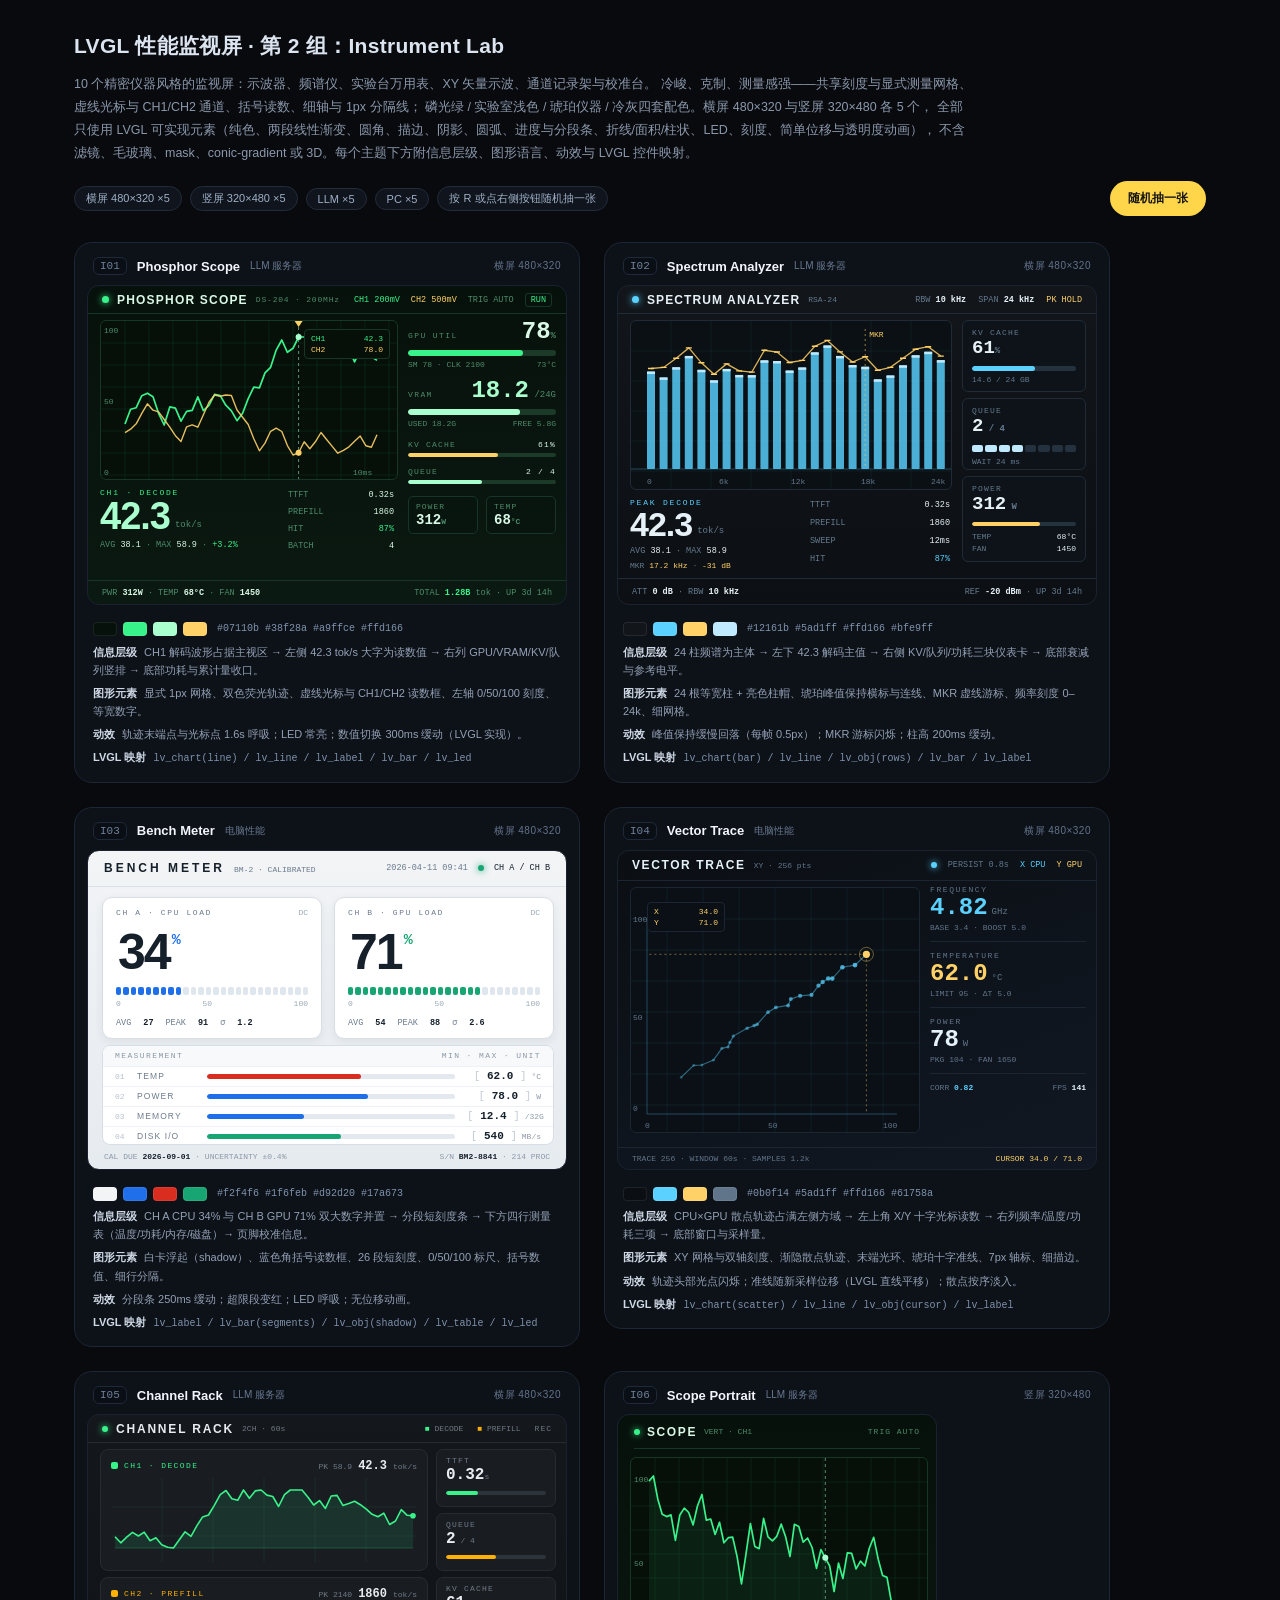
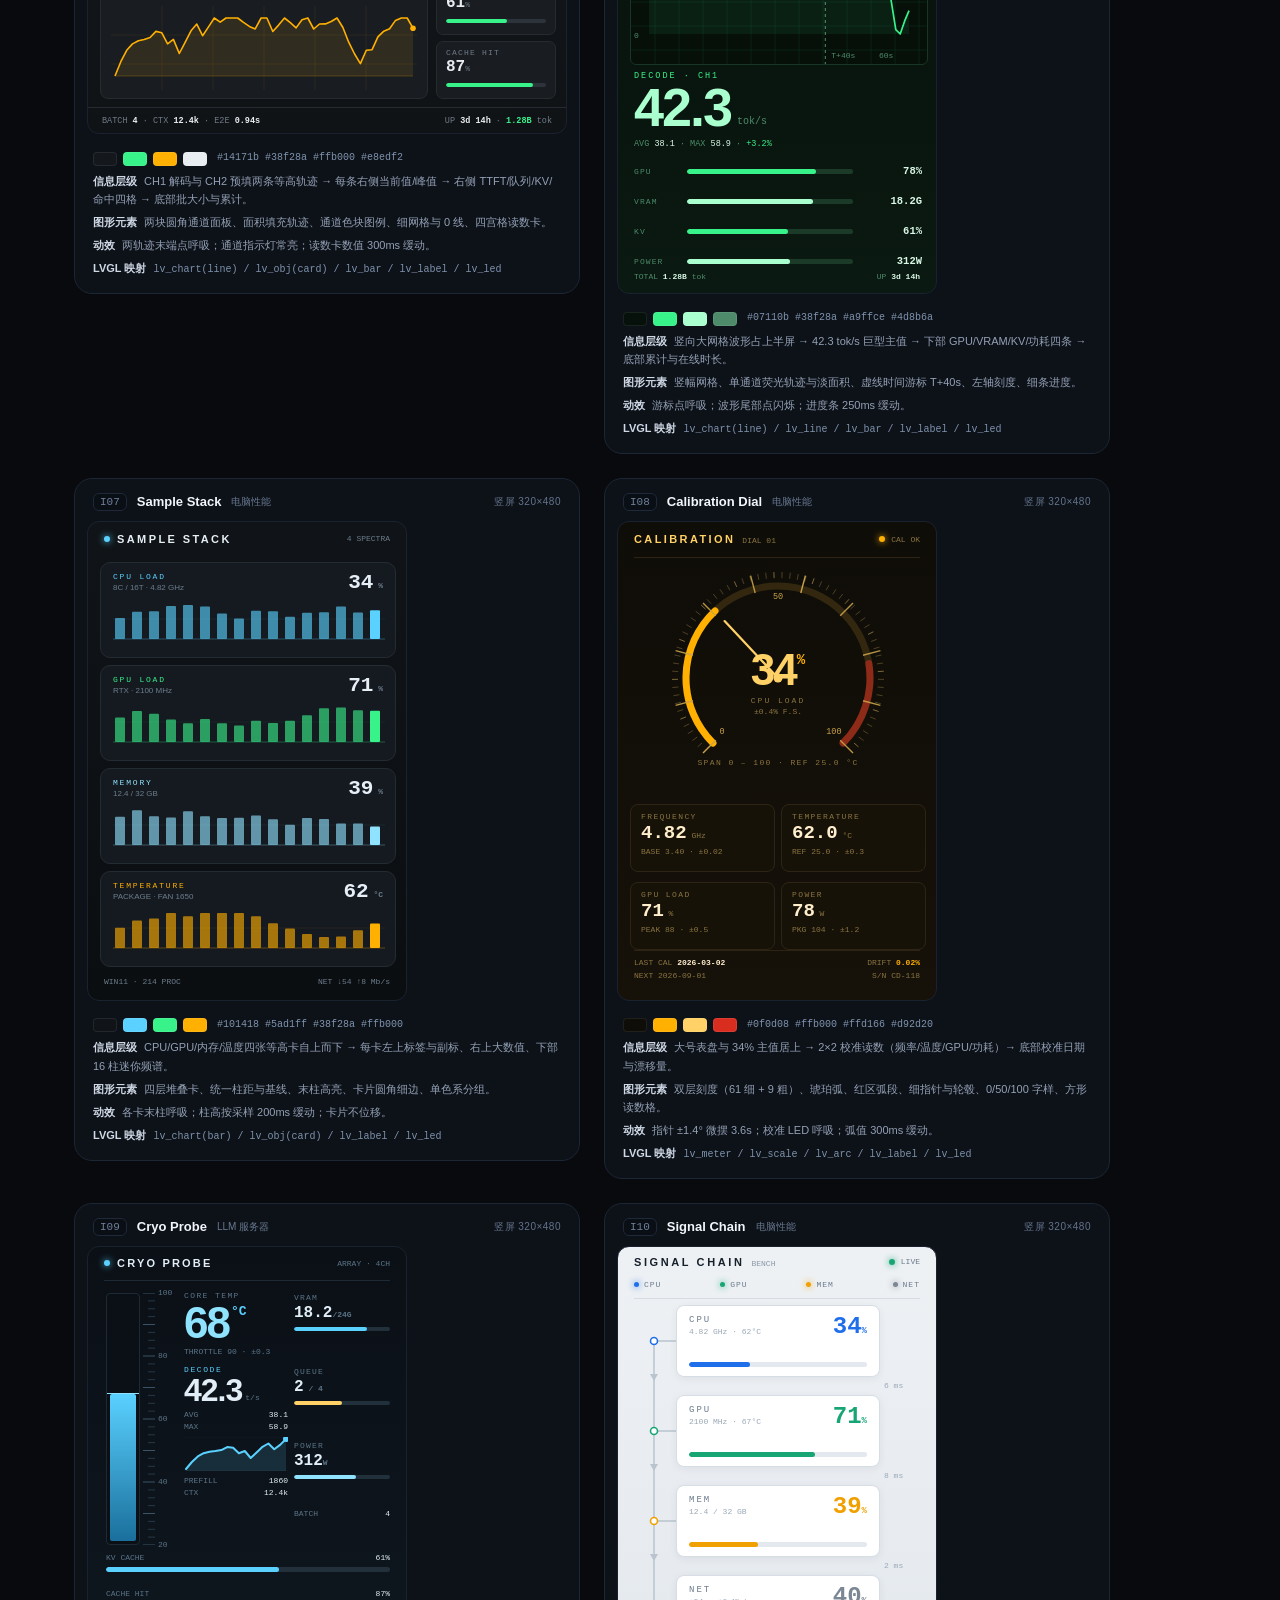
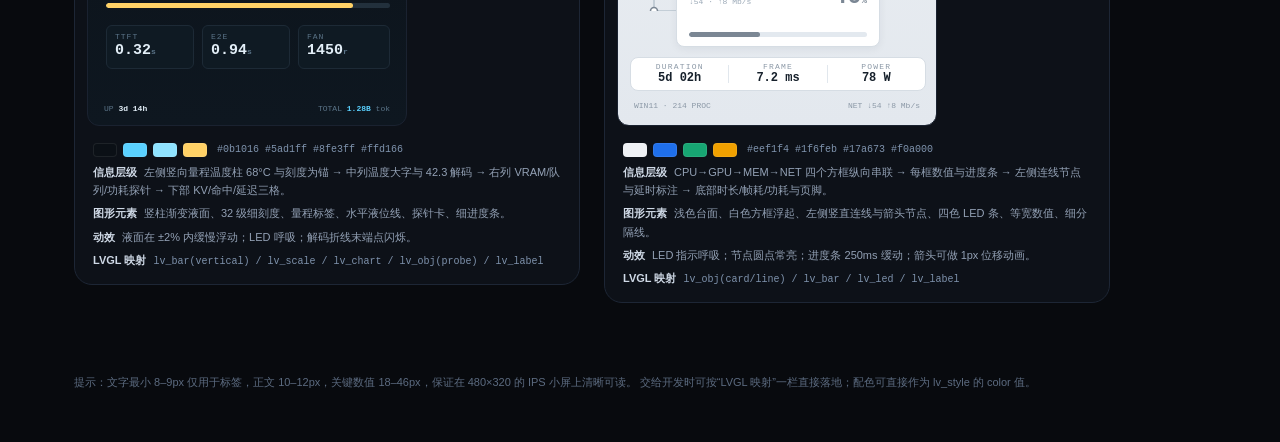
<file: docs/design/group2-instrument.html>
<!doctype html>
<html lang="zh-CN">
<head>
<meta charset="utf-8">
<meta name="viewport" content="width=device-width,initial-scale=1">
<title>LVGL 性能监视屏 · 主题抽卡（10 选）</title>
<style>
  *{box-sizing:border-box}
  html{scroll-behavior:smooth}
  body{margin:0;background:#080a0e;color:#dbe4ef;font-family:'Inter','PingFang SC','Microsoft YaHei','Helvetica Neue',Arial,sans-serif}
  .top{max-width:1180px;margin:0 auto;padding:32px 24px 6px}
  h1{font-size:21px;margin:0 0 8px;letter-spacing:.3px}
  .lead{font-size:12.5px;line-height:1.85;color:#8b98ab;max-width:900px}
  .bar{display:flex;flex-wrap:wrap;gap:8px;margin-top:16px;align-items:center}
  .chip{font-size:11px;border:1px solid #232c3a;background:#0f141d;border-radius:99px;padding:4px 11px;color:#9fb0c6}
  button{margin-left:auto;background:#ffd54a;color:#141414;border:0;border-radius:99px;padding:9px 18px;font-size:12px;font-weight:700;cursor:pointer;font-family:inherit}
  button:active{transform:translateY(1px)}
  .gallery{max-width:1180px;margin:0 auto;padding:20px 24px 70px;display:flex;flex-wrap:wrap;gap:24px;align-items:flex-start}
  .card{background:#0d1118;border:1px solid #1d2635;border-radius:18px;padding:12px;width:max-content;max-width:100%;transition:border-color .35s,box-shadow .35s}
  .card:hover{border-color:#2c3a4f}
  .card.pick{border-color:#ffd54a;box-shadow:0 0 0 3px rgba(255,213,74,.18)}
  .meta{display:flex;align-items:center;gap:10px;padding:2px 6px 10px;font-size:12px;color:#8b98ab}
  .meta .id{font-family:'SF Mono',Menlo,monospace;font-size:11px;color:#6f8099;border:1px solid #1f2939;background:#0a0e15;border-radius:6px;padding:2px 6px}
  .meta b{font-size:13px;color:#f2f6fb;font-weight:650}
  .meta .ori{margin-left:auto;font-size:10px;color:#63748c;letter-spacing:.5px}
  .scr{position:relative;overflow:hidden;border-radius:12px;display:block;border:1px solid #1a2230}
  .scr,.scr *{box-sizing:border-box}
  .spec{margin-top:12px;padding:4px 6px 2px;display:flex;flex-direction:column;gap:5px;font-size:11px;line-height:1.65;color:#93a1b5;max-width:480px}
  .spec b{color:#cfd9e6;font-weight:600;margin-right:7px}
  .spec code{font-family:'SF Mono',Menlo,monospace;font-size:10px;color:#7f93ad}
  .swatches{display:flex;align-items:center;gap:6px}
  .swatches i{width:24px;height:14px;border-radius:4px;display:block;border:1px solid rgba(255,255,255,.08)}
  .swatches code{margin-left:4px}
  .led{animation:blink 2.2s ease-in-out infinite}
  @keyframes blink{0%,100%{opacity:1}50%{opacity:.25}}
  @keyframes spin{to{transform:rotate(360deg)}}
  .orbit,.sweep{transform-box:view-box;animation:spin 12s linear infinite}
  .orbit{animation-duration:18s}
  .sweep{animation-duration:5s}
  @keyframes sway{from{transform:rotate(-1.4deg)}to{transform:rotate(1.4deg)}}
  .sway{animation:sway 3.6s ease-in-out infinite alternate}
  .blink{animation:blink 1.6s ease-in-out infinite}
  footer{max-width:1180px;margin:0 auto;padding:0 24px 50px;font-size:11px;color:#5c6b80;line-height:1.7}
</style>
</head>
<body>
<header class="top">
  <h1>LVGL 性能监视屏 · 第 2 组：Instrument Lab</h1>
  <p class="lead">
    10 个精密仪器风格的监视屏：示波器、频谱仪、实验台万用表、XY 矢量示波、通道记录架与校准台。
    冷峻、克制、测量感强——共享刻度与显式测量网格、虚线光标与 CH1/CH2 通道、括号读数、细轴与 1px 分隔线；
    磷光绿 / 实验室浅色 / 琥珀仪器 / 冷灰四套配色。横屏 480×320 与竖屏 320×480 各 5 个，
    全部只使用 LVGL 可实现元素（纯色、两段线性渐变、圆角、描边、阴影、圆弧、进度与分段条、折线/面积/柱状、LED、刻度、简单位移与透明度动画），
    不含滤镜、毛玻璃、mask、conic-gradient 或 3D。每个主题下方附信息层级、图形语言、动效与 LVGL 控件映射。
  </p>
  <div class="bar">
    <span class="chip">横屏 480×320 ×5</span>
    <span class="chip">竖屏 320×480 ×5</span>
    <span class="chip">LLM ×5</span>
    <span class="chip">PC ×5</span>
    <span class="chip">按 R 或点右侧按钮随机抽一张</span>
    <button onclick="window.__pick()">随机抽一张</button>
  </div>
</header>

<div id="app"></div>

<footer>
  提示：文字最小 8–9px 仅用于标签，正文 10–12px，关键数值 18–46px，保证在 480×320 的 IPS 小屏上清晰可读。
  交给开发时可按“LVGL 映射”一栏直接落地；配色可直接作为 lv_style 的 color 值。
</footer>

<script>
/* ================= 基础绘图助手（全部对应 LVGL 能力） ================= */
const FONT="'Inter','PingFang SC','Microsoft YaHei','Helvetica Neue',Arial,sans-serif";
const MONO="'SF Mono','JetBrains Mono',Menlo,Consolas,monospace";

function polar(cx,cy,r,deg){const a=(deg-90)*Math.PI/180;return [cx+r*Math.cos(a),cy+r*Math.sin(a)];}
function arcD(cx,cy,r,a0,a1){
  const s=polar(cx,cy,r,a0),e=polar(cx,cy,r,a1),big=(a1-a0)>180?1:0;
  return `M${s[0].toFixed(2)} ${s[1].toFixed(2)}A${r} ${r} 0 ${big} 1 ${e[0].toFixed(2)} ${e[1].toFixed(2)}`;
}
function gauge(o){
  const s=o.s,w=o.w||10,cx=s/2,cy=s/2,r=o.r||(s/2-w/2-2);
  const a0=o.a0==null?225:o.a0,a1=o.a1==null?495:o.a1,pct=Math.max(0,Math.min(100,o.pct));
  const endA=a0+(a1-a0)*pct/100;
  let out=`<svg width="${s}" height="${s}" viewBox="0 0 ${s} ${s}" style="display:block">`;
  out+=`<path d="${arcD(cx,cy,r,a0,a1)}" fill="none" stroke="${o.track}" stroke-width="${w}" stroke-linecap="round"/>`;
  if(o.glow) out+=`<path d="${arcD(cx,cy,r,a0,endA)}" fill="none" stroke="${o.color}" stroke-width="${w+10}" stroke-linecap="round" opacity=".14"/>`;
  if(pct>0) out+=`<path d="${arcD(cx,cy,r,a0,endA)}" fill="none" stroke="${o.color}" stroke-width="${w}" stroke-linecap="round"/>`;
  out+='</svg>';
  return out;
}
function ticks(cx,cy,r1,r2,a0,a1,n,color,w,op){
  let s='';const ww=w||1.5,oo=op==null?.4:op;
  for(let i=0;i<=n;i++){
    const a=a0+(a1-a0)*i/n,p1=polar(cx,cy,r1,a),p2=polar(cx,cy,r2,a);
    s+=`<line x1="${p1[0].toFixed(1)}" y1="${p1[1].toFixed(1)}" x2="${p2[0].toFixed(1)}" y2="${p2[1].toFixed(1)}" stroke="${color}" stroke-width="${ww}" opacity="${i%5===0?Math.min(1,oo+.4):oo}"/>`;
  }
  return s;
}
function needleGauge(o){
  const s=o.s,w=o.w||7,cx=s/2,cy=s/2,a0=225,a1=495,r=cx-w-8;
  const pct=Math.max(0,Math.min(100,o.pct)),ang=a0+(a1-a0)*pct/100;
  const np=polar(cx,cy,r-22,ang);
  return `<svg width="${s}" height="${s}" viewBox="0 0 ${s} ${s}" style="display:block">
    <path d="${arcD(cx,cy,r,a0,a1)}" fill="none" stroke="${o.track}" stroke-width="${w}" stroke-linecap="round"/>
    <path d="${arcD(cx,cy,r,a0+(a1-a0)*0.88,a1)}" fill="none" stroke="${o.redline||'#ff3b30'}" stroke-width="${w}" stroke-linecap="round" opacity=".8"/>
    <path d="${arcD(cx,cy,r,a0,ang)}" fill="none" stroke="${o.color}" stroke-width="${w}" stroke-linecap="round"/>
    ${ticks(cx,cy,r-9,r-3,a0,a1,27,o.tick||'#777',1.1,.28)}
    <g class="sway" style="transform-origin:${cx}px ${cy}px">
      <line x1="${cx}" y1="${cy}" x2="${np[0].toFixed(1)}" y2="${np[1].toFixed(1)}" stroke="${o.needle||'#fff'}" stroke-width="2.4" stroke-linecap="round"/>
      <circle cx="${cx}" cy="${cy}" r="4.5" fill="${o.needle||'#fff'}"/>
    </g>
  </svg>`;
}
function ringSVG(size,r,w,pct,color,track){
  const c=2*Math.PI*r;
  return `<svg width="${size}" height="${size}" viewBox="0 0 ${size} ${size}" style="display:block">
    <circle cx="${size/2}" cy="${size/2}" r="${r}" fill="none" stroke="${track}" stroke-width="${w}"/>
    <circle cx="${size/2}" cy="${size/2}" r="${r}" fill="none" stroke="${color}" stroke-width="${w}" stroke-linecap="round"
      stroke-dasharray="${(c*Math.max(0,Math.min(100,pct))/100).toFixed(1)} ${c.toFixed(1)}" transform="rotate(-90 ${size/2} ${size/2})"/>
  </svg>`;
}
function ringStack(size,list,track){
  let s=`<svg width="${size}" height="${size}" viewBox="0 0 ${size} ${size}" style="display:block">`;
  list.forEach(function(rg){
    const c=2*Math.PI*rg.r;
    s+=`<circle cx="${size/2}" cy="${size/2}" r="${rg.r}" fill="none" stroke="${track}" stroke-width="${rg.w}"/>`;
    s+=`<circle cx="${size/2}" cy="${size/2}" r="${rg.r}" fill="none" stroke="${rg.c}" stroke-width="${rg.w}" stroke-linecap="round" stroke-dasharray="${(c*rg.pct/100).toFixed(1)} ${c.toFixed(1)}" transform="rotate(-90 ${size/2} ${size/2})"/>`;
  });
  return s+'</svg>';
}
function spark(w,h,data,color,o){
  o=o||{};const pad=o.pad||2,min=o.min==null?Math.min.apply(null,data):o.min,max=o.max==null?Math.max.apply(null,data):o.max;
  const n=data.length;
  const pts=data.map(function(v,i){return [pad+i*(w-2*pad)/(n-1),h-pad-((v-min)/((max-min)||1))*(h-2*pad)];});
  const d=pts.map(function(p,i){return (i?'L':'M')+p[0].toFixed(1)+' '+p[1].toFixed(1);}).join('');
  let s='';
  if(o.fill) s+=`<path d="${d}L${pts[n-1][0].toFixed(1)} ${h}L${pts[0][0].toFixed(1)} ${h}Z" fill="${color}" opacity="${o.op==null?.14:o.op}"/>`;
  s+=`<path d="${d}" fill="none" stroke="${color}" stroke-width="${o.lw||2}" stroke-linejoin="round" stroke-linecap="round"/>`;
  if(o.dot) s+=`<circle class="blink" cx="${pts[n-1][0].toFixed(1)}" cy="${pts[n-1][1].toFixed(1)}" r="${o.dotR||3}" fill="${color}"/>`;
  const grid=o.grid?Array.from({length:o.grid},function(_,i){return `<line x1="0" x2="${w}" y1="${(h/(o.grid-1))*i}" y2="${(h/(o.grid-1))*i}" stroke="${o.gridColor||color}" opacity=".10"/>`;}).join(''):'';
  return `<svg width="${w}" height="${h}" style="display:block">${grid}${s}</svg>`;
}
function multiSpark(w,h,list){
  let all=[];list.forEach(function(s){all=all.concat(s.data);});
  const min=Math.min.apply(null,all),max=Math.max.apply(null,all);
  let out='';
  for(let i=0;i<3;i++) out+=`<line x1="0" x2="${w}" y1="${(h/2)*i}" y2="${(h/2)*i}" stroke="#ffffff" opacity=".06"/>`;
  list.forEach(function(s){
    const n=s.data.length;
    const pts=s.data.map(function(v,i){return [i*(w-2)/(n-1)+1,h-2-((v-min)/((max-min)||1))*(h-4)];});
    const d=pts.map(function(p,i){return (i?'L':'M')+p[0].toFixed(1)+' '+p[1].toFixed(1);}).join('');
    out+=`<path d="${d}L${w-1} ${h}L1 ${h}Z" fill="${s.color}" opacity=".11"/>`;
    out+=`<path d="${d}" fill="none" stroke="${s.color}" stroke-width="2" stroke-linejoin="round" stroke-linecap="round"/>`;
    const last=pts[n-1];
    out+=`<circle class="blink" cx="${last[0].toFixed(1)}" cy="${last[1].toFixed(1)}" r="2.6" fill="${s.color}"/>`;
  });
  return `<svg width="${w}" height="${h}" style="display:block">${out}</svg>`;
}
function rnd(seed){let s=seed;return function(){s=(s*9301+49297)%233280;return s/233280;};}
function series(n,base,amp,seed){
  const r=rnd(seed),a=[];let v=base;
  for(let i=0;i<n;i++){v=Math.max(base*.35,Math.min(base*1.45,v+(r()-.48)*amp));a.push(v);}
  return a;
}
function bar(pct,color,track,h,w){
  const hh=h||7;
  return `<div style="width:${w||'100%'};height:${hh}px;background:${track};border-radius:99px;overflow:hidden"><div style="width:${Math.max(0,Math.min(100,pct))}%;height:100%;background:${color};border-radius:99px"></div></div>`;
}
function seg(pct,color,dim,n,h){
  const num=n||20,hh=h||10,on=Math.round(Math.max(0,Math.min(100,pct))/100*num);
  let s='';
  for(let i=0;i<num;i++) s+=`<div style="flex:1;height:${hh}px;border-radius:2px;background:${i<on?color:dim}"></div>`;
  return `<div style="display:flex;gap:2px">${s}</div>`;
}
function gridBG(w,h,color,step,op){
  let s='';
  for(let x=step;x<w;x+=step) s+=`<line x1="${x}" y1="0" x2="${x}" y2="${h}" stroke="${color}" stroke-width="1"/>`;
  for(let y=step;y<h;y+=step) s+=`<line x1="0" y1="${y}" x2="${w}" y2="${y}" stroke="${color}" stroke-width="1"/>`;
  return `<div style="position:absolute;inset:0;opacity:${op}"><svg width="${w}" height="${h}">${s}</svg></div>`;
}
function led(c,s){
  const ss=s||7;
  return `<span class="led" style="display:inline-block;width:${ss}px;height:${ss}px;border-radius:50%;background:${c};box-shadow:0 0 7px ${c}"></span>`;
}
function st(l,v,u,c,p,size){
  return `<div style="min-width:0"><div style="font-size:9px;letter-spacing:1.2px;color:${p.dim};white-space:nowrap">${l}</div><div style="font-size:${size||15}px;font-weight:700;color:${c||p.txt};line-height:1.2;white-space:nowrap">${v}<span style="font-size:9px;font-weight:500;color:${p.dim}"> ${u||''}</span></div></div>`;
}

/* ================= 示例数据 ================= */
const L={
  model:'Qwen3-32B',decode:'42.3',avg:'38.1',max:'58.9',prefill:'1860',ttft:'0.32s',
  gpu:78,vram:'18.2',vramTot:'24',vramPct:76,kv:61,power:312,temp:68,queue:2,batch:4,
  uptime:'3d 14h',total:'1.28B',cache:87,cpu:22,ram:'41.7',ramTot:'64',net:128,fan:1450,ctx:'12.4k'
};
const Pd={
  cpu:34,avg:27,max:91,freq:'4.82',temp:62,power:78,ram:'12.4',ramTot:'32',ramPct:39,
  gpu:71,gpuTemp:67,gpuPower:210,vram:'6.8',vramTot:'12',vramPct:57,
  diskR:540,diskW:120,netD:54,netU:8,fanC:1200,fanG:1650,up:'5d 02h',proc:214,batt:82,fps:141
};


/* ================= 第 2 组共享测量助手（纯 LVGL 可绘制元素） ================= */
function g2trace(vals,x0,x1,top,hh){
  const mn=Math.min.apply(null,vals),mx=Math.max.apply(null,vals);
  return vals.map(function(v,i){return [+(x0+i*(x1-x0)/(vals.length-1)).toFixed(1),+(top+hh-((v-mn)/((mx-mn)||1))*hh).toFixed(1)];});
}
function g2d(q){return q.map(function(p,i){return (i?'L':'M')+p[0]+' '+p[1];}).join('');}
function g2grid(w,h,sx,sy,c,op){
  let s='';
  for(let x=sx;x<w;x+=sx) s+=`<line x1="${x}" y1="0" x2="${x}" y2="${h}" stroke="${c}" stroke-width="1" opacity="${op}"/>`;
  for(let y=sy;y<h;y+=sy) s+=`<line x1="0" y1="${y}" x2="${w}" y2="${y}" stroke="${c}" stroke-width="1" opacity="${op}"/>`;
  return s;
}
function g2tick(x0,y0,w,h,color){
  let s='';
  for(let x=0;x<=w;x+=w/8) s+=`<line x1="${x0+x}" y1="${y0+h}" x2="${x0+x}" y2="${y0+h-3}" stroke="${color}" stroke-width="1"/>`;
  return s;
}

/* ================= I01 Phosphor Scope（横 · LLM） ================= */
function I01(){
  const p={bg:'#07110b',bg2:'#0a1911',acc:'#38f28a',acc2:'#a9ffce',acc3:'#ffd166',txt:'#d9f8e6',dim:'#4d8b6a',line:'#163626',track:'#1c3a28'};
  const W=296,H=158;
  const q1=g2trace(series(46,47,9,5),24,276,16,88);
  const q2=g2trace(series(46,27,7,19),24,276,74,60);
  const cx=q1[31][0];
  const sub=function(a,b){
    return `<div style="font-family:${MONO};font-size:8px;color:${p.dim};margin-top:4px;display:flex;justify-content:space-between"><span>${a}</span><span>${b}</span></div>`;
  };
  const mini=function(l,v,u){
    return `<div style="flex:1;border:1px solid ${p.line};border-radius:5px;padding:5px 7px;background:#08150e">
      <div style="font-family:${MONO};font-size:8px;letter-spacing:1px;color:${p.dim}">${l}</div>
      <div style="font-family:${MONO};font-size:14px;font-weight:700;color:${p.txt};margin-top:1px;white-space:nowrap">${v}<span style="font-size:8px;color:${p.dim}">${u}</span></div>
    </div>`;
  };
  return `<div class="scr" style="position:relative;overflow:hidden;width:480px;height:320px;background:linear-gradient(180deg,${p.bg},${p.bg2});font-family:${FONT};color:${p.txt}">
    <div style="position:absolute;left:0;right:0;top:0;height:28px;display:flex;align-items:center;justify-content:space-between;padding:0 14px;border-bottom:1px solid ${p.line}">
      <div style="display:flex;align-items:center;gap:8px">
        ${led(p.acc,7)}
        <span style="font-size:12px;font-weight:700;letter-spacing:1.2px">PHOSPHOR SCOPE</span>
        <span style="font-family:${MONO};font-size:8px;letter-spacing:.8px;color:${p.dim}">DS-204 · 200MHz</span>
      </div>
      <div style="display:flex;align-items:center;gap:11px;font-family:${MONO};font-size:8.5px">
        <span style="color:${p.acc}">CH1 200mV</span>
        <span style="color:${p.acc3}">CH2 500mV</span>
        <span style="color:${p.dim}">TRIG AUTO</span>
        <span style="color:${p.acc};border:1px solid ${p.line};border-radius:3px;padding:1px 5px">RUN</span>
      </div>
    </div>

    <div style="position:absolute;left:12px;top:34px;width:298px;height:160px;border:1px solid ${p.line};border-radius:6px;background:#061009;overflow:hidden">
      <svg width="296" height="158" style="display:block">
        ${g2grid(W,H,24,22,p.acc,.075)}
        <path d="${g2d(q1)}" fill="none" stroke="${p.acc}" stroke-width="1.7" stroke-linejoin="round"/>
        <path d="${g2d(q2)}" fill="none" stroke="${p.acc3}" stroke-width="1.4" stroke-linejoin="round" opacity=".9"/>
        <line x1="${cx}" y1="0" x2="${cx}" y2="${H}" stroke="${p.acc2}" stroke-width="1" stroke-dasharray="3 3" opacity=".55"/>
        <polygon points="${cx-4},0 ${cx+4},0 ${cx},6" fill="${p.acc3}"/>
        <circle cx="${q1[31][0]}" cy="${q1[31][1]}" r="3" fill="${p.acc2}"/>
        <circle cx="${q2[31][0]}" cy="${q2[31][1]}" r="3" fill="${p.acc3}"/>
        <text x="3" y="12" font-family="${MONO}" font-size="8" fill="${p.dim}">100</text>
        <text x="3" y="83" font-family="${MONO}" font-size="8" fill="${p.dim}">50</text>
        <text x="3" y="154" font-family="${MONO}" font-size="8" fill="${p.dim}">0</text>
        <text x="252" y="154" font-family="${MONO}" font-size="8" fill="${p.dim}">10ms</text>
      </svg>
      <div style="position:absolute;left:203px;top:8px;width:86px;background:#061009;border:1px solid ${p.line};border-radius:4px;padding:4px 6px">
        <div style="font-family:${MONO};font-size:8px;color:${p.acc};display:flex;justify-content:space-between"><span>CH1</span><span>42.3</span></div>
        <div style="font-family:${MONO};font-size:8px;color:${p.acc3};display:flex;justify-content:space-between;margin-top:2px"><span>CH2</span><span>78.0</span></div>
      </div>
    </div>

    <div style="position:absolute;left:12px;top:202px;width:180px">
      <div style="font-family:${MONO};font-size:8px;letter-spacing:1.8px;color:${p.acc}">CH1 · DECODE</div>
      <div style="display:flex;align-items:flex-end;gap:5px;margin-top:1px">
        <div style="font-size:38px;font-weight:800;line-height:.95;letter-spacing:-1px;color:${p.acc2}">42.3</div>
        <div style="font-family:${MONO};font-size:9px;color:${p.dim};padding-bottom:4px">tok/s</div>
      </div>
      <div style="font-family:${MONO};font-size:8.5px;color:${p.dim};margin-top:6px">AVG <span style="color:${p.txt}">38.1</span> · MAX <span style="color:${p.txt}">58.9</span> · <span style="color:${p.acc}">+3.2%</span></div>
    </div>

    <div style="position:absolute;left:200px;top:204px;width:106px;font-family:${MONO};font-size:8.5px;color:${p.dim}">
      <div style="display:flex;justify-content:space-between;margin-bottom:7px"><span>TTFT</span><span style="color:${p.txt}">0.32s</span></div>
      <div style="display:flex;justify-content:space-between;margin-bottom:7px"><span>PREFILL</span><span style="color:${p.txt}">1860</span></div>
      <div style="display:flex;justify-content:space-between;margin-bottom:7px"><span>HIT</span><span style="color:${p.acc}">87%</span></div>
      <div style="display:flex;justify-content:space-between"><span>BATCH</span><span style="color:${p.txt}">4</span></div>
    </div>

    <div style="position:absolute;left:320px;top:34px;width:148px">
      <div style="margin-bottom:10px">
        <div style="display:flex;align-items:baseline;justify-content:space-between">
          <span style="font-family:${MONO};font-size:8px;letter-spacing:1.4px;color:${p.dim}">GPU UTIL</span>
          <span style="font-family:${MONO};font-size:24px;font-weight:700;color:${p.txt};line-height:1">78<span style="font-size:9px;color:${p.dim}">%</span></span>
        </div>
        <div style="margin-top:6px">${bar(78,p.acc,p.track,6)}</div>
        ${sub('SM 78 · CLK 2100','73°C')}
      </div>
      <div style="margin-bottom:12px">
        <div style="display:flex;align-items:baseline;justify-content:space-between">
          <span style="font-family:${MONO};font-size:8px;letter-spacing:1.4px;color:${p.dim}">VRAM</span>
          <span style="font-family:${MONO};font-size:24px;font-weight:700;color:${p.acc2};line-height:1">18.2<span style="font-size:9px;font-weight:500;color:${p.dim}"> /24G</span></span>
        </div>
        <div style="margin-top:6px">${bar(76,p.acc2,p.track,6)}</div>
        ${sub('USED 18.2G','FREE 5.8G')}
      </div>
      <div style="margin-bottom:10px">
        <div style="display:flex;justify-content:space-between;font-family:${MONO};font-size:8px;letter-spacing:1.2px;color:${p.dim}"><span>KV CACHE</span><span style="color:${p.txt}">61%</span></div>
        <div style="margin-top:4px">${bar(61,p.acc3,p.track,4)}</div>
      </div>
      <div style="margin-bottom:12px">
        <div style="display:flex;justify-content:space-between;font-family:${MONO};font-size:8px;letter-spacing:1.2px;color:${p.dim}"><span>QUEUE</span><span style="color:${p.txt}">2 / 4</span></div>
        <div style="margin-top:4px">${bar(50,p.acc2,p.track,4)}</div>
      </div>
      <div style="display:flex;gap:8px">
        ${mini('POWER','312','W')}
        ${mini('TEMP','68','°C')}
      </div>
    </div>

    <div style="position:absolute;left:0;right:0;bottom:0;height:24px;border-top:1px solid ${p.line};display:flex;align-items:center;justify-content:space-between;padding:0 14px;font-family:${MONO};font-size:8.5px;color:${p.dim}">
      <span>PWR <b style="color:${p.txt}">312W</b> · TEMP <b style="color:${p.txt}">68°C</b> · FAN <b style="color:${p.txt}">1450</b></span>
      <span>TOTAL <b style="color:${p.acc}">1.28B</b> tok · UP 3d 14h</span>
    </div>
  </div>`;
}

/* ================= I02 Spectrum Analyzer（横 · LLM） ================= */
function I02(){
  const p={bg:'#12161b',bg2:'#0c1014',acc:'#5ad1ff',acc2:'#bfe9ff',acc3:'#ffd166',txt:'#e6f0f7',dim:'#64798d',line:'#212b36',track:'#243240'};
  const hs=series(24,60,20,33).map(function(v){return Math.max(16,Math.min(144,v*1.6));});
  const pk=hs.map(function(h,i){return Math.min(150,h+3+((i*7)%8));});
  const bx=function(i){return +(16+i*12.6).toFixed(1);};
  let bars='',hold='',pp=[];
  for(let i=0;i<24;i++){
    const y=+(148-hs[i]).toFixed(1);
    bars+=`<rect x="${bx(i)}" y="${y}" width="8" height="${hs[i].toFixed(1)}" rx="1" fill="${p.acc}" opacity=".82"/>`;
    bars+=`<rect x="${bx(i)}" y="${y}" width="8" height="2.5" fill="${p.acc2}"/>`;
    const py=+(148-pk[i]).toFixed(1);
    hold+=`<line x1="${bx(i)+1}" y1="${py}" x2="${bx(i)+7}" y2="${py}" stroke="${p.acc3}" stroke-width="1.4"/>`;
    pp.push((bx(i)+4)+','+py);
  }
  const marker=+(bx(17)+4).toFixed(1);
  return `<div class="scr" style="position:relative;overflow:hidden;width:480px;height:320px;background:linear-gradient(180deg,${p.bg},${p.bg2});font-family:${FONT};color:${p.txt}">
    <div style="position:absolute;left:0;right:0;top:0;height:28px;display:flex;align-items:center;justify-content:space-between;padding:0 14px;border-bottom:1px solid ${p.line}">
      <div style="display:flex;align-items:center;gap:8px">
        ${led(p.acc,7)}
        <span style="font-size:12px;font-weight:700;letter-spacing:1.1px">SPECTRUM ANALYZER</span>
        <span style="font-family:${MONO};font-size:8px;color:${p.dim}">RSA-24</span>
      </div>
      <div style="display:flex;align-items:center;gap:12px;font-family:${MONO};font-size:8.5px;color:${p.dim}">
        <span>RBW <b style="color:${p.txt}">10 kHz</b></span>
        <span>SPAN <b style="color:${p.txt}">24 kHz</b></span>
        <span style="color:${p.acc3}">PK HOLD</span>
      </div>
    </div>

    <div style="position:absolute;left:12px;top:34px;width:322px;height:170px;border:1px solid ${p.line};border-radius:6px;background:#0b1014;overflow:hidden">
      <svg width="320" height="168" style="display:block">
        ${g2grid(320,168,40,30,p.acc,.06)}
        <line x1="0" y1="148" x2="320" y2="148" stroke="${p.acc}" stroke-width="1" opacity=".3"/>
        ${bars}
        <polyline points="${pp.join(' ')}" fill="none" stroke="${p.acc3}" stroke-width="1.3" opacity=".85"/>
        ${hold}
        <line x1="${marker}" y1="8" x2="${marker}" y2="148" stroke="${p.acc3}" stroke-width="1" stroke-dasharray="2 3" opacity=".55"/>
        <text x="${marker+4}" y="16" font-family="${MONO}" font-size="8" fill="${p.acc3}">MKR</text>
        <text x="16" y="163" font-family="${MONO}" font-size="8" fill="${p.dim}">0</text>
        <text x="88" y="163" font-family="${MONO}" font-size="8" fill="${p.dim}">6k</text>
        <text x="160" y="163" font-family="${MONO}" font-size="8" fill="${p.dim}">12k</text>
        <text x="230" y="163" font-family="${MONO}" font-size="8" fill="${p.dim}">18k</text>
        <text x="300" y="163" font-family="${MONO}" font-size="8" fill="${p.dim}">24k</text>
      </svg>
    </div>

    <div style="position:absolute;left:12px;top:212px;width:172px">
      <div style="font-family:${MONO};font-size:8px;letter-spacing:1.8px;color:${p.acc}">PEAK DECODE</div>
      <div style="display:flex;align-items:flex-end;gap:5px;margin-top:1px">
        <div style="font-size:34px;font-weight:800;line-height:.95;letter-spacing:-1px">42.3</div>
        <div style="font-family:${MONO};font-size:9px;color:${p.dim};padding-bottom:4px">tok/s</div>
      </div>
      <div style="font-family:${MONO};font-size:8.5px;color:${p.dim};margin-top:6px">AVG <span style="color:${p.txt}">38.1</span> · MAX <span style="color:${p.txt}">58.9</span></div>
      <div style="font-family:${MONO};font-size:8px;color:${p.dim};margin-top:5px">MKR <span style="color:${p.acc3}">17.2 kHz</span> · <span style="color:${p.acc3}">-31 dB</span></div>
    </div>

    <div style="position:absolute;left:192px;top:214px;width:140px;font-family:${MONO};font-size:8.5px;color:${p.dim}">
      <div style="display:flex;justify-content:space-between;margin-bottom:8px"><span>TTFT</span><span style="color:${p.txt}">0.32s</span></div>
      <div style="display:flex;justify-content:space-between;margin-bottom:8px"><span>PREFILL</span><span style="color:${p.txt}">1860</span></div>
      <div style="display:flex;justify-content:space-between;margin-bottom:8px"><span>SWEEP</span><span style="color:${p.txt}">12ms</span></div>
      <div style="display:flex;justify-content:space-between"><span>HIT</span><span style="color:${p.acc}">87%</span></div>
    </div>

    <div style="position:absolute;left:344px;top:34px;width:124px;height:72px;background:#0d1319;border:1px solid ${p.line};border-radius:6px;padding:7px 9px">
      <div style="font-family:${MONO};font-size:8px;letter-spacing:1.2px;color:${p.dim}">KV CACHE</div>
      <div style="font-family:${MONO};font-size:19px;font-weight:700;line-height:1.15;margin-top:1px">61<span style="font-size:9px;color:${p.dim}">%</span></div>
      <div style="margin-top:6px">${bar(61,p.acc,p.track,5)}</div>
      <div style="font-family:${MONO};font-size:8px;color:${p.dim};margin-top:4px">14.6 / 24 GB</div>
    </div>

    <div style="position:absolute;left:344px;top:112px;width:124px;height:72px;background:#0d1319;border:1px solid ${p.line};border-radius:6px;padding:7px 9px">
      <div style="font-family:${MONO};font-size:8px;letter-spacing:1.2px;color:${p.dim}">QUEUE</div>
      <div style="font-family:${MONO};font-size:19px;font-weight:700;line-height:1.15;margin-top:1px">2<span style="font-size:9px;color:${p.dim}"> / 4</span></div>
      <div style="margin-top:7px">${seg(50,p.acc2,p.track,8,7)}</div>
      <div style="font-family:${MONO};font-size:8px;color:${p.dim};margin-top:5px">WAIT 24 ms</div>
    </div>

    <div style="position:absolute;left:344px;top:190px;width:124px;height:86px;background:#0d1319;border:1px solid ${p.line};border-radius:6px;padding:7px 9px">
      <div style="font-family:${MONO};font-size:8px;letter-spacing:1.2px;color:${p.dim}">POWER</div>
      <div style="font-family:${MONO};font-size:19px;font-weight:700;line-height:1.15;margin-top:1px">312<span style="font-size:9px;color:${p.dim}"> W</span></div>
      <div style="margin-top:6px">${bar(65,p.acc3,p.track,4)}</div>
      <div style="font-family:${MONO};font-size:8px;color:${p.dim};margin-top:6px;display:flex;justify-content:space-between"><span>TEMP</span><span style="color:${p.txt}">68°C</span></div>
      <div style="font-family:${MONO};font-size:8px;color:${p.dim};margin-top:3px;display:flex;justify-content:space-between"><span>FAN</span><span style="color:${p.txt}">1450</span></div>
    </div>

    <div style="position:absolute;left:0;right:0;bottom:0;height:26px;border-top:1px solid ${p.line};display:flex;align-items:center;justify-content:space-between;padding:0 14px;font-family:${MONO};font-size:8.5px;color:${p.dim}">
      <span>ATT <b style="color:${p.txt}">0 dB</b> · RBW <b style="color:${p.txt}">10 kHz</b></span>
      <span>REF <b style="color:${p.txt}">-20 dBm</b> · UP 3d 14h</span>
    </div>
  </div>`;
}

/* ================= I03 Bench Meter（横 · PC · 浅色实验台） ================= */
function I03(){
  const p={bg:'#f2f4f6',bg2:'#e6ebef',acc:'#1f6feb',acc2:'#d92d20',acc3:'#17a673'};
  const card=function(x,ch,lab,val,color,avg,pk,sig){
    return `<div style="position:absolute;left:${x}px;top:46px;width:220px;height:142px;background:#ffffff;border:1px solid #d7dee6;border-radius:10px;box-shadow:0 3px 10px rgba(23,36,50,.07);padding:10px 13px;display:flex;flex-direction:column;justify-content:space-between">
      <div style="display:flex;align-items:center;justify-content:space-between">
        <span style="font-family:${MONO};font-size:8px;letter-spacing:1.6px;color:#6b7a8c">${ch} · ${lab}</span>
        <span style="font-family:${MONO};font-size:8px;color:#9aa8b6">DC</span>
      </div>
      <div style="position:relative;display:flex;align-items:flex-start;gap:2px;padding-left:2px">
        <span style="font-size:50px;font-weight:800;line-height:1;letter-spacing:-2px;color:#16202b">${val}</span>
        <span style="font-family:${MONO};font-size:15px;font-weight:700;color:${color};padding-top:5px">%</span>
      </div>
      <div>
        ${seg(val,color,'#dfe6ed',26,8)}
        <div style="display:flex;justify-content:space-between;margin-top:4px;font-family:${MONO};font-size:8px;color:#9aa8b6"><span>0</span><span>50</span><span>100</span></div>
      </div>
      <div style="display:flex;gap:12px;font-family:${MONO};font-size:8.5px;color:#6b7a8c">AVG <b style="color:#16202b">${avg}</b> PEAK <b style="color:#16202b">${pk}</b> σ <b style="color:#16202b">${sig}</b></div>
    </div>`;
  };
  const row=function(i,lab,v,u,pct,c){
    return `<div style="display:flex;align-items:center;height:20px;padding:0 12px;border-top:1px solid #eef2f6">
      <span style="font-family:${MONO};font-size:8px;color:#b6c1cc;width:22px">${i}</span>
      <span style="font-size:8.5px;letter-spacing:1.1px;color:#6b7a8c;width:70px;white-space:nowrap">${lab}</span>
      <div style="flex:1;margin-right:12px">${bar(pct,c,'#e3e9ef',5)}</div>
      <span style="font-family:${MONO};font-size:11px;font-weight:700;color:#16202b;width:74px;text-align:right;white-space:nowrap"><span style="color:#c3ccd6;font-weight:400">[</span> ${v} <span style="color:#c3ccd6;font-weight:400">]</span><span style="font-size:8px;font-weight:500;color:#8b98a6"> ${u}</span></span>
    </div>`;
  };
  return `<div class="scr" style="position:relative;overflow:hidden;width:480px;height:320px;background:linear-gradient(180deg,${p.bg},${p.bg2});font-family:${FONT};color:#16202b">
    <div style="position:absolute;left:0;right:0;top:0;height:36px;display:flex;align-items:center;justify-content:space-between;padding:0 16px;border-bottom:1px solid #d9e0e7">
      <div style="display:flex;align-items:baseline;gap:9px">
        <span style="font-size:12px;font-weight:800;letter-spacing:3px">BENCH METER</span>
        <span style="font-family:${MONO};font-size:8px;color:#6b7a8c">BM-2 · CALIBRATED</span>
      </div>
      <div style="display:flex;align-items:center;gap:10px;font-family:${MONO};font-size:8.5px;color:#6b7a8c">
        <span>2026-04-11 09:41</span>
        ${led(p.acc3,6)}
        <span style="color:#16202b">CH A / CH B</span>
      </div>
    </div>

    ${card(14,'CH A','CPU LOAD','34',p.acc,'27','91','1.2')}
    ${card(246,'CH B','GPU LOAD','71',p.acc3,'54','88','2.6')}

    <div style="position:absolute;left:14px;top:194px;width:452px;height:100px;background:#ffffff;border:1px solid #d7dee6;border-radius:8px;overflow:hidden">
      <div style="display:flex;align-items:center;justify-content:space-between;height:20px;padding:0 12px;background:#f7f9fb;font-family:${MONO};font-size:8px;letter-spacing:1.4px;color:#8b98a6">
        <span>MEASUREMENT</span><span>MIN · MAX · UNIT</span>
      </div>
      ${row('01','TEMP','62.0','°C',62,p.acc2)}
      ${row('02','POWER','78.0','W',65,p.acc)}
      ${row('03','MEMORY','12.4','/32G',39,p.acc)}
      ${row('04','DISK I/O','540','MB/s',54,p.acc3)}
    </div>

    <div style="position:absolute;left:16px;right:16px;bottom:0;height:24px;display:flex;align-items:center;justify-content:space-between;font-family:${MONO};font-size:8px;color:#8b98a6">
      <span>CAL DUE <b style="color:#16202b">2026-09-01</b> · UNCERTAINTY ±0.4%</span>
      <span>S/N <b style="color:#16202b">BM2-8841</b> · 214 PROC</span>
    </div>
  </div>`;
}

/* ================= I04 Vector Trace（横 · PC · XY 示波） ================= */
function I04(){
  const p={bg:'#0b0f14',bg2:'#111823',acc:'#5ad1ff',acc2:'#ffd166',txt:'#e6f2fa',dim:'#61758a',line:'#1b2632',track:'#243244'};
  const W=288,H=244;
  const xs=series(24,14,5,5).map(function(v,i){return Math.min(88,v+i*3.0);});
  const ys=series(24,16,7,17).map(function(v,i){return Math.min(86,v+i*3.1);});
  const px=function(v){return +(16+v/100*250).toFixed(1);};
  const py=function(v){return +(226-v/100*194).toFixed(1);};
  const q=xs.map(function(v,i){return [px(v),py(ys[i])];});
  const head=q[q.length-1];
  const bx=Math.min(head[0]+12,W-86), by=Math.max(head[1]-44,6);
  let dots='';
  q.forEach(function(pt,i){dots+=`<circle cx="${pt[0]}" cy="${pt[1]}" r="${(1.4+i*0.045).toFixed(1)}" fill="${p.acc}" opacity="${(0.3+i*0.023).toFixed(2)}"/>`;});
  const cell=function(lab,v,u,sub,color){
    return `<div style="padding-bottom:9px;border-bottom:1px solid ${p.line};margin-bottom:9px">
      <div style="font-family:${MONO};font-size:8px;letter-spacing:1.6px;color:${p.dim}">${lab}</div>
      <div style="display:flex;align-items:baseline;gap:4px;margin-top:2px">
        <span style="font-family:${MONO};font-size:24px;font-weight:700;line-height:1;color:${color||p.txt}">${v}</span>
        <span style="font-family:${MONO};font-size:9px;color:${p.dim}">${u}</span>
      </div>
      <div style="font-family:${MONO};font-size:8px;color:${p.dim};margin-top:3px">${sub}</div>
    </div>`;
  };
  return `<div class="scr" style="position:relative;overflow:hidden;width:480px;height:320px;background:linear-gradient(160deg,${p.bg},${p.bg2});font-family:${FONT};color:${p.txt}">
    <div style="position:absolute;left:0;right:0;top:0;height:30px;display:flex;align-items:center;justify-content:space-between;padding:0 14px;border-bottom:1px solid ${p.line}">
      <div style="display:flex;align-items:center;gap:8px">
        <span style="font-size:12px;font-weight:700;letter-spacing:1.6px">VECTOR TRACE</span>
        <span style="font-family:${MONO};font-size:8px;color:${p.dim}">XY · 256 pts</span>
      </div>
      <div style="display:flex;align-items:center;gap:11px;font-family:${MONO};font-size:8.5px;color:${p.dim}">
        ${led(p.acc,6)}
        <span>PERSIST 0.8s</span>
        <span style="color:${p.acc}">X CPU</span>
        <span style="color:${p.acc2}">Y GPU</span>
      </div>
    </div>

    <div style="position:absolute;left:12px;top:36px;width:290px;height:246px;border:1px solid ${p.line};border-radius:6px;background:#0a1016;overflow:hidden">
      <svg width="288" height="244" style="display:block">
        ${g2grid(W,H,36,31,p.acc,.07)}
        <line x1="16" y1="226" x2="266" y2="226" stroke="${p.acc}" stroke-width="1" opacity=".3"/>
        <line x1="16" y1="30" x2="16" y2="226" stroke="${p.acc}" stroke-width="1" opacity=".3"/>
        <polyline points="${q.map(function(pt){return pt[0]+','+pt[1];}).join(' ')}" fill="none" stroke="${p.acc}" stroke-width="1.2" opacity=".45"/>
        ${dots}
        <line x1="${head[0]}" y1="${head[1]}" x2="16" y2="${head[1]}" stroke="${p.acc2}" stroke-width="1" stroke-dasharray="2 3" opacity=".45"/>
        <line x1="${head[0]}" y1="${head[1]}" x2="${head[0]}" y2="226" stroke="${p.acc2}" stroke-width="1" stroke-dasharray="2 3" opacity=".45"/>
        <circle cx="${head[0]}" cy="${head[1]}" r="7" fill="none" stroke="${p.acc2}" stroke-width="1" opacity=".4"/>
        <circle cx="${head[0]}" cy="${head[1]}" r="3.6" fill="${p.acc2}"/>
        <text x="2" y="34" font-family="${MONO}" font-size="8" fill="${p.dim}">100</text>
        <text x="2" y="132" font-family="${MONO}" font-size="8" fill="${p.dim}">50</text>
        <text x="2" y="223" font-family="${MONO}" font-size="8" fill="${p.dim}">0</text>
        <text x="14" y="240" font-family="${MONO}" font-size="8" fill="${p.dim}">0</text>
        <text x="137" y="240" font-family="${MONO}" font-size="8" fill="${p.dim}">50</text>
        <text x="252" y="240" font-family="${MONO}" font-size="8" fill="${p.dim}">100</text>
      </svg>
      <div style="position:absolute;left:16px;top:14px;width:78px;background:#0a1016;border:1px solid ${p.line};border-radius:4px;padding:4px 6px">
        <div style="font-family:${MONO};font-size:8px;color:${p.acc2};display:flex;justify-content:space-between"><span>X</span><span>34.0</span></div>
        <div style="font-family:${MONO};font-size:8px;color:${p.acc2};display:flex;justify-content:space-between;margin-top:2px"><span>Y</span><span>71.0</span></div>
      </div>
    </div>

    <div style="position:absolute;left:312px;top:34px;width:156px">
      ${cell('FREQUENCY','4.82','GHz','BASE 3.4 · BOOST 5.0',p.acc)}
      ${cell('TEMPERATURE','62.0','°C','LIMIT 95 · ΔT 5.0',p.acc2)}
      ${cell('POWER','78','W','PKG 104 · FAN 1650',p.txt)}
      <div style="display:flex;justify-content:space-between;font-family:${MONO};font-size:8px;color:${p.dim}">
        <span>CORR <b style="color:${p.acc}">0.82</b></span><span>FPS <b style="color:${p.txt}">141</b></span>
      </div>
    </div>

    <div style="position:absolute;left:0;right:0;bottom:0;height:22px;border-top:1px solid ${p.line};display:flex;align-items:center;justify-content:space-between;padding:0 14px;font-family:${MONO};font-size:8px;color:${p.dim}">
      <span>TRACE 256 · WINDOW 60s · SAMPLES 1.2k</span>
      <span style="color:${p.acc2}">CURSOR 34.0 / 71.0</span>
    </div>
  </div>`;
}

/* ================= I05 Channel Rack（横 · LLM · 双通道轨迹） ================= */
function I05(){
  const p={bg:'#14171b',bg2:'#101316',panel:'#191d22',acc:'#38f28a',acc2:'#ffb000',txt:'#e8edf2',dim:'#6f7a86',line:'#262b31',track:'#2c333a'};
  const W=306,HH=84;
  const lane=function(y,tag,name,val,unit,pk,color,vals){
    const q=g2trace(vals,4,W-4,12,58);
    return `<div style="position:absolute;left:12px;top:${y}px;width:328px;height:122px;background:${p.panel};border:1px solid ${p.line};border-radius:8px;padding:8px 10px">
      <div style="display:flex;align-items:center;justify-content:space-between;height:15px">
        <div style="display:flex;align-items:center;gap:6px">
          <span style="display:inline-block;width:7px;height:7px;border-radius:2px;background:${color}"></span>
          <span style="font-family:${MONO};font-size:8px;letter-spacing:1.4px;color:${color}">${tag} · ${name}</span>
        </div>
        <div style="display:flex;align-items:baseline;gap:6px;font-family:${MONO}">
          <span style="font-size:8px;color:${p.dim}">PK ${pk}</span>
          <span style="font-size:12px;font-weight:700;color:${p.txt}">${val}</span>
          <span style="font-size:8px;color:${p.dim}">${unit}</span>
        </div>
      </div>
      <svg width="${W}" height="${HH}" style="display:block;margin-top:5px">
        ${g2grid(W,HH,51,29,color,.07)}
        <line x1="4" y1="70" x2="${W-4}" y2="70" stroke="${color}" stroke-width="1" opacity=".22"/>
        <path d="${g2d(q)}L${W-4} 70L4 70Z" fill="${color}" opacity=".10"/>
        <path d="${g2d(q)}" fill="none" stroke="${color}" stroke-width="1.6" stroke-linejoin="round"/>
        <circle cx="${q[q.length-1][0]}" cy="${q[q.length-1][1]}" r="2.8" fill="${color}"/>
      </svg>
    </div>`;
  };
  const cell=function(y,lab,val,unit,pct,color){
    return `<div style="position:absolute;left:348px;top:${y}px;width:120px;height:58px;background:${p.panel};border:1px solid ${p.line};border-radius:7px;padding:6px 9px">
      <div style="font-family:${MONO};font-size:8px;letter-spacing:1.2px;color:${p.dim}">${lab}</div>
      <div style="font-family:${MONO};font-size:16px;font-weight:700;line-height:1.2;color:${p.txt};margin-top:1px;white-space:nowrap">${val}<span style="font-size:8px;font-weight:500;color:${p.dim}">${unit}</span></div>
      <div style="margin-top:5px">${bar(pct,color,p.track,4)}</div>
    </div>`;
  };
  return `<div class="scr" style="position:relative;overflow:hidden;width:480px;height:320px;background:linear-gradient(180deg,${p.bg},${p.bg2});font-family:${FONT};color:${p.txt}">
    <div style="position:absolute;left:0;right:0;top:0;height:28px;display:flex;align-items:center;justify-content:space-between;padding:0 14px;border-bottom:1px solid ${p.line}">
      <div style="display:flex;align-items:center;gap:8px">
        ${led(p.acc,6)}
        <span style="font-size:12px;font-weight:700;letter-spacing:1.8px">CHANNEL RACK</span>
        <span style="font-family:${MONO};font-size:8px;color:${p.dim}">2CH · 60s</span>
      </div>
      <div style="display:flex;align-items:center;gap:14px;font-family:${MONO};font-size:8px;color:${p.dim}">
        <span><span style="color:${p.acc}">■</span> DECODE</span>
        <span><span style="color:${p.acc2}">■</span> PREFILL</span>
        <span style="letter-spacing:1px">REC</span>
      </div>
    </div>

    ${lane(34,'CH1','DECODE','42.3','tok/s','58.9',p.acc,series(52,44,10,9))}
    ${lane(162,'CH2','PREFILL','1860','tok/s','2140',p.acc2,series(52,60,18,23))}

    ${cell(34,'TTFT','0.32','s',32,p.acc)}
    ${cell(98,'QUEUE','2',' / 4',50,p.acc2)}
    ${cell(162,'KV CACHE','61','%',61,p.acc)}
    ${cell(226,'CACHE HIT','87','%',87,p.acc)}

    <div style="position:absolute;left:0;right:0;bottom:0;height:26px;border-top:1px solid ${p.line};display:flex;align-items:center;justify-content:space-between;padding:0 14px;font-family:${MONO};font-size:8.5px;color:${p.dim}">
      <span>BATCH <b style="color:${p.txt}">4</b> · CTX <b style="color:${p.txt}">12.4k</b> · E2E <b style="color:${p.txt}">0.94s</b></span>
      <span>UP <b style="color:${p.txt}">3d 14h</b> · <b style="color:${p.acc}">1.28B</b> tok</span>
    </div>
  </div>`;
}

/* ================= I06 Scope Portrait（竖 · LLM） ================= */
function I06(){
  const p={bg:'#07110b',bg2:'#0a1911',acc:'#38f28a',acc2:'#a9ffce',txt:'#d9f8e6',dim:'#4d8b6a',line:'#163626',track:'#1c3a28'};
  const W=296,H=206;
  const q=g2trace(series(60,44,9,7),18,278,18,158);
  const cx=q[40][0];
  const row=function(lab,val,pct,c){
    return `<div style="display:flex;align-items:center;gap:9px;height:24px;margin-bottom:6px">
      <span style="font-family:${MONO};font-size:8px;letter-spacing:1.1px;color:${p.dim};width:44px">${lab}</span>
      <div style="flex:1">${bar(pct,c,p.track,5)}</div>
      <span style="font-family:${MONO};font-size:10.5px;font-weight:700;color:${p.txt};width:60px;text-align:right;white-space:nowrap">${val}</span>
    </div>`;
  };
  return `<div class="scr" style="position:relative;overflow:hidden;width:320px;height:480px;background:linear-gradient(180deg,${p.bg},${p.bg2});font-family:${FONT};color:${p.txt}">
    <div style="position:absolute;left:16px;right:16px;top:0;height:34px;display:flex;align-items:center;justify-content:space-between;border-bottom:1px solid ${p.line}">
      <div style="display:flex;align-items:center;gap:7px">
        ${led(p.acc,6)}
        <span style="font-size:12px;font-weight:700;letter-spacing:1.6px">SCOPE</span>
        <span style="font-family:${MONO};font-size:8px;color:${p.dim}">VERT · CH1</span>
      </div>
      <span style="font-family:${MONO};font-size:8px;color:${p.dim};letter-spacing:1px">TRIG AUTO</span>
    </div>

    <div style="position:absolute;left:12px;top:42px;width:298px;height:208px;border:1px solid ${p.line};border-radius:6px;background:#061009;overflow:hidden">
      <svg width="296" height="206" style="display:block">
        ${g2grid(W,H,24,24,p.acc,.075)}
        <path d="${g2d(q)}" fill="none" stroke="${p.acc}" stroke-width="1.7" stroke-linejoin="round"/>
        <path d="${g2d(q)}L278 176L18 176Z" fill="${p.acc}" opacity=".07"/>
        <line x1="${cx}" y1="0" x2="${cx}" y2="${H}" stroke="${p.acc2}" stroke-width="1" stroke-dasharray="3 3" opacity=".5"/>
        <circle cx="${cx}" cy="${q[40][1]}" r="3" fill="${p.acc2}"/>
        <text x="3" y="24" font-family="${MONO}" font-size="8" fill="${p.dim}">100</text>
        <text x="3" y="108" font-family="${MONO}" font-size="8" fill="${p.dim}">50</text>
        <text x="3" y="180" font-family="${MONO}" font-size="8" fill="${p.dim}">0</text>
        <text x="${cx+6}" y="200" font-family="${MONO}" font-size="8" fill="${p.dim}">T+40s</text>
        <text x="248" y="200" font-family="${MONO}" font-size="8" fill="${p.dim}">60s</text>
      </svg>
    </div>

    <div style="position:absolute;left:16px;top:256px;width:288px">
      <div style="font-family:${MONO};font-size:8.5px;letter-spacing:2px;color:${p.acc}">DECODE · CH1</div>
      <div style="display:flex;align-items:flex-end;gap:6px;margin-top:1px">
        <div style="font-size:54px;font-weight:800;line-height:.95;letter-spacing:-2px;color:${p.acc2}">42.3</div>
        <div style="font-family:${MONO};font-size:10px;color:${p.dim};padding-bottom:7px">tok/s</div>
      </div>
      <div style="font-family:${MONO};font-size:8.5px;color:${p.dim};margin-top:5px">AVG <span style="color:${p.txt}">38.1</span> · MAX <span style="color:${p.txt}">58.9</span> · <span style="color:${p.acc}">+3.2%</span></div>
    </div>

    <div style="position:absolute;left:16px;top:344px;width:288px">
      ${row('GPU','78%',78,p.acc)}
      ${row('VRAM','18.2G',76,p.acc2)}
      ${row('KV','61%',61,p.acc)}
      ${row('POWER','312W',62,p.acc2)}
    </div>

    <div style="position:absolute;left:16px;right:16px;bottom:12px;display:flex;justify-content:space-between;font-family:${MONO};font-size:8px;color:${p.dim}">
      <span>TOTAL <b style="color:${p.txt}">1.28B</b> tok</span><span>UP <b style="color:${p.txt}">3d 14h</b></span>
    </div>
  </div>`;
}

/* ================= I07 Sample Stack（竖 · PC · 四张频谱卡） ================= */
function I07(){
  const p={bg:'#101418',bg2:'#0b0e11',panel:'#151a20',acc:'#5ad1ff',acc2:'#38f28a',acc3:'#ffb000',txt:'#e6eef6',dim:'#6c7d8c',line:'#232b33'};
  const card=function(y,lab,sub,val,unit,color,seed){
    const hs=series(16,50,26,seed).map(function(v){return Math.max(6,Math.min(38,(v-12)*0.58));});
    let bars='';
    for(let i=0;i<16;i++){
      const bx=2+i*17;
      bars+=`<rect x="${bx}" y="${(40-hs[i]).toFixed(1)}" width="10" height="${hs[i].toFixed(1)}" rx="1" fill="${color}" opacity="${i===15?1:.62}"/>`;
    }
    return `<div style="position:absolute;left:12px;top:${y}px;width:296px;height:96px;background:${p.panel};border:1px solid ${p.line};border-radius:10px;padding:9px 12px">
      <div style="display:flex;align-items:flex-start;justify-content:space-between">
        <div>
          <div style="font-family:${MONO};font-size:8px;letter-spacing:1.8px;color:${color}">${lab}</div>
          <div style="font-size:8px;color:${p.dim};margin-top:2px">${sub}</div>
        </div>
        <div style="font-family:${MONO};font-size:21px;font-weight:700;line-height:1;color:${p.txt}">${val}<span style="font-size:8px;color:${p.dim}"> ${unit}</span></div>
      </div>
      <div style="margin-top:6px">
        <svg width="272" height="44" style="display:block">
          <line x1="0" y1="40" x2="272" y2="40" stroke="${color}" stroke-width="1" opacity=".3"/>
          <line x1="0" y1="20" x2="272" y2="20" stroke="${color}" stroke-width="1" opacity=".06"/>
          ${bars}
        </svg>
      </div>
    </div>`;
  };
  return `<div class="scr" style="position:relative;overflow:hidden;width:320px;height:480px;background:linear-gradient(180deg,${p.bg},${p.bg2});font-family:${FONT};color:${p.txt}">
    <div style="position:absolute;left:16px;right:16px;top:0;height:34px;display:flex;align-items:center;justify-content:space-between">
      <div style="display:flex;align-items:center;gap:7px">
        ${led(p.acc,6)}
        <span style="font-size:11px;font-weight:800;letter-spacing:2.4px">SAMPLE STACK</span>
      </div>
      <span style="font-family:${MONO};font-size:8px;color:${p.dim}">4 SPECTRA</span>
    </div>

    ${card(40,'CPU LOAD','8C / 16T · 4.82 GHz','34','%',p.acc,5)}
    ${card(143,'GPU LOAD','RTX · 2100 MHz','71','%',p.acc2,11)}
    ${card(246,'MEMORY','12.4 / 32 GB','39','%','#8fe3ff',17)}
    ${card(349,'TEMPERATURE','PACKAGE · FAN 1650','62','°C',p.acc3,29)}

    <div style="position:absolute;left:16px;right:16px;bottom:14px;display:flex;justify-content:space-between;font-family:${MONO};font-size:8px;color:${p.dim}">
      <span>WIN11 · 214 PROC</span><span>NET ↓54 ↑8 Mb/s</span>
    </div>
  </div>`;
}

/* ================= I08 Calibration Dial（竖 · PC · 精密表盘） ================= */
function I08(){
  const p={bg:'#0f0d08',bg2:'#161109',acc:'#ffb000',acc2:'#ffd166',txt:'#ffeecc',dim:'#8a7440',line:'#2e2415',track:'#33280f'};
  const c=114,R=92,a0=225,a1=495,pct=34;
  const eA=a0+(a1-a0)*pct/100;
  const np=polar(c,c,R-14,eA);
  const tx=polar(c,c,79,a0),tm=polar(c,c,79,360),te=polar(c,c,79,a1);
  const cell=function(x,y,lab,val,unit,sub){
    return `<div style="position:absolute;left:${x}px;top:${y}px;width:145px;height:68px;background:#171208;border:1px solid ${p.line};border-radius:8px;padding:7px 10px">
      <div style="font-family:${MONO};font-size:8px;letter-spacing:1.4px;color:${p.dim}">${lab}</div>
      <div style="font-family:${MONO};font-size:19px;font-weight:700;line-height:1.2;color:${p.txt};margin-top:1px;white-space:nowrap">${val}<span style="font-size:8px;font-weight:500;color:${p.dim}"> ${unit}</span></div>
      <div style="font-family:${MONO};font-size:8px;color:${p.dim};margin-top:2px">${sub}</div>
    </div>`;
  };
  return `<div class="scr" style="position:relative;overflow:hidden;width:320px;height:480px;background:linear-gradient(180deg,${p.bg},${p.bg2});font-family:${FONT};color:${p.txt}">
    <div style="position:absolute;left:16px;right:16px;top:0;height:36px;display:flex;align-items:center;justify-content:space-between;border-bottom:1px solid ${p.line}">
      <div style="display:flex;align-items:baseline;gap:7px">
        <span style="font-size:11px;font-weight:800;letter-spacing:2.4px;color:${p.acc2}">CALIBRATION</span>
        <span style="font-family:${MONO};font-size:8px;color:${p.dim}">DIAL 01</span>
      </div>
      <span style="display:flex;align-items:center;gap:6px;font-family:${MONO};font-size:8px;color:${p.dim}">${led(p.acc,6)} CAL OK</span>
    </div>

    <div style="position:absolute;left:46px;top:42px;width:228px;height:228px">
      <svg width="228" height="228" viewBox="0 0 228 228" style="display:block">
        <path d="${arcD(c,c,R,a0,a1)}" fill="none" stroke="${p.track}" stroke-width="7" stroke-linecap="round"/>
        <path d="${arcD(c,c,R,a0+(a1-a0)*0.8,a1)}" fill="none" stroke="#d92d20" stroke-width="7" stroke-linecap="round" opacity=".55"/>
        <path d="${arcD(c,c,R,a0,eA)}" fill="none" stroke="${p.acc}" stroke-width="7" stroke-linecap="round"/>
        ${ticks(c,c,100,106,a0,a1,61,p.dim,1,.5)}
        ${ticks(c,c,88,106,a0,a1,9,'#c9a24a',1.4,.9)}
        <g class="sway" style="transform-origin:${c}px ${c}px">
          <line x1="${c}" y1="${c}" x2="${np[0].toFixed(1)}" y2="${np[1].toFixed(1)}" stroke="${p.acc2}" stroke-width="2.2" stroke-linecap="round"/>
          <circle cx="${c}" cy="${c}" r="4.5" fill="${p.acc2}"/>
        </g>
        <text x="${tx[0].toFixed(1)}" y="${tx[1].toFixed(1)}" font-family="${MONO}" font-size="8.5" fill="#c9a24a" text-anchor="middle">0</text>
        <text x="${tm[0].toFixed(1)}" y="${tm[1].toFixed(1)}" font-family="${MONO}" font-size="8.5" fill="#c9a24a" text-anchor="middle">50</text>
        <text x="${te[0].toFixed(1)}" y="${te[1].toFixed(1)}" font-family="${MONO}" font-size="8.5" fill="#c9a24a" text-anchor="middle">100</text>
      </svg>
      <div style="position:absolute;inset:0;display:flex;flex-direction:column;align-items:center;justify-content:center;padding-top:8px">
        <div style="display:flex;align-items:flex-start;gap:1px">
          <span style="font-size:44px;font-weight:800;line-height:1;letter-spacing:-2px;color:${p.acc2}">34</span>
          <span style="font-family:${MONO};font-size:14px;font-weight:700;color:${p.acc};padding-top:4px">%</span>
        </div>
        <div style="font-family:${MONO};font-size:8px;letter-spacing:2px;color:${p.dim};margin-top:4px">CPU LOAD</div>
        <div style="font-family:${MONO};font-size:8px;color:${p.dim};margin-top:2px">±0.4% F.S.</div>
      </div>
    </div>

    <div style="position:absolute;left:60px;top:236px;width:200px;text-align:center;font-family:${MONO};font-size:8px;letter-spacing:1.4px;color:${p.dim}">SPAN 0 – 100 · REF 25.0 °C</div>

    ${cell(12,282,'FREQUENCY','4.82','GHz','BASE 3.40 · ±0.02')}
    ${cell(163,282,'TEMPERATURE','62.0','°C','REF 25.0 · ±0.3')}
    ${cell(12,360,'GPU LOAD','71','%','PEAK 88 · ±0.5')}
    ${cell(163,360,'POWER','78','W','PKG 104 · ±1.2')}

    <div style="position:absolute;left:16px;right:16px;bottom:20px">
      <div style="display:flex;justify-content:space-between;font-family:${MONO};font-size:8px;color:${p.dim};padding-top:7px;border-top:1px solid ${p.line}">
        <span>LAST CAL <b style="color:${p.txt}">2026-03-02</b></span><span>DRIFT <b style="color:${p.acc}">0.02%</b></span>
      </div>
      <div style="display:flex;justify-content:space-between;font-family:${MONO};font-size:8px;color:${p.dim};margin-top:4px">
        <span>NEXT 2026-09-01</span><span>S/N CD-118</span>
      </div>
    </div>
  </div>`;
}

/* ================= I09 Cryo Probe（竖 · LLM · 量程温度柱） ================= */
function I09(){
  const p={bg:'#0b1016',bg2:'#0e1720',acc:'#5ad1ff',acc2:'#8fe3ff',acc3:'#ffd166',txt:'#e2eef7',dim:'#5b7488',line:'#1d2a36',track:'#22303c'};
  const H=252,fillPct=60;
  let tk='';
  for(let i=0;i<=32;i++){
    const y=+(H-i*(H/32)).toFixed(1);
    tk+=`<line x1="${i%4===0?0:5}" y1="${y}" x2="12" y2="${y}" stroke="#3f5a70" stroke-width="1" opacity="${i%4===0?.9:.5}"/>`;
  }
  const lab=function(v){
    const y=+((100-v)/80*H-5).toFixed(1);
    return `<div style="position:absolute;left:0;top:${y}px;font-family:${MONO};font-size:8px;color:${p.dim}">${v}</div>`;
  };
  const probe=function(y,labl,val,unit,pct,c){
    return `<div style="position:absolute;left:206px;top:${y}px;width:96px">
      <div style="font-family:${MONO};font-size:8px;letter-spacing:1.2px;color:${p.dim}">${labl}</div>
      <div style="font-family:${MONO};font-size:16px;font-weight:700;color:${p.txt};line-height:1.25;margin-top:1px;white-space:nowrap">${val}<span style="font-size:8px;color:${p.dim}">${unit}</span></div>
      <div style="margin-top:4px">${bar(pct,c,p.track,4)}</div>
    </div>`;
  };
  return `<div class="scr" style="position:relative;overflow:hidden;width:320px;height:480px;background:linear-gradient(180deg,${p.bg},${p.bg2});font-family:${FONT};color:${p.txt}">
    <div style="position:absolute;left:16px;right:16px;top:0;height:34px;display:flex;align-items:center;justify-content:space-between;border-bottom:1px solid ${p.line}">
      <div style="display:flex;align-items:center;gap:7px">
        ${led(p.acc,6)}
        <span style="font-size:11px;font-weight:800;letter-spacing:2.2px">CRYO PROBE</span>
      </div>
      <span style="font-family:${MONO};font-size:8px;color:${p.dim}">ARRAY · 4CH</span>
    </div>

    <div style="position:absolute;left:18px;top:46px;width:34px;height:${H}px;background:#0a1016;border:1px solid ${p.line};border-radius:4px;overflow:hidden">
      <div style="position:absolute;left:3px;right:3px;bottom:3px;height:${(fillPct*0.98).toFixed(1)}%;background:linear-gradient(0deg,#1a6f9c,#5ad1ff);border-radius:2px"></div>
      <div style="position:absolute;left:0;right:0;bottom:${fillPct}%;height:1px;background:${p.acc2}"></div>
    </div>
    <div style="position:absolute;left:55px;top:46px;width:12px;height:${H}px">
      <svg width="12" height="${H}" style="display:block">${tk}</svg>
    </div>
    <div style="position:absolute;left:70px;top:46px;width:20px;height:${H}px">
      ${lab(100)}${lab(80)}${lab(60)}${lab(40)}${lab(20)}
    </div>

    <div style="position:absolute;left:96px;top:44px;width:104px">
      <div style="font-family:${MONO};font-size:8px;letter-spacing:1.4px;color:${p.dim}">CORE TEMP</div>
      <div style="display:flex;align-items:flex-start;gap:2px;margin-top:1px">
        <span style="font-size:44px;font-weight:800;line-height:1;letter-spacing:-2px;color:${p.acc2}">68</span>
        <span style="font-family:${MONO};font-size:13px;font-weight:700;color:${p.acc};padding-top:3px">°C</span>
      </div>
      <div style="font-family:${MONO};font-size:8px;color:${p.dim};margin-top:2px">THROTTLE 90 · ±0.3</div>
    </div>

    <div style="position:absolute;left:96px;top:118px;width:104px">
      <div style="font-family:${MONO};font-size:8px;letter-spacing:1.6px;color:${p.acc}">DECODE</div>
      <div style="display:flex;align-items:flex-end;gap:3px;margin-top:1px">
        <span style="font-size:32px;font-weight:800;line-height:.95;letter-spacing:-1px">42.3</span>
        <span style="font-family:${MONO};font-size:8px;color:${p.dim};padding-bottom:3px">t/s</span>
      </div>
      <div style="font-family:${MONO};font-size:8px;color:${p.dim};margin-top:5px;display:flex;justify-content:space-between"><span>AVG</span><span style="color:${p.txt}">38.1</span></div>
      <div style="font-family:${MONO};font-size:8px;color:${p.dim};margin-top:3px;display:flex;justify-content:space-between"><span>MAX</span><span style="color:${p.txt}">58.9</span></div>
    </div>

    <div style="position:absolute;left:96px;top:190px;width:104px">
      ${spark(104,34,series(18,42,5,23),p.acc,{fill:true,dot:true,grid:2,gridColor:p.dim})}
      <div style="font-family:${MONO};font-size:8px;color:${p.dim};margin-top:5px;display:flex;justify-content:space-between"><span>PREFILL</span><span style="color:${p.txt}">1860</span></div>
      <div style="font-family:${MONO};font-size:8px;color:${p.dim};margin-top:3px;display:flex;justify-content:space-between"><span>CTX</span><span style="color:${p.txt}">12.4k</span></div>
    </div>

    ${probe(46,'VRAM','18.2','/24G',76,p.acc)}
    ${probe(120,'QUEUE','2',' / 4',50,p.acc3)}
    ${probe(194,'POWER','312','W',65,p.acc2)}
    <div style="position:absolute;left:206px;top:262px;width:96px;font-family:${MONO};font-size:8px;color:${p.dim};display:flex;justify-content:space-between">
      <span>BATCH</span><span style="color:${p.txt}">4</span>
    </div>

    <div style="position:absolute;left:18px;top:306px;width:284px;font-family:${MONO};font-size:8px;color:${p.dim}">
      <div style="display:flex;justify-content:space-between;margin-bottom:5px"><span>KV CACHE</span><span style="color:${p.txt}">61%</span></div>
      ${bar(61,p.acc,p.track,5,284)}
    </div>
    <div style="position:absolute;left:18px;top:342px;width:284px;font-family:${MONO};font-size:8px;color:${p.dim}">
      <div style="display:flex;justify-content:space-between;margin-bottom:5px"><span>CACHE HIT</span><span style="color:${p.txt}">87%</span></div>
      ${bar(87,p.acc3,p.track,5,284)}
    </div>

    <div style="position:absolute;left:18px;top:378px;width:88px;height:44px;background:#0f1a23;border:1px solid ${p.line};border-radius:6px;padding:6px 8px">
      <div style="font-family:${MONO};font-size:8px;letter-spacing:1px;color:${p.dim}">TTFT</div>
      <div style="font-family:${MONO};font-size:15px;font-weight:700;color:${p.txt};margin-top:1px">0.32<span style="font-size:8px;color:${p.dim}">s</span></div>
    </div>
    <div style="position:absolute;left:114px;top:378px;width:88px;height:44px;background:#0f1a23;border:1px solid ${p.line};border-radius:6px;padding:6px 8px">
      <div style="font-family:${MONO};font-size:8px;letter-spacing:1px;color:${p.dim}">E2E</div>
      <div style="font-family:${MONO};font-size:15px;font-weight:700;color:${p.txt};margin-top:1px">0.94<span style="font-size:8px;color:${p.dim}">s</span></div>
    </div>
    <div style="position:absolute;left:210px;top:378px;width:92px;height:44px;background:#0f1a23;border:1px solid ${p.line};border-radius:6px;padding:6px 8px">
      <div style="font-family:${MONO};font-size:8px;letter-spacing:1px;color:${p.dim}">FAN</div>
      <div style="font-family:${MONO};font-size:15px;font-weight:700;color:${p.txt};margin-top:1px">1450<span style="font-size:8px;color:${p.dim}">r</span></div>
    </div>

    <div style="position:absolute;left:16px;right:16px;bottom:12px;display:flex;justify-content:space-between;font-family:${MONO};font-size:8px;color:${p.dim}">
      <span>UP <b style="color:${p.txt}">3d 14h</b></span><span>TOTAL <b style="color:${p.acc}">1.28B</b> tok</span>
    </div>
  </div>`;
}

/* ================= I10 Signal Chain（竖 · PC · 纵向信号链） ================= */
function I10(){
  const p={bg:'#eef1f4',bg2:'#e3e8ee'};
  const nodes=[['CPU','4.82 GHz · 62°C','34','%',34,'#1f6feb','6 ms'],['GPU','2100 MHz · 67°C','71','%',71,'#17a673','8 ms'],['MEM','12.4 / 32 GB','39','%',39,'#f0a000','2 ms'],['NET','↓54 · ↑8 Mb/s','40','%',40,'#7b8794','—']];
  const box=function(n,i){
    const y=58+i*90;
    return `<div style="position:absolute;left:58px;top:${y}px;width:204px;height:72px;background:#ffffff;border:1px solid #d6dde4;border-radius:8px;box-shadow:0 2px 8px rgba(23,36,50,.06);padding:9px 12px;display:flex;flex-direction:column;justify-content:space-between">
      <div style="display:flex;align-items:flex-start;justify-content:space-between">
        <div>
          <div style="font-family:${MONO};font-size:9px;letter-spacing:2px;color:#6b7a8c">${n[0]}</div>
          <div style="font-family:${MONO};font-size:8px;color:#9aa8b6;margin-top:2px;white-space:nowrap">${n[1]}</div>
        </div>
        <div style="font-family:${MONO};font-size:24px;font-weight:700;line-height:1;color:${n[5]}">${n[2]}<span style="font-size:9px">${n[3]}</span></div>
      </div>
      <div style="margin-top:8px">${bar(n[4],n[5],'#e3e9ef',5,180)}</div>
    </div>`;
  };
  let wire='';
  wire+=`<line x1="16" y1="36" x2="16" y2="306" stroke="#b9c4cf" stroke-width="1.5"/>`;
  for(let i=0;i<4;i++){
    const cy=36+i*90;
    wire+=`<line x1="16" y1="${cy}" x2="38" y2="${cy}" stroke="#b9c4cf" stroke-width="1.5"/>`;
    wire+=`<circle cx="16" cy="${cy}" r="3.5" fill="#ffffff" stroke="${nodes[i][5]}" stroke-width="1.6"/>`;
    if(i<3) wire+=`<polygon points="12,${cy+33} 20,${cy+33} 16,${cy+40}" fill="#b9c4cf"/>`;
  }
  return `<div class="scr" style="position:relative;overflow:hidden;width:320px;height:480px;background:linear-gradient(180deg,${p.bg},${p.bg2});font-family:${FONT};color:#16202b">
    <div style="position:absolute;left:16px;right:16px;top:0;height:30px;display:flex;align-items:center;justify-content:space-between">
      <div style="display:flex;align-items:baseline;gap:7px">
        <span style="font-size:11px;font-weight:800;letter-spacing:2.6px">SIGNAL CHAIN</span>
        <span style="font-family:${MONO};font-size:8px;color:#8b98a6">BENCH</span>
      </div>
      <span style="display:flex;align-items:center;gap:6px;font-family:${MONO};font-size:8px;color:#6b7a8c">${led('#17a673',6)} LIVE</span>
    </div>

    <div style="position:absolute;left:16px;right:16px;top:30px;height:22px;display:flex;align-items:center;justify-content:space-between;border-bottom:1px solid #d5dce3;padding-bottom:6px">
      <span style="display:flex;align-items:center;gap:5px;font-family:${MONO};font-size:8px;letter-spacing:1px;color:#6b7a8c">${led('#1f6feb',5)} CPU</span>
      <span style="display:flex;align-items:center;gap:5px;font-family:${MONO};font-size:8px;letter-spacing:1px;color:#6b7a8c">${led('#17a673',5)} GPU</span>
      <span style="display:flex;align-items:center;gap:5px;font-family:${MONO};font-size:8px;letter-spacing:1px;color:#6b7a8c">${led('#f0a000',5)} MEM</span>
      <span style="display:flex;align-items:center;gap:5px;font-family:${MONO};font-size:8px;letter-spacing:1px;color:#6b7a8c">${led('#7b8794',5)} NET</span>
    </div>

    <div style="position:absolute;left:20px;top:58px;width:38px;height:306px">
      <svg width="38" height="306" style="display:block">${wire}</svg>
    </div>

    ${nodes.map(box).join('')}

    <div style="position:absolute;left:266px;top:134px;font-family:${MONO};font-size:8px;color:#9aa8b6">6 ms</div>
    <div style="position:absolute;left:266px;top:224px;font-family:${MONO};font-size:8px;color:#9aa8b6">8 ms</div>
    <div style="position:absolute;left:266px;top:314px;font-family:${MONO};font-size:8px;color:#9aa8b6">2 ms</div>

    <div style="position:absolute;left:12px;top:410px;width:296px;height:34px;background:#ffffff;border:1px solid #d6dde4;border-radius:8px;display:flex;align-items:center">
      <div style="flex:1;text-align:center">
        <div style="font-family:${MONO};font-size:8px;letter-spacing:1.2px;color:#8b98a6">DURATION</div>
        <div style="font-family:${MONO};font-size:12px;font-weight:700">5d 02h</div>
      </div>
      <div style="width:1px;height:18px;background:#e1e7ed"></div>
      <div style="flex:1;text-align:center">
        <div style="font-family:${MONO};font-size:8px;letter-spacing:1.2px;color:#8b98a6">FRAME</div>
        <div style="font-family:${MONO};font-size:12px;font-weight:700">7.2 ms</div>
      </div>
      <div style="width:1px;height:18px;background:#e1e7ed"></div>
      <div style="flex:1;text-align:center">
        <div style="font-family:${MONO};font-size:8px;letter-spacing:1.2px;color:#8b98a6">POWER</div>
        <div style="font-family:${MONO};font-size:12px;font-weight:700">78 W</div>
      </div>
    </div>

    <div style="position:absolute;left:16px;right:16px;top:454px;display:flex;justify-content:space-between;font-family:${MONO};font-size:8px;color:#8b98a6">
      <span>WIN11 · 214 PROC</span><span>NET ↓54 ↑8 Mb/s</span>
    </div>
  </div>`;
}




/* ================= 第 2 组主题清单（仪器实验室） ================= */
const THEMES=[
  {id:'I01',name:'Phosphor Scope',ori:'L',cat:'LLM 服务器',style:'磷光示波 · 双通道波形',render:I01,
   pal:['#07110b','#38f28a','#a9ffce','#ffd166'],
   hier:'CH1 解码波形占据主视区 → 左侧 42.3 tok/s 大字为读数值 → 右列 GPU/VRAM/KV/队列竖排 → 底部功耗与累计量收口。',
   art:'显式 1px 网格、双色荧光轨迹、虚线光标与 CH1/CH2 读数框、左轴 0/50/100 刻度、等宽数字。',
   motion:'轨迹末端点与光标点 1.6s 呼吸；LED 常亮；数值切换 300ms 缓动（LVGL 实现）。',
   tags:'lv_chart(line) / lv_line / lv_label / lv_bar / lv_led'},
  {id:'I02',name:'Spectrum Analyzer',ori:'L',cat:'LLM 服务器',style:'频谱分析 · 柱阵 + 峰值保持',render:I02,
   pal:['#12161b','#5ad1ff','#ffd166','#bfe9ff'],
   hier:'24 柱频谱为主体 → 左下 42.3 解码主值 → 右侧 KV/队列/功耗三块仪表卡 → 底部衰减与参考电平。',
   art:'24 根等宽柱 + 亮色柱帽、琥珀峰值保持横标与连线、MKR 虚线游标、频率刻度 0–24k、细网格。',
   motion:'峰值保持缓慢回落（每帧 0.5px）；MKR 游标闪烁；柱高 200ms 缓动。',
   tags:'lv_chart(bar) / lv_line / lv_obj(rows) / lv_bar / lv_label'},
  {id:'I03',name:'Bench Meter',ori:'L',cat:'电脑性能',style:'浅色实验台 · 双数字表',render:I03,
   pal:['#f2f4f6','#1f6feb','#d92d20','#17a673'],
   hier:'CH A CPU 34% 与 CH B GPU 71% 双大数字并置 → 分段短刻度条 → 下方四行测量表（温度/功耗/内存/磁盘）→ 页脚校准信息。',
   art:'白卡浮起（shadow）、蓝色角括号读数框、26 段短刻度、0/50/100 标尺、括号数值、细行分隔。',
   motion:'分段条 250ms 缓动；超限段变红；LED 呼吸；无位移动画。',
   tags:'lv_label / lv_bar(segments) / lv_obj(shadow) / lv_table / lv_led'},
  {id:'I04',name:'Vector Trace',ori:'L',cat:'电脑性能',style:'XY 矢量示波 · 相位轨迹',render:I04,
   pal:['#0b0f14','#5ad1ff','#ffd166','#61758a'],
   hier:'CPU×GPU 散点轨迹占满左侧方域 → 左上角 X/Y 十字光标读数 → 右列频率/温度/功耗三项 → 底部窗口与采样量。',
   art:'XY 网格与双轴刻度、渐隐散点轨迹、末端光环、琥珀十字准线、7px 轴标、细描边。',
   motion:'轨迹头部光点闪烁；准线随新采样位移（LVGL 直线平移）；散点按序淡入。',
   tags:'lv_chart(scatter) / lv_line / lv_obj(cursor) / lv_label'},
  {id:'I05',name:'Channel Rack',ori:'L',cat:'LLM 服务器',style:'双通道轨迹架 · 深灰',render:I05,
   pal:['#14171b','#38f28a','#ffb000','#e8edf2'],
   hier:'CH1 解码与 CH2 预填两条等高轨迹 → 每条右侧当前值/峰值 → 右侧 TTFT/队列/KV/命中四格 → 底部批大小与累计。',
   art:'两块圆角通道面板、面积填充轨迹、通道色块图例、细网格与 0 线、四宫格读数卡。',
   motion:'两轨迹末端点呼吸；通道指示灯常亮；读数卡数值 300ms 缓动。',
   tags:'lv_chart(line) / lv_obj(card) / lv_bar / lv_label / lv_led'},
  {id:'I06',name:'Scope Portrait',ori:'P',cat:'LLM 服务器',style:'竖版示波 · 大网格波形',render:I06,
   pal:['#07110b','#38f28a','#a9ffce','#4d8b6a'],
   hier:'竖向大网格波形占上半屏 → 42.3 tok/s 巨型主值 → 下部 GPU/VRAM/KV/功耗四条 → 底部累计与在线时长。',
   art:'竖幅网格、单通道荧光轨迹与淡面积、虚线时间游标 T+40s、左轴刻度、细条进度。',
   motion:'游标点呼吸；波形尾部点闪烁；进度条 250ms 缓动。',
   tags:'lv_chart(line) / lv_line / lv_bar / lv_label / lv_led'},
  {id:'I07',name:'Sample Stack',ori:'P',cat:'电脑性能',style:'四层采样堆叠 · 迷你频谱',render:I07,
   pal:['#101418','#5ad1ff','#38f28a','#ffb000'],
   hier:'CPU/GPU/内存/温度四张等高卡自上而下 → 每卡左上标签与副标、右上大数值、下部 16 柱迷你频谱。',
   art:'四层堆叠卡、统一柱距与基线、末柱高亮、卡片圆角细边、单色系分组。',
   motion:'各卡末柱呼吸；柱高按采样 200ms 缓动；卡片不位移。',
   tags:'lv_chart(bar) / lv_obj(card) / lv_label / lv_led'},
  {id:'I08',name:'Calibration Dial',ori:'P',cat:'电脑性能',style:'精密校准表盘 · 细刻度指针',render:I08,
   pal:['#0f0d08','#ffb000','#ffd166','#d92d20'],
   hier:'大号表盘与 34% 主值居上 → 2×2 校准读数（频率/温度/GPU/功耗）→ 底部校准日期与漂移量。',
   art:'双层刻度（61 细 + 9 粗）、琥珀弧、红区弧段、细指针与轮毂、0/50/100 字样、方形读数格。',
   motion:'指针 ±1.4° 微摆 3.6s；校准 LED 呼吸；弧值 300ms 缓动。',
   tags:'lv_meter / lv_scale / lv_arc / lv_label / lv_led'},
  {id:'I09',name:'Cryo Probe',ori:'P',cat:'LLM 服务器',style:'低温探针 · 竖向量程柱',render:I09,
   pal:['#0b1016','#5ad1ff','#8fe3ff','#ffd166'],
   hier:'左侧竖向量程温度柱 68°C 与刻度为锚 → 中列温度大字与 42.3 解码 → 右列 VRAM/队列/功耗探针 → 下部 KV/命中/延迟三格。',
   art:'竖柱渐变液面、32 级细刻度、量程标签、水平液位线、探针卡、细进度条。',
   motion:'液面在 ±2% 内缓慢浮动；LED 呼吸；解码折线末端点闪烁。',
   tags:'lv_bar(vertical) / lv_scale / lv_chart / lv_obj(probe) / lv_label'},
  {id:'I10',name:'Signal Chain',ori:'P',cat:'电脑性能',style:'纵向信号链 · 实验台浅色',render:I10,
   pal:['#eef1f4','#1f6feb','#17a673','#f0a000'],
   hier:'CPU→GPU→MEM→NET 四个方框纵向串联 → 每框数值与进度条 → 左侧连线节点与延时标注 → 底部时长/帧耗/功耗与页脚。',
   art:'浅色台面、白色方框浮起、左侧竖直连线与箭头节点、四色 LED 条、等宽数值、细分隔线。',
   motion:'LED 指示呼吸；节点圆点常亮；进度条 250ms 缓动；箭头可做 1px 位移动画。',
   tags:'lv_obj(card/line) / lv_bar / lv_led / lv_label'}
];


/* ================= 渲染画廊 ================= */
const app=document.getElementById('app');
const cards=THEMES.map(function(t){
  return `<article class="card" id="card-${t.id}">
    <div class="meta">
      <span class="id">${t.id}</span>
      <b>${t.name}</b>
      <span style="font-size:10px;color:#67788f">${t.cat}</span>
      <span class="ori">${t.ori==='L'?'横屏 480×320':'竖屏 320×480'}</span>
    </div>
    ${t.render()}
    <div class="spec">
      <div class="swatches"><i style="background:${t.pal[0]}"></i><i style="background:${t.pal[1]}"></i><i style="background:${t.pal[2]}"></i><i style="background:${t.pal[3]}"></i><code>${t.pal.join('  ')}</code></div>
      <div><b>信息层级</b>${t.hier}</div>
      <div><b>图形元素</b>${t.art}</div>
      <div><b>动效</b>${t.motion}</div>
      <div><b>LVGL 映射</b><code>${t.tags}</code></div>
    </div>
  </article>`;
}).join('');
app.innerHTML=`<div class="gallery">${cards}</div>`;

window.__pick=function(){
  const list=[].slice.call(document.querySelectorAll('.card'));
  list.forEach(function(c){c.classList.remove('pick');});
  const c=list[Math.floor(Math.random()*list.length)];
  c.scrollIntoView({behavior:'smooth',block:'center'});
  c.classList.add('pick');
  setTimeout(function(){c.classList.remove('pick');},2800);
};
document.addEventListener('keydown',function(e){
  if(e.key==='r'||e.key==='R') window.__pick();
});
</script>
</body>
</html>
</file>
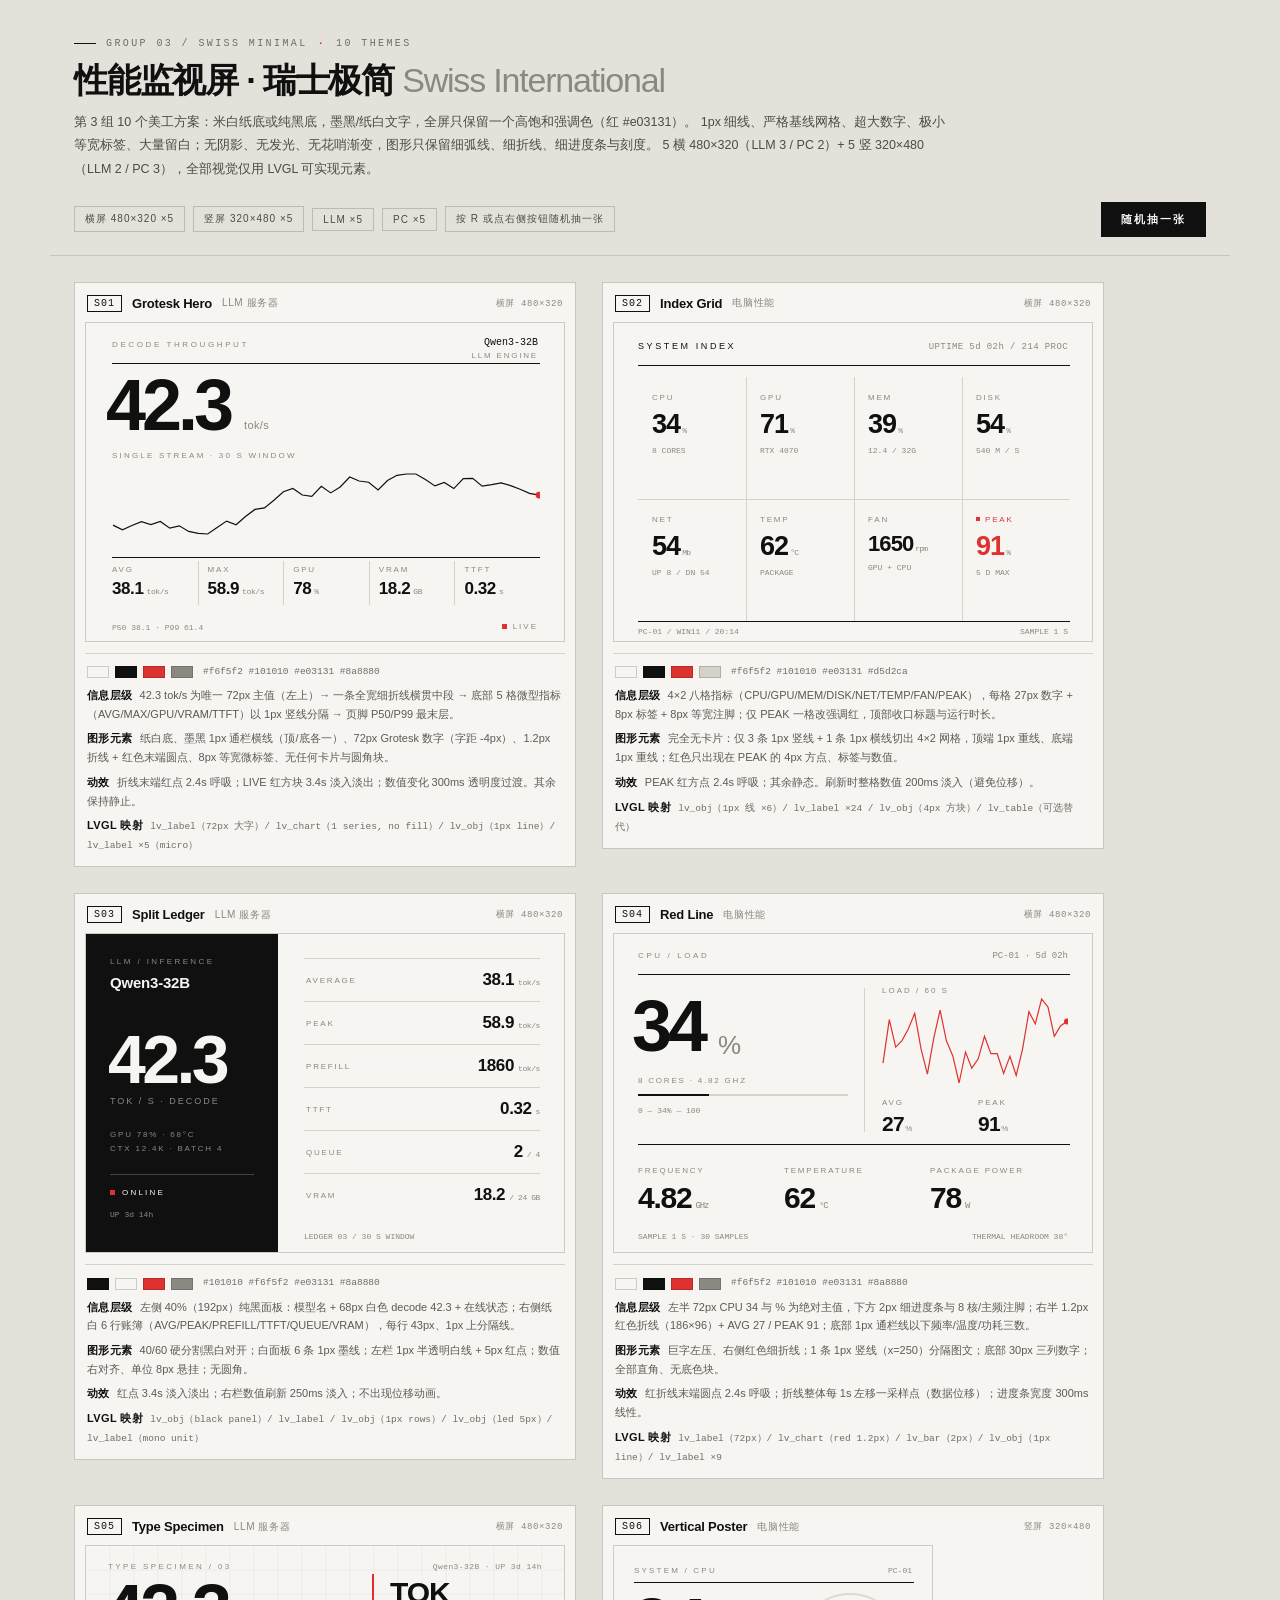
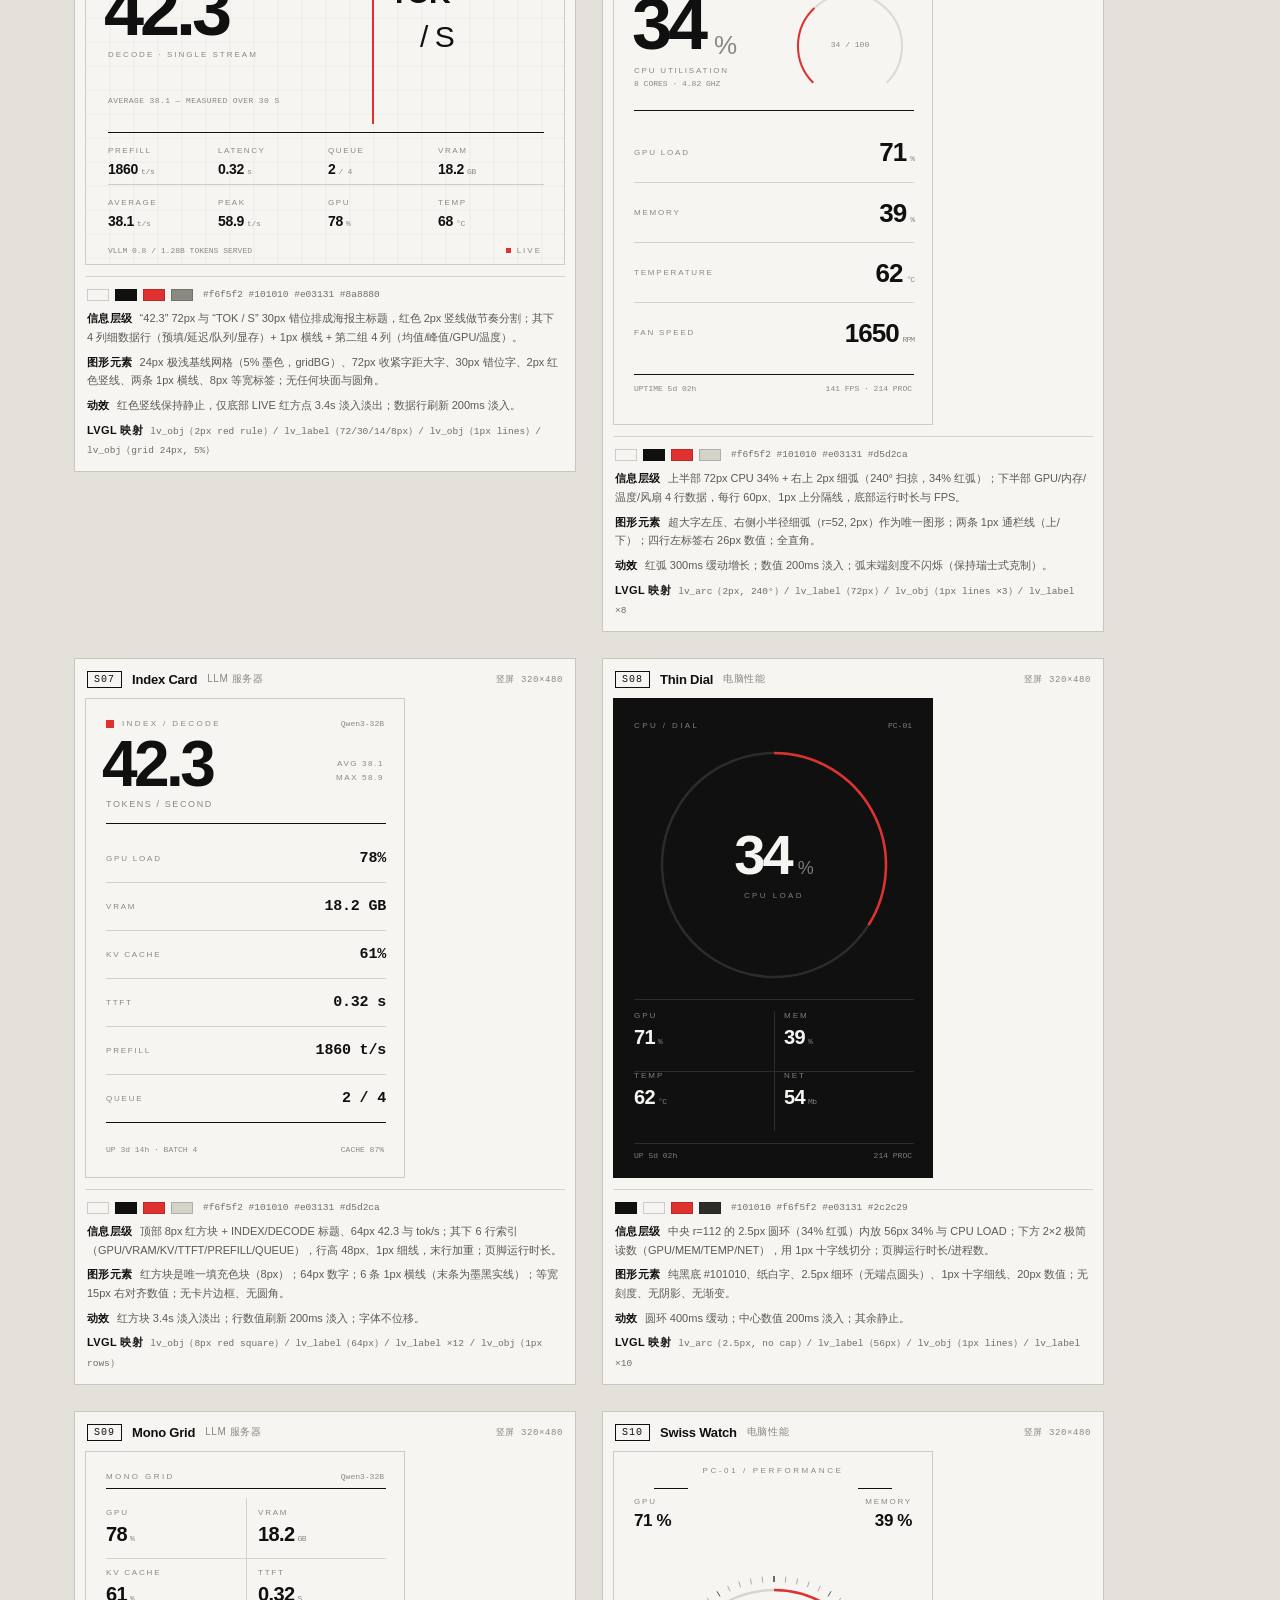
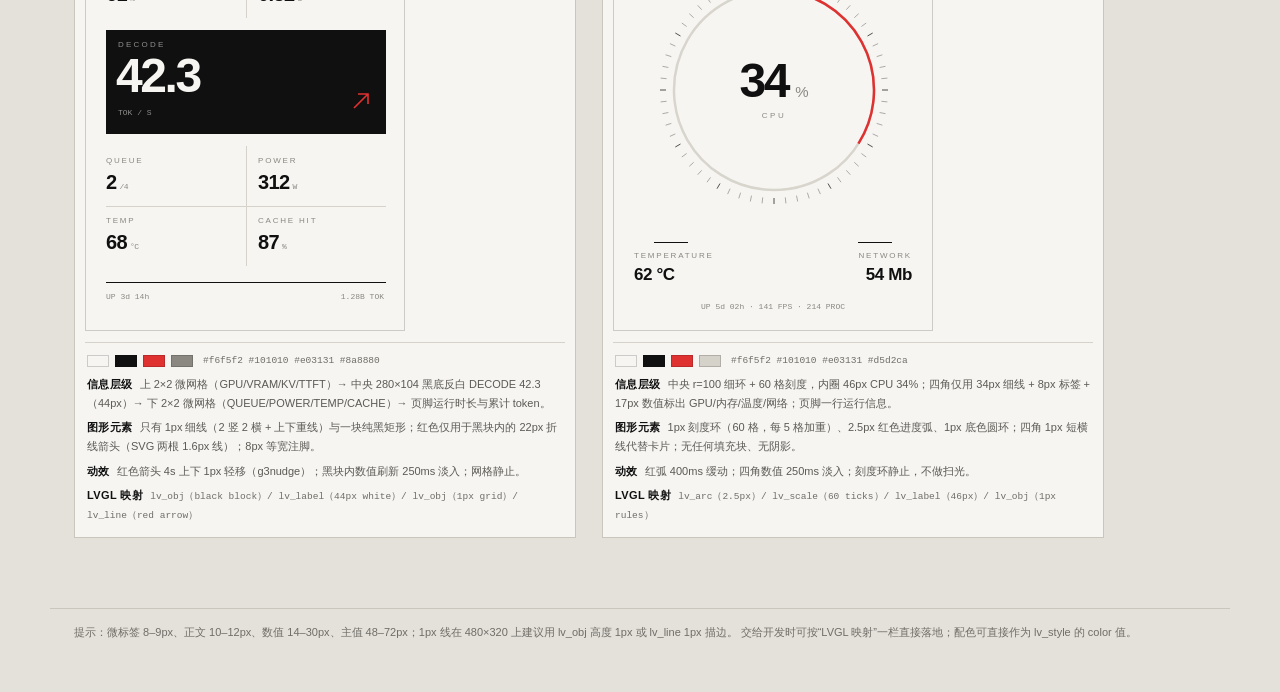
<file: docs/design/group3-swiss.html>
<!doctype html>
<html lang="zh-CN">
<head>
<meta charset="utf-8">
<meta name="viewport" content="width=device-width,initial-scale=1">
<title>LVGL 性能监视屏 · 第 3 组 / Swiss Minimal</title>
<style>
  *{box-sizing:border-box}
  html{scroll-behavior:smooth}
  body{margin:0;background:#e4e1da;color:#101010;font-family:'Helvetica Neue','Inter','PingFang SC','Microsoft YaHei',Arial,sans-serif;-webkit-font-smoothing:antialiased}
  .top{max-width:1180px;margin:0 auto;padding:38px 24px 18px;border-bottom:1px solid #c9c6be}
  .kicker{display:flex;align-items:center;gap:10px;font-family:'SF Mono',Menlo,monospace;font-size:10px;letter-spacing:2.4px;color:#6f6d67;margin-bottom:14px}
  .kicker i{width:22px;height:1px;background:#101010;display:block}
  .kicker b{color:#e03131;font-weight:600}
  h1{font-size:34px;line-height:1.05;letter-spacing:-1.2px;margin:0 0 12px;font-weight:700}
  h1 span{color:#8a8880;font-weight:400}
  .lead{font-size:12.5px;line-height:1.9;color:#4d4b46;max-width:880px;margin:0}
  .bar{display:flex;flex-wrap:wrap;gap:8px;margin-top:20px;align-items:center}
  .chip{font-size:10px;letter-spacing:1px;border:1px solid #bdbab2;background:transparent;padding:5px 10px;color:#4d4b46}
  button{margin-left:auto;background:#101010;color:#f6f5f2;border:0;padding:10px 20px;font-size:11px;letter-spacing:2px;font-weight:600;cursor:pointer;font-family:inherit}
  button:active{transform:translateY(1px)}
  .gallery{max-width:1180px;margin:0 auto;padding:26px 24px 70px;display:flex;flex-wrap:wrap;gap:26px;align-items:flex-start}
  .card{background:#f6f5f2;border:1px solid #c9c6be;padding:10px;width:max-content;max-width:100%;transition:border-color .3s}
  .card:hover{border-color:#101010}
  .card.pick{border-color:#e03131;outline:2px solid rgba(224,49,49,.28);outline-offset:2px}
  .meta{display:flex;align-items:center;gap:10px;padding:2px 2px 10px;font-size:12px;color:#6f6d67}
  .meta .id{font-family:'SF Mono',Menlo,monospace;font-size:10px;letter-spacing:1px;color:#101010;border:1px solid #101010;padding:2px 6px}
  .meta b{font-size:13px;color:#101010;font-weight:700;letter-spacing:-.2px}
  .meta .cat{font-size:10px;color:#8a8880;letter-spacing:.6px}
  .meta .ori{margin-left:auto;font-family:'SF Mono',Menlo,monospace;font-size:9px;color:#8a8880;letter-spacing:.6px}
  .scr{position:relative;overflow:hidden;display:block;border:1px solid rgba(16,16,16,.18)}
  .scr,.scr *{box-sizing:border-box}
  .spec{margin-top:11px;padding:10px 2px 2px;border-top:1px solid #d5d2ca;display:flex;flex-direction:column;gap:6px;font-size:11px;line-height:1.7;color:#5c5a54;max-width:480px}
  .spec b{color:#101010;font-weight:600;margin-right:7px;letter-spacing:.4px}
  .spec code{font-family:'SF Mono',Menlo,monospace;font-size:9.5px;color:#6f6d67}
  .swatches{display:flex;align-items:center;gap:6px}
  .swatches i{width:22px;height:12px;display:block;border:1px solid rgba(16,16,16,.18)}
  .swatches code{margin-left:4px}
  @keyframes g3blink{0%,100%{opacity:1}50%{opacity:.16}}
  .g3blink{animation:g3blink 2.4s ease-in-out infinite}
  @keyframes g3fade{from{opacity:.3}to{opacity:1}}
  .g3fade{animation:g3fade 3.4s ease-in-out infinite alternate}
  @keyframes g3nudge{from{transform:translateY(-1px)}to{transform:translateY(1px)}}
  .g3nudge{animation:g3nudge 4s ease-in-out infinite alternate}
  footer{max-width:1180px;margin:0 auto;padding:0 24px 54px;font-size:11px;line-height:1.8;color:#6f6d67;border-top:1px solid #c9c6be;padding-top:14px}
</style>
</head>
<body>
<header class="top">
  <div class="kicker"><i></i>GROUP 03 / SWISS MINIMAL<b>·</b>10 THEMES</div>
  <h1>性能监视屏 · 瑞士极简 <span>Swiss International</span></h1>
  <p class="lead">
    第 3 组 10 个美工方案：米白纸底或纯黑底，墨黑/纸白文字，全屏只保留一个高饱和强调色（红 #e03131）。
    1px 细线、严格基线网格、超大数字、极小等宽标签、大量留白；无阴影、无发光、无花哨渐变，图形只保留细弧线、细折线、细进度条与刻度。
    5 横 480×320（LLM 3 / PC 2）+ 5 竖 320×480（LLM 2 / PC 3），全部视觉仅用 LVGL 可实现元素。
  </p>
  <div class="bar">
    <span class="chip">横屏 480×320 ×5</span>
    <span class="chip">竖屏 320×480 ×5</span>
    <span class="chip">LLM ×5</span>
    <span class="chip">PC ×5</span>
    <span class="chip">按 R 或点右侧按钮随机抽一张</span>
    <button onclick="window.__pick()">随机抽一张</button>
  </div>
</header>

<div id="app"></div>

<footer>
  提示：微标签 8–9px、正文 10–12px、数值 14–30px、主值 48–72px；1px 线在 480×320 上建议用 lv_obj 高度 1px 或 lv_line 1px 描边。
  交给开发时可按“LVGL 映射”一栏直接落地；配色可直接作为 lv_style 的 color 值。
</footer>

<script>
/* ================= 基础绘图助手（全部对应 LVGL 能力） ================= */
const FONT="'Helvetica Neue','Inter','PingFang SC','Microsoft YaHei',Arial,sans-serif";
const MONO="'SF Mono','JetBrains Mono',Menlo,Consolas,monospace";

function polar(cx,cy,r,deg){const a=(deg-90)*Math.PI/180;return [cx+r*Math.cos(a),cy+r*Math.sin(a)];}
function arcD(cx,cy,r,a0,a1){
  const s=polar(cx,cy,r,a0),e=polar(cx,cy,r,a1),big=(a1-a0)>180?1:0;
  return `M${s[0].toFixed(2)} ${s[1].toFixed(2)}A${r} ${r} 0 ${big} 1 ${e[0].toFixed(2)} ${e[1].toFixed(2)}`;
}
function gauge(o){
  const s=o.s,w=o.w||10,cx=s/2,cy=s/2,r=o.r||(s/2-w/2-2);
  const a0=o.a0==null?225:o.a0,a1=o.a1==null?495:o.a1,pct=Math.max(0,Math.min(100,o.pct));
  const endA=a0+(a1-a0)*pct/100;
  let out=`<svg width="${s}" height="${s}" viewBox="0 0 ${s} ${s}" style="display:block">`;
  out+=`<path d="${arcD(cx,cy,r,a0,a1)}" fill="none" stroke="${o.track}" stroke-width="${w}" stroke-linecap="butt"/>`;
  if(o.glow) out+=`<path d="${arcD(cx,cy,r,a0,endA)}" fill="none" stroke="${o.color}" stroke-width="${w+10}" stroke-linecap="round" opacity=".14"/>`;
  if(pct>0) out+=`<path d="${arcD(cx,cy,r,a0,endA)}" fill="none" stroke="${o.color}" stroke-width="${w}" stroke-linecap="butt"/>`;
  out+='</svg>';
  return out;
}
function ticks(cx,cy,r1,r2,a0,a1,n,color,w,op){
  let s='';const ww=w||1.5,oo=op==null?.4:op;
  for(let i=0;i<=n;i++){
    const a=a0+(a1-a0)*i/n,p1=polar(cx,cy,r1,a),p2=polar(cx,cy,r2,a);
    s+=`<line x1="${p1[0].toFixed(1)}" y1="${p1[1].toFixed(1)}" x2="${p2[0].toFixed(1)}" y2="${p2[1].toFixed(1)}" stroke="${color}" stroke-width="${ww}" opacity="${i%5===0?Math.min(1,oo+.4):oo}"/>`;
  }
  return s;
}
function needleGauge(o){
  const s=o.s,w=o.w||7,cx=s/2,cy=s/2,a0=225,a1=495,r=cx-w-8;
  const pct=Math.max(0,Math.min(100,o.pct)),ang=a0+(a1-a0)*pct/100;
  const np=polar(cx,cy,r-22,ang);
  return `<svg width="${s}" height="${s}" viewBox="0 0 ${s} ${s}" style="display:block">
    <path d="${arcD(cx,cy,r,a0,a1)}" fill="none" stroke="${o.track}" stroke-width="${w}" stroke-linecap="round"/>
    <path d="${arcD(cx,cy,r,a0+(a1-a0)*0.88,a1)}" fill="none" stroke="${o.redline||'#ff3b30'}" stroke-width="${w}" stroke-linecap="round" opacity=".8"/>
    <path d="${arcD(cx,cy,r,a0,ang)}" fill="none" stroke="${o.color}" stroke-width="${w}" stroke-linecap="round"/>
    ${ticks(cx,cy,r-9,r-3,a0,a1,27,o.tick||'#777',1.1,.28)}
    <g style="transform-origin:${cx}px ${cy}px">
      <line x1="${cx}" y1="${cy}" x2="${np[0].toFixed(1)}" y2="${np[1].toFixed(1)}" stroke="${o.needle||'#fff'}" stroke-width="2.4" stroke-linecap="round"/>
      <circle cx="${cx}" cy="${cy}" r="4.5" fill="${o.needle||'#fff'}"/>
    </g>
  </svg>`;
}
function ringSVG(size,r,w,pct,color,track){
  const c=2*Math.PI*r;
  return `<svg width="${size}" height="${size}" viewBox="0 0 ${size} ${size}" style="display:block">
    <circle cx="${size/2}" cy="${size/2}" r="${r}" fill="none" stroke="${track}" stroke-width="${w}"/>
    <circle cx="${size/2}" cy="${size/2}" r="${r}" fill="none" stroke="${color}" stroke-width="${w}" stroke-linecap="butt"
      stroke-dasharray="${(c*Math.max(0,Math.min(100,pct))/100).toFixed(1)} ${c.toFixed(1)}" transform="rotate(-90 ${size/2} ${size/2})"/>
  </svg>`;
}
function ringStack(size,list,track){
  let s=`<svg width="${size}" height="${size}" viewBox="0 0 ${size} ${size}" style="display:block">`;
  list.forEach(function(rg){
    const c=2*Math.PI*rg.r;
    s+=`<circle cx="${size/2}" cy="${size/2}" r="${rg.r}" fill="none" stroke="${track}" stroke-width="${rg.w}"/>`;
    s+=`<circle cx="${size/2}" cy="${size/2}" r="${rg.r}" fill="none" stroke="${rg.c}" stroke-width="${rg.w}" stroke-linecap="butt" stroke-dasharray="${(c*rg.pct/100).toFixed(1)} ${c.toFixed(1)}" transform="rotate(-90 ${size/2} ${size/2})"/>`;
  });
  return s+'</svg>';
}
function spark(w,h,data,color,o){
  o=o||{};const pad=o.pad==null?2:o.pad,min=o.min==null?Math.min.apply(null,data):o.min,max=o.max==null?Math.max.apply(null,data):o.max;
  const n=data.length;
  const pts=data.map(function(v,i){return [pad+i*(w-2*pad)/(n-1),h-pad-((v-min)/((max-min)||1))*(h-2*pad)];});
  const d=pts.map(function(p,i){return (i?'L':'M')+p[0].toFixed(1)+' '+p[1].toFixed(1);}).join('');
  let s='';
  if(o.fill) s+=`<path d="${d}L${pts[n-1][0].toFixed(1)} ${h}L${pts[0][0].toFixed(1)} ${h}Z" fill="${color}" opacity="${o.op==null?.14:o.op}"/>`;
  s+=`<path d="${d}" fill="none" stroke="${color}" stroke-width="${o.lw||2}" stroke-linejoin="miter" stroke-linecap="butt"/>`;
  if(o.dot) s+=`<circle class="g3blink" cx="${pts[n-1][0].toFixed(1)}" cy="${pts[n-1][1].toFixed(1)}" r="${o.dotR||3}" fill="${o.dotColor||color}"/>`;
  const grid=o.grid?Array.from({length:o.grid},function(_,i){return `<line x1="0" x2="${w}" y1="${(h/(o.grid-1))*i}" y2="${(h/(o.grid-1))*i}" stroke="${o.gridColor||color}" opacity=".12"/>`;}).join(''):'';
  return `<svg width="${w}" height="${h}" style="display:block">${grid}${s}</svg>`;
}
function multiSpark(w,h,list){
  let all=[];list.forEach(function(s){all=all.concat(s.data);});
  const min=Math.min.apply(null,all),max=Math.max.apply(null,all);
  let out='';
  for(let i=0;i<3;i++) out+=`<line x1="0" x2="${w}" y1="${(h/2)*i}" y2="${(h/2)*i}" stroke="#101010" opacity=".08"/>`;
  list.forEach(function(s){
    const n=s.data.length;
    const pts=s.data.map(function(v,i){return [i*(w-2)/(n-1)+1,h-2-((v-min)/((max-min)||1))*(h-4)];});
    const d=pts.map(function(p,i){return (i?'L':'M')+p[0].toFixed(1)+' '+p[1].toFixed(1);}).join('');
    out+=`<path d="${d}" fill="none" stroke="${s.color}" stroke-width="1.2" stroke-linejoin="miter" stroke-linecap="butt"/>`;
    const last=pts[n-1];
    out+=`<circle class="g3blink" cx="${last[0].toFixed(1)}" cy="${last[1].toFixed(1)}" r="2.4" fill="${s.color}"/>`;
  });
  return `<svg width="${w}" height="${h}" style="display:block">${out}</svg>`;
}
function rnd(seed){let s=seed;return function(){s=(s*9301+49297)%233280;return s/233280;};}
function series(n,base,amp,seed){
  const r=rnd(seed),a=[];let v=base;
  for(let i=0;i<n;i++){v=Math.max(base*.35,Math.min(base*1.45,v+(r()-.48)*amp));a.push(v);}
  return a;
}
function bar(pct,color,track,h,w){
  const hh=h||7;
  return `<div style="width:${w||'100%'};height:${hh}px;background:${track};overflow:hidden"><div style="width:${Math.max(0,Math.min(100,pct))}%;height:100%;background:${color}"></div></div>`;
}
function seg(pct,color,dim,n,h){
  const num=n||20,hh=h||10,on=Math.round(Math.max(0,Math.min(100,pct))/100*num);
  let s='';
  for(let i=0;i<num;i++) s+=`<div style="flex:1;height:${hh}px;background:${i<on?color:dim}"></div>`;
  return `<div style="display:flex;gap:2px">${s}</div>`;
}
function gridBG(w,h,color,step,op){
  let s='';
  for(let x=step;x<w;x+=step) s+=`<line x1="${x}" y1="0" x2="${x}" y2="${h}" stroke="${color}" stroke-width="1"/>`;
  for(let y=step;y<h;y+=step) s+=`<line x1="0" y1="${y}" x2="${w}" y2="${y}" stroke="${color}" stroke-width="1"/>`;
  return `<div style="position:absolute;inset:0;opacity:${op}"><svg width="${w}" height="${h}">${s}</svg></div>`;
}
function led(c,s){
  const ss=s||7;
  return `<span class="g3blink" style="display:inline-block;width:${ss}px;height:${ss}px;border-radius:50%;background:${c}"></span>`;
}
function st(l,v,u,c,p,size){
  return `<div style="min-width:0"><div style="font-size:8px;letter-spacing:1.4px;color:${p.dim};white-space:nowrap">${l}</div><div style="font-size:${size||15}px;font-weight:600;color:${c||p.txt};line-height:1.2;white-space:nowrap">${v}<span style="font-size:8px;font-weight:400;color:${p.dim}"> ${u||''}</span></div></div>`;
}
/* 细线（1px 分隔） */
function hl(x,y,w,c,o){return `<div style="position:absolute;left:${x}px;top:${y}px;width:${w}px;height:1px;background:${c};opacity:${o==null?1:o}"></div>`;}
function vl(x,y,h,c,o){return `<div style="position:absolute;left:${x}px;top:${y}px;width:1px;height:${h}px;background:${c};opacity:${o==null?1:o}"></div>`;}

/* ================= 示例数据 ================= */
const L={
  model:'Qwen3-32B',decode:'42.3',avg:'38.1',max:'58.9',prefill:'1860',ttft:'0.32s',
  gpu:78,vram:'18.2',vramTot:'24',vramPct:76,kv:61,power:312,temp:68,queue:2,batch:4,
  uptime:'3d 14h',total:'1.28B',cache:87,cpu:22,ram:'41.7',ramTot:'64',net:128,fan:1450,ctx:'12.4k'
};
const Pd={
  cpu:34,avg:27,max:91,freq:'4.82',temp:62,power:78,ram:'12.4',ramTot:'32',ramPct:39,
  gpu:71,gpuTemp:67,gpuPower:210,vram:'6.8',vramTot:'12',vramPct:57,
  diskR:540,diskW:120,netD:54,netU:8,fanC:1200,fanG:1650,up:'5d 02h',proc:214,batt:82,fps:141
};

/* ================= S01 Grotesk Hero · LLM 横 ================= */
function S01(){
  const bg='#f6f5f2',ink='#101010',red='#e03131',dim='#8a8880',rl='#d5d2ca';
  const met=[['AVG','38.1','tok/s'],['MAX','58.9','tok/s'],['GPU','78','%'],['VRAM','18.2','GB'],['TTFT','0.32','s']];
  let cells='',divs='';
  met.forEach(function(m,i){
    const x=26+i*85.6;
    cells+=`<div style="position:absolute;left:${x+(i?10:0)}px;top:242px;width:76px">
      <div style="font-size:8px;letter-spacing:1.8px;color:${dim}">${m[0]}</div>
      <div style="font-size:17px;font-weight:600;letter-spacing:-.4px;margin-top:5px">${m[1]}<span style="font-family:${MONO};font-size:8px;font-weight:400;color:${dim};margin-left:3px">${m[2]}</span></div>
    </div>`;
    if(i) divs+=vl(x,238,44,rl);
  });
  return `<div class="scr" style="position:relative;overflow:hidden;width:480px;height:320px;background:${bg};font-family:${FONT};color:${ink}">
    <div style="position:absolute;left:26px;top:17px;font-size:8px;letter-spacing:2.6px;color:${dim}">DECODE THROUGHPUT</div>
    <div style="position:absolute;right:26px;top:14px;text-align:right">
      <div style="font-family:${MONO};font-size:10px">${L.model}</div>
      <div style="font-size:8px;letter-spacing:1.8px;color:${dim};margin-top:3px">LLM ENGINE</div>
    </div>
    ${hl(26,40,428,ink)}
    <div style="position:absolute;left:20px;top:52px;font-size:72px;font-weight:700;line-height:.86;letter-spacing:-4px">42.3</div>
    <div style="position:absolute;left:158px;top:96px;font-size:11px;color:${dim};letter-spacing:.4px">tok/s</div>
    <div style="position:absolute;left:26px;top:128px;font-size:8px;letter-spacing:2.2px;color:${dim}">SINGLE STREAM · 30 S WINDOW</div>
    <div style="position:absolute;left:26px;top:150px;width:428px">${spark(428,62,series(46,42,7,9),ink,{lw:1.2,dot:true,dotR:3.4,dotColor:red,pad:1})}</div>
    ${hl(26,234,428,ink)}
    ${divs}
    ${cells}
    <div style="position:absolute;left:26px;top:300px;font-family:${MONO};font-size:8px;color:${dim}">P50 38.1 · P99 61.4</div>
    <div style="position:absolute;right:26px;top:299px;display:flex;align-items:center;gap:6px;font-size:8px;letter-spacing:2px;color:${dim}">
      <span class="g3fade" style="width:5px;height:5px;background:${red};display:block"></span>LIVE
    </div>
  </div>`;
}

/* ================= S02 Index Grid · PC 横 ================= */
function S02(){
  const bg='#f6f5f2',ink='#101010',red='#e03131',dim='#8a8880',rl='#d5d2ca';
  const cells=[['CPU','34','%','8 CORES'],['GPU','71','%','RTX 4070'],['MEM','39','%','12.4 / 32G'],['DISK','54','%','540 M / S'],
               ['NET','54','Mb','UP 8 / DN 54'],['TEMP','62','°C','PACKAGE'],['FAN','1650','rpm','GPU + CPU'],['PEAK','91','%','5 D MAX']];
  let out='';
  cells.forEach(function(c,i){
    const col=i%4,row=(i/4)|0,x=24+col*108,y=54+row*122,hot=c[0]==='PEAK';
    out+=`<div style="position:absolute;left:${x+14}px;top:${y+16}px;width:80px">
      <div style="display:flex;align-items:center;gap:5px;height:9px">
        ${hot?`<span style="width:4px;height:4px;background:${red};display:block"></span>`:''}
        <span style="font-size:8px;letter-spacing:1.8px;color:${hot?red:dim}">${c[0]}</span>
      </div>
      <div style="font-size:${c[0]==='FAN'?22:27}px;font-weight:${hot?700:600};line-height:1.05;letter-spacing:-.9px;color:${hot?red:ink};margin-top:8px">${c[1]}<span style="font-family:${MONO};font-size:8px;font-weight:400;color:${dim};margin-left:2px">${c[2]}</span></div>
      <div style="font-family:${MONO};font-size:8px;color:${dim};margin-top:8px;white-space:nowrap">${c[3]}</div>
    </div>`;
  });
  return `<div class="scr" style="position:relative;overflow:hidden;width:480px;height:320px;background:${bg};font-family:${FONT};color:${ink}">
    <div style="position:absolute;left:24px;top:18px;font-size:9px;letter-spacing:2.6px">SYSTEM INDEX</div>
    <div style="position:absolute;right:24px;top:19px;font-family:${MONO};font-size:9px;color:${dim};letter-spacing:.4px">UPTIME ${Pd.up} / ${Pd.proc} PROC</div>
    ${hl(24,42,432,ink)}
    ${vl(132,54,244,rl)}${vl(240,54,244,rl)}${vl(348,54,244,rl)}
    ${hl(24,176,432,rl)}
    ${hl(24,298,432,ink)}
    ${out}
    <div style="position:absolute;left:24px;top:304px;font-family:${MONO};font-size:8px;color:${dim}">PC-01 / WIN11 / 20:14</div>
    <div style="position:absolute;right:24px;top:304px;font-family:${MONO};font-size:8px;color:${dim}">SAMPLE 1 S</div>
  </div>`;
}

/* ================= S03 Split Ledger · LLM 横 ================= */
function S03(){
  const bg='#f6f5f2',ink='#101010',red='#e03131',dim='#8a8880',rl='#d5d2ca';
  const white='#f6f5f2',wht='rgba(246,245,242,.52)';
  const rows=[['AVERAGE','38.1','tok/s'],['PEAK','58.9','tok/s'],['PREFILL','1860','tok/s'],['TTFT','0.32','s'],['QUEUE','2','/ 4'],['VRAM','18.2','/ 24 GB']];
  let out='';
  rows.forEach(function(r){
    out+=`<div style="height:43px;display:flex;align-items:center;justify-content:space-between;border-top:1px solid ${rl};padding-left:2px">
      <span style="font-size:8px;letter-spacing:1.8px;color:${dim}">${r[0]}</span>
      <span style="font-size:17px;font-weight:600;letter-spacing:-.4px">${r[1]}<span style="font-family:${MONO};font-size:8px;font-weight:400;color:${dim};margin-left:4px">${r[2]}</span></span>
    </div>`;
  });
  return `<div class="scr" style="position:relative;overflow:hidden;width:480px;height:320px;background:${bg};font-family:${FONT};color:${ink}">
    <div style="position:absolute;left:0;top:0;width:192px;height:320px;background:${ink}"></div>
    <div style="position:absolute;left:24px;top:23px;font-size:8px;letter-spacing:2.4px;color:${wht}">LLM / INFERENCE</div>
    <div style="position:absolute;left:24px;top:40px;font-size:15px;font-weight:600;color:${white};letter-spacing:-.2px">${L.model}</div>
    <div style="position:absolute;left:22px;top:96px;font-size:68px;font-weight:700;line-height:.86;letter-spacing:-3.6px;color:${white}">42.3</div>
    <div style="position:absolute;left:24px;top:162px;font-size:9px;letter-spacing:2px;color:${wht}">TOK / S · DECODE</div>
    <div style="position:absolute;left:24px;top:196px;font-size:8px;letter-spacing:1.8px;color:${wht}">GPU 78% · 68°C</div>
    <div style="position:absolute;left:24px;top:210px;font-size:8px;letter-spacing:1.8px;color:${wht}">CTX 12.4K · BATCH 4</div>
    ${hl(24,240,144,'#f6f5f2',.22)}
    <div style="position:absolute;left:24px;top:254px;display:flex;align-items:center;gap:7px">
      <span class="g3fade" style="width:5px;height:5px;background:${red};display:block"></span>
      <span style="font-size:8px;letter-spacing:2.2px;color:${white}">ONLINE</span>
    </div>
    <div style="position:absolute;left:24px;top:276px;font-family:${MONO};font-size:8px;color:${wht}">UP ${L.uptime}</div>
    <div style="position:absolute;left:218px;top:24px;width:236px">${out}</div>
    <div style="position:absolute;left:218px;top:298px;font-family:${MONO};font-size:8px;color:${dim}">LEDGER 03 / 30 S WINDOW</div>
  </div>`;
}

/* ================= S04 Red Line · PC 横 ================= */
function S04(){
  const bg='#f6f5f2',ink='#101010',red='#e03131',dim='#8a8880',rl='#d5d2ca';
  const comp=[['FREQUENCY','4.82','GHz'],['TEMPERATURE','62','°C'],['PACKAGE POWER','78','W']];
  let out='';
  comp.forEach(function(c,i){
    const x=24+i*146;
    out+=`<div style="position:absolute;left:${x}px;top:232px;width:140px">
      <div style="font-size:8px;letter-spacing:1.8px;color:${dim}">${c[0]}</div>
      <div style="font-size:30px;font-weight:600;letter-spacing:-1.2px;line-height:1;margin-top:8px">${c[1]}<span style="font-family:${MONO};font-size:9px;font-weight:400;color:${dim};margin-left:4px">${c[2]}</span></div>
    </div>`;
  });
  return `<div class="scr" style="position:relative;overflow:hidden;width:480px;height:320px;background:${bg};font-family:${FONT};color:${ink}">
    <div style="position:absolute;left:24px;top:17px;font-size:8px;letter-spacing:2.6px;color:${dim}">CPU / LOAD</div>
    <div style="position:absolute;right:24px;top:17px;font-family:${MONO};font-size:9px;color:${dim}">PC-01 · ${Pd.up}</div>
    ${hl(24,40,432,ink)}
    <div style="position:absolute;left:18px;top:62px;font-size:72px;font-weight:700;line-height:.86;letter-spacing:-4px">34</div>
    <div style="position:absolute;left:104px;top:96px;font-size:26px;font-weight:400;color:${dim}">%</div>
    <div style="position:absolute;left:24px;top:142px;font-size:8px;letter-spacing:1.8px;color:${dim}">8 CORES · 4.82 GHZ</div>
    <div style="position:absolute;left:24px;top:160px;width:210px">${bar(34,ink,rl,2,'210px')}</div>
    <div style="position:absolute;left:24px;top:172px;font-family:${MONO};font-size:8px;color:${dim}">0 — 34% — 100</div>
    ${vl(250,54,144,rl)}
    <div style="position:absolute;left:268px;top:52px;font-size:8px;letter-spacing:2px;color:${dim}">LOAD / 60 S</div>
    <div style="position:absolute;left:268px;top:64px;width:186px">${spark(186,86,series(30,34,9,41),red,{lw:1.2,dot:true,dotR:3,pad:1})}</div>
    <div style="position:absolute;left:268px;top:164px;width:60px">
      <div style="font-size:8px;letter-spacing:1.8px;color:${dim}">AVG</div>
      <div style="font-size:21px;font-weight:600;letter-spacing:-.8px;line-height:1;margin-top:6px">27<span style="font-size:8px;color:${dim};font-weight:400"> %</span></div>
    </div>
    <div style="position:absolute;left:364px;top:164px;width:60px">
      <div style="font-size:8px;letter-spacing:1.8px;color:${dim}">PEAK</div>
      <div style="font-size:21px;font-weight:600;letter-spacing:-.8px;line-height:1;margin-top:6px">91<span style="font-size:8px;color:${dim};font-weight:400"> %</span></div>
    </div>
    ${hl(24,210,432,ink)}
    ${out}
    <div style="position:absolute;left:24px;top:298px;font-family:${MONO};font-size:8px;color:${dim}">SAMPLE 1 S · 30 SAMPLES</div>
    <div style="position:absolute;right:24px;top:298px;font-family:${MONO};font-size:8px;color:${dim}">THERMAL HEADROOM 38°</div>
  </div>`;
}

/* ================= S05 Type Specimen · LLM 横 ================= */
function S05(){
  const bg='#f6f5f2',ink='#101010',red='#e03131',dim='#8a8880',rl='#cfccc4';
  const r1=[['PREFILL','1860','t/s'],['LATENCY','0.32','s'],['QUEUE','2','/ 4'],['VRAM','18.2','GB']];
  const r2=[['AVERAGE','38.1','t/s'],['PEAK','58.9','t/s'],['GPU','78','%'],['TEMP','68','°C']];
  const row=function(list,y){
    let s='';
    list.forEach(function(c,i){
      s+=`<div style="position:absolute;left:${22+i*110}px;top:${y}px;width:104px">
        <div style="font-size:8px;letter-spacing:1.6px;color:${dim}">${c[0]}</div>
        <div style="font-size:14px;font-weight:600;letter-spacing:-.3px;margin-top:6px">${c[1]}<span style="font-family:${MONO};font-size:8px;font-weight:400;color:${dim};margin-left:3px">${c[2]}</span></div>
      </div>`;
    });
    return s;
  };
  return `<div class="scr" style="position:relative;overflow:hidden;width:480px;height:320px;background:${bg};font-family:${FONT};color:${ink}">
    ${gridBG(480,320,'#101010',24,.035)}
    <div style="position:absolute;left:22px;top:16px;font-size:8px;letter-spacing:2.4px;color:${dim}">TYPE SPECIMEN / 03</div>
    <div style="position:absolute;right:22px;top:16px;font-family:${MONO};font-size:8px;color:${dim};letter-spacing:.4px">${L.model} · UP ${L.uptime}</div>
    <div style="position:absolute;left:18px;top:34px;font-size:72px;font-weight:700;line-height:.86;letter-spacing:-4px">42.3</div>
    <div style="position:absolute;left:286px;top:28px;width:2px;height:150px;background:${red}"></div>
    <div style="position:absolute;left:304px;top:30px;font-size:30px;font-weight:700;letter-spacing:-1px">TOK</div>
    <div style="position:absolute;left:334px;top:74px;font-size:30px;font-weight:300;letter-spacing:-1px">/ S</div>
    <div style="position:absolute;left:22px;top:104px;font-size:8px;letter-spacing:2px;color:${dim}">DECODE · SINGLE STREAM</div>
    <div style="position:absolute;left:22px;top:150px;font-family:${MONO};font-size:8px;color:${dim};letter-spacing:.4px">AVERAGE 38.1 — MEASURED OVER 30 S</div>
    ${hl(22,186,436,ink)}
    ${row(r1,200)}
    ${hl(22,238,436,rl)}
    ${row(r2,252)}
    <div style="position:absolute;left:22px;top:300px;font-family:${MONO};font-size:8px;color:${dim}">VLLM 0.8 / 1.28B TOKENS SERVED</div>
    <div style="position:absolute;right:22px;top:300px;display:flex;align-items:center;gap:6px;font-size:8px;letter-spacing:2px;color:${dim}">
      <span class="g3fade" style="width:5px;height:5px;background:${red};display:block"></span>LIVE
    </div>
  </div>`;
}

/* ================= S06 Vertical Poster · PC 竖 ================= */
function S06(){
  const bg='#f6f5f2',ink='#101010',red='#e03131',dim='#8a8880',rl='#d5d2ca';
  const rows=[['GPU LOAD','71','%'],['MEMORY','39','%'],['TEMPERATURE','62','°C'],['FAN SPEED','1650','RPM']];
  let out='';
  rows.forEach(function(r,i){
    const y=176+i*60;
    out+=`<div style="position:absolute;left:20px;top:${y}px;width:280px;height:60px;display:flex;align-items:center;justify-content:space-between;${i?'border-top:1px solid '+rl:''}">
      <span style="font-size:8px;letter-spacing:1.8px;color:${dim}">${r[0]}</span>
      <span style="font-size:26px;font-weight:600;letter-spacing:-1px;line-height:1">${r[1]}<span style="font-family:${MONO};font-size:8px;font-weight:400;color:${dim};margin-left:4px">${r[2]}</span></span>
    </div>`;
  });
  return `<div class="scr" style="position:relative;overflow:hidden;width:320px;height:480px;background:${bg};font-family:${FONT};color:${ink}">
    <div style="position:absolute;left:20px;top:20px;font-size:8px;letter-spacing:2.2px;color:${dim}">SYSTEM / CPU</div>
    <div style="position:absolute;right:20px;top:20px;font-family:${MONO};font-size:8px;color:${dim}">PC-01</div>
    ${hl(20,36,280,ink)}
    <div style="position:absolute;left:18px;top:48px;font-size:72px;font-weight:700;line-height:.86;letter-spacing:-4px">34</div>
    <div style="position:absolute;left:100px;top:84px;font-size:26px;font-weight:400;color:${dim}">%</div>
    <div style="position:absolute;left:20px;top:120px;font-size:8px;letter-spacing:1.8px;color:${dim}">CPU UTILISATION</div>
    <div style="position:absolute;left:20px;top:133px;font-family:${MONO};font-size:8px;color:${dim}">8 CORES · 4.82 GHZ</div>
    <div style="position:absolute;left:156px;top:20px;width:160px;height:160px">${gauge({s:160,w:2,r:52,a0:225,a1:495,pct:34,color:red,track:'#ddd9d1'})}</div>
    <div style="position:absolute;left:196px;top:94px;width:80px;text-align:center;font-family:${MONO};font-size:8px;color:${dim}">34 / 100</div>
    ${hl(20,164,280,ink)}
    ${out}
    ${hl(20,428,280,ink)}
    <div style="position:absolute;left:20px;top:438px;font-family:${MONO};font-size:8px;color:${dim}">UPTIME ${Pd.up}</div>
    <div style="position:absolute;right:20px;top:438px;font-family:${MONO};font-size:8px;color:${dim}">${Pd.fps} FPS · ${Pd.proc} PROC</div>
  </div>`;
}

/* ================= S07 Index Card · LLM 竖 ================= */
function S07(){
  const bg='#f6f5f2',ink='#101010',red='#e03131',dim='#8a8880',rl='#d5d2ca';
  const rows=[['GPU LOAD','78%'],['VRAM','18.2 GB'],['KV CACHE','61%'],['TTFT','0.32 s'],['PREFILL','1860 t/s'],['QUEUE','2 / 4']];
  let out='';
  rows.forEach(function(r,i){
    const y=136+i*48;
    out+=`<div style="position:absolute;left:20px;top:${y}px;width:280px;height:48px;display:flex;align-items:center;justify-content:space-between;border-bottom:1px solid ${i===rows.length-1?ink:rl}">
      <span style="font-size:8px;letter-spacing:1.8px;color:${dim}">${r[0]}</span>
      <span style="font-family:${MONO};font-size:15px;font-weight:600;letter-spacing:-.2px">${r[1]}</span>
    </div>`;
  });
  return `<div class="scr" style="position:relative;overflow:hidden;width:320px;height:480px;background:${bg};font-family:${FONT};color:${ink}">
    <span class="g3fade" style="position:absolute;left:20px;top:21px;width:8px;height:8px;background:${red};display:block"></span>
    <div style="position:absolute;left:36px;top:20px;font-size:8px;letter-spacing:2.4px;color:${dim}">INDEX / DECODE</div>
    <div style="position:absolute;right:20px;top:20px;font-family:${MONO};font-size:8px;color:${dim}">${L.model}</div>
    <div style="position:absolute;left:16px;top:38px;font-size:64px;font-weight:700;line-height:.86;letter-spacing:-3.6px">42.3</div>
    <div style="position:absolute;left:20px;top:100px;font-size:9px;letter-spacing:1.6px;color:${dim}">TOKENS / SECOND</div>
    <div style="position:absolute;right:20px;top:60px;text-align:right">
      <div style="font-size:8px;letter-spacing:1.6px;color:${dim}">AVG 38.1</div>
      <div style="font-size:8px;letter-spacing:1.6px;color:${dim};margin-top:5px">MAX 58.9</div>
    </div>
    ${hl(20,124,280,ink)}
    ${out}
    <div style="position:absolute;left:20px;top:446px;font-family:${MONO};font-size:8px;color:${dim}">UP ${L.uptime} · BATCH 4</div>
    <div style="position:absolute;right:20px;top:446px;font-family:${MONO};font-size:8px;color:${dim}">CACHE 87%</div>
  </div>`;
}

/* ================= S08 Thin Dial · PC 竖（黑底反色） ================= */
function S08(){
  const bg='#101010',ink='#f6f5f2',red='#e03131',dim='rgba(246,245,242,.48)',rl='#2c2c29';
  const cells=[['GPU','71','%'],['MEM','39','%'],['TEMP','62','°C'],['NET','54','Mb']];
  let out='';
  cells.forEach(function(c,i){
    const col=i%2,row=(i/2)|0,x=20+col*150,y=312+row*60;
    out+=`<div style="position:absolute;left:${x}px;top:${y}px;width:140px">
      <div style="font-size:8px;letter-spacing:2px;color:${dim}">${c[0]}</div>
      <div style="font-size:20px;font-weight:600;letter-spacing:-.6px;margin-top:7px;line-height:1">${c[1]}<span style="font-family:${MONO};font-size:8px;font-weight:400;color:${dim};margin-left:3px">${c[2]}</span></div>
    </div>`;
  });
  return `<div class="scr" style="position:relative;overflow:hidden;width:320px;height:480px;background:${bg};font-family:${FONT};color:${ink}">
    <div style="position:absolute;left:20px;top:22px;font-size:8px;letter-spacing:2.4px;color:${dim}">CPU / DIAL</div>
    <div style="position:absolute;right:20px;top:22px;font-family:${MONO};font-size:8px;color:${dim}">PC-01</div>
    <div style="position:absolute;left:42px;top:48px;width:236px;height:236px">
      ${gauge({s:236,w:2.5,r:112,a0:0,a1:359.99,pct:34,color:red,track:rl})}
      <div style="position:absolute;inset:0;display:flex;flex-direction:column;align-items:center;justify-content:center">
        <div style="font-size:56px;font-weight:600;line-height:.9;letter-spacing:-3px">34<span style="font-size:18px;font-weight:400;color:${dim};letter-spacing:0;margin-left:7px">%</span></div>
        <div style="font-size:8px;letter-spacing:2.4px;color:${dim};margin-top:10px">CPU LOAD</div>
      </div>
    </div>
    ${hl(20,300,280,rl)}
    ${vl(160,312,120,rl)}${hl(20,372,280,rl)}
    ${out}
    ${hl(20,444,280,rl)}
    <div style="position:absolute;left:20px;top:452px;font-family:${MONO};font-size:8px;color:${dim}">UP ${Pd.up}</div>
    <div style="position:absolute;right:20px;top:452px;font-family:${MONO};font-size:8px;color:${dim}">${Pd.proc} PROC</div>
  </div>`;
}

/* ================= S09 Mono Grid · LLM 竖 ================= */
function S09(){
  const bg='#f6f5f2',ink='#101010',red='#e03131',dim='#8a8880',rl='#d5d2ca';
  const cell=function(x,y,w,l,v,u){
    return `<div style="position:absolute;left:${x}px;top:${y}px;width:${w}px">
      <div style="font-size:8px;letter-spacing:1.8px;color:${dim}">${l}</div>
      <div style="font-size:20px;font-weight:600;letter-spacing:-.6px;margin-top:7px;line-height:1">${v}<span style="font-family:${MONO};font-size:8px;font-weight:400;color:${dim};margin-left:3px">${u}</span></div>
    </div>`;
  };
  return `<div class="scr" style="position:relative;overflow:hidden;width:320px;height:480px;background:${bg};font-family:${FONT};color:${ink}">
    <div style="position:absolute;left:20px;top:20px;font-size:8px;letter-spacing:2.4px;color:${dim}">MONO GRID</div>
    <div style="position:absolute;right:20px;top:20px;font-family:${MONO};font-size:8px;color:${dim}">${L.model}</div>
    ${hl(20,36,280,ink)}
    ${vl(160,46,120,rl)}${hl(20,106,280,rl)}
    ${cell(20,56,130,'GPU','78','%')}
    ${cell(172,56,128,'VRAM','18.2','GB')}
    ${cell(20,116,130,'KV CACHE','61','%')}
    ${cell(172,116,128,'TTFT','0.32','S')}
    <div style="position:absolute;left:20px;top:178px;width:280px;height:104px;background:${ink}">
      <div style="position:absolute;left:12px;top:10px;font-size:8px;letter-spacing:2.2px;color:rgba(246,245,242,.55)">DECODE</div>
      <div style="position:absolute;left:10px;top:22px;font-size:48px;font-weight:600;line-height:1;letter-spacing:-2.4px;color:${bg}">42.3</div>
      <div style="position:absolute;left:12px;top:78px;font-family:${MONO};font-size:8px;color:rgba(246,245,242,.55)">TOK / S</div>
      <svg style="position:absolute;right:14px;top:60px" width="22" height="22" viewBox="0 0 22 22">
        <path d="M4 18 L18 4 M8 4 L18 4 L18 14" fill="none" stroke="${red}" stroke-width="1.6"/>
      </svg>
    </div>
    ${vl(160,294,120,rl)}${hl(20,354,280,rl)}
    ${cell(20,304,130,'QUEUE','2','/4')}
    ${cell(172,304,128,'POWER','312','W')}
    ${cell(20,364,130,'TEMP','68','°C')}
    ${cell(172,364,128,'CACHE HIT','87','%')}
    ${hl(20,430,280,ink)}
    <div style="position:absolute;left:20px;top:440px;font-family:${MONO};font-size:8px;color:${dim}">UP ${L.uptime}</div>
    <div style="position:absolute;right:20px;top:440px;font-family:${MONO};font-size:8px;color:${dim}">1.28B TOK</div>
  </div>`;
}

/* ================= S10 Swiss Watch · PC 竖 ================= */
function S10(){
  const bg='#f6f5f2',ink='#101010',red='#e03131',dim='#8a8880',rl='#d5d2ca';
  const corner=function(x,align,label,val){
    const side=align==='r'?`right:${x}px;text-align:right`:`left:${x}px;text-align:left`;
    const rl_pos=align==='r'?`right:${x}px`:`left:${x}px`;
    return `<div style="position:absolute;${side};top:36px;width:70px">
      <div style="position:absolute;${rl_pos};top:0;width:34px;height:1px;background:${ink}"></div>
      <div style="font-size:8px;letter-spacing:1.8px;color:${dim};margin-top:9px">${label}</div>
      <div style="font-size:17px;font-weight:600;letter-spacing:-.4px;margin-top:5px">${val}</div>
    </div>`;
  };
  const cornerB=function(x,align,label,val){
    const side=align==='r'?`right:${x}px;text-align:right`:`left:${x}px;text-align:left`;
    const rl_pos=align==='r'?`right:${x}px`:`left:${x}px`;
    return `<div style="position:absolute;${side};top:390px;width:70px">
      <div style="position:absolute;${rl_pos};top:0;width:34px;height:1px;background:${ink}"></div>
      <div style="font-size:8px;letter-spacing:1.8px;color:${dim};margin-top:9px">${label}</div>
      <div style="font-size:17px;font-weight:600;letter-spacing:-.4px;margin-top:5px">${val}</div>
    </div>`;
  };
  return `<div class="scr" style="position:relative;overflow:hidden;width:320px;height:480px;background:${bg};font-family:${FONT};color:${ink}">
    <div style="position:absolute;left:0;right:0;top:14px;text-align:center;font-size:8px;letter-spacing:2.6px;color:${dim}">PC-01 / PERFORMANCE</div>
    ${corner(20,'l','GPU','71 %')}
    ${corner(20,'r','MEMORY','39 %')}
    <div style="position:absolute;left:42px;top:120px;width:236px;height:236px">
      ${gauge({s:236,w:2.5,r:100,a0:0,a1:359.99,pct:34,color:red,track:'#d8d5cd'})}
      <svg width="236" height="236" viewBox="0 0 236 236" style="position:absolute;left:0;top:0">
        ${ticks(118,118,108,114,0,360,60,ink,1,.32)}
      </svg>
      <div style="position:absolute;inset:0;display:flex;flex-direction:column;align-items:center;justify-content:center">
        <div style="font-size:48px;font-weight:600;line-height:.9;letter-spacing:-2.4px">34<span style="font-size:15px;font-weight:400;color:${dim};letter-spacing:0;margin-left:7px">%</span></div>
        <div style="font-size:8px;letter-spacing:2.6px;color:${dim};margin-top:9px">CPU</div>
      </div>
    </div>
    ${cornerB(20,'l','TEMPERATURE','62 °C')}
    ${cornerB(20,'r','NETWORK','54 Mb')}
    <div style="position:absolute;left:0;right:0;top:450px;text-align:center;font-family:${MONO};font-size:8px;color:${dim}">UP ${Pd.up} · ${Pd.fps} FPS · ${Pd.proc} PROC</div>
  </div>`;
}

/* ================= 主题清单 ================= */
const THEMES=[
  {id:'S01',name:'Grotesk Hero',ori:'L',cat:'LLM 服务器',style:'瑞士国际主义 · 大字主视觉',render:S01,
   pal:['#f6f5f2','#101010','#e03131','#8a8880'],
   hier:'42.3 tok/s 为唯一 72px 主值（左上）→ 一条全宽细折线横贯中段 → 底部 5 格微型指标（AVG/MAX/GPU/VRAM/TTFT）以 1px 竖线分隔 → 页脚 P50/P99 最末层。',
   art:'纸白底、墨黑 1px 通栏横线（顶/底各一）、72px Grotesk 数字（字距 -4px）、1.2px 折线 + 红色末端圆点、8px 等宽微标签、无任何卡片与圆角块。',
   motion:'折线末端红点 2.4s 呼吸；LIVE 红方块 3.4s 淡入淡出；数值变化 300ms 透明度过渡。其余保持静止。',
   tags:'lv_label（72px 大字）/ lv_chart（1 series, no fill）/ lv_obj（1px line）/ lv_label ×5（micro）'},
  {id:'S02',name:'Index Grid',ori:'L',cat:'电脑性能',style:'索引网格 · 无卡片排版',render:S02,
   pal:['#f6f5f2','#101010','#e03131','#d5d2ca'],
   hier:'4×2 八格指标（CPU/GPU/MEM/DISK/NET/TEMP/FAN/PEAK），每格 27px 数字 + 8px 标签 + 8px 等宽注脚；仅 PEAK 一格改强调红，顶部收口标题与运行时长。',
   art:'完全无卡片：仅 3 条 1px 竖线 + 1 条 1px 横线切出 4×2 网格，顶端 1px 重线、底端 1px 重线；红色只出现在 PEAK 的 4px 方点、标签与数值。',
   motion:'PEAK 红方点 2.4s 呼吸；其余静态。刷新时整格数值 200ms 淡入（避免位移）。',
   tags:'lv_obj（1px 线 ×6）/ lv_label ×24 / lv_obj（4px 方块）/ lv_table（可选替代）'},
  {id:'S03',name:'Split Ledger',ori:'L',cat:'LLM 服务器',style:'黑白分栏 · 账簿对开',render:S03,
   pal:['#101010','#f6f5f2','#e03131','#8a8880'],
   hier:'左侧 40%（192px）纯黑面板：模型名 + 68px 白色 decode 42.3 + 在线状态；右侧纸白 6 行账簿（AVG/PEAK/PREFILL/TTFT/QUEUE/VRAM），每行 43px、1px 上分隔线。',
   art:'40/60 硬分割黑白对开；白面板 6 条 1px 墨线；左栏 1px 半透明白线 + 5px 红点；数值右对齐、单位 8px 悬挂；无圆角。',
   motion:'红点 3.4s 淡入淡出；右栏数值刷新 250ms 淡入；不出现位移动画。',
   tags:'lv_obj（black panel）/ lv_label / lv_obj（1px rows）/ lv_obj（led 5px）/ lv_label（mono unit）'},
  {id:'S04',name:'Red Line',ori:'L',cat:'电脑性能',style:'红色细线 · 左字右图',render:S04,
   pal:['#f6f5f2','#101010','#e03131','#8a8880'],
   hier:'左半 72px CPU 34 与 % 为绝对主值，下方 2px 细进度条与 8 核/主频注脚；右半 1.2px 红色折线（186×96）+ AVG 27 / PEAK 91；底部 1px 通栏线以下频率/温度/功耗三数。',
   art:'巨字左压、右侧红色细折线；1 条 1px 竖线（x=250）分隔图文；底部 30px 三列数字；全部直角、无底色块。',
   motion:'红折线末端圆点 2.4s 呼吸；折线整体每 1s 左移一采样点（数据位移）；进度条宽度 300ms 线性。',
   tags:'lv_label（72px）/ lv_chart（red 1.2px）/ lv_bar（2px）/ lv_obj（1px line）/ lv_label ×9'},
  {id:'S05',name:'Type Specimen',ori:'L',cat:'LLM 服务器',style:'字体样本海报 · 错位排版',render:S05,
   pal:['#f6f5f2','#101010','#e03131','#8a8880'],
   hier:'“42.3” 72px 与 “TOK / S” 30px 错位排成海报主标题，红色 2px 竖线做节奏分割；其下 4 列细数据行（预填/延迟/队列/显存）+ 1px 横线 + 第二组 4 列（均值/峰值/GPU/温度）。',
   art:'24px 极浅基线网格（5% 墨色，gridBG）、72px 收紧字距大字、30px 错位字、2px 红色竖线、两条 1px 横线、8px 等宽标签；无任何块面与圆角。',
   motion:'红色竖线保持静止，仅底部 LIVE 红方点 3.4s 淡入淡出；数据行刷新 200ms 淡入。',
   tags:'lv_obj（2px red rule）/ lv_label（72/30/14/8px）/ lv_obj（1px lines）/ lv_obj（grid 24px, 5%）'},
  {id:'S06',name:'Vertical Poster',ori:'P',cat:'电脑性能',style:'竖版海报 · 巨字与细弧',render:S06,
   pal:['#f6f5f2','#101010','#e03131','#d5d2ca'],
   hier:'上半部 72px CPU 34% + 右上 2px 细弧（240° 扫掠，34% 红弧）；下半部 GPU/内存/温度/风扇 4 行数据，每行 60px、1px 上分隔线，底部运行时长与 FPS。',
   art:'超大字左压、右侧小半径细弧（r=52, 2px）作为唯一图形；两条 1px 通栏线（上/下）；四行左标签右 26px 数值；全直角。',
   motion:'红弧 300ms 缓动增长；数值 200ms 淡入；弧末端刻度不闪烁（保持瑞士式克制）。',
   tags:'lv_arc（2px, 240°）/ lv_label（72px）/ lv_obj（1px lines ×3）/ lv_label ×8'},
  {id:'S07',name:'Index Card',ori:'P',cat:'LLM 服务器',style:'索引卡 · 左标签右数值',render:S07,
   pal:['#f6f5f2','#101010','#e03131','#d5d2ca'],
   hier:'顶部 8px 红方块 + INDEX/DECODE 标题、64px 42.3 与 tok/s；其下 6 行索引（GPU/VRAM/KV/TTFT/PREFILL/QUEUE），行高 48px、1px 细线，末行加重；页脚运行时长。',
   art:'红方块是唯一填充色块（8px）；64px 数字；6 条 1px 横线（末条为墨黑实线）；等宽 15px 右对齐数值；无卡片边框、无圆角。',
   motion:'红方块 3.4s 淡入淡出；行数值刷新 200ms 淡入；字体不位移。',
   tags:'lv_obj（8px red square）/ lv_label（64px）/ lv_label ×12 / lv_obj（1px rows）'},
  {id:'S08',name:'Thin Dial',ori:'P',cat:'电脑性能',style:'黑底极细圆环 · 反色版',render:S08,
   pal:['#101010','#f6f5f2','#e03131','#2c2c29'],
   hier:'中央 r=112 的 2.5px 圆环（34% 红弧）内放 56px 34% 与 CPU LOAD；下方 2×2 极简读数（GPU/MEM/TEMP/NET），用 1px 十字线切分；页脚运行时长/进程数。',
   art:'纯黑底 #101010、纸白字、2.5px 细环（无端点圆头）、1px 十字细线、20px 数值；无刻度、无阴影、无渐变。',
   motion:'圆环 400ms 缓动；中心数值 200ms 淡入；其余静止。',
   tags:'lv_arc（2.5px, no cap）/ lv_label（56px）/ lv_obj（1px lines）/ lv_label ×10'},
  {id:'S09',name:'Mono Grid',ori:'P',cat:'LLM 服务器',style:'微网格 + 黑底反白块',render:S09,
   pal:['#f6f5f2','#101010','#e03131','#8a8880'],
   hier:'上 2×2 微网格（GPU/VRAM/KV/TTFT）→ 中央 280×104 黑底反白 DECODE 42.3（44px）→ 下 2×2 微网格（QUEUE/POWER/TEMP/CACHE）→ 页脚运行时长与累计 token。',
   art:'只有 1px 细线（2 竖 2 横 + 上下重线）与一块纯黑矩形；红色仅用于黑块内的 22px 折线箭头（SVG 两根 1.6px 线）；8px 等宽注脚。',
   motion:'红色箭头 4s 上下 1px 轻移（g3nudge）；黑块内数值刷新 250ms 淡入；网格静止。',
   tags:'lv_obj（black block）/ lv_label（44px white）/ lv_obj（1px grid）/ lv_line（red arrow）'},
  {id:'S10',name:'Swiss Watch',ori:'P',cat:'电脑性能',style:'表盘 · 细环与刻度',render:S10,
   pal:['#f6f5f2','#101010','#e03131','#d5d2ca'],
   hier:'中央 r=100 细环 + 60 格刻度，内圈 46px CPU 34%；四角仅用 34px 细线 + 8px 标签 + 17px 数值标出 GPU/内存/温度/网络；页脚一行运行信息。',
   art:'1px 刻度环（60 格，每 5 格加重）、2.5px 红色进度弧、1px 底色圆环；四角 1px 短横线代替卡片；无任何填充块、无阴影。',
   motion:'红弧 400ms 缓动；四角数值 250ms 淡入；刻度环静止，不做扫光。',
   tags:'lv_arc（2.5px）/ lv_scale（60 ticks）/ lv_label（46px）/ lv_obj（1px rules）'}
];

/* ================= 渲染画廊 ================= */
const app=document.getElementById('app');
const cards=THEMES.map(function(t){
  return `<article class="card" id="card-${t.id}">
    <div class="meta">
      <span class="id">${t.id}</span>
      <b>${t.name}</b>
      <span class="cat">${t.cat}</span>
      <span class="ori">${t.ori==='L'?'横屏 480×320':'竖屏 320×480'}</span>
    </div>
    ${t.render()}
    <div class="spec">
      <div class="swatches"><i style="background:${t.pal[0]}"></i><i style="background:${t.pal[1]}"></i><i style="background:${t.pal[2]}"></i><i style="background:${t.pal[3]}"></i><code>${t.pal.join('  ')}</code></div>
      <div><b>信息层级</b>${t.hier}</div>
      <div><b>图形元素</b>${t.art}</div>
      <div><b>动效</b>${t.motion}</div>
      <div><b>LVGL 映射</b><code>${t.tags}</code></div>
    </div>
  </article>`;
}).join('');
app.innerHTML=`<div class="gallery">${cards}</div>`;

window.__pick=function(){
  const list=[].slice.call(document.querySelectorAll('.card'));
  list.forEach(function(c){c.classList.remove('pick');});
  const c=list[Math.floor(Math.random()*list.length)];
  c.scrollIntoView({behavior:'smooth',block:'center'});
  c.classList.add('pick');
  setTimeout(function(){c.classList.remove('pick');},2800);
};
document.addEventListener('keydown',function(e){
  if(e.key==='r'||e.key==='R') window.__pick();
});
</script>
</body>
</html>
</file>
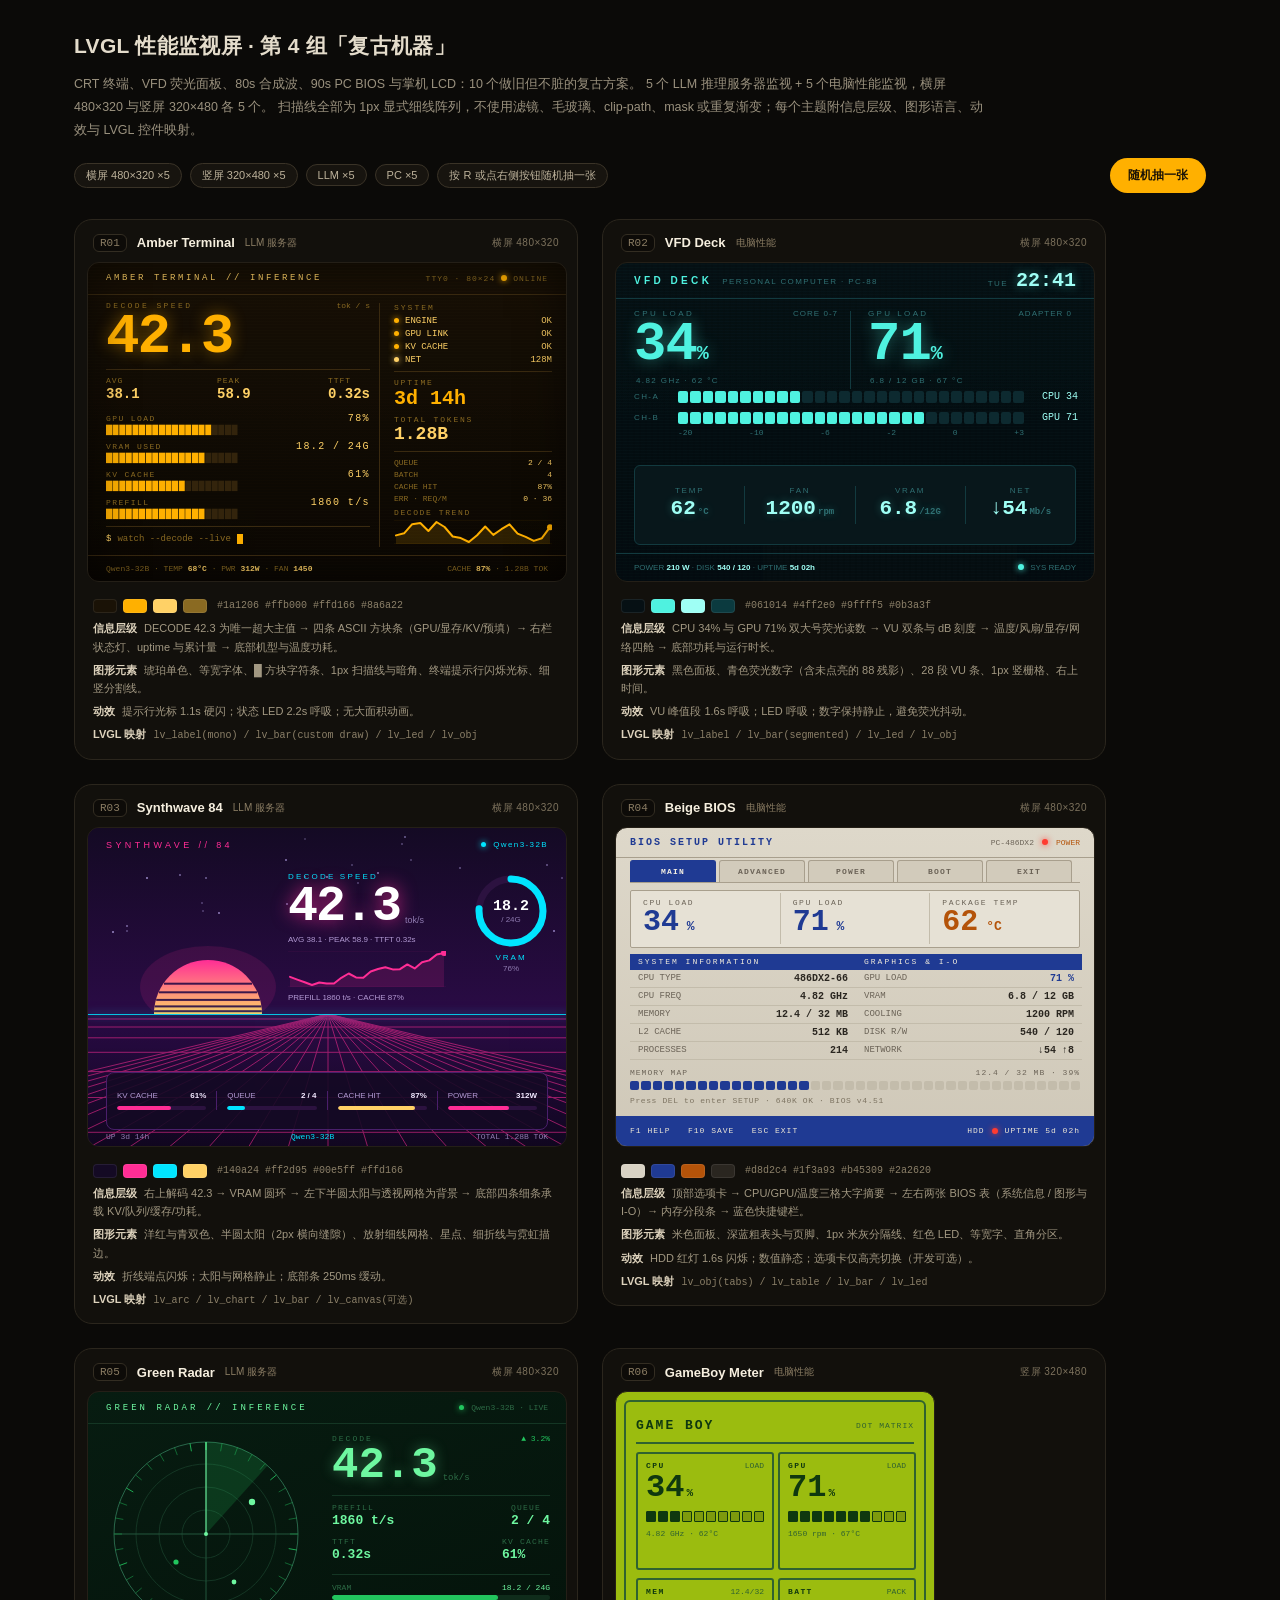
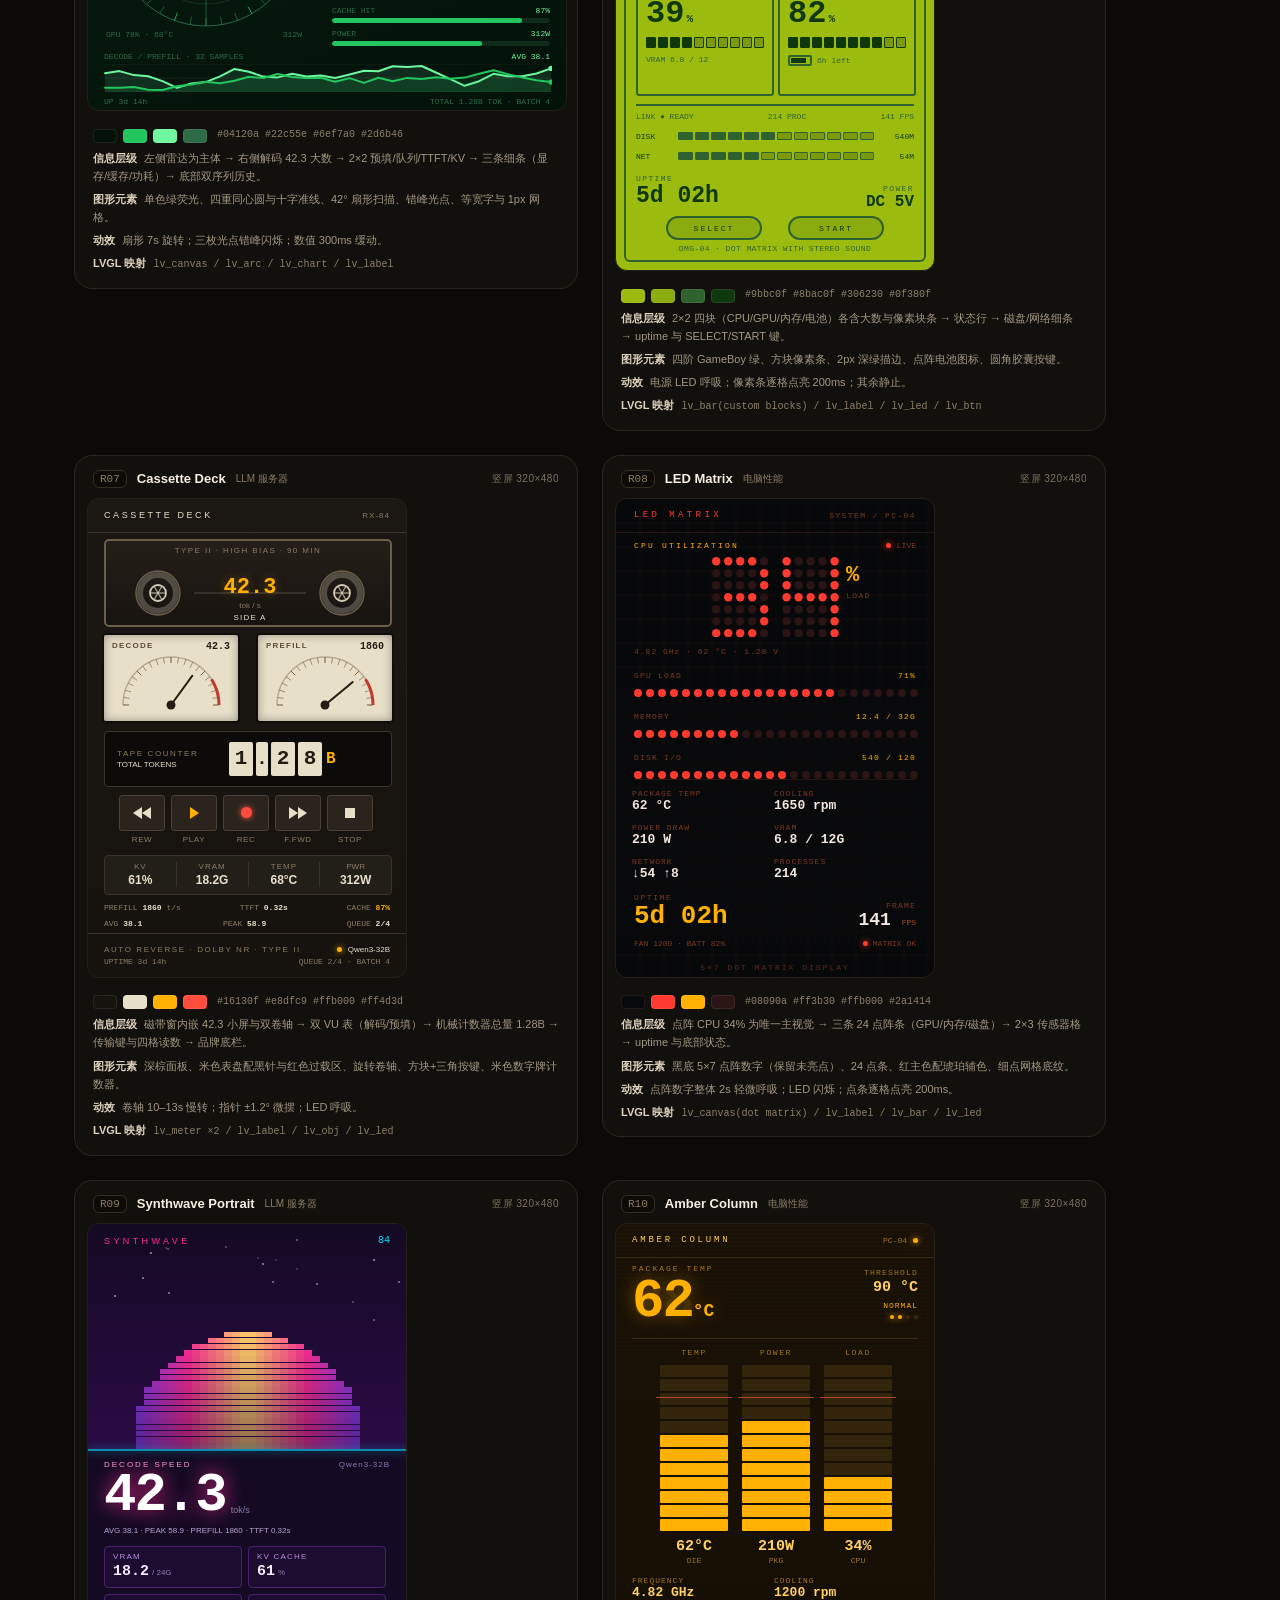
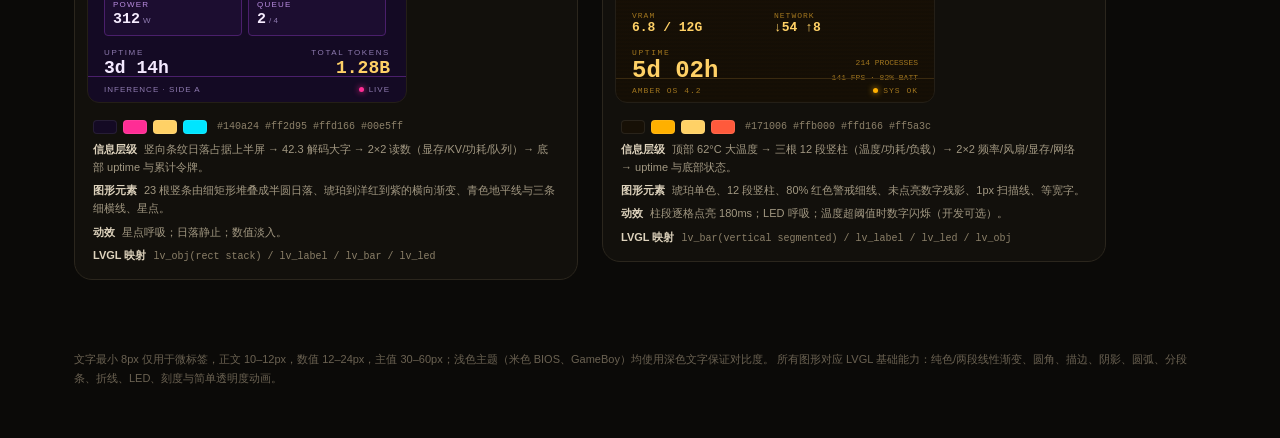
<file: docs/design/group4-retro.html>
<!doctype html>
<html lang="zh-CN">
<head>
<meta charset="utf-8">
<meta name="viewport" content="width=device-width,initial-scale=1">
<title>LVGL 性能监视屏 · 第 4 组 复古机器（10 选）</title>
<style>
  *{box-sizing:border-box}
  html{scroll-behavior:smooth}
  body{margin:0;background:#0b0a08;color:#e4dccb;font-family:'Inter','PingFang SC','Microsoft YaHei','Helvetica Neue',Arial,sans-serif}
  .top{max-width:1180px;margin:0 auto;padding:32px 24px 6px}
  h1{font-size:21px;margin:0 0 8px;letter-spacing:.3px}
  .lead{font-size:12.5px;line-height:1.85;color:#9a917e;max-width:920px}
  .bar{display:flex;flex-wrap:wrap;gap:8px;margin-top:16px;align-items:center}
  .chip{font-size:11px;border:1px solid #3a3327;background:#17140f;border-radius:99px;padding:4px 11px;color:#bdb29b}
  button{margin-left:auto;background:#ffb000;color:#1a1206;border:0;border-radius:99px;padding:9px 18px;font-size:12px;font-weight:700;cursor:pointer;font-family:inherit}
  button:active{transform:translateY(1px)}
  .gallery{max-width:1180px;margin:0 auto;padding:20px 24px 70px;display:flex;flex-wrap:wrap;gap:24px;align-items:flex-start}
  .card{background:#12100c;border:1px solid #2b261d;border-radius:18px;padding:12px;width:504px;max-width:100%;transition:border-color .35s,box-shadow .35s}
  .card:hover{border-color:#4a4232}
  .card.pick{border-color:#ffb000;box-shadow:0 0 0 3px rgba(255,176,0,.18)}
  .meta{display:flex;align-items:center;gap:10px;padding:2px 6px 10px;font-size:12px;color:#9a917e}
  .meta .id{font-family:'SF Mono',Menlo,monospace;font-size:11px;color:#8a7c63;border:1px solid #332d22;background:#0d0b08;border-radius:6px;padding:2px 6px}
  .meta b{font-size:13px;color:#f6efdf;font-weight:650}
  .meta .ori{margin-left:auto;font-size:10px;color:#7d725d;letter-spacing:.5px}
  .scr{position:relative;overflow:hidden;border-radius:12px;display:block;border:1px solid #241f17}
  .scr,.scr *{box-sizing:border-box}
  .spec{margin-top:12px;padding:4px 6px 2px;display:flex;flex-direction:column;gap:5px;font-size:11px;line-height:1.65;color:#a29882;max-width:480px}
  .spec b{color:#ded3bd;font-weight:600;margin-right:7px}
  .spec code{font-family:'SF Mono',Menlo,monospace;font-size:10px;color:#8c8069}
  .swatches{display:flex;align-items:center;gap:6px}
  .swatches i{width:24px;height:14px;border-radius:4px;display:block;border:1px solid rgba(255,255,255,.08)}
  .swatches code{margin-left:4px}
  .g4led{animation:g4blink 2.2s ease-in-out infinite}
  .g4blink{animation:g4blink 1.6s ease-in-out infinite}
  .g4sway{animation:g4sway 3.6s ease-in-out infinite alternate}
  .g4spin{transform-box:view-box;animation:g4spin 14s linear infinite}
  .g4caret{animation:g4caret 1.1s steps(1) infinite}
  @keyframes g4blink{0%,100%{opacity:1}50%{opacity:.22}}
  @keyframes g4sway{from{transform:rotate(-1.2deg)}to{transform:rotate(1.2deg)}}
  @keyframes g4spin{to{transform:rotate(360deg)}}
  @keyframes g4caret{0%,49%{opacity:1}50%,100%{opacity:0}}
  footer{max-width:1180px;margin:0 auto;padding:0 24px 50px;font-size:11px;color:#6b6252;line-height:1.7}
</style>
</head>
<body>
<header class="top">
  <h1>LVGL 性能监视屏 · 第 4 组「复古机器」</h1>
  <p class="lead">
    CRT 终端、VFD 荧光面板、80s 合成波、90s PC BIOS 与掌机 LCD：10 个做旧但不脏的复古方案。
    5 个 LLM 推理服务器监视 + 5 个电脑性能监视，横屏 480×320 与竖屏 320×480 各 5 个。
    扫描线全部为 1px 显式细线阵列，不使用滤镜、毛玻璃、clip-path、mask 或重复渐变；每个主题附信息层级、图形语言、动效与 LVGL 控件映射。
  </p>
  <div class="bar">
    <span class="chip">横屏 480×320 ×5</span>
    <span class="chip">竖屏 320×480 ×5</span>
    <span class="chip">LLM ×5</span>
    <span class="chip">PC ×5</span>
    <span class="chip">按 R 或点右侧按钮随机抽一张</span>
    <button onclick="window.__pick()">随机抽一张</button>
  </div>
</header>

<div id="app"></div>

<footer>
  文字最小 8px 仅用于微标签，正文 10–12px，数值 12–24px，主值 30–60px；浅色主题（米色 BIOS、GameBoy）均使用深色文字保证对比度。
  所有图形对应 LVGL 基础能力：纯色/两段线性渐变、圆角、描边、阴影、圆弧、分段条、折线、LED、刻度与简单透明度动画。
</footer>

<script>
/* ================= 基础绘图助手（全部对应 LVGL 能力） ================= */
const FONT="'Inter','PingFang SC','Microsoft YaHei','Helvetica Neue',Arial,sans-serif";
const MONO="'SF Mono','JetBrains Mono',Menlo,Consolas,monospace";

function polar(cx,cy,r,deg){const a=(deg-90)*Math.PI/180;return [cx+r*Math.cos(a),cy+r*Math.sin(a)];}
function arcD(cx,cy,r,a0,a1){
  const s=polar(cx,cy,r,a0),e=polar(cx,cy,r,a1),big=(a1-a0)>180?1:0;
  return `M${s[0].toFixed(2)} ${s[1].toFixed(2)}A${r} ${r} 0 ${big} 1 ${e[0].toFixed(2)} ${e[1].toFixed(2)}`;
}
function gauge(o){
  const s=o.s,w=o.w||10,cx=s/2,cy=s/2,r=o.r||(s/2-w/2-2);
  const a0=o.a0==null?225:o.a0,a1=o.a1==null?495:o.a1,pct=Math.max(0,Math.min(100,o.pct));
  const endA=a0+(a1-a0)*pct/100;
  let out=`<svg width="${s}" height="${s}" viewBox="0 0 ${s} ${s}" style="display:block">`;
  out+=`<path d="${arcD(cx,cy,r,a0,a1)}" fill="none" stroke="${o.track}" stroke-width="${w}" stroke-linecap="round"/>`;
  if(o.glow) out+=`<path d="${arcD(cx,cy,r,a0,endA)}" fill="none" stroke="${o.color}" stroke-width="${w+10}" stroke-linecap="round" opacity=".14"/>`;
  if(pct>0) out+=`<path d="${arcD(cx,cy,r,a0,endA)}" fill="none" stroke="${o.color}" stroke-width="${w}" stroke-linecap="round"/>`;
  out+='</svg>';
  return out;
}
function ticks(cx,cy,r1,r2,a0,a1,n,color,w,op){
  let s='';const ww=w||1.5,oo=op==null?.4:op;
  for(let i=0;i<=n;i++){
    const a=a0+(a1-a0)*i/n,p1=polar(cx,cy,r1,a),p2=polar(cx,cy,r2,a);
    s+=`<line x1="${p1[0].toFixed(1)}" y1="${p1[1].toFixed(1)}" x2="${p2[0].toFixed(1)}" y2="${p2[1].toFixed(1)}" stroke="${color}" stroke-width="${ww}" opacity="${i%5===0?Math.min(1,oo+.4):oo}"/>`;
  }
  return s;
}
function needleGauge(o){
  const s=o.s,w=o.w||7,cx=s/2,cy=s/2,a0=225,a1=495,r=cx-w-8;
  const pct=Math.max(0,Math.min(100,o.pct)),ang=a0+(a1-a0)*pct/100;
  const np=polar(cx,cy,r-22,ang);
  return `<svg width="${s}" height="${s}" viewBox="0 0 ${s} ${s}" style="display:block">
    <path d="${arcD(cx,cy,r,a0,a1)}" fill="none" stroke="${o.track}" stroke-width="${w}" stroke-linecap="round"/>
    <path d="${arcD(cx,cy,r,a0+(a1-a0)*0.88,a1)}" fill="none" stroke="${o.redline||'#ff3b30'}" stroke-width="${w}" stroke-linecap="round" opacity=".8"/>
    <path d="${arcD(cx,cy,r,a0,ang)}" fill="none" stroke="${o.color}" stroke-width="${w}" stroke-linecap="round"/>
    ${ticks(cx,cy,r-9,r-3,a0,a1,27,o.tick||'#777',1.1,.28)}
    <g class="g4sway" style="transform-origin:${cx}px ${cy}px">
      <line x1="${cx}" y1="${cy}" x2="${np[0].toFixed(1)}" y2="${np[1].toFixed(1)}" stroke="${o.needle||'#fff'}" stroke-width="2.4" stroke-linecap="round"/>
      <circle cx="${cx}" cy="${cy}" r="4.5" fill="${o.needle||'#fff'}"/>
    </g>
  </svg>`;
}
function ringSVG(size,r,w,pct,color,track){
  const c=2*Math.PI*r;
  return `<svg width="${size}" height="${size}" viewBox="0 0 ${size} ${size}" style="display:block">
    <circle cx="${size/2}" cy="${size/2}" r="${r}" fill="none" stroke="${track}" stroke-width="${w}"/>
    <circle cx="${size/2}" cy="${size/2}" r="${r}" fill="none" stroke="${color}" stroke-width="${w}" stroke-linecap="round"
      stroke-dasharray="${(c*Math.max(0,Math.min(100,pct))/100).toFixed(1)} ${c.toFixed(1)}" transform="rotate(-90 ${size/2} ${size/2})"/>
  </svg>`;
}
function ringStack(size,list,track){
  let s=`<svg width="${size}" height="${size}" viewBox="0 0 ${size} ${size}" style="display:block">`;
  list.forEach(function(rg){
    const c=2*Math.PI*rg.r;
    s+=`<circle cx="${size/2}" cy="${size/2}" r="${rg.r}" fill="none" stroke="${track}" stroke-width="${rg.w}"/>`;
    s+=`<circle cx="${size/2}" cy="${size/2}" r="${rg.r}" fill="none" stroke="${rg.c}" stroke-width="${rg.w}" stroke-linecap="round" stroke-dasharray="${(c*rg.pct/100).toFixed(1)} ${c.toFixed(1)}" transform="rotate(-90 ${size/2} ${size/2})"/>`;
  });
  return s+'</svg>';
}
function spark(w,h,data,color,o){
  o=o||{};const pad=o.pad||2,min=o.min==null?Math.min.apply(null,data):o.min,max=o.max==null?Math.max.apply(null,data):o.max;
  const n=data.length;
  const pts=data.map(function(v,i){return [pad+i*(w-2*pad)/(n-1),h-pad-((v-min)/((max-min)||1))*(h-2*pad)];});
  const d=pts.map(function(p,i){return (i?'L':'M')+p[0].toFixed(1)+' '+p[1].toFixed(1);}).join('');
  let s='';
  if(o.fill) s+=`<path d="${d}L${pts[n-1][0].toFixed(1)} ${h}L${pts[0][0].toFixed(1)} ${h}Z" fill="${color}" opacity="${o.op==null?.14:o.op}"/>`;
  s+=`<path d="${d}" fill="none" stroke="${color}" stroke-width="${o.lw||2}" stroke-linejoin="round" stroke-linecap="round"/>`;
  if(o.dot) s+=`<circle class="g4blink" cx="${pts[n-1][0].toFixed(1)}" cy="${pts[n-1][1].toFixed(1)}" r="${o.dotR||3}" fill="${color}"/>`;
  const grid=o.grid?Array.from({length:o.grid},function(_,i){return `<line x1="0" x2="${w}" y1="${(h/(o.grid-1))*i}" y2="${(h/(o.grid-1))*i}" stroke="${o.gridColor||color}" opacity=".10"/>`;}).join(''):'';
  return `<svg width="${w}" height="${h}" style="display:block">${grid}${s}</svg>`;
}
function multiSpark(w,h,list){
  let all=[];list.forEach(function(s){all=all.concat(s.data);});
  const min=Math.min.apply(null,all),max=Math.max.apply(null,all);
  let out='';
  for(let i=0;i<3;i++) out+=`<line x1="0" x2="${w}" y1="${(h/2)*i}" y2="${(h/2)*i}" stroke="#ffffff" opacity=".06"/>`;
  list.forEach(function(s){
    const n=s.data.length;
    const pts=s.data.map(function(v,i){return [i*(w-2)/(n-1)+1,h-2-((v-min)/((max-min)||1))*(h-4)];});
    const d=pts.map(function(p,i){return (i?'L':'M')+p[0].toFixed(1)+' '+p[1].toFixed(1);}).join('');
    out+=`<path d="${d}L${w-1} ${h}L1 ${h}Z" fill="${s.color}" opacity=".11"/>`;
    out+=`<path d="${d}" fill="none" stroke="${s.color}" stroke-width="2" stroke-linejoin="round" stroke-linecap="round"/>`;
    const last=pts[n-1];
    out+=`<circle class="g4blink" cx="${last[0].toFixed(1)}" cy="${last[1].toFixed(1)}" r="2.6" fill="${s.color}"/>`;
  });
  return `<svg width="${w}" height="${h}" style="display:block">${out}</svg>`;
}
function rnd(seed){let s=seed;return function(){s=(s*9301+49297)%233280;return s/233280;};}
function series(n,base,amp,seed){
  const r=rnd(seed),a=[];let v=base;
  for(let i=0;i<n;i++){v=Math.max(base*.35,Math.min(base*1.45,v+(r()-.48)*amp));a.push(v);}
  return a;
}
function bar(pct,color,track,h,w){
  const hh=h||7;
  return `<div style="width:${w||'100%'};height:${hh}px;background:${track};border-radius:99px;overflow:hidden"><div style="width:${Math.max(0,Math.min(100,pct))}%;height:100%;background:${color};border-radius:99px"></div></div>`;
}
function seg(pct,color,dim,n,h){
  const num=n||20,hh=h||10,on=Math.round(Math.max(0,Math.min(100,pct))/100*num);
  let s='';
  for(let i=0;i<num;i++) s+=`<div style="flex:1;height:${hh}px;border-radius:2px;background:${i<on?color:dim}"></div>`;
  return `<div style="display:flex;gap:2px">${s}</div>`;
}
function gridBG(w,h,color,step,op){
  let s='';
  for(let x=step;x<w;x+=step) s+=`<line x1="${x}" y1="0" x2="${x}" y2="${h}" stroke="${color}" stroke-width="1"/>`;
  for(let y=step;y<h;y+=step) s+=`<line x1="0" y1="${y}" x2="${w}" y2="${y}" stroke="${color}" stroke-width="1"/>`;
  return `<div style="position:absolute;inset:0;opacity:${op}"><svg width="${w}" height="${h}">${s}</svg></div>`;
}
function led(c,s){
  const ss=s||7;
  return `<span class="g4led" style="display:inline-block;width:${ss}px;height:${ss}px;border-radius:50%;background:${c};box-shadow:0 0 6px ${c}"></span>`;
}
function st(l,v,u,c,p,size){
  return `<div style="min-width:0"><div style="font-size:9px;letter-spacing:1.2px;color:${p.dim};white-space:nowrap">${l}</div><div style="font-size:${size||15}px;font-weight:700;color:${c||p.txt};line-height:1.2;white-space:nowrap">${v}<span style="font-size:9px;font-weight:500;color:${p.dim}"> ${u||''}</span></div></div>`;
}

/* ================= 复古专用助手 ================= */
function scanlines(w,h,step,color,op){
  let s='';
  for(let y=0;y<h;y+=step) s+=`<line x1="0" y1="${y}" x2="${w}" y2="${y}" stroke="${color}" stroke-width="1"/>`;
  return `<div style="position:absolute;left:0;top:0;width:${w}px;height:${h}px;pointer-events:none;opacity:${op}"><svg width="${w}" height="${h}">${s}</svg></div>`;
}
function grille(w,h,step,color,op){
  let s='';
  for(let x=0;x<w;x+=step) s+=`<line x1="${x}" y1="0" x2="${x}" y2="${h}" stroke="${color}" stroke-width="1"/>`;
  return `<div style="position:absolute;left:0;top:0;width:${w}px;height:${h}px;pointer-events:none;opacity:${op}"><svg width="${w}" height="${h}">${s}</svg></div>`;
}
function asciiBar(pct,color,dim,n,size){
  const num=n||20,fs=size||11;
  const on=Math.round(Math.max(0,Math.min(100,pct))/100*num);
  let s='';
  for(let i=0;i<num;i++) s+=`<span style="color:${i<on?color:dim}">█</span>`;
  return `<div style="font-family:${MONO};font-size:${fs}px;line-height:1;letter-spacing:.6px;white-space:nowrap">${s}</div>`;
}
function pixBar(pct,on,off,n,h){
  const num=n||10,hh=h||12;
  const onN=Math.round(Math.max(0,Math.min(100,pct))/100*num);
  let s='';
  for(let i=0;i<num;i++) s+=`<div style="flex:1;height:${hh}px;background:${i<onN?on:off};border:1px solid ${on};border-radius:1px"></div>`;
  return `<div style="display:flex;gap:2px">${s}</div>`;
}
function dotsRow(pct,on,off,n,size,gap){
  const num=n||24,ss=size||8,gg=gap==null?4:gap;
  const onN=Math.round(Math.max(0,Math.min(100,pct))/100*num);
  let s='';
  for(let i=0;i<num;i++) s+=`<span style="display:inline-block;width:${ss}px;height:${ss}px;border-radius:50%;background:${i<onN?on:off};margin-right:${gg}px"></span>`;
  return `<div style="white-space:nowrap">${s}</div>`;
}
const DIG={
  '0':['01110','10001','10011','10101','11001','10001','01110'],
  '1':['00100','01100','00100','00100','00100','00100','01110'],
  '2':['01110','10001','00001','00110','01100','10000','11111'],
  '3':['11110','00001','00001','01110','00001','00001','11110'],
  '4':['10001','10001','10001','11111','00001','00001','00001'],
  '5':['11111','10000','11110','00001','00001','10001','01110'],
  '6':['01110','10000','10000','11110','10001','10001','01110'],
  '7':['11111','00001','00010','00100','01000','01000','01000'],
  '8':['01110','10001','10001','01110','10001','10001','01110'],
  '9':['01110','10001','10001','01111','00001','00001','01110']
};
function dotNum(str,on,off,step,r){
  const d=step||12,rr=r||4.2,gap=14;
  const chars=String(str).split('');
  const gw=4*d+2*rr;
  const total=chars.length*gw+(chars.length-1)*gap;
  const hh=6*d+2*rr;
  let out=`<svg width="${total}" height="${hh}" viewBox="0 0 ${total} ${hh}" style="display:block">`;
  chars.forEach(function(ch,gi){
    const gx=gi*(gw+gap),pat=DIG[ch]||DIG['0'];
    for(let row=0;row<7;row++){
      for(let col=0;col<5;col++){
        const lit=pat[row].charAt(col)==='1';
        out+=`<circle cx="${(gx+rr+col*d).toFixed(1)}" cy="${(rr+row*d).toFixed(1)}" r="${rr}" fill="${lit?on:off}"/>`;
      }
    }
  });
  return out+'</svg>';
}
function vuMeter(w,h,val,opt){
  opt=opt||{};
  const cx=w/2,cy=h-16,r=Math.min(w/2-14,h-38);
  const pct=Math.max(0,Math.min(100,val));
  const a0=270,a1=450,ang=a0+(a1-a0)*pct/100;
  const np=polar(cx,cy,r-12,ang);
  let out=`<svg width="${w}" height="${h}" viewBox="0 0 ${w} ${h}" style="position:absolute;left:0;top:0">`;
  out+=`<path d="${arcD(cx,cy,r,a0,a1)}" fill="none" stroke="#b7ab91" stroke-width="1.5"/>`;
  out+=ticks(cx,cy,r-6,r,a0,a1,20,'#6b5a3a',1,.6);
  out+=`<path d="${arcD(cx,cy,r,a0+(a1-a0)*.82,a1)}" fill="none" stroke="#c0392b" stroke-width="3"/>`;
  out+=`<line x1="${cx}" y1="${cy}" x2="${np[0].toFixed(1)}" y2="${np[1].toFixed(1)}" stroke="#241d12" stroke-width="2" stroke-linecap="round"/>`;
  out+=`<circle cx="${cx}" cy="${cy}" r="4.5" fill="#241d12"/>`;
  return out+'</svg>';
}
function synthGrid(w,h,color,op){
  const cx=w/2;
  let s='';
  for(let i=-14;i<=14;i++){
    const bx=cx+i*40;
    s+=`<line x1="${cx}" y1="0" x2="${bx}" y2="${h}" stroke="${color}" stroke-width="1"/>`;
  }
  let y=5,step=6;
  while(y<h){
    s+=`<line x1="0" y1="${y.toFixed(1)}" x2="${w}" y2="${y.toFixed(1)}" stroke="${color}" stroke-width="1"/>`;
    step*=1.34;y+=step;
  }
  return `<svg width="${w}" height="${h}" style="position:absolute;left:0;top:0;opacity:${op}">${s}</svg>`;
}
function starField(w,h,n,seed,color){
  const r=rnd(seed);let s='';
  for(let i=0;i<n;i++){
    s+=`<div style="position:absolute;left:${Math.round(r()*w)}px;top:${Math.round(r()*h)}px;width:2px;height:2px;border-radius:50%;background:${color};opacity:${(.25+r()*.5).toFixed(2)}"></div>`;
  }
  return s;
}
function lerpColor(a,b,t){
  function p(x){return [parseInt(x.slice(1,3),16),parseInt(x.slice(3,5),16),parseInt(x.slice(5,7),16)];}
  const A=p(a),B=p(b);
  const c=A.map(function(v,i){return Math.round(v+(B[i]-v)*t);});
  return '#'+c.map(function(v){return ('0'+Math.max(0,Math.min(255,v)).toString(16)).slice(-2);}).join('');
}

/* ================= 示例数据 ================= */
const L={
  model:'Qwen3-32B',decode:'42.3',avg:'38.1',max:'58.9',prefill:'1860',ttft:'0.32s',
  gpu:78,vram:'18.2',vramTot:'24',vramPct:76,kv:61,power:312,temp:68,queue:2,batch:4,
  uptime:'3d 14h',total:'1.28B',cache:87,cpu:22,ram:'41.7',ramTot:'64',net:128,fan:1450,ctx:'12.4k'
};
const Pd={
  cpu:34,avg:27,max:91,freq:'4.82',temp:62,power:78,ram:'12.4',ramTot:'32',ramPct:39,
  gpu:71,gpuTemp:67,gpuPower:210,vram:'6.8',vramTot:'12',vramPct:57,
  diskR:540,diskW:120,netD:54,netU:8,fanC:1200,fanG:1650,up:'5d 02h',proc:214,batt:82,fps:141
};

/* ================= R01 Amber Terminal（LLM 横） ================= */
function R01(){
  const p={bg:'#1a1206',bg2:'#0c0803',acc:'#ffb000',acc2:'#ffd166',dim:'#8a6a22',track:'#33240c',line:'#3a2a10'};
  const row=(label,pct,val)=>
    `<div style="margin-bottom:5px">
      <div style="display:flex;justify-content:space-between;align-items:baseline;font-size:8px;letter-spacing:1.4px;color:${p.dim}">
        <span>${label}</span><span style="color:${p.acc2};font-size:10px">${val}</span>
      </div>
      <div style="margin-top:2px">${asciiBar(pct,p.acc,p.track,20,10)}</div>
    </div>`;
  const stat=(v,l)=>
    `<div><div style="font-size:8px;letter-spacing:1px;color:${p.dim}">${l}</div><div style="font-size:14px;font-weight:700;color:${p.acc2};line-height:1.3">${v}</div></div>`;
  return `<div class="scr" style="position:relative;overflow:hidden;width:480px;height:320px;background:linear-gradient(180deg,${p.bg},${p.bg2});font-family:${MONO};color:${p.acc}">
    ${scanlines(480,320,3,'#000000',.20)}
    <div style="position:absolute;left:0;right:0;top:0;height:32px;display:flex;align-items:center;justify-content:space-between;padding:0 18px;border-bottom:1px solid ${p.line}">
      <span style="font-size:9px;letter-spacing:2.6px;color:${p.acc2}">AMBER TERMINAL // INFERENCE</span>
      <span style="font-size:8px;letter-spacing:1px;color:${p.dim};display:flex;align-items:center;gap:6px">TTY0 · 80×24 ${led(p.acc,6)} ONLINE</span>
    </div>

    <div style="position:absolute;left:18px;top:38px;width:264px">
      <div style="display:flex;justify-content:space-between;align-items:baseline">
        <span style="font-size:8px;letter-spacing:2.4px;color:${p.dim}">DECODE SPEED</span>
        <span style="font-size:8px;color:${p.dim}">tok / s</span>
      </div>
      <div style="margin-top:1px;font-size:56px;font-weight:700;line-height:.95;letter-spacing:-2px;color:${p.acc};text-shadow:0 0 16px rgba(255,176,0,.45)">${L.decode}</div>
      <div style="height:1px;background:${p.line};margin:5px 0 6px"></div>
      <div style="display:flex;justify-content:space-between">
        ${stat(L.avg,'AVG')}${stat(L.max,'PEAK')}${stat(L.ttft,'TTFT')}
      </div>
      <div style="margin-top:10px">
        ${row('GPU LOAD',L.gpu,'78%')}
        ${row('VRAM USED',L.vramPct,'18.2 / 24G')}
        ${row('KV CACHE',L.kv,'61%')}
        ${row('PREFILL',74,'1860 t/s')}
      </div>
      <div style="height:1px;background:${p.line};margin:6px 0 7px"></div>
      <div style="display:flex;align-items:center;gap:6px;font-size:9px;color:${p.dim}">
        <span style="color:${p.acc2}">$</span><span>watch --decode --live</span>
        <span class="g4caret" style="display:inline-block;width:6px;height:10px;background:${p.acc}"></span>
      </div>
    </div>

    <div style="position:absolute;left:291px;top:40px;height:244px;width:1px;background:${p.line}"></div>

    <div style="position:absolute;left:306px;top:40px;width:158px">
      <div style="font-size:8px;letter-spacing:2px;color:${p.dim};margin-bottom:4px">SYSTEM</div>
      <div style="display:flex;flex-direction:column;gap:3px;font-size:9px;color:${p.acc2}">
        <div style="display:flex;align-items:center;justify-content:space-between"><span style="display:flex;align-items:center;gap:6px">${led(p.acc,5)} ENGINE</span><span>OK</span></div>
        <div style="display:flex;align-items:center;justify-content:space-between"><span style="display:flex;align-items:center;gap:6px">${led(p.acc,5)} GPU LINK</span><span>OK</span></div>
        <div style="display:flex;align-items:center;justify-content:space-between"><span style="display:flex;align-items:center;gap:6px">${led(p.acc,5)} KV CACHE</span><span>OK</span></div>
        <div style="display:flex;align-items:center;justify-content:space-between"><span style="display:flex;align-items:center;gap:6px">${led(p.acc2,5)} NET</span><span>128M</span></div>
      </div>
      <div style="height:1px;background:${p.line};margin:6px 0"></div>
      <div style="font-size:8px;letter-spacing:1.8px;color:${p.dim}">UPTIME</div>
      <div style="font-size:20px;font-weight:700;line-height:1.2">${L.uptime}</div>
      <div style="font-size:8px;letter-spacing:1.8px;color:${p.dim};margin-top:4px">TOTAL TOKENS</div>
      <div style="font-size:18px;font-weight:700;line-height:1.2;color:${p.acc2}">${L.total}</div>
      <div style="height:1px;background:${p.line};margin:6px 0"></div>
      <div style="display:flex;justify-content:space-between;font-size:8px;color:${p.dim}"><span>QUEUE</span><span style="color:${p.acc2}">2 / 4</span></div>
      <div style="display:flex;justify-content:space-between;font-size:8px;color:${p.dim};margin-top:3px"><span>BATCH</span><span style="color:${p.acc2}">4</span></div>
      <div style="display:flex;justify-content:space-between;font-size:8px;color:${p.dim};margin-top:3px"><span>CACHE HIT</span><span style="color:${p.acc2}">87%</span></div>
      <div style="display:flex;justify-content:space-between;font-size:8px;color:${p.dim};margin-top:3px"><span>ERR · REQ/M</span><span style="color:${p.acc2}">0 · 36</span></div>
      <div style="font-size:8px;letter-spacing:1.6px;color:${p.dim};margin-top:5px">DECODE TREND</div>
      <div style="margin-top:3px">${spark(158,24,series(20,42,7,13),p.acc,{fill:true,dot:true,grid:2})}</div>
    </div>

    <div style="position:absolute;left:0;right:0;bottom:0;height:26px;border-top:1px solid ${p.line};display:flex;align-items:center;justify-content:space-between;padding:0 18px;font-size:8px;color:${p.dim}">
      <span>${L.model} · TEMP <b style="color:${p.acc2}">68°C</b> · PWR <b style="color:${p.acc2}">312W</b> · FAN <b style="color:${p.acc2}">1450</b></span>
      <span>CACHE <b style="color:${p.acc2}">87%</b> · ${L.total} TOK</span>
    </div>
    <div style="position:absolute;inset:0;pointer-events:none;box-shadow:inset 0 0 46px rgba(0,0,0,.55)"></div>
  </div>`;
}

/* ================= R02 VFD Deck（PC 横） ================= */
function R02(){
  const p={bg:'#061014',acc:'#4ff2e0',acc2:'#9ffff5',dim:'#2f6f72',track:'#0f3036',line:'#123a3f',ghost:'#0a2428'};
  const read=(label,val,sub)=>
    `<div style="position:relative;height:62px">
      <div style="position:absolute;left:0;top:0;font-family:${MONO};font-size:54px;font-weight:700;line-height:1;letter-spacing:-1px;color:${p.acc};text-shadow:0 0 16px rgba(79,242,224,.42)">${val}<span style="font-size:20px">%</span></div>
      <div style="position:absolute;left:2px;top:58px;font-size:8px;letter-spacing:1.4px;color:${p.dim}">${sub}</div>
    </div>`;
  const cell=(label,val,unit)=>
    `<div style="flex:1;text-align:center;padding:0 6px;border-right:1px solid ${p.line}">
      <div style="font-size:8px;letter-spacing:1.8px;color:${p.dim}">${label}</div>
      <div style="font-family:${MONO};font-size:21px;font-weight:700;color:${p.acc2};line-height:1.35;text-shadow:0 0 8px rgba(79,242,224,.3)">${val}<span style="font-size:9px;color:${p.dim};margin-left:2px">${unit}</span></div>
    </div>`;
  return `<div class="scr" style="position:relative;overflow:hidden;width:480px;height:320px;background:linear-gradient(180deg,#08161a,${p.bg});font-family:${FONT};color:${p.acc2}">
    ${scanlines(480,320,3,'#000000',.32)}
    ${grille(480,320,6,'#000000',.12)}
    <div style="position:absolute;left:0;right:0;top:0;height:36px;padding:0 18px;display:flex;align-items:center;justify-content:space-between;border-bottom:1px solid ${p.line}">
      <div style="display:flex;align-items:baseline;gap:10px">
        <span style="font-size:10px;font-weight:700;letter-spacing:3.4px;color:${p.acc}">VFD DECK</span>
        <span style="font-size:8px;letter-spacing:1.4px;color:${p.dim}">PERSONAL COMPUTER · PC-88</span>
      </div>
      <div style="display:flex;align-items:baseline;gap:8px">
        <span style="font-size:8px;letter-spacing:1.4px;color:${p.dim}">TUE</span>
        <span style="font-family:${MONO};font-size:20px;font-weight:700;color:${p.acc2};text-shadow:0 0 10px rgba(79,242,224,.5)">22:41</span>
      </div>
    </div>

    <div style="position:absolute;left:18px;top:46px;width:204px">
      <div style="display:flex;justify-content:space-between;align-items:baseline">
        <span style="font-size:8px;letter-spacing:2.4px;color:${p.dim}">CPU LOAD</span>
        <span style="font-size:8px;letter-spacing:1px;color:${p.dim}">CORE 0-7</span>
      </div>
      ${read('cpu',String(Pd.cpu),'4.82 GHz · 62 °C')}
    </div>
    <div style="position:absolute;left:234px;top:48px;height:78px;width:1px;background:${p.line}"></div>
    <div style="position:absolute;left:252px;top:46px;width:204px">
      <div style="display:flex;justify-content:space-between;align-items:baseline">
        <span style="font-size:8px;letter-spacing:2.4px;color:${p.dim}">GPU LOAD</span>
        <span style="font-size:8px;letter-spacing:1px;color:${p.dim}">ADAPTER 0</span>
      </div>
      ${read('gpu',String(Pd.gpu),'6.8 / 12 GB · 67 °C')}
    </div>

    <div style="position:absolute;left:18px;top:128px;width:444px">
      <div style="display:flex;align-items:center;gap:10px">
        <span style="width:34px;font-size:8px;letter-spacing:1.4px;color:${p.dim}">CH-A</span>
        <div style="flex:1">${seg(Pd.cpu,p.acc,'#0d2a30',28,12)}</div>
        <span style="width:44px;text-align:right;font-family:${MONO};font-size:10px;color:${p.acc2}">CPU 34</span>
      </div>
      <div style="display:flex;align-items:center;gap:10px;margin-top:9px">
        <span style="width:34px;font-size:8px;letter-spacing:1.4px;color:${p.dim}">CH-B</span>
        <div style="flex:1">${seg(Pd.gpu,p.acc,'#0d2a30',28,12)}</div>
        <span style="width:44px;text-align:right;font-family:${MONO};font-size:10px;color:${p.acc2}">GPU 71</span>
      </div>
      <div style="display:flex;justify-content:space-between;margin:4px 54px 0 44px;font-size:8px;font-family:${MONO};color:${p.dim}">
        <span>-20</span><span>-10</span><span>-6</span><span>-2</span><span>0</span><span>+3</span>
      </div>
    </div>

    <div style="position:absolute;left:18px;right:18px;top:202px;height:80px;background:#08171b;border:1px solid ${p.line};border-radius:6px;display:flex;align-items:center">
      ${cell('TEMP',String(Pd.temp),'°C')}
      ${cell('FAN',String(Pd.fanC),'rpm')}
      ${cell('VRAM',Pd.vram,'/12G')}
      <div style="flex:1;text-align:center;padding:0 6px">
        <div style="font-size:8px;letter-spacing:1.8px;color:${p.dim}">NET</div>
        <div style="font-family:${MONO};font-size:21px;font-weight:700;color:${p.acc2};line-height:1.35">↓${Pd.netD}<span style="font-size:9px;color:${p.dim};margin-left:2px">Mb/s</span></div>
      </div>
    </div>

    <div style="position:absolute;left:0;right:0;bottom:0;height:28px;display:flex;align-items:center;justify-content:space-between;padding:0 18px;font-size:8px;color:${p.dim};border-top:1px solid ${p.line}">
      <span>POWER <b style="color:${p.acc2}">210 W</b> · DISK <b style="color:${p.acc2}">540 / 120</b> · UPTIME <b style="color:${p.acc2}">${Pd.up}</b></span>
      <span style="display:flex;align-items:center;gap:6px">${led(p.acc,6)} SYS READY</span>
    </div>
  </div>`;
}

/* ================= R03 Synthwave 84（LLM 横） ================= */
function R03(){
  const p={bg:'#140a24',sky:'#2a0b45',pink:'#ff2d95',cyan:'#00e5ff',amber:'#ffd166',violet:'#7a3cff',dim:'#8f7bb0',line:'#4a1f6b',panel:'#1a0b2e'};
  const cx=120,cy=186,r=54,w=2*r,hh=r;
  let slits='';
  [0.42,0.58,0.72,0.84,0.93].forEach(function(t){
    const y=hh*t,dy=hh-y,hw=Math.sqrt(Math.max(0,r*r-dy*dy));
    slits+=`<rect x="${(r-hw).toFixed(1)}" y="${y.toFixed(1)}" width="${(2*hw).toFixed(1)}" height="2" fill="${p.sky}" opacity=".9"/>`;
  });
  const sun=`<svg width="${w}" height="${hh}" viewBox="0 0 ${w} ${hh}" style="position:absolute;left:${cx-r}px;top:${cy-r}px">
    <defs><linearGradient id="g4sun" x1="0" y1="0" x2="0" y2="1">
      <stop offset="0" stop-color="${p.pink}"/><stop offset="1" stop-color="${p.amber}"/>
    </linearGradient></defs>
    <path d="M0 ${hh} A${r} ${r} 0 0 1 ${w} ${hh} Z" fill="url(#g4sun)"/>
    ${slits}
  </svg>`;
  const cell=(i,label,val,pct,color)=>
    `<div style="flex:1;padding:0 10px;border-left:${i?'1px solid '+p.line:'0'}">
      <div style="display:flex;justify-content:space-between;align-items:baseline;font-size:8px;color:#b39ad4"><span>${label}</span><span style="color:#f2e9ff;font-weight:700">${val}</span></div>
      <div style="margin-top:6px">${bar(pct,color,'#2c1240',4)}</div>
    </div>`;
  return `<div class="scr" style="position:relative;overflow:hidden;width:480px;height:320px;background:linear-gradient(180deg,${p.bg},#1d0b36);font-family:${FONT};color:#f4ecff">
    <div style="position:absolute;left:0;top:0;right:0;height:186px;background:linear-gradient(180deg,${p.bg},${p.sky})"></div>
    ${starField(480,110,26,7,'#c9b8ff')}
    <div style="position:absolute;left:${cx-r-14}px;top:${cy-r-14}px;width:${2*r+28}px;height:${r+28}px;border-radius:50%;background:rgba(255,45,149,.12)"></div>
    ${sun}
    <div style="position:absolute;left:0;top:186px;right:0;height:134px;background:linear-gradient(180deg,#2a0b45,#110720)">
      ${synthGrid(480,134,p.pink,.55)}
    </div>
    <div style="position:absolute;left:0;top:186px;width:480px;height:1px;background:${p.cyan};opacity:.85;box-shadow:0 0 8px ${p.cyan}"></div>

    <div style="position:absolute;left:0;right:0;top:0;height:34px;display:flex;align-items:center;justify-content:space-between;padding:0 18px">
      <span style="font-size:9px;letter-spacing:3.4px;color:${p.pink}">SYNTHWAVE // 84</span>
      <span style="display:flex;align-items:center;gap:7px;font-size:8px;color:${p.cyan};letter-spacing:1.4px">${led(p.cyan,5)} ${L.model}</span>
    </div>

    <div style="position:absolute;left:200px;top:44px;width:164px">
      <div style="font-size:8px;letter-spacing:2.2px;color:${p.cyan}">DECODE SPEED</div>
      <div style="display:flex;align-items:flex-end;gap:5px;margin-top:2px">
        <div style="font-family:${MONO};font-size:50px;font-weight:700;line-height:.95;letter-spacing:-2px;color:#fff;text-shadow:0 0 18px rgba(255,45,149,.75)">${L.decode}</div>
        <div style="font-size:9px;color:${p.dim};padding-bottom:5px">tok/s</div>
      </div>
      <div style="font-size:8px;color:#b39ad4;margin-top:5px;white-space:nowrap">AVG 38.1 · PEAK 58.9 · TTFT 0.32s</div>
      <div style="margin-top:7px">${spark(158,36,series(22,42,8,21),p.pink,{fill:true,dot:true,grid:2})}</div>
      <div style="font-size:8px;color:#b39ad4;margin-top:6px;white-space:nowrap">PREFILL 1860 t/s · CACHE 87%</div>
    </div>

    <div style="position:absolute;left:382px;top:44px;width:82px;text-align:center">
      <div style="position:relative;width:78px;height:78px;margin:0 auto">
        ${ringSVG(78,32,7,L.vramPct,p.cyan,'#2c1240')}
        <div style="position:absolute;inset:0;display:flex;flex-direction:column;align-items:center;justify-content:center">
          <div style="font-family:${MONO};font-size:15px;font-weight:700;color:#fff">${L.vram}</div>
          <div style="font-size:8px;color:${p.dim}">/ ${L.vramTot}G</div>
        </div>
      </div>
      <div style="font-size:8px;letter-spacing:2px;color:${p.cyan};margin-top:3px">VRAM</div>
      <div style="font-size:8px;color:${p.dim};margin-top:2px">76%</div>
    </div>

    <div style="position:absolute;left:18px;right:18px;top:244px;height:58px;background:rgba(20,10,36,.88);border:1px solid ${p.line};border-radius:8px;display:flex;align-items:center">
      ${cell(0,'KV CACHE','61%',61,p.pink)}
      ${cell(1,'QUEUE','2 / 4',20,p.cyan)}
      ${cell(2,'CACHE HIT','87%',87,p.amber)}
      ${cell(3,'POWER','312W',69,p.pink)}
    </div>

    <div style="position:absolute;left:18px;right:18px;bottom:0;height:18px;display:flex;align-items:center;justify-content:space-between;font-family:${MONO};font-size:8px;color:${p.dim}">
      <span>UP ${L.uptime}</span><span style="color:${p.cyan}">${L.model}</span><span>TOTAL ${L.total} TOK</span>
    </div>
  </div>`;
}

/* ================= R04 Beige BIOS（PC 横） ================= */
function R04(){
  const p={bg:'#d8d2c4',bg2:'#cfc8b8',panel:'#e6e1d5',blue:'#1f3a93',rust:'#b45309',txt:'#2a2620',dim:'#6b6357',line:'#c3bcab'};
  const tabs=['MAIN','ADVANCED','POWER','BOOT','EXIT'];
  let tabHtml='';
  tabs.forEach(function(t,i){
    const act=i===0;
    tabHtml+=`<div style="position:absolute;left:${14+i*89}px;top:32px;width:86px;height:22px;display:flex;align-items:center;justify-content:center;font-size:8px;letter-spacing:1.2px;font-weight:700;background:${act?p.blue:'#d2cbbb'};color:${act?'#f6f0e2':p.dim};border:1px solid ${act?p.blue:'#a89f8d'};border-bottom:0;border-radius:3px 3px 0 0">${t}</div>`;
  });
  const table=(x,title,rows)=>
    `<div style="position:absolute;left:${x}px;top:126px;width:226px">
      <div style="height:16px;background:${p.blue};color:#f2ecdc;font-size:8px;letter-spacing:2px;display:flex;align-items:center;padding:0 8px">${title}</div>
      ${rows.map(function(r){
        return `<div style="height:18px;display:flex;align-items:center;justify-content:space-between;border-bottom:1px solid ${p.line};padding:0 8px">
          <span style="font-size:9px;color:${p.dim}">${r[0]}</span>
          <span style="font-size:10px;font-weight:700;color:${r[2]||p.txt}">${r[1]}</span>
        </div>`;
      }).join('')}
    </div>`;
  return `<div class="scr" style="position:relative;overflow:hidden;width:480px;height:320px;background:linear-gradient(180deg,#ded8ca,${p.bg2});font-family:${MONO};color:${p.txt}">
    <div style="position:absolute;left:0;right:0;top:0;height:30px;display:flex;align-items:center;justify-content:space-between;padding:0 14px;border-bottom:1px solid #a89f8d">
      <span style="font-size:10px;font-weight:700;letter-spacing:2px;color:${p.blue}">BIOS SETUP UTILITY</span>
      <span style="display:flex;align-items:center;gap:8px;font-size:8px;color:${p.dim}">PC-486DX2 ${led('#ff3b30',6)} <span style="color:${p.rust}">POWER</span></span>
    </div>
    ${tabHtml}
    <div style="position:absolute;left:14px;right:14px;top:54px;height:1px;background:#a89f8d"></div>

    <div style="position:absolute;left:14px;right:14px;top:62px;height:58px;background:${p.panel};border:1px solid #a89f8d;border-radius:2px;display:flex;align-items:center">
      <div style="flex:1;padding:5px 12px;border-right:1px solid ${p.line}">
        <div style="font-size:8px;letter-spacing:1.6px;color:${p.dim}">CPU LOAD</div>
        <div style="font-size:30px;font-weight:700;line-height:1.05;color:${p.blue}">${Pd.cpu}<span style="font-size:13px"> %</span></div>
      </div>
      <div style="flex:1;padding:5px 12px;border-right:1px solid ${p.line}">
        <div style="font-size:8px;letter-spacing:1.6px;color:${p.dim}">GPU LOAD</div>
        <div style="font-size:30px;font-weight:700;line-height:1.05;color:${p.blue}">${Pd.gpu}<span style="font-size:13px"> %</span></div>
      </div>
      <div style="flex:1;padding:5px 12px">
        <div style="font-size:8px;letter-spacing:1.6px;color:${p.dim}">PACKAGE TEMP</div>
        <div style="font-size:30px;font-weight:700;line-height:1.05;color:${p.rust}">${Pd.temp}<span style="font-size:13px"> °C</span></div>
      </div>
    </div>

    ${table(14,'SYSTEM INFORMATION',[
      ['CPU TYPE','486DX2-66'],
      ['CPU FREQ',Pd.freq+' GHz'],
      ['MEMORY',Pd.ram+' / '+Pd.ramTot+' MB'],
      ['L2 CACHE','512 KB'],
      ['PROCESSES','214']
    ])}
    ${table(240,'GRAPHICS &amp; I-O',[
      ['GPU LOAD',Pd.gpu+' %',p.blue],
      ['VRAM',Pd.vram+' / '+Pd.vramTot+' GB'],
      ['COOLING',Pd.fanC+' RPM'],
      ['DISK R/W','540 / 120'],
      ['NETWORK','↓54 ↑8']
    ])}

    <div style="position:absolute;left:14px;right:14px;top:240px">
      <div style="display:flex;justify-content:space-between;font-size:8px;letter-spacing:1px;color:${p.dim}"><span>MEMORY MAP</span><span>12.4 / 32 MB · 39%</span></div>
      <div style="margin-top:4px">${seg(39,p.blue,p.line,40,9)}</div>
    </div>
    <div style="position:absolute;left:14px;right:14px;top:268px;font-size:8px;color:#7c7361;letter-spacing:.6px">Press DEL to enter SETUP · 640K OK · BIOS v4.51</div>

    <div style="position:absolute;left:0;right:0;bottom:0;height:30px;background:${p.blue};display:flex;align-items:center;justify-content:space-between;padding:0 14px;font-size:8px;letter-spacing:1px;color:#eee7d6">
      <span>F1 HELP&nbsp;&nbsp; F10 SAVE&nbsp;&nbsp; ESC EXIT</span>
      <span style="display:flex;align-items:center;gap:7px">HDD ${led('#ff3b30',6)} UPTIME ${Pd.up}</span>
    </div>
  </div>`;
}

/* ================= R05 Green Radar（LLM 横） ================= */
function R05(){
  const p={bg:'#04120a',acc:'#22c55e',acc2:'#6ef7a0',dim:'#2d6b46',line:'#143624',track:'#0f2c1b'};
  const s=polar(100,100,92,0),e=polar(100,100,92,42);
  const stat=(label,val)=>
    `<div><div style="font-size:8px;letter-spacing:1.2px;color:${p.dim}">${label}</div><div style="font-family:${MONO};font-size:13px;font-weight:700;color:${p.acc2};line-height:1.4">${val}</div></div>`;
  const srow=(label,pct,val)=>
    `<div style="margin-bottom:6px">
      <div style="display:flex;justify-content:space-between;font-size:8px;color:${p.dim}"><span>${label}</span><span style="color:${p.acc2}">${val}</span></div>
      <div style="margin-top:3px">${bar(pct,p.acc,p.track,5)}</div>
    </div>`;
  return `<div class="scr" style="position:relative;overflow:hidden;width:480px;height:320px;background:linear-gradient(160deg,#071c11,${p.bg});font-family:${MONO};color:${p.acc2}">
    <div style="position:absolute;left:0;right:0;top:0;height:32px;display:flex;align-items:center;justify-content:space-between;padding:0 18px;border-bottom:1px solid ${p.line}">
      <span style="font-size:9px;letter-spacing:3px;color:${p.acc2}">GREEN RADAR // INFERENCE</span>
      <span style="display:flex;align-items:center;gap:7px;font-size:8px;color:${p.dim}">${led(p.acc,5)} ${L.model} · LIVE</span>
    </div>

    <div style="position:absolute;left:18px;top:42px;width:200px;height:200px">
      <svg width="200" height="200" viewBox="0 0 200 200" style="display:block">
        <circle cx="100" cy="100" r="92" fill="none" stroke="#29674a" stroke-width="1"/>
        <circle cx="100" cy="100" r="70" fill="none" stroke="${p.line}" stroke-width="1"/>
        <circle cx="100" cy="100" r="47" fill="none" stroke="${p.line}" stroke-width="1"/>
        <circle cx="100" cy="100" r="24" fill="none" stroke="${p.line}" stroke-width="1"/>
        <line x1="8" y1="100" x2="192" y2="100" stroke="#22573d" stroke-width="1"/>
        <line x1="100" y1="8" x2="100" y2="192" stroke="#22573d" stroke-width="1"/>
        ${ticks(100,100,84,92,0,360,36,p.acc,1,.45)}
        <g class="g4spin" style="transform-origin:100px 100px;animation-duration:7s">
          <path d="M100 100 L${s[0].toFixed(1)} ${s[1].toFixed(1)} A92 92 0 0 1 ${e[0].toFixed(1)} ${e[1].toFixed(1)} Z" fill="${p.acc}" opacity=".18"/>
          <line x1="100" y1="100" x2="${s[0].toFixed(1)}" y2="${s[1].toFixed(1)}" stroke="${p.acc2}" stroke-width="1.2" opacity=".85"/>
        </g>
        <circle class="g4blink" cx="146" cy="68" r="3.2" fill="${p.acc2}"/>
        <circle class="g4blink" cx="70" cy="128" r="2.6" fill="${p.acc}" style="animation-delay:.6s"/>
        <circle class="g4blink" cx="128" cy="148" r="2.4" fill="${p.acc2}" style="animation-delay:1.2s"/>
        <circle cx="100" cy="100" r="2" fill="${p.acc2}"/>
      </svg>
    </div>
    <div style="position:absolute;left:18px;top:238px;width:196px;display:flex;justify-content:space-between;font-size:8px;color:${p.dim}">
      <span>GPU 78% · 68°C</span><span>312W</span>
    </div>

    <div style="position:absolute;left:244px;top:42px;width:218px">
      <div style="display:flex;justify-content:space-between;align-items:baseline">
        <span style="font-size:8px;letter-spacing:2px;color:${p.dim}">DECODE</span>
        <span style="font-size:8px;color:${p.acc}">▲ 3.2%</span>
      </div>
      <div style="display:flex;align-items:flex-end;gap:5px">
        <div style="font-size:44px;font-weight:700;line-height:1;color:${p.acc2};text-shadow:0 0 14px rgba(110,247,160,.4)">${L.decode}</div>
        <div style="font-size:9px;color:${p.dim};padding-bottom:4px">tok/s</div>
      </div>
      <div style="height:1px;background:${p.line};margin:8px 0 7px"></div>
      <div style="display:flex;justify-content:space-between">
        ${stat('PREFILL','1860 t/s')}${stat('QUEUE','2 / 4')}
      </div>
      <div style="display:flex;justify-content:space-between;margin-top:7px">
        ${stat('TTFT','0.32s')}${stat('KV CACHE','61%')}
      </div>
      <div style="height:1px;background:${p.line};margin:9px 0 8px"></div>
      ${srow('VRAM','76','18.2 / 24G')}
      ${srow('CACHE HIT','87','87%')}
      ${srow('POWER','69','312W')}
    </div>

    <div style="position:absolute;left:16px;right:16px;top:260px">
      <div style="display:flex;justify-content:space-between;font-size:8px;color:${p.dim};margin-bottom:3px">
        <span>DECODE / PREFILL · 32 SAMPLES</span><span style="color:${p.acc2}">AVG 38.1</span>
      </div>
      ${multiSpark(448,28,[{data:series(32,42,9,31),color:p.acc2},{data:series(32,30,6,44),color:p.acc}] )}
    </div>
    <div style="position:absolute;left:0;right:0;bottom:0;height:18px;display:flex;align-items:center;justify-content:space-between;padding:0 16px;font-size:8px;color:${p.dim}">
      <span>UP ${L.uptime}</span><span>TOTAL ${L.total} TOK · BATCH 4</span>
    </div>
  </div>`;
}

/* ================= R06 GameBoy Meter（PC 竖） ================= */
function R06(){
  const p={light:'#9bbc0f',mid:'#8bac0f',green:'#306230',dark:'#0f380f'};
  const cell=(x,y,label,val,pct,sub,extra)=>
    `<div style="position:absolute;left:${x}px;top:${y}px;width:138px;height:118px;border:2px solid ${p.green};border-radius:3px;background:${p.light};padding:7px 8px">
      <div style="display:flex;justify-content:space-between;align-items:baseline">
        <span style="font-size:8px;letter-spacing:1.4px;font-weight:700;color:${p.dark}">${label}</span>
        <span style="font-size:8px;color:${p.green}">${sub}</span>
      </div>
      <div style="display:flex;align-items:baseline;gap:2px;margin-top:1px">
        <span style="font-size:32px;font-weight:700;line-height:1.05;color:${p.dark}">${val}</span>
        <span style="font-size:11px;font-weight:700;color:${p.dark}">%</span>
      </div>
      <div style="margin-top:6px">${pixBar(pct,p.dark,'#7d9a0d',10,11)}</div>
      ${extra||''}
    </div>`;
  const brow=(label,pct,val)=>
    `<div style="display:flex;align-items:center;gap:8px;height:20px">
      <span style="width:34px;font-size:8px;color:${p.dark}">${label}</span>
      <div style="flex:1">${pixBar(pct,p.green,'#7d9a0d',12,8)}</div>
      <span style="width:32px;text-align:right;font-size:8px;color:${p.dark}">${val}</span>
    </div>`;
  return `<div class="scr" style="position:relative;overflow:hidden;width:320px;height:480px;background:${p.light};font-family:${MONO};color:${p.dark}">
    <div style="position:absolute;left:8px;top:8px;right:8px;bottom:8px;border:2px solid ${p.green};border-radius:6px"></div>
    <div style="position:absolute;left:20px;right:20px;top:20px;height:26px;display:flex;align-items:center;justify-content:space-between">
      <span style="font-size:13px;font-weight:700;letter-spacing:2px">GAME BOY</span>
      <span style="font-size:8px;letter-spacing:1px;color:${p.green}">DOT MATRIX</span>
    </div>
    <div style="position:absolute;left:20px;right:20px;top:50px;height:2px;background:${p.green}"></div>

    ${cell(20,60,'CPU','34',34,'LOAD','<div style="font-size:8px;color:'+p.green+';margin-top:7px">4.82 GHz · 62°C</div>')}
    ${cell(162,60,'GPU','71',71,'LOAD','<div style="font-size:8px;color:'+p.green+';margin-top:7px">1650 rpm · 67°C</div>')}
    ${cell(20,186,'MEM','39',39,'12.4/32','<div style="font-size:8px;color:'+p.green+';margin-top:7px">VRAM 6.8 / 12</div>')}
    ${cell(162,186,'BATT','82',82,'PACK','<div style="display:flex;align-items:center;gap:5px;margin-top:7px"><div style="width:24px;height:11px;border:2px solid '+p.green+';border-radius:2px;padding:1px"><div style="width:82%;height:100%;background:'+p.dark+'"></div></div><span style="font-size:8px;color:'+p.green+'">6h left</span></div>')}

    <div style="position:absolute;left:20px;right:20px;top:312px;padding-top:6px;border-top:2px solid ${p.green};display:flex;justify-content:space-between;font-size:8px;color:${p.green}">
      <span>LINK ● READY</span><span>214 PROC</span><span>141 FPS</span>
    </div>
    <div style="position:absolute;left:20px;right:20px;top:334px">
      ${brow('DISK',54,'540M')}
      ${brow('NET',40,'54M')}
    </div>

    <div style="position:absolute;left:20px;right:20px;top:382px;display:flex;align-items:flex-end;justify-content:space-between">
      <div>
        <div style="font-size:8px;letter-spacing:1.4px;color:${p.green}">UPTIME</div>
        <div style="font-size:23px;font-weight:700;line-height:1.2">${Pd.up}</div>
      </div>
      <div style="text-align:right">
        <div style="font-size:8px;letter-spacing:1.4px;color:${p.green}">POWER</div>
        <div style="font-size:16px;font-weight:700">DC 5V</div>
      </div>
    </div>

    <div style="position:absolute;left:0;right:0;top:424px;display:flex;justify-content:center;gap:26px">
      <div style="width:96px;height:24px;border:2px solid ${p.green};border-radius:12px;display:flex;align-items:center;justify-content:center;font-size:8px;letter-spacing:2px;color:${p.dark};background:${p.mid}">SELECT</div>
      <div style="width:96px;height:24px;border:2px solid ${p.green};border-radius:12px;display:flex;align-items:center;justify-content:center;font-size:8px;letter-spacing:2px;color:${p.dark};background:${p.mid}">START</div>
    </div>
    <div style="position:absolute;left:20px;right:20px;top:452px;text-align:center;font-size:8px;color:${p.green};letter-spacing:.4px">DMG-04 · DOT MATRIX WITH STEREO SOUND</div>
  </div>`;
}

/* ================= R07 Cassette Deck（LLM 竖） ================= */
function R07(){
  const p={bg:'#16130f',panel:'#221e18',cream:'#e8dfc9',ink:'#241d12',dim:'#8a7c63',line:'#3a332a',amber:'#ffb000',red:'#ff4d3d'};
  const reel=(cx,cy,seed)=>
    `<g>
      <circle cx="${cx}" cy="${cy}" r="22" fill="none" stroke="#6b5f4a" stroke-width="1.4"/>
      <circle cx="${cx}" cy="${cy}" r="18" fill="none" stroke="${p.cream}" stroke-width="6" opacity=".26"/>
      <circle cx="${cx}" cy="${cy}" r="8" fill="none" stroke="${p.cream}" stroke-width="1.8" opacity=".9"/>
      <g class="g4spin" style="transform-origin:${cx}px ${cy}px;animation-duration:${8+seed}s">
        <line x1="${cx-7}" y1="${cy}" x2="${cx+7}" y2="${cy}" stroke="${p.cream}" stroke-width="1.2" opacity=".75"/>
        <line x1="${cx-3.5}" y1="${cy-6}" x2="${cx+3.5}" y2="${cy+6}" stroke="${p.cream}" stroke-width="1.2" opacity=".75"/>
        <line x1="${cx+3.5}" y1="${cy-6}" x2="${cx-3.5}" y2="${cy+6}" stroke="${p.cream}" stroke-width="1.2" opacity=".75"/>
      </g>
    </g>`;
  const key=(x,label,icon)=>
    `<div style="position:absolute;left:${x}px;top:296px;width:46px;height:36px;background:#2a241d;border:1px solid #4a4033;border-radius:3px;display:flex;align-items:center;justify-content:center">${icon}</div>
     <div style="position:absolute;left:${x}px;top:336px;width:46px;text-align:center;font-size:8px;color:${p.dim};letter-spacing:.6px">${label}</div>`;
  const tri=(dir,color)=>
    `<div style="width:0;height:0;border-top:6px solid transparent;border-bottom:6px solid transparent;${dir==='l'?'border-right:9px solid '+color:'border-left:9px solid '+color}"></div>`;
  const cell=(label,val)=>
    `<div style="flex:1;text-align:center;border-right:1px solid ${p.line}">
      <div style="font-size:8px;color:${p.dim};letter-spacing:1px">${label}</div>
      <div style="font-size:12px;font-weight:700;color:${p.cream};margin-top:2px">${val}</div>
    </div>`;
  return `<div class="scr" style="position:relative;overflow:hidden;width:320px;height:480px;background:linear-gradient(180deg,#1b1712,${p.bg});font-family:${FONT};color:${p.cream}">
    <div style="position:absolute;left:0;right:0;top:0;height:34px;display:flex;align-items:center;justify-content:space-between;padding:0 16px;border-bottom:1px solid ${p.line}">
      <span style="font-size:9px;letter-spacing:2.6px;color:${p.cream}">CASSETTE DECK</span>
      <span style="font-size:8px;color:${p.dim};letter-spacing:1px">RX-84</span>
    </div>

    <div style="position:absolute;left:16px;top:40px;width:288px;height:88px;border:2px solid #6b5f4a;border-radius:5px;background:linear-gradient(180deg,#241f18,#171310)">
      <div style="position:absolute;left:0;right:0;top:5px;text-align:center;font-size:8px;letter-spacing:1.4px;color:${p.dim}">TYPE II · HIGH BIAS · 90 MIN</div>
      <svg width="288" height="88" viewBox="0 0 288 88" style="position:absolute;left:0;top:0">
        <line x1="88" y1="52" x2="200" y2="52" stroke="${p.cream}" stroke-width="1" opacity=".25"/>
        ${reel(52,52,2)}
        ${reel(236,52,5)}
      </svg>
      <div style="position:absolute;left:100px;top:36px;width:88px;text-align:center">
        <div style="font-family:${MONO};font-size:22px;font-weight:700;color:${p.amber};line-height:1;text-shadow:0 0 10px rgba(255,176,0,.35)">${L.decode}</div>
        <div style="font-size:8px;color:${p.dim};margin-top:2px">tok / s</div>
        <div style="font-size:8px;color:${p.cream};margin-top:3px;letter-spacing:1.2px">SIDE A</div>
      </div>
    </div>

    <div style="position:absolute;left:14px;top:134px;width:138px;height:90px;background:${p.cream};border:2px solid #0f0d0a;border-radius:4px;box-shadow:inset 0 0 10px rgba(0,0,0,.35)">
      ${vuMeter(134,86,70)}
      <div style="position:absolute;left:8px;top:6px;font-size:8px;letter-spacing:1.2px;color:#5a4c33;font-weight:700">DECODE</div>
      <div style="position:absolute;right:8px;top:6px;font-family:${MONO};font-size:10px;font-weight:700;color:#241d12">42.3</div>
    </div>
    <div style="position:absolute;left:168px;top:134px;width:138px;height:90px;background:${p.cream};border:2px solid #0f0d0a;border-radius:4px;box-shadow:inset 0 0 10px rgba(0,0,0,.35)">
      ${vuMeter(134,86,78)}
      <div style="position:absolute;left:8px;top:6px;font-size:8px;letter-spacing:1.2px;color:#5a4c33;font-weight:700">PREFILL</div>
      <div style="position:absolute;right:8px;top:6px;font-family:${MONO};font-size:10px;font-weight:700;color:#241d12">1860</div>
    </div>

    <div style="position:absolute;left:16px;top:232px;width:288px;height:56px;background:#0d0b09;border:1px solid ${p.line};border-radius:4px;display:flex;align-items:center;padding:0 12px">
      <div style="width:112px">
        <div style="font-size:8px;letter-spacing:1.6px;color:${p.dim}">TAPE COUNTER</div>
        <div style="font-size:8px;color:${p.cream};margin-top:2px">TOTAL TOKENS</div>
      </div>
      <div style="display:flex;align-items:center;gap:3px">
        <div style="width:24px;height:34px;background:${p.cream};border-radius:2px;display:flex;align-items:center;justify-content:center;font-family:${MONO};font-size:21px;font-weight:700;color:${p.ink}">1</div>
        <div style="width:12px;height:34px;background:${p.cream};border-radius:2px;display:flex;align-items:center;justify-content:center;font-family:${MONO};font-size:19px;font-weight:700;color:${p.ink}">.</div>
        <div style="width:24px;height:34px;background:${p.cream};border-radius:2px;display:flex;align-items:center;justify-content:center;font-family:${MONO};font-size:21px;font-weight:700;color:${p.ink}">2</div>
        <div style="width:24px;height:34px;background:${p.cream};border-radius:2px;display:flex;align-items:center;justify-content:center;font-family:${MONO};font-size:21px;font-weight:700;color:${p.ink}">8</div>
      </div>
      <div style="font-family:${MONO};font-size:16px;font-weight:700;color:${p.amber};margin-left:4px">B</div>
    </div>

    ${key(31,'REW',tri('l',p.cream)+tri('l',p.cream))}
    ${key(83,'PLAY',tri('r',p.amber))}
    ${key(135,'REC','<div style="width:11px;height:11px;border-radius:50%;background:'+p.red+';box-shadow:0 0 6px '+p.red+'"></div>')}
    ${key(187,'F.FWD',tri('r',p.cream)+tri('r',p.cream))}
    ${key(239,'STOP','<div style="width:10px;height:10px;background:'+p.cream+'"></div>')}

    <div style="position:absolute;left:16px;top:356px;width:288px;height:40px;background:${p.panel};border:1px solid ${p.line};border-radius:4px;display:flex;align-items:center">
      ${cell('KV','61%')}${cell('VRAM','18.2G')}${cell('TEMP','68°C')}
      <div style="flex:1;text-align:center">
        <div style="font-size:8px;color:${p.dim}">PWR</div>
        <div style="font-size:12px;font-weight:700;color:${p.cream};margin-top:2px">312W</div>
      </div>
    </div>

    <div style="position:absolute;left:16px;right:16px;top:404px;display:flex;justify-content:space-between;font-size:8px;color:${p.dim};font-family:${MONO}">
      <span>PREFILL <b style="color:${p.cream}">1860</b> t/s</span>
      <span>TTFT <b style="color:${p.cream}">0.32s</b></span>
      <span>CACHE <b style="color:${p.amber}">87%</b></span>
    </div>
    <div style="position:absolute;left:16px;right:16px;top:420px;display:flex;justify-content:space-between;font-size:8px;color:${p.dim};font-family:${MONO}">
      <span>AVG <b style="color:${p.cream}">38.1</b></span><span>PEAK <b style="color:${p.cream}">58.9</b></span><span>QUEUE <b style="color:${p.cream}">2/4</b></span>
    </div>

    <div style="position:absolute;left:0;right:0;bottom:0;height:44px;border-top:1px solid ${p.line};display:flex;flex-direction:column;justify-content:center;gap:3px;padding:0 16px">
      <div style="display:flex;align-items:center;justify-content:space-between">
        <span style="font-size:8px;letter-spacing:1.6px;color:${p.dim}">AUTO REVERSE · DOLBY NR · TYPE II</span>
        <span style="display:flex;align-items:center;gap:6px;font-size:8px;color:${p.cream}">${led(p.amber,5)} ${L.model}</span>
      </div>
      <div style="display:flex;align-items:center;justify-content:space-between;font-size:8px;color:${p.dim};font-family:${MONO}">
        <span>UPTIME ${L.uptime}</span><span>QUEUE 2/4 · BATCH 4</span>
      </div>
    </div>
  </div>`;
}

/* ================= R08 LED Matrix（PC 竖） ================= */
function R08(){
  const p={bg:'#08090a',red:'#ff3b30',amber:'#ffb000',off:'#2a1414',dim:'#7a3a26',line:'#2a1512'};
  const barRow=(label,pct,val)=>
    `<div style="margin-bottom:10px">
      <div style="display:flex;justify-content:space-between;font-size:8px;letter-spacing:1.2px;color:${p.dim};margin-bottom:4px"><span>${label}</span><span style="color:${p.amber}">${val}</span></div>
      ${dotsRow(pct,p.red,p.off,24,8,4)}
    </div>`;
  const cell=(label,val)=>
    `<div style="width:142px;height:30px;display:flex;flex-direction:column;justify-content:center">
      <div style="font-size:8px;letter-spacing:1px;color:${p.dim}">${label}</div>
      <div style="font-size:13px;font-weight:700;color:#f2e6df;line-height:1.3">${val}</div>
    </div>`;
  return `<div class="scr" style="position:relative;overflow:hidden;width:320px;height:480px;background:${p.bg};font-family:${MONO};color:#f2e6df">
    ${gridBG(320,480,p.red,24,.05)}
    <div style="position:absolute;left:0;right:0;top:0;height:34px;display:flex;align-items:center;justify-content:space-between;padding:0 18px;border-bottom:1px solid ${p.line}">
      <span style="font-size:9px;letter-spacing:3.4px;color:${p.red}">LED MATRIX</span>
      <span style="font-size:8px;letter-spacing:1.4px;color:${p.dim}">SYSTEM / PC-04</span>
    </div>

    <div style="position:absolute;left:18px;right:18px;top:42px;display:flex;justify-content:space-between;align-items:center">
      <span style="font-size:8px;letter-spacing:2.2px;color:${p.amber}">CPU UTILIZATION</span>
      <span style="display:flex;align-items:center;gap:6px;font-size:8px;color:${p.dim}">${led(p.red,5)} LIVE</span>
    </div>

    <div style="position:absolute;left:96px;top:58px">${dotNum('34',p.red,p.off,12,4.2)}</div>
    <div style="position:absolute;left:230px;top:64px;font-size:22px;font-weight:700;color:${p.amber}">%</div>
    <div style="position:absolute;left:230px;top:92px;font-size:8px;letter-spacing:1.4px;color:${p.dim}">LOAD</div>
    <div style="position:absolute;left:18px;top:148px;font-size:8px;letter-spacing:1px;color:${p.dim}">4.82 GHz · 62 °C · 1.28 V</div>

    <div style="position:absolute;left:18px;right:18px;top:172px">
      ${barRow('GPU LOAD',71,'71%')}
      ${barRow('MEMORY',39,'12.4 / 32G')}
      ${barRow('DISK I/O',54,'540 / 120')}
    </div>

    <div style="position:absolute;left:18px;right:18px;top:280px;height:1px;background:${p.line}"></div>
    <div style="position:absolute;left:16px;top:288px;display:flex;flex-wrap:wrap;row-gap:4px">
      ${cell('PACKAGE TEMP','62 °C')}${cell('COOLING','1650 rpm')}
      ${cell('POWER DRAW','210 W')}${cell('VRAM','6.8 / 12G')}
      ${cell('NETWORK','↓54 ↑8')}${cell('PROCESSES','214')}
    </div>

    <div style="position:absolute;left:18px;right:18px;top:394px;display:flex;align-items:flex-end;justify-content:space-between">
      <div>
        <div style="font-size:8px;letter-spacing:1.6px;color:${p.dim}">UPTIME</div>
        <div style="font-size:26px;font-weight:700;line-height:1.15;color:${p.amber}">${Pd.up}</div>
      </div>
      <div style="text-align:right">
        <div style="font-size:8px;letter-spacing:1.2px;color:${p.dim}">FRAME</div>
        <div style="font-size:18px;font-weight:700;line-height:1.2">141 <span style="font-size:8px;color:${p.dim}">FPS</span></div>
      </div>
    </div>

    <div style="position:absolute;left:18px;right:18px;top:440px;display:flex;align-items:center;justify-content:space-between;font-size:8px;color:${p.dim}">
      <span>FAN 1200 · BATT 82%</span>
      <span style="display:flex;align-items:center;gap:5px">${led(p.red,5)} MATRIX OK</span>
    </div>
    <div style="position:absolute;left:0;right:0;bottom:0;height:18px;display:flex;align-items:center;justify-content:center;font-size:8px;letter-spacing:2px;color:#5a2a20">5×7 DOT MATRIX DISPLAY</div>
  </div>`;
}

/* ================= R09 Synthwave Portrait（LLM 竖） ================= */
function R09(){
  const p={bg:'#140a24',pink:'#ff2d95',cyan:'#00e5ff',amber:'#ffd166',violet:'#7a3cff',dim:'#8f7bb0',line:'#4a1f6b'};
  const bottom=226,top=108,r=118,rows=19,bandH=(bottom-top)/rows;
  let sun='';
  for(let row=0;row<rows;row++){
    const y=bottom-(row+1)*bandH;
    const dy=bottom-(y+bandH/2);
    const hw=Math.sqrt(Math.max(0,r*r-dy*dy));
    const shade=.5+.5*((row+1)/rows);
    for(let x=-120;x<hw-2;x+=8){
      const cx=x+4;
      if(Math.abs(cx)>hw-2) continue;
      const t=Math.min(1,Math.abs(cx)/r);
      const col=t<.5?lerpColor(p.amber,p.pink,t/.5):lerpColor(p.pink,p.violet,(t-.5)/.5);
      sun+=`<div style="position:absolute;left:${160+x}px;top:${y.toFixed(1)}px;width:8px;height:${(bandH-.8).toFixed(1)}px;background:${lerpColor('#1a0a2e',col,shade)}"></div>`;
    }
  }
  const cell=(label,val,sub)=>
    `<div style="width:138px;height:42px;border:1px solid ${p.line};border-radius:4px;background:#1c0d30;padding:5px 8px">
      <div style="font-size:8px;letter-spacing:1.2px;color:#b98ce0">${label}</div>
      <div style="display:flex;align-items:baseline;gap:3px">
        <span style="font-family:${MONO};font-size:15px;font-weight:700;color:#f6ecff;line-height:1.4">${val}</span>
        <span style="font-size:8px;color:${p.dim}">${sub}</span>
      </div>
    </div>`;
  return `<div class="scr" style="position:relative;overflow:hidden;width:320px;height:480px;background:${p.bg};font-family:${FONT};color:#f6ecff">
    <div style="position:absolute;left:0;top:0;right:0;height:226px;background:linear-gradient(180deg,#140a24,#2a0b45)"></div>
    ${starField(320,96,18,19,'#d8c6ff')}
    ${sun}
    <div style="position:absolute;left:0;top:225px;width:320px;height:2px;background:${p.cyan};opacity:.6;box-shadow:0 0 8px ${p.cyan}"></div>

    <div style="position:absolute;left:0;right:0;top:0;height:34px;display:flex;align-items:center;justify-content:space-between;padding:0 16px">
      <span style="font-size:9px;letter-spacing:3.4px;color:${p.pink}">SYNTHWAVE</span>
      <span style="font-family:${MONO};font-size:10px;color:${p.cyan}">84</span>
    </div>

    <div style="position:absolute;left:16px;right:16px;top:236px">
      <div style="display:flex;justify-content:space-between;align-items:baseline;font-size:8px;letter-spacing:2px;color:#ff9ecf">
        <span>DECODE SPEED</span><span style="color:${p.dim};letter-spacing:1px">${L.model}</span>
      </div>
      <div style="display:flex;align-items:flex-end;gap:5px;margin-top:1px">
        <div style="font-family:${MONO};font-size:54px;font-weight:700;line-height:.95;letter-spacing:-2px;color:#fff;text-shadow:0 0 20px rgba(255,45,149,.8)">${L.decode}</div>
        <div style="font-size:9px;color:${p.dim};padding-bottom:6px">tok/s</div>
      </div>
      <div style="font-size:8px;color:#b9a6d6;margin-top:5px;white-space:nowrap">AVG 38.1 · PEAK 58.9 · PREFILL 1860 · TTFT 0.32s</div>
    </div>

    <div style="position:absolute;left:16px;top:322px;display:flex;flex-wrap:wrap;gap:6px">
      ${cell('VRAM','18.2','/ 24G')}${cell('KV CACHE','61','%')}
      ${cell('POWER','312','W')}${cell('QUEUE','2','/ 4')}
    </div>

    <div style="position:absolute;left:16px;right:16px;top:424px;display:flex;align-items:flex-end;justify-content:space-between">
      <div>
        <div style="font-size:8px;letter-spacing:1.6px;color:${p.dim}">UPTIME</div>
        <div style="font-family:${MONO};font-size:18px;font-weight:700;color:#f4e9ff;line-height:1.3">${L.uptime}</div>
      </div>
      <div style="text-align:right">
        <div style="font-size:8px;letter-spacing:1.6px;color:${p.dim}">TOTAL TOKENS</div>
        <div style="font-family:${MONO};font-size:18px;font-weight:700;color:${p.amber};line-height:1.3">${L.total}</div>
      </div>
    </div>
    <div style="position:absolute;left:0;right:0;bottom:0;height:26px;border-top:1px solid ${p.line};display:flex;align-items:center;justify-content:space-between;padding:0 16px;font-size:8px;color:${p.dim};letter-spacing:1px">
      <span>INFERENCE · SIDE A</span><span style="display:flex;align-items:center;gap:5px">${led(p.pink,5)} LIVE</span>
    </div>
  </div>`;
}

/* ================= R10 Amber Column（PC 竖） ================= */
function R10(){
  const p={bg:'#171006',acc:'#ffb000',acc2:'#ffd166',dim:'#a1761f',track:'#33240c',line:'#3a2a10',red:'#ff5a3c'};
  const col=(x,label,pct,val,sub)=>
    `<div style="position:absolute;left:${x}px;top:124px;width:68px">
      <div style="text-align:center;font-size:8px;letter-spacing:1.6px;color:${p.dim}">${label}</div>
      <div style="position:relative;margin-top:8px;height:166px;display:flex;flex-direction:column-reverse;gap:2px">
        ${(function(){
          const on=Math.round(pct/100*12);let s='';
          for(let i=0;i<12;i++) s+=`<div style="height:12px;border-radius:1px;background:${i<on?p.acc:p.track}"></div>`;
          return s;
        })()}
        <div style="position:absolute;left:-4px;right:-4px;bottom:${(0.8*166).toFixed(0)}px;height:1px;background:${p.red};opacity:.65"></div>
      </div>
      <div style="text-align:center;margin-top:7px;font-size:15px;font-weight:700;color:${p.acc2}">${val}</div>
      <div style="text-align:center;font-size:8px;color:${p.dim};margin-top:1px">${sub}</div>
    </div>`;
  const cell=(label,val)=>
    `<div style="width:142px;height:31px">
      <div style="font-size:8px;letter-spacing:1px;color:${p.dim}">${label}</div>
      <div style="font-size:13px;font-weight:700;color:${p.acc2};line-height:1.3">${val}</div>
    </div>`;
  return `<div class="scr" style="position:relative;overflow:hidden;width:320px;height:480px;background:linear-gradient(180deg,#1c1307,${p.bg});font-family:${MONO};color:${p.acc}">
    ${scanlines(320,480,4,'#000000',.14)}
    <div style="position:absolute;left:0;right:0;top:0;height:34px;display:flex;align-items:center;justify-content:space-between;padding:0 16px;border-bottom:1px solid ${p.line}">
      <span style="font-size:9px;letter-spacing:2.8px;color:${p.acc2}">AMBER COLUMN</span>
      <span style="display:flex;align-items:center;gap:6px;font-size:8px;color:${p.dim}">PC-04 ${led(p.acc,5)}</span>
    </div>

    <div style="position:absolute;left:16px;top:40px;width:180px">
      <div style="font-size:8px;letter-spacing:2px;color:${p.dim}">PACKAGE TEMP</div>
      <div style="position:relative;height:58px;margin-top:2px">
        <div style="position:absolute;left:0;top:0;font-size:54px;font-weight:700;line-height:1;letter-spacing:-2px;color:#2b1f0b">88</div>
        <div style="position:absolute;left:0;top:0;font-size:54px;font-weight:700;line-height:1;letter-spacing:-2px;color:${p.acc};text-shadow:0 0 18px rgba(255,176,0,.4)">62<span style="font-size:18px;letter-spacing:0">°C</span></div>
      </div>
    </div>
    <div style="position:absolute;right:16px;top:44px;text-align:right">
      <div style="font-size:8px;letter-spacing:1.2px;color:${p.dim}">THRESHOLD</div>
      <div style="font-size:15px;font-weight:700;color:${p.acc2};line-height:1.4">90 °C</div>
      <div style="font-size:8px;letter-spacing:1px;color:${p.acc};margin-top:3px">NORMAL</div>
      <div style="display:flex;justify-content:flex-end;gap:4px;margin-top:5px">${led(p.acc,4)}${led(p.acc,4)}${led('#3a2a10',4)}${led('#3a2a10',4)}</div>
    </div>
    <div style="position:absolute;left:16px;right:16px;top:114px;height:1px;background:${p.line}"></div>

    ${col(44,'TEMP',62,'62°C','DIE')}
    ${col(126,'POWER',70,'210W','PKG')}
    ${col(208,'LOAD',34,'34%','CPU')}

    <div style="position:absolute;left:16px;top:352px;display:flex;flex-wrap:wrap;row-gap:4px">
      ${cell('FREQUENCY','4.82 GHz')}${cell('COOLING','1200 rpm')}
      ${cell('VRAM','6.8 / 12G')}${cell('NETWORK','↓54 ↑8')}
    </div>

    <div style="position:absolute;left:16px;right:16px;top:424px;display:flex;align-items:flex-end;justify-content:space-between">
      <div>
        <div style="font-size:8px;letter-spacing:1.6px;color:${p.dim}">UPTIME</div>
        <div style="font-size:24px;font-weight:700;color:${p.acc2};line-height:1.2">${Pd.up}</div>
      </div>
      <div style="text-align:right;font-size:8px;color:${p.dim};line-height:1.9">
        <div>214 PROCESSES</div><div>141 FPS · 82% BATT</div>
      </div>
    </div>

    <div style="position:absolute;left:0;right:0;bottom:0;height:24px;border-top:1px solid ${p.line};display:flex;align-items:center;justify-content:space-between;padding:0 16px;font-size:8px;color:${p.dim};letter-spacing:1px">
      <span>AMBER OS 4.2</span><span style="display:flex;align-items:center;gap:5px">${led(p.acc,5)} SYS OK</span>
    </div>
  </div>`;
}

/* ================= 主题清单 ================= */
const THEMES=[
  {id:'R01',name:'Amber Terminal',ori:'L',cat:'LLM 服务器',style:'琥珀单色 CRT 终端',render:R01,
   pal:['#1a1206','#ffb000','#ffd166','#8a6a22'],
   hier:'DECODE 42.3 为唯一超大主值 → 四条 ASCII 方块条（GPU/显存/KV/预填）→ 右栏状态灯、uptime 与累计量 → 底部机型与温度功耗。',
   art:'琥珀单色、等宽字体、█ 方块字符条、1px 扫描线与暗角、终端提示行闪烁光标、细竖分割线。',
   motion:'提示行光标 1.1s 硬闪；状态 LED 2.2s 呼吸；无大面积动画。',
   tags:'lv_label(mono) / lv_bar(custom draw) / lv_led / lv_obj'},
  {id:'R02',name:'VFD Deck',ori:'L',cat:'电脑性能',style:'VFD 荧光分段读数面板',render:R02,
   pal:['#061014','#4ff2e0','#9ffff5','#0b3a3f'],
   hier:'CPU 34% 与 GPU 71% 双大号荧光读数 → VU 双条与 dB 刻度 → 温度/风扇/显存/网络四舱 → 底部功耗与运行时长。',
   art:'黑色面板、青色荧光数字（含未点亮的 88 残影）、28 段 VU 条、1px 竖栅格、右上时间。',
   motion:'VU 峰值段 1.6s 呼吸；LED 呼吸；数字保持静止，避免荧光抖动。',
   tags:'lv_label / lv_bar(segmented) / lv_led / lv_obj'},
  {id:'R03',name:'Synthwave 84',ori:'L',cat:'LLM 服务器',style:'合成波日落 · 透视地平线',render:R03,
   pal:['#140a24','#ff2d95','#00e5ff','#ffd166'],
   hier:'右上解码 42.3 → VRAM 圆环 → 左下半圆太阳与透视网格为背景 → 底部四条细条承载 KV/队列/缓存/功耗。',
   art:'洋红与青双色、半圆太阳（2px 横向缝隙）、放射细线网格、星点、细折线与霓虹描边。',
   motion:'折线端点闪烁；太阳与网格静止；底部条 250ms 缓动。',
   tags:'lv_arc / lv_chart / lv_bar / lv_canvas(可选)'},
  {id:'R04',name:'Beige BIOS',ori:'L',cat:'电脑性能',style:'90s BIOS 米色设置页',render:R04,
   pal:['#d8d2c4','#1f3a93','#b45309','#2a2620'],
   hier:'顶部选项卡 → CPU/GPU/温度三格大字摘要 → 左右两张 BIOS 表（系统信息 / 图形与 I-O）→ 内存分段条 → 蓝色快捷键栏。',
   art:'米色面板、深蓝粗表头与页脚、1px 米灰分隔线、红色 LED、等宽字、直角分区。',
   motion:'HDD 红灯 1.6s 闪烁；数值静态；选项卡仅高亮切换（开发可选）。',
   tags:'lv_obj(tabs) / lv_table / lv_bar / lv_led'},
  {id:'R05',name:'Green Radar',ori:'L',cat:'LLM 服务器',style:'绿色荧光雷达',render:R05,
   pal:['#04120a','#22c55e','#6ef7a0','#2d6b46'],
   hier:'左侧雷达为主体 → 右侧解码 42.3 大数 → 2×2 预填/队列/TTFT/KV → 三条细条（显存/缓存/功耗）→ 底部双序列历史。',
   art:'单色绿荧光、四重同心圆与十字准线、42° 扇形扫描、错峰光点、等宽字与 1px 网格。',
   motion:'扇形 7s 旋转；三枚光点错峰闪烁；数值 300ms 缓动。',
   tags:'lv_canvas / lv_arc / lv_chart / lv_label'},
  {id:'R06',name:'GameBoy Meter',ori:'P',cat:'电脑性能',style:'四阶绿掌机状态页',render:R06,
   pal:['#9bbc0f','#8bac0f','#306230','#0f380f'],
   hier:'2×2 四块（CPU/GPU/内存/电池）各含大数与像素块条 → 状态行 → 磁盘/网络细条 → uptime 与 SELECT/START 键。',
   art:'四阶 GameBoy 绿、方块像素条、2px 深绿描边、点阵电池图标、圆角胶囊按键。',
   motion:'电源 LED 呼吸；像素条逐格点亮 200ms；其余静止。',
   tags:'lv_bar(custom blocks) / lv_label / lv_led / lv_btn'},
  {id:'R07',name:'Cassette Deck',ori:'P',cat:'LLM 服务器',style:'双 VU 磁带机面板',render:R07,
   pal:['#16130f','#e8dfc9','#ffb000','#ff4d3d'],
   hier:'磁带窗内嵌 42.3 小屏与双卷轴 → 双 VU 表（解码/预填）→ 机械计数器总量 1.28B → 传输键与四格读数 → 品牌底栏。',
   art:'深棕面板、米色表盘配黑针与红色过载区、旋转卷轴、方块+三角按键、米色数字牌计数器。',
   motion:'卷轴 10–13s 慢转；指针 ±1.2° 微摆；LED 呼吸。',
   tags:'lv_meter ×2 / lv_label / lv_obj / lv_led'},
  {id:'R08',name:'LED Matrix',ori:'P',cat:'电脑性能',style:'5×7 点阵显示',render:R08,
   pal:['#08090a','#ff3b30','#ffb000','#2a1414'],
   hier:'点阵 CPU 34% 为唯一主视觉 → 三条 24 点阵条（GPU/内存/磁盘）→ 2×3 传感器格 → uptime 与底部状态。',
   art:'黑底 5×7 点阵数字（保留未亮点）、24 点条、红主色配琥珀辅色、细点网格底纹。',
   motion:'点阵数字整体 2s 轻微呼吸；LED 闪烁；点条逐格点亮 200ms。',
   tags:'lv_canvas(dot matrix) / lv_label / lv_bar / lv_led'},
  {id:'R09',name:'Synthwave Portrait',ori:'P',cat:'LLM 服务器',style:'竖向条纹日落海报',render:R09,
   pal:['#140a24','#ff2d95','#ffd166','#00e5ff'],
   hier:'竖向条纹日落占据上半屏 → 42.3 解码大字 → 2×2 读数（显存/KV/功耗/队列）→ 底部 uptime 与累计令牌。',
   art:'23 根竖条由细矩形堆叠成半圆日落、琥珀到洋红到紫的横向渐变、青色地平线与三条细横线、星点。',
   motion:'星点呼吸；日落静止；数值淡入。',
   tags:'lv_obj(rect stack) / lv_label / lv_bar / lv_led'},
  {id:'R10',name:'Amber Column',ori:'P',cat:'电脑性能',style:'琥珀竖排分段柱',render:R10,
   pal:['#171006','#ffb000','#ffd166','#ff5a3c'],
   hier:'顶部 62°C 大温度 → 三根 12 段竖柱（温度/功耗/负载）→ 2×2 频率/风扇/显存/网络 → uptime 与底部状态。',
   art:'琥珀单色、12 段竖柱、80% 红色警戒细线、未点亮数字残影、1px 扫描线、等宽字。',
   motion:'柱段逐格点亮 180ms；LED 呼吸；温度超阈值时数字闪烁（开发可选）。',
   tags:'lv_bar(vertical segmented) / lv_label / lv_led / lv_obj'}
];

/* ================= 渲染画廊 ================= */
const app=document.getElementById('app');
const cards=THEMES.map(function(t){
  return `<article class="card" id="card-${t.id}">
    <div class="meta">
      <span class="id">${t.id}</span>
      <b>${t.name}</b>
      <span style="font-size:10px;color:#8a7c63">${t.cat}</span>
      <span class="ori">${t.ori==='L'?'横屏 480×320':'竖屏 320×480'}</span>
    </div>
    ${t.render()}
    <div class="spec">
      <div class="swatches"><i style="background:${t.pal[0]}"></i><i style="background:${t.pal[1]}"></i><i style="background:${t.pal[2]}"></i><i style="background:${t.pal[3]}"></i><code>${t.pal.join('  ')}</code></div>
      <div><b>信息层级</b>${t.hier}</div>
      <div><b>图形元素</b>${t.art}</div>
      <div><b>动效</b>${t.motion}</div>
      <div><b>LVGL 映射</b><code>${t.tags}</code></div>
    </div>
  </article>`;
}).join('');
app.innerHTML=`<div class="gallery">${cards}</div>`;

window.__pick=function(){
  const list=[].slice.call(document.querySelectorAll('.card'));
  list.forEach(function(c){c.classList.remove('pick');});
  const c=list[Math.floor(Math.random()*list.length)];
  c.scrollIntoView({behavior:'smooth',block:'center'});
  c.classList.add('pick');
  setTimeout(function(){c.classList.remove('pick');},2800);
};
document.addEventListener('keydown',function(e){
  if(e.key==='r'||e.key==='R') window.__pick();
});
</script>
</body>
</html>
</file>
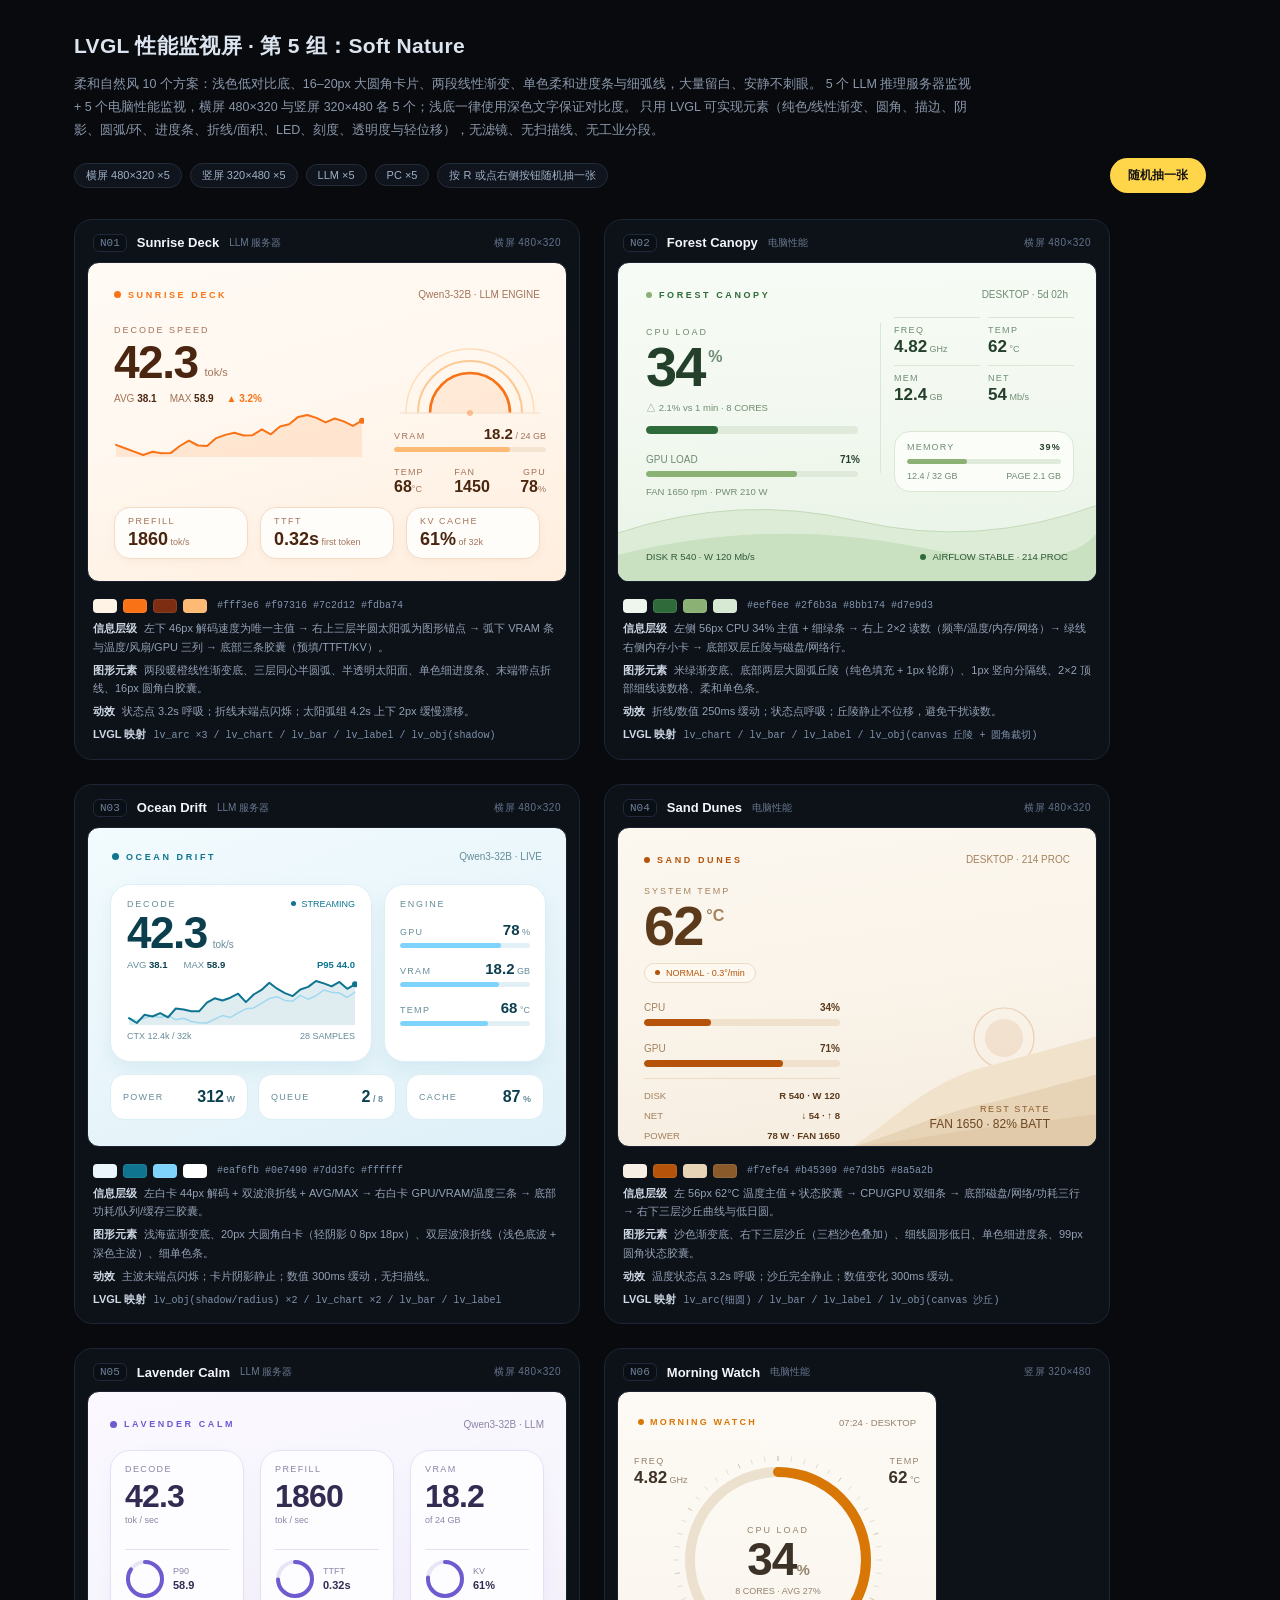
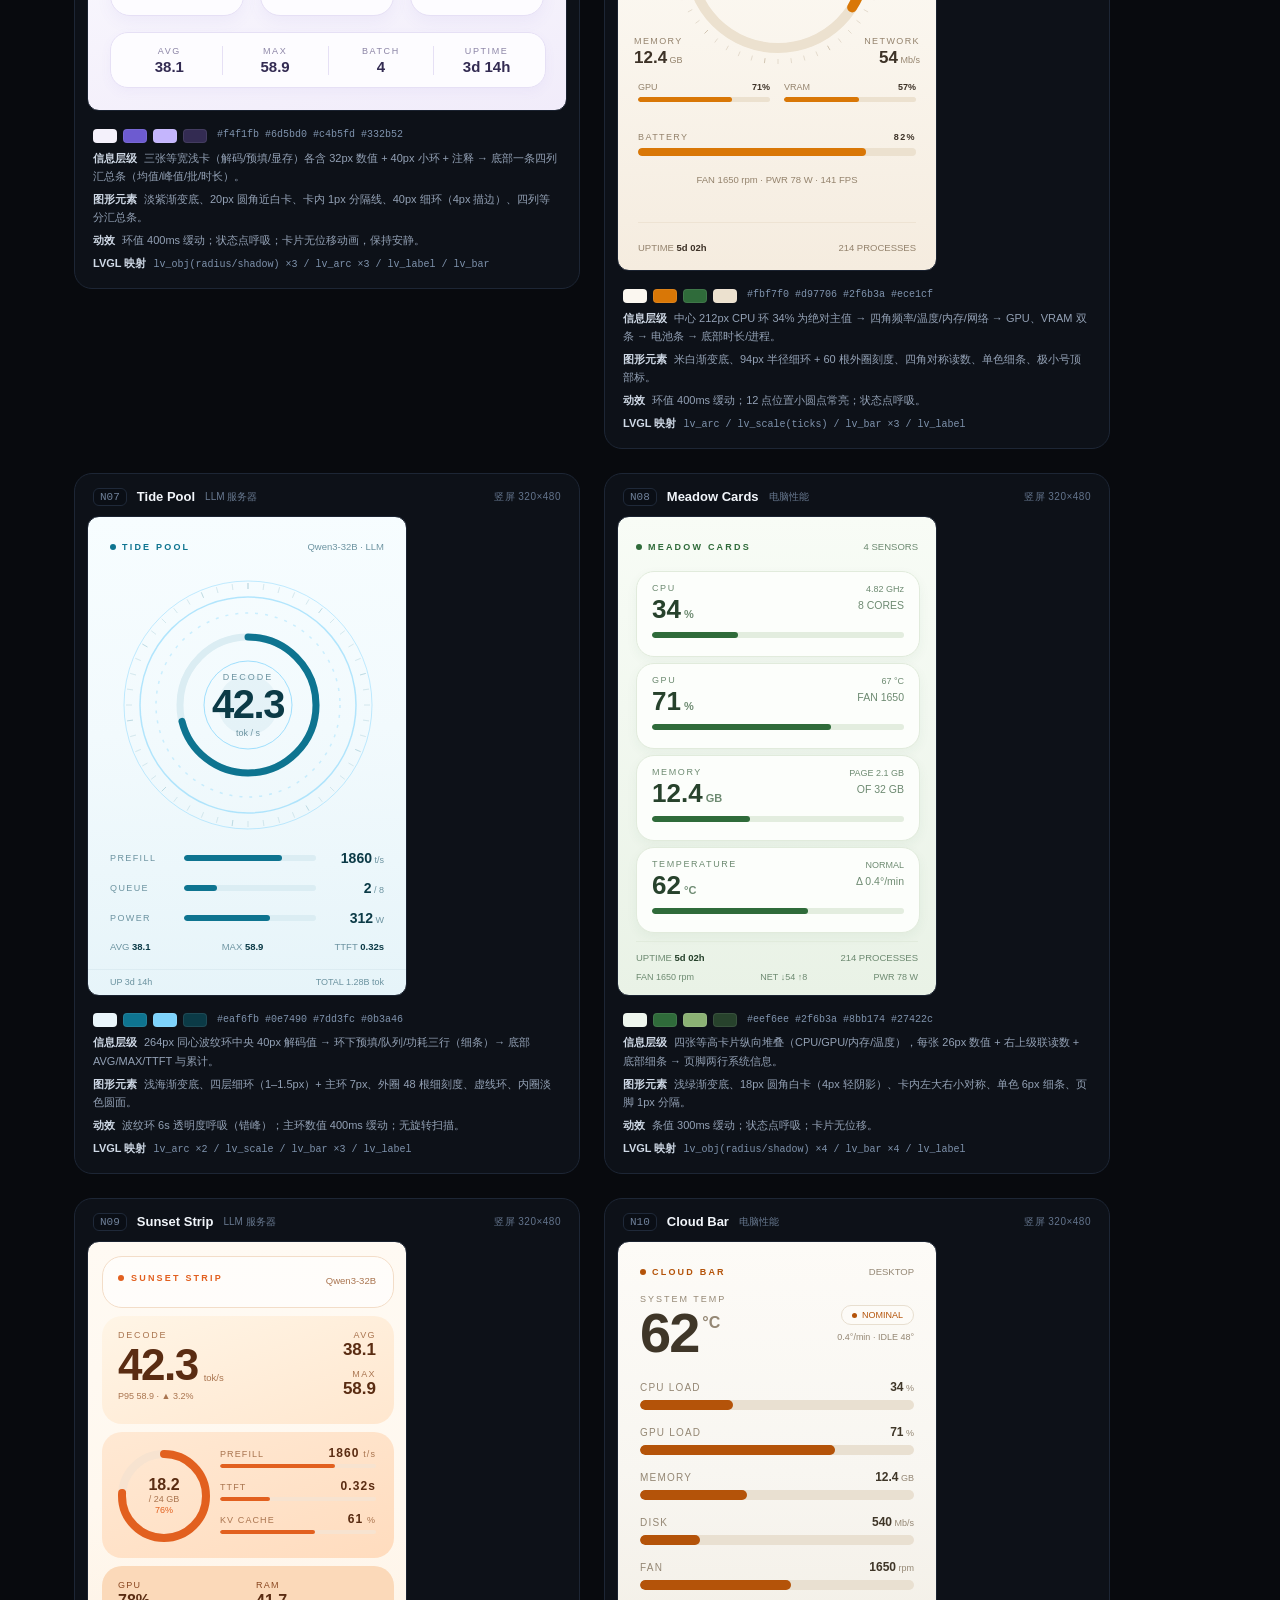
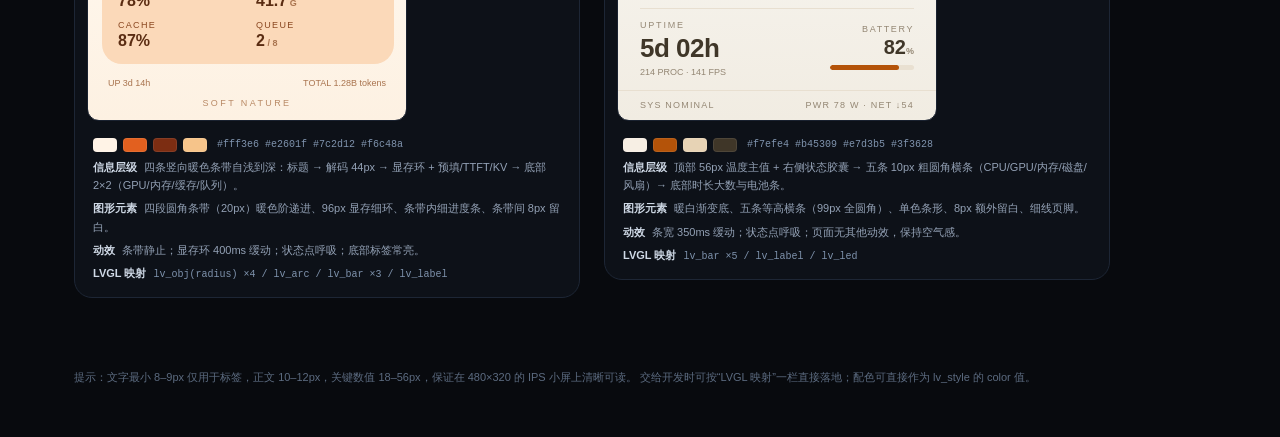
<file: docs/design/group5-soft.html>
<!doctype html>
<html lang="zh-CN">
<head>
<meta charset="utf-8">
<meta name="viewport" content="width=device-width,initial-scale=1">
<title>LVGL 性能监视屏 · 第 5 组：Soft Nature</title>
<style>
  *{box-sizing:border-box}
  html{scroll-behavior:smooth}
  body{margin:0;background:#080a0e;color:#dbe4ef;font-family:'Inter','PingFang SC','Microsoft YaHei','Helvetica Neue',Arial,sans-serif}
  .top{max-width:1180px;margin:0 auto;padding:32px 24px 6px}
  h1{font-size:21px;margin:0 0 8px;letter-spacing:.3px}
  .lead{font-size:12.5px;line-height:1.85;color:#8b98ab;max-width:900px}
  .bar{display:flex;flex-wrap:wrap;gap:8px;margin-top:16px;align-items:center}
  .chip{font-size:11px;border:1px solid #232c3a;background:#0f141d;border-radius:99px;padding:4px 11px;color:#9fb0c6}
  button{margin-left:auto;background:#ffd54a;color:#141414;border:0;border-radius:99px;padding:9px 18px;font-size:12px;font-weight:700;cursor:pointer;font-family:inherit}
  button:active{transform:translateY(1px)}
  .gallery{max-width:1180px;margin:0 auto;padding:20px 24px 70px;display:flex;flex-wrap:wrap;gap:24px;align-items:flex-start}
  .card{background:#0d1118;border:1px solid #1d2635;border-radius:18px;padding:12px;width:max-content;max-width:100%;transition:border-color .35s,box-shadow .35s}
  .card:hover{border-color:#2c3a4f}
  .card.pick{border-color:#ffd54a;box-shadow:0 0 0 3px rgba(255,213,74,.18)}
  .meta{display:flex;align-items:center;gap:10px;padding:2px 6px 10px;font-size:12px;color:#8b98ab}
  .meta .id{font-family:'SF Mono',Menlo,monospace;font-size:11px;color:#6f8099;border:1px solid #1f2939;background:#0a0e15;border-radius:6px;padding:2px 6px}
  .meta b{font-size:13px;color:#f2f6fb;font-weight:650}
  .meta .ori{margin-left:auto;font-size:10px;color:#63748c;letter-spacing:.5px}
  .scr{position:relative;overflow:hidden;border-radius:12px;display:block;border:1px solid #1a2230}
  .scr,.scr *{box-sizing:border-box}
  .spec{margin-top:12px;padding:4px 6px 2px;display:flex;flex-direction:column;gap:5px;font-size:11px;line-height:1.65;color:#93a1b5;max-width:480px}
  .spec b{color:#cfd9e6;font-weight:600;margin-right:7px}
  .spec code{font-family:'SF Mono',Menlo,monospace;font-size:10px;color:#7f93ad}
  .swatches{display:flex;align-items:center;gap:6px}
  .swatches i{width:24px;height:14px;border-radius:4px;display:block;border:1px solid rgba(255,255,255,.08)}
  .swatches code{margin-left:4px}
  .led{animation:blink 2.2s ease-in-out infinite}
  @keyframes blink{0%,100%{opacity:1}50%{opacity:.25}}
  @keyframes spin{to{transform:rotate(360deg)}}
  .orbit,.sweep{transform-box:view-box;animation:spin 12s linear infinite}
  .orbit{animation-duration:18s}
  .sweep{animation-duration:5s}
  @keyframes sway{from{transform:rotate(-1.4deg)}to{transform:rotate(1.4deg)}}
  .sway{animation:sway 3.6s ease-in-out infinite alternate}
  .blink{animation:blink 1.6s ease-in-out infinite}
  @keyframes g5breathe{0%,100%{opacity:1}50%{opacity:.3}}
  .g5breathe{animation:g5breathe 3.2s ease-in-out infinite}
  @keyframes g5drift{from{transform:translateY(-2px)}to{transform:translateY(2px)}}
  .g5drift{animation:g5drift 4.2s ease-in-out infinite alternate}
  footer{max-width:1180px;margin:0 auto;padding:0 24px 50px;font-size:11px;color:#5c6b80;line-height:1.7}
</style>
</head>
<body>
<header class="top">
  <h1>LVGL 性能监视屏 · 第 5 组：Soft Nature</h1>
  <p class="lead">
    柔和自然风 10 个方案：浅色低对比底、16–20px 大圆角卡片、两段线性渐变、单色柔和进度条与细弧线，大量留白、安静不刺眼。
    5 个 LLM 推理服务器监视 + 5 个电脑性能监视，横屏 480×320 与竖屏 320×480 各 5 个；浅底一律使用深色文字保证对比度。
    只用 LVGL 可实现元素（纯色/线性渐变、圆角、描边、阴影、圆弧/环、进度条、折线/面积、LED、刻度、透明度与轻位移），无滤镜、无扫描线、无工业分段。
  </p>
  <div class="bar">
    <span class="chip">横屏 480×320 ×5</span>
    <span class="chip">竖屏 320×480 ×5</span>
    <span class="chip">LLM ×5</span>
    <span class="chip">PC ×5</span>
    <span class="chip">按 R 或点右侧按钮随机抽一张</span>
    <button onclick="window.__pick()">随机抽一张</button>
  </div>
</header>

<div id="app"></div>

<footer>
  提示：文字最小 8–9px 仅用于标签，正文 10–12px，关键数值 18–56px，保证在 480×320 的 IPS 小屏上清晰可读。
  交给开发时可按“LVGL 映射”一栏直接落地；配色可直接作为 lv_style 的 color 值。
</footer>

<script>
/* ================= 基础绘图助手（全部对应 LVGL 能力） ================= */
const FONT="'Inter','PingFang SC','Microsoft YaHei','Helvetica Neue',Arial,sans-serif";
const MONO="'SF Mono','JetBrains Mono',Menlo,Consolas,monospace";

function polar(cx,cy,r,deg){const a=(deg-90)*Math.PI/180;return [cx+r*Math.cos(a),cy+r*Math.sin(a)];}
function arcD(cx,cy,r,a0,a1){
  const s=polar(cx,cy,r,a0),e=polar(cx,cy,r,a1),big=(a1-a0)>180?1:0;
  return `M${s[0].toFixed(2)} ${s[1].toFixed(2)}A${r} ${r} 0 ${big} 1 ${e[0].toFixed(2)} ${e[1].toFixed(2)}`;
}
function gauge(o){
  const s=o.s,w=o.w||10,cx=s/2,cy=s/2,r=o.r||(s/2-w/2-2);
  const a0=o.a0==null?225:o.a0,a1=o.a1==null?495:o.a1,pct=Math.max(0,Math.min(100,o.pct));
  const endA=a0+(a1-a0)*pct/100;
  let out=`<svg width="${s}" height="${s}" viewBox="0 0 ${s} ${s}" style="display:block">`;
  out+=`<path d="${arcD(cx,cy,r,a0,a1)}" fill="none" stroke="${o.track}" stroke-width="${w}" stroke-linecap="round"/>`;
  if(o.glow) out+=`<path d="${arcD(cx,cy,r,a0,endA)}" fill="none" stroke="${o.color}" stroke-width="${w+10}" stroke-linecap="round" opacity=".14"/>`;
  if(pct>0) out+=`<path d="${arcD(cx,cy,r,a0,endA)}" fill="none" stroke="${o.color}" stroke-width="${w}" stroke-linecap="round"/>`;
  out+='</svg>';
  return out;
}
function ticks(cx,cy,r1,r2,a0,a1,n,color,w,op){
  let s='';const ww=w||1.5,oo=op==null?.4:op;
  for(let i=0;i<=n;i++){
    const a=a0+(a1-a0)*i/n,p1=polar(cx,cy,r1,a),p2=polar(cx,cy,r2,a);
    s+=`<line x1="${p1[0].toFixed(1)}" y1="${p1[1].toFixed(1)}" x2="${p2[0].toFixed(1)}" y2="${p2[1].toFixed(1)}" stroke="${color}" stroke-width="${ww}" opacity="${i%5===0?Math.min(1,oo+.4):oo}"/>`;
  }
  return s;
}
function needleGauge(o){
  const s=o.s,w=o.w||7,cx=s/2,cy=s/2,a0=225,a1=495,r=cx-w-8;
  const pct=Math.max(0,Math.min(100,o.pct)),ang=a0+(a1-a0)*pct/100;
  const np=polar(cx,cy,r-22,ang);
  return `<svg width="${s}" height="${s}" viewBox="0 0 ${s} ${s}" style="display:block">
    <path d="${arcD(cx,cy,r,a0,a1)}" fill="none" stroke="${o.track}" stroke-width="${w}" stroke-linecap="round"/>
    <path d="${arcD(cx,cy,r,a0+(a1-a0)*0.88,a1)}" fill="none" stroke="${o.redline||'#ff3b30'}" stroke-width="${w}" stroke-linecap="round" opacity=".8"/>
    <path d="${arcD(cx,cy,r,a0,ang)}" fill="none" stroke="${o.color}" stroke-width="${w}" stroke-linecap="round"/>
    ${ticks(cx,cy,r-9,r-3,a0,a1,27,o.tick||'#777',1.1,.28)}
    <g class="sway" style="transform-origin:${cx}px ${cy}px">
      <line x1="${cx}" y1="${cy}" x2="${np[0].toFixed(1)}" y2="${np[1].toFixed(1)}" stroke="${o.needle||'#fff'}" stroke-width="2.4" stroke-linecap="round"/>
      <circle cx="${cx}" cy="${cy}" r="4.5" fill="${o.needle||'#fff'}"/>
    </g>
  </svg>`;
}
function ringSVG(size,r,w,pct,color,track){
  const c=2*Math.PI*r;
  return `<svg width="${size}" height="${size}" viewBox="0 0 ${size} ${size}" style="display:block">
    <circle cx="${size/2}" cy="${size/2}" r="${r}" fill="none" stroke="${track}" stroke-width="${w}"/>
    <circle cx="${size/2}" cy="${size/2}" r="${r}" fill="none" stroke="${color}" stroke-width="${w}" stroke-linecap="round"
      stroke-dasharray="${(c*Math.max(0,Math.min(100,pct))/100).toFixed(1)} ${c.toFixed(1)}" transform="rotate(-90 ${size/2} ${size/2})"/>
  </svg>`;
}
function ringStack(size,list,track){
  let s=`<svg width="${size}" height="${size}" viewBox="0 0 ${size} ${size}" style="display:block">`;
  list.forEach(function(rg){
    const c=2*Math.PI*rg.r;
    s+=`<circle cx="${size/2}" cy="${size/2}" r="${rg.r}" fill="none" stroke="${track}" stroke-width="${rg.w}"/>`;
    s+=`<circle cx="${size/2}" cy="${size/2}" r="${rg.r}" fill="none" stroke="${rg.c}" stroke-width="${rg.w}" stroke-linecap="round" stroke-dasharray="${(c*rg.pct/100).toFixed(1)} ${c.toFixed(1)}" transform="rotate(-90 ${size/2} ${size/2})"/>`;
  });
  return s+'</svg>';
}
function spark(w,h,data,color,o){
  o=o||{};const pad=o.pad||2,min=o.min==null?Math.min.apply(null,data):o.min,max=o.max==null?Math.max.apply(null,data):o.max;
  const n=data.length;
  const pts=data.map(function(v,i){return [pad+i*(w-2*pad)/(n-1),h-pad-((v-min)/((max-min)||1))*(h-2*pad)];});
  const d=pts.map(function(p,i){return (i?'L':'M')+p[0].toFixed(1)+' '+p[1].toFixed(1);}).join('');
  let s='';
  if(o.fill) s+=`<path d="${d}L${pts[n-1][0].toFixed(1)} ${h}L${pts[0][0].toFixed(1)} ${h}Z" fill="${color}" opacity="${o.op==null?.14:o.op}"/>`;
  s+=`<path d="${d}" fill="none" stroke="${color}" stroke-width="${o.lw||2}" stroke-linejoin="round" stroke-linecap="round"/>`;
  if(o.dot) s+=`<circle class="blink" cx="${pts[n-1][0].toFixed(1)}" cy="${pts[n-1][1].toFixed(1)}" r="${o.dotR||3}" fill="${color}"/>`;
  const grid=o.grid?Array.from({length:o.grid},function(_,i){return `<line x1="0" x2="${w}" y1="${(h/(o.grid-1))*i}" y2="${(h/(o.grid-1))*i}" stroke="${o.gridColor||color}" opacity=".10"/>`;}).join(''):'';
  return `<svg width="${w}" height="${h}" style="display:block">${grid}${s}</svg>`;
}
function multiSpark(w,h,list){
  let all=[];list.forEach(function(s){all=all.concat(s.data);});
  const min=Math.min.apply(null,all),max=Math.max.apply(null,all);
  let out='';
  for(let i=0;i<3;i++) out+=`<line x1="0" x2="${w}" y1="${(h/2)*i}" y2="${(h/2)*i}" stroke="#ffffff" opacity=".06"/>`;
  list.forEach(function(s){
    const n=s.data.length;
    const pts=s.data.map(function(v,i){return [i*(w-2)/(n-1)+1,h-2-((v-min)/((max-min)||1))*(h-4)];});
    const d=pts.map(function(p,i){return (i?'L':'M')+p[0].toFixed(1)+' '+p[1].toFixed(1);}).join('');
    out+=`<path d="${d}L${w-1} ${h}L1 ${h}Z" fill="${s.color}" opacity=".11"/>`;
    out+=`<path d="${d}" fill="none" stroke="${s.color}" stroke-width="2" stroke-linejoin="round" stroke-linecap="round"/>`;
    const last=pts[n-1];
    out+=`<circle class="blink" cx="${last[0].toFixed(1)}" cy="${last[1].toFixed(1)}" r="2.6" fill="${s.color}"/>`;
  });
  return `<svg width="${w}" height="${h}" style="display:block">${out}</svg>`;
}
function rnd(seed){let s=seed;return function(){s=(s*9301+49297)%233280;return s/233280;};}
function series(n,base,amp,seed){
  const r=rnd(seed),a=[];let v=base;
  for(let i=0;i<n;i++){v=Math.max(base*.35,Math.min(base*1.45,v+(r()-.48)*amp));a.push(v);}
  return a;
}
function bar(pct,color,track,h,w){
  const hh=h||7;
  return `<div style="width:${w||'100%'};height:${hh}px;background:${track};border-radius:99px;overflow:hidden"><div style="width:${Math.max(0,Math.min(100,pct))}%;height:100%;background:${color};border-radius:99px"></div></div>`;
}
function seg(pct,color,dim,n,h){
  const num=n||20,hh=h||10,on=Math.round(Math.max(0,Math.min(100,pct))/100*num);
  let s='';
  for(let i=0;i<num;i++) s+=`<div style="flex:1;height:${hh}px;border-radius:2px;background:${i<on?color:dim}"></div>`;
  return `<div style="display:flex;gap:2px">${s}</div>`;
}
function gridBG(w,h,color,step,op){
  let s='';
  for(let x=step;x<w;x+=step) s+=`<line x1="${x}" y1="0" x2="${x}" y2="${h}" stroke="${color}" stroke-width="1"/>`;
  for(let y=step;y<h;y+=step) s+=`<line x1="0" y1="${y}" x2="${w}" y2="${y}" stroke="${color}" stroke-width="1"/>`;
  return `<div style="position:absolute;inset:0;opacity:${op}"><svg width="${w}" height="${h}">${s}</svg></div>`;
}
function led(c,s){
  const ss=s||7;
  return `<span class="led" style="display:inline-block;width:${ss}px;height:${ss}px;border-radius:50%;background:${c};box-shadow:0 0 7px ${c}"></span>`;
}
function st(l,v,u,c,p,size){
  return `<div style="min-width:0"><div style="font-size:9px;letter-spacing:1.2px;color:${p.dim};white-space:nowrap">${l}</div><div style="font-size:${size||15}px;font-weight:700;color:${c||p.txt};line-height:1.2;white-space:nowrap">${v}<span style="font-size:9px;font-weight:500;color:${p.dim}"> ${u||''}</span></div></div>`;
}

/* ================= 示例数据 ================= */
const L={
  model:'Qwen3-32B',decode:'42.3',avg:'38.1',max:'58.9',prefill:'1860',ttft:'0.32s',
  gpu:78,vram:'18.2',vramTot:'24',vramPct:76,kv:61,power:312,temp:68,queue:2,batch:4,
  uptime:'3d 14h',total:'1.28B',cache:87,cpu:22,ram:'41.7',ramTot:'64',net:128,fan:1450,ctx:'12.4k'
};
const Pd={
  cpu:34,avg:27,max:91,freq:'4.82',temp:62,power:78,ram:'12.4',ramTot:'32',ramPct:39,
  gpu:71,gpuTemp:67,gpuPower:210,vram:'6.8',vramTot:'12',vramPct:57,
  diskR:540,diskW:120,netD:54,netU:8,fanC:1200,fanG:1650,up:'5d 02h',proc:214,batt:82,fps:141
};


/* ================= N01 Sunrise Deck ================= */
function N01(){
  const p={bg:'#fff8f0',bg2:'#ffeede',ink:'#4a2510',dim:'#a3735a',acc:'#f97316',acc2:'#fdba74',track:'#f6e4d3',line:'#f1dcc8',panel:'#fffdfa'};
  const pill=(l,v,u)=>`<div style="flex:1;background:${p.panel};border:1px solid ${p.line};border-radius:16px;padding:8px 13px;box-shadow:0 3px 10px rgba(180,83,9,.05)">
      <div style="font-size:9px;letter-spacing:1.5px;color:${p.dim}">${l}</div>
      <div style="font-size:18px;font-weight:700;margin-top:3px;white-space:nowrap">${v}<span style="font-size:9px;font-weight:500;color:${p.dim}"> ${u}</span></div>
    </div>`;
  return `<div class="scr" style="position:relative;overflow:hidden;width:480px;height:320px;background:linear-gradient(165deg,#fffaf4 0%,${p.bg} 42%,${p.bg2} 100%);font-family:${FONT};color:${p.ink}">
    <div style="position:absolute;left:26px;right:26px;top:20px;height:24px;display:flex;align-items:center;justify-content:space-between">
      <div style="display:flex;align-items:center;gap:7px">
        <span class="g5breathe" style="width:7px;height:7px;border-radius:50%;background:${p.acc};display:inline-block"></span>
        <span style="font-size:9px;letter-spacing:2.6px;color:${p.acc};font-weight:700">SUNRISE DECK</span>
      </div>
      <span style="font-size:10px;color:${p.dim}">Qwen3-32B · LLM ENGINE</span>
    </div>

    <div style="position:absolute;left:26px;top:62px;width:250px">
      <div style="font-size:9px;letter-spacing:2px;color:${p.dim}">DECODE SPEED</div>
      <div style="display:flex;align-items:flex-end;gap:7px;margin-top:4px">
        <div style="font-size:46px;font-weight:800;line-height:1;letter-spacing:-1.5px">${L.decode}</div>
        <div style="font-size:11px;color:${p.dim};padding-bottom:7px">tok/s</div>
      </div>
      <div style="display:flex;gap:13px;margin-top:8px;font-size:10px;color:${p.dim}">
        <span>AVG <b style="color:${p.ink}">${L.avg}</b></span>
        <span>MAX <b style="color:${p.ink}">${L.max}</b></span>
        <span style="color:${p.acc};font-weight:600">▲ 3.2%</span>
      </div>
      <div style="margin-top:9px">${spark(250,44,series(28,42,7,21),p.acc,{fill:true,dot:true,op:.13,lw:2})}</div>
    </div>

    <div style="position:absolute;left:306px;top:44px;width:152px;height:112px">
      <svg width="152" height="112" viewBox="0 0 152 112" style="display:block">
        <path d="${arcD(76,106,64,270,450)}" fill="none" stroke="${p.acc2}" stroke-width="1.4" opacity=".45"/>
        <path d="${arcD(76,106,52,270,450)}" fill="none" stroke="${p.acc2}" stroke-width="2" opacity=".75"/>
        <path d="M36 106 A40 40 0 0 1 116 106 Z" fill="${p.acc}" opacity=".10"/>
        <path d="${arcD(76,106,40,270,450)}" fill="none" stroke="${p.acc}" stroke-width="2.6"/>
        <line x1="6" y1="106" x2="146" y2="106" stroke="${p.line}" stroke-width="1"/>
        <circle cx="76" cy="106" r="3" fill="${p.acc}" opacity=".4"/>
      </svg>
    </div>

    <div style="position:absolute;left:306px;top:162px;width:152px">
      <div style="display:flex;justify-content:space-between;align-items:baseline">
        <span style="font-size:9px;letter-spacing:1.4px;color:${p.dim}">VRAM</span>
        <span style="font-size:15px;font-weight:700">${L.vram}<span style="font-size:9px;font-weight:500;color:${p.dim}"> / ${L.vramTot} GB</span></span>
      </div>
      <div style="margin-top:5px">${bar(L.vramPct,p.acc2,p.track,5)}</div>
      <div style="display:flex;justify-content:space-between;margin-top:15px">
        <div><div style="font-size:9px;letter-spacing:1.2px;color:${p.dim}">TEMP</div>
          <div style="font-size:16px;font-weight:700;margin-top:1px">${L.temp}<span style="font-size:9px;font-weight:500;color:${p.dim}">°C</span></div></div>
        <div><div style="font-size:9px;letter-spacing:1.2px;color:${p.dim}">FAN</div>
          <div style="font-size:16px;font-weight:700;margin-top:1px">1450</div></div>
        <div style="text-align:right"><div style="font-size:9px;letter-spacing:1.2px;color:${p.dim}">GPU</div>
          <div style="font-size:16px;font-weight:700;margin-top:1px">${L.gpu}<span style="font-size:9px;font-weight:500;color:${p.dim}">%</span></div></div>
      </div>
    </div>

    <div style="position:absolute;left:26px;right:26px;top:244px;height:52px;display:flex;gap:12px">
      ${pill('PREFILL',L.prefill,'tok/s')}
      ${pill('TTFT',L.ttft,'first token')}
      ${pill('KV CACHE',L.kv+'%','of 32k')}
    </div>
  </div>`;
}

/* ================= N02 Forest Canopy ================= */
function N02(){
  const p={bg:'#f3f9f1',bg2:'#e9f3e6',ink:'#24402a',dim:'#6f8b72',acc:'#2f6b3a',acc2:'#8bb174',track:'#dfeadb',line:'#d9e7d4'};
  const cell=(l,v,u)=>`<div style="width:86px;padding:7px 0 8px;border-top:1px solid ${p.line}">
      <div style="font-size:9px;letter-spacing:1.3px;color:${p.dim}">${l}</div>
      <div style="font-size:17px;font-weight:700;margin-top:2px;white-space:nowrap">${v}<span style="font-size:9px;font-weight:500;color:${p.dim}"> ${u}</span></div>
    </div>`;
  return `<div class="scr" style="position:relative;overflow:hidden;width:480px;height:320px;background:linear-gradient(178deg,#f7fbf5 0%,${p.bg} 40%,${p.bg2} 100%);font-family:${FONT};color:${p.ink}">
    <div style="position:absolute;left:28px;right:28px;top:20px;height:24px;display:flex;align-items:center;justify-content:space-between">
      <div style="display:flex;align-items:center;gap:7px">
        <span style="width:6px;height:6px;border-radius:50%;background:${p.acc2};display:inline-block"></span>
        <span style="font-size:9px;letter-spacing:2.6px;color:${p.acc};font-weight:700">FOREST CANOPY</span>
      </div>
      <span style="font-size:10px;color:${p.dim}">DESKTOP · 5d 02h</span>
    </div>

    <div style="position:absolute;left:28px;top:64px;width:214px">
      <div style="font-size:9px;letter-spacing:2px;color:${p.dim}">CPU LOAD</div>
      <div style="display:flex;align-items:flex-start;gap:4px;margin-top:2px">
        <div style="font-size:56px;font-weight:800;line-height:1;letter-spacing:-2px">${Pd.cpu}</div>
        <div style="font-size:16px;font-weight:600;color:${p.dim};padding-top:9px">%</div>
      </div>
      <div style="font-size:9.5px;color:${p.dim};margin-top:7px">△ 2.1% vs 1 min · 8 CORES</div>
      <div style="margin-top:11px">${bar(Pd.cpu,p.acc,p.track,8,'212px')}</div>

      <div style="display:flex;justify-content:space-between;margin-top:20px;font-size:10px;color:${p.dim}">
        <span>GPU LOAD</span><span style="color:${p.ink};font-weight:700">${Pd.gpu}%</span>
      </div>
      <div style="margin-top:6px">${bar(Pd.gpu,p.acc2,p.track,6,'212px')}</div>
      <div style="font-size:9.5px;color:${p.dim};margin-top:9px">FAN 1650 rpm · PWR 210 W</div>
    </div>

    <div style="position:absolute;left:262px;top:60px;width:1px;height:150px;background:${p.line}"></div>
    <div style="position:absolute;left:276px;top:54px;width:180px;display:flex;flex-wrap:wrap;justify-content:space-between">
      ${cell('FREQ',Pd.freq,'GHz')}
      ${cell('TEMP',Pd.temp,'°C')}
      ${cell('MEM',Pd.ram,'GB')}
      ${cell('NET',Pd.netD,'Mb/s')}
    </div>

    <div style="position:absolute;left:276px;top:168px;width:180px;background:#fbfdf9;border:1px solid ${p.line};border-radius:16px;padding:10px 12px">
      <div style="display:flex;justify-content:space-between;font-size:9px;letter-spacing:1.2px;color:${p.dim}">
        <span>MEMORY</span><span style="color:${p.ink};font-weight:700">${Pd.ramPct}%</span>
      </div>
      <div style="margin-top:7px">${bar(Pd.ramPct,p.acc2,p.track,5)}</div>
      <div style="display:flex;justify-content:space-between;font-size:9px;color:${p.dim};margin-top:7px">
        <span>${Pd.ram} / ${Pd.ramTot} GB</span><span>PAGE 2.1 GB</span>
      </div>
    </div>

    <svg width="480" height="120" viewBox="0 0 480 120" style="display:block;position:absolute;left:0;bottom:-6px">
      <path d="M0 66 Q120 26 240 54 T480 38 L480 120 L0 120Z" fill="#dcecd6"/>
      <path d="M0 88 Q150 50 300 80 T480 64 L480 120 L0 120Z" fill="#c9e0c1"/>
      <path d="M0 66 Q120 26 240 54 T480 38" fill="none" stroke="#c3dab9" stroke-width="1"/>
    </svg>
    <div style="position:absolute;left:28px;right:28px;top:286px;height:16px;display:flex;align-items:center;justify-content:space-between;font-size:9.5px;color:#2f5a38">
      <span>DISK R ${Pd.diskR} · W ${Pd.diskW} Mb/s</span>
      <span style="display:flex;align-items:center;gap:6px">
        <span class="g5breathe" style="width:6px;height:6px;border-radius:50%;background:${p.acc};display:inline-block"></span>
        AIRFLOW STABLE · ${Pd.proc} PROC
      </span>
    </div>
  </div>`;
}

/* ================= N03 Ocean Drift ================= */
function N03(){
  const p={bg:'#eaf6fb',bg2:'#dff0f8',ink:'#0b3f4d',dim:'#668c99',acc:'#0e7490',acc2:'#7dd3fc',track:'#e2eff4',line:'#dceef5',panel:'#ffffff'};
  const card='background:#fff;border:1px solid #ddeef5;border-radius:20px;box-shadow:0 8px 18px rgba(14,116,144,.07)';
  const stat=(l,v,u,pct)=>`<div>
      <div style="display:flex;justify-content:space-between;align-items:baseline">
        <span style="font-size:9px;letter-spacing:1.3px;color:${p.dim}">${l}</span>
        <span style="font-size:15px;font-weight:700">${v}<span style="font-size:9px;font-weight:500;color:${p.dim}"> ${u}</span></span>
      </div>
      <div style="margin-top:5px">${bar(pct,p.acc2,p.track,5)}</div>
    </div>`;
  return `<div class="scr" style="position:relative;overflow:hidden;width:480px;height:320px;background:linear-gradient(160deg,#f2fbfe 0%,${p.bg} 46%,${p.bg2} 100%);font-family:${FONT};color:${p.ink}">
    <div style="position:absolute;left:24px;right:24px;top:18px;height:22px;display:flex;align-items:center;justify-content:space-between">
      <div style="display:flex;align-items:center;gap:7px">
        <span class="g5breathe" style="width:7px;height:7px;border-radius:50%;background:${p.acc};display:inline-block"></span>
        <span style="font-size:9px;letter-spacing:2.6px;color:${p.acc};font-weight:700">OCEAN DRIFT</span>
      </div>
      <span style="font-size:10px;color:${p.dim}">Qwen3-32B · LIVE</span>
    </div>

    <div style="position:absolute;left:22px;top:56px;width:262px;height:178px;${card};padding:14px 16px">
      <div style="display:flex;justify-content:space-between;align-items:center">
        <span style="font-size:9px;letter-spacing:1.8px;color:${p.dim}">DECODE</span>
        <span style="display:flex;align-items:center;gap:5px;font-size:9px;color:${p.acc}">
          <span style="width:5px;height:5px;border-radius:50%;background:${p.acc};display:inline-block"></span>STREAMING
        </span>
      </div>
      <div style="display:flex;align-items:flex-end;gap:6px;margin-top:1px">
        <div style="font-size:44px;font-weight:800;line-height:1.05;letter-spacing:-1.5px">${L.decode}</div>
        <div style="font-size:10px;color:${p.dim};padding-bottom:6px">tok/s</div>
      </div>
      <div style="display:flex;gap:16px;margin-top:3px;font-size:9.5px;color:${p.dim}">
        <span>AVG <b style="color:${p.ink}">${L.avg}</b></span>
        <span>MAX <b style="color:${p.ink}">${L.max}</b></span>
        <span style="margin-left:auto;color:${p.acc};font-weight:600">P95 44.0</span>
      </div>
      <div style="position:relative;margin-top:9px;height:46px">
        <div style="position:absolute;left:0;top:9px;opacity:.55">${spark(230,37,series(30,44,6,9),p.acc2,{fill:false,lw:1.5})}</div>
        <div style="position:absolute;left:0;top:0">${spark(230,46,series(30,42,7,3),p.acc,{fill:true,op:.13,dot:true,lw:2})}</div>
      </div>
      <div style="display:flex;justify-content:space-between;font-size:9px;color:${p.dim};margin-top:6px">
        <span>CTX 12.4k / 32k</span><span>28 SAMPLES</span>
      </div>
    </div>

    <div style="position:absolute;left:296px;top:56px;width:162px;height:178px;${card};padding:14px 15px">
      <div style="font-size:9px;letter-spacing:1.8px;color:${p.dim};margin-bottom:12px">ENGINE</div>
      ${stat('GPU',L.gpu,'%',L.gpu)}
      <div style="height:12px"></div>
      ${stat('VRAM',L.vram,'GB',L.vramPct)}
      <div style="height:12px"></div>
      ${stat('TEMP',L.temp,'°C',L.temp)}
    </div>

    <div style="position:absolute;left:22px;right:22px;top:246px;height:46px;display:flex;gap:10px">
      <div style="flex:1;background:#fff;border:1px solid ${p.line};border-radius:14px;padding:7px 12px;display:flex;align-items:center;justify-content:space-between">
        <span style="font-size:9px;letter-spacing:1.3px;color:${p.dim}">POWER</span>
        <span style="font-size:16px;font-weight:700">${L.power}<span style="font-size:9px;color:${p.dim}"> W</span></span>
      </div>
      <div style="flex:1;background:#fff;border:1px solid ${p.line};border-radius:14px;padding:7px 12px;display:flex;align-items:center;justify-content:space-between">
        <span style="font-size:9px;letter-spacing:1.3px;color:${p.dim}">QUEUE</span>
        <span style="font-size:16px;font-weight:700">${L.queue}<span style="font-size:9px;color:${p.dim}"> / 8</span></span>
      </div>
      <div style="flex:1;background:#fff;border:1px solid ${p.line};border-radius:14px;padding:7px 12px;display:flex;align-items:center;justify-content:space-between">
        <span style="font-size:9px;letter-spacing:1.3px;color:${p.dim}">CACHE</span>
        <span style="font-size:16px;font-weight:700">${L.cache}<span style="font-size:9px;color:${p.dim}"> %</span></span>
      </div>
    </div>
  </div>`;
}

/* ================= N04 Sand Dunes ================= */
function N04(){
  const p={bg:'#faf4ea',bg2:'#f6ecdf',ink:'#5b3a1c',dim:'#a3825e',acc:'#b45309',track:'#efe1cc',line:'#ebdcc6'};
  const row=(l,v,pct)=>`<div style="width:196px">
      <div style="display:flex;justify-content:space-between;font-size:10px;color:${p.dim}">
        <span>${l}</span><span style="color:${p.ink};font-weight:700">${v}%</span>
      </div>
      <div style="margin-top:6px">${bar(pct,p.acc,p.track,7)}</div>
    </div>`;
  return `<div class="scr" style="position:relative;overflow:hidden;width:480px;height:320px;background:linear-gradient(172deg,#fcf7ef 0%,${p.bg} 48%,${p.bg2} 100%);font-family:${FONT};color:${p.ink}">
    <div style="position:absolute;left:26px;right:26px;top:20px;height:24px;display:flex;align-items:center;justify-content:space-between">
      <div style="display:flex;align-items:center;gap:7px">
        <span style="width:6px;height:6px;border-radius:50%;background:${p.acc};display:inline-block"></span>
        <span style="font-size:9px;letter-spacing:2.6px;color:${p.acc};font-weight:700">SAND DUNES</span>
      </div>
      <span style="font-size:10px;color:${p.dim}">DESKTOP · 214 PROC</span>
    </div>

    <div style="position:absolute;left:26px;top:58px;width:196px">
      <div style="font-size:9px;letter-spacing:2px;color:${p.dim}">SYSTEM TEMP</div>
      <div style="display:flex;align-items:flex-start;gap:4px;margin-top:2px">
        <div style="font-size:56px;font-weight:800;line-height:1;letter-spacing:-2px">${Pd.temp}</div>
        <div style="font-size:16px;font-weight:600;color:${p.dim};padding-top:9px">°C</div>
      </div>
      <div style="display:inline-flex;align-items:center;gap:6px;margin-top:9px;background:#fdf8f0;border:1px solid ${p.line};border-radius:99px;padding:4px 10px;font-size:9px;color:${p.acc}">
        <span class="g5breathe" style="width:5px;height:5px;border-radius:50%;background:${p.acc};display:inline-block"></span>NORMAL · 0.3°/min
      </div>
      <div style="display:flex;flex-direction:column;gap:17px;margin-top:19px">
        ${row('CPU',Pd.cpu,Pd.cpu)}
        ${row('GPU',Pd.gpu,Pd.gpu)}
      </div>
    </div>

    <div style="position:absolute;left:26px;top:250px;width:196px">
      <div style="height:1px;background:${p.line}"></div>
      <div style="display:flex;justify-content:space-between;font-size:9.5px;color:${p.dim};margin-top:11px">
        <span>DISK</span><span style="color:${p.ink};font-weight:700">R ${Pd.diskR} · W ${Pd.diskW}</span>
      </div>
      <div style="display:flex;justify-content:space-between;font-size:9.5px;color:${p.dim};margin-top:9px">
        <span>NET</span><span style="color:${p.ink};font-weight:700">↓ ${Pd.netD} · ↑ ${Pd.netU}</span>
      </div>
      <div style="display:flex;justify-content:space-between;font-size:9.5px;color:${p.dim};margin-top:9px">
        <span>POWER</span><span style="color:${p.ink};font-weight:700">${Pd.power} W · FAN ${Pd.fanG}</span>
      </div>
    </div>

    <svg width="244" height="180" viewBox="0 0 244 180" style="display:block;position:absolute;left:236px;bottom:0">
      <circle cx="150" cy="72" r="30" fill="none" stroke="${p.acc}" stroke-width="1.2" opacity=".22"/>
      <circle cx="150" cy="72" r="19" fill="${p.acc}" opacity=".10"/>
      <path d="M0 180 C36 156 70 120 120 104 T244 70 L244 180Z" fill="#f1e2cc"/>
      <path d="M0 180 C40 170 84 146 140 136 T244 108 L244 180Z" fill="#e7d3b5"/>
      <path d="M0 180 C56 176 100 164 150 160 T244 148 L244 180Z" fill="#dcc4a0" opacity=".55"/>
    </svg>
    <div style="position:absolute;left:300px;top:276px;width:132px;text-align:right">
      <div style="font-size:9px;letter-spacing:1.6px;color:#8a5a2b">REST STATE</div>
      <div style="font-size:12px;color:#6d4722;margin-top:3px">FAN ${Pd.fanG} · ${Pd.batt}% BATT</div>
    </div>
  </div>`;
}

/* ================= N05 Lavender Calm ================= */
function N05(){
  const p={bg:'#f8f6fd',bg2:'#f1ecfa',ink:'#332b52',dim:'#8c85a6',acc:'#6d5bd0',acc2:'#c4b5fd',track:'#e9e4f6',line:'#e6e0f5'};
  const card=(x,l,v,u,pct,cap)=>`<div style="position:absolute;left:${x}px;top:58px;width:134px;height:166px;background:#fdfcff;border:1px solid ${p.line};border-radius:20px;padding:13px 14px;box-shadow:0 6px 16px rgba(109,91,208,.06)">
      <div style="font-size:9px;letter-spacing:1.4px;color:${p.dim}">${l}</div>
      <div style="font-size:32px;font-weight:800;line-height:1.15;margin-top:4px;letter-spacing:-.8px">${v}</div>
      <div style="font-size:9px;color:${p.dim}">${u}</div>
      <div style="position:absolute;left:14px;right:14px;bottom:16px">
        <div style="height:1px;background:${p.line};margin-bottom:9px"></div>
        <div style="display:flex;align-items:center;gap:8px">
          ${ringSVG(40,17,4,pct,p.acc,p.track)}
          <div style="font-size:9px;line-height:1.45;color:${p.dim}">${cap}</div>
        </div>
      </div>
    </div>`;
  return `<div class="scr" style="position:relative;overflow:hidden;width:480px;height:320px;background:linear-gradient(168deg,#fbf9ff 0%,${p.bg} 45%,${p.bg2} 100%);font-family:${FONT};color:${p.ink}">
    <div style="position:absolute;left:22px;right:22px;top:20px;height:24px;display:flex;align-items:center;justify-content:space-between">
      <div style="display:flex;align-items:center;gap:7px">
        <span class="g5breathe" style="width:7px;height:7px;border-radius:50%;background:${p.acc};display:inline-block"></span>
        <span style="font-size:9px;letter-spacing:2.6px;color:${p.acc};font-weight:700">LAVENDER CALM</span>
      </div>
      <span style="font-size:10px;color:${p.dim}">Qwen3-32B · LLM</span>
    </div>

    ${card(22,'DECODE',L.decode,'tok / sec',84,'P90<br><b style="font-size:11px;color:'+p.ink+'">58.9</b>')}
    ${card(172,'PREFILL',L.prefill,'tok / sec',74,'TTFT<br><b style="font-size:11px;color:'+p.ink+'">0.32s</b>')}
    ${card(322,'VRAM',L.vram,'of 24 GB',L.vramPct,'KV<br><b style="font-size:11px;color:'+p.ink+'">61%</b>')}

    <div style="position:absolute;left:22px;top:240px;width:436px;height:56px;background:#fdfcff;border:1px solid ${p.line};border-radius:18px;display:flex;align-items:center;padding:0 6px;box-shadow:0 4px 12px rgba(109,91,208,.05)">
      <div style="flex:1;text-align:center;border-right:1px solid ${p.line}">
        <div style="font-size:9px;letter-spacing:1.6px;color:${p.dim}">AVG</div>
        <div style="font-size:15px;font-weight:700;margin-top:2px">${L.avg}</div>
      </div>
      <div style="flex:1;text-align:center;border-right:1px solid ${p.line}">
        <div style="font-size:9px;letter-spacing:1.6px;color:${p.dim}">MAX</div>
        <div style="font-size:15px;font-weight:700;margin-top:2px">${L.max}</div>
      </div>
      <div style="flex:1;text-align:center;border-right:1px solid ${p.line}">
        <div style="font-size:9px;letter-spacing:1.6px;color:${p.dim}">BATCH</div>
        <div style="font-size:15px;font-weight:700;margin-top:2px">${L.batch}</div>
      </div>
      <div style="flex:1;text-align:center">
        <div style="font-size:9px;letter-spacing:1.6px;color:${p.dim}">UPTIME</div>
        <div style="font-size:15px;font-weight:700;margin-top:2px">${L.uptime}</div>
      </div>
    </div>
  </div>`;
}
/* ================= N06 Morning Watch ================= */
function N06(){
  const p={bg:'#fbf7f0',bg2:'#f5ecdf',ink:'#3d3227',dim:'#94836d',acc:'#d97706',track:'#ece1cf',line:'#eee3d3'};
  const corner=(side,top,l,v,u)=>`<div style="position:absolute;${side==='l'?'left:16px':'right:16px'};top:${top}px;width:80px;text-align:${side==='l'?'left':'right'}">
      <div style="font-size:9px;letter-spacing:1.4px;color:${p.dim}">${l}</div>
      <div style="font-size:17px;font-weight:700;margin-top:2px;white-space:nowrap">${v}<span style="font-size:9px;font-weight:500;color:${p.dim}"> ${u}</span></div>
    </div>`;
  const mini=(l,v,pct)=>`<div style="flex:1">
      <div style="display:flex;justify-content:space-between;font-size:9px;color:${p.dim}"><span>${l}</span><span style="color:${p.ink};font-weight:700">${v}%</span></div>
      <div style="margin-top:5px">${bar(pct,p.acc,p.track,5)}</div>
    </div>`;
  return `<div class="scr" style="position:relative;overflow:hidden;width:320px;height:480px;background:linear-gradient(180deg,#fdfaf5 0%,${p.bg} 42%,${p.bg2} 100%);font-family:${FONT};color:${p.ink}">
    <div style="position:absolute;left:20px;right:20px;top:18px;height:24px;display:flex;align-items:center;justify-content:space-between">
      <div style="display:flex;align-items:center;gap:6px">
        <span style="width:6px;height:6px;border-radius:50%;background:${p.acc};display:inline-block"></span>
        <span style="font-size:9px;letter-spacing:2.2px;color:${p.acc};font-weight:700">MORNING WATCH</span>
      </div>
      <span style="font-size:9.5px;color:${p.dim}">07:24 · DESKTOP</span>
    </div>

    ${corner('l',64,'FREQ',Pd.freq,'GHz')}
    ${corner('r',64,'TEMP',Pd.temp,'°C')}
    ${corner('l',244,'MEMORY',Pd.ram,'GB')}
    ${corner('r',244,'NETWORK',Pd.netD,'Mb/s')}

    <div style="position:absolute;left:54px;top:62px;width:212px;height:212px">
      ${ringSVG(212,88,10,Pd.cpu,p.acc,p.track)}
      <svg width="212" height="212" viewBox="0 0 212 212" style="display:block;position:absolute;left:0;top:0">
        ${ticks(106,106,104,99,0,360,48,'#cbbda8',1,.45)}
        <circle cx="106" cy="18" r="3" fill="${p.acc}"/>
      </svg>
      <div style="position:absolute;inset:0;display:flex;flex-direction:column;align-items:center;justify-content:center">
        <div style="font-size:9px;letter-spacing:2px;color:${p.dim}">CPU LOAD</div>
        <div style="font-size:46px;font-weight:800;line-height:1.05;letter-spacing:-1px">${Pd.cpu}<span style="font-size:15px;font-weight:600;color:${p.dim}">%</span></div>
        <div style="font-size:9px;color:${p.dim};margin-top:3px">8 CORES · AVG ${Pd.avg}%</div>
      </div>
    </div>

    <div style="position:absolute;left:20px;right:20px;top:290px;display:flex;gap:14px">
      ${mini('GPU',Pd.gpu,Pd.gpu)}
      ${mini('VRAM',Pd.vramPct,Pd.vramPct)}
    </div>

    <div style="position:absolute;left:20px;right:20px;top:340px">
      <div style="display:flex;justify-content:space-between;font-size:9px;letter-spacing:1.4px;color:${p.dim}">
        <span>BATTERY</span><span style="color:${p.ink};font-weight:700">${Pd.batt}%</span>
      </div>
      <div style="margin-top:6px">${bar(Pd.batt,p.acc,p.track,8)}</div>
    </div>

    <div style="position:absolute;left:20px;right:20px;top:382px;text-align:center;font-size:9.5px;color:${p.dim}">
      FAN ${Pd.fanG} rpm · PWR ${Pd.power} W · ${Pd.fps} FPS
    </div>

    <div style="position:absolute;left:20px;right:20px;top:430px;height:50px;border-top:1px solid ${p.line};display:flex;align-items:center;justify-content:space-between;font-size:9.5px;color:${p.dim}">
      <span>UPTIME <b style="color:${p.ink}">${Pd.up}</b></span>
      <span>${Pd.proc} PROCESSES</span>
    </div>
  </div>`;
}

/* ================= N07 Tide Pool ================= */
function N07(){
  const p={bg:'#f2fafd',bg2:'#e6f4f9',ink:'#0b3a46',dim:'#6c93a0',acc:'#0e7490',acc2:'#7dd3fc',track:'#dbedf3',line:'#dcecf2'};
  const c=2*Math.PI*68;
  const row=(l,v,u,pct)=>`<div style="display:flex;align-items:center;gap:10px;height:30px">
      <span style="width:64px;font-size:9px;letter-spacing:1.4px;color:${p.dim}">${l}</span>
      <div style="flex:1">${bar(pct,p.acc,p.track,6)}</div>
      <span style="width:58px;text-align:right;font-size:14px;font-weight:700;white-space:nowrap">${v}<span style="font-size:9px;font-weight:500;color:${p.dim}"> ${u}</span></span>
    </div>`;
  return `<div class="scr" style="position:relative;overflow:hidden;width:320px;height:480px;background:linear-gradient(178deg,#f7fdff 0%,${p.bg} 45%,${p.bg2} 100%);font-family:${FONT};color:${p.ink}">
    <div style="position:absolute;left:22px;right:22px;top:18px;height:24px;display:flex;align-items:center;justify-content:space-between">
      <div style="display:flex;align-items:center;gap:6px">
        <span class="g5breathe" style="width:6px;height:6px;border-radius:50%;background:${p.acc};display:inline-block"></span>
        <span style="font-size:9px;letter-spacing:2.2px;color:${p.acc};font-weight:700">TIDE POOL</span>
      </div>
      <span style="font-size:9.5px;color:${p.dim}">Qwen3-32B · LLM</span>
    </div>

    <div style="position:absolute;left:28px;top:56px;width:264px;height:264px">
      <svg width="264" height="264" viewBox="0 0 264 264" style="display:block">
        <circle cx="132" cy="132" r="124" fill="none" stroke="${p.acc2}" stroke-width="1" opacity=".45"/>
        <circle cx="132" cy="132" r="108" fill="none" stroke="${p.acc2}" stroke-width="1.5" opacity=".55"/>
        <circle cx="132" cy="132" r="92" fill="none" stroke="${p.acc2}" stroke-width="1.5" opacity=".35" stroke-dasharray="3 7"/>
        ${ticks(132,132,122,116,0,360,48,'#b7d7e0',1,.5)}
        <circle cx="132" cy="132" r="68" fill="none" stroke="${p.track}" stroke-width="7"/>
        <circle cx="132" cy="132" r="68" fill="none" stroke="${p.acc}" stroke-width="7" stroke-linecap="round"
          stroke-dasharray="${(c*0.71).toFixed(1)} ${c.toFixed(1)}" transform="rotate(-90 132 132)"/>
        <circle cx="132" cy="132" r="44" fill="none" stroke="${p.acc2}" stroke-width="1" opacity=".7"/>
        <circle cx="132" cy="132" r="30" fill="${p.acc}" opacity=".06"/>
      </svg>
      <div style="position:absolute;inset:0;display:flex;flex-direction:column;align-items:center;justify-content:center">
        <div style="font-size:9px;letter-spacing:2px;color:${p.dim}">DECODE</div>
        <div style="font-size:40px;font-weight:800;line-height:1.1;letter-spacing:-1.5px">${L.decode}</div>
        <div style="font-size:9px;color:${p.dim};margin-top:2px">tok / s</div>
      </div>
    </div>

    <div style="position:absolute;left:22px;right:22px;top:326px">
      ${row('PREFILL',L.prefill,'t/s',74)}
      ${row('QUEUE',L.queue,'/ 8',25)}
      ${row('POWER',L.power,'W',65)}
    </div>

    <div style="position:absolute;left:22px;right:22px;top:424px;display:flex;justify-content:space-between;font-size:9.5px;color:${p.dim}">
      <span>AVG <b style="color:${p.ink}">${L.avg}</b></span>
      <span>MAX <b style="color:${p.ink}">${L.max}</b></span>
      <span>TTFT <b style="color:${p.ink}">${L.ttft}</b></span>
    </div>

    <div style="position:absolute;left:0;right:0;bottom:0;height:26px;border-top:1px solid ${p.line};display:flex;align-items:center;justify-content:space-between;padding:0 22px;font-size:9px;color:${p.dim}">
      <span>UP ${L.uptime}</span><span>TOTAL ${L.total} tok</span>
    </div>
  </div>`;
}
/* ================= N08 Meadow Cards ================= */
function N08(){
  const p={bg:'#f2f8f0',bg2:'#e9f2e6',ink:'#27422c',dim:'#6d8a71',acc:'#2f6b3a',track:'#e3eddf',line:'#e1ebdc'};
  const card=(y,l,v,u,sub,note,pct)=>`<div style="position:absolute;left:18px;top:${y}px;width:284px;height:86px;background:#fcfefb;border:1px solid ${p.line};border-radius:18px;padding:11px 15px;box-shadow:0 4px 12px rgba(47,107,58,.05)">
      <div style="display:flex;justify-content:space-between;align-items:flex-start">
        <div>
          <div style="font-size:9px;letter-spacing:1.6px;color:${p.dim}">${l}</div>
          <div style="font-size:26px;font-weight:800;line-height:1.2;margin-top:1px">${v}<span style="font-size:11px;font-weight:600;color:${p.dim}"> ${u}</span></div>
        </div>
        <div style="text-align:right;padding-top:1px">
          <div style="font-size:9px;color:${p.dim}">${sub}</div>
          <div style="font-size:10.5px;color:${p.dim};margin-top:5px">${note}</div>
        </div>
      </div>
      <div style="margin-top:7px">${bar(pct,p.acc,p.track,6)}</div>
    </div>`;
  return `<div class="scr" style="position:relative;overflow:hidden;width:320px;height:480px;background:linear-gradient(180deg,#f8fcf6 0%,${p.bg} 40%,${p.bg2} 100%);font-family:${FONT};color:${p.ink}">
    <div style="position:absolute;left:18px;right:18px;top:18px;height:24px;display:flex;align-items:center;justify-content:space-between">
      <div style="display:flex;align-items:center;gap:6px">
        <span class="g5breathe" style="width:6px;height:6px;border-radius:50%;background:${p.acc};display:inline-block"></span>
        <span style="font-size:9px;letter-spacing:2.2px;color:${p.acc};font-weight:700">MEADOW CARDS</span>
      </div>
      <span style="font-size:9.5px;color:${p.dim}">4 SENSORS</span>
    </div>

    ${card(54,'CPU',Pd.cpu,'%','4.82 GHz','8 CORES',Pd.cpu)}
    ${card(146,'GPU',Pd.gpu,'%','67 °C','FAN 1650',Pd.gpu)}
    ${card(238,'MEMORY',Pd.ram,'GB','PAGE 2.1 GB','OF 32 GB',Pd.ramPct)}
    ${card(330,'TEMPERATURE',Pd.temp,'°C','NORMAL','Δ 0.4°/min',Pd.temp)}

    <div style="position:absolute;left:18px;right:18px;top:424px;height:56px;border-top:1px solid ${p.line};padding-top:10px">
      <div style="display:flex;justify-content:space-between;font-size:9.5px;color:${p.dim}">
        <span>UPTIME <b style="color:${p.ink}">${Pd.up}</b></span><span>${Pd.proc} PROCESSES</span>
      </div>
      <div style="display:flex;justify-content:space-between;font-size:9px;color:${p.dim};margin-top:9px">
        <span>FAN 1650 rpm</span><span>NET ↓${Pd.netD} ↑${Pd.netU}</span><span>PWR ${Pd.power} W</span>
      </div>
    </div>
  </div>`;
}

/* ================= N09 Sunset Strip ================= */
function N09(){
  const p={bg:'#fff8ef',ink:'#5a2c12',dim:'#a9744f',acc:'#e2601f',track:'#f7e3d0',line:'#f3ddc8'};
  const band=(y,h,inner)=>`<div style="position:absolute;left:14px;top:${y}px;width:292px;height:${h}px;border-radius:20px;${inner}"></div>`;
  const line=(l,v,u,pct)=>`<div style="margin-bottom:11px">
      <div style="display:flex;justify-content:space-between;align-items:baseline;font-size:9px;letter-spacing:1.1px;color:${p.dim}">
        <span>${l}</span><span style="font-size:12px;font-weight:700;color:${p.ink}">${v}<span style="font-size:9px;font-weight:500;color:${p.dim}"> ${u}</span></span>
      </div>
      <div style="margin-top:4px">${bar(pct,p.acc,p.track,4)}</div>
    </div>`;
  return `<div class="scr" style="position:relative;overflow:hidden;width:320px;height:480px;background:linear-gradient(180deg,#fffaf3 0%,${p.bg} 55%,#fdf1e2 100%);font-family:${FONT};color:${p.ink}">
    ${band(14,52,'background:rgba(255,255,255,.62);border:1px solid '+p.line+';display:flex;align-items:center;justify-content:space-between;padding:0 16px')}
    <div style="position:absolute;left:30px;top:31px;display:flex;align-items:center;gap:7px">
      <span style="width:6px;height:6px;border-radius:50%;background:${p.acc};display:inline-block"></span>
      <span style="font-size:9px;letter-spacing:2.2px;color:${p.acc};font-weight:700">SUNSET STRIP</span>
    </div>
    <div style="position:absolute;right:30px;top:33px;font-size:9.5px;color:${p.dim}">Qwen3-32B</div>

    ${band(74,108,'background:linear-gradient(160deg,#fff5e6,#ffe7cf)')}
    <div style="position:absolute;left:30px;top:88px">
      <div style="font-size:9px;letter-spacing:1.8px;color:${p.dim}">DECODE</div>
      <div style="display:flex;align-items:flex-end;gap:6px;margin-top:1px">
        <div style="font-size:44px;font-weight:800;line-height:1.1;letter-spacing:-1.5px">${L.decode}</div>
        <div style="font-size:9.5px;color:${p.dim};padding-bottom:6px">tok/s</div>
      </div>
      <div style="font-size:9px;color:${p.dim};margin-top:2px">P95 ${L.max} · ▲ 3.2%</div>
    </div>
    <div style="position:absolute;right:30px;top:88px;text-align:right">
      <div style="font-size:9px;letter-spacing:1.4px;color:${p.dim}">AVG</div>
      <div style="font-size:17px;font-weight:700">${L.avg}</div>
      <div style="font-size:9px;letter-spacing:1.4px;color:${p.dim};margin-top:9px">MAX</div>
      <div style="font-size:17px;font-weight:700">${L.max}</div>
    </div>

    ${band(190,126,'background:linear-gradient(160deg,#ffe9d4,#ffdcbe)')}
    <div style="position:absolute;left:28px;top:206px;width:96px;height:96px">
      ${ringSVG(96,42,8,L.vramPct,p.acc,p.track)}
      <div style="position:absolute;inset:0;display:flex;flex-direction:column;align-items:center;justify-content:center">
        <div style="font-size:16px;font-weight:800">${L.vram}</div>
        <div style="font-size:9px;color:${p.dim}">/ ${L.vramTot} GB</div>
        <div style="font-size:9px;color:${p.acc};margin-top:1px">${L.vramPct}%</div>
      </div>
    </div>
    <div style="position:absolute;right:30px;top:204px;width:156px">
      ${line('PREFILL',L.prefill,'t/s',74)}
      ${line('TTFT',L.ttft,'',32)}
      ${line('KV CACHE',L.kv,'%',L.kv)}
    </div>

    ${band(324,98,'background:#fbd9b9')}
    <div style="position:absolute;left:30px;top:338px;width:118px">
      <div style="font-size:9px;letter-spacing:1.3px;color:#8a4720">GPU</div>
      <div style="font-size:16px;font-weight:700;margin-top:2px">${L.gpu}%</div>
    </div>
    <div style="position:absolute;left:168px;top:338px;width:118px">
      <div style="font-size:9px;letter-spacing:1.3px;color:#8a4720">RAM</div>
      <div style="font-size:16px;font-weight:700;margin-top:2px">${L.ram}<span style="font-size:9px;color:${p.dim}"> G</span></div>
    </div>
    <div style="position:absolute;left:30px;top:378px;width:118px">
      <div style="font-size:9px;letter-spacing:1.3px;color:#8a4720">CACHE</div>
      <div style="font-size:16px;font-weight:700;margin-top:2px">${L.cache}%</div>
    </div>
    <div style="position:absolute;left:168px;top:378px;width:118px">
      <div style="font-size:9px;letter-spacing:1.3px;color:#8a4720">QUEUE</div>
      <div style="font-size:16px;font-weight:700;margin-top:2px">${L.queue}<span style="font-size:9px;color:${p.dim}"> / 8</span></div>
    </div>

    <div style="position:absolute;left:20px;right:20px;top:436px;display:flex;justify-content:space-between;font-size:9px;color:${p.dim}">
      <span>UP ${L.uptime}</span><span>TOTAL ${L.total} tokens</span>
    </div>
    <div style="position:absolute;left:20px;right:20px;top:456px;text-align:center;font-size:9px;letter-spacing:2.4px;color:#b98a66">SOFT NATURE</div>
  </div>`;
}
/* ================= N10 Cloud Bar ================= */
function N10(){
  const p={bg:'#f8f6f1',bg2:'#f1ece2',ink:'#3f3628',dim:'#948774',acc:'#b45309',track:'#e9e0d1',line:'#e8dfd0'};
  const row=(l,v,u,pct)=>`<div style="margin-bottom:15px">
      <div style="display:flex;justify-content:space-between;align-items:baseline">
        <span style="font-size:10px;letter-spacing:1.2px;color:${p.dim}">${l}</span>
        <span style="font-size:12px;font-weight:700">${v}<span style="font-size:9px;font-weight:500;color:${p.dim}"> ${u}</span></span>
      </div>
      <div style="margin-top:6px">${bar(pct,p.acc,p.track,10)}</div>
    </div>`;
  return `<div class="scr" style="position:relative;overflow:hidden;width:320px;height:480px;background:linear-gradient(180deg,#fdfbf7 0%,${p.bg} 48%,${p.bg2} 100%);font-family:${FONT};color:${p.ink}">
    <div style="position:absolute;left:22px;right:22px;top:18px;height:24px;display:flex;align-items:center;justify-content:space-between">
      <div style="display:flex;align-items:center;gap:6px">
        <span class="g5breathe" style="width:6px;height:6px;border-radius:50%;background:${p.acc};display:inline-block"></span>
        <span style="font-size:9px;letter-spacing:2.2px;color:${p.acc};font-weight:700">CLOUD BAR</span>
      </div>
      <span style="font-size:9.5px;color:${p.dim}">DESKTOP</span>
    </div>

    <div style="position:absolute;left:22px;top:52px">
      <div style="font-size:9px;letter-spacing:2px;color:${p.dim}">SYSTEM TEMP</div>
      <div style="display:flex;align-items:flex-start;gap:4px;margin-top:1px">
        <div style="font-size:56px;font-weight:800;line-height:1;letter-spacing:-2px">${Pd.temp}</div>
        <div style="font-size:16px;font-weight:600;color:${p.dim};padding-top:9px">°C</div>
      </div>
    </div>
    <div style="position:absolute;right:22px;top:62px;text-align:right">
      <div style="display:inline-flex;align-items:center;gap:5px;background:#fdfbf7;border:1px solid ${p.line};border-radius:99px;padding:4px 10px;font-size:9px;color:${p.acc}">
        <span style="width:5px;height:5px;border-radius:50%;background:${p.acc};display:inline-block"></span>NOMINAL
      </div>
      <div style="font-size:9px;color:${p.dim};margin-top:7px">0.4°/min · IDLE 48°</div>
    </div>

    <div style="position:absolute;left:22px;right:22px;top:138px">
      ${row('CPU LOAD',Pd.cpu,'%',Pd.cpu)}
      ${row('GPU LOAD',Pd.gpu,'%',Pd.gpu)}
      ${row('MEMORY',Pd.ram,'GB',Pd.ramPct)}
      ${row('DISK',Pd.diskR,'Mb/s',22)}
      ${row('FAN',Pd.fanG,'rpm',55)}
    </div>

    <div style="position:absolute;left:22px;right:22px;top:366px;height:1px;background:${p.line}"></div>

    <div style="position:absolute;left:22px;top:378px">
      <div style="font-size:9px;letter-spacing:1.8px;color:${p.dim}">UPTIME</div>
      <div style="font-size:26px;font-weight:800;margin-top:3px;letter-spacing:-.5px">${Pd.up}</div>
      <div style="font-size:9px;color:${p.dim};margin-top:3px">${Pd.proc} PROC · ${Pd.fps} FPS</div>
    </div>
    <div style="position:absolute;right:22px;top:382px;width:110px;text-align:right">
      <div style="font-size:9px;letter-spacing:1.6px;color:${p.dim}">BATTERY</div>
      <div style="font-size:20px;font-weight:800;margin-top:2px">${Pd.batt}<span style="font-size:9px;color:${p.dim}">%</span></div>
      <div style="margin-top:6px;display:flex;justify-content:flex-end">${bar(Pd.batt,p.acc,p.track,5,'84px')}</div>
    </div>

    <div style="position:absolute;left:0;right:0;bottom:0;height:30px;border-top:1px solid ${p.line};display:flex;align-items:center;justify-content:space-between;padding:0 22px;font-size:9px;letter-spacing:1.2px;color:${p.dim}">
      <span>SYS NOMINAL</span><span>PWR ${Pd.power} W · NET ↓${Pd.netD}</span>
    </div>
  </div>`;
}


/* ================= 主题清单 ================= */
const THEMES=[
  {id:'N01',name:'Sunrise Deck',ori:'L',cat:'LLM 服务器',style:'日出暖橙 · 半圆太阳弧',render:N01,
   pal:['#fff3e6','#f97316','#7c2d12','#fdba74'],
   hier:'左下 46px 解码速度为唯一主值 → 右上三层半圆太阳弧为图形锚点 → 弧下 VRAM 条与温度/风扇/GPU 三列 → 底部三条胶囊（预填/TTFT/KV）。',
   art:'两段暖橙线性渐变底、三层同心半圆弧、半透明太阳面、单色细进度条、末端带点折线、16px 圆角白胶囊。',
   motion:'状态点 3.2s 呼吸；折线末端点闪烁；太阳弧组 4.2s 上下 2px 缓慢漂移。',
   tags:'lv_arc ×3 / lv_chart / lv_bar / lv_label / lv_obj(shadow)'},
  {id:'N02',name:'Forest Canopy',ori:'L',cat:'电脑性能',style:'森林米绿 · 丘陵圆弧',render:N02,
   pal:['#eef6ee','#2f6b3a','#8bb174','#d7e9d3'],
   hier:'左侧 56px CPU 34% 主值 + 细绿条 → 右上 2×2 读数（频率/温度/内存/网络）→ 绿线右侧内存小卡 → 底部双层丘陵与磁盘/网络行。',
   art:'米绿渐变底、底部两层大圆弧丘陵（纯色填充 + 1px 轮廓）、1px 竖向分隔线、2×2 顶部细线读数格、柔和单色条。',
   motion:'折线/数值 250ms 缓动；状态点呼吸；丘陵静止不位移，避免干扰读数。',
   tags:'lv_chart / lv_bar / lv_label / lv_obj(canvas 丘陵 + 圆角裁切)'},
  {id:'N03',name:'Ocean Drift',ori:'L',cat:'LLM 服务器',style:'海洋浮卡 · 波浪趋势',render:N03,
   pal:['#eaf6fb','#0e7490','#7dd3fc','#ffffff'],
   hier:'左白卡 44px 解码 + 双波浪折线 + AVG/MAX → 右白卡 GPU/VRAM/温度三条 → 底部功耗/队列/缓存三胶囊。',
   art:'浅海蓝渐变底、20px 大圆角白卡（轻阴影 0 8px 18px）、双层波浪折线（浅色底波 + 深色主波）、细单色条。',
   motion:'主波末端点闪烁；卡片阴影静止；数值 300ms 缓动，无扫描线。',
   tags:'lv_obj(shadow/radius) ×2 / lv_chart ×2 / lv_bar / lv_label'},
  {id:'N04',name:'Sand Dunes',ori:'L',cat:'电脑性能',style:'沙丘 · 低日与曲线',render:N04,
   pal:['#f7efe4','#b45309','#e7d3b5','#8a5a2b'],
   hier:'左 56px 62°C 温度主值 + 状态胶囊 → CPU/GPU 双细条 → 底部磁盘/网络/功耗三行 → 右下三层沙丘曲线与低日圆。',
   art:'沙色渐变底、右下三层沙丘（三档沙色叠加）、细线圆形低日、单色细进度条、99px 圆角状态胶囊。',
   motion:'温度状态点 3.2s 呼吸；沙丘完全静止；数值变化 300ms 缓动。',
   tags:'lv_arc(细圆) / lv_bar / lv_label / lv_obj(canvas 沙丘)'},
  {id:'N05',name:'Lavender Calm',ori:'L',cat:'LLM 服务器',style:'薰衣草 · 三卡留白',render:N05,
   pal:['#f4f1fb','#6d5bd0','#c4b5fd','#332b52'],
   hier:'三张等宽浅卡（解码/预填/显存）各含 32px 数值 + 40px 小环 + 注释 → 底部一条四列汇总条（均值/峰值/批/时长）。',
   art:'淡紫渐变底、20px 圆角近白卡、卡内 1px 分隔线、40px 细环（4px 描边）、四列等分汇总条。',
   motion:'环值 400ms 缓动；状态点呼吸；卡片无位移动画，保持安静。',
   tags:'lv_obj(radius/shadow) ×3 / lv_arc ×3 / lv_label / lv_bar'},
  {id:'N06',name:'Morning Watch',ori:'P',cat:'电脑性能',style:'晨间表盘 · 中心单环',render:N06,
   pal:['#fbf7f0','#d97706','#2f6b3a','#ece1cf'],
   hier:'中心 212px CPU 环 34% 为绝对主值 → 四角频率/温度/内存/网络 → GPU、VRAM 双条 → 电池条 → 底部时长/进程。',
   art:'米白渐变底、94px 半径细环 + 60 根外圈刻度、四角对称读数、单色细条、极小号顶部标。',
   motion:'环值 400ms 缓动；12 点位置小圆点常亮；状态点呼吸。',
   tags:'lv_arc / lv_scale(ticks) / lv_bar ×3 / lv_label'},
  {id:'N07',name:'Tide Pool',ori:'P',cat:'LLM 服务器',style:'潮池 · 同心波纹',render:N07,
   pal:['#eaf6fb','#0e7490','#7dd3fc','#0b3a46'],
   hier:'264px 同心波纹环中央 40px 解码值 → 环下预填/队列/功耗三行（细条）→ 底部 AVG/MAX/TTFT 与累计。',
   art:'浅海渐变底、四层细环（1–1.5px）+ 主环 7px、外圈 48 根细刻度、虚线环、内圈淡色圆面。',
   motion:'波纹环 6s 透明度呼吸（错峰）；主环数值 400ms 缓动；无旋转扫描。',
   tags:'lv_arc ×2 / lv_scale / lv_bar ×3 / lv_label'},
  {id:'N08',name:'Meadow Cards',ori:'P',cat:'电脑性能',style:'草甸卡片流',render:N08,
   pal:['#eef6ee','#2f6b3a','#8bb174','#27422c'],
   hier:'四张等高卡片纵向堆叠（CPU/GPU/内存/温度），每张 26px 数值 + 右上级联读数 + 底部细条 → 页脚两行系统信息。',
   art:'浅绿渐变底、18px 圆角白卡（4px 轻阴影）、卡内左大右小对称、单色 6px 细条、页脚 1px 分隔。',
   motion:'条值 300ms 缓动；状态点呼吸；卡片无位移。',
   tags:'lv_obj(radius/shadow) ×4 / lv_bar ×4 / lv_label'},
  {id:'N09',name:'Sunset Strip',ori:'P',cat:'LLM 服务器',style:'落日条带 · 四段',render:N09,
   pal:['#fff3e6','#e2601f','#7c2d12','#f6c48a'],
   hier:'四条竖向暖色条带自浅到深：标题 → 解码 44px → 显存环 + 预填/TTFT/KV → 底部 2×2（GPU/内存/缓存/队列）。',
   art:'四段圆角条带（20px）暖色阶递进、96px 显存细环、条带内细进度条、条带间 8px 留白。',
   motion:'条带静止；显存环 400ms 缓动；状态点呼吸；底部标签常亮。',
   tags:'lv_obj(radius) ×4 / lv_arc / lv_bar ×3 / lv_label'},
  {id:'N10',name:'Cloud Bar',ori:'P',cat:'电脑性能',style:'云端横条 · 空气感',render:N10,
   pal:['#f7efe4','#b45309','#e7d3b5','#3f3628'],
   hier:'顶部 56px 温度主值 + 右侧状态胶囊 → 五条 10px 粗圆角横条（CPU/GPU/内存/磁盘/风扇）→ 底部时长大数与电池条。',
   art:'暖白渐变底、五条等高横条（99px 全圆角）、单色条形、8px 额外留白、细线页脚。',
   motion:'条宽 350ms 缓动；状态点呼吸；页面无其他动效，保持空气感。',
   tags:'lv_bar ×5 / lv_label / lv_led'}
];


/* ================= 渲染画廊 ================= */
const app=document.getElementById('app');
const cards=THEMES.map(function(t){
  return `<article class="card" id="card-${t.id}">
    <div class="meta">
      <span class="id">${t.id}</span>
      <b>${t.name}</b>
      <span style="font-size:10px;color:#67788f">${t.cat}</span>
      <span class="ori">${t.ori==='L'?'横屏 480×320':'竖屏 320×480'}</span>
    </div>
    ${t.render()}
    <div class="spec">
      <div class="swatches"><i style="background:${t.pal[0]}"></i><i style="background:${t.pal[1]}"></i><i style="background:${t.pal[2]}"></i><i style="background:${t.pal[3]}"></i><code>${t.pal.join('  ')}</code></div>
      <div><b>信息层级</b>${t.hier}</div>
      <div><b>图形元素</b>${t.art}</div>
      <div><b>动效</b>${t.motion}</div>
      <div><b>LVGL 映射</b><code>${t.tags}</code></div>
    </div>
  </article>`;
}).join('');
app.innerHTML=`<div class="gallery">${cards}</div>`;

window.__pick=function(){
  const list=[].slice.call(document.querySelectorAll('.card'));
  list.forEach(function(c){c.classList.remove('pick');});
  const c=list[Math.floor(Math.random()*list.length)];
  c.scrollIntoView({behavior:'smooth',block:'center'});
  c.classList.add('pick');
  setTimeout(function(){c.classList.remove('pick');},2800);
};
document.addEventListener('keydown',function(e){
  if(e.key==='r'||e.key==='R') window.__pick();
});
</script>
</body>
</html>
</file>
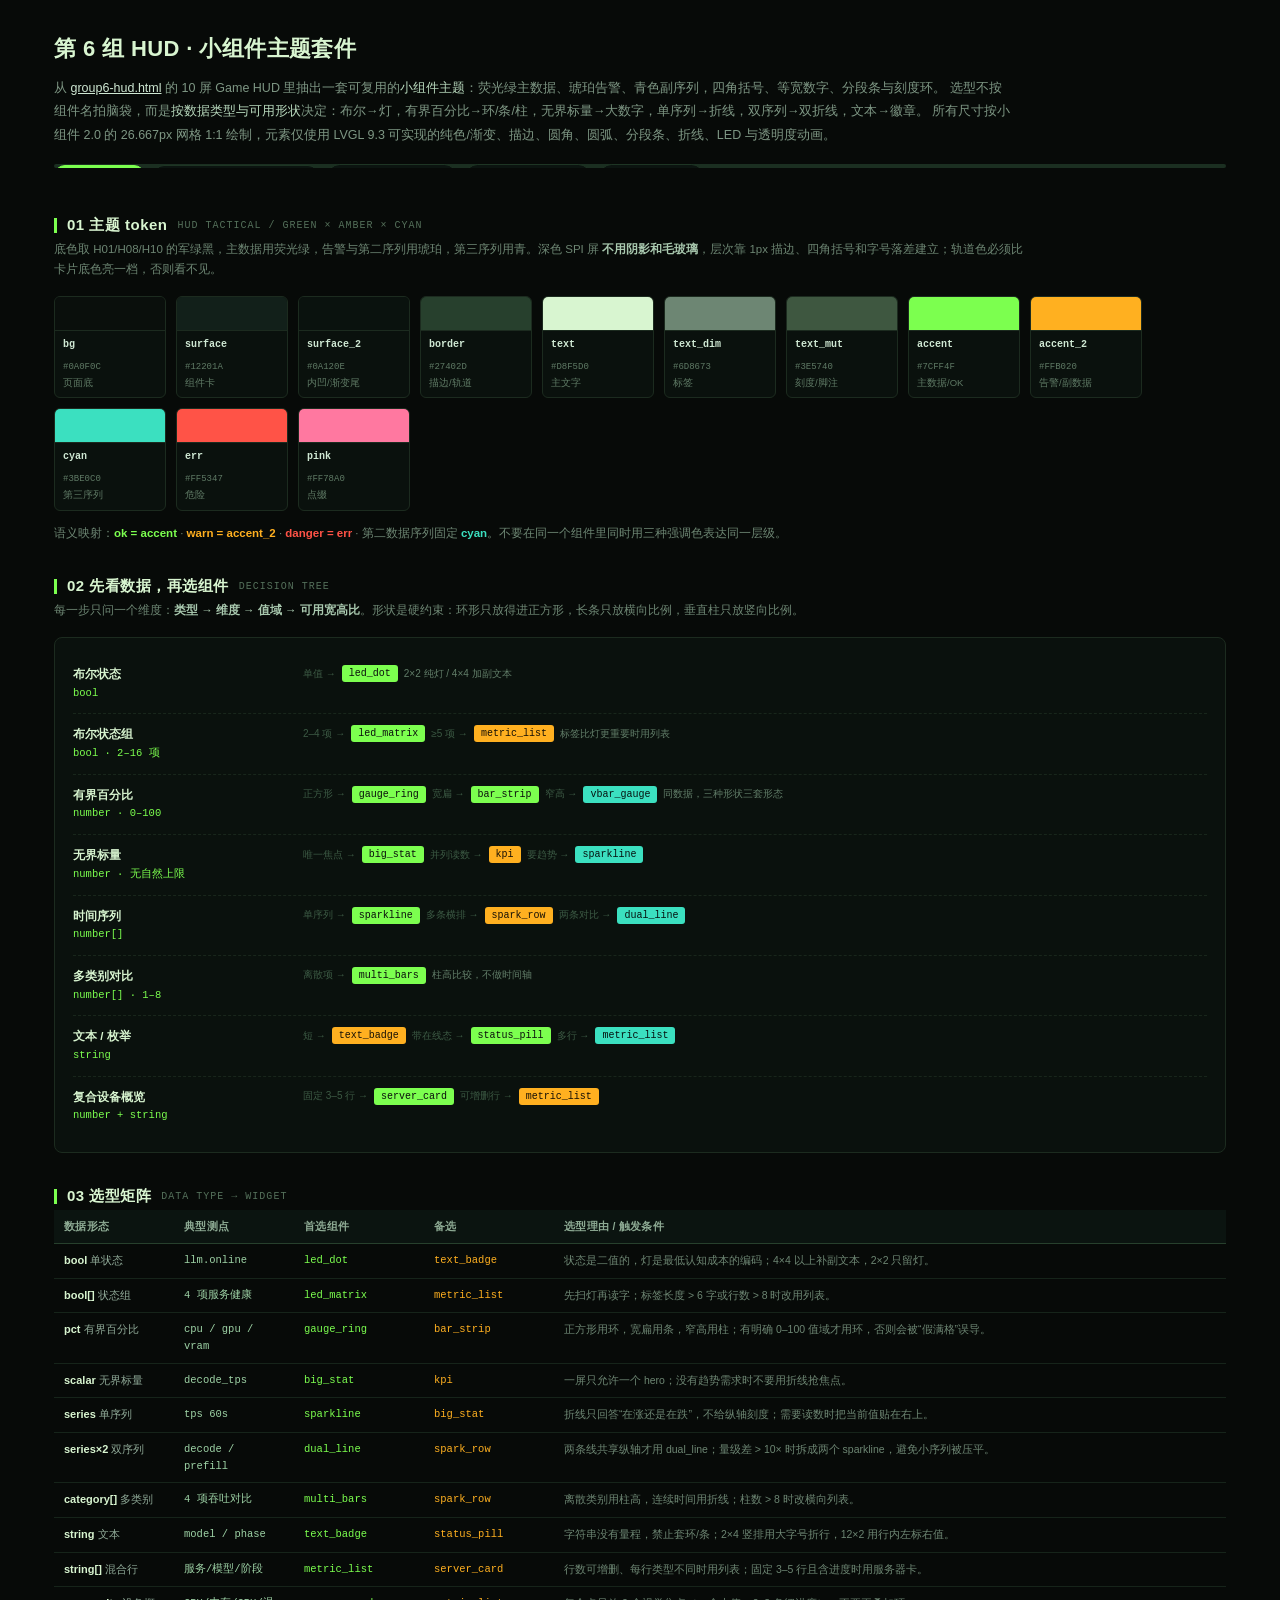
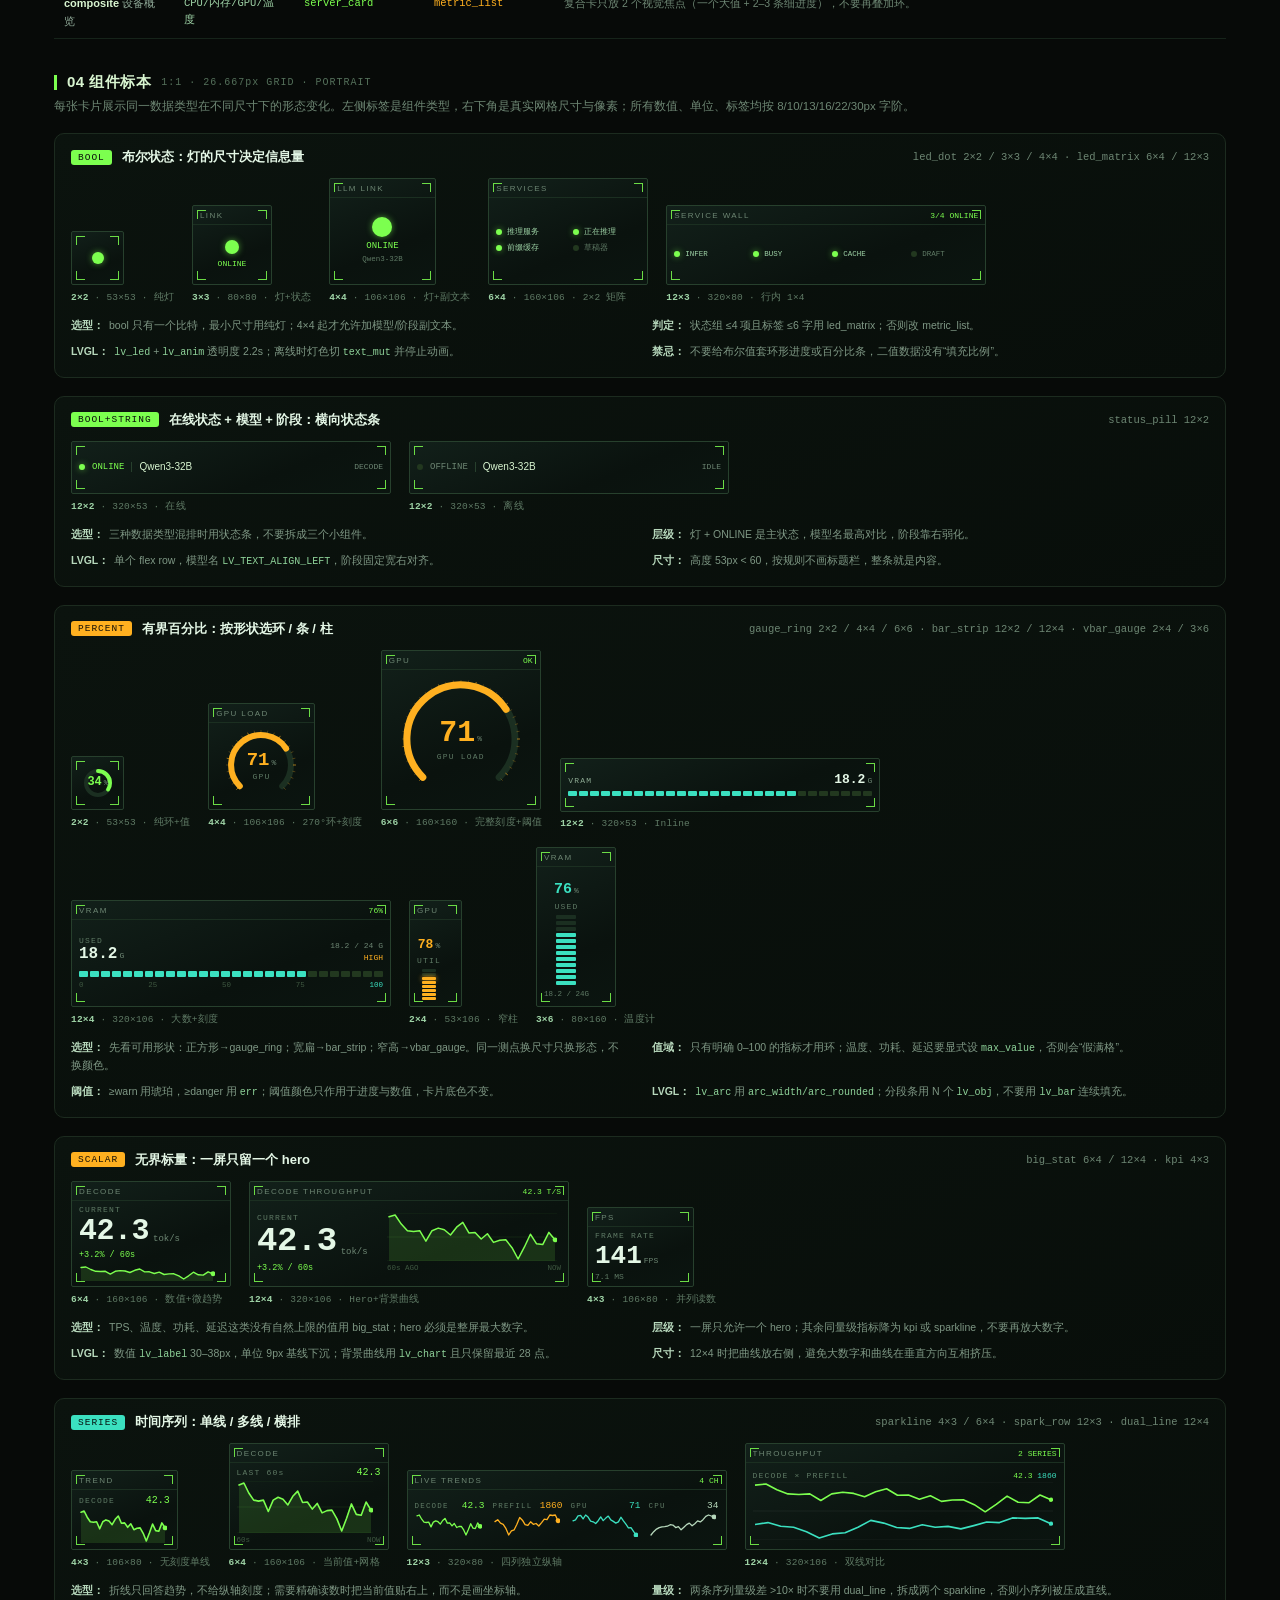
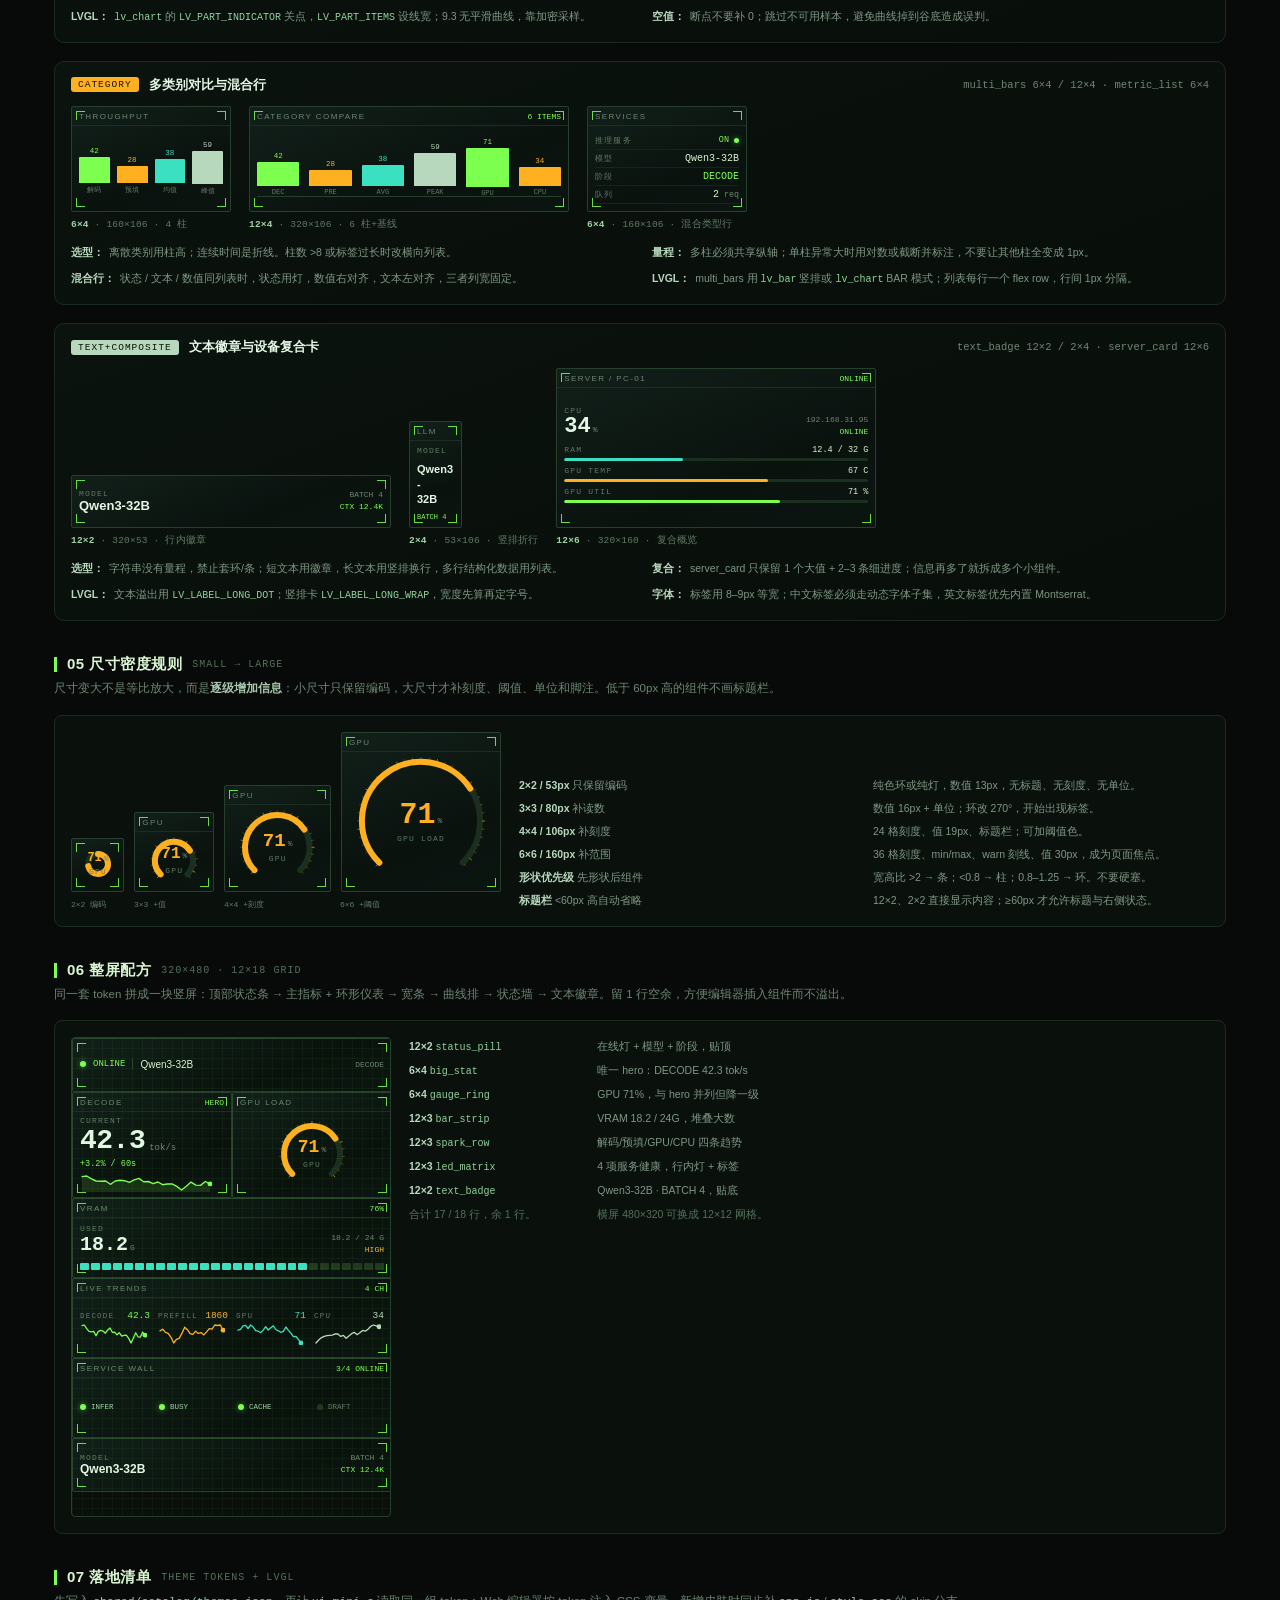
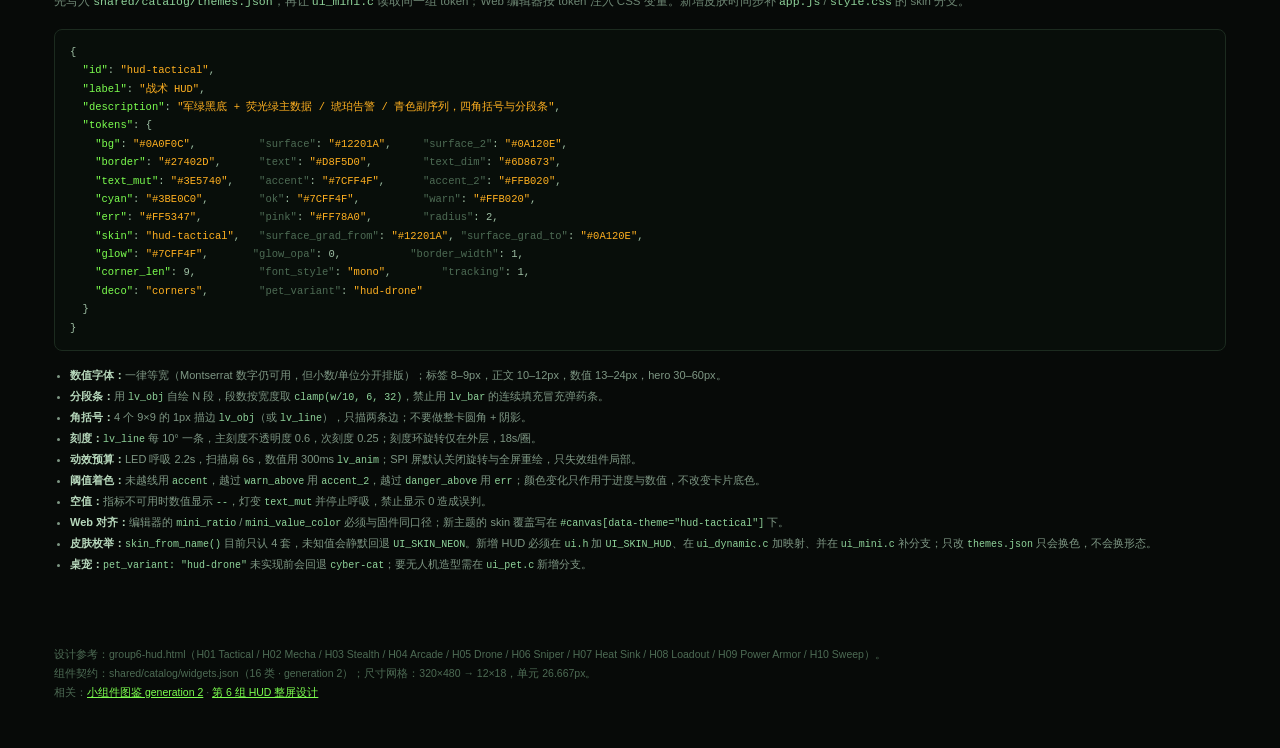
<file: docs/design/group6-hud-widgets.html>
<!doctype html>
<html lang="zh-CN">
<head>
<meta charset="utf-8">
<meta name="viewport" content="width=device-width,initial-scale=1">
<title>第 6 组 HUD · 小组件主题套件（按数据类型选型）</title>
<style>
  *{box-sizing:border-box}
  html{scroll-behavior:smooth}
  body{margin:0;background:#070a08;color:#d8f5d0;font-family:'Inter','PingFang SC','Microsoft YaHei','Helvetica Neue',Arial,sans-serif}
  .top{max-width:1220px;margin:0 auto;padding:34px 24px 8px}
  h1{font-size:22px;margin:0 0 9px;letter-spacing:.4px}
  .lead{font-size:12.5px;line-height:1.9;color:#7e9784;max-width:960px}
  .lead em{color:#b7d8bc;font-style:normal}
  .bar{display:flex;flex-wrap:wrap;gap:8px;margin-top:16px;align-items:center}
  .chip{font-size:11px;border:1px solid #1e3524;background:#0b1410;border-radius:99px;padding:4px 11px;color:#87a58d}
  .chip.on{color:#0a0f0c;background:#7cff4f;border-color:#7cff4f;font-weight:700}
  .wrap{max-width:1220px;margin:0 auto;padding:6px 24px 70px}
  .sec{margin-top:34px;scroll-margin-top:16px}
  .sec>h2{font-size:15px;margin:0 0 4px;letter-spacing:.5px;display:flex;align-items:center;gap:10px}
  .sec>h2:before{content:"";width:3px;height:15px;background:#7cff4f}
  .sec>h2 span{font-family:'SF Mono',Menlo,monospace;font-size:10px;color:#54705a;font-weight:400;letter-spacing:1px}
  .hint{font-size:11.5px;line-height:1.8;color:#6d8673;margin:0 0 16px;max-width:980px}
  .hint b{color:#a9c9af;font-weight:600}

  /* ---------- tokens ---------- */
  .tokens{display:flex;flex-wrap:wrap;gap:10px}
  .tk{border:1px solid #1c2b1f;background:#0a110d;border-radius:6px;width:112px;overflow:hidden}
  .tk i{display:block;height:34px;border-bottom:1px solid #1c2b1f}
  .tk div{padding:6px 8px 7px;line-height:1.5}
  .tk b{display:block;font-family:'SF Mono',Menlo,monospace;font-size:10px;color:#cfe8d3;font-weight:600}
  .tk span{font-family:'SF Mono',Menlo,monospace;font-size:9px;color:#5f7a65}
  .tk em{font-size:9.5px;color:#5f7a65;font-style:normal;display:block}

  /* ---------- decision tree ---------- */
  .tree{display:flex;flex-direction:column;gap:0;border:1px solid #1c2b1f;background:#0a110d;padding:16px 18px;border-radius:8px}
  .qrow{display:flex;align-items:flex-start;gap:12px;padding:11px 0;border-bottom:1px dashed #18261b}
  .qrow:last-child{border-bottom:0}
  .q{flex:0 0 218px;font-family:'SF Mono',Menlo,monospace;font-size:10.5px;line-height:1.7;color:#7cff4f}
  .q b{color:#d8f5d0;font-family:'Inter','PingFang SC',sans-serif;font-size:11.5px;font-weight:600;display:block}
  .a{display:flex;flex-wrap:wrap;gap:6px;align-items:center}
  .a .arrow{color:#3c5a44;font-size:10px}
  .a code{font-family:'SF Mono',Menlo,monospace;font-size:10px;color:#0a0f0c;background:#7cff4f;border-radius:3px;padding:3px 7px}
  .a code.alt{background:#ffb020;color:#161006}
  .a code.ter{background:#3be0c0;color:#06120f}
  .a small{font-size:10px;color:#617d68}

  /* ---------- matrix ---------- */
  .tbl{width:100%;border-collapse:collapse;font-size:11px;line-height:1.6}
  .tbl th{text-align:left;font-weight:600;color:#8eab94;background:#0b1410;border-bottom:1px solid #27402d;padding:8px 10px;font-size:10.5px;letter-spacing:.3px}
  .tbl td{border-bottom:1px solid #16241a;padding:8px 10px;vertical-align:top;color:#8fa997}
  .tbl tr:hover td{background:#0a1310}
  .tbl td b{color:#d8f5d0;font-weight:600}
  .tbl .m{font-family:'SF Mono',Menlo,monospace;color:#9ed3a6;font-size:10.5px}
  .tbl .first{color:#7cff4f;font-family:'SF Mono',Menlo,monospace;font-size:10.5px}
  .tbl .alt{color:#ffb020;font-family:'SF Mono',Menlo,monospace;font-size:10.5px}
  .tbl .why{color:#6d8673;font-size:10.5px}

  /* ---------- specimen card ---------- */
  .spec{border:1px solid #1c2b1f;background:linear-gradient(160deg,#0b130e,#080e0a);border-radius:10px;padding:14px 16px 16px;margin-bottom:18px}
  .spec-head{display:flex;align-items:center;gap:10px;flex-wrap:wrap;margin-bottom:12px}
  .spec-head .tag{font-family:'SF Mono',Menlo,monospace;font-size:9.5px;letter-spacing:1px;color:#0a0f0c;background:#7cff4f;border-radius:3px;padding:2px 7px}
  .spec-head .tag.num{background:#ffb020;color:#161006}
  .spec-head .tag.ser{background:#3be0c0;color:#06120f}
  .spec-head .tag.txt{background:#b7d8bc;color:#0a120b}
  .spec-head h3{font-size:13px;margin:0;color:#e4f7e6;font-weight:650}
  .spec-head .rule{margin-left:auto;font-size:10.5px;color:#6d8673;font-family:'SF Mono',Menlo,monospace}
  .rowstage{display:flex;flex-wrap:wrap;gap:18px;align-items:flex-end}
  .vfig{margin:0}
  .vfig figcaption{font-family:'SF Mono',Menlo,monospace;font-size:9.5px;color:#5f7a65;margin-top:6px;letter-spacing:.2px}
  .vfig figcaption b{color:#9ed3a6;font-weight:600}
  .notes{display:grid;grid-template-columns:1fr 1fr;gap:8px 24px;margin-top:13px;font-size:10.5px;line-height:1.7;color:#7e9784}
  .notes b{color:#b7d8bc;font-weight:600;margin-right:5px}
  .notes code{font-family:'SF Mono',Menlo,monospace;font-size:10px;color:#8fd39a}
  .notes .full{grid-column:1/-1}
  @media(max-width:760px){.notes{grid-template-columns:1fr}.rowstage{gap:12px}}

  /* ---------- widget shell (LVGL achievable) ---------- */
  .w{position:relative;overflow:hidden;border:1px solid #27402d;border-radius:2px;
     background:linear-gradient(158deg,#12201a,#0a120e 64%,#0b1510);
     color:#d8f5d0;font-family:'Inter','PingFang SC',sans-serif;display:flex;flex-direction:column}
  .w .cnr{position:absolute;width:9px;height:9px;border:0 solid #7cff4f;opacity:.85;pointer-events:none}
  .w .cnr.tl{left:4px;top:4px;border-left-width:1px;border-top-width:1px}
  .w .cnr.tr{right:4px;top:4px;border-right-width:1px;border-top-width:1px}
  .w .cnr.bl{left:4px;bottom:4px;border-left-width:1px;border-bottom-width:1px}
  .w .cnr.br{right:4px;bottom:4px;border-right-width:1px;border-bottom-width:1px}
  .w .hd{flex:0 0 auto;display:flex;align-items:center;justify-content:space-between;
        padding:5px 7px 4px;border-bottom:1px solid #1b2f21;min-height:16px;gap:6px}
  .w .hd .t{font-size:8px;letter-spacing:1.4px;color:#6d8673;white-space:nowrap;overflow:hidden;text-overflow:ellipsis}
  .w .hd .r{font-family:'SF Mono',Menlo,monospace;font-size:8px;color:#7cff4f;white-space:nowrap}
  .w .bd{flex:1 1 auto;min-height:0;position:relative;display:flex;flex-direction:column;justify-content:center;padding:5px 7px 6px}
  .mono{font-family:'SF Mono',Menlo,monospace}
  .led{display:inline-block;border-radius:50%;background:#7cff4f;box-shadow:0 0 6px rgba(124,255,79,.55);animation:blink 2.2s ease-in-out infinite}
  .led.off{background:#22381f;box-shadow:none;animation:none}
  .led.warn{background:#ffb020;box-shadow:0 0 6px rgba(255,176,32,.5)}
  .led.cyan{background:#3be0c0;box-shadow:0 0 6px rgba(59,224,192,.5)}
  @keyframes blink{0%,100%{opacity:1}50%{opacity:.24}}
  @keyframes spin{to{transform:rotate(360deg)}}
  @keyframes pulse{0%,100%{opacity:1}50%{opacity:.25}}
  .scan{transform-box:view-box;animation:spin 6s linear infinite}
  .slow{transform-box:view-box;animation:spin 18s linear infinite}
  .seg{display:flex;gap:2px;align-items:flex-end}
  .seg i{flex:1;min-width:0;border-radius:1px;background:#22381f;display:block}
  .seg i.on{background:#7cff4f}
  .seg i.on.amber{background:#ffb020}
  .seg i.on.cyan{background:#3be0c0}
  .bar{height:4px;background:#1b2f21;border-radius:99px;overflow:hidden}
  .bar i{display:block;height:100%;background:#7cff4f;border-radius:99px}
  .rowline{display:flex;align-items:baseline;justify-content:space-between;gap:6px}
  .lbl{font-family:'SF Mono',Menlo,monospace;font-size:8px;letter-spacing:1.2px;color:#5f7a65;white-space:nowrap}
  .val{font-family:'SF Mono',Menlo,monospace;font-weight:700;color:#e4f7e6;line-height:1.1;white-space:nowrap}
  .val small{font-size:8px;color:#6d8673;font-weight:400;margin-left:2px}
  .ghost{position:absolute;inset:0;pointer-events:none;background-image:linear-gradient(rgba(124,255,79,.045) 1px,transparent 1px),linear-gradient(90deg,rgba(124,255,79,.045) 1px,transparent 1px);background-size:10px 10px}
  .badge{display:inline-flex;align-items:center;gap:5px;border:1px solid #27402d;background:#0b1510;padding:2px 5px;border-radius:2px}

  /* ---------- density / screen ---------- */
  .density{display:flex;gap:18px;flex-wrap:wrap;align-items:flex-end;border:1px solid #1c2b1f;background:#0a110d;border-radius:8px;padding:16px}
  .scr{position:relative;width:320px;height:480px;background:#0a0f0c;border:1px solid #27402d;border-radius:4px;overflow:hidden;flex:0 0 auto}
  .scr .w{position:absolute}
  .recipe{display:grid;grid-template-columns:repeat(2,minmax(0,1fr));gap:4px 18px;font-size:10.5px;line-height:1.8;color:#7e9784;align-content:start}
  .recipe b{color:#b7d8bc;font-weight:600}
  .recipe code{font-family:'SF Mono',Menlo,monospace;color:#8fd39a;font-size:10px}
  .codebox{border:1px solid #1c2b1f;background:#080e0a;border-radius:8px;padding:13px 15px;overflow:auto}
  .codebox pre{margin:0;font-family:'SF Mono',Menlo,monospace;font-size:10.5px;line-height:1.75;color:#9fc0a5}
  .codebox .k{color:#7cff4f}.codebox .s{color:#ffb020}.codebox .c{color:#4d6b54}
  ul.rules{margin:0;padding-left:16px;font-size:11px;line-height:1.9;color:#7e9784}
  ul.rules b{color:#b7d8bc}
  ul.rules code{font-family:'SF Mono',Menlo,monospace;font-size:10px;color:#8fd39a}
  footer{max-width:1220px;margin:0 auto;padding:0 24px 50px;font-size:10.5px;color:#4d6b54;line-height:1.8}
</style>
</head>
<body>

<header class="top">
  <h1>第 6 组 HUD · 小组件主题套件</h1>
  <p class="lead">
    从 <a href="group6-hud.html" style="color:#cfe8d3">group6-hud.html</a> 的 10 屏 Game HUD 里抽出一套可复用的<em>小组件主题</em>：荧光绿主数据、琥珀告警、青色副序列，四角括号、等宽数字、分段条与刻度环。
    选型不按组件名拍脑袋，而是<em>按数据类型与可用形状</em>决定：布尔→灯，有界百分比→环/条/柱，无界标量→大数字，单序列→折线，双序列→双折线，文本→徽章。
    所有尺寸按小组件 2.0 的 26.667px 网格 1:1 绘制，元素仅使用 LVGL 9.3 可实现的纯色/渐变、描边、圆角、圆弧、分段条、折线、LED 与透明度动画。
  </p>
  <div class="bar">
    <span class="chip on">HUD Tactical</span>
    <span class="chip">bool / number / string / series</span>
    <span class="chip">10 类组件 · 16 种类型</span>
    <span class="chip">320×480 网格 12×18</span>
    <span class="chip">LVGL 9.3 可落地</span>
  </div>
</header>

<div class="wrap">

  <!-- ================= 1. tokens ================= -->
  <section class="sec" id="tokens">
    <h2>01 主题 token <span>HUD TACTICAL / GREEN × AMBER × CYAN</span></h2>
    <p class="hint">
      底色取 H01/H08/H10 的军绿黑，主数据用荧光绿，告警与第二序列用琥珀，第三序列用青。深色 SPI 屏 <b>不用阴影和毛玻璃</b>，层次靠 1px 描边、四角括号和字号落差建立；轨道色必须比卡片底色亮一档，否则看不见。
    </p>
    <div class="tokens">
      <div class="tk"><i style="background:#0a0f0c"></i><div><b>bg</b><span>#0A0F0C</span><em>页面底</em></div></div>
      <div class="tk"><i style="background:#12201a"></i><div><b>surface</b><span>#12201A</span><em>组件卡</em></div></div>
      <div class="tk"><i style="background:#0a120e"></i><div><b>surface_2</b><span>#0A120E</span><em>内凹/渐变尾</em></div></div>
      <div class="tk"><i style="background:#27402d"></i><div><b>border</b><span>#27402D</span><em>描边/轨道</em></div></div>
      <div class="tk"><i style="background:#d8f5d0"></i><div><b>text</b><span>#D8F5D0</span><em>主文字</em></div></div>
      <div class="tk"><i style="background:#6d8673"></i><div><b>text_dim</b><span>#6D8673</span><em>标签</em></div></div>
      <div class="tk"><i style="background:#3e5740"></i><div><b>text_mut</b><span>#3E5740</span><em>刻度/脚注</em></div></div>
      <div class="tk"><i style="background:#7cff4f"></i><div><b>accent</b><span>#7CFF4F</span><em>主数据/OK</em></div></div>
      <div class="tk"><i style="background:#ffb020"></i><div><b>accent_2</b><span>#FFB020</span><em>告警/副数据</em></div></div>
      <div class="tk"><i style="background:#3be0c0"></i><div><b>cyan</b><span>#3BE0C0</span><em>第三序列</em></div></div>
      <div class="tk"><i style="background:#ff5347"></i><div><b>err</b><span>#FF5347</span><em>危险</em></div></div>
      <div class="tk"><i style="background:#ff78a0"></i><div><b>pink</b><span>#FF78A0</span><em>点缀</em></div></div>
    </div>
    <p class="hint" style="margin-top:12px">
      语义映射：<b style="color:#7cff4f">ok = accent</b> · <b style="color:#ffb020">warn = accent_2</b> · <b style="color:#ff5347">danger = err</b> · 第二数据序列固定 <b style="color:#3be0c0">cyan</b>。不要在同一个组件里同时用三种强调色表达同一层级。
    </p>
  </section>

  <!-- ================= 2. decision ================= -->
  <section class="sec" id="decision">
    <h2>02 先看数据，再选组件 <span>DECISION TREE</span></h2>
    <p class="hint">每一步只问一个维度：<b>类型 → 维度 → 值域 → 可用宽高比</b>。形状是硬约束：环形只放得进正方形，长条只放横向比例，垂直柱只放竖向比例。</p>
    <div class="tree">
      <div class="qrow">
        <div class="q"><b>布尔状态</b>bool</div>
        <div class="a"><span class="arrow">单值 →</span><code>led_dot</code><small>2×2 纯灯 / 4×4 加副文本</small></div>
      </div>
      <div class="qrow">
        <div class="q"><b>布尔状态组</b>bool · 2–16 项</div>
        <div class="a"><span class="arrow">2–4 项 →</span><code>led_matrix</code><span class="arrow">≥5 项 →</span><code class="alt">metric_list</code><small>标签比灯更重要时用列表</small></div>
      </div>
      <div class="qrow">
        <div class="q"><b>有界百分比</b>number · 0–100</div>
        <div class="a"><span class="arrow">正方形 →</span><code>gauge_ring</code><span class="arrow">宽扁 →</span><code>bar_strip</code><span class="arrow">窄高 →</span><code class="ter">vbar_gauge</code><small>同数据，三种形状三套形态</small></div>
      </div>
      <div class="qrow">
        <div class="q"><b>无界标量</b>number · 无自然上限</div>
        <div class="a"><span class="arrow">唯一焦点 →</span><code>big_stat</code><span class="arrow">并列读数 →</span><code class="alt">kpi</code><span class="arrow">要趋势 →</span><code class="ter">sparkline</code></div>
      </div>
      <div class="qrow">
        <div class="q"><b>时间序列</b>number[]</div>
        <div class="a"><span class="arrow">单序列 →</span><code>sparkline</code><span class="arrow">多条横排 →</span><code class="alt">spark_row</code><span class="arrow">两条对比 →</span><code class="ter">dual_line</code></div>
      </div>
      <div class="qrow">
        <div class="q"><b>多类别对比</b>number[] · 1–8</div>
        <div class="a"><span class="arrow">离散项 →</span><code>multi_bars</code><small>柱高比较，不做时间轴</small></div>
      </div>
      <div class="qrow">
        <div class="q"><b>文本 / 枚举</b>string</div>
        <div class="a"><span class="arrow">短 →</span><code class="alt">text_badge</code><span class="arrow">带在线态 →</span><code>status_pill</code><span class="arrow">多行 →</span><code class="ter">metric_list</code></div>
      </div>
      <div class="qrow">
        <div class="q"><b>复合设备概览</b>number + string</div>
        <div class="a"><span class="arrow">固定 3–5 行 →</span><code>server_card</code><span class="arrow">可增删行 →</span><code class="alt">metric_list</code></div>
      </div>
    </div>
  </section>

  <!-- ================= 3. matrix ================= -->
  <section class="sec" id="matrix">
    <h2>03 选型矩阵 <span>DATA TYPE → WIDGET</span></h2>
    <table class="tbl">
      <thead>
        <tr><th style="width:120px">数据形态</th><th style="width:120px">典型测点</th><th style="width:130px">首选组件</th><th style="width:130px">备选</th><th>选型理由 / 触发条件</th></tr>
      </thead>
      <tbody>
        <tr><td><b>bool</b> 单状态</td><td class="m">llm.online</td><td class="first">led_dot</td><td class="alt">text_badge</td><td class="why">状态是二值的，灯是最低认知成本的编码；4×4 以上补副文本，2×2 只留灯。</td></tr>
        <tr><td><b>bool[]</b> 状态组</td><td class="m">4 项服务健康</td><td class="first">led_matrix</td><td class="alt">metric_list</td><td class="why">先扫灯再读字；标签长度 &gt; 6 字或行数 &gt; 8 时改用列表。</td></tr>
        <tr><td><b>pct</b> 有界百分比</td><td class="m">cpu / gpu / vram</td><td class="first">gauge_ring</td><td class="alt">bar_strip</td><td class="why">正方形用环，宽扁用条，窄高用柱；有明确 0–100 值域才用环，否则会被“假满格”误导。</td></tr>
        <tr><td><b>scalar</b> 无界标量</td><td class="m">decode_tps</td><td class="first">big_stat</td><td class="alt">kpi</td><td class="why">一屏只允许一个 hero；没有趋势需求时不要用折线抢焦点。</td></tr>
        <tr><td><b>series</b> 单序列</td><td class="m">tps 60s</td><td class="first">sparkline</td><td class="alt">big_stat</td><td class="why">折线只回答“在涨还是在跌”，不给纵轴刻度；需要读数时把当前值贴在右上。</td></tr>
        <tr><td><b>series×2</b> 双序列</td><td class="m">decode / prefill</td><td class="first">dual_line</td><td class="alt">spark_row</td><td class="why">两条线共享纵轴才用 dual_line；量级差 &gt; 10× 时拆成两个 sparkline，避免小序列被压平。</td></tr>
        <tr><td><b>category[]</b> 多类别</td><td class="m">4 项吞吐对比</td><td class="first">multi_bars</td><td class="alt">spark_row</td><td class="why">离散类别用柱高，连续时间用折线；柱数 &gt; 8 时改横向列表。</td></tr>
        <tr><td><b>string</b> 文本</td><td class="m">model / phase</td><td class="first">text_badge</td><td class="alt">status_pill</td><td class="why">字符串没有量程，禁止套环/条；2×4 竖排用大字号折行，12×2 用行内左标右值。</td></tr>
        <tr><td><b>string[]</b> 混合行</td><td class="m">服务/模型/阶段</td><td class="first">metric_list</td><td class="alt">server_card</td><td class="why">行数可增删、每行类型不同时用列表；固定 3–5 行且含进度时用服务器卡。</td></tr>
        <tr><td><b>composite</b> 设备概览</td><td class="m">CPU/内存/GPU/温度</td><td class="first">server_card</td><td class="alt">metric_list</td><td class="why">复合卡只放 2 个视觉焦点（一个大值 + 2–3 条细进度），不要再叠加环。</td></tr>
      </tbody>
    </table>
  </section>

  <!-- ================= 4. specimens ================= -->
  <section class="sec" id="specimens">
    <h2>04 组件标本 <span>1:1 · 26.667px GRID · PORTRAIT</span></h2>
    <p class="hint">每张卡片展示同一数据类型在不同尺寸下的形态变化。左侧标签是组件类型，右下角是真实网格尺寸与像素；所有数值、单位、标签均按 8/10/13/16/22/30px 字阶。</p>
    <div id="specimens-host"></div>
  </section>

  <!-- ================= 5. density ================= -->
  <section class="sec" id="density">
    <h2>05 尺寸密度规则 <span>SMALL → LARGE</span></h2>
    <p class="hint">尺寸变大不是等比放大，而是<b>逐级增加信息</b>：小尺寸只保留编码，大尺寸才补刻度、阈值、单位和脚注。低于 60px 高的组件不画标题栏。</p>
    <div class="density" id="density-host"></div>
  </section>

  <!-- ================= 6. screen recipe ================= -->
  <section class="sec" id="screen">
    <h2>06 整屏配方 <span>320×480 · 12×18 GRID</span></h2>
    <p class="hint">同一套 token 拼成一块竖屏：顶部状态条 → 主指标 + 环形仪表 → 宽条 → 曲线排 → 状态墙 → 文本徽章。留 1 行空余，方便编辑器插入组件而不溢出。</p>
    <div class="density" style="align-items:flex-start">
      <div class="scr" id="screen-host"></div>
      <div class="recipe">
        <div><b>12×2</b> <code>status_pill</code></div><div>在线灯 + 模型 + 阶段，贴顶</div>
        <div><b>6×4</b> <code>big_stat</code></div><div>唯一 hero：DECODE 42.3 tok/s</div>
        <div><b>6×4</b> <code>gauge_ring</code></div><div>GPU 71%，与 hero 并列但降一级</div>
        <div><b>12×3</b> <code>bar_strip</code></div><div>VRAM 18.2 / 24G，堆叠大数</div>
        <div><b>12×3</b> <code>spark_row</code></div><div>解码/预填/GPU/CPU 四条趋势</div>
        <div><b>12×3</b> <code>led_matrix</code></div><div>4 项服务健康，行内灯 + 标签</div>
        <div><b>12×2</b> <code>text_badge</code></div><div>Qwen3-32B · BATCH 4，贴底</div>
        <div style="color:#54705a">合计 17 / 18 行，余 1 行。</div><div style="color:#54705a">横屏 480×320 可换成 12×12 网格。</div>
      </div>
    </div>
  </section>

  <!-- ================= 7. implementation ================= -->
  <section class="sec" id="impl">
    <h2>07 落地清单 <span>THEME TOKENS + LVGL</span></h2>
    <p class="hint">先写入 <code style="color:#8fd39a">shared/catalog/themes.json</code>，再让 <code style="color:#8fd39a">ui_mini.c</code> 读取同一组 token；Web 编辑器按 token 注入 CSS 变量。新增皮肤时同步补 <code style="color:#8fd39a">app.js</code> / <code style="color:#8fd39a">style.css</code> 的 skin 分支。</p>
    <div class="codebox">
<pre>{
  <span class="k">"id"</span>: <span class="s">"hud-tactical"</span>,
  <span class="k">"label"</span>: <span class="s">"战术 HUD"</span>,
  <span class="k">"description"</span>: <span class="s">"军绿黑底 + 荧光绿主数据 / 琥珀告警 / 青色副序列，四角括号与分段条"</span>,
  <span class="k">"tokens"</span>: {
    <span class="k">"bg"</span>: <span class="s">"#0A0F0C"</span>,          <span class="c">"surface"</span>: <span class="s">"#12201A"</span>,     <span class="c">"surface_2"</span>: <span class="s">"#0A120E"</span>,
    <span class="k">"border"</span>: <span class="s">"#27402D"</span>,      <span class="c">"text"</span>: <span class="s">"#D8F5D0"</span>,        <span class="c">"text_dim"</span>: <span class="s">"#6D8673"</span>,
    <span class="k">"text_mut"</span>: <span class="s">"#3E5740"</span>,    <span class="c">"accent"</span>: <span class="s">"#7CFF4F"</span>,      <span class="c">"accent_2"</span>: <span class="s">"#FFB020"</span>,
    <span class="k">"cyan"</span>: <span class="s">"#3BE0C0"</span>,        <span class="c">"ok"</span>: <span class="s">"#7CFF4F"</span>,          <span class="c">"warn"</span>: <span class="s">"#FFB020"</span>,
    <span class="k">"err"</span>: <span class="s">"#FF5347"</span>,         <span class="c">"pink"</span>: <span class="s">"#FF78A0"</span>,        <span class="c">"radius"</span>: 2,
    <span class="k">"skin"</span>: <span class="s">"hud-tactical"</span>,   <span class="c">"surface_grad_from"</span>: <span class="s">"#12201A"</span>, <span class="c">"surface_grad_to"</span>: <span class="s">"#0A120E"</span>,
    <span class="k">"glow"</span>: <span class="s">"#7CFF4F"</span>,       <span class="c">"glow_opa"</span>: 0,           <span class="c">"border_width"</span>: 1,
    <span class="k">"corner_len"</span>: 9,          <span class="c">"font_style"</span>: <span class="s">"mono"</span>,        <span class="c">"tracking"</span>: 1,
    <span class="k">"deco"</span>: <span class="s">"corners"</span>,        <span class="c">"pet_variant"</span>: <span class="s">"hud-drone"</span>
  }
}</pre>
    </div>
    <ul class="rules" style="margin-top:14px">
      <li><b>数值字体：</b>一律等宽（Montserrat 数字仍可用，但小数/单位分开排版）；标签 8–9px，正文 10–12px，数值 13–24px，hero 30–60px。</li>
      <li><b>分段条：</b>用 <code>lv_obj</code> 自绘 N 段，段数按宽度取 <code>clamp(w/10, 6, 32)</code>，禁止用 <code>lv_bar</code> 的连续填充冒充弹药条。</li>
      <li><b>角括号：</b>4 个 9×9 的 1px 描边 <code>lv_obj</code>（或 <code>lv_line</code>），只描两条边；不要做整卡圆角 + 阴影。</li>
      <li><b>刻度：</b><code>lv_line</code> 每 10° 一条，主刻度不透明度 0.6，次刻度 0.25；刻度环旋转仅在外层，18s/圈。</li>
      <li><b>动效预算：</b>LED 呼吸 2.2s，扫描扇 6s，数值用 300ms <code>lv_anim</code>；SPI 屏默认关闭旋转与全屏重绘，只失效组件局部。</li>
      <li><b>阈值着色：</b>未越线用 <code>accent</code>，越过 <code>warn_above</code> 用 <code>accent_2</code>，越过 <code>danger_above</code> 用 <code>err</code>；颜色变化只作用于进度与数值，不改变卡片底色。</li>
      <li><b>空值：</b>指标不可用时数值显示 <code>--</code>，灯变 <code>text_mut</code> 并停止呼吸，禁止显示 0 造成误判。</li>
      <li><b>Web 对齐：</b>编辑器的 <code>mini_ratio</code> / <code>mini_value_color</code> 必须与固件同口径；新主题的 skin 覆盖写在 <code>#canvas[data-theme="hud-tactical"]</code> 下。</li>
      <li><b>皮肤枚举：</b><code>skin_from_name()</code> 目前只认 4 套，未知值会静默回退 <code>UI_SKIN_NEON</code>。新增 HUD 必须在 <code>ui.h</code> 加 <code>UI_SKIN_HUD</code>、在 <code>ui_dynamic.c</code> 加映射、并在 <code>ui_mini.c</code> 补分支；只改 <code>themes.json</code> 只会换色，不会换形态。</li>
      <li><b>桌宠：</b><code>pet_variant: "hud-drone"</code> 未实现前会回退 <code>cyber-cat</code>；要无人机造型需在 <code>ui_pet.c</code> 新增分支。</li>
    </ul>
  </section>

</div>

<footer>
  设计参考：group6-hud.html（H01 Tactical / H02 Mecha / H03 Stealth / H04 Arcade / H05 Drone / H06 Sniper / H07 Heat Sink / H08 Loadout / H09 Power Armor / H10 Sweep）。<br>
  组件契约：shared/catalog/widgets.json（16 类 · generation 2）；尺寸网格：320×480 → 12×18，单元 26.667px。<br>
  相关：<a href="widget-gallery-v2.html" style="color:#7cff4f">小组件图鉴 generation 2</a> · <a href="group6-hud.html" style="color:#7cff4f">第 6 组 HUD 整屏设计</a>
</footer>

<script>
/* ================= 通用绘图 ================= */
const FONT = "'Inter','PingFang SC','Microsoft YaHei',sans-serif";
const MONO = "'SF Mono',Menlo,monospace";
function polar(cx,cy,r,deg){const a=(deg-90)*Math.PI/180;return [cx+r*Math.cos(a),cy+r*Math.sin(a)];}
function arcD(cx,cy,r,a0,a1){const s=polar(cx,cy,r,a0),e=polar(cx,cy,r,a1),big=(a1-a0)>180?1:0;
  return `M${s[0].toFixed(1)} ${s[1].toFixed(1)}A${r} ${r} 0 ${big} 1 ${e[0].toFixed(1)} ${e[1].toFixed(1)}`;}
function ticks(cx,cy,r1,r2,a0,a1,n,color,op){let s='';for(let i=0;i<=n;i++){const a=a0+(a1-a0)*i/n,p1=polar(cx,cy,r1,a),p2=polar(cx,cy,r2,a);
  s+=`<line x1="${p1[0].toFixed(1)}" y1="${p1[1].toFixed(1)}" x2="${p2[0].toFixed(1)}" y2="${p2[1].toFixed(1)}" stroke="${color}" stroke-width="1" opacity="${i%5===0?Math.min(1,op+.35):op}"/>`;}return s;}
function spark(w,h,data,color,opt){opt=opt||{};const pad=2,min=Math.min(...data),max=Math.max(...data),n=data.length;
  const pts=data.map((v,i)=>[pad+i*(w-2*pad)/(n-1),h-pad-((v-min)/((max-min)||1))*(h-2*pad)]);
  const d=pts.map((p,i)=>(i?'L':'M')+p[0].toFixed(1)+' '+p[1].toFixed(1)).join('');
  let s='';
  if(opt.fill)s+=`<path d="${d}L${pts[n-1][0]} ${h}L${pts[0][0]} ${h}Z" fill="${color}" opacity=".13"/>`;
  s+=`<path d="${d}" fill="none" stroke="${color}" stroke-width="${opt.lw||1.6}" stroke-linejoin="round" stroke-linecap="round"/>`;
  if(opt.dot)s+=`<circle class="led" cx="${pts[n-1][0]}" cy="${pts[n-1][1]}" r="2.4" fill="${color}"/>`;
  if(opt.grid)for(let i=0;i<opt.grid;i++)s+=`<line x1="0" x2="${w}" y1="${(h/(opt.grid-1))*i}" y2="${(h/(opt.grid-1))*i}" stroke="${color}" opacity=".08"/>`;
  return `<svg width="${w}" height="${h}" viewBox="0 0 ${w} ${h}" style="display:block">${s}</svg>`;}
function seg(pct,color,n,h,gap){const on=Math.round(Math.max(0,Math.min(100,pct))/100*n);let s='';
  for(let i=0;i<n;i++)s+=`<i class="${i<on?'on':''}${i<on?' '+color:''}" style="height:${h||5}px"></i>`;
  return `<div class="seg" style="gap:${gap==null?2:gap}px">${s}</div>`;}
function hdr(title,right){return `<div class="hd"><span class="t">${title}</span>${right?`<span class="r">${right}</span>`:''}</div>`;}
function cnr(){return `<i class="cnr tl"></i><i class="cnr tr"></i><i class="cnr bl"></i><i class="cnr br"></i>`;}
function widget(w,h,body,opt){opt=opt||{};
  return `<div class="w" style="width:${w}px;height:${h}px">${cnr()}${opt.ghost?'<i class="ghost"></i>':''}${opt.hideHd?'':hdr(opt.title||'',opt.right||'')}<div class="bd">${body}</div></div>`;}
function ledDot(size,on,cls){return `<span class="led ${on?'':'off'} ${cls||''}" style="width:${size}px;height:${size}px"></span>`;}

/* ================= 组件形态 ================= */
const S = 320/12;
const px = c => +(c*S).toFixed(2);

/* --- 环形仪表：正方形专用 --- */
function gaugeBody(size,pct,color,opt){
  opt = opt||{};
  const sw = opt.sw || Math.max(3,Math.round(size/22));
  const cx=size/2, cy=size/2, r=size/2-sw-3;
  const full=!!opt.full;
  let svg=`<svg width="${size}" height="${size}" viewBox="0 0 ${size} ${size}" style="display:block">`;
  if(full){
    const c=2*Math.PI*r, on=c*Math.max(0,Math.min(100,pct))/100;
    svg+=`<circle cx="${cx}" cy="${cy}" r="${r}" fill="none" stroke="#1b2f21" stroke-width="${sw}"/>`;
    svg+=`<circle cx="${cx}" cy="${cy}" r="${r}" fill="none" stroke="${color}" stroke-width="${sw}" stroke-linecap="round" stroke-dasharray="${on.toFixed(1)} ${c.toFixed(1)}" transform="rotate(-90 ${cx} ${cy})"/>`;
    if(opt.ticks)svg+=ticks(cx,cy,r+3,r+6,0,360,opt.ticks,color,.28);
  }else{
    svg+=`<path d="${arcD(cx,cy,r,225,495)}" fill="none" stroke="#1b2f21" stroke-width="${sw}" stroke-linecap="round"/>`;
    svg+=`<path d="${arcD(cx,cy,r,225,225+270*Math.max(0,Math.min(100,pct))/100)}" fill="none" stroke="${color}" stroke-width="${sw}" stroke-linecap="round"/>`;
    if(opt.ticks)svg+=ticks(cx,cy,r+2,r+5,225,495,opt.ticks,color,.26);
  }
  svg+='</svg>';
  const fs=opt.fs||Math.max(12,Math.round(size/4.2));
  return `<div style="position:relative;width:${size}px;height:${size}px;margin:0 auto">
    ${svg}<div style="position:absolute;inset:0;display:flex;flex-direction:column;align-items:center;justify-content:center;line-height:1">
      <div class="val" style="font-size:${fs}px;color:${opt.valColor||color}">${pct}<small>%</small></div>
      ${opt.label?`<div class="lbl" style="margin-top:3px">${opt.label}</div>`:''}
    </div></div>`;
}

/* --- 横向分段条 --- */
function barStripBody(pct,opt){
  opt=opt||{};
  const color=opt.color||'#7cff4f';
  const cls=opt.cls||(color==='#3be0c0'?'cyan':color==='#ffb020'?'amber':'');
  const inline=opt.mode==='inline';
  if(inline){
    return `<div style="width:100%">
      <div class="rowline" style="margin-bottom:4px">
        <span class="lbl" style="color:#8eab94">${opt.label||'VRAM'}</span>
        <span class="val" style="font-size:13px">${opt.value}<small>${opt.unit||'%'}</small></span>
      </div>
      ${seg(pct,cls,28,5,2)}
    </div>`;
  }
  return `<div style="width:100%">
    <div class="rowline" style="align-items:flex-end">
      <div><div class="lbl">${opt.label||'VRAM'}</div>
        <div class="val" style="font-size:${opt.big?20:16}px;margin-top:1px">${opt.value}<small>${opt.unit||'%'}</small></div></div>
      <div class="mono" style="font-size:8px;color:#6d8673;text-align:right;line-height:1.5">${opt.sub||'18.2 / 24 G'}<br><span style="color:${opt.tagColor||color}">${opt.tag||'OK'}</span></div>
    </div>
    <div style="margin-top:7px">${seg(pct,cls,28,opt.big?7:6,2)}</div>
    ${opt.scale?`<div class="rowline mono" style="font-size:7.5px;color:#3e5740;margin-top:4px"><span>0</span><span>25</span><span>50</span><span>75</span><span style="color:${color}">100</span></div>`:''}
  </div>`;
}

/* --- 垂直柱（温度计式） --- */
function vbarBody(pct,opt){
  opt=opt||{};
  const color=opt.color||'#7cff4f', n=opt.n||10, cell=opt.cell||4, gap=opt.gap||2, cw=opt.cw||14;
  const on=Math.round(Math.max(0,Math.min(100,pct))/100*n);
  let cells='';
  for(let i=0;i<n;i++){
    const lit=i<on, hot=lit&&i>=n-3;
    cells+=`<i style="flex:0 0 ${cell}px;width:${cw}px;height:${cell}px;border-radius:1px;background:${lit?color:'#1b2f21'};${hot?'box-shadow:0 0 5px '+color+';':''};display:block"></i>`;
  }
  return `<div style="display:flex;flex-direction:column;align-items:center;gap:4px;height:100%;justify-content:flex-end;overflow:hidden">
    <div class="val" style="font-size:${opt.fs||14}px;color:${color}">${pct}<small>%</small></div>
    <div class="lbl">${opt.label||'UTIL'}</div>
    <div style="display:flex;flex-direction:column-reverse;gap:${gap}px;flex:0 0 auto">${cells}</div>
    ${opt.sub?`<div class="mono" style="font-size:7.5px;color:#5f7a65;text-align:center;line-height:1.4">${opt.sub}</div>`:''}
  </div>`;
}

/* --- 主指标 / KPI --- */
function bigStatBody(value,unit,sub,opt){
  opt=opt||{};
  return `<div style="width:100%">
    <div class="lbl">${opt.label||'DECODE'}</div>
    <div style="display:flex;align-items:flex-end;gap:4px;margin-top:1px">
      <div class="val" style="font-size:${opt.fs||34}px;letter-spacing:-.5px">${value}</div>
      <div class="mono" style="font-size:9px;color:#6d8673;padding-bottom:4px">${unit||'tok/s'}</div>
    </div>
    <div class="rowline" style="margin-top:2px">
      <span class="mono" style="font-size:8.5px;color:${opt.trendColor||'#7cff4f'}">${sub||'+3.2% / 60s'}</span>
      ${opt.peak?`<span class="lbl">PEAK ${opt.peak}</span>`:''}
    </div>
    ${opt.spark?`<div style="margin-top:${opt.sparkGap||7}px">${spark(opt.sw||140,opt.sh||20,opt.spark,'#7cff4f',{fill:true,dot:true,lw:1.4})}</div>`:''}
  </div>`;
}

function kpiBody(value,unit,opt){
  opt=opt||{};
  return `<div style="height:100%;display:flex;flex-direction:column;justify-content:center">
    <div class="lbl">${opt.label||'FPS'}</div>
    <div class="val" style="font-size:${opt.fs||24}px;margin-top:2px">${value}<small>${unit||''}</small></div>
    ${opt.sub?`<div class="mono" style="font-size:8px;color:#5f7a65;margin-top:2px">${opt.sub}</div>`:''}
  </div>`;
}

/* --- 折线类 --- */
function sparkBody(data,opt){
  opt=opt||{};
  return `<div style="width:100%">
    <div class="rowline" style="margin-bottom:3px">
      <span class="lbl">${opt.label||'TREND'}</span>
      <span class="mono" style="font-size:10px;color:${opt.color||'#7cff4f'}">${opt.value}</span>
    </div>
    ${spark(opt.w||140,opt.h||64,data,opt.color||'#7cff4f',{fill:true,dot:true,grid:opt.grid,lw:1.6})}
    ${opt.axis?`<div class="rowline mono" style="font-size:7.5px;color:#3e5740;margin-top:3px"><span>${opt.axis[0]}</span><span>${opt.axis[1]}</span></div>`:''}
  </div>`;
}
function sparkRowBody(series,opt){
  opt=opt||{};
  const cols=series.length, w=opt.w||300, h=opt.h||26;
  return `<div style="display:flex;gap:${opt.gap||8}px;width:100%">
    ${series.map(s=>`<div style="flex:1;min-width:0">
      <div class="rowline"><span class="lbl" style="font-size:7.5px">${s.label}</span><span class="mono" style="font-size:9.5px;color:${s.color}">${s.value}</span></div>
      <div style="margin-top:2px">${spark(w/cols-8,h,s.data,s.color,{dot:true,lw:1.3})}</div>
    </div>`).join('')}
  </div>`;
}
function dualLineBody(a,b,opt){
  opt=opt||{};
  const w=opt.w||300, h=opt.h||52, all=a.concat(b), min=Math.min(...all), max=Math.max(...all);
  const toPts=(d)=>d.map((v,i)=>[2+i*(w-4)/(d.length-1),h-2-((v-min)/((max-min)||1))*(h-4)]);
  const d1=toPts(a), d2=toPts(b);
  const path=(p)=>p.map((q,i)=>(i?'L':'M')+q[0].toFixed(1)+' '+q[1].toFixed(1)).join('');
  let svg=`<svg width="${w}" height="${h}" viewBox="0 0 ${w} ${h}" style="display:block">`;
  for(let i=0;i<3;i++)svg+=`<line x1="0" x2="${w}" y1="${(h/2)*i}" y2="${(h/2)*i}" stroke="#ffffff" opacity=".05"/>`;
  svg+=`<path d="${path(d1)}" fill="none" stroke="#7cff4f" stroke-width="1.6" stroke-linejoin="round"/>`;
  svg+=`<path d="${path(d2)}" fill="none" stroke="#3be0c0" stroke-width="1.6" stroke-linejoin="round"/>`;
  svg+=`<circle class="led" cx="${d1[d1.length-1][0]}" cy="${d1[d1.length-1][1]}" r="2.2" fill="#7cff4f"/>`;
  svg+=`<circle class="led" cx="${d2[d2.length-1][0]}" cy="${d2[d2.length-1][1]}" r="2.2" fill="#3be0c0"/>`;
  svg+='</svg>';
  return `<div style="width:100%">
    <div class="rowline" style="margin-bottom:2px">
      <span class="lbl">${opt.label||'DECODE × PREFILL'}</span>
      <span class="mono" style="font-size:8px"><span style="color:#7cff4f">${opt.v1}</span> <span style="color:#3be0c0">${opt.v2}</span></span>
    </div>${svg}</div>`;
}

/* --- 多柱 --- */
function multiBarsBody(items,opt){
  opt=opt||{};
  const max=opt.max||Math.max(...items.map(i=>i.v))*1.15;
  const h=opt.h||48;
  return `<div style="width:100%">
    <div style="display:flex;gap:${opt.gap||6}px;align-items:flex-end;height:${h}px">
      ${items.map(it=>`<div style="flex:1;min-width:0;height:100%;display:flex;flex-direction:column;justify-content:flex-end;gap:2px">
        <div class="mono" style="font-size:7.5px;color:${it.c};text-align:center">${opt.showValue===false?'':it.v}</div>
        <div style="height:${Math.max(3,Math.round(it.v/max*(h-12)))}px;background:${it.c};border-radius:1px 1px 0 0"></div>
        <div class="mono" style="font-size:7px;color:#5f7a65;text-align:center;white-space:nowrap;overflow:hidden">${it.l}</div>
      </div>`).join('')}
    </div>
    ${opt.baseline?`<div style="height:1px;background:#27402d"></div>`:''}
  </div>`;
}

/* --- 列表 / 徽章 / 复合卡 --- */
function statusPillBody(online,model,phase){
  return `<div style="display:flex;align-items:center;gap:7px;width:100%">
    ${ledDot(6,online)}<span class="mono" style="font-size:9px;color:${online?'#7cff4f':'#6d8673'}">${online?'ONLINE':'OFFLINE'}</span>
    <span style="width:1px;height:10px;background:#27402d"></span>
    <span style="font-size:10px;color:#d8f5d0;white-space:nowrap;overflow:hidden;text-overflow:ellipsis">${model}</span>
    <span class="mono" style="margin-left:auto;font-size:8px;color:#6d8673;white-space:nowrap">${phase}</span>
  </div>`;
}
function textBadgeBody(text,opt){
  opt=opt||{};
  return `<div style="width:100%;display:flex;flex-direction:column;justify-content:center;gap:3px;text-align:${opt.align||'left'}">
    <div class="lbl">${opt.label||'MODEL'}</div>
    <div style="font-family:${opt.mono?MONO:FONT};font-size:${opt.fs||16}px;font-weight:${opt.weight||600};color:#e4f7e6;line-height:1.25;overflow:hidden;text-overflow:ellipsis;white-space:${opt.wrap?'normal':'nowrap'}">${text}</div>
    ${opt.sub?`<div class="mono" style="font-size:8px;color:#6d8673">${opt.sub}</div>`:''}
  </div>`;
}
function metricListBody(rows,opt){
  opt=opt||{};
  const rh=opt.rh||18;
  return `<div style="width:100%">
    ${rows.map(r=>`<div style="display:flex;align-items:center;justify-content:space-between;height:${rh}px;border-bottom:1px solid #16241a;gap:6px">
      <span class="lbl" style="font-size:8px">${r.l}</span>
      ${r.kind==='status'?`<span style="display:flex;align-items:center;gap:5px"><span class="mono" style="font-size:8.5px;color:${r.on?'#7cff4f':'#6d8673'}">${r.on?'ON':'OFF'}</span>${ledDot(5,r.on)}</span>`:
        `<span class="mono" style="font-size:${opt.vfs||10}px;color:${r.c||'#d8f5d0'}">${r.v}${r.u?`<small style="color:#6d8673"> ${r.u}</small>`:''}</span>`}
    </div>`).join('')}
  </div>`;
}
function serverCardBody(rows,opt){
  opt=opt||{};
  return `<div style="width:100%">
    <div style="display:flex;align-items:flex-end;justify-content:space-between;margin-bottom:6px">
      <div><div class="lbl">CPU</div><div class="val" style="font-size:22px">34<small>%</small></div></div>
      <div class="mono" style="font-size:8px;color:#6d8673;text-align:right;line-height:1.6">192.168.31.95<br><span style="color:#7cff4f">ONLINE</span></div>
    </div>
    ${rows.map(r=>`<div style="margin-bottom:5px">
      <div class="rowline"><span class="lbl">${r.l}</span><span class="mono" style="font-size:8.5px;color:${r.c||'#d8f5d0'}">${r.v}</span></div>
      <div class="bar" style="margin-top:3px;height:3px"><i style="width:${r.pct}%;background:${r.bar||'#7cff4f'}"></i></div>
    </div>`).join('')}
  </div>`;
}

/* ================= 标本渲染 ================= */
function ser(n,base,amp,seed){let s=seed,a=[],v=base;for(let i=0;i<n;i++){s=(s*9301+49297)%233280;v=Math.max(base*.42,Math.min(base*1.5,v+(s/233280-.48)*amp));a.push(+v.toFixed(1));}return a;}
const TPS=ser(28,42,6,7), PREFILL=ser(24,28,5,31), GPU=ser(26,71,9,13), CPU=ser(24,34,7,23);

function matrixBody(cols,items,opt){
  opt=opt||{};
  return `<div style="display:grid;grid-template-columns:repeat(${cols},minmax(0,1fr));gap:${opt.gap||5}px ${opt.gapX||8}px;width:100%">
    ${items.map(it=>`<div style="display:flex;align-items:center;gap:${opt.gapDot||5}px;min-width:0">
      ${ledDot(opt.dot||6,it.on,it.on?'':(it.warn?'warn':''))}
      <span class="mono" style="font-size:${opt.fs||7.5}px;color:${it.on?'#9ed3a6':'#5f7a65'};white-space:nowrap;overflow:hidden;text-overflow:ellipsis">${it.l}</span>
    </div>`).join('')}
  </div>`;
}

function specimen(o){
  return `<article class="spec">
    <div class="spec-head"><span class="tag ${o.tagClass||''}">${o.tag}</span><h3>${o.title}</h3><span class="rule">${o.rule}</span></div>
    <div class="rowstage">${o.figs.map(f=>`<figure class="vfig">${f.html}<figcaption>${f.cap}</figcaption></figure>`).join('')}</div>
    <div class="notes">${o.notes.map(n=>`<div class="${n.full?'full':''}"><b>${n.k}</b>${n.v}</div>`).join('')}</div>
  </article>`;
}

const SPECS=[];

/* ---- A. 布尔 ---- */
SPECS.push(specimen({
  tag:'BOOL', tagClass:'', title:'布尔状态：灯的尺寸决定信息量', rule:'led_dot 2×2 / 3×3 / 4×4 · led_matrix 6×4 / 12×3',
  figs:[
    {html:widget(px(2),px(2),`<div style="height:100%;display:flex;align-items:center;justify-content:center">${ledDot(12,true)}</div>`,{hideHd:true}),
     cap:'<b>2×2</b> · 53×53 · 纯灯'},
    {html:widget(px(3),px(3),`<div style="height:100%;display:flex;flex-direction:column;align-items:center;justify-content:center;gap:5px">${ledDot(14,true)}<span class="mono" style="font-size:8px;color:#7cff4f">ONLINE</span></div>`,{title:'LINK'}),
     cap:'<b>3×3</b> · 80×80 · 灯+状态'},
    {html:widget(px(4),px(4),`<div style="height:100%;display:flex;flex-direction:column;align-items:center;justify-content:center;gap:4px">${ledDot(20,true)}<span class="mono" style="font-size:9px;color:#7cff4f">ONLINE</span><span class="mono" style="font-size:7.5px;color:#5f7a65">Qwen3-32B</span></div>`,{title:'LLM LINK'}),
     cap:'<b>4×4</b> · 106×106 · 灯+副文本'},
    {html:widget(px(6),px(4),`<div style="height:100%;display:flex;align-items:center">${matrixBody(2,[{l:'推理服务',on:true},{l:'正在推理',on:true},{l:'前缀缓存',on:true},{l:'草稿器',on:false}],{dot:6,gap:6,gapX:10})}</div>`,{title:'SERVICES'}),
     cap:'<b>6×4</b> · 160×106 · 2×2 矩阵'},
    {html:widget(px(12),px(3),`<div style="height:100%;display:flex;align-items:center">${matrixBody(4,[{l:'INFER',on:true},{l:'BUSY',on:true},{l:'CACHE',on:true},{l:'DRAFT',on:false}],{dot:6,gap:4,gapX:12,fs:7.5})}</div>`,{title:'SERVICE WALL',right:'3/4 ONLINE'}),
     cap:'<b>12×3</b> · 320×80 · 行内 1×4'}
  ],
  notes:[
    {k:'选型：',v:'bool 只有一个比特，最小尺寸用纯灯；4×4 起才允许加模型/阶段副文本。'},
    {k:'判定：',v:'状态组 ≤4 项且标签 ≤6 字用 led_matrix；否则改 metric_list。'},
    {k:'LVGL：',v:'<code>lv_led</code> + <code>lv_anim</code> 透明度 2.2s；离线时灯色切 <code>text_mut</code> 并停止动画。'},
    {k:'禁忌：',v:'不要给布尔值套环形进度或百分比条，二值数据没有“填充比例”。'}
  ]
}));

/* ---- A2. 状态条 ---- */
SPECS.push(specimen({
  tag:'BOOL+STRING', tagClass:'', title:'在线状态 + 模型 + 阶段：横向状态条', rule:'status_pill 12×2',
  figs:[
    {html:widget(px(12),px(2),statusPillBody(true,'Qwen3-32B','DECODE'),{hideHd:true}),
     cap:'<b>12×2</b> · 320×53 · 在线'},
    {html:widget(px(12),px(2),statusPillBody(false,'Qwen3-32B','IDLE'),{hideHd:true}),
     cap:'<b>12×2</b> · 320×53 · 离线'}
  ],
  notes:[
    {k:'选型：',v:'三种数据类型混排时用状态条，不要拆成三个小组件。'},
    {k:'层级：',v:'灯 + ONLINE 是主状态，模型名最高对比，阶段靠右弱化。'},
    {k:'LVGL：',v:'单个 flex row，模型名 <code>LV_TEXT_ALIGN_LEFT</code>，阶段固定宽右对齐。'},
    {k:'尺寸：',v:'高度 53px &lt; 60，按规则不画标题栏，整条就是内容。'}
  ]
}));

/* ---- B. 百分比 ---- */
SPECS.push(specimen({
  tag:'PERCENT', tagClass:'num', title:'有界百分比：按形状选环 / 条 / 柱', rule:'gauge_ring 2×2 / 4×4 / 6×6 · bar_strip 12×2 / 12×4 · vbar_gauge 2×4 / 3×6',
  figs:[
    {html:widget(px(2),px(2),`<div style="height:100%;display:flex;align-items:center">${gaugeBody(38,34,'#7cff4f',{sw:4,fs:12,full:true})}</div>`,{hideHd:true}),
     cap:'<b>2×2</b> · 53×53 · 纯环+值'},
    {html:widget(px(4),px(4),`<div style="height:100%;display:flex;align-items:center">${gaugeBody(78,71,'#ffb020',{sw:6,fs:19,ticks:24,label:'GPU'})}</div>`,{title:'GPU LOAD'}),
     cap:'<b>4×4</b> · 106×106 · 270°环+刻度'},
    {html:widget(px(6),px(6),`<div style="height:100%;display:flex;align-items:center">${gaugeBody(128,71,'#ffb020',{sw:7,fs:30,ticks:36,label:'GPU LOAD'})}</div>`,{title:'GPU',right:'OK'}),
     cap:'<b>6×6</b> · 160×160 · 完整刻度+阈值'},
    {html:widget(px(12),px(2),`<div style="height:100%;display:flex;align-items:center">${barStripBody(76,{mode:'inline',label:'VRAM',value:'18.2',unit:'G',color:'#3be0c0'})}</div>`,{hideHd:true}),
     cap:'<b>12×2</b> · 320×53 · Inline'},
    {html:widget(px(12),px(4),`<div style="height:100%;display:flex;align-items:center">${barStripBody(76,{label:'USED',value:'18.2',unit:'G',sub:'18.2 / 24 G',tag:'HIGH',tagColor:'#ffb020',scale:true,color:'#3be0c0'})}</div>`,{title:'VRAM',right:'76%'}),
     cap:'<b>12×4</b> · 320×106 · 大数+刻度'},
    {html:widget(px(2),px(4),`<div style="height:100%;display:flex">${vbarBody(78,{n:8,cell:3,gap:1,cw:14,label:'UTIL',color:'#ffb020',fs:13})}</div>`,{title:'GPU'}),
     cap:'<b>2×4</b> · 53×106 · 窄柱'},
    {html:widget(px(3),px(6),`<div style="height:100%;display:flex">${vbarBody(76,{n:12,cell:4,gap:2,cw:20,label:'USED',color:'#3be0c0',fs:15,sub:'18.2 / 24G'})}</div>`,{title:'VRAM'}),
     cap:'<b>3×6</b> · 80×160 · 温度计'}
  ],
  notes:[
    {k:'选型：',v:'先看可用形状：正方形→gauge_ring；宽扁→bar_strip；窄高→vbar_gauge。同一测点换尺寸只换形态，不换颜色。'},
    {k:'值域：',v:'只有明确 0–100 的指标才用环；温度、功耗、延迟要显式设 <code>max_value</code>，否则会“假满格”。'},
    {k:'阈值：',v:'≥warn 用琥珀，≥danger 用 <code>err</code>；阈值颜色只作用于进度与数值，卡片底色不变。'},
    {k:'LVGL：',v:'<code>lv_arc</code> 用 <code>arc_width/arc_rounded</code>；分段条用 N 个 <code>lv_obj</code>，不要用 <code>lv_bar</code> 连续填充。'}
  ]
}));

/* ---- C. 标量 ---- */
SPECS.push(specimen({
  tag:'SCALAR', tagClass:'num', title:'无界标量：一屏只留一个 hero', rule:'big_stat 6×4 / 12×4 · kpi 4×3',
  figs:[
    {html:widget(px(6),px(4),`${bigStatBody('42.3','tok/s','+3.2% / 60s',{fs:30,label:'CURRENT',spark:TPS,sw:136,sh:16,sparkGap:5})}`,{title:'DECODE'}),
     cap:'<b>6×4</b> · 160×106 · 数值+微趋势'},
    {html:widget(px(12),px(4),`<div style="height:100%;display:flex;align-items:center;gap:12px">
      <div style="flex:0 0 118px">${bigStatBody('42.3','tok/s','+3.2% / 60s',{fs:34,label:'CURRENT'})}</div>
      <div style="flex:1;min-width:0">${spark(170,48,TPS,'#7cff4f',{fill:true,dot:true,grid:3,lw:1.5})}
        <div class="rowline mono" style="font-size:7.5px;color:#3e5740;margin-top:3px"><span>60s AGO</span><span>NOW</span></div></div>
    </div>`,{title:'DECODE THROUGHPUT',right:'42.3 T/S'}),
     cap:'<b>12×4</b> · 320×106 · Hero+背景曲线'},
    {html:widget(px(4),px(3),kpiBody('141','FPS',{label:'FRAME RATE',fs:26,sub:'7.1 MS'}),{title:'FPS'}),
     cap:'<b>4×3</b> · 106×80 · 并列读数'}
  ],
  notes:[
    {k:'选型：',v:'TPS、温度、功耗、延迟这类没有自然上限的值用 big_stat；hero 必须是整屏最大数字。'},
    {k:'层级：',v:'一屏只允许一个 hero；其余同量级指标降为 kpi 或 sparkline，不要再放大数字。'},
    {k:'LVGL：',v:'数值 <code>lv_label</code> 30–38px，单位 9px 基线下沉；背景曲线用 <code>lv_chart</code> 且只保留最近 28 点。'},
    {k:'尺寸：',v:'12×4 时把曲线放右侧，避免大数字和曲线在垂直方向互相挤压。'}
  ]
}));

/* ---- D. 时间序列 ---- */
SPECS.push(specimen({
  tag:'SERIES', tagClass:'ser', title:'时间序列：单线 / 多线 / 横排', rule:'sparkline 4×3 / 6×4 · spark_row 12×3 · dual_line 12×4',
  figs:[
    {html:widget(px(4),px(3),`<div style="height:100%;display:flex;align-items:center">${sparkBody(TPS,{label:'DECODE',value:'42.3',w:88,h:34,lw:1.4})}</div>`,{title:'TREND'}),
     cap:'<b>4×3</b> · 106×80 · 无刻度单线'},
    {html:widget(px(6),px(4),`<div style="height:100%;display:flex;align-items:center">${sparkBody(TPS,{label:'LAST 60s',value:'42.3',w:136,h:52,grid:3,axis:['60s','NOW']})}</div>`,{title:'DECODE'}),
     cap:'<b>6×4</b> · 160×106 · 当前值+网格'},
    {html:widget(px(12),px(3),`<div style="height:100%;display:flex;align-items:center">${sparkRowBody([
      {label:'DECODE',value:'42.3',data:TPS,color:'#7cff4f'},
      {label:'PREFILL',value:'1860',data:PREFILL,color:'#ffb020'},
      {label:'GPU',value:'71',data:GPU,color:'#3be0c0'},
      {label:'CPU',value:'34',data:CPU,color:'#b7d8bc'}],{w:300,h:24})}</div>`,{title:'LIVE TRENDS',right:'4 CH'}),
     cap:'<b>12×3</b> · 320×80 · 四列独立纵轴'},
    {html:widget(px(12),px(4),`<div style="height:100%;display:flex;align-items:center">${dualLineBody(TPS,PREFILL,{w:300,h:58,label:'DECODE × PREFILL',v1:'42.3',v2:'1860'})}</div>`,{title:'THROUGHPUT',right:'2 SERIES'}),
     cap:'<b>12×4</b> · 320×106 · 双线对比'}
  ],
  notes:[
    {k:'选型：',v:'折线只回答趋势，不给纵轴刻度；需要精确读数时把当前值贴右上，而不是画坐标轴。'},
    {k:'量级：',v:'两条序列量级差 >10× 时不要用 dual_line，拆成两个 sparkline，否则小序列被压成直线。'},
    {k:'LVGL：',v:'<code>lv_chart</code> 的 <code>LV_PART_INDICATOR</code> 关点，<code>LV_PART_ITEMS</code> 设线宽；9.3 无平滑曲线，靠加密采样。'},
    {k:'空值：',v:'断点不要补 0；跳过不可用样本，避免曲线掉到谷底造成误判。'}
  ]
}));

/* ---- E. 多类别 ---- */
SPECS.push(specimen({
  tag:'CATEGORY', tagClass:'num', title:'多类别对比与混合行', rule:'multi_bars 6×4 / 12×4 · metric_list 6×4',
  figs:[
    {html:widget(px(6),px(4),`<div style="height:100%;display:flex;align-items:center">${multiBarsBody([{l:'解码',v:42,c:'#7cff4f'},{l:'预填',v:28,c:'#ffb020'},{l:'均值',v:38,c:'#3be0c0'},{l:'峰值',v:59,c:'#b7d8bc'}],{h:54,gap:7})}</div>`,{title:'THROUGHPUT'}),
     cap:'<b>6×4</b> · 160×106 · 4 柱'},
    {html:widget(px(12),px(4),`<div style="height:100%;display:flex;align-items:center">${multiBarsBody([{l:'DEC',v:42,c:'#7cff4f'},{l:'PRE',v:28,c:'#ffb020'},{l:'AVG',v:38,c:'#3be0c0'},{l:'PEAK',v:59,c:'#b7d8bc'},{l:'GPU',v:71,c:'#7cff4f'},{l:'CPU',v:34,c:'#ffb020'}],{h:58,gap:10,baseline:true})}</div>`,{title:'CATEGORY COMPARE',right:'6 ITEMS'}),
     cap:'<b>12×4</b> · 320×106 · 6 柱+基线'},
    {html:widget(px(6),px(4),`<div style="height:100%;display:flex;align-items:center">${metricListBody([
      {l:'推理服务',kind:'status',on:true},{l:'模型',v:'Qwen3-32B'},{l:'阶段',v:'DECODE',c:'#7cff4f'},{l:'队列',v:'2',u:'req'}],{rh:18})}</div>`,{title:'SERVICES'}),
     cap:'<b>6×4</b> · 160×106 · 混合类型行'}
  ],
  notes:[
    {k:'选型：',v:'离散类别用柱高；连续时间是折线。柱数 >8 或标签过长时改横向列表。'},
    {k:'量程：',v:'多柱必须共享纵轴；单柱异常大时用对数或截断并标注，不要让其他柱全变成 1px。'},
    {k:'混合行：',v:'状态 / 文本 / 数值同列表时，状态用灯，数值右对齐，文本左对齐，三者列宽固定。'},
    {k:'LVGL：',v:'multi_bars 用 <code>lv_bar</code> 竖排或 <code>lv_chart</code> BAR 模式；列表每行一个 flex row，行间 1px 分隔。'}
  ]
}));

/* ---- F. 文本 / 复合 ---- */
SPECS.push(specimen({
  tag:'TEXT+COMPOSITE', tagClass:'txt', title:'文本徽章与设备复合卡', rule:'text_badge 12×2 / 2×4 · server_card 12×6',
  figs:[
    {html:widget(px(12),px(2),`<div style="height:100%;display:flex;align-items:center;justify-content:space-between;width:100%;gap:8px">
      <div style="min-width:0"><div class="lbl">MODEL</div><div style="font-size:13px;font-weight:600;color:#e4f7e6;white-space:nowrap;overflow:hidden;text-overflow:ellipsis">Qwen3-32B</div></div>
      <div class="mono" style="font-size:8px;color:#6d8673;text-align:right;line-height:1.5;white-space:nowrap">BATCH 4<br><span style="color:#7cff4f">CTX 12.4K</span></div>
    </div>`,{hideHd:true}),
     cap:'<b>12×2</b> · 320×53 · 行内徽章'},
    {html:widget(px(2),px(4),`<div style="height:100%;display:flex;flex-direction:column;justify-content:space-between">
      <span class="lbl">MODEL</span>
      <div style="font-size:11px;font-weight:600;color:#e4f7e6;line-height:1.35;word-break:break-word">Qwen3-<br>32B</div>
      <span class="mono" style="font-size:7px;color:#7cff4f">BATCH 4</span>
    </div>`,{title:'LLM'}),
     cap:'<b>2×4</b> · 53×106 · 竖排折行'},
    {html:widget(px(12),px(6),`<div style="height:100%;display:flex;align-items:center">${serverCardBody([
      {l:'RAM',v:'12.4 / 32 G',pct:39,bar:'#3be0c0'},
      {l:'GPU TEMP',v:'67 C',pct:67,bar:'#ffb020'},
      {l:'GPU UTIL',v:'71 %',pct:71,bar:'#7cff4f'}],{})}</div>`,{title:'SERVER / PC-01',right:'ONLINE'}),
     cap:'<b>12×6</b> · 320×160 · 复合概览'}
  ],
  notes:[
    {k:'选型：',v:'字符串没有量程，禁止套环/条；短文本用徽章，长文本用竖排换行，多行结构化数据用列表。'},
    {k:'复合：',v:'server_card 只保留 1 个大值 + 2–3 条细进度；信息再多了就拆成多个小组件。'},
    {k:'LVGL：',v:'文本溢出用 <code>LV_LABEL_LONG_DOT</code>；竖排卡 <code>LV_LABEL_LONG_WRAP</code>，宽度先算再定字号。'},
    {k:'字体：',v:'标签用 8–9px 等宽；中文标签必须走动态字体子集，英文标签优先内置 Montserrat。'}
  ]
}));

document.getElementById('specimens-host').innerHTML = SPECS.join('');

/* ================= 尺寸密度 ================= */
const dg = (size,opt,noHd)=>widget(size,size,`<div style="height:100%;display:flex;align-items:center">${gaugeBody(noHd?38:size-24,71,'#ffb020',Object.assign({sw:6,label:'GPU'},opt))}</div>`,{title:'GPU',hideHd:!!noHd});
document.getElementById('density-host').innerHTML = `
  <div style="display:flex;flex-direction:column;gap:7px">
    <div style="display:flex;gap:10px;align-items:flex-end">
      ${dg(px(2),{full:true,fs:12,ticks:0},true)}
      ${dg(px(3),{fs:16,ticks:16})}
      ${dg(px(4),{fs:19,ticks:24})}
      ${dg(px(6),{fs:30,ticks:36,label:'GPU LOAD'})}
    </div>
    <div style="display:flex;gap:10px;font-family:${MONO};font-size:8px;color:#5f7a65">
      <span style="width:53px">2×2 编码</span><span style="width:80px">3×3 +值</span><span style="width:106px">4×4 +刻度</span><span style="width:160px">6×6 +阈值</span>
    </div>
  </div>
  <div class="recipe" style="flex:1;min-width:280px">
    <div><b>2×2 / 53px</b> 只保留编码</div><div>纯色环或纯灯，数值 13px，无标题、无刻度、无单位。</div>
    <div><b>3×3 / 80px</b> 补读数</div><div>数值 16px + 单位；环改 270°，开始出现标签。</div>
    <div><b>4×4 / 106px</b> 补刻度</div><div>24 格刻度、值 19px、标题栏；可加阈值色。</div>
    <div><b>6×6 / 160px</b> 补范围</div><div>36 格刻度、min/max、warn 刻线、值 30px，成为页面焦点。</div>
    <div><b>形状优先级</b> 先形状后组件</div><div>宽高比 &gt;2 → 条；&lt;0.8 → 柱；0.8–1.25 → 环。不要硬塞。</div>
    <div><b>标题栏</b> &lt;60px 高自动省略</div><div>12×2、2×2 直接显示内容；≥60px 才允许标题与右侧状态。</div>
  </div>`;

/* ================= 整屏配方 ================= */
function abs(left,top,html){return `<div style="position:absolute;left:${left}px;top:${top}px">${html}</div>`;}
const scrHTML = [
  abs(0,0,widget(px(12),px(2),statusPillBody(true,'Qwen3-32B','DECODE'),{hideHd:true})),
  abs(0,px(2),widget(px(6),px(4),bigStatBody('42.3','tok/s','+3.2% / 60s',{fs:28,label:'CURRENT',spark:TPS,sw:132,sh:18,sparkGap:5}),{title:'DECODE',right:'HERO'})),
  abs(px(6),px(2),widget(px(6),px(4),`<div style="height:100%;display:flex;align-items:center">${gaugeBody(74,71,'#ffb020',{sw:6,fs:18,ticks:20,label:'GPU'})}</div>`,{title:'GPU LOAD'})),
  abs(0,px(6),widget(px(12),px(3),`<div style="height:100%;display:flex;align-items:center">${barStripBody(76,{label:'USED',value:'18.2',unit:'G',big:true,sub:'18.2 / 24 G',tag:'HIGH',tagColor:'#ffb020',color:'#3be0c0'})}</div>`,{title:'VRAM',right:'76%'})),
  abs(0,px(9),widget(px(12),px(3),`<div style="height:100%;display:flex;align-items:center">${sparkRowBody([
    {label:'DECODE',value:'42.3',data:TPS,color:'#7cff4f'},
    {label:'PREFILL',value:'1860',data:PREFILL,color:'#ffb020'},
    {label:'GPU',value:'71',data:GPU,color:'#3be0c0'},
    {label:'CPU',value:'34',data:CPU,color:'#b7d8bc'}],{w:300,h:22})}</div>`,{title:'LIVE TRENDS',right:'4 CH'})),
  abs(0,px(12),widget(px(12),px(3),`<div style="height:100%;display:flex;align-items:center">${matrixBody(4,[{l:'INFER',on:true},{l:'BUSY',on:true},{l:'CACHE',on:true},{l:'DRAFT',on:false}],{dot:6,gap:4,gapX:12,fs:7.5})}</div>`,{title:'SERVICE WALL',right:'3/4 ONLINE'})),
  abs(0,px(15),widget(px(12),px(2),`<div style="height:100%;display:flex;align-items:center;justify-content:space-between;gap:8px">
    <div><div class="lbl">MODEL</div><div style="font-size:12px;font-weight:600;color:#e4f7e6">Qwen3-32B</div></div>
    <div class="mono" style="font-size:8px;color:#6d8673;text-align:right;line-height:1.5">BATCH 4<br><span style="color:#7cff4f">CTX 12.4K</span></div>
  </div>`,{hideHd:true}))
].join('');
document.getElementById('screen-host').innerHTML = scrHTML + `<div class="ghost"></div>`;
</script>
</body>
</html>
</file>
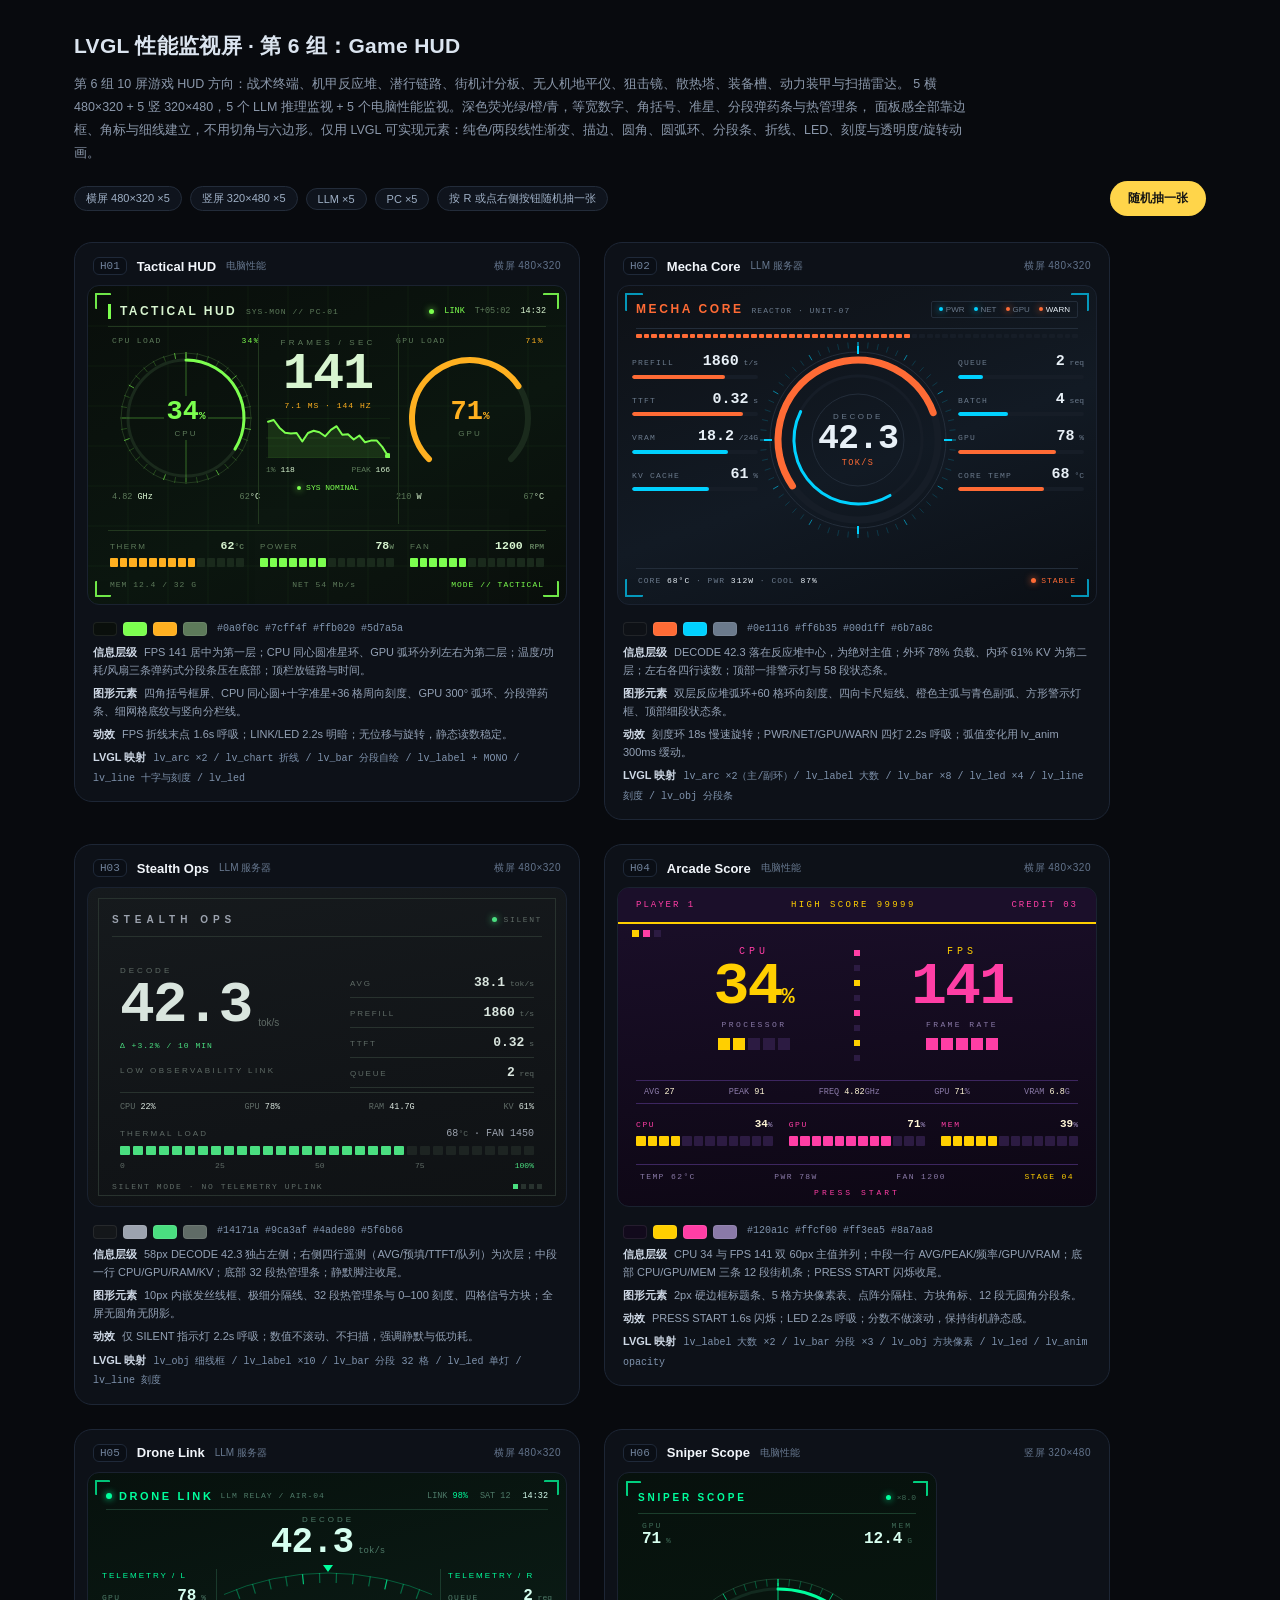
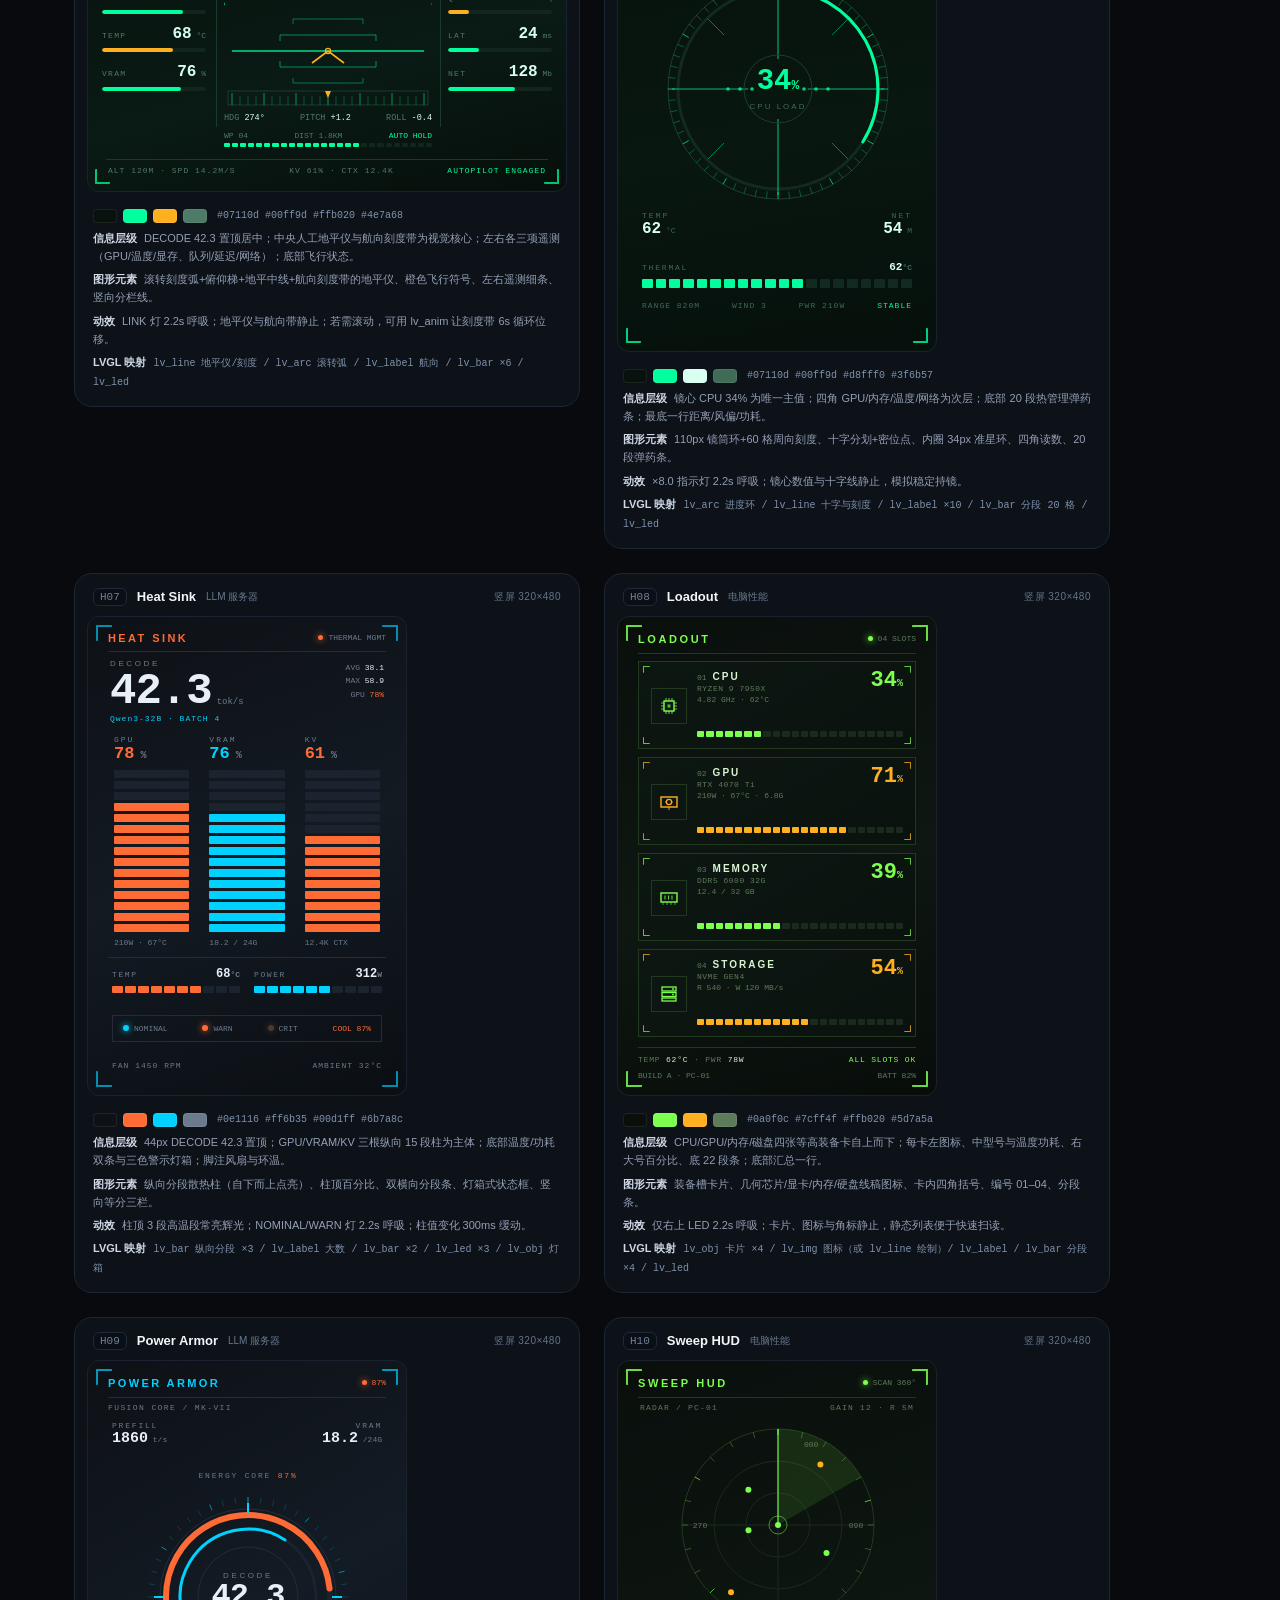
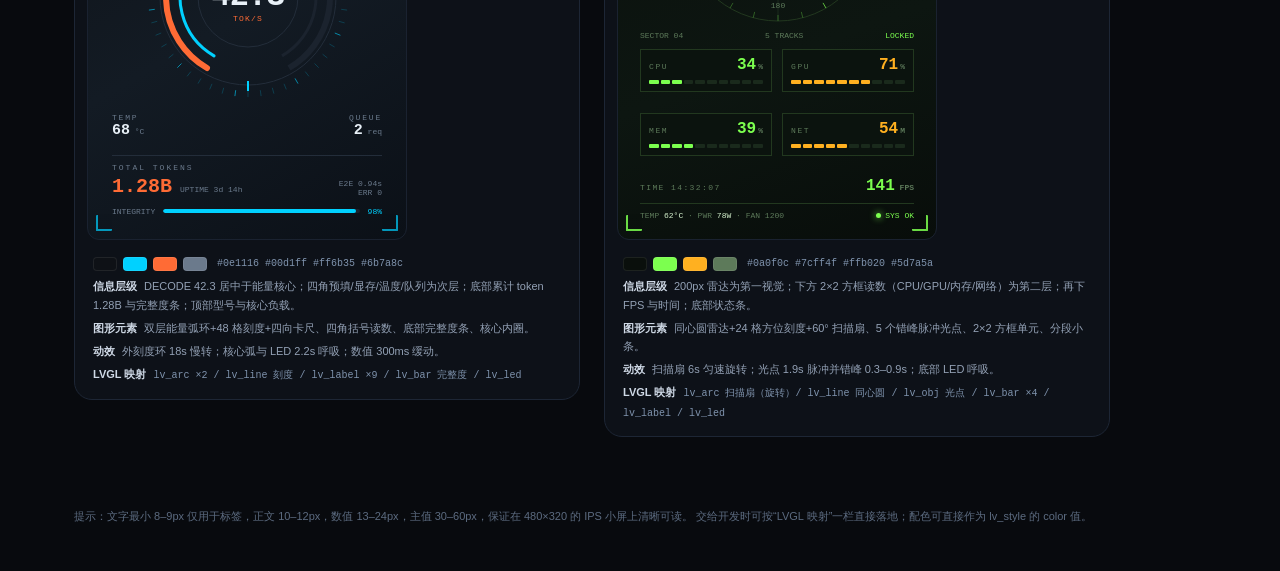
<file: docs/design/group6-hud.html>
<!doctype html>
<html lang="zh-CN">
<head>
<meta charset="utf-8">
<meta name="viewport" content="width=device-width,initial-scale=1">
<title>LVGL 性能监视屏 · 主题抽卡（10 选）</title>
<style>
  *{box-sizing:border-box}
  html{scroll-behavior:smooth}
  body{margin:0;background:#080a0e;color:#dbe4ef;font-family:'Inter','PingFang SC','Microsoft YaHei','Helvetica Neue',Arial,sans-serif}
  .top{max-width:1180px;margin:0 auto;padding:32px 24px 6px}
  h1{font-size:21px;margin:0 0 8px;letter-spacing:.3px}
  .lead{font-size:12.5px;line-height:1.85;color:#8b98ab;max-width:900px}
  .bar{display:flex;flex-wrap:wrap;gap:8px;margin-top:16px;align-items:center}
  .chip{font-size:11px;border:1px solid #232c3a;background:#0f141d;border-radius:99px;padding:4px 11px;color:#9fb0c6}
  button{margin-left:auto;background:#ffd54a;color:#141414;border:0;border-radius:99px;padding:9px 18px;font-size:12px;font-weight:700;cursor:pointer;font-family:inherit}
  button:active{transform:translateY(1px)}
  .gallery{max-width:1180px;margin:0 auto;padding:20px 24px 70px;display:flex;flex-wrap:wrap;gap:24px;align-items:flex-start}
  .card{background:#0d1118;border:1px solid #1d2635;border-radius:18px;padding:12px;width:max-content;max-width:100%;transition:border-color .35s,box-shadow .35s}
  .card:hover{border-color:#2c3a4f}
  .card.pick{border-color:#ffd54a;box-shadow:0 0 0 3px rgba(255,213,74,.18)}
  .meta{display:flex;align-items:center;gap:10px;padding:2px 6px 10px;font-size:12px;color:#8b98ab}
  .meta .id{font-family:'SF Mono',Menlo,monospace;font-size:11px;color:#6f8099;border:1px solid #1f2939;background:#0a0e15;border-radius:6px;padding:2px 6px}
  .meta b{font-size:13px;color:#f2f6fb;font-weight:650}
  .meta .ori{margin-left:auto;font-size:10px;color:#63748c;letter-spacing:.5px}
  .scr{position:relative;overflow:hidden;border-radius:12px;display:block;border:1px solid #1a2230}
  .scr,.scr *{box-sizing:border-box}
  .spec{margin-top:12px;padding:4px 6px 2px;display:flex;flex-direction:column;gap:5px;font-size:11px;line-height:1.65;color:#93a1b5;max-width:480px}
  .spec b{color:#cfd9e6;font-weight:600;margin-right:7px}
  .spec code{font-family:'SF Mono',Menlo,monospace;font-size:10px;color:#7f93ad}
  .swatches{display:flex;align-items:center;gap:6px}
  .swatches i{width:24px;height:14px;border-radius:4px;display:block;border:1px solid rgba(255,255,255,.08)}
  .swatches code{margin-left:4px}
  .led{animation:blink 2.2s ease-in-out infinite}
  @keyframes blink{0%,100%{opacity:1}50%{opacity:.25}}
  @keyframes spin{to{transform:rotate(360deg)}}
  .orbit,.sweep{transform-box:view-box;animation:spin 12s linear infinite}
  .orbit{animation-duration:18s}
  .sweep{animation-duration:5s}
  @keyframes sway{from{transform:rotate(-1.4deg)}to{transform:rotate(1.4deg)}}
  .sway{animation:sway 3.6s ease-in-out infinite alternate}
  .blink{animation:blink 1.6s ease-in-out infinite}
  @keyframes g6-spin{to{transform:rotate(360deg)}}
  @keyframes g6-pulse{0%,100%{opacity:1}50%{opacity:.28}}
  .g6-spin{transform-box:view-box;animation:g6-spin 6s linear infinite}
  .g6-pulse{animation:g6-pulse 1.9s ease-in-out infinite}
  footer{max-width:1180px;margin:0 auto;padding:0 24px 50px;font-size:11px;color:#5c6b80;line-height:1.7}
</style>
</head>
<body>
<header class="top">
  <h1>LVGL 性能监视屏 · 第 6 组：Game HUD</h1>
  <p class="lead">
    第 6 组 10 屏游戏 HUD 方向：战术终端、机甲反应堆、潜行链路、街机计分板、无人机地平仪、狙击镜、散热塔、装备槽、动力装甲与扫描雷达。
    5 横 480×320 + 5 竖 320×480，5 个 LLM 推理监视 + 5 个电脑性能监视。深色荧光绿/橙/青，等宽数字、角括号、准星、分段弹药条与热管理条，
    面板感全部靠边框、角标与细线建立，不用切角与六边形。仅用 LVGL 可实现元素：纯色/两段线性渐变、描边、圆角、圆弧环、分段条、折线、LED、刻度与透明度/旋转动画。
  </p>
  <div class="bar">
    <span class="chip">横屏 480×320 ×5</span>
    <span class="chip">竖屏 320×480 ×5</span>
    <span class="chip">LLM ×5</span>
    <span class="chip">PC ×5</span>
    <span class="chip">按 R 或点右侧按钮随机抽一张</span>
    <button onclick="window.__pick()">随机抽一张</button>
  </div>
</header>

<div id="app"></div>

<footer>
  提示：文字最小 8–9px 仅用于标签，正文 10–12px，数值 13–24px，主值 30–60px，保证在 480×320 的 IPS 小屏上清晰可读。
  交给开发时可按“LVGL 映射”一栏直接落地；配色可直接作为 lv_style 的 color 值。
</footer>

<script>
/* ================= 基础绘图助手（全部对应 LVGL 能力） ================= */
const FONT="'Inter','PingFang SC','Microsoft YaHei','Helvetica Neue',Arial,sans-serif";
const MONO="'SF Mono','JetBrains Mono',Menlo,Consolas,monospace";

function polar(cx,cy,r,deg){const a=(deg-90)*Math.PI/180;return [cx+r*Math.cos(a),cy+r*Math.sin(a)];}
function arcD(cx,cy,r,a0,a1){
  const s=polar(cx,cy,r,a0),e=polar(cx,cy,r,a1),big=(a1-a0)>180?1:0;
  return `M${s[0].toFixed(2)} ${s[1].toFixed(2)}A${r} ${r} 0 ${big} 1 ${e[0].toFixed(2)} ${e[1].toFixed(2)}`;
}
function gauge(o){
  const s=o.s,w=o.w||10,cx=s/2,cy=s/2,r=o.r||(s/2-w/2-2);
  const a0=o.a0==null?225:o.a0,a1=o.a1==null?495:o.a1,pct=Math.max(0,Math.min(100,o.pct));
  const endA=a0+(a1-a0)*pct/100;
  let out=`<svg width="${s}" height="${s}" viewBox="0 0 ${s} ${s}" style="display:block">`;
  out+=`<path d="${arcD(cx,cy,r,a0,a1)}" fill="none" stroke="${o.track}" stroke-width="${w}" stroke-linecap="round"/>`;
  if(o.glow) out+=`<path d="${arcD(cx,cy,r,a0,endA)}" fill="none" stroke="${o.color}" stroke-width="${w+10}" stroke-linecap="round" opacity=".14"/>`;
  if(pct>0) out+=`<path d="${arcD(cx,cy,r,a0,endA)}" fill="none" stroke="${o.color}" stroke-width="${w}" stroke-linecap="round"/>`;
  out+='</svg>';
  return out;
}
function ticks(cx,cy,r1,r2,a0,a1,n,color,w,op){
  let s='';const ww=w||1.5,oo=op==null?.4:op;
  for(let i=0;i<=n;i++){
    const a=a0+(a1-a0)*i/n,p1=polar(cx,cy,r1,a),p2=polar(cx,cy,r2,a);
    s+=`<line x1="${p1[0].toFixed(1)}" y1="${p1[1].toFixed(1)}" x2="${p2[0].toFixed(1)}" y2="${p2[1].toFixed(1)}" stroke="${color}" stroke-width="${ww}" opacity="${i%5===0?Math.min(1,oo+.4):oo}"/>`;
  }
  return s;
}
function needleGauge(o){
  const s=o.s,w=o.w||7,cx=s/2,cy=s/2,a0=225,a1=495,r=cx-w-8;
  const pct=Math.max(0,Math.min(100,o.pct)),ang=a0+(a1-a0)*pct/100;
  const np=polar(cx,cy,r-22,ang);
  return `<svg width="${s}" height="${s}" viewBox="0 0 ${s} ${s}" style="display:block">
    <path d="${arcD(cx,cy,r,a0,a1)}" fill="none" stroke="${o.track}" stroke-width="${w}" stroke-linecap="round"/>
    <path d="${arcD(cx,cy,r,a0+(a1-a0)*0.88,a1)}" fill="none" stroke="${o.redline||'#ff3b30'}" stroke-width="${w}" stroke-linecap="round" opacity=".8"/>
    <path d="${arcD(cx,cy,r,a0,ang)}" fill="none" stroke="${o.color}" stroke-width="${w}" stroke-linecap="round"/>
    ${ticks(cx,cy,r-9,r-3,a0,a1,27,o.tick||'#777',1.1,.28)}
    <g class="sway" style="transform-origin:${cx}px ${cy}px">
      <line x1="${cx}" y1="${cy}" x2="${np[0].toFixed(1)}" y2="${np[1].toFixed(1)}" stroke="${o.needle||'#fff'}" stroke-width="2.4" stroke-linecap="round"/>
      <circle cx="${cx}" cy="${cy}" r="4.5" fill="${o.needle||'#fff'}"/>
    </g>
  </svg>`;
}
function ringSVG(size,r,w,pct,color,track){
  const c=2*Math.PI*r;
  return `<svg width="${size}" height="${size}" viewBox="0 0 ${size} ${size}" style="display:block">
    <circle cx="${size/2}" cy="${size/2}" r="${r}" fill="none" stroke="${track}" stroke-width="${w}"/>
    <circle cx="${size/2}" cy="${size/2}" r="${r}" fill="none" stroke="${color}" stroke-width="${w}" stroke-linecap="round"
      stroke-dasharray="${(c*Math.max(0,Math.min(100,pct))/100).toFixed(1)} ${c.toFixed(1)}" transform="rotate(-90 ${size/2} ${size/2})"/>
  </svg>`;
}
function ringStack(size,list,track){
  let s=`<svg width="${size}" height="${size}" viewBox="0 0 ${size} ${size}" style="display:block">`;
  list.forEach(function(rg){
    const c=2*Math.PI*rg.r;
    s+=`<circle cx="${size/2}" cy="${size/2}" r="${rg.r}" fill="none" stroke="${track}" stroke-width="${rg.w}"/>`;
    s+=`<circle cx="${size/2}" cy="${size/2}" r="${rg.r}" fill="none" stroke="${rg.c}" stroke-width="${rg.w}" stroke-linecap="round" stroke-dasharray="${(c*rg.pct/100).toFixed(1)} ${c.toFixed(1)}" transform="rotate(-90 ${size/2} ${size/2})"/>`;
  });
  return s+'</svg>';
}
function spark(w,h,data,color,o){
  o=o||{};const pad=o.pad||2,min=o.min==null?Math.min.apply(null,data):o.min,max=o.max==null?Math.max.apply(null,data):o.max;
  const n=data.length;
  const pts=data.map(function(v,i){return [pad+i*(w-2*pad)/(n-1),h-pad-((v-min)/((max-min)||1))*(h-2*pad)];});
  const d=pts.map(function(p,i){return (i?'L':'M')+p[0].toFixed(1)+' '+p[1].toFixed(1);}).join('');
  let s='';
  if(o.fill) s+=`<path d="${d}L${pts[n-1][0].toFixed(1)} ${h}L${pts[0][0].toFixed(1)} ${h}Z" fill="${color}" opacity="${o.op==null?.14:o.op}"/>`;
  s+=`<path d="${d}" fill="none" stroke="${color}" stroke-width="${o.lw||2}" stroke-linejoin="round" stroke-linecap="round"/>`;
  if(o.dot) s+=`<circle class="blink" cx="${pts[n-1][0].toFixed(1)}" cy="${pts[n-1][1].toFixed(1)}" r="${o.dotR||3}" fill="${color}"/>`;
  const grid=o.grid?Array.from({length:o.grid},function(_,i){return `<line x1="0" x2="${w}" y1="${(h/(o.grid-1))*i}" y2="${(h/(o.grid-1))*i}" stroke="${o.gridColor||color}" opacity=".10"/>`;}).join(''):'';
  return `<svg width="${w}" height="${h}" style="display:block">${grid}${s}</svg>`;
}
function multiSpark(w,h,list){
  let all=[];list.forEach(function(s){all=all.concat(s.data);});
  const min=Math.min.apply(null,all),max=Math.max.apply(null,all);
  let out='';
  for(let i=0;i<3;i++) out+=`<line x1="0" x2="${w}" y1="${(h/2)*i}" y2="${(h/2)*i}" stroke="#ffffff" opacity=".06"/>`;
  list.forEach(function(s){
    const n=s.data.length;
    const pts=s.data.map(function(v,i){return [i*(w-2)/(n-1)+1,h-2-((v-min)/((max-min)||1))*(h-4)];});
    const d=pts.map(function(p,i){return (i?'L':'M')+p[0].toFixed(1)+' '+p[1].toFixed(1);}).join('');
    out+=`<path d="${d}L${w-1} ${h}L1 ${h}Z" fill="${s.color}" opacity=".11"/>`;
    out+=`<path d="${d}" fill="none" stroke="${s.color}" stroke-width="2" stroke-linejoin="round" stroke-linecap="round"/>`;
    const last=pts[n-1];
    out+=`<circle class="blink" cx="${last[0].toFixed(1)}" cy="${last[1].toFixed(1)}" r="2.6" fill="${s.color}"/>`;
  });
  return `<svg width="${w}" height="${h}" style="display:block">${out}</svg>`;
}
function rnd(seed){let s=seed;return function(){s=(s*9301+49297)%233280;return s/233280;};}
function series(n,base,amp,seed){
  const r=rnd(seed),a=[];let v=base;
  for(let i=0;i<n;i++){v=Math.max(base*.35,Math.min(base*1.45,v+(r()-.48)*amp));a.push(v);}
  return a;
}
function bar(pct,color,track,h,w){
  const hh=h||7;
  return `<div style="width:${w||'100%'};height:${hh}px;background:${track};border-radius:99px;overflow:hidden"><div style="width:${Math.max(0,Math.min(100,pct))}%;height:100%;background:${color};border-radius:99px"></div></div>`;
}
function seg(pct,color,dim,n,h){
  const num=n||20,hh=h||10,on=Math.round(Math.max(0,Math.min(100,pct))/100*num);
  let s='';
  for(let i=0;i<num;i++) s+=`<div style="flex:1;height:${hh}px;border-radius:2px;background:${i<on?color:dim}"></div>`;
  return `<div style="display:flex;gap:2px">${s}</div>`;
}
function gridBG(w,h,color,step,op){
  let s='';
  for(let x=step;x<w;x+=step) s+=`<line x1="${x}" y1="0" x2="${x}" y2="${h}" stroke="${color}" stroke-width="1"/>`;
  for(let y=step;y<h;y+=step) s+=`<line x1="0" y1="${y}" x2="${w}" y2="${y}" stroke="${color}" stroke-width="1"/>`;
  return `<div style="position:absolute;inset:0;opacity:${op}"><svg width="${w}" height="${h}">${s}</svg></div>`;
}
function led(c,s){
  const ss=s||7;
  return `<span class="led" style="display:inline-block;width:${ss}px;height:${ss}px;border-radius:50%;background:${c};box-shadow:0 0 7px ${c}"></span>`;
}
function st(l,v,u,c,p,size){
  return `<div style="min-width:0"><div style="font-size:9px;letter-spacing:1.2px;color:${p.dim};white-space:nowrap">${l}</div><div style="font-size:${size||15}px;font-weight:700;color:${c||p.txt};line-height:1.2;white-space:nowrap">${v}<span style="font-size:9px;font-weight:500;color:${p.dim}"> ${u||''}</span></div></div>`;
}

/* ================= 示例数据 ================= */
const L={
  model:'Qwen3-32B',decode:'42.3',avg:'38.1',max:'58.9',prefill:'1860',ttft:'0.32s',
  gpu:78,vram:'18.2',vramTot:'24',vramPct:76,kv:61,power:312,temp:68,queue:2,batch:4,
  uptime:'3d 14h',total:'1.28B',cache:87,cpu:22,ram:'41.7',ramTot:'64',net:128,fan:1450,ctx:'12.4k'
};
const Pd={
  cpu:34,avg:27,max:91,freq:'4.82',temp:62,power:78,ram:'12.4',ramTot:'32',ramPct:39,
  gpu:71,gpuTemp:67,gpuPower:210,vram:'6.8',vramTot:'12',vramPct:57,
  diskR:540,diskW:120,netD:54,netU:8,fanC:1200,fanG:1650,up:'5d 02h',proc:214,batt:82,fps:141
};


/* ================= 第 6 组公共件：角括号 / 弹药条 ================= */
function g6brk(color,len,t,inset,op){
  const L=len||16,T=t||2,I=inset==null?8:inset,O=op==null?1:op;
  const b=`position:absolute;width:${L}px;height:${L}px;border:0 solid ${color};opacity:${O};border-radius:1px`;
  return `<i style="${b};left:${I}px;top:${I}px;border-left-width:${T}px;border-top-width:${T}px"></i>`
    +`<i style="${b};right:${I}px;top:${I}px;border-right-width:${T}px;border-top-width:${T}px"></i>`
    +`<i style="${b};left:${I}px;bottom:${I}px;border-left-width:${T}px;border-bottom-width:${T}px"></i>`
    +`<i style="${b};right:${I}px;bottom:${I}px;border-right-width:${T}px;border-bottom-width:${T}px"></i>`;
}
function g6ammo(pct,color,dim,n,h,gap){
  const num=n||16,hh=h||9,g=gap==null?2:gap;
  const on=Math.round(Math.max(0,Math.min(100,pct))/100*num);
  let s='';
  for(let i=0;i<num;i++) s+=`<div style="flex:1;min-width:0;height:${hh}px;border-radius:1px;background:${i<on?color:dim}"></div>`;
  return `<div style="display:flex;gap:${g}px;align-items:flex-end">${s}</div>`;
}
function g6vseg(pct,color,dim,h,n){
  const num=n||15,on=Math.round(Math.max(0,Math.min(100,pct))/100*num);
  let s='';
  for(let i=0;i<num;i++) s+=`<div style="height:8px;border-radius:1px;background:${i<on?color:dim};${i<on&&i>=num-3?'box-shadow:0 0 5px '+color:''}"></div>`;
  return `<div style="height:${h||162}px;display:flex;flex-direction:column-reverse;gap:3px">${s}</div>`;
}

/* ================= H01 Tactical HUD ================= */
function H01(){
  const p={bg:'#0a0f0c',bg2:'#0c1710',acc:'#7cff4f',acc2:'#ffb020',dim:'#5d7a5a',track:'#1a2a1c',line:'#22381f',txt:'#d8f5d0'};
  const cg=34;
  const scope=`<svg width="136" height="136" viewBox="0 0 136 136" style="display:block;position:absolute;left:0;top:0">
    <circle cx="68" cy="68" r="65" fill="none" stroke="${p.line}" stroke-width="1"/>
    <circle cx="68" cy="68" r="58" fill="none" stroke="${p.track}" stroke-width="3"/>
    <path d="${arcD(68,68,58,0,360*cg/100)}" fill="none" stroke="${p.acc}" stroke-width="3" stroke-linecap="round"/>
    ${ticks(68,68,60,66,0,360,36,p.acc,1,.22)}
    <line x1="4" y1="68" x2="46" y2="68" stroke="${p.acc}" stroke-width="1" opacity=".38"/>
    <line x1="90" y1="68" x2="132" y2="68" stroke="${p.acc}" stroke-width="1" opacity=".38"/>
    <line x1="68" y1="4" x2="68" y2="46" stroke="${p.acc}" stroke-width="1" opacity=".38"/>
    <line x1="68" y1="90" x2="68" y2="132" stroke="${p.acc}" stroke-width="1" opacity=".38"/>
  </svg>`;
  return `<div class="scr" style="position:relative;overflow:hidden;width:480px;height:320px;background:linear-gradient(155deg,${p.bg},${p.bg2} 58%,${p.bg});font-family:${FONT};color:${p.txt}">
    ${gridBG(480,320,p.acc,40,.04)}
    ${g6brk(p.acc,16,2,7,.9)}
    <div style="position:absolute;left:20px;right:20px;top:13px;height:24px;display:flex;align-items:center;justify-content:space-between">
      <div style="display:flex;align-items:center;gap:9px">
        <span style="width:3px;height:15px;background:${p.acc}"></span>
        <span style="font-size:12px;font-weight:800;letter-spacing:2.4px">TACTICAL HUD</span>
        <span style="font-family:${MONO};font-size:8px;letter-spacing:1px;color:${p.dim}">SYS-MON // PC-01</span>
      </div>
      <div style="display:flex;align-items:center;gap:10px;font-family:${MONO};font-size:8.5px;color:${p.dim}">
        ${led(p.acc,5)}<span style="color:${p.acc}">LINK</span><span>T+05:02</span><span style="color:${p.txt}">14:32</span>
      </div>
    </div>
    <div style="position:absolute;left:20px;right:20px;top:40px;height:1px;background:${p.line}"></div>

    <div style="position:absolute;left:22px;top:50px;width:152px">
      <div style="display:flex;justify-content:space-between;font-family:${MONO};font-size:8px;letter-spacing:1.4px;color:${p.dim};padding:0 2px">
        <span>CPU LOAD</span><span style="color:${p.acc}">34%</span>
      </div>
      <div style="position:relative;width:136px;height:136px;margin:5px auto 0">
        ${scope}
        <div style="position:absolute;inset:0;display:flex;flex-direction:column;align-items:center;justify-content:center">
          <div style="font-family:${MONO};font-size:27px;font-weight:700;line-height:1;color:${p.acc}">34<span style="font-size:11px">%</span></div>
          <div style="font-size:8px;letter-spacing:2px;color:${p.dim};margin-top:3px">CPU</div>
        </div>
      </div>
      <div style="display:flex;justify-content:space-between;font-family:${MONO};font-size:8.5px;color:${p.dim};margin-top:6px;padding:0 2px">
        <span>4.82 <span style="color:${p.txt}">GHz</span></span><span>62<span style="color:${p.txt}">°C</span></span>
      </div>
    </div>

    <div style="position:absolute;left:306px;top:50px;width:152px">
      <div style="display:flex;justify-content:space-between;font-family:${MONO};font-size:8px;letter-spacing:1.4px;color:${p.dim};padding:0 2px">
        <span>GPU LOAD</span><span style="color:${p.acc2}">71%</span>
      </div>
      <div style="position:relative;width:136px;height:136px;margin:5px auto 0">
        ${gauge({s:136,r:58,w:6,pct:71,color:p.acc2,track:p.track,a0:225,a1:495})}
        <div style="position:absolute;inset:0;display:flex;flex-direction:column;align-items:center;justify-content:center">
          <div style="font-family:${MONO};font-size:27px;font-weight:700;line-height:1;color:${p.acc2}">71<span style="font-size:11px">%</span></div>
          <div style="font-size:8px;letter-spacing:2px;color:${p.dim};margin-top:3px">GPU</div>
        </div>
      </div>
      <div style="display:flex;justify-content:space-between;font-family:${MONO};font-size:8.5px;color:${p.dim};margin-top:6px;padding:0 2px">
        <span>210 <span style="color:${p.txt}">W</span></span><span>67<span style="color:${p.txt}">°C</span></span>
      </div>
    </div>

    <div style="position:absolute;left:170px;top:48px;width:1px;height:190px;background:${p.line}"></div>
    <div style="position:absolute;left:310px;top:48px;width:1px;height:190px;background:${p.line}"></div>

    <div style="position:absolute;left:178px;top:52px;width:124px;text-align:center">
      <div style="font-size:8px;letter-spacing:3.2px;color:${p.dim}">FRAMES / SEC</div>
      <div style="font-family:${MONO};font-size:52px;font-weight:700;line-height:1.02;letter-spacing:-1px;margin-top:1px">141</div>
      <div style="font-family:${MONO};font-size:8px;letter-spacing:1px;color:${p.acc2}">7.1 MS · 144 HZ</div>
      <div style="margin-top:8px">${spark(124,40,series(22,140,14,7),p.acc,{fill:true,dot:true,grid:3,op:.12})}</div>
      <div style="display:flex;justify-content:space-between;font-family:${MONO};font-size:8px;color:${p.dim};margin-top:7px">
        <span>1% <span style="color:${p.txt}">118</span></span><span>PEAK <span style="color:${p.txt}">166</span></span>
      </div>
      <div style="display:flex;align-items:center;justify-content:center;gap:5px;margin-top:9px;font-family:${MONO};font-size:8px;color:${p.acc}">
        ${led(p.acc,4)}SYS NOMINAL
      </div>
    </div>

    <div style="position:absolute;left:20px;right:20px;top:244px;height:1px;background:${p.line}"></div>
    <div style="position:absolute;left:22px;right:22px;top:253px;display:flex;gap:16px">
      <div style="flex:1;min-width:0">
        <div style="display:flex;justify-content:space-between;align-items:baseline;margin-bottom:6px">
          <span style="font-size:8px;letter-spacing:1.6px;color:${p.dim}">THERM</span>
          <span style="font-family:${MONO};font-size:11.5px;font-weight:700">62<span style="font-size:8px;color:${p.dim}">°C</span></span>
        </div>
        ${g6ammo(62,p.acc2,p.track,14,9,2)}
      </div>
      <div style="flex:1;min-width:0">
        <div style="display:flex;justify-content:space-between;align-items:baseline;margin-bottom:6px">
          <span style="font-size:8px;letter-spacing:1.6px;color:${p.dim}">POWER</span>
          <span style="font-family:${MONO};font-size:11.5px;font-weight:700">78<span style="font-size:8px;color:${p.dim}">W</span></span>
        </div>
        ${g6ammo(52,p.acc,p.track,14,9,2)}
      </div>
      <div style="flex:1;min-width:0">
        <div style="display:flex;justify-content:space-between;align-items:baseline;margin-bottom:6px">
          <span style="font-size:8px;letter-spacing:1.6px;color:${p.dim}">FAN</span>
          <span style="font-family:${MONO};font-size:11.5px;font-weight:700">1200 <span style="font-size:8px;color:${p.dim}">RPM</span></span>
        </div>
        ${g6ammo(44,p.acc,p.track,14,9,2)}
      </div>
    </div>
    <div style="position:absolute;left:22px;right:22px;top:294px;display:flex;justify-content:space-between;font-family:${MONO};font-size:8px;letter-spacing:1px;color:${p.dim}">
      <span>MEM 12.4 / 32 G</span><span>NET 54 Mb/s</span><span style="color:${p.acc}">MODE // TACTICAL</span>
    </div>
  </div>`;
}

/* ================= H02 Mecha Core ================= */
function H02(){
  const p={bg:'#0e1116',bg2:'#121a24',acc:'#ff6b35',acc2:'#00d1ff',dim:'#6b7a8c',track:'#161d27',line:'#232d3a',txt:'#e8f0f7'};
  const reac=`<svg width="196" height="196" viewBox="0 0 196 196" style="display:block">
    <g class="g6-spin" style="transform-origin:98px 98px;animation-duration:18s">${ticks(98,98,92,98,0,360,60,p.acc2,1,.18)}</g>
    <circle cx="98" cy="98" r="88" fill="none" stroke="${p.line}" stroke-width="1"/>
    <circle cx="98" cy="98" r="80" fill="none" stroke="${p.track}" stroke-width="7"/>
    <path d="${arcD(98,98,80,-125,-125+250*0.78)}" fill="none" stroke="${p.acc}" stroke-width="7" stroke-linecap="round"/>
    <circle cx="98" cy="98" r="64" fill="none" stroke="${p.track}" stroke-width="3"/>
    <path d="${arcD(98,98,64,150,150+240*0.61)}" fill="none" stroke="${p.acc2}" stroke-width="3" stroke-linecap="round"/>
    <circle cx="98" cy="98" r="46" fill="none" stroke="${p.line}" stroke-width="1"/>
    <line x1="98" y1="4" x2="98" y2="12" stroke="${p.acc2}" stroke-width="2"/>
    <line x1="98" y1="184" x2="98" y2="192" stroke="${p.acc2}" stroke-width="2"/>
    <line x1="4" y1="98" x2="12" y2="98" stroke="${p.acc2}" stroke-width="2"/>
    <line x1="184" y1="98" x2="192" y2="98" stroke="${p.acc2}" stroke-width="2"/>
  </svg>`;
  const row=(l,v,u,c,pc)=>
    `<div style="margin-bottom:13px">
      <div style="display:flex;justify-content:space-between;align-items:baseline;font-family:${MONO}">
        <span style="font-size:8px;letter-spacing:1.2px;color:${p.dim}">${l}</span>
        <span style="font-size:15px;font-weight:700;color:${p.txt};line-height:1.1">${v}<span style="font-size:8px;color:${p.dim};font-weight:400"> ${u}</span></span>
      </div>
      <div style="margin-top:4px">${bar(pc,c,p.track,4)}</div>
    </div>`;
  return `<div class="scr" style="position:relative;overflow:hidden;width:480px;height:320px;background:linear-gradient(160deg,${p.bg},${p.bg2} 55%,#0b0f15);font-family:${FONT};color:${p.txt}">
    ${g6brk(p.acc2,18,2,7,.7)}
    <div style="position:absolute;left:18px;right:18px;top:10px;height:26px;display:flex;align-items:center;justify-content:space-between">
      <div style="display:flex;align-items:baseline;gap:8px">
        <span style="font-size:12px;font-weight:800;letter-spacing:2.6px;color:${p.acc}">MECHA CORE</span>
        <span style="font-family:${MONO};font-size:8px;letter-spacing:1px;color:${p.dim}">REACTOR · UNIT-07</span>
      </div>
      <div style="display:flex;align-items:center;gap:9px;border:1px solid ${p.line};padding:3px 7px;border-radius:2px">
        <span style="display:flex;align-items:center;gap:3px;font-size:8px;color:${p.dim}">${led(p.acc2,4)}PWR</span>
        <span style="display:flex;align-items:center;gap:3px;font-size:8px;color:${p.dim}">${led(p.acc2,4)}NET</span>
        <span style="display:flex;align-items:center;gap:3px;font-size:8px;color:${p.dim}">${led(p.acc,4)}GPU</span>
        <span style="display:flex;align-items:center;gap:3px;font-size:8px;color:${p.txt}">${led(p.acc,4)}WARN</span>
      </div>
    </div>
    <div style="position:absolute;left:18px;right:18px;top:42px;height:1px;background:${p.line}"></div>
    <div style="position:absolute;left:18px;right:18px;top:48px;height:4px">${g6ammo(62,p.acc,p.track,58,4,2)}</div>

    <div style="position:absolute;left:14px;top:68px;width:126px">
      ${row('PREFILL','1860','t/s',p.acc,74)}
      ${row('TTFT','0.32','s',p.acc,88)}
      ${row('VRAM','18.2','/24G',p.acc2,76)}
      ${row('KV CACHE','61','%',p.acc2,61)}
    </div>

    <div style="position:absolute;left:142px;top:56px;width:196px;height:196px">
      ${reac}
      <div style="position:absolute;inset:0;display:flex;flex-direction:column;align-items:center;justify-content:center">
        <div style="font-size:8px;letter-spacing:2.6px;color:${p.dim}">DECODE</div>
        <div style="font-family:${MONO};font-size:35px;font-weight:700;line-height:1.05;color:${p.txt};letter-spacing:-1px">42.3</div>
        <div style="font-family:${MONO};font-size:8.5px;letter-spacing:1.4px;color:${p.acc}">TOK/S</div>
      </div>
    </div>

    <div style="position:absolute;left:340px;top:68px;width:126px">
      ${row('QUEUE','2','req',p.acc2,20)}
      ${row('BATCH','4','seq',p.acc2,40)}
      ${row('GPU','78','%',p.acc,78)}
      ${row('CORE TEMP','68','°C',p.acc,68)}
    </div>

    <div style="position:absolute;left:18px;right:18px;top:282px;height:1px;background:${p.line}"></div>
    <div style="position:absolute;left:20px;right:20px;top:290px;display:flex;justify-content:space-between;align-items:center;font-family:${MONO};font-size:8px;letter-spacing:1px;color:${p.dim}">
      <span>CORE <span style="color:${p.txt}">68°C</span> · PWR <span style="color:${p.txt}">312W</span> · COOL <span style="color:${p.txt}">87%</span></span>
      <span style="display:flex;align-items:center;gap:5px;color:${p.acc}">${led(p.acc,5)}STABLE</span>
    </div>
  </div>`;
}
/* ================= H03 Stealth Ops ================= */
function H03(){
  const p={bg:'#14171a',bg2:'#111417',acc:'#4ade80',gray:'#9ca3af',dim:'#5f6b66',track:'#1d2422',line:'#28322e',txt:'#d9e5de'};
  const srow=(l,v,u)=>
    `<div style="display:flex;justify-content:space-between;align-items:baseline;padding:7px 0;border-bottom:1px solid ${p.line}">
      <span style="font-size:8px;letter-spacing:1.8px;color:${p.dim}">${l}</span>
      <span style="font-family:${MONO};font-size:13px;font-weight:600;color:${p.txt}">${v}<span style="font-size:8px;color:${p.dim};font-weight:400"> ${u}</span></span>
    </div>`;
  return `<div class="scr" style="position:relative;overflow:hidden;width:480px;height:320px;background:linear-gradient(170deg,#161a1d,${p.bg2} 68%,#0f1214);font-family:${FONT};color:${p.txt}">
    <div style="position:absolute;inset:10px;border:1px solid ${p.line}"></div>
    <div style="position:absolute;left:24px;right:24px;top:20px;height:22px;display:flex;align-items:center;justify-content:space-between">
      <span style="font-size:10px;font-weight:600;letter-spacing:5px;color:${p.gray}">STEALTH OPS</span>
      <span style="display:flex;align-items:center;gap:7px;font-family:${MONO};font-size:8px;letter-spacing:1.6px;color:${p.dim}">${led(p.acc,5)}SILENT</span>
    </div>
    <div style="position:absolute;left:24px;right:24px;top:48px;height:1px;background:${p.line}"></div>

    <div style="position:absolute;left:32px;top:78px;width:190px">
      <div style="font-size:8px;letter-spacing:3px;color:${p.dim}">DECODE</div>
      <div style="display:flex;align-items:flex-end;gap:7px;margin-top:1px">
        <div style="font-family:${MONO};font-size:58px;font-weight:600;line-height:1.02;letter-spacing:-2px;color:${p.txt}">42.3</div>
        <div style="font-size:10px;color:${p.dim};padding-bottom:8px">tok/s</div>
      </div>
      <div style="font-family:${MONO};font-size:8px;letter-spacing:1px;color:${p.acc};margin-top:5px">Δ +3.2% / 10 MIN</div>
      <div style="font-size:8px;letter-spacing:2.4px;color:${p.dim};margin-top:16px">LOW OBSERVABILITY LINK</div>
    </div>

    <div style="position:absolute;left:262px;top:80px;width:184px">
      ${srow('AVG','38.1','tok/s')}
      ${srow('PREFILL','1860','t/s')}
      ${srow('TTFT','0.32','s')}
      ${srow('QUEUE','2','req')}
    </div>

    <div style="position:absolute;left:32px;right:32px;top:204px;display:flex;justify-content:space-between;border-top:1px solid ${p.line};padding-top:9px;font-family:${MONO};font-size:8.5px;color:${p.dim}">
      <span>CPU <span style="color:${p.txt}">22%</span></span>
      <span>GPU <span style="color:${p.txt}">78%</span></span>
      <span>RAM <span style="color:${p.txt}">41.7G</span></span>
      <span>KV <span style="color:${p.txt}">61%</span></span>
    </div>

    <div style="position:absolute;left:32px;right:32px;top:240px">
      <div style="display:flex;justify-content:space-between;align-items:baseline;margin-bottom:7px">
        <span style="font-size:8px;letter-spacing:2.2px;color:${p.dim}">THERMAL LOAD</span>
        <span style="font-family:${MONO};font-size:10px;color:${p.gray}">68<span style="font-size:8px;color:${p.dim}">°C</span> · FAN 1450</span>
      </div>
      ${g6ammo(68,p.acc,p.track,32,9,3)}
      <div style="display:flex;justify-content:space-between;margin-top:6px;font-family:${MONO};font-size:8px;color:${p.dim}">
        <span>0</span><span>25</span><span>50</span><span>75</span><span style="color:${p.acc}">100%</span>
      </div>
    </div>

    <div style="position:absolute;left:24px;right:24px;top:294px;display:flex;align-items:center;justify-content:space-between;font-family:${MONO};font-size:8px;letter-spacing:1.6px;color:${p.dim}">
      <span>SILENT MODE · NO TELEMETRY UPLINK</span>
      <span style="display:flex;gap:3px">
        <i style="width:5px;height:5px;background:${p.acc};display:block"></i>
        <i style="width:5px;height:5px;background:${p.line};display:block"></i>
        <i style="width:5px;height:5px;background:${p.line};display:block"></i>
        <i style="width:5px;height:5px;background:${p.line};display:block"></i>
      </span>
    </div>
  </div>`;
}

/* ================= H04 Arcade Score ================= */
function H04(){
  const p={bg:'#120a1c',bg2:'#1b0f2a',acc:'#ffcf00',acc2:'#ff3ea5',dim:'#8a7aa8',track:'#2c1b42',line:'#3d2660',txt:'#fff6d6'};
  const cell=(pct,c)=>
    `<div style="display:flex;gap:3px">
      ${Array.from({length:5},function(_,i){return `<i style="width:12px;height:12px;display:block;background:${i<Math.round(pct/20)?c:p.track}"></i>`;}).join('')}
    </div>`;
  const barCol=(l,v,u,pc,c)=>
    `<div style="flex:1;min-width:0">
      <div style="display:flex;justify-content:space-between;align-items:baseline;margin-bottom:6px">
        <span style="font-family:${MONO};font-size:8px;letter-spacing:1.6px;color:${p.acc2}">${l}</span>
        <span style="font-family:${MONO};font-size:11px;font-weight:700;color:${p.txt}">${v}<span style="font-size:8px;color:${p.dim}">${u}</span></span>
      </div>
      ${g6ammo(pc,c,p.track,12,10,2)}
    </div>`;
  return `<div class="scr" style="position:relative;overflow:hidden;width:480px;height:320px;background:linear-gradient(175deg,${p.bg2},${p.bg} 62%,#0d0714);font-family:${FONT};color:${p.txt}">
    <div style="position:absolute;left:0;right:0;top:0;height:36px;background:${p.bg2};border-bottom:2px solid ${p.acc};display:flex;align-items:center;justify-content:space-between;padding:0 18px">
      <span style="font-family:${MONO};font-size:9px;letter-spacing:2px;color:${p.acc2}">PLAYER 1</span>
      <span style="font-family:${MONO};font-size:9px;letter-spacing:2.4px;color:${p.acc}">HIGH SCORE 99999</span>
      <span style="font-family:${MONO};font-size:9px;letter-spacing:2px;color:${p.acc2}">CREDIT 03</span>
    </div>
    <div style="position:absolute;left:14px;top:42px;display:flex;gap:4px">
      <i style="width:7px;height:7px;background:${p.acc};display:block"></i>
      <i style="width:7px;height:7px;background:${p.acc2};display:block"></i>
      <i style="width:7px;height:7px;background:${p.track};display:block"></i>
    </div>

    <div style="position:absolute;left:52px;top:58px;width:168px;text-align:center">
      <div style="font-family:${MONO};font-size:10px;letter-spacing:4px;color:${p.acc2}">CPU</div>
      <div style="font-family:${MONO};font-size:60px;font-weight:700;line-height:1;letter-spacing:-2px;color:${p.acc}">34<span style="font-size:22px;letter-spacing:0">%</span></div>
      <div style="font-family:${MONO};font-size:8px;letter-spacing:2.4px;color:${p.dim};margin-top:3px">PROCESSOR</div>
      <div style="display:flex;justify-content:center;margin-top:9px">${cell(34,p.acc)}</div>
    </div>
    <div style="position:absolute;left:260px;top:58px;width:168px;text-align:center">
      <div style="font-family:${MONO};font-size:10px;letter-spacing:4px;color:${p.acc}">FPS</div>
      <div style="font-family:${MONO};font-size:60px;font-weight:700;line-height:1;letter-spacing:-2px;color:${p.acc2}">141</div>
      <div style="font-family:${MONO};font-size:8px;letter-spacing:2.4px;color:${p.dim};margin-top:3px">FRAME RATE</div>
      <div style="display:flex;justify-content:center;margin-top:9px">${cell(90,p.acc2)}</div>
    </div>

    <div style="position:absolute;left:236px;top:62px;display:flex;flex-direction:column;gap:9px">
      <i style="width:6px;height:6px;background:${p.acc2};display:block"></i>
      <i style="width:6px;height:6px;background:${p.track};display:block"></i>
      <i style="width:6px;height:6px;background:${p.acc};display:block"></i>
      <i style="width:6px;height:6px;background:${p.track};display:block"></i>
      <i style="width:6px;height:6px;background:${p.acc2};display:block"></i>
      <i style="width:6px;height:6px;background:${p.track};display:block"></i>
      <i style="width:6px;height:6px;background:${p.acc};display:block"></i>
      <i style="width:6px;height:6px;background:${p.track};display:block"></i>
    </div>

    <div style="position:absolute;left:18px;right:18px;top:192px;height:24px;border-top:1px solid ${p.line};border-bottom:1px solid ${p.line};display:flex;align-items:center;justify-content:space-between;padding:0 8px;font-family:${MONO};font-size:8.5px;color:${p.dim}">
      <span>AVG <span style="color:${p.txt}">27</span></span>
      <span>PEAK <span style="color:${p.txt}">91</span></span>
      <span>FREQ <span style="color:${p.txt}">4.82</span>GHz</span>
      <span>GPU <span style="color:${p.txt}">71</span>%</span>
      <span>VRAM <span style="color:${p.txt}">6.8</span>G</span>
    </div>

    <div style="position:absolute;left:18px;right:18px;top:230px;display:flex;gap:16px">
      ${barCol('CPU','34','%',34,p.acc)}
      ${barCol('GPU','71','%',71,p.acc2)}
      ${barCol('MEM','39','%',39,p.acc)}
    </div>
    <div style="position:absolute;left:18px;right:18px;top:276px;height:1px;background:${p.line}"></div>
    <div style="position:absolute;left:22px;right:22px;top:284px;display:flex;justify-content:space-between;font-family:${MONO};font-size:8px;letter-spacing:1.4px;color:${p.dim}">
      <span>TEMP 62°C</span><span>PWR 78W</span><span>FAN 1200</span><span style="color:${p.acc}">STAGE 04</span>
    </div>
    <div class="blink" style="position:absolute;left:0;right:0;top:300px;text-align:center;font-family:${MONO};font-size:8px;letter-spacing:3px;color:${p.acc2}">PRESS START</div>
  </div>`;
}
/* ================= H05 Drone Link ================= */
function H05(){
  const p={bg:'#07110d',bg2:'#0a1a14',acc:'#00ff9d',acc2:'#ffb020',dim:'#4e7a68',track:'#12261e',line:'#1a3a2c',txt:'#d6fff0'};
  const hz=`<svg width="208" height="150" viewBox="0 0 208 150" style="display:block">
    ${ticks(104,280,264,254,-24,24,13,p.acc,1.2,.35)}
    <path d="${arcD(104,280,264,-24,24)}" fill="none" stroke="${p.acc}" stroke-width="1" opacity=".3"/>
    <path d="M99 8 L109 8 L104 15 Z" fill="${p.acc}"/>
    <line x1="69" y1="62" x2="139" y2="62" stroke="${p.acc}" stroke-width="1" opacity=".4"/>
    <line x1="69" y1="62" x2="69" y2="67" stroke="${p.acc}" stroke-width="1" opacity=".4"/>
    <line x1="139" y1="62" x2="139" y2="67" stroke="${p.acc}" stroke-width="1" opacity=".4"/>
    <line x1="56" y1="78" x2="152" y2="78" stroke="${p.acc}" stroke-width="1" opacity=".5"/>
    <line x1="56" y1="78" x2="56" y2="84" stroke="${p.acc}" stroke-width="1" opacity=".5"/>
    <line x1="152" y1="78" x2="152" y2="84" stroke="${p.acc}" stroke-width="1" opacity=".5"/>
    <line x1="8" y1="94" x2="200" y2="94" stroke="${p.acc}" stroke-width="1.4" opacity=".85"/>
    <line x1="56" y1="110" x2="152" y2="110" stroke="${p.acc}" stroke-width="1" opacity=".5"/>
    <line x1="56" y1="110" x2="56" y2="104" stroke="${p.acc}" stroke-width="1" opacity=".5"/>
    <line x1="152" y1="110" x2="152" y2="104" stroke="${p.acc}" stroke-width="1" opacity=".5"/>
    <line x1="69" y1="126" x2="139" y2="126" stroke="${p.acc}" stroke-width="1" opacity=".4"/>
    <line x1="69" y1="126" x2="69" y2="121" stroke="${p.acc}" stroke-width="1" opacity=".4"/>
    <line x1="139" y1="126" x2="139" y2="121" stroke="${p.acc}" stroke-width="1" opacity=".4"/>
    <path d="M88 106 L104 94 L120 106" fill="none" stroke="${p.acc2}" stroke-width="1.6"/>
    <circle cx="104" cy="94" r="2.6" fill="none" stroke="${p.acc2}" stroke-width="1.2"/>
    <rect x="4" y="134" width="200" height="14" fill="none" stroke="${p.line}" stroke-width="1"/>
    ${Array.from({length:25},function(_,i){const x=8+i*8,maj=i%4===0;return `<line x1="${x}" y1="${maj?136:139}" x2="${x}" y2="148" stroke="${p.acc}" stroke-width="1" opacity="${maj?.55:.25}"/>`;}).join('')}
    <path d="M101 134 L107 134 L104 141 Z" fill="${p.acc2}"/>
  </svg>`;
  const col=(l,v,u,pc,c)=>
    `<div style="margin-bottom:11px">
      <div style="display:flex;justify-content:space-between;align-items:baseline;font-family:${MONO}">
        <span style="font-size:8px;letter-spacing:1.3px;color:${p.dim}">${l}</span>
        <span style="font-size:16px;font-weight:700;color:${p.txt};line-height:1.15">${v}<span style="font-size:8px;color:${p.dim};font-weight:400"> ${u}</span></span>
      </div>
      <div style="margin-top:5px">${bar(pc,c,p.track,4,104)}</div>
    </div>`;
  return `<div class="scr" style="position:relative;overflow:hidden;width:480px;height:320px;background:linear-gradient(165deg,${p.bg},${p.bg2} 60%,#060f0b);font-family:${FONT};color:${p.txt}">
    ${g6brk(p.acc,15,2,7,.75)}
    <div style="position:absolute;left:18px;right:18px;top:11px;height:24px;display:flex;align-items:center;justify-content:space-between">
      <div style="display:flex;align-items:center;gap:7px">
        ${led(p.acc,6)}
        <span style="font-size:11px;font-weight:800;letter-spacing:2.6px;color:${p.acc}">DRONE LINK</span>
        <span style="font-family:${MONO};font-size:8px;letter-spacing:1px;color:${p.dim}">LLM RELAY / AIR-04</span>
      </div>
      <div style="display:flex;align-items:center;gap:12px;font-family:${MONO};font-size:8.5px;color:${p.dim}">
        <span>LINK <span style="color:${p.acc}">98%</span></span><span>SAT 12</span><span style="color:${p.txt}">14:32</span>
      </div>
    </div>
    <div style="position:absolute;left:18px;right:18px;top:36px;height:1px;background:${p.line}"></div>

    <div style="position:absolute;left:136px;top:42px;width:208px;text-align:center">
      <div style="font-size:8px;letter-spacing:3px;color:${p.dim}">DECODE</div>
      <div style="display:flex;align-items:flex-end;justify-content:center;gap:5px">
        <div style="font-family:${MONO};font-size:36px;font-weight:700;line-height:1.05;letter-spacing:-1px">42.3</div>
        <div style="font-family:${MONO};font-size:9px;color:${p.dim};padding-bottom:5px">tok/s</div>
      </div>
    </div>
    <div style="position:absolute;left:136px;top:84px;width:208px">${hz}</div>
    <div style="position:absolute;left:136px;top:240px;width:208px;display:flex;align-items:center;justify-content:space-between;font-family:${MONO};font-size:8.5px;color:${p.dim}">
      <span>HDG <span style="color:${p.txt}">274°</span></span>
      <span>PITCH <span style="color:${p.txt}">+1.2</span></span>
      <span>ROLL <span style="color:${p.txt}">-0.4</span></span>
    </div>
    <div style="position:absolute;left:136px;top:258px;width:208px;display:flex;justify-content:space-between;font-family:${MONO};font-size:8px;color:${p.dim}">
      <span>WP 04</span><span>DIST 1.8KM</span><span style="color:${p.acc}">AUTO HOLD</span>
    </div>
    <div style="position:absolute;left:136px;top:270px;width:208px">${g6ammo(66,p.acc,p.track,26,4,2)}</div>

    <div style="position:absolute;left:128px;top:96px;width:1px;height:158px;background:${p.line}"></div>
    <div style="position:absolute;left:352px;top:96px;width:1px;height:158px;background:${p.line}"></div>

    <div style="position:absolute;left:14px;top:98px;width:104px">
      <div style="font-size:8px;letter-spacing:2px;color:${p.acc};margin-bottom:7px">TELEMETRY / L</div>
      ${col('GPU','78','%',78,p.acc)}
      ${col('TEMP','68','°C',68,p.acc2)}
      ${col('VRAM','76','%',76,p.acc)}
    </div>
    <div style="position:absolute;left:360px;top:98px;width:104px">
      <div style="font-size:8px;letter-spacing:2px;color:${p.acc};margin-bottom:7px">TELEMETRY / R</div>
      ${col('QUEUE','2','req',20,p.acc2)}
      ${col('LAT','24','ms',30,p.acc)}
      ${col('NET','128','Mb',64,p.acc)}
    </div>

    <div style="position:absolute;left:18px;right:18px;top:286px;height:1px;background:${p.line}"></div>
    <div style="position:absolute;left:20px;right:20px;top:293px;display:flex;justify-content:space-between;font-family:${MONO};font-size:8px;letter-spacing:1px;color:${p.dim}">
      <span>ALT 120M · SPD 14.2M/S</span><span>KV 61% · CTX 12.4K</span><span style="color:${p.acc}">AUTOPILOT ENGAGED</span>
    </div>
  </div>`;
}

/* ================= H06 Sniper Scope ================= */
function H06(){
  const p={bg:'#07110d',bg2:'#08170f',acc:'#00ff9d',dim:'#3f6b57',track:'#122a1f',line:'#1b3e2c',txt:'#d8fff0'};
  const scope=`<svg width="224" height="224" viewBox="0 0 224 224" style="display:block">
    <circle cx="112" cy="112" r="110" fill="none" stroke="${p.line}" stroke-width="1"/>
    <circle cx="112" cy="112" r="100" fill="none" stroke="${p.track}" stroke-width="3"/>
    <path d="${arcD(112,112,100,0,360)}" fill="none" stroke="${p.track}" stroke-width="3" opacity=".6"/>
    <path d="${arcD(112,112,100,0,122)}" fill="none" stroke="${p.acc}" stroke-width="3" stroke-linecap="round"/>
    ${ticks(112,112,103,110,0,360,60,p.acc,1,.3)}
    <line x1="6" y1="112" x2="82" y2="112" stroke="${p.acc}" stroke-width="1.1" opacity=".7"/>
    <line x1="142" y1="112" x2="218" y2="112" stroke="${p.acc}" stroke-width="1.1" opacity=".7"/>
    <line x1="112" y1="6" x2="112" y2="82" stroke="${p.acc}" stroke-width="1.1" opacity=".7"/>
    <line x1="112" y1="142" x2="112" y2="218" stroke="${p.acc}" stroke-width="1.1" opacity=".7"/>
    <circle cx="62" cy="112" r="1.8" fill="${p.acc}" opacity=".8"/>
    <circle cx="74" cy="112" r="1.8" fill="${p.acc}" opacity=".8"/>
    <circle cx="86" cy="112" r="1.8" fill="${p.acc}" opacity=".8"/>
    <circle cx="138" cy="112" r="1.8" fill="${p.acc}" opacity=".8"/>
    <circle cx="150" cy="112" r="1.8" fill="${p.acc}" opacity=".8"/>
    <circle cx="162" cy="112" r="1.8" fill="${p.acc}" opacity=".8"/>
    <circle cx="112" cy="112" r="34" fill="none" stroke="${p.line}" stroke-width="1"/>
    <line x1="42" y1="42" x2="58" y2="58" stroke="${p.acc}" stroke-width="1" opacity=".45"/>
    <line x1="182" y1="42" x2="166" y2="58" stroke="${p.acc}" stroke-width="1" opacity=".45"/>
    <line x1="42" y1="182" x2="58" y2="166" stroke="${p.acc}" stroke-width="1" opacity=".45"/>
    <line x1="182" y1="182" x2="166" y2="166" stroke="${p.acc}" stroke-width="1" opacity=".45"/>
  </svg>`;
  const cor=(l,v,u,al)=>
    `<div style="text-align:${al||'left'}">
      <div style="font-family:${MONO};font-size:8px;letter-spacing:2px;color:${p.dim}">${l}</div>
      <div style="font-family:${MONO};font-size:16px;font-weight:700;line-height:1.2;color:${p.txt}">${v}<span style="font-size:8px;color:${p.dim};font-weight:400"> ${u}</span></div>
    </div>`;
  return `<div class="scr" style="position:relative;overflow:hidden;width:320px;height:480px;background:linear-gradient(170deg,${p.bg},${p.bg2} 55%,#06100c);font-family:${FONT};color:${p.txt}">
    ${g6brk(p.acc,15,2,8,.8)}
    <div style="position:absolute;left:20px;right:20px;top:14px;height:22px;display:flex;align-items:center;justify-content:space-between">
      <span style="font-size:10px;font-weight:800;letter-spacing:2.8px;color:${p.acc}">SNIPER SCOPE</span>
      <span style="display:flex;align-items:center;gap:6px;font-family:${MONO};font-size:8px;color:${p.dim}">${led(p.acc,5)}×8.0</span>
    </div>
    <div style="position:absolute;left:20px;right:20px;top:40px;height:1px;background:${p.line}"></div>

    <div style="position:absolute;left:24px;top:48px;width:96px">${cor('GPU','71','%')}</div>
    <div style="position:absolute;right:24px;top:48px;width:96px">${cor('MEM','12.4','G','right')}</div>

    <div style="position:absolute;left:48px;top:104px;width:224px;height:224px">
      ${scope}
      <div style="position:absolute;inset:0;display:flex;flex-direction:column;align-items:center;justify-content:center">
        <div style="font-family:${MONO};font-size:29px;font-weight:700;line-height:1;color:${p.acc}">34<span style="font-size:13px">%</span></div>
        <div style="font-size:8px;letter-spacing:2px;color:${p.dim};margin-top:6px">CPU LOAD</div>
      </div>
    </div>

    <div style="position:absolute;left:24px;top:338px;width:96px">${cor('TEMP','62','°C')}</div>
    <div style="position:absolute;right:24px;top:338px;width:96px">${cor('NET','54','M','right')}</div>

    <div style="position:absolute;left:24px;right:24px;top:388px">
      <div style="display:flex;justify-content:space-between;align-items:baseline;margin-bottom:6px">
        <span style="font-family:${MONO};font-size:8px;letter-spacing:1.8px;color:${p.dim}">THERMAL</span>
        <span style="font-family:${MONO};font-size:11px;font-weight:700">62<span style="font-size:8px;color:${p.dim}">°C</span></span>
      </div>
      ${g6ammo(62,p.acc,p.track,20,9,3)}
    </div>
    <div style="position:absolute;left:24px;right:24px;top:428px;display:flex;justify-content:space-between;font-family:${MONO};font-size:8px;letter-spacing:1px;color:${p.dim}">
      <span>RANGE 820M</span><span>WIND 3</span><span>PWR 210W</span><span style="color:${p.acc}">STABLE</span>
    </div>
  </div>`;
}

/* ================= H07 Heat Sink ================= */
function H07(){
  const p={bg:'#0e1116',bg2:'#131a22',acc:'#ff6b35',acc2:'#00d1ff',dim:'#6b7a8c',track:'#1b232e',line:'#232d3a',txt:'#e8f0f7'};
  const col=(l,v,pc,c,sub)=>
    `<div style="flex:1;min-width:0">
      <div style="font-family:${MONO};font-size:8px;letter-spacing:2px;color:${p.dim}">${l}</div>
      <div style="font-family:${MONO};font-size:17px;font-weight:700;line-height:1.2;color:${c}">${v}<span style="font-size:10px;color:${p.dim}"> %</span></div>
      <div style="margin-top:6px">${g6vseg(pc,c,p.track,162,15)}</div>
      <div style="font-family:${MONO};font-size:8px;color:${p.dim};margin-top:6px;white-space:nowrap">${sub}</div>
    </div>`;
  return `<div class="scr" style="position:relative;overflow:hidden;width:320px;height:480px;background:linear-gradient(160deg,${p.bg},${p.bg2} 50%,#0b0f14);font-family:${FONT};color:${p.txt}">
    ${g6brk(p.acc2,16,2,8,.65)}
    <div style="position:absolute;left:20px;right:20px;top:10px;height:22px;display:flex;align-items:center;justify-content:space-between">
      <span style="font-size:11px;font-weight:800;letter-spacing:2.4px;color:${p.acc}">HEAT SINK</span>
      <span style="display:flex;align-items:center;gap:5px;font-family:${MONO};font-size:8px;color:${p.dim}">${led(p.acc,5)}THERMAL MGMT</span>
    </div>
    <div style="position:absolute;left:20px;right:20px;top:34px;height:1px;background:${p.line}"></div>

    <div style="position:absolute;left:22px;top:42px;width:180px">
      <div style="font-size:8px;letter-spacing:2.6px;color:${p.dim}">DECODE</div>
      <div style="display:flex;align-items:flex-end;gap:5px">
        <div style="font-family:${MONO};font-size:44px;font-weight:700;line-height:1.05;letter-spacing:-1px">42.3</div>
        <div style="font-family:${MONO};font-size:9px;color:${p.dim};padding-bottom:7px">tok/s</div>
      </div>
      <div style="font-family:${MONO};font-size:8px;color:${p.acc2};letter-spacing:1px">Qwen3-32B · BATCH 4</div>
    </div>
    <div style="position:absolute;right:22px;top:44px;width:82px;text-align:right;font-family:${MONO};font-size:8px;color:${p.dim};line-height:1.7">
      <div>AVG <span style="color:${p.txt}">38.1</span></div>
      <div>MAX <span style="color:${p.txt}">58.9</span></div>
      <div>GPU <span style="color:${p.acc}">78%</span></div>
    </div>

    <div style="position:absolute;left:26px;right:26px;top:118px;display:flex;gap:20px">
      ${col('GPU','78',78,p.acc,'210W · 67°C')}
      ${col('VRAM','76',76,p.acc2,'18.2 / 24G')}
      ${col('KV','61',61,p.acc,'12.4K CTX')}
    </div>

    <div style="position:absolute;left:20px;right:20px;top:340px;height:1px;background:${p.line}"></div>
    <div style="position:absolute;left:24px;top:350px;width:128px">
      <div style="display:flex;justify-content:space-between;align-items:baseline;margin-bottom:5px">
        <span style="font-family:${MONO};font-size:8px;letter-spacing:1.6px;color:${p.dim}">TEMP</span>
        <span style="font-family:${MONO};font-size:12px;font-weight:700">68<span style="font-size:8px;color:${p.dim}">°C</span></span>
      </div>
      ${g6ammo(68,p.acc,p.track,10,7,2)}
    </div>
    <div style="position:absolute;right:24px;top:350px;width:128px">
      <div style="display:flex;justify-content:space-between;align-items:baseline;margin-bottom:5px">
        <span style="font-family:${MONO};font-size:8px;letter-spacing:1.6px;color:${p.dim}">POWER</span>
        <span style="font-family:${MONO};font-size:12px;font-weight:700">312<span style="font-size:8px;color:${p.dim}">W</span></span>
      </div>
      ${g6ammo(58,p.acc2,p.track,10,7,2)}
    </div>

    <div style="position:absolute;left:24px;right:24px;top:398px;display:flex;align-items:center;justify-content:space-between;border:1px solid ${p.line};padding:8px 10px">
      <span style="display:flex;align-items:center;gap:5px;font-family:${MONO};font-size:8px;color:${p.dim}">${led(p.acc2,6)}NOMINAL</span>
      <span style="display:flex;align-items:center;gap:5px;font-family:${MONO};font-size:8px;color:${p.dim}">${led(p.acc,6)}WARN</span>
      <span style="display:flex;align-items:center;gap:5px;font-family:${MONO};font-size:8px;color:${p.dim}">${led('#4a3a30',6)}CRIT</span>
      <span style="font-family:${MONO};font-size:8px;color:${p.acc}">COOL 87%</span>
    </div>
    <div style="position:absolute;left:24px;right:24px;top:444px;display:flex;justify-content:space-between;font-family:${MONO};font-size:8px;letter-spacing:1px;color:${p.dim}">
      <span>FAN 1450 RPM</span><span>AMBIENT 32°C</span>
    </div>
  </div>`;
}
/* ================= H08 Loadout ================= */
function H08(){
  const p={bg:'#0a0f0c',bg2:'#0e1712',acc:'#7cff4f',acc2:'#ffb020',dim:'#5d7a5a',track:'#1a2a1c',line:'#22381f',txt:'#d8f5d0'};
  const ico={
    cpu:`<svg width="24" height="24" viewBox="0 0 24 24"><rect x="7" y="7" width="10" height="10" fill="none" stroke="${p.acc}" stroke-width="1.4"/><rect x="10.5" y="10.5" width="3" height="3" fill="${p.acc}" opacity=".7"/><path d="M9 7V4M12 7V4M15 7V4M9 20v-3M12 20v-3M15 20v-3M7 9H4M7 12H4M7 15H4M20 9h-3M20 12h-3M20 15h-3" stroke="${p.acc}" stroke-width="1.1" opacity=".75"/></svg>`,
    gpu:`<svg width="24" height="24" viewBox="0 0 24 24"><rect x="4" y="7" width="16" height="10" fill="none" stroke="${p.acc2}" stroke-width="1.4"/><circle cx="12" cy="12" r="2.6" fill="none" stroke="${p.acc2}" stroke-width="1.2"/><path d="M8 12h1.4M14.6 12H16M12 17v3" stroke="${p.acc2}" stroke-width="1.1" opacity=".8"/></svg>`,
    ram:`<svg width="24" height="24" viewBox="0 0 24 24"><rect x="4" y="7" width="16" height="9" fill="none" stroke="${p.acc}" stroke-width="1.4"/><path d="M8 9.5v4M11.5 9.5v4M15 9.5v4" stroke="${p.acc}" stroke-width="1.1" opacity=".8"/><path d="M6 16v3M10 16v3M14 16v3M18 16v3" stroke="${p.acc}" stroke-width="1" opacity=".6"/></svg>`,
    disk:`<svg width="24" height="24" viewBox="0 0 24 24"><rect x="5" y="5" width="14" height="4" fill="none" stroke="${p.acc}" stroke-width="1.3"/><rect x="5" y="10.5" width="14" height="4" fill="none" stroke="${p.acc}" stroke-width="1.3"/><rect x="5" y="16" width="14" height="3" fill="none" stroke="${p.acc}" stroke-width="1.3"/><circle cx="16" cy="7" r=".9" fill="${p.acc}"/><circle cx="16" cy="12.5" r=".9" fill="${p.acc}"/></svg>`
  };
  const cards=[
    ['01','CPU','RYZEN 9 7950X','34','%','4.82 GHz · 62°C',34,p.acc,'cpu'],
    ['02','GPU','RTX 4070 Ti','71','%','210W · 67°C · 6.8G',71,p.acc2,'gpu'],
    ['03','MEMORY','DDR5 6000 32G','39','%','12.4 / 32 GB',39,p.acc,'ram'],
    ['04','STORAGE','NVME GEN4','54','%','R 540 · W 120 MB/s',54,p.acc2,'disk']
  ];
  const card=(c)=>
    `<div style="position:relative;height:88px;border:1px solid ${p.line};background:linear-gradient(150deg,#0d1712,#0a120e)">
      ${g6brk(c[7]===p.acc?p.acc:p.acc2,7,1,4,.75)}
      <div style="position:absolute;left:12px;top:26px;width:36px;height:36px;border:1px solid ${p.line};display:flex;align-items:center;justify-content:center">${ico[c[8]]}</div>
      <div style="position:absolute;left:58px;top:9px;right:56px">
        <div style="display:flex;align-items:baseline;gap:6px">
          <span style="font-family:${MONO};font-size:8px;color:${p.dim}">${c[0]}</span>
          <span style="font-size:10px;font-weight:700;letter-spacing:2px;color:${p.txt}">${c[1]}</span>
        </div>
        <div style="font-family:${MONO};font-size:8px;letter-spacing:.5px;color:${p.dim};margin-top:2px;white-space:nowrap">${c[2]}</div>
        <div style="font-family:${MONO};font-size:8px;color:${p.dim};margin-top:2px;white-space:nowrap">${c[5]}</div>
      </div>
      <div style="position:absolute;right:12px;top:8px;font-family:${MONO};font-size:22px;font-weight:700;line-height:1;color:${c[7]}">${c[3]}<span style="font-size:10px">${c[4]}</span></div>
      <div style="position:absolute;left:58px;right:12px;bottom:11px">${g6ammo(c[6],c[7],p.track,22,6,2)}</div>
    </div>`;
  return `<div class="scr" style="position:relative;overflow:hidden;width:320px;height:480px;background:linear-gradient(165deg,${p.bg},${p.bg2} 55%,#080d0a);font-family:${FONT};color:${p.txt}">
    ${g6brk(p.acc,16,2,8,.85)}
    <div style="position:absolute;left:20px;right:20px;top:11px;height:22px;display:flex;align-items:center;justify-content:space-between">
      <span style="font-size:11px;font-weight:800;letter-spacing:2.6px;color:${p.acc}">LOADOUT</span>
      <span style="display:flex;align-items:center;gap:5px;font-family:${MONO};font-size:8px;color:${p.dim}">${led(p.acc,5)}04 SLOTS</span>
    </div>
    <div style="position:absolute;left:20px;right:20px;top:36px;height:1px;background:${p.line}"></div>
    <div style="position:absolute;left:20px;right:20px;top:44px;display:flex;flex-direction:column;gap:8px">
      ${cards.map(card).join('')}
    </div>
    <div style="position:absolute;left:20px;right:20px;top:430px;height:1px;background:${p.line}"></div>
    <div style="position:absolute;left:20px;right:20px;top:438px;display:flex;justify-content:space-between;font-family:${MONO};font-size:8px;letter-spacing:.8px;color:${p.dim}">
      <span>TEMP <span style="color:${p.txt}">62°C</span> · PWR <span style="color:${p.txt}">78W</span></span>
      <span style="color:${p.acc}">ALL SLOTS OK</span>
    </div>
    <div style="position:absolute;left:20px;right:20px;top:454px;display:flex;justify-content:space-between;font-family:${MONO};font-size:8px;color:${p.dim}">
      <span>BUILD A · PC-01</span><span>BATT 82%</span>
    </div>
  </div>`;
}

/* ================= H09 Power Armor ================= */
function H09(){
  const p={bg:'#0e1116',bg2:'#131b24',acc:'#ff6b35',acc2:'#00d1ff',dim:'#6b7a8c',track:'#1b232e',line:'#232d3a',txt:'#e8f0f7'};
  const core=`<svg width="200" height="200" viewBox="0 0 200 200" style="display:block">
    <g class="g6-spin" style="transform-origin:100px 100px;animation-duration:18s">${ticks(100,100,94,100,0,360,48,p.acc2,1,.2)}</g>
    <circle cx="100" cy="100" r="88" fill="none" stroke="${p.line}" stroke-width="1"/>
    <path d="${arcD(100,100,82,210,510)}" fill="none" stroke="${p.track}" stroke-width="6"/>
    <path d="${arcD(100,100,82,210,210+300*0.78)}" fill="none" stroke="${p.acc}" stroke-width="6" stroke-linecap="round"/>
    <path d="${arcD(100,100,68,210,510)}" fill="none" stroke="${p.track}" stroke-width="3"/>
    <path d="${arcD(100,100,68,210,210+300*0.61)}" fill="none" stroke="${p.acc2}" stroke-width="3" stroke-linecap="round"/>
    <circle cx="100" cy="100" r="50" fill="none" stroke="${p.line}" stroke-width="1"/>
    <line x1="100" y1="6" x2="100" y2="16" stroke="${p.acc2}" stroke-width="2"/>
    <line x1="100" y1="184" x2="100" y2="194" stroke="${p.acc2}" stroke-width="2"/>
    <line x1="6" y1="100" x2="16" y2="100" stroke="${p.acc2}" stroke-width="2"/>
    <line x1="184" y1="100" x2="194" y2="100" stroke="${p.acc2}" stroke-width="2"/>
  </svg>`;
  const cor=(l,v,u,al,c)=>
    `<div style="text-align:${al||'left'}">
      <div style="font-family:${MONO};font-size:8px;letter-spacing:1.8px;color:${p.dim}">${l}</div>
      <div style="font-family:${MONO};font-size:15px;font-weight:700;line-height:1.25;color:${c||p.txt}">${v}<span style="font-size:8px;color:${p.dim};font-weight:400"> ${u}</span></div>
    </div>`;
  return `<div class="scr" style="position:relative;overflow:hidden;width:320px;height:480px;background:linear-gradient(150deg,${p.bg},${p.bg2} 52%,#0b1017);font-family:${FONT};color:${p.txt}">
    ${g6brk(p.acc2,16,2,8,.7)}
    <div style="position:absolute;left:20px;right:20px;top:11px;height:22px;display:flex;align-items:center;justify-content:space-between">
      <span style="font-size:11px;font-weight:800;letter-spacing:2.4px;color:${p.acc2}">POWER ARMOR</span>
      <span style="display:flex;align-items:center;gap:5px;font-family:${MONO};font-size:8px;color:${p.acc}">${led(p.acc,5)}87%</span>
    </div>
    <div style="position:absolute;left:20px;right:20px;top:36px;height:1px;background:${p.line}"></div>
    <div style="position:absolute;left:20px;top:42px;font-family:${MONO};font-size:8px;letter-spacing:1.4px;color:${p.dim}">FUSION CORE / MK-VII</div>

    <div style="position:absolute;left:24px;top:60px;width:104px">${cor('PREFILL','1860','t/s')}</div>
    <div style="position:absolute;right:24px;top:60px;width:104px">${cor('VRAM','18.2','/24G','right')}</div>
    <div style="position:absolute;left:60px;top:110px;width:200px;text-align:center;font-family:${MONO};font-size:8px;letter-spacing:1.8px;color:${p.dim}">
      ENERGY CORE <span style="color:${p.acc}">87%</span>
    </div>

    <div style="position:absolute;left:60px;top:136px;width:200px;height:200px">
      ${core}
      <div style="position:absolute;inset:0;display:flex;flex-direction:column;align-items:center;justify-content:center">
        <div style="font-size:8px;letter-spacing:2.6px;color:${p.dim}">DECODE</div>
        <div style="font-family:${MONO};font-size:32px;font-weight:700;line-height:1.08;letter-spacing:-1px;color:${p.txt}">42.3</div>
        <div style="font-family:${MONO};font-size:8px;letter-spacing:1.2px;color:${p.acc}">TOK/S</div>
      </div>
    </div>

    <div style="position:absolute;left:24px;top:352px;width:104px">${cor('TEMP','68','°C')}</div>
    <div style="position:absolute;right:24px;top:352px;width:104px">${cor('QUEUE','2','req','right')}</div>

    <div style="position:absolute;left:24px;right:24px;top:394px;height:1px;background:${p.line}"></div>
    <div style="position:absolute;left:24px;top:402px;font-family:${MONO};font-size:8px;letter-spacing:2px;color:${p.dim}">TOTAL TOKENS</div>
    <div style="position:absolute;left:24px;top:414px;display:flex;align-items:baseline;gap:8px">
      <span style="font-family:${MONO};font-size:20px;font-weight:700;color:${p.acc}">1.28B</span>
      <span style="font-family:${MONO};font-size:8px;color:${p.dim}">UPTIME 3d 14h</span>
    </div>
    <div style="position:absolute;right:24px;top:418px;font-family:${MONO};font-size:8px;color:${p.dim};text-align:right">E2E 0.94s<br>ERR 0</div>
    <div style="position:absolute;left:24px;right:24px;top:446px;display:flex;align-items:center;gap:8px">
      <span style="font-family:${MONO};font-size:8px;color:${p.dim};white-space:nowrap">INTEGRITY</span>
      <div style="flex:1">${bar(98,p.acc2,p.track,4)}</div>
      <span style="font-family:${MONO};font-size:8px;color:${p.acc2}">98%</span>
    </div>
  </div>`;
}
/* ================= H10 Sweep HUD ================= */
function H10(){
  const p={bg:'#0a0f0c',bg2:'#0d1611',acc:'#7cff4f',acc2:'#ffb020',dim:'#5d7a5a',track:'#1a2a1c',line:'#22381f',txt:'#d8f5d0'};
  const blip=(r,deg,c,d)=>{const q=polar(100,100,r,deg);return `<circle class="g6-pulse" cx="${q[0].toFixed(1)}" cy="${q[1].toFixed(1)}" r="3" fill="${c}" style="animation-delay:${d}s"/>`;};
  const radar=`<svg width="200" height="200" viewBox="0 0 200 200" style="display:block">
    <circle cx="100" cy="100" r="96" fill="none" stroke="${p.line}" stroke-width="1"/>
    <circle cx="100" cy="100" r="64" fill="none" stroke="${p.track}" stroke-width="1"/>
    <circle cx="100" cy="100" r="32" fill="none" stroke="${p.track}" stroke-width="1"/>
    <line x1="4" y1="100" x2="196" y2="100" stroke="${p.track}" stroke-width="1"/>
    <line x1="100" y1="4" x2="100" y2="196" stroke="${p.track}" stroke-width="1"/>
    ${ticks(100,100,90,96,0,360,24,p.acc,1,.3)}
    <g class="g6-spin" style="transform-origin:100px 100px">
      <path d="M100 100 L100 4 A96 96 0 0 1 183.1 52 Z" fill="${p.acc}" opacity=".11"/>
      <line x1="100" y1="100" x2="100" y2="4" stroke="${p.acc}" stroke-width="1.4" opacity=".8"/>
    </g>
    <circle cx="100" cy="100" r="3" fill="${p.acc}"/>
    <circle cx="100" cy="100" r="9" fill="none" stroke="${p.acc}" stroke-width="1" opacity=".5"/>
    ${blip(46,-40,p.acc,0)}
    ${blip(74,35,p.acc2,.5)}
    ${blip(56,120,p.acc,.9)}
    ${blip(82,215,p.acc2,.3)}
    ${blip(30,260,p.acc,.7)}
    <text x="126" y="22" fill="${p.dim}" font-size="8" text-anchor="start" font-family="${MONO}">000</text>
    <text x="178" y="103" fill="${p.dim}" font-size="8" text-anchor="middle" font-family="${MONO}">090</text>
    <text x="100" y="183" fill="${p.dim}" font-size="8" text-anchor="middle" font-family="${MONO}">180</text>
    <text x="22" y="103" fill="${p.dim}" font-size="8" text-anchor="middle" font-family="${MONO}">270</text>
  </svg>`;
  const cell=(l,v,u,pc,c)=>
    `<div style="flex:1;min-width:0;border:1px solid ${p.line};padding:6px 8px 7px;background:#0b130e">
      <div style="display:flex;justify-content:space-between;align-items:baseline">
        <span style="font-family:${MONO};font-size:8px;letter-spacing:1.6px;color:${p.dim}">${l}</span>
        <span style="font-family:${MONO};font-size:16px;font-weight:700;color:${c}">${v}<span style="font-size:8px;color:${p.dim};margin-left:2px">${u}</span></span>
      </div>
      <div style="margin-top:6px">${g6ammo(pc,c,p.track,10,4,2)}</div>
    </div>`;
  return `<div class="scr" style="position:relative;overflow:hidden;width:320px;height:480px;background:linear-gradient(160deg,${p.bg},${p.bg2} 60%,#080d0a);font-family:${FONT};color:${p.txt}">
    ${g6brk(p.acc,16,2,8,.85)}
    <div style="position:absolute;left:20px;right:20px;top:11px;height:22px;display:flex;align-items:center;justify-content:space-between">
      <span style="font-size:11px;font-weight:800;letter-spacing:2.6px;color:${p.acc}">SWEEP HUD</span>
      <span style="display:flex;align-items:center;gap:5px;font-family:${MONO};font-size:8px;color:${p.dim}">${led(p.acc,5)}SCAN 360°</span>
    </div>
    <div style="position:absolute;left:20px;right:20px;top:36px;height:1px;background:${p.line}"></div>
    <div style="position:absolute;left:22px;right:22px;top:42px;display:flex;justify-content:space-between;font-family:${MONO};font-size:8px;letter-spacing:1.2px;color:${p.dim}">
      <span>RADAR / PC-01</span><span>GAIN 12 · R 5M</span>
    </div>

    <div style="position:absolute;left:60px;top:64px;width:200px;height:200px">${radar}</div>
    <div style="position:absolute;left:22px;right:22px;top:270px;display:flex;justify-content:space-between;font-family:${MONO};font-size:8px;color:${p.dim}">
      <span>SECTOR 04</span><span>5 TRACKS</span><span style="color:${p.acc}">LOCKED</span>
    </div>

    <div style="position:absolute;left:22px;right:22px;top:288px;display:flex;gap:10px">
      ${cell('CPU','34','%',34,p.acc)}
      ${cell('GPU','71','%',71,p.acc2)}
    </div>
    <div style="position:absolute;left:22px;right:22px;top:352px;display:flex;gap:10px">
      ${cell('MEM','39','%',39,p.acc)}
      ${cell('NET','54','M',54,p.acc2)}
    </div>
    <div style="position:absolute;left:22px;right:22px;top:416px;display:flex;justify-content:space-between;align-items:baseline">
      <span style="font-family:${MONO};font-size:8px;letter-spacing:1.4px;color:${p.dim}">TIME 14:32:07</span>
      <span style="font-family:${MONO};font-size:16px;font-weight:700;color:${p.acc}">141<span style="font-size:8px;color:${p.dim}"> FPS</span></span>
    </div>

    <div style="position:absolute;left:22px;right:22px;top:442px;height:1px;background:${p.line}"></div>
    <div style="position:absolute;left:22px;right:22px;top:450px;display:flex;justify-content:space-between;align-items:center;font-family:${MONO};font-size:8px;color:${p.dim}">
      <span>TEMP <span style="color:${p.txt}">62°C</span> · PWR <span style="color:${p.txt}">78W</span> · FAN 1200</span>
      <span style="display:flex;align-items:center;gap:4px;color:${p.acc}">${led(p.acc,5)}SYS OK</span>
    </div>
  </div>`;
}



/* ================= 主题清单：第 6 组 Game HUD ================= */
const THEMES=[
  {id:'H01',name:'Tactical HUD',ori:'L',cat:'电脑性能',style:'战术终端 · 双环准星',render:H01,
   pal:['#0a0f0c','#7cff4f','#ffb020','#5d7a5a'],
   hier:'FPS 141 居中为第一层；CPU 同心圆准星环、GPU 弧环分列左右为第二层；温度/功耗/风扇三条弹药式分段条压在底部；顶栏放链路与时间。',
   art:'四角括号框屏、CPU 同心圆+十字准星+36 格周向刻度、GPU 300° 弧环、分段弹药条、细网格底纹与竖向分栏线。',
   motion:'FPS 折线末点 1.6s 呼吸；LINK/LED 2.2s 明暗；无位移与旋转，静态读数稳定。',
   tags:'lv_arc ×2 / lv_chart 折线 / lv_bar 分段自绘 / lv_label + MONO / lv_line 十字与刻度 / lv_led'},

  {id:'H02',name:'Mecha Core',ori:'L',cat:'LLM 服务器',style:'机甲反应堆 · 双弧核心',render:H02,
   pal:['#0e1116','#ff6b35','#00d1ff','#6b7a8c'],
   hier:'DECODE 42.3 落在反应堆中心，为绝对主值；外环 78% 负载、内环 61% KV 为第二层；左右各四行读数；顶部一排警示灯与 58 段状态条。',
   art:'双层反应堆弧环+60 格环向刻度、四向卡尺短线、橙色主弧与青色副弧、方形警示灯框、顶部细段状态条。',
   motion:'刻度环 18s 慢速旋转；PWR/NET/GPU/WARN 四灯 2.2s 呼吸；弧值变化用 lv_anim 300ms 缓动。',
   tags:'lv_arc ×2（主/副环）/ lv_label 大数 / lv_bar ×8 / lv_led ×4 / lv_line 刻度 / lv_obj 分段条'},

  {id:'H03',name:'Stealth Ops',ori:'L',cat:'LLM 服务器',style:'潜行终端 · 极简细线',render:H03,
   pal:['#14171a','#9ca3af','#4ade80','#5f6b66'],
   hier:'58px DECODE 42.3 独占左侧；右侧四行遥测（AVG/预填/TTFT/队列）为次层；中段一行 CPU/GPU/RAM/KV；底部 32 段热管理条；静默脚注收尾。',
   art:'10px 内嵌发丝线框、极细分隔线、32 段热管理条与 0–100 刻度、四格信号方块；全屏无圆角无阴影。',
   motion:'仅 SILENT 指示灯 2.2s 呼吸；数值不滚动、不扫描，强调静默与低功耗。',
   tags:'lv_obj 细线框 / lv_label ×10 / lv_bar 分段 32 格 / lv_led 单灯 / lv_line 刻度'},

  {id:'H04',name:'Arcade Score',ori:'L',cat:'电脑性能',style:'街机计分板 · 像素方块',render:H04,
   pal:['#120a1c','#ffcf00','#ff3ea5','#8a7aa8'],
   hier:'CPU 34 与 FPS 141 双 60px 主值并列；中段一行 AVG/PEAK/频率/GPU/VRAM；底部 CPU/GPU/MEM 三条 12 段街机条；PRESS START 闪烁收尾。',
   art:'2px 硬边框标题条、5 格方块像素表、点阵分隔柱、方块角标、12 段无圆角分段条。',
   motion:'PRESS START 1.6s 闪烁；LED 2.2s 呼吸；分数不做滚动，保持街机静态感。',
   tags:'lv_label 大数 ×2 / lv_bar 分段 ×3 / lv_obj 方块像素 / lv_led / lv_anim opacity'},

  {id:'H05',name:'Drone Link',ori:'L',cat:'LLM 服务器',style:'无人机链路 · 人工地平仪',render:H05,
   pal:['#07110d','#00ff9d','#ffb020','#4e7a68'],
   hier:'DECODE 42.3 置顶居中；中央人工地平仪与航向刻度带为视觉核心；左右各三项遥测（GPU/温度/显存、队列/延迟/网络）；底部飞行状态。',
   art:'滚转刻度弧+俯仰梯+地平中线+航向刻度带的地平仪、橙色飞行符号、左右遥测细条、竖向分栏线。',
   motion:'LINK 灯 2.2s 呼吸；地平仪与航向带静止；若需滚动，可用 lv_anim 让刻度带 6s 循环位移。',
   tags:'lv_line 地平仪/刻度 / lv_arc 滚转弧 / lv_label 航向 / lv_bar ×6 / lv_led'},

  {id:'H06',name:'Sniper Scope',ori:'P',cat:'电脑性能',style:'狙击镜 · 同心刻度',render:H06,
   pal:['#07110d','#00ff9d','#d8fff0','#3f6b57'],
   hier:'镜心 CPU 34% 为唯一主值；四角 GPU/内存/温度/网络为次层；底部 20 段热管理弹药条；最底一行距离/风偏/功耗。',
   art:'110px 镜筒环+60 格周向刻度、十字分划+密位点、内圈 34px 准星环、四角读数、20 段弹药条。',
   motion:'×8.0 指示灯 2.2s 呼吸；镜心数值与十字线静止，模拟稳定持镜。',
   tags:'lv_arc 进度环 / lv_line 十字与刻度 / lv_label ×10 / lv_bar 分段 20 格 / lv_led'},

  {id:'H07',name:'Heat Sink',ori:'P',cat:'LLM 服务器',style:'散热塔 · 纵向三段柱',render:H07,
   pal:['#0e1116','#ff6b35','#00d1ff','#6b7a8c'],
   hier:'44px DECODE 42.3 置顶；GPU/VRAM/KV 三根纵向 15 段柱为主体；底部温度/功耗双条与三色警示灯箱；脚注风扇与环温。',
   art:'纵向分段散热柱（自下而上点亮）、柱顶百分比、双横向分段条、灯箱式状态框、竖向等分三栏。',
   motion:'柱顶 3 段高温段常亮辉光；NOMINAL/WARN 灯 2.2s 呼吸；柱值变化 300ms 缓动。',
   tags:'lv_bar 纵向分段 ×3 / lv_label 大数 / lv_bar ×2 / lv_led ×3 / lv_obj 灯箱'},

  {id:'H08',name:'Loadout',ori:'P',cat:'电脑性能',style:'装备槽 · 四卡列表',render:H08,
   pal:['#0a0f0c','#7cff4f','#ffb020','#5d7a5a'],
   hier:'CPU/GPU/内存/磁盘四张等高装备卡自上而下；每卡左图标、中型号与温度功耗、右大号百分比、底 22 段条；底部汇总一行。',
   art:'装备槽卡片、几何芯片/显卡/内存/硬盘线稿图标、卡内四角括号、编号 01–04、分段条。',
   motion:'仅右上 LED 2.2s 呼吸；卡片、图标与角标静止，静态列表便于快速扫读。',
   tags:'lv_obj 卡片 ×4 / lv_img 图标（或 lv_line 绘制）/ lv_label / lv_bar 分段 ×4 / lv_led'},

  {id:'H09',name:'Power Armor',ori:'P',cat:'LLM 服务器',style:'动力装甲 · 能量核心',render:H09,
   pal:['#0e1116','#00d1ff','#ff6b35','#6b7a8c'],
   hier:'DECODE 42.3 居中于能量核心；四角预填/显存/温度/队列为次层；底部累计 token 1.28B 与完整度条；顶部型号与核心负载。',
   art:'双层能量弧环+48 格刻度+四向卡尺、四角括号读数、底部完整度条、核心内圈。',
   motion:'外刻度环 18s 慢转；核心弧与 LED 2.2s 呼吸；数值 300ms 缓动。',
   tags:'lv_arc ×2 / lv_line 刻度 / lv_label ×9 / lv_bar 完整度 / lv_led'},

  {id:'H10',name:'Sweep HUD',ori:'P',cat:'电脑性能',style:'战术雷达 · 扫描扇',render:H10,
   pal:['#0a0f0c','#7cff4f','#ffb020','#5d7a5a'],
   hier:'200px 雷达为第一视觉；下方 2×2 方框读数（CPU/GPU/内存/网络）为第二层；再下 FPS 与时间；底部状态条。',
   art:'同心圆雷达+24 格方位刻度+60° 扫描扇、5 个错峰脉冲光点、2×2 方框单元、分段小条。',
   motion:'扫描扇 6s 匀速旋转；光点 1.9s 脉冲并错峰 0.3–0.9s；底部 LED 呼吸。',
   tags:'lv_arc 扫描扇（旋转）/ lv_line 同心圆 / lv_obj 光点 / lv_bar ×4 / lv_label / lv_led'}
];


/* ================= 渲染画廊 ================= */
const app=document.getElementById('app');
const cards=THEMES.map(function(t){
  return `<article class="card" id="card-${t.id}">
    <div class="meta">
      <span class="id">${t.id}</span>
      <b>${t.name}</b>
      <span style="font-size:10px;color:#67788f">${t.cat}</span>
      <span class="ori">${t.ori==='L'?'横屏 480×320':'竖屏 320×480'}</span>
    </div>
    ${t.render()}
    <div class="spec">
      <div class="swatches"><i style="background:${t.pal[0]}"></i><i style="background:${t.pal[1]}"></i><i style="background:${t.pal[2]}"></i><i style="background:${t.pal[3]}"></i><code>${t.pal.join('  ')}</code></div>
      <div><b>信息层级</b>${t.hier}</div>
      <div><b>图形元素</b>${t.art}</div>
      <div><b>动效</b>${t.motion}</div>
      <div><b>LVGL 映射</b><code>${t.tags}</code></div>
    </div>
  </article>`;
}).join('');
app.innerHTML=`<div class="gallery">${cards}</div>`;

window.__pick=function(){
  const list=[].slice.call(document.querySelectorAll('.card'));
  list.forEach(function(c){c.classList.remove('pick');});
  const c=list[Math.floor(Math.random()*list.length)];
  c.scrollIntoView({behavior:'smooth',block:'center'});
  c.classList.add('pick');
  setTimeout(function(){c.classList.remove('pick');},2800);
};
document.addEventListener('keydown',function(e){
  if(e.key==='r'||e.key==='R') window.__pick();
});
</script>
</body>
</html>
</file>
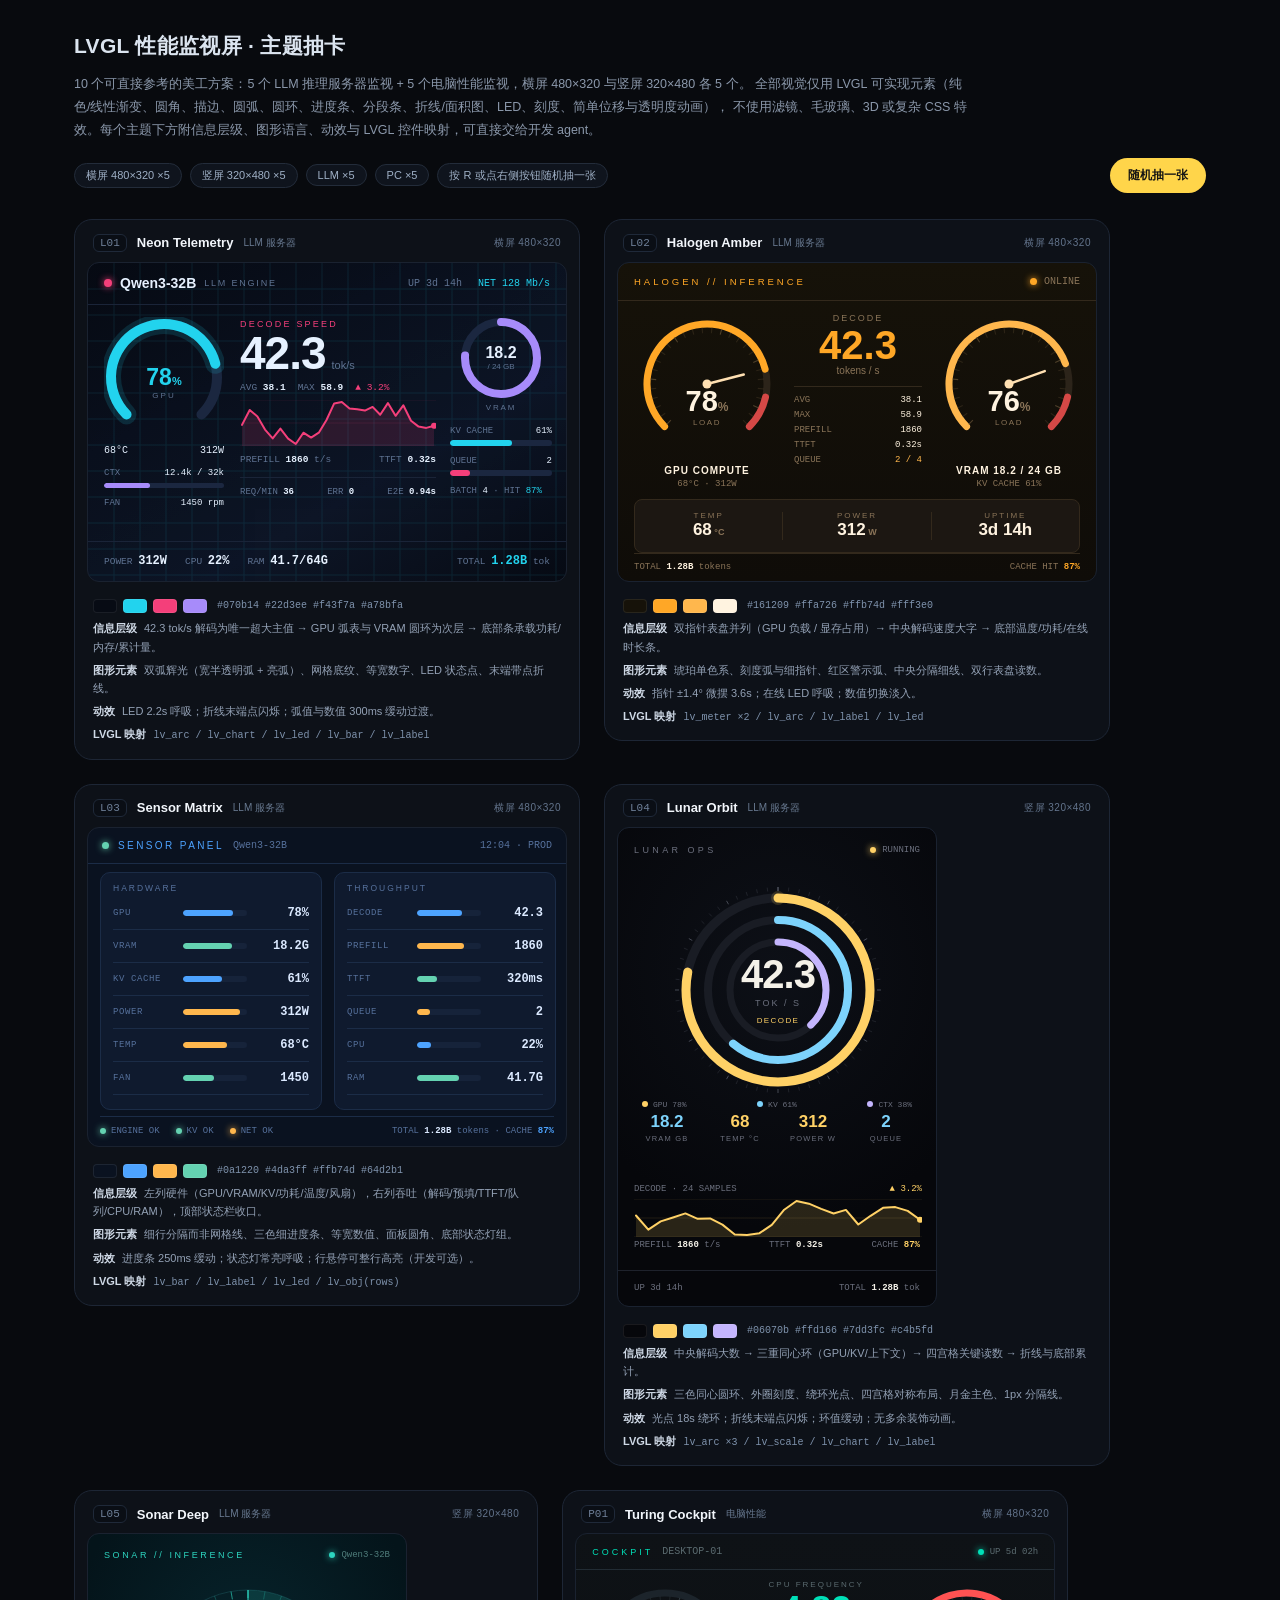
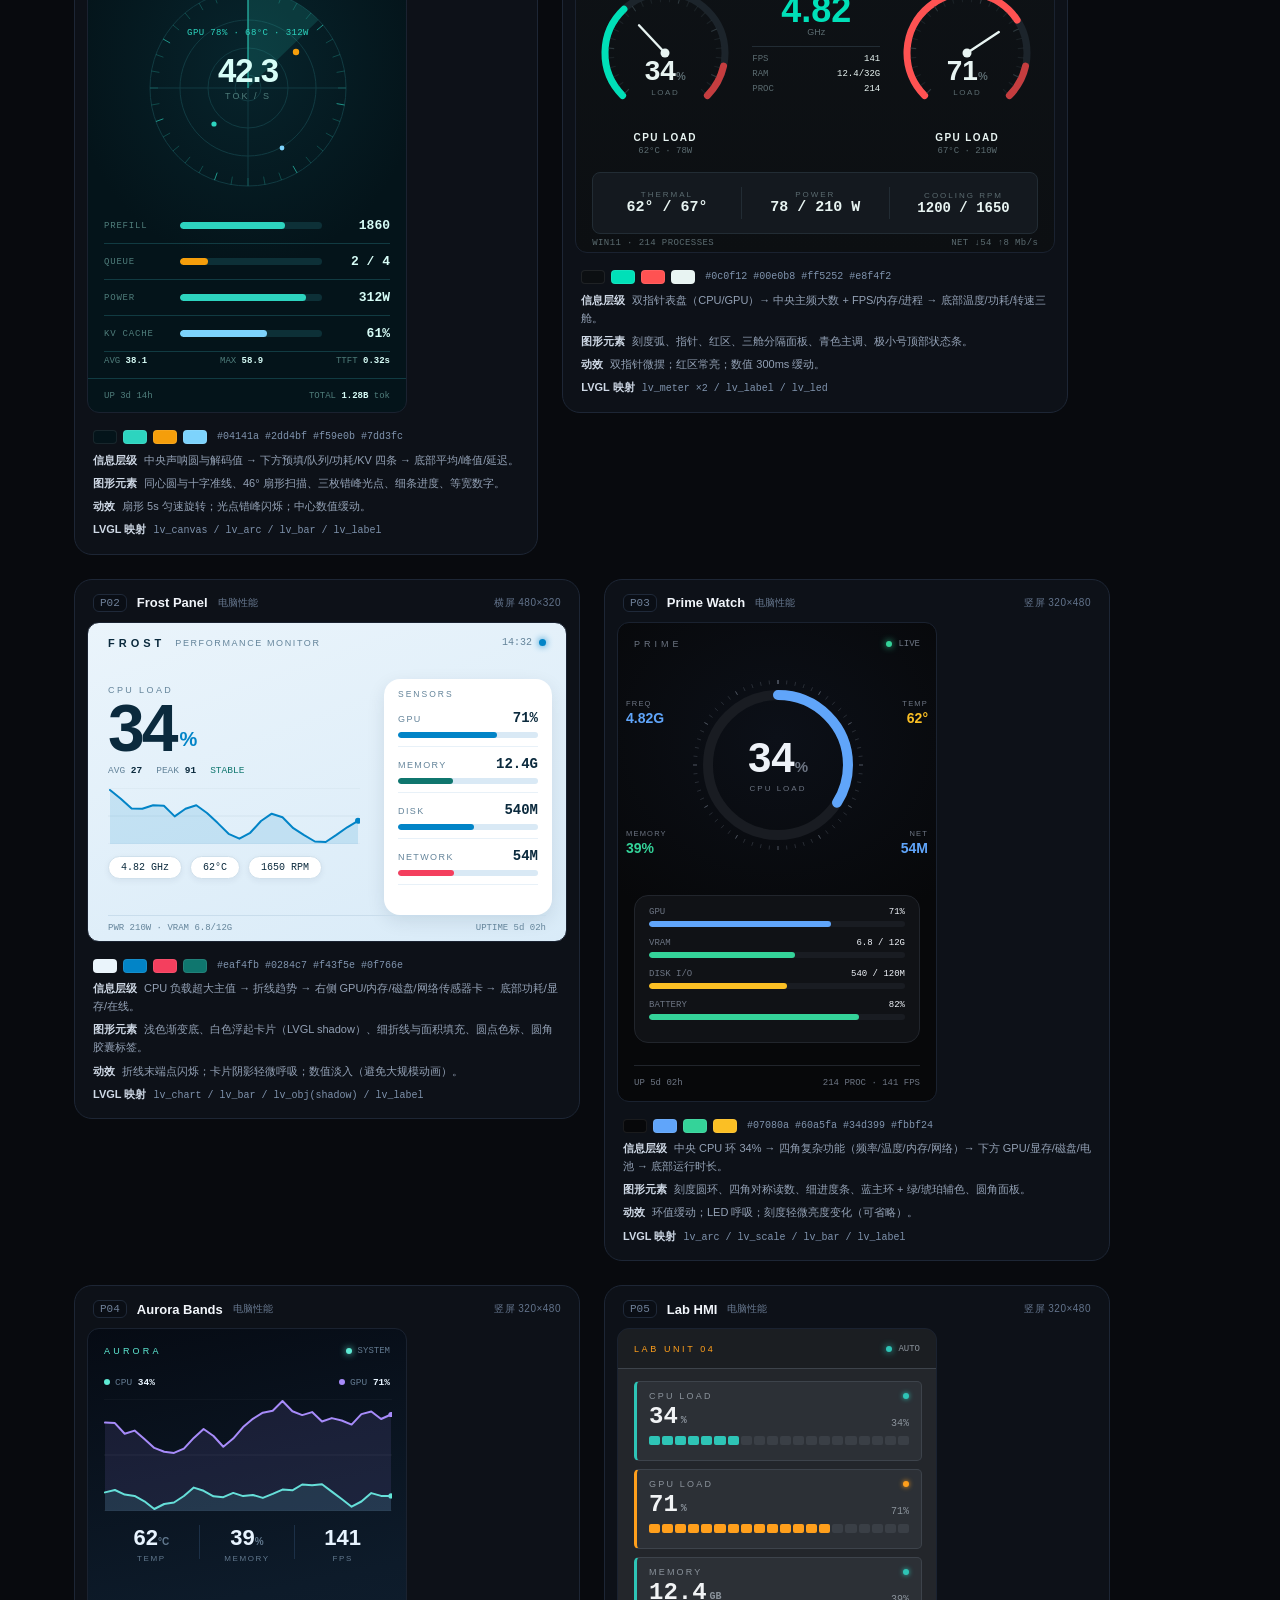
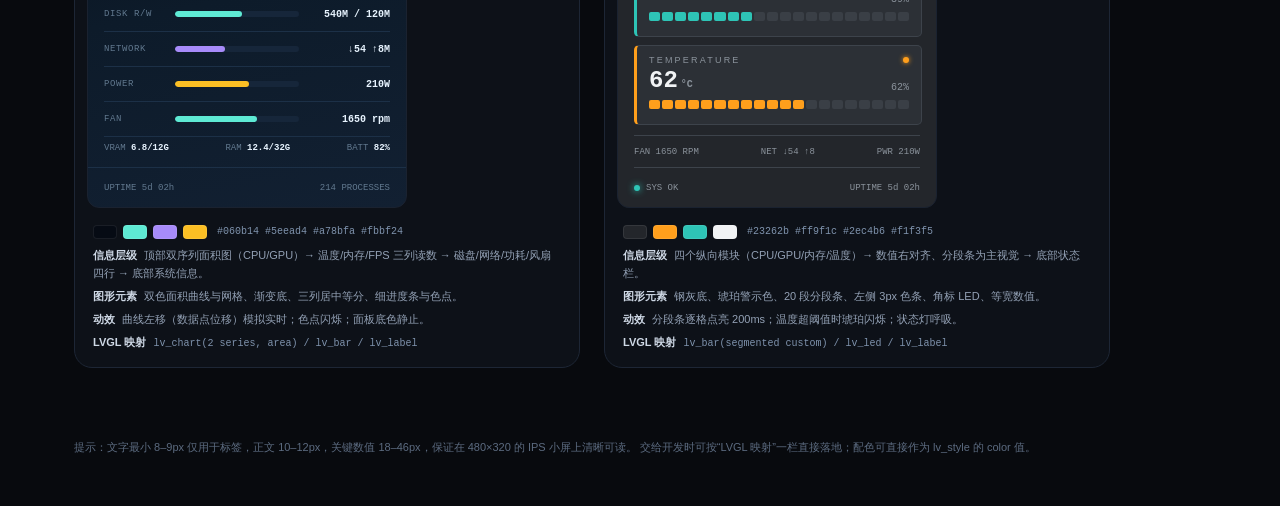
<file: docs/design/lvgl-perf-themes.html>
<!doctype html>
<html lang="zh-CN">
<head>
<meta charset="utf-8">
<meta name="viewport" content="width=device-width,initial-scale=1">
<title>LVGL 性能监视屏 · 主题抽卡（10 选）</title>
<style>
  *{box-sizing:border-box}
  html{scroll-behavior:smooth}
  body{margin:0;background:#080a0e;color:#dbe4ef;font-family:'Inter','PingFang SC','Microsoft YaHei','Helvetica Neue',Arial,sans-serif}
  .top{max-width:1180px;margin:0 auto;padding:32px 24px 6px}
  h1{font-size:21px;margin:0 0 8px;letter-spacing:.3px}
  .lead{font-size:12.5px;line-height:1.85;color:#8b98ab;max-width:900px}
  .bar{display:flex;flex-wrap:wrap;gap:8px;margin-top:16px;align-items:center}
  .chip{font-size:11px;border:1px solid #232c3a;background:#0f141d;border-radius:99px;padding:4px 11px;color:#9fb0c6}
  button{margin-left:auto;background:#ffd54a;color:#141414;border:0;border-radius:99px;padding:9px 18px;font-size:12px;font-weight:700;cursor:pointer;font-family:inherit}
  button:active{transform:translateY(1px)}
  .gallery{max-width:1180px;margin:0 auto;padding:20px 24px 70px;display:flex;flex-wrap:wrap;gap:24px;align-items:flex-start}
  .card{background:#0d1118;border:1px solid #1d2635;border-radius:18px;padding:12px;width:max-content;max-width:100%;transition:border-color .35s,box-shadow .35s}
  .card:hover{border-color:#2c3a4f}
  .card.pick{border-color:#ffd54a;box-shadow:0 0 0 3px rgba(255,213,74,.18)}
  .meta{display:flex;align-items:center;gap:10px;padding:2px 6px 10px;font-size:12px;color:#8b98ab}
  .meta .id{font-family:'SF Mono',Menlo,monospace;font-size:11px;color:#6f8099;border:1px solid #1f2939;background:#0a0e15;border-radius:6px;padding:2px 6px}
  .meta b{font-size:13px;color:#f2f6fb;font-weight:650}
  .meta .ori{margin-left:auto;font-size:10px;color:#63748c;letter-spacing:.5px}
  .scr{position:relative;overflow:hidden;border-radius:12px;display:block;border:1px solid #1a2230}
  .scr,.scr *{box-sizing:border-box}
  .spec{margin-top:12px;padding:4px 6px 2px;display:flex;flex-direction:column;gap:5px;font-size:11px;line-height:1.65;color:#93a1b5;max-width:480px}
  .spec b{color:#cfd9e6;font-weight:600;margin-right:7px}
  .spec code{font-family:'SF Mono',Menlo,monospace;font-size:10px;color:#7f93ad}
  .swatches{display:flex;align-items:center;gap:6px}
  .swatches i{width:24px;height:14px;border-radius:4px;display:block;border:1px solid rgba(255,255,255,.08)}
  .swatches code{margin-left:4px}
  .led{animation:blink 2.2s ease-in-out infinite}
  @keyframes blink{0%,100%{opacity:1}50%{opacity:.25}}
  @keyframes spin{to{transform:rotate(360deg)}}
  .orbit,.sweep{transform-box:view-box;animation:spin 12s linear infinite}
  .orbit{animation-duration:18s}
  .sweep{animation-duration:5s}
  @keyframes sway{from{transform:rotate(-1.4deg)}to{transform:rotate(1.4deg)}}
  .sway{animation:sway 3.6s ease-in-out infinite alternate}
  .blink{animation:blink 1.6s ease-in-out infinite}
  footer{max-width:1180px;margin:0 auto;padding:0 24px 50px;font-size:11px;color:#5c6b80;line-height:1.7}
</style>
</head>
<body>
<header class="top">
  <h1>LVGL 性能监视屏 · 主题抽卡</h1>
  <p class="lead">
    10 个可直接参考的美工方案：5 个 LLM 推理服务器监视 + 5 个电脑性能监视，横屏 480×320 与竖屏 320×480 各 5 个。
    全部视觉仅用 LVGL 可实现元素（纯色/线性渐变、圆角、描边、圆弧、圆环、进度条、分段条、折线/面积图、LED、刻度、简单位移与透明度动画），
    不使用滤镜、毛玻璃、3D 或复杂 CSS 特效。每个主题下方附信息层级、图形语言、动效与 LVGL 控件映射，可直接交给开发 agent。
  </p>
  <div class="bar">
    <span class="chip">横屏 480×320 ×5</span>
    <span class="chip">竖屏 320×480 ×5</span>
    <span class="chip">LLM ×5</span>
    <span class="chip">PC ×5</span>
    <span class="chip">按 R 或点右侧按钮随机抽一张</span>
    <button onclick="window.__pick()">随机抽一张</button>
  </div>
</header>

<div id="app"></div>

<footer>
  提示：文字最小 8–9px 仅用于标签，正文 10–12px，关键数值 18–46px，保证在 480×320 的 IPS 小屏上清晰可读。
  交给开发时可按“LVGL 映射”一栏直接落地；配色可直接作为 lv_style 的 color 值。
</footer>

<script>
/* ================= 基础绘图助手（全部对应 LVGL 能力） ================= */
const FONT="'Inter','PingFang SC','Microsoft YaHei','Helvetica Neue',Arial,sans-serif";
const MONO="'SF Mono','JetBrains Mono',Menlo,Consolas,monospace";

function polar(cx,cy,r,deg){const a=(deg-90)*Math.PI/180;return [cx+r*Math.cos(a),cy+r*Math.sin(a)];}
function arcD(cx,cy,r,a0,a1){
  const s=polar(cx,cy,r,a0),e=polar(cx,cy,r,a1),big=(a1-a0)>180?1:0;
  return `M${s[0].toFixed(2)} ${s[1].toFixed(2)}A${r} ${r} 0 ${big} 1 ${e[0].toFixed(2)} ${e[1].toFixed(2)}`;
}
function gauge(o){
  const s=o.s,w=o.w||10,cx=s/2,cy=s/2,r=o.r||(s/2-w/2-2);
  const a0=o.a0==null?225:o.a0,a1=o.a1==null?495:o.a1,pct=Math.max(0,Math.min(100,o.pct));
  const endA=a0+(a1-a0)*pct/100;
  let out=`<svg width="${s}" height="${s}" viewBox="0 0 ${s} ${s}" style="display:block">`;
  out+=`<path d="${arcD(cx,cy,r,a0,a1)}" fill="none" stroke="${o.track}" stroke-width="${w}" stroke-linecap="round"/>`;
  if(o.glow) out+=`<path d="${arcD(cx,cy,r,a0,endA)}" fill="none" stroke="${o.color}" stroke-width="${w+10}" stroke-linecap="round" opacity=".14"/>`;
  if(pct>0) out+=`<path d="${arcD(cx,cy,r,a0,endA)}" fill="none" stroke="${o.color}" stroke-width="${w}" stroke-linecap="round"/>`;
  out+='</svg>';
  return out;
}
function ticks(cx,cy,r1,r2,a0,a1,n,color,w,op){
  let s='';const ww=w||1.5,oo=op==null?.4:op;
  for(let i=0;i<=n;i++){
    const a=a0+(a1-a0)*i/n,p1=polar(cx,cy,r1,a),p2=polar(cx,cy,r2,a);
    s+=`<line x1="${p1[0].toFixed(1)}" y1="${p1[1].toFixed(1)}" x2="${p2[0].toFixed(1)}" y2="${p2[1].toFixed(1)}" stroke="${color}" stroke-width="${ww}" opacity="${i%5===0?Math.min(1,oo+.4):oo}"/>`;
  }
  return s;
}
function needleGauge(o){
  const s=o.s,w=o.w||7,cx=s/2,cy=s/2,a0=225,a1=495,r=cx-w-8;
  const pct=Math.max(0,Math.min(100,o.pct)),ang=a0+(a1-a0)*pct/100;
  const np=polar(cx,cy,r-22,ang);
  return `<svg width="${s}" height="${s}" viewBox="0 0 ${s} ${s}" style="display:block">
    <path d="${arcD(cx,cy,r,a0,a1)}" fill="none" stroke="${o.track}" stroke-width="${w}" stroke-linecap="round"/>
    <path d="${arcD(cx,cy,r,a0+(a1-a0)*0.88,a1)}" fill="none" stroke="${o.redline||'#ff3b30'}" stroke-width="${w}" stroke-linecap="round" opacity=".8"/>
    <path d="${arcD(cx,cy,r,a0,ang)}" fill="none" stroke="${o.color}" stroke-width="${w}" stroke-linecap="round"/>
    ${ticks(cx,cy,r-9,r-3,a0,a1,27,o.tick||'#777',1.1,.28)}
    <g class="sway" style="transform-origin:${cx}px ${cy}px">
      <line x1="${cx}" y1="${cy}" x2="${np[0].toFixed(1)}" y2="${np[1].toFixed(1)}" stroke="${o.needle||'#fff'}" stroke-width="2.4" stroke-linecap="round"/>
      <circle cx="${cx}" cy="${cy}" r="4.5" fill="${o.needle||'#fff'}"/>
    </g>
  </svg>`;
}
function ringSVG(size,r,w,pct,color,track){
  const c=2*Math.PI*r;
  return `<svg width="${size}" height="${size}" viewBox="0 0 ${size} ${size}" style="display:block">
    <circle cx="${size/2}" cy="${size/2}" r="${r}" fill="none" stroke="${track}" stroke-width="${w}"/>
    <circle cx="${size/2}" cy="${size/2}" r="${r}" fill="none" stroke="${color}" stroke-width="${w}" stroke-linecap="round"
      stroke-dasharray="${(c*Math.max(0,Math.min(100,pct))/100).toFixed(1)} ${c.toFixed(1)}" transform="rotate(-90 ${size/2} ${size/2})"/>
  </svg>`;
}
function ringStack(size,list,track){
  let s=`<svg width="${size}" height="${size}" viewBox="0 0 ${size} ${size}" style="display:block">`;
  list.forEach(function(rg){
    const c=2*Math.PI*rg.r;
    s+=`<circle cx="${size/2}" cy="${size/2}" r="${rg.r}" fill="none" stroke="${track}" stroke-width="${rg.w}"/>`;
    s+=`<circle cx="${size/2}" cy="${size/2}" r="${rg.r}" fill="none" stroke="${rg.c}" stroke-width="${rg.w}" stroke-linecap="round" stroke-dasharray="${(c*rg.pct/100).toFixed(1)} ${c.toFixed(1)}" transform="rotate(-90 ${size/2} ${size/2})"/>`;
  });
  return s+'</svg>';
}
function spark(w,h,data,color,o){
  o=o||{};const pad=o.pad||2,min=o.min==null?Math.min.apply(null,data):o.min,max=o.max==null?Math.max.apply(null,data):o.max;
  const n=data.length;
  const pts=data.map(function(v,i){return [pad+i*(w-2*pad)/(n-1),h-pad-((v-min)/((max-min)||1))*(h-2*pad)];});
  const d=pts.map(function(p,i){return (i?'L':'M')+p[0].toFixed(1)+' '+p[1].toFixed(1);}).join('');
  let s='';
  if(o.fill) s+=`<path d="${d}L${pts[n-1][0].toFixed(1)} ${h}L${pts[0][0].toFixed(1)} ${h}Z" fill="${color}" opacity="${o.op==null?.14:o.op}"/>`;
  s+=`<path d="${d}" fill="none" stroke="${color}" stroke-width="${o.lw||2}" stroke-linejoin="round" stroke-linecap="round"/>`;
  if(o.dot) s+=`<circle class="blink" cx="${pts[n-1][0].toFixed(1)}" cy="${pts[n-1][1].toFixed(1)}" r="${o.dotR||3}" fill="${color}"/>`;
  const grid=o.grid?Array.from({length:o.grid},function(_,i){return `<line x1="0" x2="${w}" y1="${(h/(o.grid-1))*i}" y2="${(h/(o.grid-1))*i}" stroke="${o.gridColor||color}" opacity=".10"/>`;}).join(''):'';
  return `<svg width="${w}" height="${h}" style="display:block">${grid}${s}</svg>`;
}
function multiSpark(w,h,list){
  let all=[];list.forEach(function(s){all=all.concat(s.data);});
  const min=Math.min.apply(null,all),max=Math.max.apply(null,all);
  let out='';
  for(let i=0;i<3;i++) out+=`<line x1="0" x2="${w}" y1="${(h/2)*i}" y2="${(h/2)*i}" stroke="#ffffff" opacity=".06"/>`;
  list.forEach(function(s){
    const n=s.data.length;
    const pts=s.data.map(function(v,i){return [i*(w-2)/(n-1)+1,h-2-((v-min)/((max-min)||1))*(h-4)];});
    const d=pts.map(function(p,i){return (i?'L':'M')+p[0].toFixed(1)+' '+p[1].toFixed(1);}).join('');
    out+=`<path d="${d}L${w-1} ${h}L1 ${h}Z" fill="${s.color}" opacity=".11"/>`;
    out+=`<path d="${d}" fill="none" stroke="${s.color}" stroke-width="2" stroke-linejoin="round" stroke-linecap="round"/>`;
    const last=pts[n-1];
    out+=`<circle class="blink" cx="${last[0].toFixed(1)}" cy="${last[1].toFixed(1)}" r="2.6" fill="${s.color}"/>`;
  });
  return `<svg width="${w}" height="${h}" style="display:block">${out}</svg>`;
}
function rnd(seed){let s=seed;return function(){s=(s*9301+49297)%233280;return s/233280;};}
function series(n,base,amp,seed){
  const r=rnd(seed),a=[];let v=base;
  for(let i=0;i<n;i++){v=Math.max(base*.35,Math.min(base*1.45,v+(r()-.48)*amp));a.push(v);}
  return a;
}
function bar(pct,color,track,h,w){
  const hh=h||7;
  return `<div style="width:${w||'100%'};height:${hh}px;background:${track};border-radius:99px;overflow:hidden"><div style="width:${Math.max(0,Math.min(100,pct))}%;height:100%;background:${color};border-radius:99px"></div></div>`;
}
function seg(pct,color,dim,n,h){
  const num=n||20,hh=h||10,on=Math.round(Math.max(0,Math.min(100,pct))/100*num);
  let s='';
  for(let i=0;i<num;i++) s+=`<div style="flex:1;height:${hh}px;border-radius:2px;background:${i<on?color:dim}"></div>`;
  return `<div style="display:flex;gap:2px">${s}</div>`;
}
function gridBG(w,h,color,step,op){
  let s='';
  for(let x=step;x<w;x+=step) s+=`<line x1="${x}" y1="0" x2="${x}" y2="${h}" stroke="${color}" stroke-width="1"/>`;
  for(let y=step;y<h;y+=step) s+=`<line x1="0" y1="${y}" x2="${w}" y2="${y}" stroke="${color}" stroke-width="1"/>`;
  return `<div style="position:absolute;inset:0;opacity:${op}"><svg width="${w}" height="${h}">${s}</svg></div>`;
}
function led(c,s){
  const ss=s||7;
  return `<span class="led" style="display:inline-block;width:${ss}px;height:${ss}px;border-radius:50%;background:${c};box-shadow:0 0 7px ${c}"></span>`;
}
function st(l,v,u,c,p,size){
  return `<div style="min-width:0"><div style="font-size:9px;letter-spacing:1.2px;color:${p.dim};white-space:nowrap">${l}</div><div style="font-size:${size||15}px;font-weight:700;color:${c||p.txt};line-height:1.2;white-space:nowrap">${v}<span style="font-size:9px;font-weight:500;color:${p.dim}"> ${u||''}</span></div></div>`;
}

/* ================= 示例数据 ================= */
const L={
  model:'Qwen3-32B',decode:'42.3',avg:'38.1',max:'58.9',prefill:'1860',ttft:'0.32s',
  gpu:78,vram:'18.2',vramTot:'24',vramPct:76,kv:61,power:312,temp:68,queue:2,batch:4,
  uptime:'3d 14h',total:'1.28B',cache:87,cpu:22,ram:'41.7',ramTot:'64',net:128,fan:1450,ctx:'12.4k'
};
const Pd={
  cpu:34,avg:27,max:91,freq:'4.82',temp:62,power:78,ram:'12.4',ramTot:'32',ramPct:39,
  gpu:71,gpuTemp:67,gpuPower:210,vram:'6.8',vramTot:'12',vramPct:57,
  diskR:540,diskW:120,netD:54,netU:8,fanC:1200,fanG:1650,up:'5d 02h',proc:214,batt:82,fps:141
};

/* ================= L01 Neon Telemetry ================= */
function L01(){
  const p={bg:'#070b14',bg2:'#0d1526',panel:'#0f1728',acc:'#22d3ee',acc2:'#f43f7a',acc3:'#a78bfa',txt:'#e6f1ff',dim:'#5f7392',track:'#1b2740',line:'#1a2438'};
  return `<div class="scr" style="position:relative;overflow:hidden;width:480px;height:320px;background:linear-gradient(150deg,${p.bg},${p.bg2} 65%,${p.bg});font-family:${FONT};color:${p.txt}">
    ${gridBG(480,320,p.acc,26,.10)}
    <div style="position:absolute;left:0;right:0;top:0;height:42px;display:flex;align-items:center;justify-content:space-between;padding:0 16px;border-bottom:1px solid ${p.line}">
      <div style="display:flex;align-items:center;gap:8px">
        ${led(p.acc2,8)}
        <span style="font-size:14px;font-weight:700">${L.model}</span>
        <span style="font-size:9px;letter-spacing:1.8px;color:${p.dim}">LLM ENGINE</span>
      </div>
      <div style="display:flex;align-items:center;gap:16px;font-family:${MONO};font-size:10px;color:${p.dim}">
        <span>UP ${L.uptime}</span><span style="color:${p.acc}">NET ${L.net} Mb/s</span>
      </div>
    </div>

    <div style="position:absolute;left:16px;top:54px;width:120px">
      <div style="position:relative;width:120px;height:120px">
        ${gauge({s:120,pct:L.gpu,color:p.acc,track:p.track,w:10,glow:true})}
        <div style="position:absolute;inset:0;display:flex;flex-direction:column;align-items:center;justify-content:center;padding-top:10px">
          <div style="font-size:23px;font-weight:800;color:${p.acc}">${L.gpu}<span style="font-size:11px">%</span></div>
          <div style="font-size:8px;letter-spacing:2px;color:${p.dim}">GPU</div>
        </div>
      </div>
      <div style="display:flex;justify-content:space-between;margin-top:8px;font-family:${MONO};font-size:10px;color:${p.dim}">
        <span style="color:${p.txt}">${L.temp}°C</span><span style="color:${p.txt}">${L.power}W</span>
      </div>
      <div style="margin-top:12px;display:flex;justify-content:space-between;font-family:${MONO};font-size:9px;color:${p.dim}">
        <span>CTX</span><span style="color:${p.txt}">${L.ctx} / 32k</span>
      </div>
      <div style="margin-top:5px">${bar(38,p.acc3,p.track,5)}</div>
      <div style="margin-top:10px;display:flex;justify-content:space-between;font-family:${MONO};font-size:9px;color:${p.dim}">
        <span>FAN</span><span style="color:${p.txt}">${L.fan} rpm</span>
      </div>
    </div>

    <div style="position:absolute;left:152px;top:56px;width:196px">
      <div style="font-size:9px;letter-spacing:2.2px;color:${p.acc2}">DECODE SPEED</div>
      <div style="display:flex;align-items:flex-end;gap:6px;margin-top:1px">
        <div style="font-size:46px;font-weight:800;line-height:1;letter-spacing:-1px">${L.decode}</div>
        <div style="font-size:11px;color:${p.dim};padding-bottom:5px">tok/s</div>
      </div>
      <div style="display:flex;gap:12px;margin-top:6px;font-family:${MONO};font-size:9.5px;color:${p.dim}">
        <span>AVG <b style="color:${p.txt}">${L.avg}</b></span>
        <span>MAX <b style="color:${p.txt}">${L.max}</b></span>
        <span style="color:${p.acc2}">▲ 3.2%</span>
      </div>
      <div style="margin-top:7px">${spark(196,46,series(26,42,8,11),p.acc2,{fill:true,dot:true,grid:3})}</div>
      <div style="display:flex;justify-content:space-between;margin-top:8px;font-family:${MONO};font-size:9.5px;color:${p.dim}">
        <span>PREFILL <b style="color:${p.txt}">${L.prefill}</b> t/s</span>
        <span>TTFT <b style="color:${p.txt}">${L.ttft}</b></span>
      </div>
      <div style="display:flex;justify-content:space-between;margin-top:12px;padding-top:9px;border-top:1px solid ${p.line};font-family:${MONO};font-size:9px;color:${p.dim}">
        <span>REQ/MIN <b style="color:${p.txt}">36</b></span>
        <span>ERR <b style="color:${p.txt}">0</b></span>
        <span>E2E <b style="color:${p.txt}">0.94s</b></span>
      </div>
    </div>

    <div style="position:absolute;right:14px;top:52px;width:102px;text-align:center">
      <div style="position:relative;width:86px;height:86px;margin:0 auto">
        ${ringSVG(86,36,8,L.vramPct,p.acc3,p.track)}
        <div style="position:absolute;inset:0;display:flex;flex-direction:column;align-items:center;justify-content:center">
          <div style="font-size:16px;font-weight:800">${L.vram}</div>
          <div style="font-size:8px;color:${p.dim}">/ ${L.vramTot} GB</div>
        </div>
      </div>
      <div style="font-size:8px;letter-spacing:1.8px;color:${p.dim};margin-top:2px">VRAM</div>
      <div style="margin-top:14px;text-align:left">
        <div style="display:flex;justify-content:space-between;font-family:${MONO};font-size:9px;color:${p.dim};margin-bottom:4px"><span>KV CACHE</span><span style="color:${p.txt}">${L.kv}%</span></div>
        ${bar(L.kv,p.acc,p.track,6)}
        <div style="display:flex;justify-content:space-between;font-family:${MONO};font-size:9px;color:${p.dim};margin:10px 0 4px"><span>QUEUE</span><span style="color:${p.txt}">2</span></div>
        ${bar(20,p.acc2,p.track,6)}
        <div style="margin-top:10px;font-family:${MONO};font-size:9px;color:${p.dim};text-align:left;white-space:nowrap">BATCH <span style="color:${p.txt}">4</span> · HIT <span style="color:${p.acc}">87%</span></div>
      </div>
    </div>

    <div style="position:absolute;left:0;right:0;bottom:0;height:40px;border-top:1px solid ${p.line};display:flex;align-items:center;gap:18px;padding:0 16px;font-family:${MONO};font-size:9.5px;color:${p.dim}">
      <span>POWER <b style="color:${p.txt};font-size:12px">${L.power}W</b></span>
      <span>CPU <b style="color:${p.txt};font-size:12px">${L.cpu}%</b></span>
      <span>RAM <b style="color:${p.txt};font-size:12px">${L.ram}/${L.ramTot}G</b></span>
      <span style="margin-left:auto">TOTAL <b style="color:${p.acc};font-size:12px">${L.total}</b> tok</span>
    </div>
  </div>`;
}

/* ================= L02 Halogen Amber ================= */
function L02(){
  const p={bg:'#161209',bg2:'#0f0c08',panel:'#1c1712',acc:'#ffa726',acc2:'#ffb74d',acc3:'#8a7458',txt:'#fff3e0',dim:'#8a7458',track:'#2c241a',line:'#33291c'};
  const g=(x,val,color)=>
    `<div style="position:absolute;left:${x}px;top:46px;width:150px;height:150px">
      <div style="position:relative;width:150px;height:150px">
        ${needleGauge({s:150,pct:val,color:color,track:p.track,w:7,redline:'#ff5252',tick:'#6b573a',needle:'#ffe0b2'})}
        <div style="position:absolute;inset:0;display:flex;flex-direction:column;align-items:center;justify-content:center;padding-top:44px">
          <div style="font-size:29px;font-weight:800;color:${p.txt}">${val}<span style="font-size:12px;color:${p.dim}">%</span></div>
          <div style="font-size:8px;letter-spacing:1.6px;color:${p.dim}">LOAD</div>
        </div>
      </div>
    </div>`;
  return `<div class="scr" style="position:relative;overflow:hidden;width:480px;height:320px;background:linear-gradient(180deg,${p.bg},${p.bg2});font-family:${FONT};color:${p.txt}">
    <div style="position:absolute;left:0;right:0;top:0;height:38px;display:flex;align-items:center;justify-content:space-between;padding:0 16px;border-bottom:1px solid ${p.line}">
      <span style="font-size:9.5px;letter-spacing:3px;color:${p.acc}">HALOGEN // INFERENCE</span>
      <span style="display:flex;align-items:center;gap:7px;font-family:${MONO};font-size:10px;color:${p.dim}">${led(p.acc,7)} ONLINE</span>
    </div>

    ${g(14,L.gpu,p.acc)}
    ${g(316,L.vramPct,p.acc2)}

    <div style="position:absolute;left:14px;top:202px;width:150px;text-align:center">
      <div style="font-size:10px;font-weight:700;letter-spacing:1px">GPU COMPUTE</div>
      <div style="font-family:${MONO};font-size:9px;color:${p.dim};margin-top:3px">${L.temp}°C · ${L.power}W</div>
    </div>
    <div style="position:absolute;left:316px;top:202px;width:150px;text-align:center">
      <div style="font-size:10px;font-weight:700;letter-spacing:1px">VRAM ${L.vram} / ${L.vramTot} GB</div>
      <div style="font-family:${MONO};font-size:9px;color:${p.dim};margin-top:3px">KV CACHE ${L.kv}%</div>
    </div>

    <div style="position:absolute;left:176px;top:50px;width:128px;text-align:center">
      <div style="font-size:9px;letter-spacing:2px;color:${p.dim}">DECODE</div>
      <div style="font-size:40px;font-weight:800;line-height:1.1;color:${p.acc}">${L.decode}</div>
      <div style="font-size:10px;color:${p.dim};margin-top:-2px">tokens / s</div>
      <div style="height:1px;background:${p.line};margin:10px 0 8px"></div>
      <div style="display:flex;justify-content:space-between;font-family:${MONO};font-size:9px;color:${p.dim};margin-bottom:5px"><span>AVG</span><span style="color:${p.txt}">${L.avg}</span></div>
      <div style="display:flex;justify-content:space-between;font-family:${MONO};font-size:9px;color:${p.dim};margin-bottom:5px"><span>MAX</span><span style="color:${p.txt}">${L.max}</span></div>
      <div style="display:flex;justify-content:space-between;font-family:${MONO};font-size:9px;color:${p.dim};margin-bottom:5px"><span>PREFILL</span><span style="color:${p.txt}">${L.prefill}</span></div>
      <div style="display:flex;justify-content:space-between;font-family:${MONO};font-size:9px;color:${p.dim};margin-bottom:5px"><span>TTFT</span><span style="color:${p.txt}">${L.ttft}</span></div>
      <div style="display:flex;justify-content:space-between;font-family:${MONO};font-size:9px;color:${p.dim}"><span>QUEUE</span><span style="color:${p.acc2}">2 / 4</span></div>
    </div>

    <div style="position:absolute;left:16px;right:16px;top:236px;height:54px;background:${p.panel};border:1px solid ${p.line};border-radius:8px;display:flex;align-items:center">
      <div style="flex:1;text-align:center">
        <div style="font-size:8px;letter-spacing:2px;color:${p.dim}">TEMP</div>
        <div style="font-size:17px;font-weight:700">${L.temp}<span style="font-size:9px;color:${p.dim}"> °C</span></div>
      </div>
      <div style="width:1px;height:28px;background:${p.line}"></div>
      <div style="flex:1;text-align:center">
        <div style="font-size:8px;letter-spacing:2px;color:${p.dim}">POWER</div>
        <div style="font-size:17px;font-weight:700">${L.power}<span style="font-size:9px;color:${p.dim}"> W</span></div>
      </div>
      <div style="width:1px;height:28px;background:${p.line}"></div>
      <div style="flex:1;text-align:center">
        <div style="font-size:8px;letter-spacing:2px;color:${p.dim}">UPTIME</div>
        <div style="font-size:17px;font-weight:700">${L.uptime}</div>
      </div>
    </div>

    <div style="position:absolute;left:16px;right:16px;bottom:0;height:28px;display:flex;align-items:center;justify-content:space-between;font-family:${MONO};font-size:9px;color:${p.dim};border-top:1px solid ${p.line}">
      <span>TOTAL <b style="color:${p.txt}">${L.total}</b> tokens</span>
      <span>CACHE HIT <b style="color:${p.acc}">${L.cache}%</b></span>
    </div>
  </div>`;
}

/* ================= L03 Sensor Matrix (AIDA 重构) ================= */
function L03(){
  const p={bg:'#0a1220',panel:'#0f1a2e',acc:'#4da3ff',acc2:'#ffb74d',acc3:'#64d2b1',txt:'#dbe9ff',dim:'#56719c',track:'#16233a',line:'#1b2c47'};
  const row=(label,pct,val,color)=>
    `<div style="display:flex;align-items:center;gap:8px;height:33px;border-bottom:1px solid ${p.line}">
      <span style="width:62px;font-family:${MONO};font-size:9px;letter-spacing:.6px;color:${p.dim}">${label}</span>
      <div style="flex:1">${bar(pct,color,p.track,6)}</div>
      <span style="width:54px;text-align:right;font-family:${MONO};font-size:12px;font-weight:700;color:${p.txt}">${val}</span>
    </div>`;
  const panel=(title,rows)=>
    `<div style="position:absolute;left:${title==='HARDWARE'?12:246}px;top:44px;width:222px;height:238px;background:${p.panel};border:1px solid ${p.line};border-radius:10px;padding:8px 12px">
      <div style="font-size:8.5px;letter-spacing:2px;color:${p.dim};padding:2px 0 4px">${title}</div>
      ${rows}
    </div>`;
  const r1=[row('GPU',78,'78%',p.acc),row('VRAM',76,'18.2G',p.acc3),row('KV CACHE',61,'61%',p.acc),
            row('POWER',89,'312W',p.acc2),row('TEMP',68,'68°C',p.acc2),row('FAN',48,'1450',p.acc3)].join('');
  const r2=[row('DECODE',71,'42.3',p.acc),row('PREFILL',74,'1860',p.acc2),row('TTFT',32,'320ms',p.acc3),
            row('QUEUE',20,'2',p.acc2),row('CPU',22,'22%',p.acc),row('RAM',65,'41.7G',p.acc3)].join('');
  return `<div class="scr" style="position:relative;overflow:hidden;width:480px;height:320px;background:${p.bg};font-family:${FONT};color:${p.txt}">
    <div style="position:absolute;left:0;right:0;top:0;height:36px;display:flex;align-items:center;justify-content:space-between;padding:0 14px;border-bottom:1px solid ${p.line}">
      <div style="display:flex;align-items:center;gap:9px">
        ${led(p.acc3,7)}
        <span style="font-size:10px;letter-spacing:2.4px;color:${p.acc}">SENSOR PANEL</span>
        <span style="font-family:${MONO};font-size:10px;color:${p.dim}">${L.model}</span>
      </div>
      <span style="font-family:${MONO};font-size:10px;color:${p.dim}">12:04 · PROD</span>
    </div>
    ${panel('HARDWARE',r1)}
    ${panel('THROUGHPUT',r2)}
    <div style="position:absolute;left:12px;right:12px;bottom:0;height:30px;display:flex;align-items:center;gap:16px;border-top:1px solid ${p.line};font-family:${MONO};font-size:9px;color:${p.dim}">
      <span style="display:flex;align-items:center;gap:5px">${led(p.acc3,6)} ENGINE OK</span>
      <span style="display:flex;align-items:center;gap:5px">${led(p.acc3,6)} KV OK</span>
      <span style="display:flex;align-items:center;gap:5px">${led(p.acc2,6)} NET OK</span>
      <span style="margin-left:auto">TOTAL <b style="color:${p.txt}">${L.total}</b> tokens · CACHE <b style="color:${p.acc}">${L.cache}%</b></span>
    </div>
  </div>`;
}

/* ================= L04 Lunar Orbit ================= */
function L04(){
  const p={bg:'#06070b',panel:'#0c0e14',acc:'#ffd166',acc2:'#7dd3fc',acc3:'#c4b5fd',txt:'#f4f1e8',dim:'#6b6f7d',track:'#191c24',line:'#1e222c'};
  const comp=(x,label,val,color)=>
    `<div style="position:absolute;left:${x}px;top:284px;width:66px;text-align:center">
      <div style="font-size:17px;font-weight:800;color:${color}">${val}</div>
      <div style="font-size:7.5px;letter-spacing:1.2px;color:${p.dim};margin-top:2px">${label}</div>
    </div>`;
  return `<div class="scr" style="position:relative;overflow:hidden;width:320px;height:480px;background:radial-gradient(120% 90% at 50% 30%,#0d1017 0%,${p.bg} 60%);font-family:${FONT};color:${p.txt}">
    <div style="position:absolute;left:0;right:0;top:0;height:44px;display:flex;align-items:center;justify-content:space-between;padding:0 16px">
      <span style="font-size:9px;letter-spacing:3.4px;color:${p.dim}">LUNAR OPS</span>
      <span style="display:flex;align-items:center;gap:6px;font-family:${MONO};font-size:9px;color:${p.dim}">${led(p.acc,6)} RUNNING</span>
    </div>

    <div style="position:absolute;left:56px;top:58px;width:208px;height:208px">
      ${ringStack(208,[
        {r:92,w:9,pct:78,c:p.acc},
        {r:70,w:8,pct:61,c:p.acc2},
        {r:48,w:7,pct:38,c:p.acc3}
      ],p.track)}
      <svg width="208" height="208" viewBox="0 0 208 208" style="position:absolute;left:0;top:0">
        ${ticks(104,104,99,103,0,360,60,p.dim,1,.22)}
        <g class="orbit" style="transform-origin:104px 104px">
          <circle cx="104" cy="12" r="3.4" fill="${p.acc}"/>
          <circle cx="104" cy="12" r="7" fill="${p.acc}" opacity=".16"/>
        </g>
      </svg>
      <div style="position:absolute;inset:0;display:flex;flex-direction:column;align-items:center;justify-content:center">
        <div style="font-size:40px;font-weight:800;line-height:1;letter-spacing:-1px">${L.decode}</div>
        <div style="font-size:9px;letter-spacing:2px;color:${p.dim};margin-top:4px">TOK / S</div>
        <div style="font-size:8px;letter-spacing:1.4px;color:${p.acc};margin-top:8px">DECODE</div>
      </div>
    </div>

    <div style="position:absolute;left:24px;right:24px;top:272px;display:flex;justify-content:space-between;font-family:${MONO};font-size:8px;color:${p.dim}">
      <span><span style="display:inline-block;width:6px;height:6px;border-radius:50%;background:${p.acc};margin-right:5px"></span>GPU 78%</span>
      <span><span style="display:inline-block;width:6px;height:6px;border-radius:50%;background:${p.acc2};margin-right:5px"></span>KV 61%</span>
      <span><span style="display:inline-block;width:6px;height:6px;border-radius:50%;background:${p.acc3};margin-right:5px"></span>CTX 38%</span>
    </div>

    ${comp(16,'VRAM GB','18.2',p.acc2)}
    ${comp(89,'TEMP °C','68',p.acc)}
    ${comp(162,'POWER W','312',p.acc)}
    ${comp(235,'QUEUE','2',p.acc2)}

    <div style="position:absolute;left:16px;top:356px;width:288px">
      <div style="display:flex;justify-content:space-between;font-family:${MONO};font-size:9px;color:${p.dim};margin-bottom:5px">
        <span>DECODE · 24 SAMPLES</span><span style="color:${p.acc}">▲ 3.2%</span>
      </div>
      ${spark(288,38,series(24,42,7,4),p.acc,{fill:true,dot:true,grid:3})}
    </div>

    <div style="position:absolute;left:16px;right:16px;top:412px;display:flex;justify-content:space-between;font-family:${MONO};font-size:9px;color:${p.dim}">
      <span>PREFILL <b style="color:${p.txt}">${L.prefill}</b> t/s</span>
      <span>TTFT <b style="color:${p.txt}">${L.ttft}</b></span>
      <span>CACHE <b style="color:${p.acc}">${L.cache}%</b></span>
    </div>

    <div style="position:absolute;left:0;right:0;bottom:0;height:36px;border-top:1px solid ${p.line};display:flex;align-items:center;justify-content:space-between;padding:0 16px;font-family:${MONO};font-size:9px;color:${p.dim}">
      <span>UP ${L.uptime}</span><span>TOTAL <b style="color:${p.txt}">${L.total}</b> tok</span>
    </div>
  </div>`;
}

/* ================= L05 Sonar Deep ================= */
function L05(){
  const p={bg:'#04141a',panel:'#082229',acc:'#2dd4bf',acc2:'#f59e0b',acc3:'#7dd3fc',txt:'#d7fdf7',dim:'#4f7d7b',track:'#0d3037',line:'#113b42'};
  const s=polar(110,110,98,0),e=polar(110,110,98,46);
  const row=(label,pct,val,color)=>
    `<div style="display:flex;align-items:center;gap:10px;height:36px;border-bottom:1px solid ${p.line}">
      <span style="width:66px;font-family:${MONO};font-size:9px;letter-spacing:.8px;color:${p.dim}">${label}</span>
      <div style="flex:1">${bar(pct,color,p.track,7)}</div>
      <span style="width:58px;text-align:right;font-family:${MONO};font-size:13px;font-weight:700;color:${p.txt}">${val}</span>
    </div>`;
  return `<div class="scr" style="position:relative;overflow:hidden;width:320px;height:480px;background:radial-gradient(90% 70% at 50% 26%,#07242c 0%,${p.bg} 62%);font-family:${FONT};color:${p.txt}">
    <div style="position:absolute;left:0;right:0;top:0;height:42px;display:flex;align-items:center;justify-content:space-between;padding:0 16px">
      <span style="font-size:9px;letter-spacing:2.6px;color:${p.acc}">SONAR // INFERENCE</span>
      <span style="display:flex;align-items:center;gap:6px;font-family:${MONO};font-size:9px;color:${p.dim}">${led(p.acc,6)} ${L.model}</span>
    </div>

    <div style="position:absolute;left:50px;top:44px;width:220px;height:220px">
      <svg width="220" height="220" viewBox="0 0 220 220" style="display:block;position:absolute;left:0;top:0">
        <circle cx="110" cy="110" r="98" fill="none" stroke="${p.line}" stroke-width="1"/>
        <circle cx="110" cy="110" r="68" fill="none" stroke="${p.line}" stroke-width="1"/>
        <circle cx="110" cy="110" r="40" fill="none" stroke="${p.line}" stroke-width="1"/>
        <circle cx="110" cy="110" r="13" fill="none" stroke="${p.line}" stroke-width="1"/>
        <line x1="12" y1="110" x2="208" y2="110" stroke="${p.line}" stroke-width="1"/>
        <line x1="110" y1="12" x2="110" y2="208" stroke="${p.line}" stroke-width="1"/>
        ${ticks(110,110,90,98,0,360,36,p.acc,1,.25)}
        <g class="sweep" style="transform-origin:110px 110px">
          <path d="M110 110 L${s[0].toFixed(1)} ${s[1].toFixed(1)} A98 98 0 0 1 ${e[0].toFixed(1)} ${e[1].toFixed(1)} Z" fill="${p.acc}" opacity=".15"/>
          <line x1="110" y1="110" x2="${s[0].toFixed(1)}" y2="${s[1].toFixed(1)}" stroke="${p.acc}" stroke-width="1.4" opacity=".7"/>
        </g>
        <circle class="blink" cx="158" cy="74" r="3.2" fill="${p.acc2}"/>
        <circle class="blink" cx="76" cy="146" r="2.6" fill="${p.acc}" style="animation-delay:.5s"/>
        <circle class="blink" cx="144" cy="170" r="2.4" fill="${p.acc3}" style="animation-delay:1.1s"/>
      </svg>
      <div style="position:absolute;left:0;right:0;top:50px;text-align:center;font-family:${MONO};font-size:9px;color:${p.acc};letter-spacing:.4px">
        GPU ${L.gpu}% · ${L.temp}°C · ${L.power}W
      </div>
      <div style="position:absolute;left:0;right:0;top:76px;text-align:center">
        <div style="font-size:33px;font-weight:800;line-height:1;letter-spacing:-1px">${L.decode}</div>
        <div style="font-size:9px;letter-spacing:2px;color:${p.dim};margin-top:4px">TOK / S</div>
      </div>
    </div>

    <div style="position:absolute;left:16px;right:16px;top:274px">
      ${row('PREFILL',74,'1860',p.acc)}
      ${row('QUEUE',20,'2 / 4',p.acc2)}
      ${row('POWER',89,'312W',p.acc)}
      ${row('KV CACHE',61,'61%',p.acc3)}
    </div>

    <div style="position:absolute;left:16px;right:16px;top:422px;display:flex;justify-content:space-between;font-family:${MONO};font-size:9px;color:${p.dim}">
      <span>AVG <b style="color:${p.txt}">${L.avg}</b></span>
      <span>MAX <b style="color:${p.txt}">${L.max}</b></span>
      <span>TTFT <b style="color:${p.txt}">${L.ttft}</b></span>
    </div>

    <div style="position:absolute;left:0;right:0;bottom:0;height:34px;border-top:1px solid ${p.line};display:flex;align-items:center;justify-content:space-between;padding:0 16px;font-family:${MONO};font-size:9px;color:${p.dim}">
      <span>UP ${L.uptime}</span><span>TOTAL <b style="color:${p.txt}">${L.total}</b> tok</span>
    </div>
  </div>`;
}

/* ================= P01 Turing Cockpit ================= */
function P01(){
  const p={bg:'#0c0f12',panel:'#14191f',acc:'#00e0b8',acc2:'#ff5252',txt:'#e8f4f2',dim:'#5b6b70',track:'#1c242b',line:'#222c34'};
  const g=(x,val,color)=>
    `<div style="position:absolute;left:${x}px;top:44px;width:150px;height:150px">
      <div style="position:relative;width:150px;height:150px">
        ${needleGauge({s:150,pct:val,color:color,track:p.track,w:7,redline:'#ef4444',tick:'#3d4b51',needle:'#e8f4f2'})}
        <div style="position:absolute;inset:0;display:flex;flex-direction:column;align-items:center;justify-content:center;padding-top:46px">
          <div style="font-size:28px;font-weight:800">${val}<span style="font-size:11px;color:${p.dim}">%</span></div>
          <div style="font-size:8px;letter-spacing:1.6px;color:${p.dim};margin-top:1px">LOAD</div>
        </div>
      </div>
    </div>`;
  return `<div class="scr" style="position:relative;overflow:hidden;width:480px;height:320px;background:linear-gradient(180deg,#0e1216,${p.bg});font-family:${FONT};color:${p.txt}">
    <div style="position:absolute;left:0;right:0;top:0;height:36px;display:flex;align-items:center;justify-content:space-between;padding:0 16px;border-bottom:1px solid ${p.line}">
      <div style="display:flex;align-items:center;gap:9px">
        <span style="font-size:9px;letter-spacing:3px;color:${p.acc}">COCKPIT</span>
        <span style="font-family:${MONO};font-size:10px;color:${p.dim}">DESKTOP-01</span>
      </div>
      <span style="display:flex;align-items:center;gap:6px;font-family:${MONO};font-size:9px;color:${p.dim}">${led(p.acc,6)} UP ${Pd.up}</span>
    </div>

    ${g(14,Pd.cpu,p.acc)}
    ${g(316,Pd.gpu,p.acc2)}

    <div style="position:absolute;left:14px;top:198px;width:150px;text-align:center">
      <div style="font-size:10px;font-weight:700;letter-spacing:1.4px">CPU LOAD</div>
      <div style="font-family:${MONO};font-size:9px;color:${p.dim};margin-top:3px">${Pd.temp}°C · ${Pd.power}W</div>
    </div>
    <div style="position:absolute;left:316px;top:198px;width:150px;text-align:center">
      <div style="font-size:10px;font-weight:700;letter-spacing:1.4px">GPU LOAD</div>
      <div style="font-family:${MONO};font-size:9px;color:${p.dim};margin-top:3px">${Pd.gpuTemp}°C · ${Pd.gpuPower}W</div>
    </div>

    <div style="position:absolute;left:176px;top:46px;width:128px;text-align:center">
      <div style="font-size:8px;letter-spacing:2px;color:${p.dim}">CPU FREQUENCY</div>
      <div style="font-size:36px;font-weight:800;line-height:1.05;color:${p.acc};margin-top:2px">${Pd.freq}</div>
      <div style="font-size:9px;color:${p.dim};margin-top:-2px">GHz</div>
      <div style="height:1px;background:${p.line};margin:9px 0 7px"></div>
      <div style="display:flex;justify-content:space-between;font-family:${MONO};font-size:9px;color:${p.dim};margin-bottom:5px"><span>FPS</span><span style="color:${p.txt}">${Pd.fps}</span></div>
      <div style="display:flex;justify-content:space-between;font-family:${MONO};font-size:9px;color:${p.dim};margin-bottom:5px"><span>RAM</span><span style="color:${p.txt}">${Pd.ram}/${Pd.ramTot}G</span></div>
      <div style="display:flex;justify-content:space-between;font-family:${MONO};font-size:9px;color:${p.dim}"><span>PROC</span><span style="color:${p.txt}">${Pd.proc}</span></div>
    </div>

    <div style="position:absolute;left:16px;right:16px;top:238px;height:62px;background:${p.panel};border:1px solid ${p.line};border-radius:8px;display:flex;align-items:center">
      <div style="flex:1;text-align:center">
        <div style="font-size:8px;letter-spacing:2px;color:${p.dim}">THERMAL</div>
        <div style="font-size:15px;font-weight:700;font-family:${MONO}">${Pd.temp}° / ${Pd.gpuTemp}°</div>
      </div>
      <div style="width:1px;height:32px;background:${p.line}"></div>
      <div style="flex:1;text-align:center">
        <div style="font-size:8px;letter-spacing:2px;color:${p.dim}">POWER</div>
        <div style="font-size:15px;font-weight:700;font-family:${MONO}">${Pd.power} / ${Pd.gpuPower} W</div>
      </div>
      <div style="width:1px;height:32px;background:${p.line}"></div>
      <div style="flex:1;text-align:center">
        <div style="font-size:8px;letter-spacing:2px;color:${p.dim}">COOLING RPM</div>
        <div style="font-size:14px;font-weight:700;font-family:${MONO};white-space:nowrap">${Pd.fanC} / ${Pd.fanG}</div>
      </div>
    </div>

    <div style="position:absolute;left:16px;right:16px;bottom:0;height:18px;display:flex;align-items:center;justify-content:space-between;font-family:${MONO};font-size:9px;color:${p.dim};letter-spacing:.4px">
      <span>WIN11 · 214 PROCESSES</span><span>NET ↓${Pd.netD} ↑${Pd.netU} Mb/s</span>
    </div>
  </div>`;
}

/* ================= P02 Frost Panel ================= */
function P02(){
  const p={bg:'#eaf4fb',bg2:'#d9ebf8',panel:'#ffffff',acc:'#0284c7',acc2:'#f43f5e',acc3:'#0f766e',txt:'#0b2a3d',dim:'#64849a',track:'#d9e9f5',line:'#cfe0ec'};
  const frow=(label,pct,val,color)=>
    `<div style="padding:9px 0 8px;border-bottom:1px solid #e8f1f8">
      <div style="display:flex;justify-content:space-between;align-items:baseline">
        <span style="font-size:9px;letter-spacing:1.4px;color:${p.dim}">${label}</span>
        <span style="font-family:${MONO};font-size:14px;font-weight:700;color:${p.txt}">${val}</span>
      </div>
      <div style="margin-top:6px">${bar(pct,color,p.track,6)}</div>
    </div>`;
  return `<div class="scr" style="position:relative;overflow:hidden;width:480px;height:320px;background:linear-gradient(160deg,${p.bg},${p.bg2});font-family:${FONT};color:${p.txt}">
    <div style="position:absolute;left:0;right:0;top:0;height:40px;display:flex;align-items:center;justify-content:space-between;padding:0 20px">
      <div style="display:flex;align-items:center;gap:10px">
        <span style="font-size:11px;font-weight:800;letter-spacing:4px;color:${p.txt}">FROST</span>
        <span style="font-size:9px;letter-spacing:1.6px;color:${p.dim}">PERFORMANCE MONITOR</span>
      </div>
      <span style="display:flex;align-items:center;gap:7px;font-family:${MONO};font-size:10px;color:${p.dim}">14:32 ${led(p.acc,7)}</span>
    </div>

    <div style="position:absolute;left:20px;top:62px;width:252px">
      <div style="font-size:9px;letter-spacing:2.4px;color:${p.dim}">CPU LOAD</div>
      <div style="display:flex;align-items:flex-end;gap:4px;margin-top:2px">
        <div style="font-size:66px;font-weight:800;line-height:.95;letter-spacing:-3px;color:${p.txt}">${Pd.cpu}</div>
        <div style="font-size:20px;font-weight:700;color:${p.acc};padding-bottom:8px">%</div>
      </div>
      <div style="display:flex;gap:14px;font-family:${MONO};font-size:9.5px;color:${p.dim};margin-top:6px">
        <span>AVG <b style="color:${p.txt}">${Pd.avg}</b></span>
        <span>PEAK <b style="color:${p.txt}">${Pd.max}</b></span>
        <span style="color:${p.acc3}">STABLE</span>
      </div>
      <div style="margin-top:12px">${spark(252,56,series(24,34,7,22),p.acc,{fill:true,dot:true,grid:3,gridColor:p.dim})}</div>
      <div style="display:flex;gap:8px;margin-top:12px">
        <span style="font-family:${MONO};font-size:10px;color:${p.txt};background:#ffffff;border:1px solid ${p.line};border-radius:99px;padding:5px 12px;box-shadow:0 2px 6px rgba(11,42,61,.06)">${Pd.freq} GHz</span>
        <span style="font-family:${MONO};font-size:10px;color:${p.txt};background:#ffffff;border:1px solid ${p.line};border-radius:99px;padding:5px 12px;box-shadow:0 2px 6px rgba(11,42,61,.06)">${Pd.temp}°C</span>
        <span style="font-family:${MONO};font-size:10px;color:${p.txt};background:#ffffff;border:1px solid ${p.line};border-radius:99px;padding:5px 12px;box-shadow:0 2px 6px rgba(11,42,61,.06)">${Pd.fanG} RPM</span>
      </div>
    </div>

    <div style="position:absolute;left:296px;top:56px;width:168px;height:236px;background:${p.panel};border-radius:16px;box-shadow:0 6px 18px rgba(11,42,61,.10);padding:10px 14px">
      <div style="font-size:8.5px;letter-spacing:2px;color:${p.dim};padding-bottom:2px">SENSORS</div>
      ${frow('GPU',Pd.gpu,'71%',p.acc)}
      ${frow('MEMORY',Pd.ramPct,'12.4G',p.acc3)}
      ${frow('DISK',54,'540M',p.acc)}
      ${frow('NETWORK',40,'54M',p.acc2)}
    </div>

    <div style="position:absolute;left:20px;right:20px;bottom:0;height:26px;display:flex;align-items:center;justify-content:space-between;font-family:${MONO};font-size:9px;color:${p.dim};border-top:1px solid #c9ddec">
      <span>PWR ${Pd.gpuPower}W · VRAM ${Pd.vram}/${Pd.vramTot}G</span><span>UPTIME ${Pd.up}</span>
    </div>
  </div>`;
}

/* ================= P03 Prime Watch ================= */
function P03(){
  const p={bg:'#07080a',panel:'#101216',acc:'#60a5fa',acc2:'#34d399',acc3:'#fbbf24',txt:'#eef2f8',dim:'#6d7583',track:'#191c22',line:'#21252c'};
  const c=2*Math.PI*70;
  const comp=(x,side,label,val,color)=>
    `<div style="position:absolute;${side==='l'?'left:8px;text-align:left':'right:8px;text-align:right'};top:${x}px;width:58px">
      <div style="font-size:7.5px;letter-spacing:1.2px;color:${p.dim}">${label}</div>
      <div style="font-size:14px;font-weight:700;color:${color};margin-top:2px;white-space:nowrap">${val}</div>
    </div>`;
  const row=(label,pct,val,color)=>
    `<div style="margin-bottom:11px">
      <div style="display:flex;justify-content:space-between;font-family:${MONO};font-size:9px;color:${p.dim};margin-bottom:4px"><span>${label}</span><span style="color:${p.txt}">${val}</span></div>
      ${bar(pct,color,p.track,6)}
    </div>`;
  return `<div class="scr" style="position:relative;overflow:hidden;width:320px;height:480px;background:radial-gradient(120% 70% at 50% 24%,#0c1018 0%,${p.bg} 62%);font-family:${FONT};color:${p.txt}">
    <div style="position:absolute;left:16px;right:16px;top:16px;display:flex;justify-content:space-between;align-items:center">
      <span style="font-size:9px;letter-spacing:4px;color:${p.dim}">PRIME</span>
      <span style="display:flex;align-items:center;gap:6px;font-family:${MONO};font-size:9px;color:${p.dim}">${led(p.acc2,6)} LIVE</span>
    </div>

    <div style="position:absolute;left:72px;top:54px;width:176px;height:176px">
      <svg width="176" height="176" viewBox="0 0 176 176" style="display:block">
        <circle cx="88" cy="88" r="70" fill="none" stroke="${p.track}" stroke-width="10"/>
        <circle cx="88" cy="88" r="70" fill="none" stroke="${p.acc}" stroke-width="10" stroke-linecap="round"
          stroke-dasharray="${(c*Pd.cpu/100).toFixed(1)} ${c.toFixed(1)}" transform="rotate(-90 88 88)"/>
        ${ticks(88,88,81,85,0,360,60,p.dim,1,.3)}
      </svg>
      <div style="position:absolute;inset:0;display:flex;flex-direction:column;align-items:center;justify-content:center">
        <div style="font-size:42px;font-weight:800;line-height:1">${Pd.cpu}<span style="font-size:15px;color:${p.dim}">%</span></div>
        <div style="font-size:8px;letter-spacing:2px;color:${p.dim};margin-top:5px">CPU LOAD</div>
      </div>
    </div>

    ${comp(76,'l','FREQ','4.82G',p.acc)}
    ${comp(76,'r','TEMP','62°',p.acc3)}
    ${comp(206,'l','MEMORY','39%',p.acc2)}
    ${comp(206,'r','NET','54M',p.acc)}

    <div style="position:absolute;left:16px;right:16px;top:272px;height:148px;background:${p.panel};border:1px solid ${p.line};border-radius:14px;padding:11px 14px">
      ${row('GPU',Pd.gpu,'71%',p.acc)}
      ${row('VRAM',Pd.vramPct,'6.8 / 12G',p.acc2)}
      ${row('DISK I/O',54,'540 / 120M',p.acc3)}
      <div style="display:flex;justify-content:space-between;font-family:${MONO};font-size:9px;color:${p.dim}"><span>BATTERY</span><span style="color:${p.txt}">${Pd.batt}%</span></div>
      <div style="margin-top:4px">${bar(Pd.batt,p.acc2,p.track,6)}</div>
    </div>

    <div style="position:absolute;left:16px;right:16px;bottom:0;height:36px;border-top:1px solid ${p.line};display:flex;align-items:center;justify-content:space-between;font-family:${MONO};font-size:9px;color:${p.dim}">
      <span>UP ${Pd.up}</span><span>${Pd.proc} PROC · ${Pd.fps} FPS</span>
    </div>
  </div>`;
}

/* ================= P04 Aurora Bands ================= */
function P04(){
  const p={bg:'#060b14',bg2:'#0d1b2a',bg3:'#122032',acc:'#5eead4',acc2:'#a78bfa',acc3:'#fbbf24',txt:'#e8f4ff',dim:'#62798f',track:'#16263a',line:'#1c3047'};
  const row=(label,pct,val,color)=>
    `<div style="display:flex;align-items:center;gap:9px;height:35px;border-bottom:1px solid ${p.line}">
      <span style="width:62px;font-family:${MONO};font-size:9px;letter-spacing:.6px;color:${p.dim}">${label}</span>
      <div style="flex:1">${bar(pct,color,p.track,6)}</div>
      <span style="width:82px;text-align:right;font-family:${MONO};font-size:10px;font-weight:700;color:${p.txt};white-space:nowrap">${val}</span>
    </div>`;
  return `<div class="scr" style="position:relative;overflow:hidden;width:320px;height:480px;background:linear-gradient(168deg,${p.bg},${p.bg2} 55%,${p.bg3});font-family:${FONT};color:${p.txt}">
    <div style="position:absolute;left:0;right:0;top:0;height:44px;display:flex;align-items:center;justify-content:space-between;padding:0 16px">
      <span style="font-size:9px;letter-spacing:3.2px;color:${p.acc}">AURORA</span>
      <span style="display:flex;align-items:center;gap:6px;font-family:${MONO};font-size:9px;color:${p.dim}">${led(p.acc,6)} SYSTEM</span>
    </div>

    <div style="position:absolute;left:16px;right:16px;top:48px;display:flex;justify-content:space-between;font-family:${MONO};font-size:9.5px;color:${p.dim}">
      <span><span style="display:inline-block;width:6px;height:6px;border-radius:50%;background:${p.acc};margin-right:5px"></span>CPU <b style="color:${p.txt}">${Pd.cpu}%</b></span>
      <span><span style="display:inline-block;width:6px;height:6px;border-radius:50%;background:${p.acc2};margin-right:5px"></span>GPU <b style="color:${p.txt}">${Pd.gpu}%</b></span>
    </div>

    <div style="position:absolute;left:16px;top:70px;width:288px">
      ${multiSpark(288,112,[
        {data:series(30,34,9,31),color:p.acc},
        {data:series(30,71,12,32),color:p.acc2}
      ])}
    </div>

    <div style="position:absolute;left:16px;right:16px;top:196px;display:flex">
      <div style="flex:1;text-align:center">
        <div style="font-size:22px;font-weight:800">${Pd.temp}<span style="font-size:10px;color:${p.dim}">°C</span></div>
        <div style="font-size:8px;letter-spacing:1.6px;color:${p.dim};margin-top:3px">TEMP</div>
      </div>
      <div style="width:1px;background:${p.line};height:34px"></div>
      <div style="flex:1;text-align:center">
        <div style="font-size:22px;font-weight:800">${Pd.ramPct}<span style="font-size:10px;color:${p.dim}">%</span></div>
        <div style="font-size:8px;letter-spacing:1.6px;color:${p.dim};margin-top:3px">MEMORY</div>
      </div>
      <div style="width:1px;background:${p.line};height:34px"></div>
      <div style="flex:1;text-align:center">
        <div style="font-size:22px;font-weight:800">${Pd.fps}</div>
        <div style="font-size:8px;letter-spacing:1.6px;color:${p.dim};margin-top:3px">FPS</div>
      </div>
    </div>

    <div style="position:absolute;left:16px;right:16px;top:268px">
      ${row('DISK R/W',54,'540M / 120M',p.acc)}
      ${row('NETWORK',40,'↓54 ↑8M',p.acc2)}
      ${row('POWER',60,'210W',p.acc3)}
      ${row('FAN',66,'1650 rpm',p.acc)}
    </div>

    <div style="position:absolute;left:16px;right:16px;top:414px;display:flex;justify-content:space-between;font-family:${MONO};font-size:9px;color:${p.dim}">
      <span>VRAM <b style="color:${p.txt}">${Pd.vram}/${Pd.vramTot}G</b></span>
      <span>RAM <b style="color:${p.txt}">${Pd.ram}/${Pd.ramTot}G</b></span>
      <span>BATT <b style="color:${p.txt}">${Pd.batt}%</b></span>
    </div>

    <div style="position:absolute;left:0;right:0;bottom:0;height:40px;border-top:1px solid ${p.line};display:flex;align-items:center;justify-content:space-between;padding:0 16px;font-family:${MONO};font-size:9px;color:${p.dim}">
      <span>UPTIME ${Pd.up}</span><span>${Pd.proc} PROCESSES</span>
    </div>
  </div>`;
}

/* ================= P05 Lab HMI ================= */
function P05(){
  const p={bg:'#23262b',panel:'#2c3036',acc:'#ff9f1c',acc2:'#2ec4b6',txt:'#f1f3f5',dim:'#8b939c',track:'#3a3f46',line:'#3d434b'};
  const mod=(y,label,pct,val,unit,color)=>
    `<div style="position:absolute;left:16px;top:${y}px;width:288px;height:80px;background:${p.panel};border:1px solid ${p.line};border-radius:5px;border-left:3px solid ${color};padding:9px 12px">
      <div style="display:flex;justify-content:space-between;align-items:center">
        <span style="font-size:9px;letter-spacing:2.2px;color:${p.dim}">${label}</span>
        <span style="width:6px;height:6px;border-radius:50%;background:${color};box-shadow:0 0 5px ${color}"></span>
      </div>
      <div style="display:flex;align-items:flex-end;justify-content:space-between;margin-top:4px">
        <div style="font-size:24px;font-weight:700;font-family:${MONO};line-height:1">${val}<span style="font-size:10px;color:${p.dim};margin-left:3px">${unit}</span></div>
        <div style="font-family:${MONO};font-size:10px;color:${p.dim}">${pct}%</div>
      </div>
      <div style="margin-top:7px">${seg(pct,color,'#3a3f46',20,9)}</div>
    </div>`;
  return `<div class="scr" style="position:relative;overflow:hidden;width:320px;height:480px;background:${p.bg};font-family:${FONT};color:${p.txt}">
    <div style="position:absolute;left:0;right:0;top:0;height:40px;background:#1b1e22;border-bottom:1px solid ${p.line};display:flex;align-items:center;justify-content:space-between;padding:0 16px">
      <span style="font-size:9px;letter-spacing:2.6px;color:${p.acc}">LAB UNIT 04</span>
      <span style="display:flex;align-items:center;gap:6px;font-family:${MONO};font-size:9px;color:${p.dim}">${led(p.acc2,6)} AUTO</span>
    </div>

    ${mod(52,'CPU LOAD',Pd.cpu,'34','%',p.acc2)}
    ${mod(140,'GPU LOAD',Pd.gpu,'71','%',p.acc)}
    ${mod(228,'MEMORY',Pd.ramPct,'12.4','GB',p.acc2)}
    ${mod(316,'TEMPERATURE',62,'62','°C',p.acc)}

    <div style="position:absolute;left:16px;right:16px;top:406px;height:32px;display:flex;align-items:center;justify-content:space-between;font-family:${MONO};font-size:9px;color:${p.dim};border-top:1px solid ${p.line}">
      <span>FAN ${Pd.fanG} RPM</span><span>NET ↓${Pd.netD} ↑${Pd.netU}</span><span>PWR ${Pd.gpuPower}W</span>
    </div>

    <div style="position:absolute;left:16px;right:16px;bottom:0;height:40px;border-top:1px solid ${p.line};display:flex;align-items:center;justify-content:space-between;font-family:${MONO};font-size:9px;color:${p.dim}">
      <span style="display:flex;align-items:center;gap:6px">${led(p.acc2,6)} SYS OK</span>
      <span>UPTIME ${Pd.up}</span>
    </div>
  </div>`;
}

/* ================= 主题清单 ================= */
const THEMES=[
  {id:'L01',name:'Neon Telemetry',ori:'L',cat:'LLM 服务器',style:'赛博霓虹 · 遥测台',render:L01,
   pal:['#070b14','#22d3ee','#f43f7a','#a78bfa'],
   hier:'42.3 tok/s 解码为唯一超大主值 → GPU 弧表与 VRAM 圆环为次层 → 底部条承载功耗/内存/累计量。',
   art:'双弧辉光（宽半透明弧 + 亮弧）、网格底纹、等宽数字、LED 状态点、末端带点折线。',
   motion:'LED 2.2s 呼吸；折线末端点闪烁；弧值与数值 300ms 缓动过渡。',
   tags:'lv_arc / lv_chart / lv_led / lv_bar / lv_label'},
  {id:'L02',name:'Halogen Amber',ori:'L',cat:'LLM 服务器',style:'卤素琥珀 · 双表盘引擎',render:L02,
   pal:['#161209','#ffa726','#ffb74d','#fff3e0'],
   hier:'双指针表盘并列（GPU 负载 / 显存占用）→ 中央解码速度大字 → 底部温度/功耗/在线时长条。',
   art:'琥珀单色系、刻度弧与细指针、红区警示弧、中央分隔细线、双行表盘读数。',
   motion:'指针 ±1.4° 微摆 3.6s；在线 LED 呼吸；数值切换淡入。',
   tags:'lv_meter ×2 / lv_arc / lv_label / lv_led'},
  {id:'L03',name:'Sensor Matrix',ori:'L',cat:'LLM 服务器',style:'AIDA 传感器面板重构',render:L03,
   pal:['#0a1220','#4da3ff','#ffb74d','#64d2b1'],
   hier:'左列硬件（GPU/VRAM/KV/功耗/温度/风扇），右列吞吐（解码/预填/TTFT/队列/CPU/RAM），顶部状态栏收口。',
   art:'细行分隔而非网格线、三色细进度条、等宽数值、面板圆角、底部状态灯组。',
   motion:'进度条 250ms 缓动；状态灯常亮呼吸；行悬停可整行高亮（开发可选）。',
   tags:'lv_bar / lv_label / lv_led / lv_obj(rows)'},
  {id:'L04',name:'Lunar Orbit',ori:'P',cat:'LLM 服务器',style:'表盘式 · 三重轨道环',render:L04,
   pal:['#06070b','#ffd166','#7dd3fc','#c4b5fd'],
   hier:'中央解码大数 → 三重同心环（GPU/KV/上下文）→ 四宫格关键读数 → 折线与底部累计。',
   art:'三色同心圆环、外圈刻度、绕环光点、四宫格对称布局、月金主色、1px 分隔线。',
   motion:'光点 18s 绕环；折线末端点闪烁；环值缓动；无多余装饰动画。',
   tags:'lv_arc ×3 / lv_scale / lv_chart / lv_label'},
  {id:'L05',name:'Sonar Deep',ori:'P',cat:'LLM 服务器',style:'声呐雷达 · 深青',render:L05,
   pal:['#04141a','#2dd4bf','#f59e0b','#7dd3fc'],
   hier:'中央声呐圆与解码值 → 下方预填/队列/功耗/KV 四条 → 底部平均/峰值/延迟。',
   art:'同心圆与十字准线、46° 扇形扫描、三枚错峰光点、细条进度、等宽数字。',
   motion:'扇形 5s 匀速旋转；光点错峰闪烁；中心数值缓动。',
   tags:'lv_canvas / lv_arc / lv_bar / lv_label'},

  {id:'P01',name:'Turing Cockpit',ori:'L',cat:'电脑性能',style:'图灵车载仪表 · 双表',render:P01,
   pal:['#0c0f12','#00e0b8','#ff5252','#e8f4f2'],
   hier:'双指针表盘（CPU/GPU）→ 中央主频大数 + FPS/内存/进程 → 底部温度/功耗/转速三舱。',
   art:'刻度弧、指针、红区、三舱分隔面板、青色主调、极小号顶部状态条。',
   motion:'双指针微摆；红区常亮；数值 300ms 缓动。',
   tags:'lv_meter ×2 / lv_label / lv_led'},
  {id:'P02',name:'Frost Panel',ori:'L',cat:'电脑性能',style:'冰霜浅色 · 极简卡片',render:P02,
   pal:['#eaf4fb','#0284c7','#f43f5e','#0f766e'],
   hier:'CPU 负载超大主值 → 折线趋势 → 右侧 GPU/内存/磁盘/网络传感器卡 → 底部功耗/显存/在线。',
   art:'浅色渐变底、白色浮起卡片（LVGL shadow）、细折线与面积填充、圆点色标、圆角胶囊标签。',
   motion:'折线末端点闪烁；卡片阴影轻微呼吸；数值淡入（避免大规模动画）。',
   tags:'lv_chart / lv_bar / lv_obj(shadow) / lv_label'},
  {id:'P03',name:'Prime Watch',ori:'P',cat:'电脑性能',style:'智能手表 · 复杂功能表盘',render:P03,
   pal:['#07080a','#60a5fa','#34d399','#fbbf24'],
   hier:'中央 CPU 环 34% → 四角复杂功能（频率/温度/内存/网络）→ 下方 GPU/显存/磁盘/电池 → 底部运行时长。',
   art:'刻度圆环、四角对称读数、细进度条、蓝主环 + 绿/琥珀辅色、圆角面板。',
   motion:'环值缓动；LED 呼吸；刻度轻微亮度变化（可省略）。',
   tags:'lv_arc / lv_scale / lv_bar / lv_label'},
  {id:'P04',name:'Aurora Bands',ori:'P',cat:'电脑性能',style:'极光双曲线 · 深色',render:P04,
   pal:['#060b14','#5eead4','#a78bfa','#fbbf24'],
   hier:'顶部双序列面积图（CPU/GPU）→ 温度/内存/FPS 三列读数 → 磁盘/网络/功耗/风扇四行 → 底部系统信息。',
   art:'双色面积曲线与网格、渐变底、三列居中等分、细进度条与色点。',
   motion:'曲线左移（数据点位移）模拟实时；色点闪烁；面板底色静止。',
   tags:'lv_chart(2 series, area) / lv_bar / lv_label'},
  {id:'P05',name:'Lab HMI',ori:'P',cat:'电脑性能',style:'工业 HMI 控制台',render:P05,
   pal:['#23262b','#ff9f1c','#2ec4b6','#f1f3f5'],
   hier:'四个纵向模块（CPU/GPU/内存/温度）→ 数值右对齐、分段条为主视觉 → 底部状态栏。',
   art:'钢灰底、琥珀警示色、20 段分段条、左侧 3px 色条、角标 LED、等宽数值。',
   motion:'分段条逐格点亮 200ms；温度超阈值时琥珀闪烁；状态灯呼吸。',
   tags:'lv_bar(segmented custom) / lv_led / lv_label'}
];

/* ================= 渲染画廊 ================= */
const app=document.getElementById('app');
const cards=THEMES.map(function(t){
  return `<article class="card" id="card-${t.id}">
    <div class="meta">
      <span class="id">${t.id}</span>
      <b>${t.name}</b>
      <span style="font-size:10px;color:#67788f">${t.cat}</span>
      <span class="ori">${t.ori==='L'?'横屏 480×320':'竖屏 320×480'}</span>
    </div>
    ${t.render()}
    <div class="spec">
      <div class="swatches"><i style="background:${t.pal[0]}"></i><i style="background:${t.pal[1]}"></i><i style="background:${t.pal[2]}"></i><i style="background:${t.pal[3]}"></i><code>${t.pal.join('  ')}</code></div>
      <div><b>信息层级</b>${t.hier}</div>
      <div><b>图形元素</b>${t.art}</div>
      <div><b>动效</b>${t.motion}</div>
      <div><b>LVGL 映射</b><code>${t.tags}</code></div>
    </div>
  </article>`;
}).join('');
app.innerHTML=`<div class="gallery">${cards}</div>`;

window.__pick=function(){
  const list=[].slice.call(document.querySelectorAll('.card'));
  list.forEach(function(c){c.classList.remove('pick');});
  const c=list[Math.floor(Math.random()*list.length)];
  c.scrollIntoView({behavior:'smooth',block:'center'});
  c.classList.add('pick');
  setTimeout(function(){c.classList.remove('pick');},2800);
};
document.addEventListener('keydown',function(e){
  if(e.key==='r'||e.key==='R') window.__pick();
});
</script>
</body>
</html>
</file>
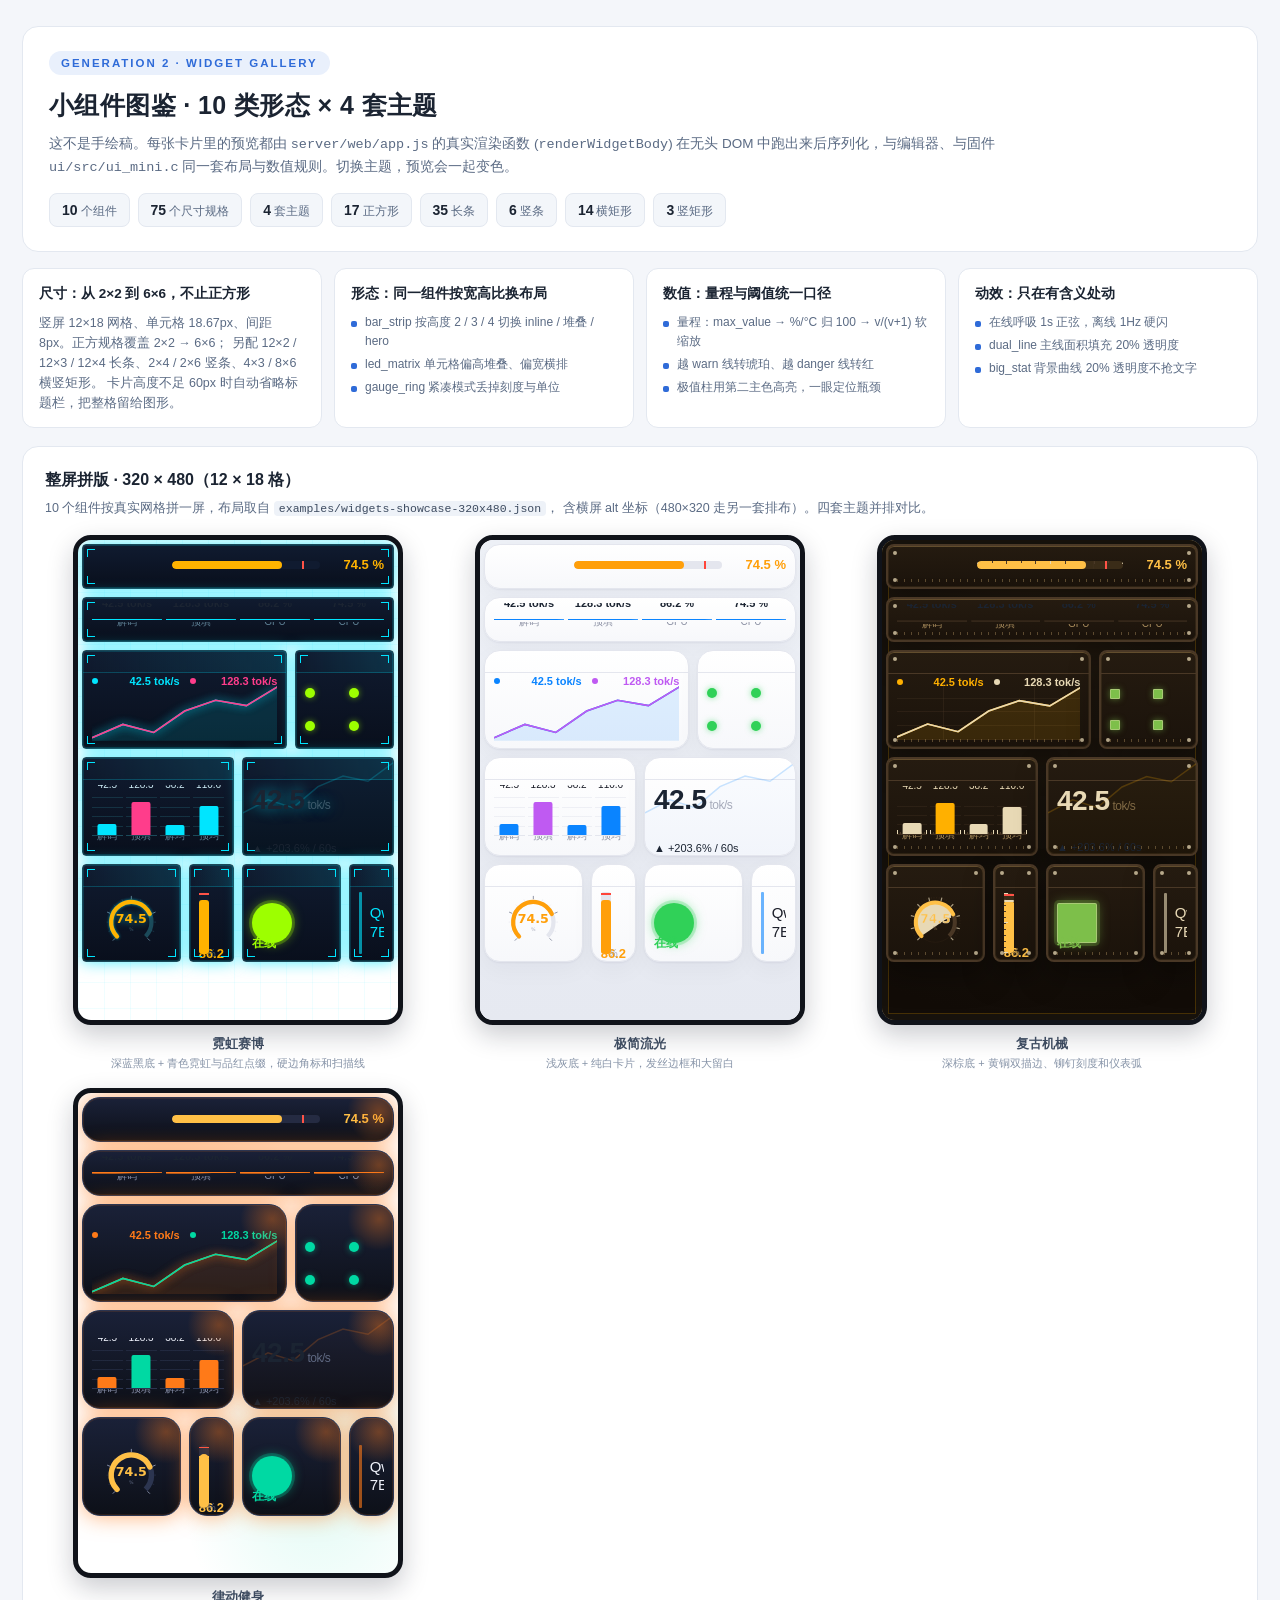
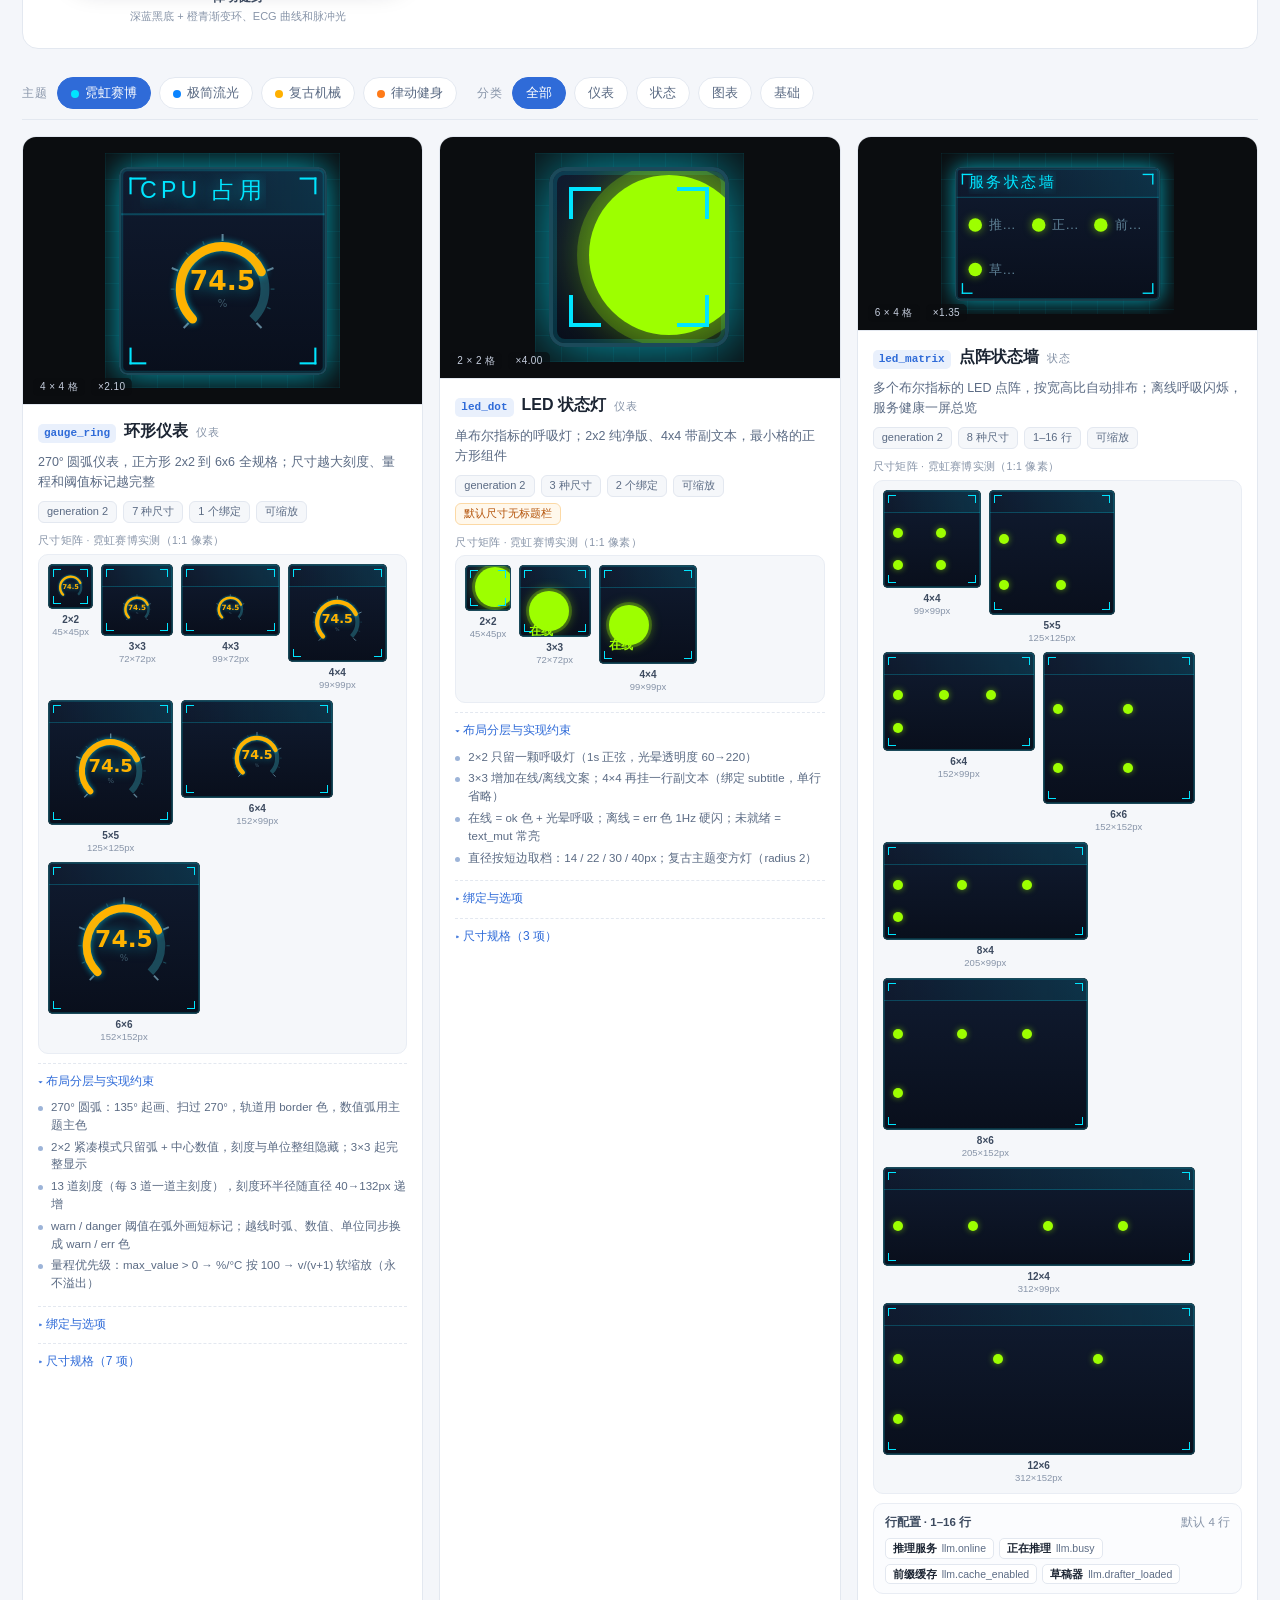
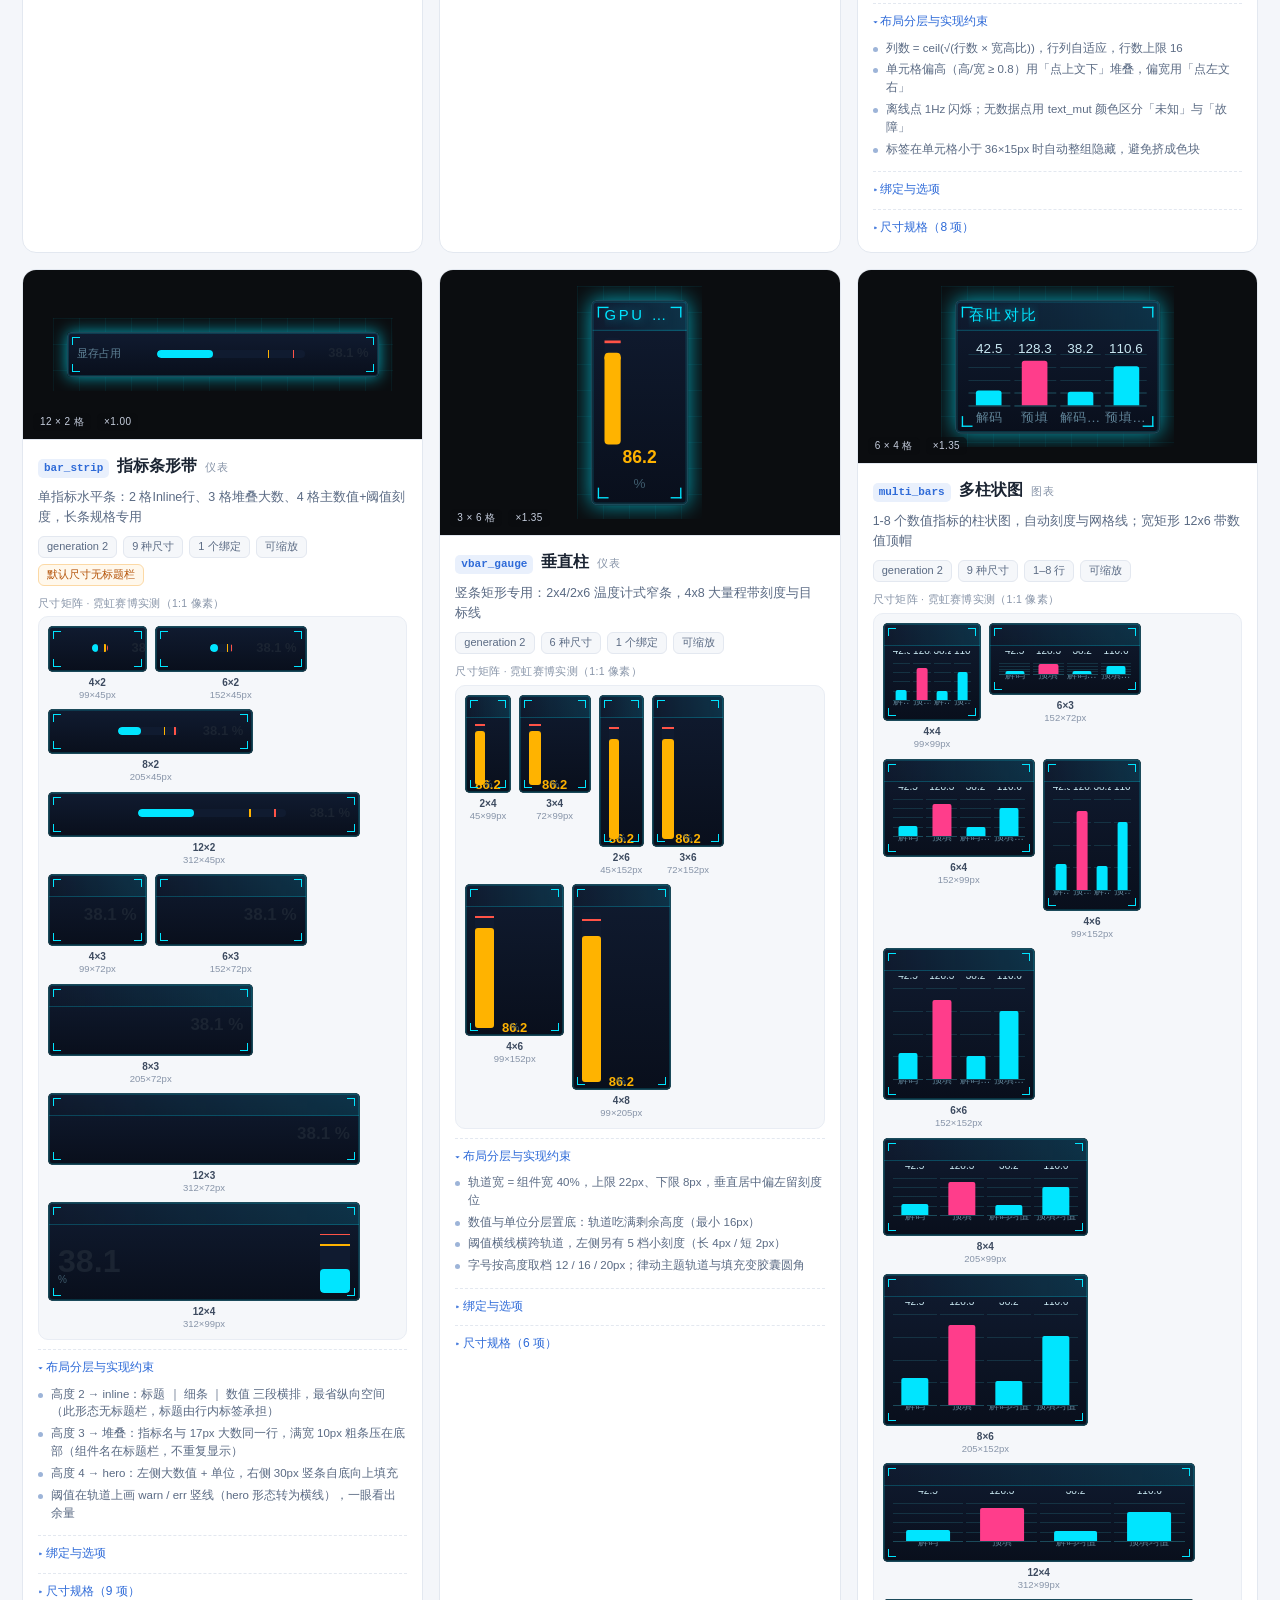
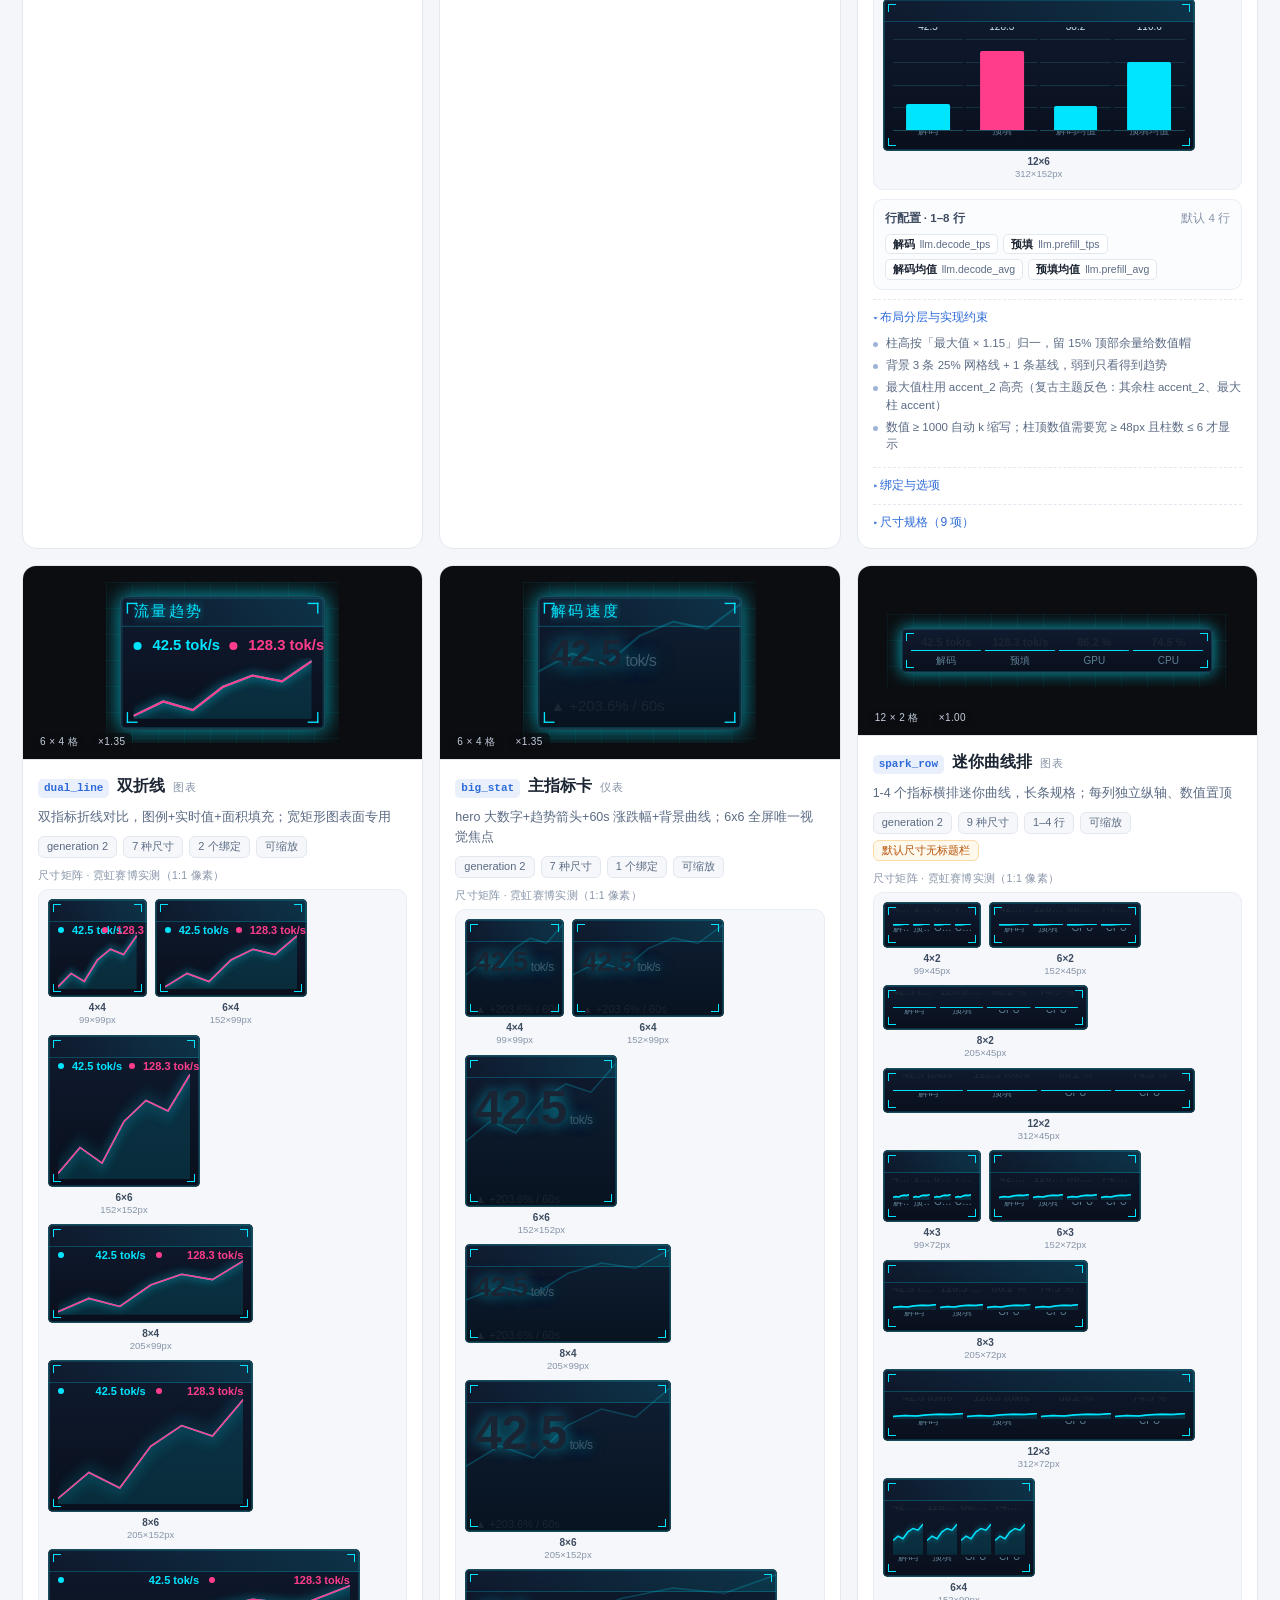
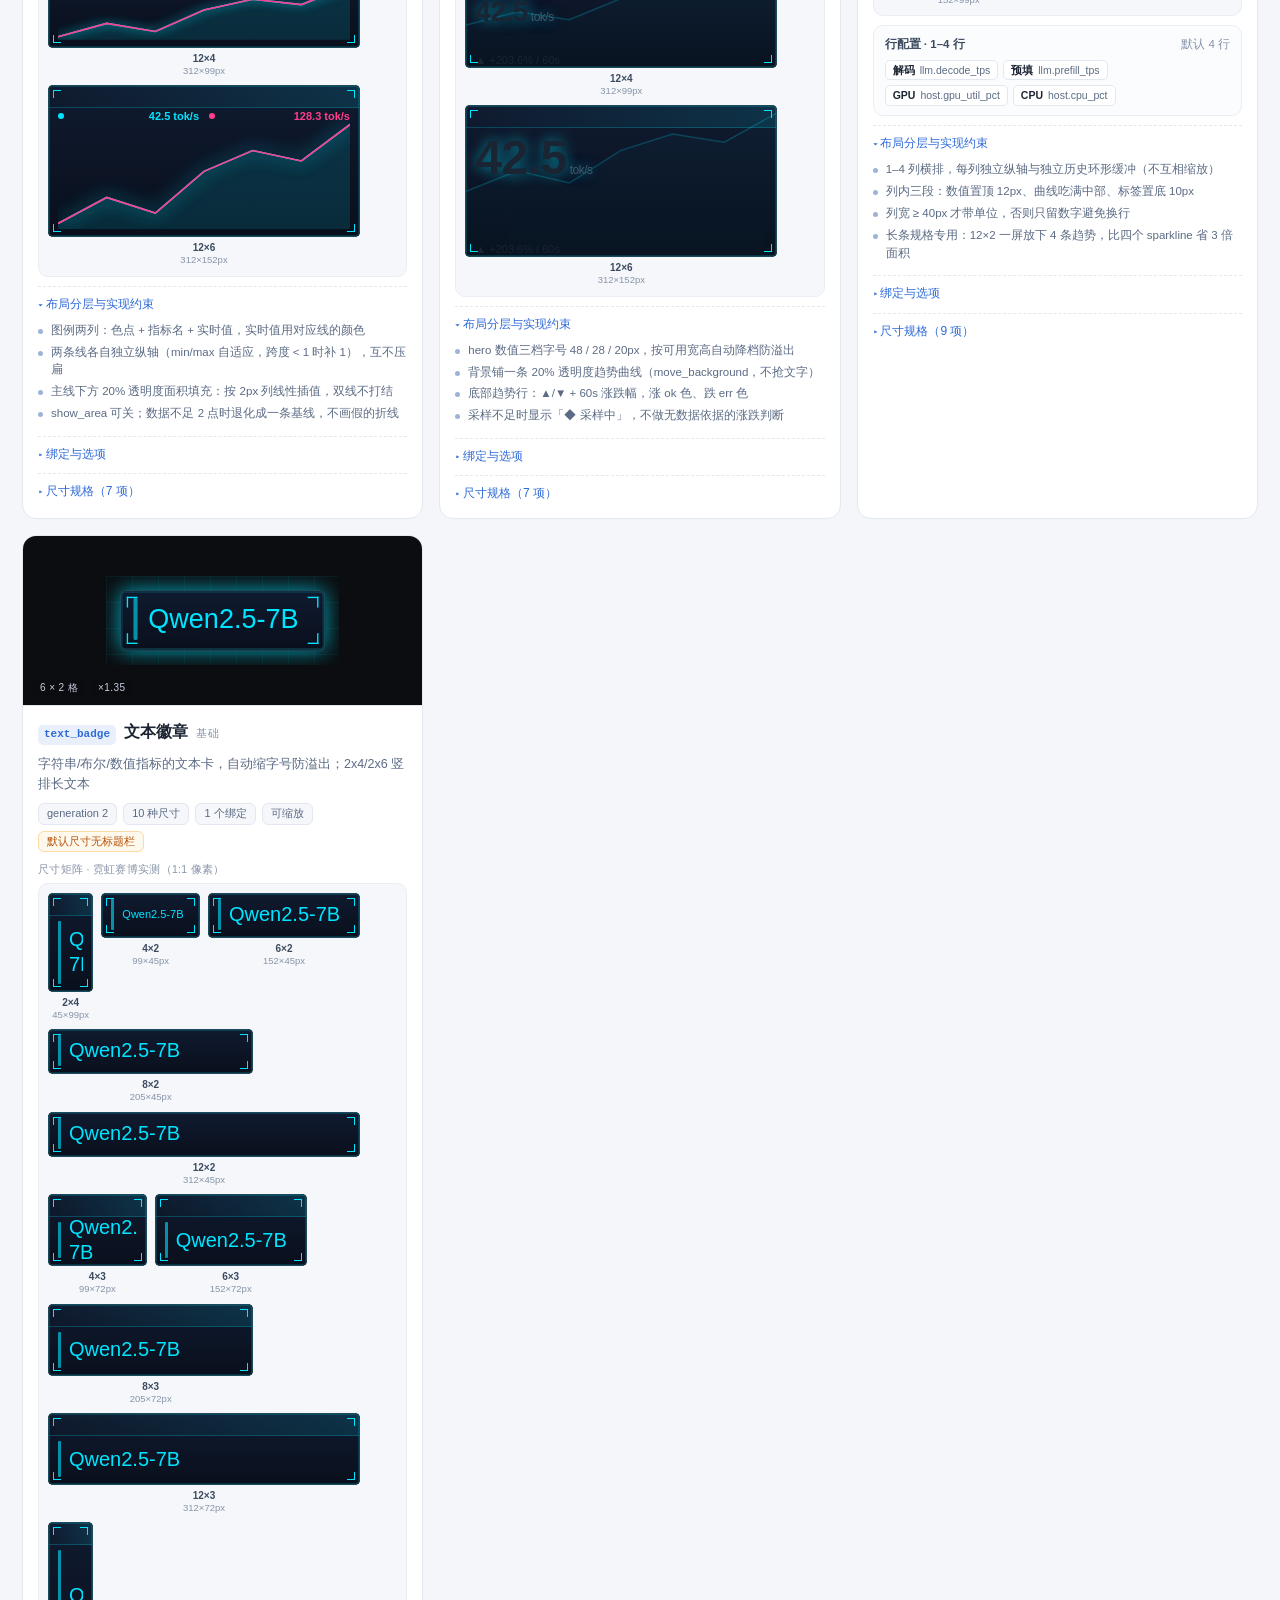
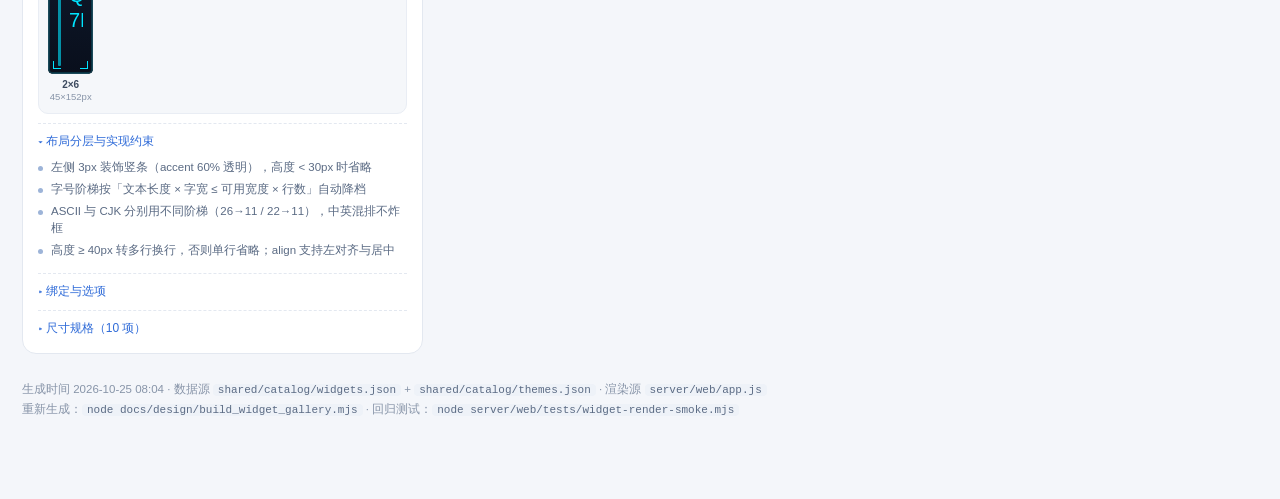
<file: docs/design/widget-gallery-v2.html>
<!DOCTYPE html>
<html lang="zh-CN">
<head>
<meta charset="utf-8">
<meta name="viewport" content="width=device-width, initial-scale=1">
<title>小组件图鉴 · generation 2（10 类 × 4 主题）</title>
<style>
:root {
  --bg: #f5f6f8;
  --surface: #ffffff;
  --surface-2: #f8f9fb;
  --border: #e6e8ec;
  --text: #1f2937;
  --dim: #6b7280;
  --muted: #98a1af;
  --accent: #2563eb;
  --accent-2: #7c3aed;
  --ok: #16a34a;
  --warn: #d97706;
  --err: #dc2626;
  --radius: 10px;
  --surface-grad-from: var(--surface);
  --surface-grad-to: var(--surface);
  --bw: 1px;
  --corner-len: 0px;
  --glow: var(--accent);
  --glow-opa: 0%;
  --tracking: 0px;
  --topbar-h: 64px;
  --devicebar-h: 48px;
  --panel-w: 220px;
  --inspector-w: 280px;
}

* { box-sizing: border-box; }
html, body { height: 100%; }
body {
  margin: 0;
  background: var(--bg);
  color: var(--text);
  font-family: "Microsoft YaHei UI", "PingFang SC", "Segoe UI", system-ui, -apple-system, sans-serif;
  font-size: 14px;
}
a { color: inherit; text-decoration: none; }
a.btn { display: inline-flex; align-items: center; gap: 4px; }
button, select, input { font: inherit; color: inherit; }

.topbar {
  height: var(--topbar-h);
  display: flex;
  align-items: center;
  justify-content: space-between;
  gap: 12px;
  padding: 0 24px;
  border-bottom: 1px solid var(--border);
  background: rgba(255, 255, 255, .96);
  position: sticky;
  top: 0;
  z-index: 20;
}
.brand { font-weight: 600; letter-spacing: .2px; display: flex; align-items: center; gap: 9px; font-size: 16px; }
.brand-dot {
  width: 24px; height: 24px; border-radius: 8px;
  background: linear-gradient(135deg, #2563eb, #22b8cf);
  display: flex; align-items: center; justify-content: center;
  box-shadow: none;
}
.brand-dot::after { content: "▦"; color: #fff; font-size: 12px; line-height: 1; }
.brand-ver { color: var(--muted); font-weight: 400; font-size: 11px; }
.toolbar { display: flex; align-items: center; gap: 10px; }
.profile-label { color: var(--dim); font-size: 12px; display: flex; align-items: center; gap: 6px; }
select, input {
  background: var(--surface);
  border: 1px solid var(--border);
  border-radius: 8px;
  padding: 6px 8px;
  outline: none;
}
select:focus, input:focus { border-color: var(--accent); }
.btn {
  border: 1px solid var(--border);
  background: var(--surface);
  padding: 7px 12px;
  border-radius: 9px;
  cursor: pointer;
}
.btn:hover { border-color: #cbd5e1; background: #fbfcfe; }
.btn:disabled { opacity: .6; cursor: default; }
.btn.primary { background: var(--accent); border-color: var(--accent); color: #fff; font-weight: 600; }
.btn.primary:hover { background: #1d4ed8; }
.btn.ghost { background: transparent; }
.btn.danger { background: transparent; border-color: rgba(220, 38, 38, .35); color: var(--err); }
.conn { font-size: 12px; color: var(--dim); display: flex; align-items: center; gap: 6px; }
.conn::before { content: ""; width: 7px; height: 7px; border-radius: 50%; background: var(--warn); }
.conn.online::before { background: var(--ok); }
.conn.offline::before { background: var(--err); }

.devicebar {
  height: var(--devicebar-h);
  display: flex;
  align-items: center;
  justify-content: space-between;
  gap: 12px;
  padding: 0 24px;
  border-bottom: 1px solid var(--border);
  background: var(--surface);
  position: sticky;
  top: var(--topbar-h);
  z-index: 19;
}
.devicebar-left, .devicebar-right { display: flex; align-items: center; gap: 8px; min-width: 0; }
.devicebar-right { color: var(--muted); font-size: 11px; white-space: nowrap; }
.devicebar-right code {
  color: var(--dim); font-size: 11px; background: var(--surface-2);
  border: 1px solid var(--border); border-radius: 6px; padding: 3px 7px;
  max-width: 260px; overflow: hidden; text-overflow: ellipsis;
}
.devicebar .profile-label select { min-width: 190px; max-width: 300px; }
.device-status { font-size: 11px; color: var(--muted); display: flex; align-items: center; gap: 5px; white-space: nowrap; }
.device-status::before { content: ""; width: 7px; height: 7px; border-radius: 50%; background: var(--muted); }
.device-status.online { color: var(--ok); }
.device-status.online::before { background: var(--ok); box-shadow: 0 0 6px var(--ok); }
.device-status.offline { color: var(--err); }
.device-status.offline::before { background: var(--err); }

.workspace {
  display: grid;
  grid-template-columns: var(--panel-w) minmax(0, 1fr) var(--inspector-w);
  gap: 16px;
  padding: 20px 24px;
  height: calc(100vh - var(--topbar-h) - var(--devicebar-h));
}
.side-panel {
  background: var(--surface);
  border: 1px solid var(--border);
  border-radius: 14px;
  padding: 14px;
  overflow: auto;
  box-shadow: 0 1px 2px rgba(16, 24, 40, .03);
}
.panel-head { display: flex; align-items: center; justify-content: space-between; margin-bottom: 10px; }
.panel-head h2 { font-size: 13px; margin: 0; letter-spacing: .4px; }
.muted { color: var(--muted); font-size: 12px; }
.palette { display: flex; flex-direction: column; gap: 8px; }
.palette-item {
  border: 1px solid var(--border);
  background: var(--surface-2);
  border-radius: 10px;
  padding: 10px;
  cursor: grab;
}
.palette-item:hover { border-color: var(--accent); }
.palette-item strong { display: block; font-size: 13px; margin-bottom: 2px; }
.palette-item span { color: var(--muted); font-size: 11px; line-height: 1.35; }
.panel-note { color: var(--muted); font-size: 11px; margin-top: 12px; line-height: 1.5; }

/* min-height:0 很关键：grid item 默认 min-height:auto，会被画布内容撑高，
   canvas-scroll 的 clientHeight 随之变大，fitCanvas 就会一次次把画布放大。 */
.stage { min-width: 0; min-height: 0; display: flex; flex-direction: column; gap: 8px; }
.stage-head { display: flex; justify-content: space-between; align-items: center; color: var(--dim); font-size: 12px; }
.dirty { color: var(--warn); margin-left: 10px; }
.hidden { display: none !important; }

.stage-note { display: flex; align-items: center; justify-content: space-between; gap: 8px; flex-wrap: wrap; }

.canvas-scroll {
  flex: 1;
  min-height: 0;
  overflow: auto;
  display: flex;
  align-items: flex-start;
  justify-content: center;
  padding: 16px;
  background: #eef1f5;
  border: 1px solid var(--border);
  border-radius: 14px;
}
.canvas-wrap { position: relative; flex: none; }
.canvas {
  position: absolute;
  left: 0;
  top: 0;
  transform-origin: top left;
  background-color: var(--bg);
  border: 1px solid var(--border);
  border-radius: 14px;
  overflow: hidden;
  box-shadow: 0 14px 40px rgba(15, 23, 42, .18);
}
.canvas::before {
  content: "";
  position: absolute;
  inset: 0;
  pointer-events: none;
  background-image:
    linear-gradient(to right, rgba(255, 255, 255, .035) 1px, transparent 1px),
    linear-gradient(to bottom, rgba(255, 255, 255, .035) 1px, transparent 1px);
  background-size: var(--grid-x, 24px) var(--grid-y, 24px);
  background-position: var(--grid-offset-x, 8px) var(--grid-offset-y, 8px);
}
.empty-hint {
  position: absolute;
  inset: 0;
  display: flex;
  align-items: center;
  justify-content: center;
  color: var(--muted);
  font-size: 13px;
  pointer-events: none;
}

.widget {
  position: absolute;
  background: var(--surface);
  border: 1px solid var(--border);
  border-radius: var(--radius);
  display: flex;
  flex-direction: column;
  overflow: hidden;
  touch-action: none;
}
.widget.selected { border-color: var(--accent); box-shadow: 0 0 0 1px var(--accent), 0 8px 20px color-mix(in srgb, var(--accent) 22%, transparent); }
.widget:hover { border-color: #3a4c66; }
.widget.selected:hover { border-color: var(--accent); }
.widget.dragging { opacity: .88; z-index: 10; }
.widget.invalid { border-color: var(--err); box-shadow: 0 0 0 1px var(--err); }
.widget-resize {
  position: absolute;
  right: 2px;
  bottom: 2px;
  width: 14px;
  height: 14px;
  border-right: 2px solid var(--accent);
  border-bottom: 2px solid var(--accent);
  border-radius: 0 0 3px 0;
  opacity: .35;
  cursor: nwse-resize;
  touch-action: none;
  z-index: 4;
}
.widget.selected .widget-resize,
.widget:hover .widget-resize { opacity: .9; }
.widget.title-hidden .widget-header { display: none; }
.widget-header {
  height: 22px;
  flex: none;
  display: flex;
  align-items: center;
  justify-content: space-between;
  padding: 0 9px;
  cursor: move;
  user-select: none;
  touch-action: none;
  background: rgba(255, 255, 255, .02);
}
.widget-title { color: var(--dim); font-size: 11px; letter-spacing: .3px; white-space: nowrap; overflow: hidden; text-overflow: ellipsis; }
.widget-body { flex: 1; min-height: 0; padding: 5px 9px 7px; display: flex; flex-direction: column; justify-content: center; }

.kpi-value { font-size: 30px; font-weight: 600; line-height: 1; letter-spacing: -.5px; white-space: nowrap; overflow: hidden; text-overflow: ellipsis; }
.kpi-unit { font-size: 12px; color: var(--muted); margin-left: 4px; font-weight: 400; }
.kpi-metric { color: var(--muted); font-size: 10px; margin-top: 6px; white-space: nowrap; overflow: hidden; text-overflow: ellipsis; }

.status-row { display: flex; align-items: center; gap: 8px; min-width: 0; }
.status-dot { width: 9px; height: 9px; border-radius: 50%; background: var(--muted); flex: none; }
.status-dot.on { background: var(--ok); box-shadow: 0 0 8px color-mix(in srgb, var(--ok) 70%, transparent); }
.status-dot.off { background: var(--err); }
.status-model { font-size: 14px; font-weight: 600; white-space: nowrap; overflow: hidden; text-overflow: ellipsis; }
.phase-pill { margin-left: auto; border: 1px solid var(--border); border-radius: 999px; padding: 2px 8px; color: var(--dim); font-size: 10px; white-space: nowrap; }

.spark-top { display: flex; align-items: baseline; justify-content: space-between; }
.spark-value { font-size: 18px; font-weight: 600; }
.spark-svg { width: 100%; height: 42px; margin-top: 4px; display: block; }
.spark-line { fill: none; stroke: var(--accent); stroke-width: 2; vector-effect: non-scaling-stroke; }
.spark-fill { fill: color-mix(in srgb, var(--accent) 13%, transparent); stroke: none; }

.server-grid { display: grid; grid-template-columns: auto 1fr; gap: 5px 10px; font-size: 12px; }
.server-grid .label {
  color: var(--muted);
  max-width: 120px;
  white-space: nowrap;
  overflow: hidden;
  text-overflow: ellipsis;
}
.server-grid .value { text-align: right; white-space: nowrap; overflow: hidden; text-overflow: ellipsis; }

.metric-list-body { justify-content: flex-start; }
.metric-list { display: flex; flex-direction: column; gap: 2px; min-height: 0; overflow: hidden; }
.metric-row {
  display: flex;
  align-items: center;
  gap: 6px;
  min-height: var(--row-h, 22px);
  font-size: var(--list-font, 13px);
}
.metric-dot { width: 8px; height: 8px; border-radius: 50%; background: var(--muted); flex: none; }
.metric-dot.on { background: var(--ok); box-shadow: 0 0 6px rgba(52, 211, 153, .6); }
.metric-dot.off { background: var(--err); }
.metric-label {
  color: var(--muted);
  width: var(--label-w, 60px);
  max-width: 50%;
  flex: none;
  white-space: nowrap;
  overflow: hidden;
  text-overflow: ellipsis;
}
.metric-value { margin-left: auto; white-space: nowrap; overflow: hidden; text-overflow: ellipsis; }
.list-empty { color: var(--muted); font-size: 12px; }

.row-editor-head { display: flex; align-items: center; justify-content: space-between; margin: 14px 0 8px; }
.row-editor-title { font-size: 12px; color: var(--dim); }
.btn.small { padding: 4px 8px; font-size: 11px; }
.row-editor {
  border: 1px solid var(--border);
  border-radius: 10px;
  padding: 8px;
  margin-bottom: 8px;
  background: var(--surface-2);
}
.row-editor-top { display: flex; align-items: center; gap: 4px; margin-bottom: 6px; }
.row-editor-top input { flex: 1; min-width: 0; width: auto; margin-bottom: 0; }
.icon-btn {
  width: 26px;
  height: 26px;
  padding: 0;
  border: 1px solid var(--border);
  background: transparent;
  color: var(--dim);
  border-radius: 6px;
  cursor: pointer;
  flex: none;
}
.icon-btn:disabled { opacity: .3; cursor: default; }
.icon-btn.danger-icon { color: var(--err); }
.row-editor select, .row-editor input[type=text] { margin-bottom: 6px; }
.row-editor > :last-child { margin-bottom: 0; }

.inspector .field { margin-bottom: 12px; }
.inspector label { display: block; color: var(--dim); font-size: 11px; margin-bottom: 4px; }
.inspector input, .inspector select { width: 100%; background: var(--surface-2); border: 1px solid var(--border); border-radius: 8px; padding: 7px 8px; }
.inspector .checkbox-row { display: flex; align-items: center; gap: 8px; color: var(--dim); font-size: 12px; margin-bottom: 0; }
.inspector .checkbox-row input { width: auto; margin: 0; }
.inspector .label-override { margin-top: 6px; font-size: 12px; }
.inspector .danger { margin-top: 18px; width: 100%; }
.inspector .meta { color: var(--muted); font-size: 11px; margin-top: 8px; line-height: 1.5; }

.toast {
  position: fixed;
  left: 50%;
  bottom: 24px;
  transform: translateX(-50%) translateY(20px);
  background: var(--surface-2);
  border: 1px solid var(--border);
  color: var(--text);
  padding: 10px 16px;
  border-radius: 10px;
  opacity: 0;
  pointer-events: none;
  transition: all .2s;
  z-index: 50;
  max-width: 80vw;
}
.toast.show { opacity: 1; transform: translateX(-50%) translateY(0); }

@media (max-width: 1100px) {
  :root { --panel-w: 170px; --inspector-w: 240px; }
}
@media (max-width: 860px) {
  :root { --topbar-h: auto; }
  .topbar { height: auto; flex-wrap: wrap; padding: 8px 12px; }
  .toolbar { flex-wrap: wrap; }
  .conn { display: none; }
  .workspace {
    grid-template-columns: 1fr;
    height: auto;
    padding: 10px;
    gap: 10px;
  }
  .stage { order: -1; }
  /* 必须给固定高度：若只写 max-height，clientHeight 会随画布内容一起变高，
     fitCanvas 每次重算都会把 scale 再放大一点。 */
  .canvas-scroll { height: 70vh; max-height: 70vh; }
  .stage-note { align-items: flex-start; }
  .palette { flex-direction: row; overflow-x: auto; padding-bottom: 4px; }
  .palette-item { min-width: 150px; }
  .side-panel { max-height: none; }
}

/* ---------------- 桌宠 ---------------- */
.pet-body { position: relative; padding: 4px 6px 6px; }
.pet-svg { width: 100%; height: 100%; display: block; overflow: visible; }
.pet-shadow { fill: var(--bg); opacity: .45; }
.pet-head, .pet-torso { fill: var(--accent); transition: fill .25s ease; }
.pet-ear, .pet-tail { fill: var(--accent-2); transition: fill .25s ease; }
.pet-eye { fill: var(--bg); }
.pet-cheek { fill: var(--pink); opacity: .6; }
.pet-mouth { fill: var(--bg); }
.pet-fx {
  fill: var(--dim);
  font: 700 11px/1 "Segoe UI", system-ui, sans-serif;
  text-anchor: middle;
}
.pet-actor { transform-box: fill-box; transform-origin: center bottom; }
.pet-state-idle .pet-actor { animation: pet-bob 2.8s ease-in-out infinite; }
.pet-state-idle .pet-tail { animation: pet-sway 2.2s ease-in-out infinite alternate; transform-box: fill-box; transform-origin: 0 50%; }
.pet-state-idle .pet-eye { animation: pet-blink 4.2s ease-in-out infinite; transform-box: fill-box; transform-origin: center; }
.pet-state-happy .pet-actor { animation: pet-bounce .85s cubic-bezier(.3,1.4,.5,1) infinite; }
.pet-state-happy .pet-tail { animation: pet-wag .32s ease-in-out infinite alternate; transform-box: fill-box; transform-origin: 0 50%; }
.pet-state-happy .pet-mouth { transform: scaleX(1.35); transform-box: fill-box; transform-origin: center; }
.pet-state-busy .pet-actor { animation: pet-shake .32s linear infinite; }
.pet-state-busy .pet-tail { animation: pet-wag .5s ease-in-out infinite alternate; transform-box: fill-box; transform-origin: 0 50%; }
.pet-state-busy .pet-fx { fill: var(--warn); }
.pet-state-alert .pet-actor { animation: pet-shake .15s linear infinite; }
.pet-state-alert .pet-head, .pet-state-alert .pet-torso, .pet-state-alert .pet-eye { fill: var(--err); }
.pet-state-alert .pet-fx { fill: var(--err); animation: pet-pulse .45s ease-in-out infinite alternate; }
.pet-state-sleep .pet-actor { animation: pet-breathe 4.2s ease-in-out infinite; }
.pet-state-sleep .pet-eye { transform: scaleY(.14); transform-box: fill-box; transform-origin: center; }
.pet-state-sleep .pet-fx { animation: pet-float 2.6s ease-in-out infinite; }
.pet-state-offline .pet-head, .pet-state-offline .pet-torso { fill: var(--muted); }
.pet-state-offline .pet-ear, .pet-state-offline .pet-tail { fill: var(--dim); opacity: .45; }
.pet-state-offline .pet-eye { transform: scaleY(.14); transform-box: fill-box; transform-origin: center; }
.pet-state-offline .pet-fx { fill: var(--muted); }
.pet-badge {
  position: absolute;
  left: 8px;
  bottom: 6px;
  padding: 1px 7px;
  border: 1px solid var(--border);
  border-radius: 999px;
  color: var(--dim);
  font-size: 10px;
  line-height: 1.5;
  background: color-mix(in srgb, var(--surface-2) 72%, transparent);
}
.pet-value {
  position: absolute;
  right: 9px;
  bottom: 6px;
  color: var(--muted);
  font-size: 10px;
  line-height: 1.5;
}
.pet-thresholds { display: grid; grid-template-columns: repeat(3, minmax(0, 1fr)); gap: 6px; margin-bottom: 8px; }
.pet-threshold { display: flex; flex-direction: column; gap: 3px; color: var(--dim); font-size: 11px; }
.pet-threshold input { width: 100%; padding: 4px 6px; font-size: 12px; }

@keyframes pet-bob {
  0%, 100% { transform: translateY(0); }
  50% { transform: translateY(-2.5px); }
}
@keyframes pet-bounce {
  0%, 100% { transform: translateY(0) scaleY(1); }
  35% { transform: translateY(-8px) scaleY(1.03); }
  70% { transform: translateY(0) scaleY(.96); }
}
@keyframes pet-shake {
  0%, 100% { transform: translateX(0); }
  25% { transform: translateX(-1.6px); }
  75% { transform: translateX(1.6px); }
}
@keyframes pet-breathe {
  0%, 100% { transform: scale(1); }
  50% { transform: scale(1.035); }
}
@keyframes pet-blink {
  0%, 92%, 100% { transform: scaleY(1); }
  95%, 97% { transform: scaleY(.12); }
}
@keyframes pet-sway {
  from { transform: rotate(-6deg); }
  to { transform: rotate(6deg); }
}
@keyframes pet-wag {
  from { transform: rotate(-18deg); }
  to { transform: rotate(22deg); }
}
@keyframes pet-pulse {
  from { opacity: .45; }
  to { opacity: 1; }
}
@keyframes pet-float {
  0%, 100% { transform: translate(0, 0); opacity: .35; }
  50% { transform: translate(3px, -5px); opacity: 1; }
}

/* ================= generation 2 小组件（mini 系列预览） =================
   颜色全部走主题变量，与固件 theme_tokens 同源；阈值色由 JS 内联覆盖。 */

/* ---- gauge_ring 环形仪表 ---- */
.gauge-svg { width: 100%; height: 100%; display: block; overflow: visible; }
.gauge-track { fill: none; stroke: var(--border); stroke-width: 7; }
.gauge-arc {
  fill: none;
  stroke: var(--accent);
  stroke-width: 7;
  stroke-linecap: round;
  transition: stroke .25s ease;
}
.gauge-tick { stroke: var(--border); stroke-width: 1; }
.gauge-tick.major { stroke: var(--dim); stroke-width: 1.6; }
.gauge-value {
  fill: var(--accent);
  font: 600 21px/1 "Segoe UI", system-ui, sans-serif;
  text-anchor: middle;
  font-variant-numeric: tabular-nums;
}
.gauge-unit {
  fill: var(--muted);
  font: 500 8px/1 "Segoe UI", system-ui, sans-serif;
  text-anchor: middle;
}
.theme-scope[data-theme="vintage-gauge"] .gauge-arc,
.theme-scope[data-theme="vintage-gauge"] .gauge-value { stroke: var(--accent-2); fill: var(--accent-2); }
.theme-scope[data-theme="neon-cyber"] .gauge-arc {
  filter: drop-shadow(0 0 3px color-mix(in srgb, var(--accent) 65%, transparent));
}
.theme-scope[data-theme="neon-cyber"] .gauge-value {
  fill: var(--accent);
  filter: drop-shadow(0 0 6px color-mix(in srgb, var(--accent) 55%, transparent));
}
.theme-scope[data-theme="vital-pulse"] .gauge-arc,
.theme-scope[data-theme="vital-pulse"] .gauge-track { stroke-width: 9; }

/* 复古机械表盘：46 格游丝刻度 + 内表圈 + 黄铜指针（超集 DOM，仅本主题显示） */
.gauge-ticks-fine,
.gauge-bezel,
.gauge-needle { display: none; }
.theme-scope[data-theme="vintage-gauge"] .gauge-tick { display: none; }
.theme-scope[data-theme="vintage-gauge"] .gauge-ticks-fine,
.theme-scope[data-theme="vintage-gauge"] .gauge-bezel,
.theme-scope[data-theme="vintage-gauge"] .gauge-needle { display: inline; }
.theme-scope[data-theme="vintage-gauge"] .gauge-tick-fine {
  stroke: var(--border);
  stroke-width: 1;
  stroke-opacity: .4;
}
.theme-scope[data-theme="vintage-gauge"] .gauge-tick-fine.major {
  stroke: var(--accent-2);
  stroke-width: 2;
  stroke-opacity: .7;
}
.theme-scope[data-theme="vintage-gauge"] .gauge-bezel {
  fill: none;
  stroke: var(--border);
  stroke-width: 1;
  opacity: .3;
}
.theme-scope[data-theme="vintage-gauge"] .gauge-needle {
  transform-box: view-box;
  transform-origin: 50px 52px;
}
.theme-scope[data-theme="vintage-gauge"] .gauge-needle-line {
  stroke: var(--accent-2);
  stroke-width: 1.5;
  stroke-linecap: round;
  stroke-opacity: .9;
}
.theme-scope[data-theme="vintage-gauge"] .gauge-needle-tip { fill: var(--accent-2); }

/* ---- led_dot 呼吸灯 ---- */
.led-body { align-items: center; justify-content: center; gap: 7px; container-type: size; }
.led-dot {
  width: clamp(12px, 44cqmin, 40px);
  height: clamp(12px, 44cqmin, 40px);
  border-radius: 50%;
  background: var(--muted);
  flex: none;
}
.led-dot.on {
  background: var(--ok);
  box-shadow:
    0 0 0 3px color-mix(in srgb, var(--ok) 24%, transparent),
    0 0 12px color-mix(in srgb, var(--ok) 55%, transparent);
  animation: led-breath 1s ease-in-out infinite;
}
.led-dot.off {
  background: var(--err);
  box-shadow: 0 0 0 3px color-mix(in srgb, var(--err) 16%, transparent);
  animation: led-blink 1s steps(2, jump-none) infinite;
}
.led-text { font-size: 12px; font-weight: 600; white-space: nowrap; }
.led-text.on { color: var(--ok); }
.led-text.off { color: var(--err); }
.led-text.unknown { color: var(--muted); }
.led-sub { font-size: 10px; color: var(--muted); max-width: 100%; overflow: hidden; text-overflow: ellipsis; white-space: nowrap; }
.theme-scope[data-theme="vintage-gauge"] .led-dot {
  border-radius: 2px;
  border: 1px solid color-mix(in srgb, var(--accent-2) 40%, transparent);
}
@keyframes led-breath {
  0%, 100% { transform: scale(1); opacity: 1; }
  50% { transform: scale(1.07); opacity: .82; }
}
@keyframes led-blink {
  0%, 100% { opacity: 1; }
  50% { opacity: .35; }
}

/* ---- led_matrix 点阵状态墙 ---- */
.matrix-body { padding: 4px 6px; }
.matrix-grid {
  display: grid;
  gap: 3px 8px;
  width: 100%;
  height: 100%;
  align-content: center;
}
.matrix-cell { display: flex; align-items: center; gap: 5px; min-width: 0; min-height: 0; }
.matrix-dot { width: 10px; height: 10px; border-radius: 50%; flex: none; background: var(--muted); }
.matrix-dot.on { background: var(--ok); box-shadow: 0 0 6px color-mix(in srgb, var(--ok) 55%, transparent); }
.matrix-dot.off { background: var(--err); animation: led-blink 1s steps(2, jump-none) infinite; }
.matrix-label {
  font-size: 10px;
  color: var(--dim);
  min-width: 0;
  white-space: nowrap;
  overflow: hidden;
  text-overflow: ellipsis;
}
.matrix-grid.stack { gap: 2px 6px; }
.matrix-grid.stack .matrix-cell { flex-direction: column; gap: 2px; text-align: center; }
.matrix-grid.stack .matrix-label { width: 100%; text-align: center; }
.theme-scope[data-theme="vintage-gauge"] .matrix-dot {
  border-radius: 1px;
  border: 1px solid color-mix(in srgb, var(--accent-2) 40%, transparent);
}

/* ---- bar_strip 指标条形带 ---- */
.bar-inline { display: flex; align-items: center; gap: 8px; width: 100%; min-width: 0; }
.bar-inline-label {
  width: 28%;
  max-width: 72px;
  min-width: 26px;
  flex: none;
  font-size: 11px;
  color: var(--dim);
  white-space: nowrap;
  overflow: hidden;
  text-overflow: ellipsis;
}
.bar-track {
  position: relative;
  flex: 1;
  min-width: 16px;
  height: 8px;
  border-radius: 999px;
  background: var(--surface-2);
  overflow: hidden;
}
.bar-track.thick { height: 10px; }
.bar-track.vertical { flex: none; width: clamp(18px, 20%, 30px); height: 100%; border-radius: 4px; }
.bar-fill {
  display: block;
  height: 100%;
  min-width: 2px;
  border-radius: 999px;
  background: var(--accent);
  transition: width .25s ease;
}
.bar-fill.vertical {
  position: absolute;
  left: 0;
  bottom: 0;
  width: 100%;
  border-radius: 4px;
  transition: height .25s ease;
}
.bar-mark { position: absolute; top: 0; bottom: 0; width: 1.5px; }
.bar-mark.warn { background: var(--warn); }
.bar-mark.danger { background: var(--err); }
.bar-track.vertical .bar-mark { top: auto; bottom: auto; left: 0; right: 0; width: auto; height: 1.5px; }
.bar-value {
  width: 56px;
  flex: none;
  text-align: right;
  font-size: 13px;
  font-weight: 650;
  font-variant-numeric: tabular-nums;
  white-space: nowrap;
}
.bar-stack { display: flex; flex-direction: column; gap: 5px; width: 100%; }
.bar-stack-top { display: flex; align-items: baseline; justify-content: space-between; gap: 8px; min-width: 0; }
.bar-stack-title { font-size: 11px; color: var(--dim); white-space: nowrap; overflow: hidden; text-overflow: ellipsis; }
.bar-stack-value { font-size: 17px; font-weight: 650; font-variant-numeric: tabular-nums; white-space: nowrap; }
.bar-hero { display: flex; gap: 10px; width: 100%; height: 100%; min-width: 0; container-type: size; }
.bar-hero-left { flex: 1; min-width: 0; display: flex; flex-direction: column; justify-content: center; gap: 1px; }
.bar-hero-title { font-size: 11px; color: var(--dim); white-space: nowrap; overflow: hidden; text-overflow: ellipsis; }
.bar-hero-value {
  font-size: clamp(18px, 11cqw, 34px);
  font-weight: 680;
  line-height: 1.08;
  font-variant-numeric: tabular-nums;
  white-space: nowrap;
}
.bar-hero-unit { font-size: 10px; color: var(--muted); }
/* 复古主题下主色给 accent_2（对齐固件 mini_value_color 的 VINTAGE 分支） */
.theme-scope[data-theme="vintage-gauge"] .bar-fill { background: var(--accent-2); }
.theme-scope[data-theme="vintage-gauge"] .vbar-fill { background: var(--accent-2); }
.theme-scope[data-theme="minimal-air"] .bar-track,
.theme-scope[data-theme="minimal-air"] .vbar-track { background: var(--border); }

/* 复古机械：轨道上沿 11 格刻度 + 内部每 10% 一条细分隔线 */
.theme-scope[data-theme="vintage-gauge"] .bar-track:not(.vertical) {
  background-color: var(--surface-2);
  background-image: repeating-linear-gradient(
    90deg,
    transparent 0 calc(10% - 1px),
    color-mix(in srgb, var(--border) 20%, transparent) calc(10% - 1px) 10%
  );
}
.theme-scope[data-theme="vintage-gauge"] .bar-track:not(.vertical)::before {
  content: "";
  position: absolute;
  left: 0;
  right: 0;
  top: 0;
  height: 3px;
  pointer-events: none;
  background-image:
    linear-gradient(var(--accent-2), var(--accent-2)),
    linear-gradient(var(--accent-2), var(--accent-2)),
    linear-gradient(var(--accent-2), var(--accent-2)),
    repeating-linear-gradient(90deg, var(--border) 0 1px, transparent 1px 20%),
    repeating-linear-gradient(90deg, transparent 0 10%, var(--border) 10% calc(10% + 1px), transparent calc(10% + 1px) 20%);
  background-size: 1px 3px, 1px 3px, 1px 3px, 100% 3px, 100% 2px;
  background-position: 0 0, 50% 0, 100% 0, 0 0, 0 0;
  background-repeat: no-repeat, no-repeat, no-repeat, repeat-x, repeat-x;
}

/* ---- vbar_gauge 垂直柱 ---- */
.vbar-body { align-items: center; gap: 4px; }
.vbar-track {
  position: relative;
  width: clamp(10px, 24%, 22px);
  flex: 1;
  min-height: 16px;
  border-radius: 3px;
  background: var(--surface-2);
}
.vbar-fill {
  position: absolute;
  left: 0;
  right: 0;
  bottom: 0;
  min-height: 2px;
  border-radius: 3px;
  background: var(--accent);
  transition: height .25s ease;
}
.vbar-mark { position: absolute; left: 0; right: 0; height: 1.5px; }
.vbar-mark.warn { background: var(--warn); }
.vbar-mark.danger { background: var(--err); }
.vbar-value { font-size: 13px; font-weight: 650; text-align: center; font-variant-numeric: tabular-nums; white-space: nowrap; }
.vbar-unit { font-size: 10px; color: var(--muted); text-align: center; white-space: nowrap; }
.theme-scope[data-theme="vital-pulse"] .vbar-track,
.theme-scope[data-theme="vital-pulse"] .vbar-fill { border-radius: 999px; }

/* 复古机械：轨道内侧左缘 11 格刻度 + 当前值 2px 液面线 */
.theme-scope[data-theme="vintage-gauge"] .vbar-track::before {
  content: "";
  position: absolute;
  left: 0;
  top: 0;
  bottom: 0;
  width: 5px;
  z-index: 1;
  pointer-events: none;
  background-image:
    linear-gradient(var(--accent-2), var(--accent-2)),
    linear-gradient(var(--accent-2), var(--accent-2)),
    linear-gradient(var(--accent-2), var(--accent-2)),
    repeating-linear-gradient(180deg, var(--border) 0 1px, transparent 1px 10%);
  background-size: 4px 1px, 4px 1px, 4px 1px, 2px 100%;
  background-position: 0 0, 0 50%, 0 100%, 0 0;
  background-repeat: no-repeat, no-repeat, no-repeat, repeat-y;
}
.theme-scope[data-theme="vintage-gauge"] .vbar-fill::after {
  content: "";
  position: absolute;
  left: 0;
  right: 0;
  top: -1px;
  height: 2px;
  border-radius: 1px;
  background: var(--accent-2);
}

/* ---- multi_bars 多柱状图 ---- */
.mbars-body { justify-content: flex-start; }
.mbars { display: flex; gap: 3px; width: 100%; flex: 1; min-width: 0; min-height: 0; }
.mbar-col { flex: 1; min-width: 0; display: flex; flex-direction: column; }
.mbar-cap {
  height: 12px;
  flex: none;
  font-size: 10px;
  text-align: center;
  color: var(--text);
  font-variant-numeric: tabular-nums;
  white-space: nowrap;
  overflow: hidden;
}
.mbar-plot {
  flex: 1;
  min-height: 0;
  position: relative;
  border-bottom: 1px solid var(--border);
  background: repeating-linear-gradient(
    to top,
    transparent 0 calc(25% - 1px),
    color-mix(in srgb, var(--border) 55%, transparent) calc(25% - 1px) 25%
  );
}
.mbar-bar {
  position: absolute;
  bottom: 0;
  left: 50%;
  transform: translateX(-50%);
  width: 62%;
  min-width: 3px;
  border-radius: 2px 2px 0 0;
  background: var(--accent);
  transition: height .25s ease;
}
.mbar-col.max .mbar-bar { background: var(--accent-2); }
.mbar-label {
  height: 12px;
  flex: none;
  font-size: 10px;
  text-align: center;
  color: var(--dim);
  white-space: nowrap;
  overflow: hidden;
  text-overflow: ellipsis;
}
.theme-scope[data-theme="vintage-gauge"] .mbar-bar { background: var(--accent-2); }
.theme-scope[data-theme="vintage-gauge"] .mbar-col.max .mbar-bar { background: var(--accent); }
/* 复古机械：3 条 30% 网格线 + 70% 基线 + 基线 11 格游标尺 */
.theme-scope[data-theme="vintage-gauge"] .mbar-plot {
  border-bottom-color: color-mix(in srgb, var(--border) 70%, transparent);
  background-image: repeating-linear-gradient(
    to top,
    color-mix(in srgb, var(--border) 30%, transparent) 0 1px,
    transparent 1px 25%
  );
}
.theme-scope[data-theme="vintage-gauge"] .mbar-plot::before {
  content: "";
  position: absolute;
  left: 0;
  right: 0;
  bottom: 0;
  height: 4px;
  pointer-events: none;
  background-image:
    linear-gradient(var(--accent-2), var(--accent-2)),
    linear-gradient(var(--accent-2), var(--accent-2)),
    linear-gradient(var(--accent-2), var(--accent-2)),
    repeating-linear-gradient(90deg, var(--border) 0 1px, transparent 1px 10%);
  background-size: 1px 4px, 1px 4px, 1px 4px, 100% 2px;
  background-position: 0 100%, 50% 100%, 100% 100%, 0 100%;
  background-repeat: no-repeat, no-repeat, no-repeat, repeat-x;
}

/* ---- dual_line 双折线 ---- */
.dual-body { justify-content: flex-start; gap: 3px; }
.dual-legend { display: flex; gap: 10px; flex: none; }
.dual-item { display: flex; align-items: center; gap: 4px; flex: 1; min-width: 0; font-size: 10px; color: var(--dim); }
.dual-dot { width: 6px; height: 6px; border-radius: 50%; flex: none; }
.dual-dot.s1 { background: var(--accent); }
.dual-dot.s2 { background: var(--accent-2); }
.dual-name { white-space: nowrap; overflow: hidden; text-overflow: ellipsis; }
.dual-item b { margin-left: auto; font-size: 11px; font-weight: 650; font-variant-numeric: tabular-nums; white-space: nowrap; }
.dual-item.s1 b { color: var(--accent); }
.dual-item.s2 b { color: var(--accent-2); }
.dual-chart { width: 100%; flex: 1; min-height: 0; display: block; }
.dual-line { fill: none; stroke-width: 1.6; vector-effect: non-scaling-stroke; }
.dual-line.s1 { stroke: var(--accent); }
.dual-line.s2 { stroke: var(--accent-2); }
.dual-fill { fill: color-mix(in srgb, var(--accent) 13%, transparent); stroke: none; }
.theme-scope[data-theme="neon-cyber"] .dual-line,
.theme-scope[data-theme="vital-pulse"] .dual-line {
  filter: drop-shadow(0 0 3px color-mix(in srgb, var(--accent) 60%, transparent));
}
/* 复古机械：机械记录纸格线（3 横 + 4 竖，30%） */
.theme-scope[data-theme="vintage-gauge"] .dual-chart {
  background-image:
    repeating-linear-gradient(
      to top,
      color-mix(in srgb, var(--border) 30%, transparent) 0 1px,
      transparent 1px 25%
    ),
    repeating-linear-gradient(
      90deg,
      transparent 0 25%,
      color-mix(in srgb, var(--border) 30%, transparent) 25% calc(25% + 1px),
      transparent calc(25% + 1px) 50%
    );
}

/* ---- big_stat 主指标卡 ---- */
.big-body { position: relative; justify-content: flex-start; overflow: hidden; }
.big-spark { position: absolute; inset: 0; width: 100%; height: 100%; opacity: .22; pointer-events: none; }
.big-spark-line { fill: none; stroke: var(--accent); stroke-width: 1.5; vector-effect: non-scaling-stroke; }
.big-spark-fill { fill: color-mix(in srgb, var(--accent) 10%, transparent); stroke: none; }
.big-value {
  position: relative;
  font-size: 28px;
  font-weight: 700;
  line-height: 1.05;
  letter-spacing: -.5px;
  font-variant-numeric: tabular-nums;
  white-space: nowrap;
}
.big-unit { font-size: 12px; color: var(--muted); font-weight: 500; margin-left: 3px; }
.big-trend { position: relative; margin-top: auto; font-size: 11px; font-variant-numeric: tabular-nums; white-space: nowrap; }
.big-trend.up { color: var(--ok); }
.big-trend.down { color: var(--err); }
.theme-scope[data-theme="vintage-gauge"] .big-value { color: var(--accent-2); }
.theme-scope[data-theme="neon-cyber"] .big-value { text-shadow: 0 0 14px color-mix(in srgb, var(--accent) 55%, transparent); }

/* ---- spark_row 迷你曲线排 ---- */
.srow-body { justify-content: flex-start; gap: 4px; }
.srow { display: flex; gap: 4px; width: 100%; flex: 1; min-width: 0; min-height: 0; }
.srow-col { flex: 1; min-width: 0; display: flex; flex-direction: column; gap: 2px; }
.srow-value {
  height: 14px;
  flex: none;
  font-size: 11px;
  font-weight: 600;
  text-align: center;
  font-variant-numeric: tabular-nums;
  white-space: nowrap;
  overflow: hidden;
  text-overflow: ellipsis;
}
.srow-svg { flex: 1; min-height: 0; width: 100%; display: block; }
.srow-line { fill: none; stroke: var(--accent); stroke-width: 1.5; vector-effect: non-scaling-stroke; }
.srow-fill { fill: color-mix(in srgb, var(--accent) 13%, transparent); stroke: none; }
.srow-label {
  height: 12px;
  flex: none;
  font-size: 10px;
  text-align: center;
  color: var(--dim);
  white-space: nowrap;
  overflow: hidden;
  text-overflow: ellipsis;
}
.theme-scope[data-theme="neon-cyber"] .srow-line,
.theme-scope[data-theme="vital-pulse"] .srow-line {
  filter: drop-shadow(0 0 3px color-mix(in srgb, var(--accent) 60%, transparent));
}
/* 复古机械：凹陷表盘（顶/底细线 + 3 条极淡横格 + 列间分隔） */
.theme-scope[data-theme="vintage-gauge"] .srow-svg {
  border-top: 1px solid color-mix(in srgb, var(--border) 40%, transparent);
  border-bottom: 1px solid color-mix(in srgb, var(--border) 50%, transparent);
  background-image: repeating-linear-gradient(
    to top,
    color-mix(in srgb, var(--border) 15%, transparent) 0 1px,
    transparent 1px 25%
  );
}
.theme-scope[data-theme="vintage-gauge"] .srow-col + .srow-col .srow-svg {
  border-left: 1px solid color-mix(in srgb, var(--border) 20%, transparent);
}

/* ---- text_badge 文本徽章 ---- */
.tbadge-body { justify-content: center; }
.tbadge { display: flex; align-items: center; gap: 8px; width: 100%; height: 100%; min-width: 0; }
.tbadge-bar { width: 3px; align-self: stretch; border-radius: 1px; background: var(--accent); opacity: .6; flex: none; }
.tbadge-text { flex: 1; min-width: 0; color: var(--text); line-height: 1.25; overflow: hidden; }
.tbadge-text.center { text-align: center; }
.tbadge-text.wrap {
  display: -webkit-box;
  -webkit-line-clamp: 4;
  -webkit-box-orient: vertical;
  overflow: hidden;
}
.theme-scope[data-theme="neon-cyber"] .tbadge-text { color: var(--accent); }
.theme-scope[data-theme="vintage-gauge"] .tbadge-bar { background: var(--accent-2); }

/* 组件库分组标题 */
.palette-group {
  font-size: 11px;
  color: var(--muted);
  letter-spacing: .08em;
  margin: 10px 0 2px;
  padding-top: 8px;
  border-top: 1px solid var(--border);
}
.palette-group:first-child { margin-top: 0; padding-top: 0; border-top: none; }

/* ---------------- 连接 / 屏幕设置弹窗 ---------------- */

.modal {
  position: fixed;
  inset: 0;
  z-index: 60;
  display: flex;
  align-items: center;
  justify-content: center;
  padding: 20px;
  background: rgba(3, 6, 10, .72);
}
.modal-card {
  width: min(560px, 100%);
  max-height: calc(100vh - 40px);
  overflow: auto;
  background: var(--surface);
  border: 1px solid var(--border);
  border-radius: 14px;
  padding: 18px;
  box-shadow: 0 24px 60px rgba(0, 0, 0, .55);
}
.modal-head { display: flex; align-items: center; justify-content: space-between; gap: 10px; }
.modal-head h3 { margin: 0; font-size: 15px; letter-spacing: .3px; }
.modal-hint { color: var(--muted); font-size: 12px; line-height: 1.55; margin: 8px 0 14px; }
.form-grid { display: grid; grid-template-columns: 1fr 1fr; gap: 10px 12px; }
.form-grid label { display: flex; flex-direction: column; gap: 5px; color: var(--dim); font-size: 11px; }
.form-grid label.span2 { grid-column: span 2; }
.form-grid label.check { flex-direction: row; align-items: center; gap: 8px; color: var(--dim); font-size: 12px; }
.form-grid input, .form-grid select { width: 100%; background: var(--surface-2); }
.form-grid input[type="checkbox"] { width: auto; }
.modal-actions { display: flex; align-items: center; gap: 8px; margin-top: 16px; flex-wrap: wrap; }
.modal-actions .btn.primary { margin-left: auto; }
.modal-error { color: var(--err); font-size: 12px; flex: 1; min-width: 120px; line-height: 1.4; }
@media (max-width: 760px) {
  .form-grid { grid-template-columns: 1fr; }
  .form-grid label.span2 { grid-column: span 1; }
  .devicebar { height: auto; padding: 8px 12px; flex-wrap: wrap; }
  .devicebar-left { flex-wrap: wrap; }
  .devicebar-right { display: none; }
  .workspace { height: auto; min-height: calc(100vh - var(--topbar-h) - var(--devicebar-h)); grid-template-columns: 1fr; }
}

/* ================= 四套主题皮肤（固定尺寸共用） ================= */

.widget {
  background: linear-gradient(180deg, var(--surface-grad-from, var(--surface)), var(--surface-grad-to, var(--surface)));
  border-width: var(--bw, 1px);
}
.widget-deco { position: absolute; inset: 0; pointer-events: none; overflow: hidden; }
.widget-deco .dc { position: absolute; display: none; }
.kpi-gauge { display: none; }

/* --- 霓虹赛博 --- */
.theme-scope[data-theme="neon-cyber"] .widget {
  box-shadow:
    inset 0 0 0 1px color-mix(in srgb, var(--accent) 16%, transparent),
    0 0 16px color-mix(in srgb, var(--glow) var(--glow-opa), transparent);
}
.theme-scope[data-theme="neon-cyber"] .widget-header {
  background: linear-gradient(90deg, transparent, color-mix(in srgb, var(--accent) 12%, transparent));
  border-bottom: 1px solid color-mix(in srgb, var(--accent) 22%, transparent);
}
.theme-scope[data-theme="neon-cyber"] .widget-title {
  color: var(--accent);
  letter-spacing: calc(1px + var(--tracking));
  text-transform: uppercase;
  text-shadow: 0 0 8px color-mix(in srgb, var(--accent) 60%, transparent);
}
.theme-scope[data-theme="neon-cyber"] .dc.tl,
.theme-scope[data-theme="neon-cyber"] .dc.tr,
.theme-scope[data-theme="neon-cyber"] .dc.bl,
.theme-scope[data-theme="neon-cyber"] .dc.br {
  display: block;
  width: var(--corner-len);
  height: var(--corner-len);
  border-color: var(--accent);
  border-style: solid;
  border-width: 0;
}
.theme-scope[data-theme="neon-cyber"] .dc.tl { left: 4px; top: 4px; border-left-width: 1px; border-top-width: 1px; }
.theme-scope[data-theme="neon-cyber"] .dc.tr { right: 4px; top: 4px; border-right-width: 1px; border-top-width: 1px; }
.theme-scope[data-theme="neon-cyber"] .dc.bl { left: 4px; bottom: 4px; border-left-width: 1px; border-bottom-width: 1px; }
.theme-scope[data-theme="neon-cyber"] .dc.br { right: 4px; bottom: 4px; border-right-width: 1px; border-bottom-width: 1px; }
.theme-scope[data-theme="neon-cyber"] .kpi-value {
  color: var(--accent);
  font-family: Consolas, "Cascadia Code", monospace;
  letter-spacing: 1px;
  text-shadow: 0 0 14px color-mix(in srgb, var(--accent) 55%, transparent);
}
.theme-scope[data-theme="neon-cyber"] .kpi-gauge {
  display: block;
  position: absolute;
  left: 9px;
  right: 9px;
  bottom: 7px;
  height: 5px;
  background: repeating-linear-gradient(90deg, var(--accent) 0 9%, transparent 9% 12%);
  opacity: .45;
  transform-origin: left center;
  animation: theme-scan 2.4s linear infinite;
}
.theme-scope[data-theme="neon-cyber"] .status-dot.on,
.theme-scope[data-theme="neon-cyber"] .metric-dot.on {
  animation: theme-blink 1.6s infinite;
  box-shadow: 0 0 10px var(--ok);
}
.theme-scope[data-theme="neon-cyber"] .spark-line { filter: drop-shadow(0 0 4px color-mix(in srgb, var(--accent) 70%, transparent)); }
.theme-scope[data-theme="neon-cyber"] .server-grid .value { color: var(--accent); font-family: Consolas, monospace; }

/* --- 极简流光 --- */
.theme-scope[data-theme="minimal-air"] .widget {
  box-shadow: 0 1px 2px rgba(20, 24, 50, .05), 0 8px 24px rgba(20, 24, 50, .04);
}
.theme-scope[data-theme="minimal-air"] .widget:hover {
  box-shadow: 0 1px 3px rgba(20, 24, 50, .08), 0 10px 30px rgba(20, 24, 50, .07);
}
.theme-scope[data-theme="minimal-air"] .widget-header { background: transparent; border-bottom: 1px solid var(--border); }
.theme-scope[data-theme="minimal-air"] .widget-title { color: var(--dim); letter-spacing: .06em; text-transform: uppercase; }
.theme-scope[data-theme="minimal-air"] .kpi-value { color: var(--text); font-weight: 650; }
.theme-scope[data-theme="minimal-air"] .kpi-gauge {
  display: block;
  position: absolute;
  left: 9px;
  right: 9px;
  bottom: 7px;
  height: 2px;
  background: linear-gradient(90deg, var(--accent) calc(var(--ratio) * 100%), var(--border) 0);
  opacity: .9;
}
.theme-scope[data-theme="minimal-air"] .status-dot,
.theme-scope[data-theme="minimal-air"] .metric-dot { box-shadow: none; }
.theme-scope[data-theme="minimal-air"] .server-grid .label { color: var(--dim); }
.theme-scope[data-theme="minimal-air"] .server-grid .value { color: var(--text); font-weight: 600; }
.theme-scope[data-theme="minimal-air"] .metric-row + .metric-row { border-top: 1px solid var(--border); }

/* --- 复古机械 --- */
.theme-scope[data-theme="vintage-gauge"] .widget {
  box-shadow:
    inset 0 1px 0 rgba(255, 205, 120, .22),
    inset 0 0 0 1px rgba(255, 205, 120, .08),
    0 14px 30px rgba(0, 0, 0, .35);
}
.theme-scope[data-theme="vintage-gauge"] .widget-header {
  background: transparent;
  border-bottom: 1px solid var(--border);
}
.theme-scope[data-theme="vintage-gauge"] .widget-title {
  color: var(--dim);
  font-family: Consolas, "Cascadia Mono", monospace;
  letter-spacing: calc(1px + var(--tracking));
  text-transform: uppercase;
}
.theme-scope[data-theme="vintage-gauge"] .dc.tl,
.theme-scope[data-theme="vintage-gauge"] .dc.tr,
.theme-scope[data-theme="vintage-gauge"] .dc.bl,
.theme-scope[data-theme="vintage-gauge"] .dc.br {
  display: block;
  width: 4px;
  height: 4px;
  border-radius: 50%;
  background: var(--accent-2);
  opacity: .75;
}
.theme-scope[data-theme="vintage-gauge"] .dc.tl { left: 5px; top: 5px; }
.theme-scope[data-theme="vintage-gauge"] .dc.tr { right: 5px; top: 5px; }
.theme-scope[data-theme="vintage-gauge"] .dc.bl { left: 5px; bottom: 5px; }
.theme-scope[data-theme="vintage-gauge"] .dc.br { right: 5px; bottom: 5px; }
.theme-scope[data-theme="vintage-gauge"] .dc.ticks {
  display: block;
  left: 9px;
  right: 9px;
  bottom: 5px;
  height: 3px;
  background: repeating-linear-gradient(90deg, var(--dim) 0 1px, transparent 1px 7px);
  opacity: .45;
}
.theme-scope[data-theme="vintage-gauge"] .kpi-value {
  color: var(--text);
  font-family: Consolas, "Cascadia Mono", monospace;
  letter-spacing: 2px;
}
.theme-scope[data-theme="vintage-gauge"] .kpi-gauge {
  display: block;
  position: absolute;
  right: 8px;
  top: 8px;
  width: 32px;
  height: 32px;
  border-radius: 50%;
  background: conic-gradient(from 210deg, var(--accent) calc(var(--ratio) * 240deg), rgba(255, 205, 120, .12) 0);
  -webkit-mask: radial-gradient(circle, transparent 56%, #000 57%);
  mask: radial-gradient(circle, transparent 56%, #000 57%);
}
.theme-scope[data-theme="vintage-gauge"] .status-dot { border-radius: 1px; box-shadow: 0 0 0 2px rgba(255, 205, 120, .14); }
.theme-scope[data-theme="vintage-gauge"] .metric-row + .metric-row { border-top: 1px dotted var(--border); }
.theme-scope[data-theme="vintage-gauge"] .server-grid .value { font-family: Consolas, monospace; color: var(--text); }

/* --- 律动健身 --- */
.theme-scope[data-theme="vital-pulse"] .widget {
  box-shadow:
    inset 0 0 0 1px color-mix(in srgb, var(--accent) 12%, transparent),
    0 0 22px color-mix(in srgb, var(--glow) var(--glow-opa), transparent);
}
.theme-scope[data-theme="vital-pulse"] .widget-header { background: transparent; }
.theme-scope[data-theme="vital-pulse"] .widget-title { color: var(--dim); font-weight: 800; letter-spacing: .08em; text-transform: uppercase; }
.theme-scope[data-theme="vital-pulse"] .dc.pulse {
  display: block;
  right: -18px;
  top: -18px;
  width: 64px;
  height: 64px;
  border-radius: 50%;
  background: radial-gradient(circle, color-mix(in srgb, var(--accent) 38%, transparent), transparent 70%);
  animation: theme-pulse 2.6s ease-in-out infinite;
}
.theme-scope[data-theme="vital-pulse"] .kpi-value { color: var(--text); font-weight: 700; }
.theme-scope[data-theme="vital-pulse"] .kpi-gauge {
  display: block;
  position: absolute;
  right: 8px;
  top: 8px;
  width: 34px;
  height: 34px;
  border-radius: 50%;
  background: conic-gradient(from -90deg, var(--accent) calc(var(--ratio) * 360deg), color-mix(in srgb, var(--accent-2) 20%, transparent) 0);
  -webkit-mask: radial-gradient(circle, transparent 58%, #000 59%);
  mask: radial-gradient(circle, transparent 58%, #000 59%);
}
.theme-scope[data-theme="vital-pulse"] .status-dot.on,
.theme-scope[data-theme="vital-pulse"] .metric-dot.on {
  box-shadow: 0 0 0 4px color-mix(in srgb, var(--accent-2) 18%, transparent);
  animation: theme-pulse 2s ease-in-out infinite;
}
.theme-scope[data-theme="vital-pulse"] .spark-line { stroke: var(--accent); filter: drop-shadow(0 0 5px color-mix(in srgb, var(--accent) 65%, transparent)); }
.theme-scope[data-theme="vital-pulse"] .spark-fill { fill: color-mix(in srgb, var(--accent) 18%, transparent); }
.theme-scope[data-theme="vital-pulse"] .server-grid .value { color: var(--accent-2); font-weight: 700; }

@keyframes theme-blink {
  0%, 100% { opacity: 1; }
  50% { opacity: .3; }
}
@keyframes theme-pulse {
  0%, 100% { transform: scale(1); opacity: .55; }
  50% { transform: scale(1.08); opacity: .95; }
}
@keyframes theme-scan {
  from { background-position: 0 0; }
  to { background-position: 24px 0; }
}

/* 桌宠四套造型 */
.pet-variant-blob .pet-ear,
.pet-variant-blob .pet-tail,
.pet-variant-vital-pulse .pet-ear,
.pet-variant-vital-pulse .pet-tail { display: none; }
.pet-variant-neon-cyber .pet-head { fill: var(--accent); }
.pet-variant-neon-cyber .pet-torso {
  fill: var(--surface-2);
  stroke: var(--accent);
  stroke-width: 1;
}
.pet-antenna { stroke: var(--accent); stroke-width: 1.5; }
.pet-antenna-dot { fill: var(--accent); animation: pet-pulse 1.6s ease-in-out infinite alternate; }
.pet-visor { fill: var(--bg); opacity: .5; }
.pet-variant-vintage-gauge .pet-head {
  fill: var(--accent-2);
  stroke: var(--accent);
  stroke-width: 1.2;
}
.pet-gauge {
  fill: none;
  stroke: var(--accent);
  stroke-width: 1.1;
  stroke-dasharray: 3 5;
  opacity: .7;
  animation: pet-spin 12s linear infinite;
  transform-box: fill-box;
  transform-origin: center;
}
.pet-variant-vital-pulse .pet-aura {
  fill: var(--accent-2);
  opacity: .15;
  animation: pet-breathe 2.6s ease-in-out infinite;
  transform-box: fill-box;
  transform-origin: center;
}
.pet-variant-minimal-air .pet-head,
.pet-variant-minimal-air .pet-torso { fill: var(--accent); }
.pet-variant-minimal-air .pet-shadow { opacity: .16; }

@keyframes pet-spin {
  to { transform: rotate(360deg); }
}
@keyframes pet-pulse {
  0%, 100% { opacity: .5; transform: scale(.9); }
  50% { opacity: 1; transform: scale(1.15); }
}

/* 画布级主题底纹，与固件屏幕装饰对应 */
.theme-scope[data-theme="neon-cyber"] {
  background-image:
    linear-gradient(rgba(0, 229, 255, .06) 1px, transparent 1px),
    linear-gradient(90deg, rgba(0, 229, 255, .06) 1px, transparent 1px);
  background-size: 26px 26px;
}
.theme-scope[data-theme="vintage-gauge"] {
  background-image: radial-gradient(120% 80% at 50% 20%, #251b10 0%, #17120c 60%, #120c07 100%);
  box-shadow: inset 0 0 0 6px #17120c, inset 0 0 0 7px rgba(255, 176, 0, .22);
}
.theme-scope[data-theme="vital-pulse"] {
  background-image: radial-gradient(70% 60% at 75% 80%, rgba(0, 217, 163, .12) 0%, transparent 62%),
    radial-gradient(60% 50% at 30% 20%, rgba(255, 122, 24, .10) 0%, transparent 60%);
}
.theme-scope[data-theme="minimal-air"] {
  background-image: linear-gradient(180deg, #eef1f7 0%, #e6e9f1 100%);
}


/* ---------- 图鉴外壳（覆盖编辑器页面级样式） ---------- */
body{
  background:#f4f6fa;color:#1b2432;margin:0;
  font-family:-apple-system,"PingFang SC","Hiragino Sans GB","Microsoft YaHei","Noto Sans SC",sans-serif;
  line-height:1.6;font-size:14px;
}
.wrap{max-width:1480px;margin:0 auto;padding:26px 22px 70px}
.hero{background:#fff;border:1px solid #e3e8f0;border-radius:16px;padding:24px 26px;margin-bottom:16px}
.hero .badge{display:inline-block;font-size:11.5px;letter-spacing:2px;color:#2f6bd8;background:#e9f0fc;border-radius:999px;padding:3px 12px;font-weight:700}
.hero h1{font-size:25px;margin:10px 0 8px;letter-spacing:.4px}
.hero p{color:#5b6b84;font-size:13.5px;max-width:1000px;margin:0}
.hero .stats{display:flex;flex-wrap:wrap;gap:8px;margin-top:14px}
.stat{background:#f3f6fa;border:1px solid #e3e8f0;border-radius:8px;padding:5px 12px;font-size:12px;color:#5b6b84}
.stat b{color:#1b2432;font-size:14px;margin-right:3px}
.rules{display:grid;grid-template-columns:repeat(auto-fit,minmax(258px,1fr));gap:12px;margin-bottom:18px}
.rule{background:#fff;border:1px solid #e3e8f0;border-radius:12px;padding:14px 16px}
.rule h4{font-size:13.5px;margin:0 0 8px}
.rule p{font-size:12.5px;color:#5b6b84;margin:0}
.rule ul{list-style:none;margin:0;padding:0}
.rule li{font-size:12px;color:#5b6b84;padding-left:14px;position:relative;margin-bottom:4px}
.rule li:before{content:"";position:absolute;left:0;top:8px;width:6px;height:6px;border-radius:2px;background:#2f6bd8}
.showcase{background:#fff;border:1px solid #e3e8f0;border-radius:16px;padding:20px 22px 22px;margin-bottom:18px}
.showcase-head h2{font-size:16px;margin:0 0 6px}
.showcase-head p{font-size:12.5px;color:#5b6b84;margin:0 0 16px;max-width:900px}
.showcase-head code{font-size:11.5px;background:#eef2f8;border-radius:4px;padding:1px 5px;color:#3c4a5f}
.screens{display:grid;grid-template-columns:repeat(auto-fit,minmax(320px,1fr));gap:16px;justify-items:center}
.screen-item{margin:0;display:flex;flex-direction:column;gap:9px;align-items:center}
.screen-frame{border-radius:18px;overflow:hidden;border:5px solid #10131a;box-shadow:0 10px 26px rgba(16,24,40,.22);line-height:0}
.screen{position:relative;overflow:hidden}
.screen-item figcaption{display:flex;flex-direction:column;align-items:center;gap:1px;font-size:11px;color:#8794a8;max-width:330px;text-align:center}
.screen-item figcaption b{color:#3c4a5f;font-size:12.5px}
.toolbar{display:flex;flex-wrap:wrap;gap:8px;align-items:center;margin-bottom:16px;position:sticky;top:0;z-index:20;background:rgba(244,246,250,.95);padding:10px 0;border-bottom:1px solid #e3e8f0;backdrop-filter:blur(6px)}
.toolbar .label{font-size:11.5px;color:#8794a8;letter-spacing:.5px;margin-right:2px}
.chip{border:1px solid #e3e8f0;background:#fff;color:#5b6b84;border-radius:999px;padding:5px 13px;font-size:12.5px;cursor:pointer;transition:all .15s}
.chip:hover{border-color:#2f6bd8;color:#2f6bd8}
.chip.on{background:#2f6bd8;border-color:#2f6bd8;color:#fff}
.chip .dot{display:inline-block;width:8px;height:8px;border-radius:50%;margin-right:6px;vertical-align:-1px}
.grid{display:grid;grid-template-columns:repeat(auto-fill,minmax(370px,1fr));gap:16px}
.card{background:#fff;border:1px solid #e3e8f0;border-radius:14px;overflow:hidden;display:flex;flex-direction:column;transition:box-shadow .2s,transform .2s}
.card:hover{box-shadow:0 8px 24px rgba(27,36,50,.10);transform:translateY(-2px)}
.card.hide{display:none}
.prev{position:relative;display:flex;align-items:center;justify-content:center;padding:16px;min-height:170px;background:#0b0d10;border-bottom:1px solid #e3e8f0}
.hero-panel{display:none;background:#0b0d10;border-radius:0;position:relative;overflow:hidden}
body[data-theme="neon-cyber"] .hero-panel[data-theme="neon-cyber"],
body[data-theme="minimal-air"] .hero-panel[data-theme="minimal-air"],
body[data-theme="vintage-gauge"] .hero-panel[data-theme="vintage-gauge"],
body[data-theme="vital-pulse"] .hero-panel[data-theme="vital-pulse"]{display:flex;align-items:center;justify-content:center;padding:14px}
.zoom{position:relative}
.prev-meta{position:absolute;left:10px;bottom:8px;display:flex;gap:6px;font-size:10px;color:#c6cede;letter-spacing:.4px}
.prev-meta span{background:rgba(10,12,16,.62);border-radius:5px;padding:1px 7px}
.cbody{padding:13px 15px 15px;display:flex;flex-direction:column;gap:9px;flex:1}
.tline{display:flex;align-items:baseline;gap:8px;flex-wrap:wrap}
.tid{font-family:Consolas,Menlo,monospace;font-size:11px;color:#2f6bd8;background:#e9f0fc;border-radius:5px;padding:1px 6px;font-weight:700}
.tline h3{font-size:16px;margin:0}
.tline em{font-style:normal;font-size:11px;color:#8794a8;letter-spacing:1px}
.desc{font-size:12.5px;color:#5b6b84;margin:0}
.tags{display:flex;flex-wrap:wrap;gap:6px}
.tag{font-size:11px;border:1px solid #e3e8f0;border-radius:6px;padding:1px 8px;background:#f5f7fa;color:#5b6b84}
.tag-hl{color:#b45309;border-color:#fcd9a5;background:#fff8ec}
.strip-wrap{display:flex;flex-direction:column;gap:5px}
.strip-label{font-size:10.5px;color:#8794a8;letter-spacing:.3px}
.strip{display:flex;flex-wrap:wrap;gap:8px;padding:9px;background:#f5f7fa;border:1px solid #e9edf4;border-radius:10px}
.strip-item{margin:0;display:flex;flex-direction:column;gap:4px;align-items:center}
.strip-canvas{display:block;background:#0b0d10;border-radius:5px;overflow:hidden;line-height:0}
.strip-item figcaption{display:flex;flex-direction:column;align-items:center;font-size:9.5px;color:#8794a8;line-height:1.3}
.strip-item figcaption b{color:#3c4a5f;font-size:10px}
.rows{border:1px solid #e9edf4;border-radius:10px;padding:9px 11px;background:#fbfcfe}
.rows-head{font-size:11.5px;color:#3c4a5f;font-weight:600;margin-bottom:6px;display:flex;justify-content:space-between}
.rows-note{font-weight:400;color:#8794a8}
.rowchips{display:flex;flex-wrap:wrap;gap:5px}
.rowchip{font-size:10.5px;color:#5b6b84;background:#fff;border:1px solid #e3e8f0;border-radius:5px;padding:1px 7px}
.rowchip b{color:#1b2432;margin-right:5px;font-weight:600}
details.spec{border-top:1px dashed #e3e8f0;padding-top:8px}
details.spec summary{font-size:12px;color:#2f6bd8;cursor:pointer;list-style:none;user-select:none}
details.spec summary::-webkit-details-marker{display:none}
details.spec summary:before{content:"▸ ";font-size:10px}
details.spec[open] summary:before{content:"▾ "}
.rules-list{list-style:none;margin:8px 0 0;padding:0}
.rules-list li{font-size:11.5px;color:#5b6b84;padding-left:13px;position:relative;margin-bottom:4px;line-height:1.55}
.rules-list li:before{content:"";position:absolute;left:0;top:7px;width:5px;height:5px;border-radius:50%;background:#9db4d8}
h4.sub{font-size:11.5px;color:#3c4a5f;margin:10px 0 4px}
.none{font-size:11.5px;color:#8794a8;margin:6px 0 0}
.spec-table{width:100%;border-collapse:collapse;font-size:11px;margin-top:4px}
.spec-table th{text-align:left;color:#8794a8;font-weight:600;padding:4px 6px;border-bottom:1px solid #e3e8f0;font-size:10.5px;white-space:nowrap}
.spec-table td{padding:4px 6px;border-bottom:1px solid #f2f5f9;color:#3c4a5f;vertical-align:top}
.spec-table code{font-family:Consolas,Menlo,monospace;font-size:10.5px;color:#2f6bd8}
.spec-table code.dim{color:#8794a8}
.spec-table.compact td{font-size:10.5px}
.ty{font-size:10px;border-radius:4px;padding:0 5px;background:#eef2f8;color:#5b6b84;border:1px solid #e3e8f0}
.req{font-size:10px;color:#b45309}
.shape{font-size:10px;border-radius:4px;padding:0 6px;border:1px solid}
.s-0{color:#0f766e;border-color:#99f6e4;background:#effcf9}
.s-1{color:#b45309;border-color:#fcd9a5;background:#fff8ec}
.s-2{color:#7c3aed;border-color:#ddd0fb;background:#f6f2ff}
.s-3{color:#2563eb;border-color:#c9d9f5;background:#eff4fd}
.s-4{color:#be123c;border-color:#fdc9d4;background:#fff1f4}
.foot{color:#8794a8;font-size:11.5px;margin-top:26px;line-height:1.7}
.foot code{color:#5b6b84;background:#eef2f8;border-radius:4px;padding:0 5px;font-size:11px}
@media (max-width:520px){
  .wrap{padding:14px 12px 50px}
  .grid{grid-template-columns:1fr}
  .prev{min-height:150px;padding:10px}
}

</style>
</head>
<body data-theme="neon-cyber">
<div class="wrap">

  <section class="hero">
    <span class="badge">GENERATION 2 · WIDGET GALLERY</span>
    <h1>小组件图鉴 · 10 类形态 × 4 套主题</h1>
    <p>这不是手绘稿。每张卡片里的预览都由 <code>server/web/app.js</code> 的真实渲染函数
      (<code>renderWidgetBody</code>) 在无头 DOM 中跑出来后序列化，与编辑器、与固件
      <code>ui/src/ui_mini.c</code> 同一套布局与数值规则。切换主题，预览会一起变色。</p>
    <div class="stats">
      <span class="stat"><b>10</b>个组件</span>
      <span class="stat"><b>75</b>个尺寸规格</span>
      <span class="stat"><b>4</b>套主题</span>
      <span class="stat"><b>17</b>正方形</span><span class="stat"><b>35</b>长条</span><span class="stat"><b>6</b>竖条</span><span class="stat"><b>14</b>横矩形</span><span class="stat"><b>3</b>竖矩形</span>
    </div>
  </section>

  <div class="rules">
    <div class="rule">
      <h4>尺寸：从 2×2 到 6×6，不止正方形</h4>
      <p>竖屏 12×18 网格、单元格 18.67px、间距 8px。正方规格覆盖 2×2 → 6×6；
        另配 12×2 / 12×3 / 12×4 长条、2×4 / 2×6 竖条、4×3 / 8×6 横竖矩形。
        卡片高度不足 60px 时自动省略标题栏，把整格留给图形。</p>
    </div>
    <div class="rule">
      <h4>形态：同一组件按宽高比换布局</h4>
      <ul>
        <li>bar_strip 按高度 2 / 3 / 4 切换 inline / 堆叠 / hero</li>
        <li>led_matrix 单元格偏高堆叠、偏宽横排</li>
        <li>gauge_ring 紧凑模式丢掉刻度与单位</li>
      </ul>
    </div>
    <div class="rule">
      <h4>数值：量程与阈值统一口径</h4>
      <ul>
        <li>量程：max_value → %/°C 归 100 → v/(v+1) 软缩放</li>
        <li>越 warn 线转琥珀、越 danger 线转红</li>
        <li>极值柱用第二主色高亮，一眼定位瓶颈</li>
      </ul>
    </div>
    <div class="rule">
      <h4>动效：只在有含义处动</h4>
      <ul>
        <li>在线呼吸 1s 正弦，离线 1Hz 硬闪</li>
        <li>dual_line 主线面积填充 20% 透明度</li>
        <li>big_stat 背景曲线 20% 透明度不抢文字</li>
      </ul>
    </div>
  </div>

  <section class="showcase">
    <div class="showcase-head">
      <h2>整屏拼版 · 320 × 480（12 × 18 格）</h2>
      <p>10 个组件按真实网格拼一屏，布局取自 <code>examples/widgets-showcase-320x480.json</code>，
        含横屏 alt 坐标（480×320 走另一套排布）。四套主题并排对比。</p>
    </div>
    <div class="screens">
<figure class="screen-item">
      <div class="screen-frame"><div class="theme-scope screen" data-theme="neon-cyber" style="--bg:#070B14;--surface:#0B1424;--surface-2:#101B30;--surface-grad-from:#101B30;--surface-grad-to:#090F1C;--border:#1B4A5A;--text:#C9E8F2;--dim:#5F8296;--muted:#3E5A6B;--accent:#00E5FF;--accent-2:#FF3D8B;--cyan:#00E5FF;--ok:#9DFF00;--warn:#FFB300;--err:#FF5347;--pink:#FF78A0;--glow:#00E5FF;--radius:4px;--bw:1px;--corner-len:8px;--glow-opa:70%;--tracking:1px;width:320px;height:480px"><div class="widget title-hidden" style="position:absolute;left:4px;top:4px;width:312px;height:45.333333333333336px;transform:scale(1);transform-origin:top left"><div class="widget-body"><div class="bar-inline"><span class="bar-inline-label">CPU 占用</span><span class="bar-track"><span class="bar-fill" style="width:74.50%;background:var(--warn)"></span><span class="bar-mark warn" style="left:70.00%"></span><span class="bar-mark danger" style="left:88.00%"></span></span><span class="bar-value" style="color:var(--warn)">74.5 %</span></div></div><div class="widget-deco"><i class="dc tl"></i><i class="dc tr"></i><i class="dc bl"></i><i class="dc br"></i><i class="dc ticks"></i><i class="dc pulse"></i></div></div>
<div class="widget title-hidden" style="position:absolute;left:4px;top:57.333333333333336px;width:312px;height:45.333333333333336px;transform:scale(1);transform-origin:top left"><div class="widget-body"><div class="srow"><div class="srow-col"><div class="srow-value">42.5 tok/s</div><svg class="srow-svg" viewBox="0 0 100 30" preserveAspectRatio="none"><polygon class="srow-fill" points="0,30 0.00,16.97 16.67,13.03 33.33,15.39 50.00,9.09 66.67,5.94 83.33,7.52 100.00,2.00 100,30" /><polyline class="srow-line" points="0.00,16.97 16.67,13.03 33.33,15.39 50.00,9.09 66.67,5.94 83.33,7.52 100.00,2.00" /></svg><div class="srow-label">解码</div></div><div class="srow-col"><div class="srow-value">128.3 tok/s</div><svg class="srow-svg" viewBox="0 0 100 30" preserveAspectRatio="none"><polygon class="srow-fill" points="0,30 0.00,16.97 16.67,13.03 33.33,15.39 50.00,9.09 66.67,5.94 83.33,7.52 100.00,2.00 100,30" /><polyline class="srow-line" points="0.00,16.97 16.67,13.03 33.33,15.39 50.00,9.09 66.67,5.94 83.33,7.52 100.00,2.00" /></svg><div class="srow-label">预填</div></div><div class="srow-col"><div class="srow-value">86.2 %</div><svg class="srow-svg" viewBox="0 0 100 30" preserveAspectRatio="none"><polygon class="srow-fill" points="0,30 0.00,16.97 16.67,13.03 33.33,15.39 50.00,9.09 66.67,5.94 83.33,7.52 100.00,2.00 100,30" /><polyline class="srow-line" points="0.00,16.97 16.67,13.03 33.33,15.39 50.00,9.09 66.67,5.94 83.33,7.52 100.00,2.00" /></svg><div class="srow-label">GPU</div></div><div class="srow-col"><div class="srow-value">74.5 %</div><svg class="srow-svg" viewBox="0 0 100 30" preserveAspectRatio="none"><polygon class="srow-fill" points="0,30 0.00,16.97 16.67,13.03 33.33,15.39 50.00,9.09 66.67,5.94 83.33,7.52 100.00,2.00 100,30" /><polyline class="srow-line" points="0.00,16.97 16.67,13.03 33.33,15.39 50.00,9.09 66.67,5.94 83.33,7.52 100.00,2.00" /></svg><div class="srow-label">CPU</div></div></div></div><div class="widget-deco"><i class="dc tl"></i><i class="dc tr"></i><i class="dc bl"></i><i class="dc br"></i><i class="dc ticks"></i><i class="dc pulse"></i></div></div>
<div class="widget" style="position:absolute;left:4px;top:110.66666666666667px;width:205.33333333333334px;height:98.66666666666667px;transform:scale(1);transform-origin:top left"><div class="widget-header"><div class="widget-title">吞吐趋势</div></div><div class="widget-body"><div class="dual-legend"><div class="dual-item s1"><span class="dual-dot s1"></span><span class="dual-name">解码速度</span><b>42.5 tok/s</b></div><div class="dual-item s2"><span class="dual-dot s2"></span><span class="dual-name">预填充速度</span><b>128.3 tok/s</b></div></div><svg class="dual-chart" viewBox="0 0 100 40" preserveAspectRatio="none"><polygon class="dual-fill" points="0,40 0.00,38.00 16.67,28.53 33.33,34.21 50.00,19.05 66.67,11.47 83.33,15.26 100.00,2.00 100,40" /><polyline class="dual-line s1" points="0.00,38.00 16.67,28.53 33.33,34.21 50.00,19.05 66.67,11.47 83.33,15.26 100.00,2.00" /><polyline class="dual-line s2" points="0.00,38.00 16.67,28.53 33.33,34.21 50.00,19.05 66.67,11.47 83.33,15.26 100.00,2.00" /></svg></div><div class="widget-deco"><i class="dc tl"></i><i class="dc tr"></i><i class="dc bl"></i><i class="dc br"></i><i class="dc ticks"></i><i class="dc pulse"></i></div></div>
<div class="widget" style="position:absolute;left:217.33333333333334px;top:110.66666666666667px;width:98.66666666666667px;height:98.66666666666667px;transform:scale(1);transform-origin:top left"><div class="widget-header"><div class="widget-title">服务状态</div></div><div class="widget-body"><div class="matrix-grid" style="grid-template-columns:repeat(2, minmax(0, 1fr));grid-template-rows:repeat(2, minmax(0, 1fr))"><div class="matrix-cell"><span class="matrix-dot on"></span><span class="matrix-label">推理</span></div><div class="matrix-cell"><span class="matrix-dot on"></span><span class="matrix-label">忙碌</span></div><div class="matrix-cell"><span class="matrix-dot on"></span><span class="matrix-label">缓存</span></div><div class="matrix-cell"><span class="matrix-dot on"></span><span class="matrix-label">草稿</span></div></div></div><div class="widget-deco"><i class="dc tl"></i><i class="dc tr"></i><i class="dc bl"></i><i class="dc br"></i><i class="dc ticks"></i><i class="dc pulse"></i></div></div>
<div class="widget" style="position:absolute;left:4px;top:217.33333333333334px;width:152px;height:98.66666666666667px;transform:scale(1);transform-origin:top left"><div class="widget-header"><div class="widget-title">吞吐对比</div></div><div class="widget-body"><div class="mbars"><div class="mbar-col"><div class="mbar-cap">42.5</div><div class="mbar-plot"><div class="mbar-bar" style="height:28.80%"></div></div><div class="mbar-label">解码</div></div><div class="mbar-col max"><div class="mbar-cap">128.3</div><div class="mbar-plot"><div class="mbar-bar" style="height:86.96%"></div></div><div class="mbar-label">预填</div></div><div class="mbar-col"><div class="mbar-cap">38.2</div><div class="mbar-plot"><div class="mbar-bar" style="height:25.89%"></div></div><div class="mbar-label">解均</div></div><div class="mbar-col"><div class="mbar-cap">110.6</div><div class="mbar-plot"><div class="mbar-bar" style="height:74.96%"></div></div><div class="mbar-label">预均</div></div></div></div><div class="widget-deco"><i class="dc tl"></i><i class="dc tr"></i><i class="dc bl"></i><i class="dc br"></i><i class="dc ticks"></i><i class="dc pulse"></i></div></div>
<div class="widget" style="position:absolute;left:164px;top:217.33333333333334px;width:152px;height:98.66666666666667px;transform:scale(1);transform-origin:top left"><div class="widget-header"><div class="widget-title">解码速度</div></div><div class="widget-body"><svg class="big-spark" viewBox="0 0 100 40" preserveAspectRatio="none"><polygon class="big-spark-fill" points="0,40 0.00,22.73 16.67,17.27 33.33,20.55 50.00,11.82 66.67,7.45 83.33,9.64 100.00,2.00 100,40" /><polyline class="big-spark-line" points="0.00,22.73 16.67,17.27 33.33,20.55 50.00,11.82 66.67,7.45 83.33,9.64 100.00,2.00" /></svg><div class="big-value" style="font-size:28px"><span>42.5</span><span class="big-unit">tok/s</span></div><div class="big-trend">▲ +203.6% / 60s</div></div><div class="widget-deco"><i class="dc tl"></i><i class="dc tr"></i><i class="dc bl"></i><i class="dc br"></i><i class="dc ticks"></i><i class="dc pulse"></i></div></div>
<div class="widget" style="position:absolute;left:4px;top:324px;width:98.66666666666667px;height:98.66666666666667px;transform:scale(1);transform-origin:top left"><div class="widget-header"><div class="widget-title">CPU</div></div><div class="widget-body"><svg class="gauge-svg" viewBox="0 0 100 104" preserveAspectRatio="xMidYMid meet"><path class="gauge-track" d="M 26.31 73.69 A 33.5 33.5 0 1 1 73.69 73.69" /><line class="gauge-tick major" x1="23.13" y1="76.87" x2="19.24" y2="80.76" /><line class="gauge-tick" x1="14.89" y1="64.54" x2="12.12" y2="65.69" /><line class="gauge-tick" x1="12.00" y1="50.00" x2="9.00" y2="50.00" /><line class="gauge-tick major" x1="14.89" y1="35.46" x2="9.81" y2="33.35" /><line class="gauge-tick" x1="23.13" y1="23.13" x2="21.01" y2="21.01" /><line class="gauge-tick" x1="35.46" y1="14.89" x2="34.31" y2="12.12" /><line class="gauge-tick major" x1="50.00" y1="12.00" x2="50.00" y2="6.50" /><line class="gauge-tick" x1="64.54" y1="14.89" x2="65.69" y2="12.12" /><line class="gauge-tick" x1="76.87" y1="23.13" x2="78.99" y2="21.01" /><line class="gauge-tick major" x1="85.11" y1="35.46" x2="90.19" y2="33.35" /><line class="gauge-tick" x1="88.00" y1="50.00" x2="91.00" y2="50.00" /><line class="gauge-tick" x1="85.11" y1="64.54" x2="87.88" y2="65.69" /><line class="gauge-tick major" x1="76.87" y1="76.87" x2="80.76" y2="80.76" /><g class="gauge-ticks-fine"><line class="gauge-tick-fine major" x1="23.48" y1="76.52" x2="19.24" y2="80.76" /><line class="gauge-tick-fine" x1="18.53" y1="75.49" x2="16.19" y2="77.38" /><line class="gauge-tick-fine" x1="16.03" y1="72.06" x2="13.52" y2="73.69" /><line class="gauge-tick-fine" x1="13.91" y1="68.39" x2="11.24" y2="69.75" /><line class="gauge-tick-fine" x1="12.19" y1="64.51" x2="9.39" y2="65.59" /><line class="gauge-tick-fine major" x1="13.78" y1="59.71" x2="7.98" y2="61.26" /><line class="gauge-tick-fine" x1="10.00" y1="56.34" x2="7.04" y2="56.80" /><line class="gauge-tick-fine" x1="9.56" y1="52.12" x2="6.56" y2="52.28" /><line class="gauge-tick-fine" x1="9.56" y1="47.88" x2="6.56" y2="47.72" /><line class="gauge-tick-fine" x1="10.00" y1="43.66" x2="7.04" y2="43.20" /><line class="gauge-tick-fine major" x1="13.78" y1="40.29" x2="7.98" y2="38.74" /><line class="gauge-tick-fine" x1="12.19" y1="35.49" x2="9.39" y2="34.41" /><line class="gauge-tick-fine" x1="13.91" y1="31.61" x2="11.24" y2="30.25" /><line class="gauge-tick-fine" x1="16.03" y1="27.94" x2="13.52" y2="26.31" /><line class="gauge-tick-fine" x1="18.53" y1="24.51" x2="16.19" y2="22.62" /><line class="gauge-tick-fine major" x1="23.48" y1="23.48" x2="19.24" y2="19.24" /><line class="gauge-tick-fine" x1="24.51" y1="18.53" x2="22.62" y2="16.19" /><line class="gauge-tick-fine" x1="27.94" y1="16.03" x2="26.31" y2="13.52" /><line class="gauge-tick-fine" x1="31.61" y1="13.91" x2="30.25" y2="11.24" /><line class="gauge-tick-fine" x1="35.49" y1="12.19" x2="34.41" y2="9.39" /><line class="gauge-tick-fine major" x1="40.29" y1="13.78" x2="38.74" y2="7.98" /><line class="gauge-tick-fine" x1="43.66" y1="10.00" x2="43.20" y2="7.04" /><line class="gauge-tick-fine" x1="47.88" y1="9.56" x2="47.72" y2="6.56" /><line class="gauge-tick-fine" x1="52.12" y1="9.56" x2="52.28" y2="6.56" /><line class="gauge-tick-fine" x1="56.34" y1="10.00" x2="56.80" y2="7.04" /><line class="gauge-tick-fine major" x1="59.71" y1="13.78" x2="61.26" y2="7.98" /><line class="gauge-tick-fine" x1="64.51" y1="12.19" x2="65.59" y2="9.39" /><line class="gauge-tick-fine" x1="68.39" y1="13.91" x2="69.75" y2="11.24" /><line class="gauge-tick-fine" x1="72.06" y1="16.03" x2="73.69" y2="13.52" /><line class="gauge-tick-fine" x1="75.49" y1="18.53" x2="77.38" y2="16.19" /><line class="gauge-tick-fine major" x1="76.52" y1="23.48" x2="80.76" y2="19.24" /><line class="gauge-tick-fine" x1="81.47" y1="24.51" x2="83.81" y2="22.62" /><line class="gauge-tick-fine" x1="83.97" y1="27.94" x2="86.48" y2="26.31" /><line class="gauge-tick-fine" x1="86.09" y1="31.61" x2="88.76" y2="30.25" /><line class="gauge-tick-fine" x1="87.81" y1="35.49" x2="90.61" y2="34.41" /><line class="gauge-tick-fine major" x1="86.22" y1="40.29" x2="92.02" y2="38.74" /><line class="gauge-tick-fine" x1="90.00" y1="43.66" x2="92.96" y2="43.20" /><line class="gauge-tick-fine" x1="90.44" y1="47.88" x2="93.44" y2="47.72" /><line class="gauge-tick-fine" x1="90.44" y1="52.12" x2="93.44" y2="52.28" /><line class="gauge-tick-fine" x1="90.00" y1="56.34" x2="92.96" y2="56.80" /><line class="gauge-tick-fine major" x1="86.22" y1="59.71" x2="92.02" y2="61.26" /><line class="gauge-tick-fine" x1="87.81" y1="64.51" x2="90.61" y2="65.59" /><line class="gauge-tick-fine" x1="86.09" y1="68.39" x2="88.76" y2="69.75" /><line class="gauge-tick-fine" x1="83.97" y1="72.06" x2="86.48" y2="73.69" /><line class="gauge-tick-fine" x1="81.47" y1="75.49" x2="83.81" y2="77.38" /><line class="gauge-tick-fine major" x1="76.52" y1="76.52" x2="80.76" y2="80.76" /></g><circle class="gauge-bezel" cx="50" cy="50" r="34.5" /><path class="gauge-arc" style="stroke:var(--warn)" d="M 26.31 73.69 A 33.5 33.5 0 1 1 80.64 36.45" /><g class="gauge-needle" style="transform:rotate(336.15deg)"><line class="gauge-needle-line" x1="65.08" y1="52" x2="77.47" y2="52" /><circle class="gauge-needle-tip" cx="77.47" cy="52" r="2" /></g><text class="gauge-value" style="fill:var(--warn)" x="50" y="51">74.5</text><text class="gauge-unit" x="50" y="64">%</text></svg></div><div class="widget-deco"><i class="dc tl"></i><i class="dc tr"></i><i class="dc bl"></i><i class="dc br"></i><i class="dc ticks"></i><i class="dc pulse"></i></div></div>
<div class="widget" style="position:absolute;left:110.66666666666667px;top:324px;width:45.333333333333336px;height:98.66666666666667px;transform:scale(1);transform-origin:top left"><div class="widget-header"><div class="widget-title">GPU</div></div><div class="widget-body"><div class="vbar-track"><div class="vbar-fill" style="height:86.20%;background:var(--warn)"></div><span class="vbar-mark warn" style="bottom:80.00%"></span><span class="vbar-mark danger" style="bottom:95.00%"></span></div><div class="vbar-value" style="color:var(--warn)">86.2</div><div class="vbar-unit">%</div></div><div class="widget-deco"><i class="dc tl"></i><i class="dc tr"></i><i class="dc bl"></i><i class="dc br"></i><i class="dc ticks"></i><i class="dc pulse"></i></div></div>
<div class="widget" style="position:absolute;left:164px;top:324px;width:98.66666666666667px;height:98.66666666666667px;transform:scale(1);transform-origin:top left"><div class="widget-header"><div class="widget-title">推理服务</div></div><div class="widget-body"><span class="led-dot on"></span><span class="led-text on">在线</span><span class="led-sub">Qwen2.5-7B</span></div><div class="widget-deco"><i class="dc tl"></i><i class="dc tr"></i><i class="dc bl"></i><i class="dc br"></i><i class="dc ticks"></i><i class="dc pulse"></i></div></div>
<div class="widget" style="position:absolute;left:270.6666666666667px;top:324px;width:45.333333333333336px;height:98.66666666666667px;transform:scale(1);transform-origin:top left"><div class="widget-header"><div class="widget-title">阶段</div></div><div class="widget-body"><div class="tbadge"><span class="tbadge-bar"></span><div class="tbadge-text center" style="font-size:15px">Qwen2.5-7B</div></div></div><div class="widget-deco"><i class="dc tl"></i><i class="dc tr"></i><i class="dc bl"></i><i class="dc br"></i><i class="dc ticks"></i><i class="dc pulse"></i></div></div></div></div>
      <figcaption><b>霓虹赛博</b><span>深蓝黑底 + 青色霓虹与品红点缀，硬边角标和扫描线</span></figcaption>
    </figure>
<figure class="screen-item">
      <div class="screen-frame"><div class="theme-scope screen" data-theme="minimal-air" style="--bg:#E9EBF1;--surface:#FFFFFF;--surface-2:#F4F5F8;--surface-grad-from:#FFFFFF;--surface-grad-to:#F7F8FB;--border:#E4E6EE;--text:#1C1F2A;--dim:#8B90A3;--muted:#A6AABA;--accent:#0A84FF;--accent-2:#BF5AF2;--cyan:#32ADE6;--ok:#30D158;--warn:#FF9F0A;--err:#FF453A;--pink:#FF7896;--glow:#0A84FF;--radius:16px;--bw:1px;--corner-len:0px;--glow-opa:0%;--tracking:0px;width:320px;height:480px"><div class="widget title-hidden" style="position:absolute;left:4px;top:4px;width:312px;height:45.333333333333336px;transform:scale(1);transform-origin:top left"><div class="widget-body"><div class="bar-inline"><span class="bar-inline-label">CPU 占用</span><span class="bar-track"><span class="bar-fill" style="width:74.50%;background:var(--warn)"></span><span class="bar-mark warn" style="left:70.00%"></span><span class="bar-mark danger" style="left:88.00%"></span></span><span class="bar-value" style="color:var(--warn)">74.5 %</span></div></div><div class="widget-deco"><i class="dc tl"></i><i class="dc tr"></i><i class="dc bl"></i><i class="dc br"></i><i class="dc ticks"></i><i class="dc pulse"></i></div></div>
<div class="widget title-hidden" style="position:absolute;left:4px;top:57.333333333333336px;width:312px;height:45.333333333333336px;transform:scale(1);transform-origin:top left"><div class="widget-body"><div class="srow"><div class="srow-col"><div class="srow-value">42.5 tok/s</div><svg class="srow-svg" viewBox="0 0 100 30" preserveAspectRatio="none"><polygon class="srow-fill" points="0,30 0.00,16.97 16.67,13.03 33.33,15.39 50.00,9.09 66.67,5.94 83.33,7.52 100.00,2.00 100,30" /><polyline class="srow-line" points="0.00,16.97 16.67,13.03 33.33,15.39 50.00,9.09 66.67,5.94 83.33,7.52 100.00,2.00" /></svg><div class="srow-label">解码</div></div><div class="srow-col"><div class="srow-value">128.3 tok/s</div><svg class="srow-svg" viewBox="0 0 100 30" preserveAspectRatio="none"><polygon class="srow-fill" points="0,30 0.00,16.97 16.67,13.03 33.33,15.39 50.00,9.09 66.67,5.94 83.33,7.52 100.00,2.00 100,30" /><polyline class="srow-line" points="0.00,16.97 16.67,13.03 33.33,15.39 50.00,9.09 66.67,5.94 83.33,7.52 100.00,2.00" /></svg><div class="srow-label">预填</div></div><div class="srow-col"><div class="srow-value">86.2 %</div><svg class="srow-svg" viewBox="0 0 100 30" preserveAspectRatio="none"><polygon class="srow-fill" points="0,30 0.00,16.97 16.67,13.03 33.33,15.39 50.00,9.09 66.67,5.94 83.33,7.52 100.00,2.00 100,30" /><polyline class="srow-line" points="0.00,16.97 16.67,13.03 33.33,15.39 50.00,9.09 66.67,5.94 83.33,7.52 100.00,2.00" /></svg><div class="srow-label">GPU</div></div><div class="srow-col"><div class="srow-value">74.5 %</div><svg class="srow-svg" viewBox="0 0 100 30" preserveAspectRatio="none"><polygon class="srow-fill" points="0,30 0.00,16.97 16.67,13.03 33.33,15.39 50.00,9.09 66.67,5.94 83.33,7.52 100.00,2.00 100,30" /><polyline class="srow-line" points="0.00,16.97 16.67,13.03 33.33,15.39 50.00,9.09 66.67,5.94 83.33,7.52 100.00,2.00" /></svg><div class="srow-label">CPU</div></div></div></div><div class="widget-deco"><i class="dc tl"></i><i class="dc tr"></i><i class="dc bl"></i><i class="dc br"></i><i class="dc ticks"></i><i class="dc pulse"></i></div></div>
<div class="widget" style="position:absolute;left:4px;top:110.66666666666667px;width:205.33333333333334px;height:98.66666666666667px;transform:scale(1);transform-origin:top left"><div class="widget-header"><div class="widget-title">吞吐趋势</div></div><div class="widget-body"><div class="dual-legend"><div class="dual-item s1"><span class="dual-dot s1"></span><span class="dual-name">解码速度</span><b>42.5 tok/s</b></div><div class="dual-item s2"><span class="dual-dot s2"></span><span class="dual-name">预填充速度</span><b>128.3 tok/s</b></div></div><svg class="dual-chart" viewBox="0 0 100 40" preserveAspectRatio="none"><polygon class="dual-fill" points="0,40 0.00,38.00 16.67,28.53 33.33,34.21 50.00,19.05 66.67,11.47 83.33,15.26 100.00,2.00 100,40" /><polyline class="dual-line s1" points="0.00,38.00 16.67,28.53 33.33,34.21 50.00,19.05 66.67,11.47 83.33,15.26 100.00,2.00" /><polyline class="dual-line s2" points="0.00,38.00 16.67,28.53 33.33,34.21 50.00,19.05 66.67,11.47 83.33,15.26 100.00,2.00" /></svg></div><div class="widget-deco"><i class="dc tl"></i><i class="dc tr"></i><i class="dc bl"></i><i class="dc br"></i><i class="dc ticks"></i><i class="dc pulse"></i></div></div>
<div class="widget" style="position:absolute;left:217.33333333333334px;top:110.66666666666667px;width:98.66666666666667px;height:98.66666666666667px;transform:scale(1);transform-origin:top left"><div class="widget-header"><div class="widget-title">服务状态</div></div><div class="widget-body"><div class="matrix-grid" style="grid-template-columns:repeat(2, minmax(0, 1fr));grid-template-rows:repeat(2, minmax(0, 1fr))"><div class="matrix-cell"><span class="matrix-dot on"></span><span class="matrix-label">推理</span></div><div class="matrix-cell"><span class="matrix-dot on"></span><span class="matrix-label">忙碌</span></div><div class="matrix-cell"><span class="matrix-dot on"></span><span class="matrix-label">缓存</span></div><div class="matrix-cell"><span class="matrix-dot on"></span><span class="matrix-label">草稿</span></div></div></div><div class="widget-deco"><i class="dc tl"></i><i class="dc tr"></i><i class="dc bl"></i><i class="dc br"></i><i class="dc ticks"></i><i class="dc pulse"></i></div></div>
<div class="widget" style="position:absolute;left:4px;top:217.33333333333334px;width:152px;height:98.66666666666667px;transform:scale(1);transform-origin:top left"><div class="widget-header"><div class="widget-title">吞吐对比</div></div><div class="widget-body"><div class="mbars"><div class="mbar-col"><div class="mbar-cap">42.5</div><div class="mbar-plot"><div class="mbar-bar" style="height:28.80%"></div></div><div class="mbar-label">解码</div></div><div class="mbar-col max"><div class="mbar-cap">128.3</div><div class="mbar-plot"><div class="mbar-bar" style="height:86.96%"></div></div><div class="mbar-label">预填</div></div><div class="mbar-col"><div class="mbar-cap">38.2</div><div class="mbar-plot"><div class="mbar-bar" style="height:25.89%"></div></div><div class="mbar-label">解均</div></div><div class="mbar-col"><div class="mbar-cap">110.6</div><div class="mbar-plot"><div class="mbar-bar" style="height:74.96%"></div></div><div class="mbar-label">预均</div></div></div></div><div class="widget-deco"><i class="dc tl"></i><i class="dc tr"></i><i class="dc bl"></i><i class="dc br"></i><i class="dc ticks"></i><i class="dc pulse"></i></div></div>
<div class="widget" style="position:absolute;left:164px;top:217.33333333333334px;width:152px;height:98.66666666666667px;transform:scale(1);transform-origin:top left"><div class="widget-header"><div class="widget-title">解码速度</div></div><div class="widget-body"><svg class="big-spark" viewBox="0 0 100 40" preserveAspectRatio="none"><polygon class="big-spark-fill" points="0,40 0.00,22.73 16.67,17.27 33.33,20.55 50.00,11.82 66.67,7.45 83.33,9.64 100.00,2.00 100,40" /><polyline class="big-spark-line" points="0.00,22.73 16.67,17.27 33.33,20.55 50.00,11.82 66.67,7.45 83.33,9.64 100.00,2.00" /></svg><div class="big-value" style="font-size:28px"><span>42.5</span><span class="big-unit">tok/s</span></div><div class="big-trend">▲ +203.6% / 60s</div></div><div class="widget-deco"><i class="dc tl"></i><i class="dc tr"></i><i class="dc bl"></i><i class="dc br"></i><i class="dc ticks"></i><i class="dc pulse"></i></div></div>
<div class="widget" style="position:absolute;left:4px;top:324px;width:98.66666666666667px;height:98.66666666666667px;transform:scale(1);transform-origin:top left"><div class="widget-header"><div class="widget-title">CPU</div></div><div class="widget-body"><svg class="gauge-svg" viewBox="0 0 100 104" preserveAspectRatio="xMidYMid meet"><path class="gauge-track" d="M 26.31 73.69 A 33.5 33.5 0 1 1 73.69 73.69" /><line class="gauge-tick major" x1="23.13" y1="76.87" x2="19.24" y2="80.76" /><line class="gauge-tick" x1="14.89" y1="64.54" x2="12.12" y2="65.69" /><line class="gauge-tick" x1="12.00" y1="50.00" x2="9.00" y2="50.00" /><line class="gauge-tick major" x1="14.89" y1="35.46" x2="9.81" y2="33.35" /><line class="gauge-tick" x1="23.13" y1="23.13" x2="21.01" y2="21.01" /><line class="gauge-tick" x1="35.46" y1="14.89" x2="34.31" y2="12.12" /><line class="gauge-tick major" x1="50.00" y1="12.00" x2="50.00" y2="6.50" /><line class="gauge-tick" x1="64.54" y1="14.89" x2="65.69" y2="12.12" /><line class="gauge-tick" x1="76.87" y1="23.13" x2="78.99" y2="21.01" /><line class="gauge-tick major" x1="85.11" y1="35.46" x2="90.19" y2="33.35" /><line class="gauge-tick" x1="88.00" y1="50.00" x2="91.00" y2="50.00" /><line class="gauge-tick" x1="85.11" y1="64.54" x2="87.88" y2="65.69" /><line class="gauge-tick major" x1="76.87" y1="76.87" x2="80.76" y2="80.76" /><g class="gauge-ticks-fine"><line class="gauge-tick-fine major" x1="23.48" y1="76.52" x2="19.24" y2="80.76" /><line class="gauge-tick-fine" x1="18.53" y1="75.49" x2="16.19" y2="77.38" /><line class="gauge-tick-fine" x1="16.03" y1="72.06" x2="13.52" y2="73.69" /><line class="gauge-tick-fine" x1="13.91" y1="68.39" x2="11.24" y2="69.75" /><line class="gauge-tick-fine" x1="12.19" y1="64.51" x2="9.39" y2="65.59" /><line class="gauge-tick-fine major" x1="13.78" y1="59.71" x2="7.98" y2="61.26" /><line class="gauge-tick-fine" x1="10.00" y1="56.34" x2="7.04" y2="56.80" /><line class="gauge-tick-fine" x1="9.56" y1="52.12" x2="6.56" y2="52.28" /><line class="gauge-tick-fine" x1="9.56" y1="47.88" x2="6.56" y2="47.72" /><line class="gauge-tick-fine" x1="10.00" y1="43.66" x2="7.04" y2="43.20" /><line class="gauge-tick-fine major" x1="13.78" y1="40.29" x2="7.98" y2="38.74" /><line class="gauge-tick-fine" x1="12.19" y1="35.49" x2="9.39" y2="34.41" /><line class="gauge-tick-fine" x1="13.91" y1="31.61" x2="11.24" y2="30.25" /><line class="gauge-tick-fine" x1="16.03" y1="27.94" x2="13.52" y2="26.31" /><line class="gauge-tick-fine" x1="18.53" y1="24.51" x2="16.19" y2="22.62" /><line class="gauge-tick-fine major" x1="23.48" y1="23.48" x2="19.24" y2="19.24" /><line class="gauge-tick-fine" x1="24.51" y1="18.53" x2="22.62" y2="16.19" /><line class="gauge-tick-fine" x1="27.94" y1="16.03" x2="26.31" y2="13.52" /><line class="gauge-tick-fine" x1="31.61" y1="13.91" x2="30.25" y2="11.24" /><line class="gauge-tick-fine" x1="35.49" y1="12.19" x2="34.41" y2="9.39" /><line class="gauge-tick-fine major" x1="40.29" y1="13.78" x2="38.74" y2="7.98" /><line class="gauge-tick-fine" x1="43.66" y1="10.00" x2="43.20" y2="7.04" /><line class="gauge-tick-fine" x1="47.88" y1="9.56" x2="47.72" y2="6.56" /><line class="gauge-tick-fine" x1="52.12" y1="9.56" x2="52.28" y2="6.56" /><line class="gauge-tick-fine" x1="56.34" y1="10.00" x2="56.80" y2="7.04" /><line class="gauge-tick-fine major" x1="59.71" y1="13.78" x2="61.26" y2="7.98" /><line class="gauge-tick-fine" x1="64.51" y1="12.19" x2="65.59" y2="9.39" /><line class="gauge-tick-fine" x1="68.39" y1="13.91" x2="69.75" y2="11.24" /><line class="gauge-tick-fine" x1="72.06" y1="16.03" x2="73.69" y2="13.52" /><line class="gauge-tick-fine" x1="75.49" y1="18.53" x2="77.38" y2="16.19" /><line class="gauge-tick-fine major" x1="76.52" y1="23.48" x2="80.76" y2="19.24" /><line class="gauge-tick-fine" x1="81.47" y1="24.51" x2="83.81" y2="22.62" /><line class="gauge-tick-fine" x1="83.97" y1="27.94" x2="86.48" y2="26.31" /><line class="gauge-tick-fine" x1="86.09" y1="31.61" x2="88.76" y2="30.25" /><line class="gauge-tick-fine" x1="87.81" y1="35.49" x2="90.61" y2="34.41" /><line class="gauge-tick-fine major" x1="86.22" y1="40.29" x2="92.02" y2="38.74" /><line class="gauge-tick-fine" x1="90.00" y1="43.66" x2="92.96" y2="43.20" /><line class="gauge-tick-fine" x1="90.44" y1="47.88" x2="93.44" y2="47.72" /><line class="gauge-tick-fine" x1="90.44" y1="52.12" x2="93.44" y2="52.28" /><line class="gauge-tick-fine" x1="90.00" y1="56.34" x2="92.96" y2="56.80" /><line class="gauge-tick-fine major" x1="86.22" y1="59.71" x2="92.02" y2="61.26" /><line class="gauge-tick-fine" x1="87.81" y1="64.51" x2="90.61" y2="65.59" /><line class="gauge-tick-fine" x1="86.09" y1="68.39" x2="88.76" y2="69.75" /><line class="gauge-tick-fine" x1="83.97" y1="72.06" x2="86.48" y2="73.69" /><line class="gauge-tick-fine" x1="81.47" y1="75.49" x2="83.81" y2="77.38" /><line class="gauge-tick-fine major" x1="76.52" y1="76.52" x2="80.76" y2="80.76" /></g><circle class="gauge-bezel" cx="50" cy="50" r="34.5" /><path class="gauge-arc" style="stroke:var(--warn)" d="M 26.31 73.69 A 33.5 33.5 0 1 1 80.64 36.45" /><g class="gauge-needle" style="transform:rotate(336.15deg)"><line class="gauge-needle-line" x1="65.08" y1="52" x2="77.47" y2="52" /><circle class="gauge-needle-tip" cx="77.47" cy="52" r="2" /></g><text class="gauge-value" style="fill:var(--warn)" x="50" y="51">74.5</text><text class="gauge-unit" x="50" y="64">%</text></svg></div><div class="widget-deco"><i class="dc tl"></i><i class="dc tr"></i><i class="dc bl"></i><i class="dc br"></i><i class="dc ticks"></i><i class="dc pulse"></i></div></div>
<div class="widget" style="position:absolute;left:110.66666666666667px;top:324px;width:45.333333333333336px;height:98.66666666666667px;transform:scale(1);transform-origin:top left"><div class="widget-header"><div class="widget-title">GPU</div></div><div class="widget-body"><div class="vbar-track"><div class="vbar-fill" style="height:86.20%;background:var(--warn)"></div><span class="vbar-mark warn" style="bottom:80.00%"></span><span class="vbar-mark danger" style="bottom:95.00%"></span></div><div class="vbar-value" style="color:var(--warn)">86.2</div><div class="vbar-unit">%</div></div><div class="widget-deco"><i class="dc tl"></i><i class="dc tr"></i><i class="dc bl"></i><i class="dc br"></i><i class="dc ticks"></i><i class="dc pulse"></i></div></div>
<div class="widget" style="position:absolute;left:164px;top:324px;width:98.66666666666667px;height:98.66666666666667px;transform:scale(1);transform-origin:top left"><div class="widget-header"><div class="widget-title">推理服务</div></div><div class="widget-body"><span class="led-dot on"></span><span class="led-text on">在线</span><span class="led-sub">Qwen2.5-7B</span></div><div class="widget-deco"><i class="dc tl"></i><i class="dc tr"></i><i class="dc bl"></i><i class="dc br"></i><i class="dc ticks"></i><i class="dc pulse"></i></div></div>
<div class="widget" style="position:absolute;left:270.6666666666667px;top:324px;width:45.333333333333336px;height:98.66666666666667px;transform:scale(1);transform-origin:top left"><div class="widget-header"><div class="widget-title">阶段</div></div><div class="widget-body"><div class="tbadge"><span class="tbadge-bar"></span><div class="tbadge-text center" style="font-size:15px">Qwen2.5-7B</div></div></div><div class="widget-deco"><i class="dc tl"></i><i class="dc tr"></i><i class="dc bl"></i><i class="dc br"></i><i class="dc ticks"></i><i class="dc pulse"></i></div></div></div></div>
      <figcaption><b>极简流光</b><span>浅灰底 + 纯白卡片，发丝边框和大留白</span></figcaption>
    </figure>
<figure class="screen-item">
      <div class="screen-frame"><div class="theme-scope screen" data-theme="vintage-gauge" style="--bg:#17120C;--surface:#251B10;--surface-2:#3A2C18;--surface-grad-from:#251B10;--surface-grad-to:#1B130B;--border:#4A3826;--text:#E8D9B5;--dim:#A98C5C;--muted:#806A45;--accent:#FFB000;--accent-2:#E8D9B5;--cyan:#8FB7DD;--ok:#7DBF4A;--warn:#FFC046;--err:#FF5347;--pink:#FF9664;--glow:#FFB000;--radius:8px;--bw:2px;--corner-len:0px;--glow-opa:20%;--tracking:2px;width:320px;height:480px"><div class="widget title-hidden" style="position:absolute;left:4px;top:4px;width:312px;height:45.333333333333336px;transform:scale(1);transform-origin:top left"><div class="widget-body"><div class="bar-inline"><span class="bar-inline-label">CPU 占用</span><span class="bar-track"><span class="bar-fill" style="width:74.50%;background:var(--warn)"></span><span class="bar-mark warn" style="left:70.00%"></span><span class="bar-mark danger" style="left:88.00%"></span></span><span class="bar-value" style="color:var(--warn)">74.5 %</span></div></div><div class="widget-deco"><i class="dc tl"></i><i class="dc tr"></i><i class="dc bl"></i><i class="dc br"></i><i class="dc ticks"></i><i class="dc pulse"></i></div></div>
<div class="widget title-hidden" style="position:absolute;left:4px;top:57.333333333333336px;width:312px;height:45.333333333333336px;transform:scale(1);transform-origin:top left"><div class="widget-body"><div class="srow"><div class="srow-col"><div class="srow-value">42.5 tok/s</div><svg class="srow-svg" viewBox="0 0 100 30" preserveAspectRatio="none"><polygon class="srow-fill" points="0,30 0.00,16.97 16.67,13.03 33.33,15.39 50.00,9.09 66.67,5.94 83.33,7.52 100.00,2.00 100,30" /><polyline class="srow-line" points="0.00,16.97 16.67,13.03 33.33,15.39 50.00,9.09 66.67,5.94 83.33,7.52 100.00,2.00" /></svg><div class="srow-label">解码</div></div><div class="srow-col"><div class="srow-value">128.3 tok/s</div><svg class="srow-svg" viewBox="0 0 100 30" preserveAspectRatio="none"><polygon class="srow-fill" points="0,30 0.00,16.97 16.67,13.03 33.33,15.39 50.00,9.09 66.67,5.94 83.33,7.52 100.00,2.00 100,30" /><polyline class="srow-line" points="0.00,16.97 16.67,13.03 33.33,15.39 50.00,9.09 66.67,5.94 83.33,7.52 100.00,2.00" /></svg><div class="srow-label">预填</div></div><div class="srow-col"><div class="srow-value">86.2 %</div><svg class="srow-svg" viewBox="0 0 100 30" preserveAspectRatio="none"><polygon class="srow-fill" points="0,30 0.00,16.97 16.67,13.03 33.33,15.39 50.00,9.09 66.67,5.94 83.33,7.52 100.00,2.00 100,30" /><polyline class="srow-line" points="0.00,16.97 16.67,13.03 33.33,15.39 50.00,9.09 66.67,5.94 83.33,7.52 100.00,2.00" /></svg><div class="srow-label">GPU</div></div><div class="srow-col"><div class="srow-value">74.5 %</div><svg class="srow-svg" viewBox="0 0 100 30" preserveAspectRatio="none"><polygon class="srow-fill" points="0,30 0.00,16.97 16.67,13.03 33.33,15.39 50.00,9.09 66.67,5.94 83.33,7.52 100.00,2.00 100,30" /><polyline class="srow-line" points="0.00,16.97 16.67,13.03 33.33,15.39 50.00,9.09 66.67,5.94 83.33,7.52 100.00,2.00" /></svg><div class="srow-label">CPU</div></div></div></div><div class="widget-deco"><i class="dc tl"></i><i class="dc tr"></i><i class="dc bl"></i><i class="dc br"></i><i class="dc ticks"></i><i class="dc pulse"></i></div></div>
<div class="widget" style="position:absolute;left:4px;top:110.66666666666667px;width:205.33333333333334px;height:98.66666666666667px;transform:scale(1);transform-origin:top left"><div class="widget-header"><div class="widget-title">吞吐趋势</div></div><div class="widget-body"><div class="dual-legend"><div class="dual-item s1"><span class="dual-dot s1"></span><span class="dual-name">解码速度</span><b>42.5 tok/s</b></div><div class="dual-item s2"><span class="dual-dot s2"></span><span class="dual-name">预填充速度</span><b>128.3 tok/s</b></div></div><svg class="dual-chart" viewBox="0 0 100 40" preserveAspectRatio="none"><polygon class="dual-fill" points="0,40 0.00,38.00 16.67,28.53 33.33,34.21 50.00,19.05 66.67,11.47 83.33,15.26 100.00,2.00 100,40" /><polyline class="dual-line s1" points="0.00,38.00 16.67,28.53 33.33,34.21 50.00,19.05 66.67,11.47 83.33,15.26 100.00,2.00" /><polyline class="dual-line s2" points="0.00,38.00 16.67,28.53 33.33,34.21 50.00,19.05 66.67,11.47 83.33,15.26 100.00,2.00" /></svg></div><div class="widget-deco"><i class="dc tl"></i><i class="dc tr"></i><i class="dc bl"></i><i class="dc br"></i><i class="dc ticks"></i><i class="dc pulse"></i></div></div>
<div class="widget" style="position:absolute;left:217.33333333333334px;top:110.66666666666667px;width:98.66666666666667px;height:98.66666666666667px;transform:scale(1);transform-origin:top left"><div class="widget-header"><div class="widget-title">服务状态</div></div><div class="widget-body"><div class="matrix-grid" style="grid-template-columns:repeat(2, minmax(0, 1fr));grid-template-rows:repeat(2, minmax(0, 1fr))"><div class="matrix-cell"><span class="matrix-dot on"></span><span class="matrix-label">推理</span></div><div class="matrix-cell"><span class="matrix-dot on"></span><span class="matrix-label">忙碌</span></div><div class="matrix-cell"><span class="matrix-dot on"></span><span class="matrix-label">缓存</span></div><div class="matrix-cell"><span class="matrix-dot on"></span><span class="matrix-label">草稿</span></div></div></div><div class="widget-deco"><i class="dc tl"></i><i class="dc tr"></i><i class="dc bl"></i><i class="dc br"></i><i class="dc ticks"></i><i class="dc pulse"></i></div></div>
<div class="widget" style="position:absolute;left:4px;top:217.33333333333334px;width:152px;height:98.66666666666667px;transform:scale(1);transform-origin:top left"><div class="widget-header"><div class="widget-title">吞吐对比</div></div><div class="widget-body"><div class="mbars"><div class="mbar-col"><div class="mbar-cap">42.5</div><div class="mbar-plot"><div class="mbar-bar" style="height:28.80%"></div></div><div class="mbar-label">解码</div></div><div class="mbar-col max"><div class="mbar-cap">128.3</div><div class="mbar-plot"><div class="mbar-bar" style="height:86.96%"></div></div><div class="mbar-label">预填</div></div><div class="mbar-col"><div class="mbar-cap">38.2</div><div class="mbar-plot"><div class="mbar-bar" style="height:25.89%"></div></div><div class="mbar-label">解均</div></div><div class="mbar-col"><div class="mbar-cap">110.6</div><div class="mbar-plot"><div class="mbar-bar" style="height:74.96%"></div></div><div class="mbar-label">预均</div></div></div></div><div class="widget-deco"><i class="dc tl"></i><i class="dc tr"></i><i class="dc bl"></i><i class="dc br"></i><i class="dc ticks"></i><i class="dc pulse"></i></div></div>
<div class="widget" style="position:absolute;left:164px;top:217.33333333333334px;width:152px;height:98.66666666666667px;transform:scale(1);transform-origin:top left"><div class="widget-header"><div class="widget-title">解码速度</div></div><div class="widget-body"><svg class="big-spark" viewBox="0 0 100 40" preserveAspectRatio="none"><polygon class="big-spark-fill" points="0,40 0.00,22.73 16.67,17.27 33.33,20.55 50.00,11.82 66.67,7.45 83.33,9.64 100.00,2.00 100,40" /><polyline class="big-spark-line" points="0.00,22.73 16.67,17.27 33.33,20.55 50.00,11.82 66.67,7.45 83.33,9.64 100.00,2.00" /></svg><div class="big-value" style="font-size:28px"><span>42.5</span><span class="big-unit">tok/s</span></div><div class="big-trend">▲ +203.6% / 60s</div></div><div class="widget-deco"><i class="dc tl"></i><i class="dc tr"></i><i class="dc bl"></i><i class="dc br"></i><i class="dc ticks"></i><i class="dc pulse"></i></div></div>
<div class="widget" style="position:absolute;left:4px;top:324px;width:98.66666666666667px;height:98.66666666666667px;transform:scale(1);transform-origin:top left"><div class="widget-header"><div class="widget-title">CPU</div></div><div class="widget-body"><svg class="gauge-svg" viewBox="0 0 100 104" preserveAspectRatio="xMidYMid meet"><path class="gauge-track" d="M 26.31 73.69 A 33.5 33.5 0 1 1 73.69 73.69" /><line class="gauge-tick major" x1="23.13" y1="76.87" x2="19.24" y2="80.76" /><line class="gauge-tick" x1="14.89" y1="64.54" x2="12.12" y2="65.69" /><line class="gauge-tick" x1="12.00" y1="50.00" x2="9.00" y2="50.00" /><line class="gauge-tick major" x1="14.89" y1="35.46" x2="9.81" y2="33.35" /><line class="gauge-tick" x1="23.13" y1="23.13" x2="21.01" y2="21.01" /><line class="gauge-tick" x1="35.46" y1="14.89" x2="34.31" y2="12.12" /><line class="gauge-tick major" x1="50.00" y1="12.00" x2="50.00" y2="6.50" /><line class="gauge-tick" x1="64.54" y1="14.89" x2="65.69" y2="12.12" /><line class="gauge-tick" x1="76.87" y1="23.13" x2="78.99" y2="21.01" /><line class="gauge-tick major" x1="85.11" y1="35.46" x2="90.19" y2="33.35" /><line class="gauge-tick" x1="88.00" y1="50.00" x2="91.00" y2="50.00" /><line class="gauge-tick" x1="85.11" y1="64.54" x2="87.88" y2="65.69" /><line class="gauge-tick major" x1="76.87" y1="76.87" x2="80.76" y2="80.76" /><g class="gauge-ticks-fine"><line class="gauge-tick-fine major" x1="23.48" y1="76.52" x2="19.24" y2="80.76" /><line class="gauge-tick-fine" x1="18.53" y1="75.49" x2="16.19" y2="77.38" /><line class="gauge-tick-fine" x1="16.03" y1="72.06" x2="13.52" y2="73.69" /><line class="gauge-tick-fine" x1="13.91" y1="68.39" x2="11.24" y2="69.75" /><line class="gauge-tick-fine" x1="12.19" y1="64.51" x2="9.39" y2="65.59" /><line class="gauge-tick-fine major" x1="13.78" y1="59.71" x2="7.98" y2="61.26" /><line class="gauge-tick-fine" x1="10.00" y1="56.34" x2="7.04" y2="56.80" /><line class="gauge-tick-fine" x1="9.56" y1="52.12" x2="6.56" y2="52.28" /><line class="gauge-tick-fine" x1="9.56" y1="47.88" x2="6.56" y2="47.72" /><line class="gauge-tick-fine" x1="10.00" y1="43.66" x2="7.04" y2="43.20" /><line class="gauge-tick-fine major" x1="13.78" y1="40.29" x2="7.98" y2="38.74" /><line class="gauge-tick-fine" x1="12.19" y1="35.49" x2="9.39" y2="34.41" /><line class="gauge-tick-fine" x1="13.91" y1="31.61" x2="11.24" y2="30.25" /><line class="gauge-tick-fine" x1="16.03" y1="27.94" x2="13.52" y2="26.31" /><line class="gauge-tick-fine" x1="18.53" y1="24.51" x2="16.19" y2="22.62" /><line class="gauge-tick-fine major" x1="23.48" y1="23.48" x2="19.24" y2="19.24" /><line class="gauge-tick-fine" x1="24.51" y1="18.53" x2="22.62" y2="16.19" /><line class="gauge-tick-fine" x1="27.94" y1="16.03" x2="26.31" y2="13.52" /><line class="gauge-tick-fine" x1="31.61" y1="13.91" x2="30.25" y2="11.24" /><line class="gauge-tick-fine" x1="35.49" y1="12.19" x2="34.41" y2="9.39" /><line class="gauge-tick-fine major" x1="40.29" y1="13.78" x2="38.74" y2="7.98" /><line class="gauge-tick-fine" x1="43.66" y1="10.00" x2="43.20" y2="7.04" /><line class="gauge-tick-fine" x1="47.88" y1="9.56" x2="47.72" y2="6.56" /><line class="gauge-tick-fine" x1="52.12" y1="9.56" x2="52.28" y2="6.56" /><line class="gauge-tick-fine" x1="56.34" y1="10.00" x2="56.80" y2="7.04" /><line class="gauge-tick-fine major" x1="59.71" y1="13.78" x2="61.26" y2="7.98" /><line class="gauge-tick-fine" x1="64.51" y1="12.19" x2="65.59" y2="9.39" /><line class="gauge-tick-fine" x1="68.39" y1="13.91" x2="69.75" y2="11.24" /><line class="gauge-tick-fine" x1="72.06" y1="16.03" x2="73.69" y2="13.52" /><line class="gauge-tick-fine" x1="75.49" y1="18.53" x2="77.38" y2="16.19" /><line class="gauge-tick-fine major" x1="76.52" y1="23.48" x2="80.76" y2="19.24" /><line class="gauge-tick-fine" x1="81.47" y1="24.51" x2="83.81" y2="22.62" /><line class="gauge-tick-fine" x1="83.97" y1="27.94" x2="86.48" y2="26.31" /><line class="gauge-tick-fine" x1="86.09" y1="31.61" x2="88.76" y2="30.25" /><line class="gauge-tick-fine" x1="87.81" y1="35.49" x2="90.61" y2="34.41" /><line class="gauge-tick-fine major" x1="86.22" y1="40.29" x2="92.02" y2="38.74" /><line class="gauge-tick-fine" x1="90.00" y1="43.66" x2="92.96" y2="43.20" /><line class="gauge-tick-fine" x1="90.44" y1="47.88" x2="93.44" y2="47.72" /><line class="gauge-tick-fine" x1="90.44" y1="52.12" x2="93.44" y2="52.28" /><line class="gauge-tick-fine" x1="90.00" y1="56.34" x2="92.96" y2="56.80" /><line class="gauge-tick-fine major" x1="86.22" y1="59.71" x2="92.02" y2="61.26" /><line class="gauge-tick-fine" x1="87.81" y1="64.51" x2="90.61" y2="65.59" /><line class="gauge-tick-fine" x1="86.09" y1="68.39" x2="88.76" y2="69.75" /><line class="gauge-tick-fine" x1="83.97" y1="72.06" x2="86.48" y2="73.69" /><line class="gauge-tick-fine" x1="81.47" y1="75.49" x2="83.81" y2="77.38" /><line class="gauge-tick-fine major" x1="76.52" y1="76.52" x2="80.76" y2="80.76" /></g><circle class="gauge-bezel" cx="50" cy="50" r="34.5" /><path class="gauge-arc" style="stroke:var(--warn)" d="M 26.31 73.69 A 33.5 33.5 0 1 1 80.64 36.45" /><g class="gauge-needle" style="transform:rotate(336.15deg)"><line class="gauge-needle-line" x1="65.08" y1="52" x2="77.47" y2="52" /><circle class="gauge-needle-tip" cx="77.47" cy="52" r="2" /></g><text class="gauge-value" style="fill:var(--warn)" x="50" y="51">74.5</text><text class="gauge-unit" x="50" y="64">%</text></svg></div><div class="widget-deco"><i class="dc tl"></i><i class="dc tr"></i><i class="dc bl"></i><i class="dc br"></i><i class="dc ticks"></i><i class="dc pulse"></i></div></div>
<div class="widget" style="position:absolute;left:110.66666666666667px;top:324px;width:45.333333333333336px;height:98.66666666666667px;transform:scale(1);transform-origin:top left"><div class="widget-header"><div class="widget-title">GPU</div></div><div class="widget-body"><div class="vbar-track"><div class="vbar-fill" style="height:86.20%;background:var(--warn)"></div><span class="vbar-mark warn" style="bottom:80.00%"></span><span class="vbar-mark danger" style="bottom:95.00%"></span></div><div class="vbar-value" style="color:var(--warn)">86.2</div><div class="vbar-unit">%</div></div><div class="widget-deco"><i class="dc tl"></i><i class="dc tr"></i><i class="dc bl"></i><i class="dc br"></i><i class="dc ticks"></i><i class="dc pulse"></i></div></div>
<div class="widget" style="position:absolute;left:164px;top:324px;width:98.66666666666667px;height:98.66666666666667px;transform:scale(1);transform-origin:top left"><div class="widget-header"><div class="widget-title">推理服务</div></div><div class="widget-body"><span class="led-dot on"></span><span class="led-text on">在线</span><span class="led-sub">Qwen2.5-7B</span></div><div class="widget-deco"><i class="dc tl"></i><i class="dc tr"></i><i class="dc bl"></i><i class="dc br"></i><i class="dc ticks"></i><i class="dc pulse"></i></div></div>
<div class="widget" style="position:absolute;left:270.6666666666667px;top:324px;width:45.333333333333336px;height:98.66666666666667px;transform:scale(1);transform-origin:top left"><div class="widget-header"><div class="widget-title">阶段</div></div><div class="widget-body"><div class="tbadge"><span class="tbadge-bar"></span><div class="tbadge-text center" style="font-size:15px">Qwen2.5-7B</div></div></div><div class="widget-deco"><i class="dc tl"></i><i class="dc tr"></i><i class="dc bl"></i><i class="dc br"></i><i class="dc ticks"></i><i class="dc pulse"></i></div></div></div></div>
      <figcaption><b>复古机械</b><span>深棕底 + 黄铜双描边、铆钉刻度和仪表弧</span></figcaption>
    </figure>
<figure class="screen-item">
      <div class="screen-frame"><div class="theme-scope screen" data-theme="vital-pulse" style="--bg:#0A0C13;--surface:#1B2033;--surface-2:#252B42;--surface-grad-from:#1A2138;--surface-grad-to:#0D1018;--border:#2C3550;--text:#EEF1FA;--dim:#8B93AD;--muted:#5F6982;--accent:#FF7A18;--accent-2:#00D9A3;--cyan:#00B3FF;--ok:#00D9A3;--warn:#FFC046;--err:#FF5347;--pink:#FF2D78;--glow:#FF7A18;--radius:18px;--bw:1px;--corner-len:0px;--glow-opa:60%;--tracking:1px;width:320px;height:480px"><div class="widget title-hidden" style="position:absolute;left:4px;top:4px;width:312px;height:45.333333333333336px;transform:scale(1);transform-origin:top left"><div class="widget-body"><div class="bar-inline"><span class="bar-inline-label">CPU 占用</span><span class="bar-track"><span class="bar-fill" style="width:74.50%;background:var(--warn)"></span><span class="bar-mark warn" style="left:70.00%"></span><span class="bar-mark danger" style="left:88.00%"></span></span><span class="bar-value" style="color:var(--warn)">74.5 %</span></div></div><div class="widget-deco"><i class="dc tl"></i><i class="dc tr"></i><i class="dc bl"></i><i class="dc br"></i><i class="dc ticks"></i><i class="dc pulse"></i></div></div>
<div class="widget title-hidden" style="position:absolute;left:4px;top:57.333333333333336px;width:312px;height:45.333333333333336px;transform:scale(1);transform-origin:top left"><div class="widget-body"><div class="srow"><div class="srow-col"><div class="srow-value">42.5 tok/s</div><svg class="srow-svg" viewBox="0 0 100 30" preserveAspectRatio="none"><polygon class="srow-fill" points="0,30 0.00,16.97 16.67,13.03 33.33,15.39 50.00,9.09 66.67,5.94 83.33,7.52 100.00,2.00 100,30" /><polyline class="srow-line" points="0.00,16.97 16.67,13.03 33.33,15.39 50.00,9.09 66.67,5.94 83.33,7.52 100.00,2.00" /></svg><div class="srow-label">解码</div></div><div class="srow-col"><div class="srow-value">128.3 tok/s</div><svg class="srow-svg" viewBox="0 0 100 30" preserveAspectRatio="none"><polygon class="srow-fill" points="0,30 0.00,16.97 16.67,13.03 33.33,15.39 50.00,9.09 66.67,5.94 83.33,7.52 100.00,2.00 100,30" /><polyline class="srow-line" points="0.00,16.97 16.67,13.03 33.33,15.39 50.00,9.09 66.67,5.94 83.33,7.52 100.00,2.00" /></svg><div class="srow-label">预填</div></div><div class="srow-col"><div class="srow-value">86.2 %</div><svg class="srow-svg" viewBox="0 0 100 30" preserveAspectRatio="none"><polygon class="srow-fill" points="0,30 0.00,16.97 16.67,13.03 33.33,15.39 50.00,9.09 66.67,5.94 83.33,7.52 100.00,2.00 100,30" /><polyline class="srow-line" points="0.00,16.97 16.67,13.03 33.33,15.39 50.00,9.09 66.67,5.94 83.33,7.52 100.00,2.00" /></svg><div class="srow-label">GPU</div></div><div class="srow-col"><div class="srow-value">74.5 %</div><svg class="srow-svg" viewBox="0 0 100 30" preserveAspectRatio="none"><polygon class="srow-fill" points="0,30 0.00,16.97 16.67,13.03 33.33,15.39 50.00,9.09 66.67,5.94 83.33,7.52 100.00,2.00 100,30" /><polyline class="srow-line" points="0.00,16.97 16.67,13.03 33.33,15.39 50.00,9.09 66.67,5.94 83.33,7.52 100.00,2.00" /></svg><div class="srow-label">CPU</div></div></div></div><div class="widget-deco"><i class="dc tl"></i><i class="dc tr"></i><i class="dc bl"></i><i class="dc br"></i><i class="dc ticks"></i><i class="dc pulse"></i></div></div>
<div class="widget" style="position:absolute;left:4px;top:110.66666666666667px;width:205.33333333333334px;height:98.66666666666667px;transform:scale(1);transform-origin:top left"><div class="widget-header"><div class="widget-title">吞吐趋势</div></div><div class="widget-body"><div class="dual-legend"><div class="dual-item s1"><span class="dual-dot s1"></span><span class="dual-name">解码速度</span><b>42.5 tok/s</b></div><div class="dual-item s2"><span class="dual-dot s2"></span><span class="dual-name">预填充速度</span><b>128.3 tok/s</b></div></div><svg class="dual-chart" viewBox="0 0 100 40" preserveAspectRatio="none"><polygon class="dual-fill" points="0,40 0.00,38.00 16.67,28.53 33.33,34.21 50.00,19.05 66.67,11.47 83.33,15.26 100.00,2.00 100,40" /><polyline class="dual-line s1" points="0.00,38.00 16.67,28.53 33.33,34.21 50.00,19.05 66.67,11.47 83.33,15.26 100.00,2.00" /><polyline class="dual-line s2" points="0.00,38.00 16.67,28.53 33.33,34.21 50.00,19.05 66.67,11.47 83.33,15.26 100.00,2.00" /></svg></div><div class="widget-deco"><i class="dc tl"></i><i class="dc tr"></i><i class="dc bl"></i><i class="dc br"></i><i class="dc ticks"></i><i class="dc pulse"></i></div></div>
<div class="widget" style="position:absolute;left:217.33333333333334px;top:110.66666666666667px;width:98.66666666666667px;height:98.66666666666667px;transform:scale(1);transform-origin:top left"><div class="widget-header"><div class="widget-title">服务状态</div></div><div class="widget-body"><div class="matrix-grid" style="grid-template-columns:repeat(2, minmax(0, 1fr));grid-template-rows:repeat(2, minmax(0, 1fr))"><div class="matrix-cell"><span class="matrix-dot on"></span><span class="matrix-label">推理</span></div><div class="matrix-cell"><span class="matrix-dot on"></span><span class="matrix-label">忙碌</span></div><div class="matrix-cell"><span class="matrix-dot on"></span><span class="matrix-label">缓存</span></div><div class="matrix-cell"><span class="matrix-dot on"></span><span class="matrix-label">草稿</span></div></div></div><div class="widget-deco"><i class="dc tl"></i><i class="dc tr"></i><i class="dc bl"></i><i class="dc br"></i><i class="dc ticks"></i><i class="dc pulse"></i></div></div>
<div class="widget" style="position:absolute;left:4px;top:217.33333333333334px;width:152px;height:98.66666666666667px;transform:scale(1);transform-origin:top left"><div class="widget-header"><div class="widget-title">吞吐对比</div></div><div class="widget-body"><div class="mbars"><div class="mbar-col"><div class="mbar-cap">42.5</div><div class="mbar-plot"><div class="mbar-bar" style="height:28.80%"></div></div><div class="mbar-label">解码</div></div><div class="mbar-col max"><div class="mbar-cap">128.3</div><div class="mbar-plot"><div class="mbar-bar" style="height:86.96%"></div></div><div class="mbar-label">预填</div></div><div class="mbar-col"><div class="mbar-cap">38.2</div><div class="mbar-plot"><div class="mbar-bar" style="height:25.89%"></div></div><div class="mbar-label">解均</div></div><div class="mbar-col"><div class="mbar-cap">110.6</div><div class="mbar-plot"><div class="mbar-bar" style="height:74.96%"></div></div><div class="mbar-label">预均</div></div></div></div><div class="widget-deco"><i class="dc tl"></i><i class="dc tr"></i><i class="dc bl"></i><i class="dc br"></i><i class="dc ticks"></i><i class="dc pulse"></i></div></div>
<div class="widget" style="position:absolute;left:164px;top:217.33333333333334px;width:152px;height:98.66666666666667px;transform:scale(1);transform-origin:top left"><div class="widget-header"><div class="widget-title">解码速度</div></div><div class="widget-body"><svg class="big-spark" viewBox="0 0 100 40" preserveAspectRatio="none"><polygon class="big-spark-fill" points="0,40 0.00,22.73 16.67,17.27 33.33,20.55 50.00,11.82 66.67,7.45 83.33,9.64 100.00,2.00 100,40" /><polyline class="big-spark-line" points="0.00,22.73 16.67,17.27 33.33,20.55 50.00,11.82 66.67,7.45 83.33,9.64 100.00,2.00" /></svg><div class="big-value" style="font-size:28px"><span>42.5</span><span class="big-unit">tok/s</span></div><div class="big-trend">▲ +203.6% / 60s</div></div><div class="widget-deco"><i class="dc tl"></i><i class="dc tr"></i><i class="dc bl"></i><i class="dc br"></i><i class="dc ticks"></i><i class="dc pulse"></i></div></div>
<div class="widget" style="position:absolute;left:4px;top:324px;width:98.66666666666667px;height:98.66666666666667px;transform:scale(1);transform-origin:top left"><div class="widget-header"><div class="widget-title">CPU</div></div><div class="widget-body"><svg class="gauge-svg" viewBox="0 0 100 104" preserveAspectRatio="xMidYMid meet"><path class="gauge-track" d="M 26.31 73.69 A 33.5 33.5 0 1 1 73.69 73.69" /><line class="gauge-tick major" x1="23.13" y1="76.87" x2="19.24" y2="80.76" /><line class="gauge-tick" x1="14.89" y1="64.54" x2="12.12" y2="65.69" /><line class="gauge-tick" x1="12.00" y1="50.00" x2="9.00" y2="50.00" /><line class="gauge-tick major" x1="14.89" y1="35.46" x2="9.81" y2="33.35" /><line class="gauge-tick" x1="23.13" y1="23.13" x2="21.01" y2="21.01" /><line class="gauge-tick" x1="35.46" y1="14.89" x2="34.31" y2="12.12" /><line class="gauge-tick major" x1="50.00" y1="12.00" x2="50.00" y2="6.50" /><line class="gauge-tick" x1="64.54" y1="14.89" x2="65.69" y2="12.12" /><line class="gauge-tick" x1="76.87" y1="23.13" x2="78.99" y2="21.01" /><line class="gauge-tick major" x1="85.11" y1="35.46" x2="90.19" y2="33.35" /><line class="gauge-tick" x1="88.00" y1="50.00" x2="91.00" y2="50.00" /><line class="gauge-tick" x1="85.11" y1="64.54" x2="87.88" y2="65.69" /><line class="gauge-tick major" x1="76.87" y1="76.87" x2="80.76" y2="80.76" /><g class="gauge-ticks-fine"><line class="gauge-tick-fine major" x1="23.48" y1="76.52" x2="19.24" y2="80.76" /><line class="gauge-tick-fine" x1="18.53" y1="75.49" x2="16.19" y2="77.38" /><line class="gauge-tick-fine" x1="16.03" y1="72.06" x2="13.52" y2="73.69" /><line class="gauge-tick-fine" x1="13.91" y1="68.39" x2="11.24" y2="69.75" /><line class="gauge-tick-fine" x1="12.19" y1="64.51" x2="9.39" y2="65.59" /><line class="gauge-tick-fine major" x1="13.78" y1="59.71" x2="7.98" y2="61.26" /><line class="gauge-tick-fine" x1="10.00" y1="56.34" x2="7.04" y2="56.80" /><line class="gauge-tick-fine" x1="9.56" y1="52.12" x2="6.56" y2="52.28" /><line class="gauge-tick-fine" x1="9.56" y1="47.88" x2="6.56" y2="47.72" /><line class="gauge-tick-fine" x1="10.00" y1="43.66" x2="7.04" y2="43.20" /><line class="gauge-tick-fine major" x1="13.78" y1="40.29" x2="7.98" y2="38.74" /><line class="gauge-tick-fine" x1="12.19" y1="35.49" x2="9.39" y2="34.41" /><line class="gauge-tick-fine" x1="13.91" y1="31.61" x2="11.24" y2="30.25" /><line class="gauge-tick-fine" x1="16.03" y1="27.94" x2="13.52" y2="26.31" /><line class="gauge-tick-fine" x1="18.53" y1="24.51" x2="16.19" y2="22.62" /><line class="gauge-tick-fine major" x1="23.48" y1="23.48" x2="19.24" y2="19.24" /><line class="gauge-tick-fine" x1="24.51" y1="18.53" x2="22.62" y2="16.19" /><line class="gauge-tick-fine" x1="27.94" y1="16.03" x2="26.31" y2="13.52" /><line class="gauge-tick-fine" x1="31.61" y1="13.91" x2="30.25" y2="11.24" /><line class="gauge-tick-fine" x1="35.49" y1="12.19" x2="34.41" y2="9.39" /><line class="gauge-tick-fine major" x1="40.29" y1="13.78" x2="38.74" y2="7.98" /><line class="gauge-tick-fine" x1="43.66" y1="10.00" x2="43.20" y2="7.04" /><line class="gauge-tick-fine" x1="47.88" y1="9.56" x2="47.72" y2="6.56" /><line class="gauge-tick-fine" x1="52.12" y1="9.56" x2="52.28" y2="6.56" /><line class="gauge-tick-fine" x1="56.34" y1="10.00" x2="56.80" y2="7.04" /><line class="gauge-tick-fine major" x1="59.71" y1="13.78" x2="61.26" y2="7.98" /><line class="gauge-tick-fine" x1="64.51" y1="12.19" x2="65.59" y2="9.39" /><line class="gauge-tick-fine" x1="68.39" y1="13.91" x2="69.75" y2="11.24" /><line class="gauge-tick-fine" x1="72.06" y1="16.03" x2="73.69" y2="13.52" /><line class="gauge-tick-fine" x1="75.49" y1="18.53" x2="77.38" y2="16.19" /><line class="gauge-tick-fine major" x1="76.52" y1="23.48" x2="80.76" y2="19.24" /><line class="gauge-tick-fine" x1="81.47" y1="24.51" x2="83.81" y2="22.62" /><line class="gauge-tick-fine" x1="83.97" y1="27.94" x2="86.48" y2="26.31" /><line class="gauge-tick-fine" x1="86.09" y1="31.61" x2="88.76" y2="30.25" /><line class="gauge-tick-fine" x1="87.81" y1="35.49" x2="90.61" y2="34.41" /><line class="gauge-tick-fine major" x1="86.22" y1="40.29" x2="92.02" y2="38.74" /><line class="gauge-tick-fine" x1="90.00" y1="43.66" x2="92.96" y2="43.20" /><line class="gauge-tick-fine" x1="90.44" y1="47.88" x2="93.44" y2="47.72" /><line class="gauge-tick-fine" x1="90.44" y1="52.12" x2="93.44" y2="52.28" /><line class="gauge-tick-fine" x1="90.00" y1="56.34" x2="92.96" y2="56.80" /><line class="gauge-tick-fine major" x1="86.22" y1="59.71" x2="92.02" y2="61.26" /><line class="gauge-tick-fine" x1="87.81" y1="64.51" x2="90.61" y2="65.59" /><line class="gauge-tick-fine" x1="86.09" y1="68.39" x2="88.76" y2="69.75" /><line class="gauge-tick-fine" x1="83.97" y1="72.06" x2="86.48" y2="73.69" /><line class="gauge-tick-fine" x1="81.47" y1="75.49" x2="83.81" y2="77.38" /><line class="gauge-tick-fine major" x1="76.52" y1="76.52" x2="80.76" y2="80.76" /></g><circle class="gauge-bezel" cx="50" cy="50" r="34.5" /><path class="gauge-arc" style="stroke:var(--warn)" d="M 26.31 73.69 A 33.5 33.5 0 1 1 80.64 36.45" /><g class="gauge-needle" style="transform:rotate(336.15deg)"><line class="gauge-needle-line" x1="65.08" y1="52" x2="77.47" y2="52" /><circle class="gauge-needle-tip" cx="77.47" cy="52" r="2" /></g><text class="gauge-value" style="fill:var(--warn)" x="50" y="51">74.5</text><text class="gauge-unit" x="50" y="64">%</text></svg></div><div class="widget-deco"><i class="dc tl"></i><i class="dc tr"></i><i class="dc bl"></i><i class="dc br"></i><i class="dc ticks"></i><i class="dc pulse"></i></div></div>
<div class="widget" style="position:absolute;left:110.66666666666667px;top:324px;width:45.333333333333336px;height:98.66666666666667px;transform:scale(1);transform-origin:top left"><div class="widget-header"><div class="widget-title">GPU</div></div><div class="widget-body"><div class="vbar-track"><div class="vbar-fill" style="height:86.20%;background:var(--warn)"></div><span class="vbar-mark warn" style="bottom:80.00%"></span><span class="vbar-mark danger" style="bottom:95.00%"></span></div><div class="vbar-value" style="color:var(--warn)">86.2</div><div class="vbar-unit">%</div></div><div class="widget-deco"><i class="dc tl"></i><i class="dc tr"></i><i class="dc bl"></i><i class="dc br"></i><i class="dc ticks"></i><i class="dc pulse"></i></div></div>
<div class="widget" style="position:absolute;left:164px;top:324px;width:98.66666666666667px;height:98.66666666666667px;transform:scale(1);transform-origin:top left"><div class="widget-header"><div class="widget-title">推理服务</div></div><div class="widget-body"><span class="led-dot on"></span><span class="led-text on">在线</span><span class="led-sub">Qwen2.5-7B</span></div><div class="widget-deco"><i class="dc tl"></i><i class="dc tr"></i><i class="dc bl"></i><i class="dc br"></i><i class="dc ticks"></i><i class="dc pulse"></i></div></div>
<div class="widget" style="position:absolute;left:270.6666666666667px;top:324px;width:45.333333333333336px;height:98.66666666666667px;transform:scale(1);transform-origin:top left"><div class="widget-header"><div class="widget-title">阶段</div></div><div class="widget-body"><div class="tbadge"><span class="tbadge-bar"></span><div class="tbadge-text center" style="font-size:15px">Qwen2.5-7B</div></div></div><div class="widget-deco"><i class="dc tl"></i><i class="dc tr"></i><i class="dc bl"></i><i class="dc br"></i><i class="dc ticks"></i><i class="dc pulse"></i></div></div></div></div>
      <figcaption><b>律动健身</b><span>深蓝黑底 + 橙青渐变环、ECG 曲线和脉冲光</span></figcaption>
    </figure>
    </div>
  </section>

  <div class="toolbar">
    <span class="label">主题</span>
    <button class="chip theme-chip" type="button" data-theme-id="neon-cyber">
      <span class="dot" style="background:#00E5FF"></span>霓虹赛博
    </button><button class="chip theme-chip" type="button" data-theme-id="minimal-air">
      <span class="dot" style="background:#0A84FF"></span>极简流光
    </button><button class="chip theme-chip" type="button" data-theme-id="vintage-gauge">
      <span class="dot" style="background:#FFB000"></span>复古机械
    </button><button class="chip theme-chip" type="button" data-theme-id="vital-pulse">
      <span class="dot" style="background:#FF7A18"></span>律动健身
    </button>
    <span class="label" style="margin-left:12px">分类</span>
    <button class="chip cat-chip on" type="button" data-cat="all">全部</button>
    <button class="chip cat-chip" type="button" data-cat="仪表">仪表</button><button class="chip cat-chip" type="button" data-cat="状态">状态</button><button class="chip cat-chip" type="button" data-cat="图表">图表</button><button class="chip cat-chip" type="button" data-cat="基础">基础</button>
  </div>

  <div class="grid" id="grid">
<article class="card" data-cat="仪表" data-type="gauge_ring">
    <div class="prev">
      <div class="theme-scope hero-panel" data-theme="neon-cyber" style="--bg:#070B14;--surface:#0B1424;--surface-2:#101B30;--surface-grad-from:#101B30;--surface-grad-to:#090F1C;--border:#1B4A5A;--text:#C9E8F2;--dim:#5F8296;--muted:#3E5A6B;--accent:#00E5FF;--accent-2:#FF3D8B;--cyan:#00E5FF;--ok:#9DFF00;--warn:#FFB300;--err:#FF5347;--pink:#FF78A0;--glow:#00E5FF;--radius:4px;--bw:1px;--corner-len:8px;--glow-opa:70%;--tracking:1px">
      <div class="zoom" style="width:207px;height:207px"><div class="widget" style="position:absolute;left:0px;top:0px;width:98.66666666666667px;height:98.66666666666667px;transform:scale(2.1);transform-origin:top left"><div class="widget-header"><div class="widget-title">CPU 占用</div></div><div class="widget-body"><svg class="gauge-svg" viewBox="0 0 100 104" preserveAspectRatio="xMidYMid meet"><path class="gauge-track" d="M 26.31 73.69 A 33.5 33.5 0 1 1 73.69 73.69" /><line class="gauge-tick major" x1="23.13" y1="76.87" x2="19.24" y2="80.76" /><line class="gauge-tick" x1="14.89" y1="64.54" x2="12.12" y2="65.69" /><line class="gauge-tick" x1="12.00" y1="50.00" x2="9.00" y2="50.00" /><line class="gauge-tick major" x1="14.89" y1="35.46" x2="9.81" y2="33.35" /><line class="gauge-tick" x1="23.13" y1="23.13" x2="21.01" y2="21.01" /><line class="gauge-tick" x1="35.46" y1="14.89" x2="34.31" y2="12.12" /><line class="gauge-tick major" x1="50.00" y1="12.00" x2="50.00" y2="6.50" /><line class="gauge-tick" x1="64.54" y1="14.89" x2="65.69" y2="12.12" /><line class="gauge-tick" x1="76.87" y1="23.13" x2="78.99" y2="21.01" /><line class="gauge-tick major" x1="85.11" y1="35.46" x2="90.19" y2="33.35" /><line class="gauge-tick" x1="88.00" y1="50.00" x2="91.00" y2="50.00" /><line class="gauge-tick" x1="85.11" y1="64.54" x2="87.88" y2="65.69" /><line class="gauge-tick major" x1="76.87" y1="76.87" x2="80.76" y2="80.76" /><g class="gauge-ticks-fine"><line class="gauge-tick-fine major" x1="23.48" y1="76.52" x2="19.24" y2="80.76" /><line class="gauge-tick-fine" x1="18.53" y1="75.49" x2="16.19" y2="77.38" /><line class="gauge-tick-fine" x1="16.03" y1="72.06" x2="13.52" y2="73.69" /><line class="gauge-tick-fine" x1="13.91" y1="68.39" x2="11.24" y2="69.75" /><line class="gauge-tick-fine" x1="12.19" y1="64.51" x2="9.39" y2="65.59" /><line class="gauge-tick-fine major" x1="13.78" y1="59.71" x2="7.98" y2="61.26" /><line class="gauge-tick-fine" x1="10.00" y1="56.34" x2="7.04" y2="56.80" /><line class="gauge-tick-fine" x1="9.56" y1="52.12" x2="6.56" y2="52.28" /><line class="gauge-tick-fine" x1="9.56" y1="47.88" x2="6.56" y2="47.72" /><line class="gauge-tick-fine" x1="10.00" y1="43.66" x2="7.04" y2="43.20" /><line class="gauge-tick-fine major" x1="13.78" y1="40.29" x2="7.98" y2="38.74" /><line class="gauge-tick-fine" x1="12.19" y1="35.49" x2="9.39" y2="34.41" /><line class="gauge-tick-fine" x1="13.91" y1="31.61" x2="11.24" y2="30.25" /><line class="gauge-tick-fine" x1="16.03" y1="27.94" x2="13.52" y2="26.31" /><line class="gauge-tick-fine" x1="18.53" y1="24.51" x2="16.19" y2="22.62" /><line class="gauge-tick-fine major" x1="23.48" y1="23.48" x2="19.24" y2="19.24" /><line class="gauge-tick-fine" x1="24.51" y1="18.53" x2="22.62" y2="16.19" /><line class="gauge-tick-fine" x1="27.94" y1="16.03" x2="26.31" y2="13.52" /><line class="gauge-tick-fine" x1="31.61" y1="13.91" x2="30.25" y2="11.24" /><line class="gauge-tick-fine" x1="35.49" y1="12.19" x2="34.41" y2="9.39" /><line class="gauge-tick-fine major" x1="40.29" y1="13.78" x2="38.74" y2="7.98" /><line class="gauge-tick-fine" x1="43.66" y1="10.00" x2="43.20" y2="7.04" /><line class="gauge-tick-fine" x1="47.88" y1="9.56" x2="47.72" y2="6.56" /><line class="gauge-tick-fine" x1="52.12" y1="9.56" x2="52.28" y2="6.56" /><line class="gauge-tick-fine" x1="56.34" y1="10.00" x2="56.80" y2="7.04" /><line class="gauge-tick-fine major" x1="59.71" y1="13.78" x2="61.26" y2="7.98" /><line class="gauge-tick-fine" x1="64.51" y1="12.19" x2="65.59" y2="9.39" /><line class="gauge-tick-fine" x1="68.39" y1="13.91" x2="69.75" y2="11.24" /><line class="gauge-tick-fine" x1="72.06" y1="16.03" x2="73.69" y2="13.52" /><line class="gauge-tick-fine" x1="75.49" y1="18.53" x2="77.38" y2="16.19" /><line class="gauge-tick-fine major" x1="76.52" y1="23.48" x2="80.76" y2="19.24" /><line class="gauge-tick-fine" x1="81.47" y1="24.51" x2="83.81" y2="22.62" /><line class="gauge-tick-fine" x1="83.97" y1="27.94" x2="86.48" y2="26.31" /><line class="gauge-tick-fine" x1="86.09" y1="31.61" x2="88.76" y2="30.25" /><line class="gauge-tick-fine" x1="87.81" y1="35.49" x2="90.61" y2="34.41" /><line class="gauge-tick-fine major" x1="86.22" y1="40.29" x2="92.02" y2="38.74" /><line class="gauge-tick-fine" x1="90.00" y1="43.66" x2="92.96" y2="43.20" /><line class="gauge-tick-fine" x1="90.44" y1="47.88" x2="93.44" y2="47.72" /><line class="gauge-tick-fine" x1="90.44" y1="52.12" x2="93.44" y2="52.28" /><line class="gauge-tick-fine" x1="90.00" y1="56.34" x2="92.96" y2="56.80" /><line class="gauge-tick-fine major" x1="86.22" y1="59.71" x2="92.02" y2="61.26" /><line class="gauge-tick-fine" x1="87.81" y1="64.51" x2="90.61" y2="65.59" /><line class="gauge-tick-fine" x1="86.09" y1="68.39" x2="88.76" y2="69.75" /><line class="gauge-tick-fine" x1="83.97" y1="72.06" x2="86.48" y2="73.69" /><line class="gauge-tick-fine" x1="81.47" y1="75.49" x2="83.81" y2="77.38" /><line class="gauge-tick-fine major" x1="76.52" y1="76.52" x2="80.76" y2="80.76" /></g><circle class="gauge-bezel" cx="50" cy="50" r="34.5" /><path class="gauge-arc" style="stroke:var(--warn)" d="M 26.31 73.69 A 33.5 33.5 0 1 1 80.64 36.45" /><g class="gauge-needle" style="transform:rotate(336.15deg)"><line class="gauge-needle-line" x1="65.08" y1="52" x2="77.47" y2="52" /><circle class="gauge-needle-tip" cx="77.47" cy="52" r="2" /></g><text class="gauge-value" style="fill:var(--warn)" x="50" y="51">74.5</text><text class="gauge-unit" x="50" y="64">%</text></svg></div><div class="widget-deco"><i class="dc tl"></i><i class="dc tr"></i><i class="dc bl"></i><i class="dc br"></i><i class="dc ticks"></i><i class="dc pulse"></i></div></div></div>
    </div>
<div class="theme-scope hero-panel" data-theme="minimal-air" style="--bg:#E9EBF1;--surface:#FFFFFF;--surface-2:#F4F5F8;--surface-grad-from:#FFFFFF;--surface-grad-to:#F7F8FB;--border:#E4E6EE;--text:#1C1F2A;--dim:#8B90A3;--muted:#A6AABA;--accent:#0A84FF;--accent-2:#BF5AF2;--cyan:#32ADE6;--ok:#30D158;--warn:#FF9F0A;--err:#FF453A;--pink:#FF7896;--glow:#0A84FF;--radius:16px;--bw:1px;--corner-len:0px;--glow-opa:0%;--tracking:0px">
      <div class="zoom" style="width:207px;height:207px"><div class="widget" style="position:absolute;left:0px;top:0px;width:98.66666666666667px;height:98.66666666666667px;transform:scale(2.1);transform-origin:top left"><div class="widget-header"><div class="widget-title">CPU 占用</div></div><div class="widget-body"><svg class="gauge-svg" viewBox="0 0 100 104" preserveAspectRatio="xMidYMid meet"><path class="gauge-track" d="M 26.31 73.69 A 33.5 33.5 0 1 1 73.69 73.69" /><line class="gauge-tick major" x1="23.13" y1="76.87" x2="19.24" y2="80.76" /><line class="gauge-tick" x1="14.89" y1="64.54" x2="12.12" y2="65.69" /><line class="gauge-tick" x1="12.00" y1="50.00" x2="9.00" y2="50.00" /><line class="gauge-tick major" x1="14.89" y1="35.46" x2="9.81" y2="33.35" /><line class="gauge-tick" x1="23.13" y1="23.13" x2="21.01" y2="21.01" /><line class="gauge-tick" x1="35.46" y1="14.89" x2="34.31" y2="12.12" /><line class="gauge-tick major" x1="50.00" y1="12.00" x2="50.00" y2="6.50" /><line class="gauge-tick" x1="64.54" y1="14.89" x2="65.69" y2="12.12" /><line class="gauge-tick" x1="76.87" y1="23.13" x2="78.99" y2="21.01" /><line class="gauge-tick major" x1="85.11" y1="35.46" x2="90.19" y2="33.35" /><line class="gauge-tick" x1="88.00" y1="50.00" x2="91.00" y2="50.00" /><line class="gauge-tick" x1="85.11" y1="64.54" x2="87.88" y2="65.69" /><line class="gauge-tick major" x1="76.87" y1="76.87" x2="80.76" y2="80.76" /><g class="gauge-ticks-fine"><line class="gauge-tick-fine major" x1="23.48" y1="76.52" x2="19.24" y2="80.76" /><line class="gauge-tick-fine" x1="18.53" y1="75.49" x2="16.19" y2="77.38" /><line class="gauge-tick-fine" x1="16.03" y1="72.06" x2="13.52" y2="73.69" /><line class="gauge-tick-fine" x1="13.91" y1="68.39" x2="11.24" y2="69.75" /><line class="gauge-tick-fine" x1="12.19" y1="64.51" x2="9.39" y2="65.59" /><line class="gauge-tick-fine major" x1="13.78" y1="59.71" x2="7.98" y2="61.26" /><line class="gauge-tick-fine" x1="10.00" y1="56.34" x2="7.04" y2="56.80" /><line class="gauge-tick-fine" x1="9.56" y1="52.12" x2="6.56" y2="52.28" /><line class="gauge-tick-fine" x1="9.56" y1="47.88" x2="6.56" y2="47.72" /><line class="gauge-tick-fine" x1="10.00" y1="43.66" x2="7.04" y2="43.20" /><line class="gauge-tick-fine major" x1="13.78" y1="40.29" x2="7.98" y2="38.74" /><line class="gauge-tick-fine" x1="12.19" y1="35.49" x2="9.39" y2="34.41" /><line class="gauge-tick-fine" x1="13.91" y1="31.61" x2="11.24" y2="30.25" /><line class="gauge-tick-fine" x1="16.03" y1="27.94" x2="13.52" y2="26.31" /><line class="gauge-tick-fine" x1="18.53" y1="24.51" x2="16.19" y2="22.62" /><line class="gauge-tick-fine major" x1="23.48" y1="23.48" x2="19.24" y2="19.24" /><line class="gauge-tick-fine" x1="24.51" y1="18.53" x2="22.62" y2="16.19" /><line class="gauge-tick-fine" x1="27.94" y1="16.03" x2="26.31" y2="13.52" /><line class="gauge-tick-fine" x1="31.61" y1="13.91" x2="30.25" y2="11.24" /><line class="gauge-tick-fine" x1="35.49" y1="12.19" x2="34.41" y2="9.39" /><line class="gauge-tick-fine major" x1="40.29" y1="13.78" x2="38.74" y2="7.98" /><line class="gauge-tick-fine" x1="43.66" y1="10.00" x2="43.20" y2="7.04" /><line class="gauge-tick-fine" x1="47.88" y1="9.56" x2="47.72" y2="6.56" /><line class="gauge-tick-fine" x1="52.12" y1="9.56" x2="52.28" y2="6.56" /><line class="gauge-tick-fine" x1="56.34" y1="10.00" x2="56.80" y2="7.04" /><line class="gauge-tick-fine major" x1="59.71" y1="13.78" x2="61.26" y2="7.98" /><line class="gauge-tick-fine" x1="64.51" y1="12.19" x2="65.59" y2="9.39" /><line class="gauge-tick-fine" x1="68.39" y1="13.91" x2="69.75" y2="11.24" /><line class="gauge-tick-fine" x1="72.06" y1="16.03" x2="73.69" y2="13.52" /><line class="gauge-tick-fine" x1="75.49" y1="18.53" x2="77.38" y2="16.19" /><line class="gauge-tick-fine major" x1="76.52" y1="23.48" x2="80.76" y2="19.24" /><line class="gauge-tick-fine" x1="81.47" y1="24.51" x2="83.81" y2="22.62" /><line class="gauge-tick-fine" x1="83.97" y1="27.94" x2="86.48" y2="26.31" /><line class="gauge-tick-fine" x1="86.09" y1="31.61" x2="88.76" y2="30.25" /><line class="gauge-tick-fine" x1="87.81" y1="35.49" x2="90.61" y2="34.41" /><line class="gauge-tick-fine major" x1="86.22" y1="40.29" x2="92.02" y2="38.74" /><line class="gauge-tick-fine" x1="90.00" y1="43.66" x2="92.96" y2="43.20" /><line class="gauge-tick-fine" x1="90.44" y1="47.88" x2="93.44" y2="47.72" /><line class="gauge-tick-fine" x1="90.44" y1="52.12" x2="93.44" y2="52.28" /><line class="gauge-tick-fine" x1="90.00" y1="56.34" x2="92.96" y2="56.80" /><line class="gauge-tick-fine major" x1="86.22" y1="59.71" x2="92.02" y2="61.26" /><line class="gauge-tick-fine" x1="87.81" y1="64.51" x2="90.61" y2="65.59" /><line class="gauge-tick-fine" x1="86.09" y1="68.39" x2="88.76" y2="69.75" /><line class="gauge-tick-fine" x1="83.97" y1="72.06" x2="86.48" y2="73.69" /><line class="gauge-tick-fine" x1="81.47" y1="75.49" x2="83.81" y2="77.38" /><line class="gauge-tick-fine major" x1="76.52" y1="76.52" x2="80.76" y2="80.76" /></g><circle class="gauge-bezel" cx="50" cy="50" r="34.5" /><path class="gauge-arc" style="stroke:var(--warn)" d="M 26.31 73.69 A 33.5 33.5 0 1 1 80.64 36.45" /><g class="gauge-needle" style="transform:rotate(336.15deg)"><line class="gauge-needle-line" x1="65.08" y1="52" x2="77.47" y2="52" /><circle class="gauge-needle-tip" cx="77.47" cy="52" r="2" /></g><text class="gauge-value" style="fill:var(--warn)" x="50" y="51">74.5</text><text class="gauge-unit" x="50" y="64">%</text></svg></div><div class="widget-deco"><i class="dc tl"></i><i class="dc tr"></i><i class="dc bl"></i><i class="dc br"></i><i class="dc ticks"></i><i class="dc pulse"></i></div></div></div>
    </div>
<div class="theme-scope hero-panel" data-theme="vintage-gauge" style="--bg:#17120C;--surface:#251B10;--surface-2:#3A2C18;--surface-grad-from:#251B10;--surface-grad-to:#1B130B;--border:#4A3826;--text:#E8D9B5;--dim:#A98C5C;--muted:#806A45;--accent:#FFB000;--accent-2:#E8D9B5;--cyan:#8FB7DD;--ok:#7DBF4A;--warn:#FFC046;--err:#FF5347;--pink:#FF9664;--glow:#FFB000;--radius:8px;--bw:2px;--corner-len:0px;--glow-opa:20%;--tracking:2px">
      <div class="zoom" style="width:207px;height:207px"><div class="widget" style="position:absolute;left:0px;top:0px;width:98.66666666666667px;height:98.66666666666667px;transform:scale(2.1);transform-origin:top left"><div class="widget-header"><div class="widget-title">CPU 占用</div></div><div class="widget-body"><svg class="gauge-svg" viewBox="0 0 100 104" preserveAspectRatio="xMidYMid meet"><path class="gauge-track" d="M 26.31 73.69 A 33.5 33.5 0 1 1 73.69 73.69" /><line class="gauge-tick major" x1="23.13" y1="76.87" x2="19.24" y2="80.76" /><line class="gauge-tick" x1="14.89" y1="64.54" x2="12.12" y2="65.69" /><line class="gauge-tick" x1="12.00" y1="50.00" x2="9.00" y2="50.00" /><line class="gauge-tick major" x1="14.89" y1="35.46" x2="9.81" y2="33.35" /><line class="gauge-tick" x1="23.13" y1="23.13" x2="21.01" y2="21.01" /><line class="gauge-tick" x1="35.46" y1="14.89" x2="34.31" y2="12.12" /><line class="gauge-tick major" x1="50.00" y1="12.00" x2="50.00" y2="6.50" /><line class="gauge-tick" x1="64.54" y1="14.89" x2="65.69" y2="12.12" /><line class="gauge-tick" x1="76.87" y1="23.13" x2="78.99" y2="21.01" /><line class="gauge-tick major" x1="85.11" y1="35.46" x2="90.19" y2="33.35" /><line class="gauge-tick" x1="88.00" y1="50.00" x2="91.00" y2="50.00" /><line class="gauge-tick" x1="85.11" y1="64.54" x2="87.88" y2="65.69" /><line class="gauge-tick major" x1="76.87" y1="76.87" x2="80.76" y2="80.76" /><g class="gauge-ticks-fine"><line class="gauge-tick-fine major" x1="23.48" y1="76.52" x2="19.24" y2="80.76" /><line class="gauge-tick-fine" x1="18.53" y1="75.49" x2="16.19" y2="77.38" /><line class="gauge-tick-fine" x1="16.03" y1="72.06" x2="13.52" y2="73.69" /><line class="gauge-tick-fine" x1="13.91" y1="68.39" x2="11.24" y2="69.75" /><line class="gauge-tick-fine" x1="12.19" y1="64.51" x2="9.39" y2="65.59" /><line class="gauge-tick-fine major" x1="13.78" y1="59.71" x2="7.98" y2="61.26" /><line class="gauge-tick-fine" x1="10.00" y1="56.34" x2="7.04" y2="56.80" /><line class="gauge-tick-fine" x1="9.56" y1="52.12" x2="6.56" y2="52.28" /><line class="gauge-tick-fine" x1="9.56" y1="47.88" x2="6.56" y2="47.72" /><line class="gauge-tick-fine" x1="10.00" y1="43.66" x2="7.04" y2="43.20" /><line class="gauge-tick-fine major" x1="13.78" y1="40.29" x2="7.98" y2="38.74" /><line class="gauge-tick-fine" x1="12.19" y1="35.49" x2="9.39" y2="34.41" /><line class="gauge-tick-fine" x1="13.91" y1="31.61" x2="11.24" y2="30.25" /><line class="gauge-tick-fine" x1="16.03" y1="27.94" x2="13.52" y2="26.31" /><line class="gauge-tick-fine" x1="18.53" y1="24.51" x2="16.19" y2="22.62" /><line class="gauge-tick-fine major" x1="23.48" y1="23.48" x2="19.24" y2="19.24" /><line class="gauge-tick-fine" x1="24.51" y1="18.53" x2="22.62" y2="16.19" /><line class="gauge-tick-fine" x1="27.94" y1="16.03" x2="26.31" y2="13.52" /><line class="gauge-tick-fine" x1="31.61" y1="13.91" x2="30.25" y2="11.24" /><line class="gauge-tick-fine" x1="35.49" y1="12.19" x2="34.41" y2="9.39" /><line class="gauge-tick-fine major" x1="40.29" y1="13.78" x2="38.74" y2="7.98" /><line class="gauge-tick-fine" x1="43.66" y1="10.00" x2="43.20" y2="7.04" /><line class="gauge-tick-fine" x1="47.88" y1="9.56" x2="47.72" y2="6.56" /><line class="gauge-tick-fine" x1="52.12" y1="9.56" x2="52.28" y2="6.56" /><line class="gauge-tick-fine" x1="56.34" y1="10.00" x2="56.80" y2="7.04" /><line class="gauge-tick-fine major" x1="59.71" y1="13.78" x2="61.26" y2="7.98" /><line class="gauge-tick-fine" x1="64.51" y1="12.19" x2="65.59" y2="9.39" /><line class="gauge-tick-fine" x1="68.39" y1="13.91" x2="69.75" y2="11.24" /><line class="gauge-tick-fine" x1="72.06" y1="16.03" x2="73.69" y2="13.52" /><line class="gauge-tick-fine" x1="75.49" y1="18.53" x2="77.38" y2="16.19" /><line class="gauge-tick-fine major" x1="76.52" y1="23.48" x2="80.76" y2="19.24" /><line class="gauge-tick-fine" x1="81.47" y1="24.51" x2="83.81" y2="22.62" /><line class="gauge-tick-fine" x1="83.97" y1="27.94" x2="86.48" y2="26.31" /><line class="gauge-tick-fine" x1="86.09" y1="31.61" x2="88.76" y2="30.25" /><line class="gauge-tick-fine" x1="87.81" y1="35.49" x2="90.61" y2="34.41" /><line class="gauge-tick-fine major" x1="86.22" y1="40.29" x2="92.02" y2="38.74" /><line class="gauge-tick-fine" x1="90.00" y1="43.66" x2="92.96" y2="43.20" /><line class="gauge-tick-fine" x1="90.44" y1="47.88" x2="93.44" y2="47.72" /><line class="gauge-tick-fine" x1="90.44" y1="52.12" x2="93.44" y2="52.28" /><line class="gauge-tick-fine" x1="90.00" y1="56.34" x2="92.96" y2="56.80" /><line class="gauge-tick-fine major" x1="86.22" y1="59.71" x2="92.02" y2="61.26" /><line class="gauge-tick-fine" x1="87.81" y1="64.51" x2="90.61" y2="65.59" /><line class="gauge-tick-fine" x1="86.09" y1="68.39" x2="88.76" y2="69.75" /><line class="gauge-tick-fine" x1="83.97" y1="72.06" x2="86.48" y2="73.69" /><line class="gauge-tick-fine" x1="81.47" y1="75.49" x2="83.81" y2="77.38" /><line class="gauge-tick-fine major" x1="76.52" y1="76.52" x2="80.76" y2="80.76" /></g><circle class="gauge-bezel" cx="50" cy="50" r="34.5" /><path class="gauge-arc" style="stroke:var(--warn)" d="M 26.31 73.69 A 33.5 33.5 0 1 1 80.64 36.45" /><g class="gauge-needle" style="transform:rotate(336.15deg)"><line class="gauge-needle-line" x1="65.08" y1="52" x2="77.47" y2="52" /><circle class="gauge-needle-tip" cx="77.47" cy="52" r="2" /></g><text class="gauge-value" style="fill:var(--warn)" x="50" y="51">74.5</text><text class="gauge-unit" x="50" y="64">%</text></svg></div><div class="widget-deco"><i class="dc tl"></i><i class="dc tr"></i><i class="dc bl"></i><i class="dc br"></i><i class="dc ticks"></i><i class="dc pulse"></i></div></div></div>
    </div>
<div class="theme-scope hero-panel" data-theme="vital-pulse" style="--bg:#0A0C13;--surface:#1B2033;--surface-2:#252B42;--surface-grad-from:#1A2138;--surface-grad-to:#0D1018;--border:#2C3550;--text:#EEF1FA;--dim:#8B93AD;--muted:#5F6982;--accent:#FF7A18;--accent-2:#00D9A3;--cyan:#00B3FF;--ok:#00D9A3;--warn:#FFC046;--err:#FF5347;--pink:#FF2D78;--glow:#FF7A18;--radius:18px;--bw:1px;--corner-len:0px;--glow-opa:60%;--tracking:1px">
      <div class="zoom" style="width:207px;height:207px"><div class="widget" style="position:absolute;left:0px;top:0px;width:98.66666666666667px;height:98.66666666666667px;transform:scale(2.1);transform-origin:top left"><div class="widget-header"><div class="widget-title">CPU 占用</div></div><div class="widget-body"><svg class="gauge-svg" viewBox="0 0 100 104" preserveAspectRatio="xMidYMid meet"><path class="gauge-track" d="M 26.31 73.69 A 33.5 33.5 0 1 1 73.69 73.69" /><line class="gauge-tick major" x1="23.13" y1="76.87" x2="19.24" y2="80.76" /><line class="gauge-tick" x1="14.89" y1="64.54" x2="12.12" y2="65.69" /><line class="gauge-tick" x1="12.00" y1="50.00" x2="9.00" y2="50.00" /><line class="gauge-tick major" x1="14.89" y1="35.46" x2="9.81" y2="33.35" /><line class="gauge-tick" x1="23.13" y1="23.13" x2="21.01" y2="21.01" /><line class="gauge-tick" x1="35.46" y1="14.89" x2="34.31" y2="12.12" /><line class="gauge-tick major" x1="50.00" y1="12.00" x2="50.00" y2="6.50" /><line class="gauge-tick" x1="64.54" y1="14.89" x2="65.69" y2="12.12" /><line class="gauge-tick" x1="76.87" y1="23.13" x2="78.99" y2="21.01" /><line class="gauge-tick major" x1="85.11" y1="35.46" x2="90.19" y2="33.35" /><line class="gauge-tick" x1="88.00" y1="50.00" x2="91.00" y2="50.00" /><line class="gauge-tick" x1="85.11" y1="64.54" x2="87.88" y2="65.69" /><line class="gauge-tick major" x1="76.87" y1="76.87" x2="80.76" y2="80.76" /><g class="gauge-ticks-fine"><line class="gauge-tick-fine major" x1="23.48" y1="76.52" x2="19.24" y2="80.76" /><line class="gauge-tick-fine" x1="18.53" y1="75.49" x2="16.19" y2="77.38" /><line class="gauge-tick-fine" x1="16.03" y1="72.06" x2="13.52" y2="73.69" /><line class="gauge-tick-fine" x1="13.91" y1="68.39" x2="11.24" y2="69.75" /><line class="gauge-tick-fine" x1="12.19" y1="64.51" x2="9.39" y2="65.59" /><line class="gauge-tick-fine major" x1="13.78" y1="59.71" x2="7.98" y2="61.26" /><line class="gauge-tick-fine" x1="10.00" y1="56.34" x2="7.04" y2="56.80" /><line class="gauge-tick-fine" x1="9.56" y1="52.12" x2="6.56" y2="52.28" /><line class="gauge-tick-fine" x1="9.56" y1="47.88" x2="6.56" y2="47.72" /><line class="gauge-tick-fine" x1="10.00" y1="43.66" x2="7.04" y2="43.20" /><line class="gauge-tick-fine major" x1="13.78" y1="40.29" x2="7.98" y2="38.74" /><line class="gauge-tick-fine" x1="12.19" y1="35.49" x2="9.39" y2="34.41" /><line class="gauge-tick-fine" x1="13.91" y1="31.61" x2="11.24" y2="30.25" /><line class="gauge-tick-fine" x1="16.03" y1="27.94" x2="13.52" y2="26.31" /><line class="gauge-tick-fine" x1="18.53" y1="24.51" x2="16.19" y2="22.62" /><line class="gauge-tick-fine major" x1="23.48" y1="23.48" x2="19.24" y2="19.24" /><line class="gauge-tick-fine" x1="24.51" y1="18.53" x2="22.62" y2="16.19" /><line class="gauge-tick-fine" x1="27.94" y1="16.03" x2="26.31" y2="13.52" /><line class="gauge-tick-fine" x1="31.61" y1="13.91" x2="30.25" y2="11.24" /><line class="gauge-tick-fine" x1="35.49" y1="12.19" x2="34.41" y2="9.39" /><line class="gauge-tick-fine major" x1="40.29" y1="13.78" x2="38.74" y2="7.98" /><line class="gauge-tick-fine" x1="43.66" y1="10.00" x2="43.20" y2="7.04" /><line class="gauge-tick-fine" x1="47.88" y1="9.56" x2="47.72" y2="6.56" /><line class="gauge-tick-fine" x1="52.12" y1="9.56" x2="52.28" y2="6.56" /><line class="gauge-tick-fine" x1="56.34" y1="10.00" x2="56.80" y2="7.04" /><line class="gauge-tick-fine major" x1="59.71" y1="13.78" x2="61.26" y2="7.98" /><line class="gauge-tick-fine" x1="64.51" y1="12.19" x2="65.59" y2="9.39" /><line class="gauge-tick-fine" x1="68.39" y1="13.91" x2="69.75" y2="11.24" /><line class="gauge-tick-fine" x1="72.06" y1="16.03" x2="73.69" y2="13.52" /><line class="gauge-tick-fine" x1="75.49" y1="18.53" x2="77.38" y2="16.19" /><line class="gauge-tick-fine major" x1="76.52" y1="23.48" x2="80.76" y2="19.24" /><line class="gauge-tick-fine" x1="81.47" y1="24.51" x2="83.81" y2="22.62" /><line class="gauge-tick-fine" x1="83.97" y1="27.94" x2="86.48" y2="26.31" /><line class="gauge-tick-fine" x1="86.09" y1="31.61" x2="88.76" y2="30.25" /><line class="gauge-tick-fine" x1="87.81" y1="35.49" x2="90.61" y2="34.41" /><line class="gauge-tick-fine major" x1="86.22" y1="40.29" x2="92.02" y2="38.74" /><line class="gauge-tick-fine" x1="90.00" y1="43.66" x2="92.96" y2="43.20" /><line class="gauge-tick-fine" x1="90.44" y1="47.88" x2="93.44" y2="47.72" /><line class="gauge-tick-fine" x1="90.44" y1="52.12" x2="93.44" y2="52.28" /><line class="gauge-tick-fine" x1="90.00" y1="56.34" x2="92.96" y2="56.80" /><line class="gauge-tick-fine major" x1="86.22" y1="59.71" x2="92.02" y2="61.26" /><line class="gauge-tick-fine" x1="87.81" y1="64.51" x2="90.61" y2="65.59" /><line class="gauge-tick-fine" x1="86.09" y1="68.39" x2="88.76" y2="69.75" /><line class="gauge-tick-fine" x1="83.97" y1="72.06" x2="86.48" y2="73.69" /><line class="gauge-tick-fine" x1="81.47" y1="75.49" x2="83.81" y2="77.38" /><line class="gauge-tick-fine major" x1="76.52" y1="76.52" x2="80.76" y2="80.76" /></g><circle class="gauge-bezel" cx="50" cy="50" r="34.5" /><path class="gauge-arc" style="stroke:var(--warn)" d="M 26.31 73.69 A 33.5 33.5 0 1 1 80.64 36.45" /><g class="gauge-needle" style="transform:rotate(336.15deg)"><line class="gauge-needle-line" x1="65.08" y1="52" x2="77.47" y2="52" /><circle class="gauge-needle-tip" cx="77.47" cy="52" r="2" /></g><text class="gauge-value" style="fill:var(--warn)" x="50" y="51">74.5</text><text class="gauge-unit" x="50" y="64">%</text></svg></div><div class="widget-deco"><i class="dc tl"></i><i class="dc tr"></i><i class="dc bl"></i><i class="dc br"></i><i class="dc ticks"></i><i class="dc pulse"></i></div></div></div>
    </div>
      <div class="prev-meta">
        <span class="default-size">4 × 4 格</span>
        <span class="zoom-tag">×2.10</span>
      </div>
    </div>
    <div class="cbody">
      <div class="tline">
        <span class="tid">gauge_ring</span>
        <h3>环形仪表</h3>
        <em>仪表</em>
      </div>
      <p class="desc">270° 圆弧仪表，正方形 2x2 到 6x6 全规格；尺寸越大刻度、量程和阈值标记越完整</p>
      <div class="tags">
        <span class="tag">generation 2</span>
        <span class="tag">7 种尺寸</span>
        <span class="tag">1 个绑定</span>
        <span class="tag">可缩放</span>
        
      </div>
      <div class="strip-wrap">
        <div class="strip-label">尺寸矩阵 · 霓虹赛博实测（1:1 像素）</div>
        <div class="strip"><figure class="strip-item">
        <div class="theme-scope strip-canvas" data-theme="neon-cyber" style="--bg:#070B14;--surface:#0B1424;--surface-2:#101B30;--surface-grad-from:#101B30;--surface-grad-to:#090F1C;--border:#1B4A5A;--text:#C9E8F2;--dim:#5F8296;--muted:#3E5A6B;--accent:#00E5FF;--accent-2:#FF3D8B;--cyan:#00E5FF;--ok:#9DFF00;--warn:#FFB300;--err:#FF5347;--pink:#FF78A0;--glow:#00E5FF;--radius:4px;--bw:1px;--corner-len:8px;--glow-opa:70%;--tracking:1px">
          <div class="zoom" style="width:45.333333333333336px;height:45.333333333333336px"><div class="widget title-hidden" style="position:absolute;left:0px;top:0px;width:45.333333333333336px;height:45.333333333333336px;transform:scale(1);transform-origin:top left"><div class="widget-body"><svg class="gauge-svg" viewBox="10 10 80 70" preserveAspectRatio="xMidYMid meet"><path class="gauge-track" d="M 26.31 73.69 A 33.5 33.5 0 1 1 73.69 73.69" /><path class="gauge-arc" style="stroke:var(--warn)" d="M 26.31 73.69 A 33.5 33.5 0 1 1 80.64 36.45" /><text class="gauge-value" style="fill:var(--warn)" x="50" y="54">74.5</text></svg></div><div class="widget-deco"><i class="dc tl"></i><i class="dc tr"></i><i class="dc bl"></i><i class="dc br"></i><i class="dc ticks"></i><i class="dc pulse"></i></div></div></div>
        </div>
        <figcaption><b>2×2</b><span>45×45px</span></figcaption>
      </figure>
<figure class="strip-item">
        <div class="theme-scope strip-canvas" data-theme="neon-cyber" style="--bg:#070B14;--surface:#0B1424;--surface-2:#101B30;--surface-grad-from:#101B30;--surface-grad-to:#090F1C;--border:#1B4A5A;--text:#C9E8F2;--dim:#5F8296;--muted:#3E5A6B;--accent:#00E5FF;--accent-2:#FF3D8B;--cyan:#00E5FF;--ok:#9DFF00;--warn:#FFB300;--err:#FF5347;--pink:#FF78A0;--glow:#00E5FF;--radius:4px;--bw:1px;--corner-len:8px;--glow-opa:70%;--tracking:1px">
          <div class="zoom" style="width:72px;height:72px"><div class="widget" style="position:absolute;left:0px;top:0px;width:72px;height:72px;transform:scale(1);transform-origin:top left"><div class="widget-header"><div class="widget-title">CPU 占用</div></div><div class="widget-body"><svg class="gauge-svg" viewBox="0 0 100 104" preserveAspectRatio="xMidYMid meet"><path class="gauge-track" d="M 26.31 73.69 A 33.5 33.5 0 1 1 73.69 73.69" /><line class="gauge-tick major" x1="23.13" y1="76.87" x2="19.24" y2="80.76" /><line class="gauge-tick" x1="14.89" y1="64.54" x2="12.12" y2="65.69" /><line class="gauge-tick" x1="12.00" y1="50.00" x2="9.00" y2="50.00" /><line class="gauge-tick major" x1="14.89" y1="35.46" x2="9.81" y2="33.35" /><line class="gauge-tick" x1="23.13" y1="23.13" x2="21.01" y2="21.01" /><line class="gauge-tick" x1="35.46" y1="14.89" x2="34.31" y2="12.12" /><line class="gauge-tick major" x1="50.00" y1="12.00" x2="50.00" y2="6.50" /><line class="gauge-tick" x1="64.54" y1="14.89" x2="65.69" y2="12.12" /><line class="gauge-tick" x1="76.87" y1="23.13" x2="78.99" y2="21.01" /><line class="gauge-tick major" x1="85.11" y1="35.46" x2="90.19" y2="33.35" /><line class="gauge-tick" x1="88.00" y1="50.00" x2="91.00" y2="50.00" /><line class="gauge-tick" x1="85.11" y1="64.54" x2="87.88" y2="65.69" /><line class="gauge-tick major" x1="76.87" y1="76.87" x2="80.76" y2="80.76" /><g class="gauge-ticks-fine"><line class="gauge-tick-fine major" x1="23.48" y1="76.52" x2="19.24" y2="80.76" /><line class="gauge-tick-fine" x1="18.53" y1="75.49" x2="16.19" y2="77.38" /><line class="gauge-tick-fine" x1="16.03" y1="72.06" x2="13.52" y2="73.69" /><line class="gauge-tick-fine" x1="13.91" y1="68.39" x2="11.24" y2="69.75" /><line class="gauge-tick-fine" x1="12.19" y1="64.51" x2="9.39" y2="65.59" /><line class="gauge-tick-fine major" x1="13.78" y1="59.71" x2="7.98" y2="61.26" /><line class="gauge-tick-fine" x1="10.00" y1="56.34" x2="7.04" y2="56.80" /><line class="gauge-tick-fine" x1="9.56" y1="52.12" x2="6.56" y2="52.28" /><line class="gauge-tick-fine" x1="9.56" y1="47.88" x2="6.56" y2="47.72" /><line class="gauge-tick-fine" x1="10.00" y1="43.66" x2="7.04" y2="43.20" /><line class="gauge-tick-fine major" x1="13.78" y1="40.29" x2="7.98" y2="38.74" /><line class="gauge-tick-fine" x1="12.19" y1="35.49" x2="9.39" y2="34.41" /><line class="gauge-tick-fine" x1="13.91" y1="31.61" x2="11.24" y2="30.25" /><line class="gauge-tick-fine" x1="16.03" y1="27.94" x2="13.52" y2="26.31" /><line class="gauge-tick-fine" x1="18.53" y1="24.51" x2="16.19" y2="22.62" /><line class="gauge-tick-fine major" x1="23.48" y1="23.48" x2="19.24" y2="19.24" /><line class="gauge-tick-fine" x1="24.51" y1="18.53" x2="22.62" y2="16.19" /><line class="gauge-tick-fine" x1="27.94" y1="16.03" x2="26.31" y2="13.52" /><line class="gauge-tick-fine" x1="31.61" y1="13.91" x2="30.25" y2="11.24" /><line class="gauge-tick-fine" x1="35.49" y1="12.19" x2="34.41" y2="9.39" /><line class="gauge-tick-fine major" x1="40.29" y1="13.78" x2="38.74" y2="7.98" /><line class="gauge-tick-fine" x1="43.66" y1="10.00" x2="43.20" y2="7.04" /><line class="gauge-tick-fine" x1="47.88" y1="9.56" x2="47.72" y2="6.56" /><line class="gauge-tick-fine" x1="52.12" y1="9.56" x2="52.28" y2="6.56" /><line class="gauge-tick-fine" x1="56.34" y1="10.00" x2="56.80" y2="7.04" /><line class="gauge-tick-fine major" x1="59.71" y1="13.78" x2="61.26" y2="7.98" /><line class="gauge-tick-fine" x1="64.51" y1="12.19" x2="65.59" y2="9.39" /><line class="gauge-tick-fine" x1="68.39" y1="13.91" x2="69.75" y2="11.24" /><line class="gauge-tick-fine" x1="72.06" y1="16.03" x2="73.69" y2="13.52" /><line class="gauge-tick-fine" x1="75.49" y1="18.53" x2="77.38" y2="16.19" /><line class="gauge-tick-fine major" x1="76.52" y1="23.48" x2="80.76" y2="19.24" /><line class="gauge-tick-fine" x1="81.47" y1="24.51" x2="83.81" y2="22.62" /><line class="gauge-tick-fine" x1="83.97" y1="27.94" x2="86.48" y2="26.31" /><line class="gauge-tick-fine" x1="86.09" y1="31.61" x2="88.76" y2="30.25" /><line class="gauge-tick-fine" x1="87.81" y1="35.49" x2="90.61" y2="34.41" /><line class="gauge-tick-fine major" x1="86.22" y1="40.29" x2="92.02" y2="38.74" /><line class="gauge-tick-fine" x1="90.00" y1="43.66" x2="92.96" y2="43.20" /><line class="gauge-tick-fine" x1="90.44" y1="47.88" x2="93.44" y2="47.72" /><line class="gauge-tick-fine" x1="90.44" y1="52.12" x2="93.44" y2="52.28" /><line class="gauge-tick-fine" x1="90.00" y1="56.34" x2="92.96" y2="56.80" /><line class="gauge-tick-fine major" x1="86.22" y1="59.71" x2="92.02" y2="61.26" /><line class="gauge-tick-fine" x1="87.81" y1="64.51" x2="90.61" y2="65.59" /><line class="gauge-tick-fine" x1="86.09" y1="68.39" x2="88.76" y2="69.75" /><line class="gauge-tick-fine" x1="83.97" y1="72.06" x2="86.48" y2="73.69" /><line class="gauge-tick-fine" x1="81.47" y1="75.49" x2="83.81" y2="77.38" /><line class="gauge-tick-fine major" x1="76.52" y1="76.52" x2="80.76" y2="80.76" /></g><circle class="gauge-bezel" cx="50" cy="50" r="34.5" /><path class="gauge-arc" style="stroke:var(--warn)" d="M 26.31 73.69 A 33.5 33.5 0 1 1 80.64 36.45" /><g class="gauge-needle" style="transform:rotate(336.15deg)"><line class="gauge-needle-line" x1="65.08" y1="52" x2="77.47" y2="52" /><circle class="gauge-needle-tip" cx="77.47" cy="52" r="2" /></g><text class="gauge-value" style="fill:var(--warn)" x="50" y="51">74.5</text><text class="gauge-unit" x="50" y="64">%</text></svg></div><div class="widget-deco"><i class="dc tl"></i><i class="dc tr"></i><i class="dc bl"></i><i class="dc br"></i><i class="dc ticks"></i><i class="dc pulse"></i></div></div></div>
        </div>
        <figcaption><b>3×3</b><span>72×72px</span></figcaption>
      </figure>
<figure class="strip-item">
        <div class="theme-scope strip-canvas" data-theme="neon-cyber" style="--bg:#070B14;--surface:#0B1424;--surface-2:#101B30;--surface-grad-from:#101B30;--surface-grad-to:#090F1C;--border:#1B4A5A;--text:#C9E8F2;--dim:#5F8296;--muted:#3E5A6B;--accent:#00E5FF;--accent-2:#FF3D8B;--cyan:#00E5FF;--ok:#9DFF00;--warn:#FFB300;--err:#FF5347;--pink:#FF78A0;--glow:#00E5FF;--radius:4px;--bw:1px;--corner-len:8px;--glow-opa:70%;--tracking:1px">
          <div class="zoom" style="width:98.66666666666667px;height:72px"><div class="widget" style="position:absolute;left:0px;top:0px;width:98.66666666666667px;height:72px;transform:scale(1);transform-origin:top left"><div class="widget-header"><div class="widget-title">CPU 占用</div></div><div class="widget-body"><svg class="gauge-svg" viewBox="0 0 100 104" preserveAspectRatio="xMidYMid meet"><path class="gauge-track" d="M 26.31 73.69 A 33.5 33.5 0 1 1 73.69 73.69" /><line class="gauge-tick major" x1="23.13" y1="76.87" x2="19.24" y2="80.76" /><line class="gauge-tick" x1="14.89" y1="64.54" x2="12.12" y2="65.69" /><line class="gauge-tick" x1="12.00" y1="50.00" x2="9.00" y2="50.00" /><line class="gauge-tick major" x1="14.89" y1="35.46" x2="9.81" y2="33.35" /><line class="gauge-tick" x1="23.13" y1="23.13" x2="21.01" y2="21.01" /><line class="gauge-tick" x1="35.46" y1="14.89" x2="34.31" y2="12.12" /><line class="gauge-tick major" x1="50.00" y1="12.00" x2="50.00" y2="6.50" /><line class="gauge-tick" x1="64.54" y1="14.89" x2="65.69" y2="12.12" /><line class="gauge-tick" x1="76.87" y1="23.13" x2="78.99" y2="21.01" /><line class="gauge-tick major" x1="85.11" y1="35.46" x2="90.19" y2="33.35" /><line class="gauge-tick" x1="88.00" y1="50.00" x2="91.00" y2="50.00" /><line class="gauge-tick" x1="85.11" y1="64.54" x2="87.88" y2="65.69" /><line class="gauge-tick major" x1="76.87" y1="76.87" x2="80.76" y2="80.76" /><g class="gauge-ticks-fine"><line class="gauge-tick-fine major" x1="23.48" y1="76.52" x2="19.24" y2="80.76" /><line class="gauge-tick-fine" x1="18.53" y1="75.49" x2="16.19" y2="77.38" /><line class="gauge-tick-fine" x1="16.03" y1="72.06" x2="13.52" y2="73.69" /><line class="gauge-tick-fine" x1="13.91" y1="68.39" x2="11.24" y2="69.75" /><line class="gauge-tick-fine" x1="12.19" y1="64.51" x2="9.39" y2="65.59" /><line class="gauge-tick-fine major" x1="13.78" y1="59.71" x2="7.98" y2="61.26" /><line class="gauge-tick-fine" x1="10.00" y1="56.34" x2="7.04" y2="56.80" /><line class="gauge-tick-fine" x1="9.56" y1="52.12" x2="6.56" y2="52.28" /><line class="gauge-tick-fine" x1="9.56" y1="47.88" x2="6.56" y2="47.72" /><line class="gauge-tick-fine" x1="10.00" y1="43.66" x2="7.04" y2="43.20" /><line class="gauge-tick-fine major" x1="13.78" y1="40.29" x2="7.98" y2="38.74" /><line class="gauge-tick-fine" x1="12.19" y1="35.49" x2="9.39" y2="34.41" /><line class="gauge-tick-fine" x1="13.91" y1="31.61" x2="11.24" y2="30.25" /><line class="gauge-tick-fine" x1="16.03" y1="27.94" x2="13.52" y2="26.31" /><line class="gauge-tick-fine" x1="18.53" y1="24.51" x2="16.19" y2="22.62" /><line class="gauge-tick-fine major" x1="23.48" y1="23.48" x2="19.24" y2="19.24" /><line class="gauge-tick-fine" x1="24.51" y1="18.53" x2="22.62" y2="16.19" /><line class="gauge-tick-fine" x1="27.94" y1="16.03" x2="26.31" y2="13.52" /><line class="gauge-tick-fine" x1="31.61" y1="13.91" x2="30.25" y2="11.24" /><line class="gauge-tick-fine" x1="35.49" y1="12.19" x2="34.41" y2="9.39" /><line class="gauge-tick-fine major" x1="40.29" y1="13.78" x2="38.74" y2="7.98" /><line class="gauge-tick-fine" x1="43.66" y1="10.00" x2="43.20" y2="7.04" /><line class="gauge-tick-fine" x1="47.88" y1="9.56" x2="47.72" y2="6.56" /><line class="gauge-tick-fine" x1="52.12" y1="9.56" x2="52.28" y2="6.56" /><line class="gauge-tick-fine" x1="56.34" y1="10.00" x2="56.80" y2="7.04" /><line class="gauge-tick-fine major" x1="59.71" y1="13.78" x2="61.26" y2="7.98" /><line class="gauge-tick-fine" x1="64.51" y1="12.19" x2="65.59" y2="9.39" /><line class="gauge-tick-fine" x1="68.39" y1="13.91" x2="69.75" y2="11.24" /><line class="gauge-tick-fine" x1="72.06" y1="16.03" x2="73.69" y2="13.52" /><line class="gauge-tick-fine" x1="75.49" y1="18.53" x2="77.38" y2="16.19" /><line class="gauge-tick-fine major" x1="76.52" y1="23.48" x2="80.76" y2="19.24" /><line class="gauge-tick-fine" x1="81.47" y1="24.51" x2="83.81" y2="22.62" /><line class="gauge-tick-fine" x1="83.97" y1="27.94" x2="86.48" y2="26.31" /><line class="gauge-tick-fine" x1="86.09" y1="31.61" x2="88.76" y2="30.25" /><line class="gauge-tick-fine" x1="87.81" y1="35.49" x2="90.61" y2="34.41" /><line class="gauge-tick-fine major" x1="86.22" y1="40.29" x2="92.02" y2="38.74" /><line class="gauge-tick-fine" x1="90.00" y1="43.66" x2="92.96" y2="43.20" /><line class="gauge-tick-fine" x1="90.44" y1="47.88" x2="93.44" y2="47.72" /><line class="gauge-tick-fine" x1="90.44" y1="52.12" x2="93.44" y2="52.28" /><line class="gauge-tick-fine" x1="90.00" y1="56.34" x2="92.96" y2="56.80" /><line class="gauge-tick-fine major" x1="86.22" y1="59.71" x2="92.02" y2="61.26" /><line class="gauge-tick-fine" x1="87.81" y1="64.51" x2="90.61" y2="65.59" /><line class="gauge-tick-fine" x1="86.09" y1="68.39" x2="88.76" y2="69.75" /><line class="gauge-tick-fine" x1="83.97" y1="72.06" x2="86.48" y2="73.69" /><line class="gauge-tick-fine" x1="81.47" y1="75.49" x2="83.81" y2="77.38" /><line class="gauge-tick-fine major" x1="76.52" y1="76.52" x2="80.76" y2="80.76" /></g><circle class="gauge-bezel" cx="50" cy="50" r="34.5" /><path class="gauge-arc" style="stroke:var(--warn)" d="M 26.31 73.69 A 33.5 33.5 0 1 1 80.64 36.45" /><g class="gauge-needle" style="transform:rotate(336.15deg)"><line class="gauge-needle-line" x1="65.08" y1="52" x2="77.47" y2="52" /><circle class="gauge-needle-tip" cx="77.47" cy="52" r="2" /></g><text class="gauge-value" style="fill:var(--warn)" x="50" y="51">74.5</text><text class="gauge-unit" x="50" y="64">%</text></svg></div><div class="widget-deco"><i class="dc tl"></i><i class="dc tr"></i><i class="dc bl"></i><i class="dc br"></i><i class="dc ticks"></i><i class="dc pulse"></i></div></div></div>
        </div>
        <figcaption><b>4×3</b><span>99×72px</span></figcaption>
      </figure>
<figure class="strip-item">
        <div class="theme-scope strip-canvas" data-theme="neon-cyber" style="--bg:#070B14;--surface:#0B1424;--surface-2:#101B30;--surface-grad-from:#101B30;--surface-grad-to:#090F1C;--border:#1B4A5A;--text:#C9E8F2;--dim:#5F8296;--muted:#3E5A6B;--accent:#00E5FF;--accent-2:#FF3D8B;--cyan:#00E5FF;--ok:#9DFF00;--warn:#FFB300;--err:#FF5347;--pink:#FF78A0;--glow:#00E5FF;--radius:4px;--bw:1px;--corner-len:8px;--glow-opa:70%;--tracking:1px">
          <div class="zoom" style="width:98.66666666666667px;height:98.66666666666667px"><div class="widget" style="position:absolute;left:0px;top:0px;width:98.66666666666667px;height:98.66666666666667px;transform:scale(1);transform-origin:top left"><div class="widget-header"><div class="widget-title">CPU 占用</div></div><div class="widget-body"><svg class="gauge-svg" viewBox="0 0 100 104" preserveAspectRatio="xMidYMid meet"><path class="gauge-track" d="M 26.31 73.69 A 33.5 33.5 0 1 1 73.69 73.69" /><line class="gauge-tick major" x1="23.13" y1="76.87" x2="19.24" y2="80.76" /><line class="gauge-tick" x1="14.89" y1="64.54" x2="12.12" y2="65.69" /><line class="gauge-tick" x1="12.00" y1="50.00" x2="9.00" y2="50.00" /><line class="gauge-tick major" x1="14.89" y1="35.46" x2="9.81" y2="33.35" /><line class="gauge-tick" x1="23.13" y1="23.13" x2="21.01" y2="21.01" /><line class="gauge-tick" x1="35.46" y1="14.89" x2="34.31" y2="12.12" /><line class="gauge-tick major" x1="50.00" y1="12.00" x2="50.00" y2="6.50" /><line class="gauge-tick" x1="64.54" y1="14.89" x2="65.69" y2="12.12" /><line class="gauge-tick" x1="76.87" y1="23.13" x2="78.99" y2="21.01" /><line class="gauge-tick major" x1="85.11" y1="35.46" x2="90.19" y2="33.35" /><line class="gauge-tick" x1="88.00" y1="50.00" x2="91.00" y2="50.00" /><line class="gauge-tick" x1="85.11" y1="64.54" x2="87.88" y2="65.69" /><line class="gauge-tick major" x1="76.87" y1="76.87" x2="80.76" y2="80.76" /><g class="gauge-ticks-fine"><line class="gauge-tick-fine major" x1="23.48" y1="76.52" x2="19.24" y2="80.76" /><line class="gauge-tick-fine" x1="18.53" y1="75.49" x2="16.19" y2="77.38" /><line class="gauge-tick-fine" x1="16.03" y1="72.06" x2="13.52" y2="73.69" /><line class="gauge-tick-fine" x1="13.91" y1="68.39" x2="11.24" y2="69.75" /><line class="gauge-tick-fine" x1="12.19" y1="64.51" x2="9.39" y2="65.59" /><line class="gauge-tick-fine major" x1="13.78" y1="59.71" x2="7.98" y2="61.26" /><line class="gauge-tick-fine" x1="10.00" y1="56.34" x2="7.04" y2="56.80" /><line class="gauge-tick-fine" x1="9.56" y1="52.12" x2="6.56" y2="52.28" /><line class="gauge-tick-fine" x1="9.56" y1="47.88" x2="6.56" y2="47.72" /><line class="gauge-tick-fine" x1="10.00" y1="43.66" x2="7.04" y2="43.20" /><line class="gauge-tick-fine major" x1="13.78" y1="40.29" x2="7.98" y2="38.74" /><line class="gauge-tick-fine" x1="12.19" y1="35.49" x2="9.39" y2="34.41" /><line class="gauge-tick-fine" x1="13.91" y1="31.61" x2="11.24" y2="30.25" /><line class="gauge-tick-fine" x1="16.03" y1="27.94" x2="13.52" y2="26.31" /><line class="gauge-tick-fine" x1="18.53" y1="24.51" x2="16.19" y2="22.62" /><line class="gauge-tick-fine major" x1="23.48" y1="23.48" x2="19.24" y2="19.24" /><line class="gauge-tick-fine" x1="24.51" y1="18.53" x2="22.62" y2="16.19" /><line class="gauge-tick-fine" x1="27.94" y1="16.03" x2="26.31" y2="13.52" /><line class="gauge-tick-fine" x1="31.61" y1="13.91" x2="30.25" y2="11.24" /><line class="gauge-tick-fine" x1="35.49" y1="12.19" x2="34.41" y2="9.39" /><line class="gauge-tick-fine major" x1="40.29" y1="13.78" x2="38.74" y2="7.98" /><line class="gauge-tick-fine" x1="43.66" y1="10.00" x2="43.20" y2="7.04" /><line class="gauge-tick-fine" x1="47.88" y1="9.56" x2="47.72" y2="6.56" /><line class="gauge-tick-fine" x1="52.12" y1="9.56" x2="52.28" y2="6.56" /><line class="gauge-tick-fine" x1="56.34" y1="10.00" x2="56.80" y2="7.04" /><line class="gauge-tick-fine major" x1="59.71" y1="13.78" x2="61.26" y2="7.98" /><line class="gauge-tick-fine" x1="64.51" y1="12.19" x2="65.59" y2="9.39" /><line class="gauge-tick-fine" x1="68.39" y1="13.91" x2="69.75" y2="11.24" /><line class="gauge-tick-fine" x1="72.06" y1="16.03" x2="73.69" y2="13.52" /><line class="gauge-tick-fine" x1="75.49" y1="18.53" x2="77.38" y2="16.19" /><line class="gauge-tick-fine major" x1="76.52" y1="23.48" x2="80.76" y2="19.24" /><line class="gauge-tick-fine" x1="81.47" y1="24.51" x2="83.81" y2="22.62" /><line class="gauge-tick-fine" x1="83.97" y1="27.94" x2="86.48" y2="26.31" /><line class="gauge-tick-fine" x1="86.09" y1="31.61" x2="88.76" y2="30.25" /><line class="gauge-tick-fine" x1="87.81" y1="35.49" x2="90.61" y2="34.41" /><line class="gauge-tick-fine major" x1="86.22" y1="40.29" x2="92.02" y2="38.74" /><line class="gauge-tick-fine" x1="90.00" y1="43.66" x2="92.96" y2="43.20" /><line class="gauge-tick-fine" x1="90.44" y1="47.88" x2="93.44" y2="47.72" /><line class="gauge-tick-fine" x1="90.44" y1="52.12" x2="93.44" y2="52.28" /><line class="gauge-tick-fine" x1="90.00" y1="56.34" x2="92.96" y2="56.80" /><line class="gauge-tick-fine major" x1="86.22" y1="59.71" x2="92.02" y2="61.26" /><line class="gauge-tick-fine" x1="87.81" y1="64.51" x2="90.61" y2="65.59" /><line class="gauge-tick-fine" x1="86.09" y1="68.39" x2="88.76" y2="69.75" /><line class="gauge-tick-fine" x1="83.97" y1="72.06" x2="86.48" y2="73.69" /><line class="gauge-tick-fine" x1="81.47" y1="75.49" x2="83.81" y2="77.38" /><line class="gauge-tick-fine major" x1="76.52" y1="76.52" x2="80.76" y2="80.76" /></g><circle class="gauge-bezel" cx="50" cy="50" r="34.5" /><path class="gauge-arc" style="stroke:var(--warn)" d="M 26.31 73.69 A 33.5 33.5 0 1 1 80.64 36.45" /><g class="gauge-needle" style="transform:rotate(336.15deg)"><line class="gauge-needle-line" x1="65.08" y1="52" x2="77.47" y2="52" /><circle class="gauge-needle-tip" cx="77.47" cy="52" r="2" /></g><text class="gauge-value" style="fill:var(--warn)" x="50" y="51">74.5</text><text class="gauge-unit" x="50" y="64">%</text></svg></div><div class="widget-deco"><i class="dc tl"></i><i class="dc tr"></i><i class="dc bl"></i><i class="dc br"></i><i class="dc ticks"></i><i class="dc pulse"></i></div></div></div>
        </div>
        <figcaption><b>4×4</b><span>99×99px</span></figcaption>
      </figure>
<figure class="strip-item">
        <div class="theme-scope strip-canvas" data-theme="neon-cyber" style="--bg:#070B14;--surface:#0B1424;--surface-2:#101B30;--surface-grad-from:#101B30;--surface-grad-to:#090F1C;--border:#1B4A5A;--text:#C9E8F2;--dim:#5F8296;--muted:#3E5A6B;--accent:#00E5FF;--accent-2:#FF3D8B;--cyan:#00E5FF;--ok:#9DFF00;--warn:#FFB300;--err:#FF5347;--pink:#FF78A0;--glow:#00E5FF;--radius:4px;--bw:1px;--corner-len:8px;--glow-opa:70%;--tracking:1px">
          <div class="zoom" style="width:125.33333333333334px;height:125.33333333333334px"><div class="widget" style="position:absolute;left:0px;top:0px;width:125.33333333333334px;height:125.33333333333334px;transform:scale(1);transform-origin:top left"><div class="widget-header"><div class="widget-title">CPU 占用</div></div><div class="widget-body"><svg class="gauge-svg" viewBox="0 0 100 104" preserveAspectRatio="xMidYMid meet"><path class="gauge-track" d="M 26.31 73.69 A 33.5 33.5 0 1 1 73.69 73.69" /><line class="gauge-tick major" x1="23.13" y1="76.87" x2="19.24" y2="80.76" /><line class="gauge-tick" x1="14.89" y1="64.54" x2="12.12" y2="65.69" /><line class="gauge-tick" x1="12.00" y1="50.00" x2="9.00" y2="50.00" /><line class="gauge-tick major" x1="14.89" y1="35.46" x2="9.81" y2="33.35" /><line class="gauge-tick" x1="23.13" y1="23.13" x2="21.01" y2="21.01" /><line class="gauge-tick" x1="35.46" y1="14.89" x2="34.31" y2="12.12" /><line class="gauge-tick major" x1="50.00" y1="12.00" x2="50.00" y2="6.50" /><line class="gauge-tick" x1="64.54" y1="14.89" x2="65.69" y2="12.12" /><line class="gauge-tick" x1="76.87" y1="23.13" x2="78.99" y2="21.01" /><line class="gauge-tick major" x1="85.11" y1="35.46" x2="90.19" y2="33.35" /><line class="gauge-tick" x1="88.00" y1="50.00" x2="91.00" y2="50.00" /><line class="gauge-tick" x1="85.11" y1="64.54" x2="87.88" y2="65.69" /><line class="gauge-tick major" x1="76.87" y1="76.87" x2="80.76" y2="80.76" /><g class="gauge-ticks-fine"><line class="gauge-tick-fine major" x1="23.48" y1="76.52" x2="19.24" y2="80.76" /><line class="gauge-tick-fine" x1="18.53" y1="75.49" x2="16.19" y2="77.38" /><line class="gauge-tick-fine" x1="16.03" y1="72.06" x2="13.52" y2="73.69" /><line class="gauge-tick-fine" x1="13.91" y1="68.39" x2="11.24" y2="69.75" /><line class="gauge-tick-fine" x1="12.19" y1="64.51" x2="9.39" y2="65.59" /><line class="gauge-tick-fine major" x1="13.78" y1="59.71" x2="7.98" y2="61.26" /><line class="gauge-tick-fine" x1="10.00" y1="56.34" x2="7.04" y2="56.80" /><line class="gauge-tick-fine" x1="9.56" y1="52.12" x2="6.56" y2="52.28" /><line class="gauge-tick-fine" x1="9.56" y1="47.88" x2="6.56" y2="47.72" /><line class="gauge-tick-fine" x1="10.00" y1="43.66" x2="7.04" y2="43.20" /><line class="gauge-tick-fine major" x1="13.78" y1="40.29" x2="7.98" y2="38.74" /><line class="gauge-tick-fine" x1="12.19" y1="35.49" x2="9.39" y2="34.41" /><line class="gauge-tick-fine" x1="13.91" y1="31.61" x2="11.24" y2="30.25" /><line class="gauge-tick-fine" x1="16.03" y1="27.94" x2="13.52" y2="26.31" /><line class="gauge-tick-fine" x1="18.53" y1="24.51" x2="16.19" y2="22.62" /><line class="gauge-tick-fine major" x1="23.48" y1="23.48" x2="19.24" y2="19.24" /><line class="gauge-tick-fine" x1="24.51" y1="18.53" x2="22.62" y2="16.19" /><line class="gauge-tick-fine" x1="27.94" y1="16.03" x2="26.31" y2="13.52" /><line class="gauge-tick-fine" x1="31.61" y1="13.91" x2="30.25" y2="11.24" /><line class="gauge-tick-fine" x1="35.49" y1="12.19" x2="34.41" y2="9.39" /><line class="gauge-tick-fine major" x1="40.29" y1="13.78" x2="38.74" y2="7.98" /><line class="gauge-tick-fine" x1="43.66" y1="10.00" x2="43.20" y2="7.04" /><line class="gauge-tick-fine" x1="47.88" y1="9.56" x2="47.72" y2="6.56" /><line class="gauge-tick-fine" x1="52.12" y1="9.56" x2="52.28" y2="6.56" /><line class="gauge-tick-fine" x1="56.34" y1="10.00" x2="56.80" y2="7.04" /><line class="gauge-tick-fine major" x1="59.71" y1="13.78" x2="61.26" y2="7.98" /><line class="gauge-tick-fine" x1="64.51" y1="12.19" x2="65.59" y2="9.39" /><line class="gauge-tick-fine" x1="68.39" y1="13.91" x2="69.75" y2="11.24" /><line class="gauge-tick-fine" x1="72.06" y1="16.03" x2="73.69" y2="13.52" /><line class="gauge-tick-fine" x1="75.49" y1="18.53" x2="77.38" y2="16.19" /><line class="gauge-tick-fine major" x1="76.52" y1="23.48" x2="80.76" y2="19.24" /><line class="gauge-tick-fine" x1="81.47" y1="24.51" x2="83.81" y2="22.62" /><line class="gauge-tick-fine" x1="83.97" y1="27.94" x2="86.48" y2="26.31" /><line class="gauge-tick-fine" x1="86.09" y1="31.61" x2="88.76" y2="30.25" /><line class="gauge-tick-fine" x1="87.81" y1="35.49" x2="90.61" y2="34.41" /><line class="gauge-tick-fine major" x1="86.22" y1="40.29" x2="92.02" y2="38.74" /><line class="gauge-tick-fine" x1="90.00" y1="43.66" x2="92.96" y2="43.20" /><line class="gauge-tick-fine" x1="90.44" y1="47.88" x2="93.44" y2="47.72" /><line class="gauge-tick-fine" x1="90.44" y1="52.12" x2="93.44" y2="52.28" /><line class="gauge-tick-fine" x1="90.00" y1="56.34" x2="92.96" y2="56.80" /><line class="gauge-tick-fine major" x1="86.22" y1="59.71" x2="92.02" y2="61.26" /><line class="gauge-tick-fine" x1="87.81" y1="64.51" x2="90.61" y2="65.59" /><line class="gauge-tick-fine" x1="86.09" y1="68.39" x2="88.76" y2="69.75" /><line class="gauge-tick-fine" x1="83.97" y1="72.06" x2="86.48" y2="73.69" /><line class="gauge-tick-fine" x1="81.47" y1="75.49" x2="83.81" y2="77.38" /><line class="gauge-tick-fine major" x1="76.52" y1="76.52" x2="80.76" y2="80.76" /></g><circle class="gauge-bezel" cx="50" cy="50" r="34.5" /><path class="gauge-arc" style="stroke:var(--warn)" d="M 26.31 73.69 A 33.5 33.5 0 1 1 80.64 36.45" /><g class="gauge-needle" style="transform:rotate(336.15deg)"><line class="gauge-needle-line" x1="65.08" y1="52" x2="77.47" y2="52" /><circle class="gauge-needle-tip" cx="77.47" cy="52" r="2" /></g><text class="gauge-value" style="fill:var(--warn)" x="50" y="51">74.5</text><text class="gauge-unit" x="50" y="64">%</text></svg></div><div class="widget-deco"><i class="dc tl"></i><i class="dc tr"></i><i class="dc bl"></i><i class="dc br"></i><i class="dc ticks"></i><i class="dc pulse"></i></div></div></div>
        </div>
        <figcaption><b>5×5</b><span>125×125px</span></figcaption>
      </figure>
<figure class="strip-item">
        <div class="theme-scope strip-canvas" data-theme="neon-cyber" style="--bg:#070B14;--surface:#0B1424;--surface-2:#101B30;--surface-grad-from:#101B30;--surface-grad-to:#090F1C;--border:#1B4A5A;--text:#C9E8F2;--dim:#5F8296;--muted:#3E5A6B;--accent:#00E5FF;--accent-2:#FF3D8B;--cyan:#00E5FF;--ok:#9DFF00;--warn:#FFB300;--err:#FF5347;--pink:#FF78A0;--glow:#00E5FF;--radius:4px;--bw:1px;--corner-len:8px;--glow-opa:70%;--tracking:1px">
          <div class="zoom" style="width:152px;height:98.66666666666667px"><div class="widget" style="position:absolute;left:0px;top:0px;width:152px;height:98.66666666666667px;transform:scale(1);transform-origin:top left"><div class="widget-header"><div class="widget-title">CPU 占用</div></div><div class="widget-body"><svg class="gauge-svg" viewBox="0 0 100 104" preserveAspectRatio="xMidYMid meet"><path class="gauge-track" d="M 26.31 73.69 A 33.5 33.5 0 1 1 73.69 73.69" /><line class="gauge-tick major" x1="23.13" y1="76.87" x2="19.24" y2="80.76" /><line class="gauge-tick" x1="14.89" y1="64.54" x2="12.12" y2="65.69" /><line class="gauge-tick" x1="12.00" y1="50.00" x2="9.00" y2="50.00" /><line class="gauge-tick major" x1="14.89" y1="35.46" x2="9.81" y2="33.35" /><line class="gauge-tick" x1="23.13" y1="23.13" x2="21.01" y2="21.01" /><line class="gauge-tick" x1="35.46" y1="14.89" x2="34.31" y2="12.12" /><line class="gauge-tick major" x1="50.00" y1="12.00" x2="50.00" y2="6.50" /><line class="gauge-tick" x1="64.54" y1="14.89" x2="65.69" y2="12.12" /><line class="gauge-tick" x1="76.87" y1="23.13" x2="78.99" y2="21.01" /><line class="gauge-tick major" x1="85.11" y1="35.46" x2="90.19" y2="33.35" /><line class="gauge-tick" x1="88.00" y1="50.00" x2="91.00" y2="50.00" /><line class="gauge-tick" x1="85.11" y1="64.54" x2="87.88" y2="65.69" /><line class="gauge-tick major" x1="76.87" y1="76.87" x2="80.76" y2="80.76" /><g class="gauge-ticks-fine"><line class="gauge-tick-fine major" x1="23.48" y1="76.52" x2="19.24" y2="80.76" /><line class="gauge-tick-fine" x1="18.53" y1="75.49" x2="16.19" y2="77.38" /><line class="gauge-tick-fine" x1="16.03" y1="72.06" x2="13.52" y2="73.69" /><line class="gauge-tick-fine" x1="13.91" y1="68.39" x2="11.24" y2="69.75" /><line class="gauge-tick-fine" x1="12.19" y1="64.51" x2="9.39" y2="65.59" /><line class="gauge-tick-fine major" x1="13.78" y1="59.71" x2="7.98" y2="61.26" /><line class="gauge-tick-fine" x1="10.00" y1="56.34" x2="7.04" y2="56.80" /><line class="gauge-tick-fine" x1="9.56" y1="52.12" x2="6.56" y2="52.28" /><line class="gauge-tick-fine" x1="9.56" y1="47.88" x2="6.56" y2="47.72" /><line class="gauge-tick-fine" x1="10.00" y1="43.66" x2="7.04" y2="43.20" /><line class="gauge-tick-fine major" x1="13.78" y1="40.29" x2="7.98" y2="38.74" /><line class="gauge-tick-fine" x1="12.19" y1="35.49" x2="9.39" y2="34.41" /><line class="gauge-tick-fine" x1="13.91" y1="31.61" x2="11.24" y2="30.25" /><line class="gauge-tick-fine" x1="16.03" y1="27.94" x2="13.52" y2="26.31" /><line class="gauge-tick-fine" x1="18.53" y1="24.51" x2="16.19" y2="22.62" /><line class="gauge-tick-fine major" x1="23.48" y1="23.48" x2="19.24" y2="19.24" /><line class="gauge-tick-fine" x1="24.51" y1="18.53" x2="22.62" y2="16.19" /><line class="gauge-tick-fine" x1="27.94" y1="16.03" x2="26.31" y2="13.52" /><line class="gauge-tick-fine" x1="31.61" y1="13.91" x2="30.25" y2="11.24" /><line class="gauge-tick-fine" x1="35.49" y1="12.19" x2="34.41" y2="9.39" /><line class="gauge-tick-fine major" x1="40.29" y1="13.78" x2="38.74" y2="7.98" /><line class="gauge-tick-fine" x1="43.66" y1="10.00" x2="43.20" y2="7.04" /><line class="gauge-tick-fine" x1="47.88" y1="9.56" x2="47.72" y2="6.56" /><line class="gauge-tick-fine" x1="52.12" y1="9.56" x2="52.28" y2="6.56" /><line class="gauge-tick-fine" x1="56.34" y1="10.00" x2="56.80" y2="7.04" /><line class="gauge-tick-fine major" x1="59.71" y1="13.78" x2="61.26" y2="7.98" /><line class="gauge-tick-fine" x1="64.51" y1="12.19" x2="65.59" y2="9.39" /><line class="gauge-tick-fine" x1="68.39" y1="13.91" x2="69.75" y2="11.24" /><line class="gauge-tick-fine" x1="72.06" y1="16.03" x2="73.69" y2="13.52" /><line class="gauge-tick-fine" x1="75.49" y1="18.53" x2="77.38" y2="16.19" /><line class="gauge-tick-fine major" x1="76.52" y1="23.48" x2="80.76" y2="19.24" /><line class="gauge-tick-fine" x1="81.47" y1="24.51" x2="83.81" y2="22.62" /><line class="gauge-tick-fine" x1="83.97" y1="27.94" x2="86.48" y2="26.31" /><line class="gauge-tick-fine" x1="86.09" y1="31.61" x2="88.76" y2="30.25" /><line class="gauge-tick-fine" x1="87.81" y1="35.49" x2="90.61" y2="34.41" /><line class="gauge-tick-fine major" x1="86.22" y1="40.29" x2="92.02" y2="38.74" /><line class="gauge-tick-fine" x1="90.00" y1="43.66" x2="92.96" y2="43.20" /><line class="gauge-tick-fine" x1="90.44" y1="47.88" x2="93.44" y2="47.72" /><line class="gauge-tick-fine" x1="90.44" y1="52.12" x2="93.44" y2="52.28" /><line class="gauge-tick-fine" x1="90.00" y1="56.34" x2="92.96" y2="56.80" /><line class="gauge-tick-fine major" x1="86.22" y1="59.71" x2="92.02" y2="61.26" /><line class="gauge-tick-fine" x1="87.81" y1="64.51" x2="90.61" y2="65.59" /><line class="gauge-tick-fine" x1="86.09" y1="68.39" x2="88.76" y2="69.75" /><line class="gauge-tick-fine" x1="83.97" y1="72.06" x2="86.48" y2="73.69" /><line class="gauge-tick-fine" x1="81.47" y1="75.49" x2="83.81" y2="77.38" /><line class="gauge-tick-fine major" x1="76.52" y1="76.52" x2="80.76" y2="80.76" /></g><circle class="gauge-bezel" cx="50" cy="50" r="34.5" /><path class="gauge-arc" style="stroke:var(--warn)" d="M 26.31 73.69 A 33.5 33.5 0 1 1 80.64 36.45" /><g class="gauge-needle" style="transform:rotate(336.15deg)"><line class="gauge-needle-line" x1="65.08" y1="52" x2="77.47" y2="52" /><circle class="gauge-needle-tip" cx="77.47" cy="52" r="2" /></g><text class="gauge-value" style="fill:var(--warn)" x="50" y="51">74.5</text><text class="gauge-unit" x="50" y="64">%</text></svg></div><div class="widget-deco"><i class="dc tl"></i><i class="dc tr"></i><i class="dc bl"></i><i class="dc br"></i><i class="dc ticks"></i><i class="dc pulse"></i></div></div></div>
        </div>
        <figcaption><b>6×4</b><span>152×99px</span></figcaption>
      </figure>
<figure class="strip-item">
        <div class="theme-scope strip-canvas" data-theme="neon-cyber" style="--bg:#070B14;--surface:#0B1424;--surface-2:#101B30;--surface-grad-from:#101B30;--surface-grad-to:#090F1C;--border:#1B4A5A;--text:#C9E8F2;--dim:#5F8296;--muted:#3E5A6B;--accent:#00E5FF;--accent-2:#FF3D8B;--cyan:#00E5FF;--ok:#9DFF00;--warn:#FFB300;--err:#FF5347;--pink:#FF78A0;--glow:#00E5FF;--radius:4px;--bw:1px;--corner-len:8px;--glow-opa:70%;--tracking:1px">
          <div class="zoom" style="width:152px;height:152px"><div class="widget" style="position:absolute;left:0px;top:0px;width:152px;height:152px;transform:scale(1);transform-origin:top left"><div class="widget-header"><div class="widget-title">CPU 占用</div></div><div class="widget-body"><svg class="gauge-svg" viewBox="0 0 100 104" preserveAspectRatio="xMidYMid meet"><path class="gauge-track" d="M 26.31 73.69 A 33.5 33.5 0 1 1 73.69 73.69" /><line class="gauge-tick major" x1="23.13" y1="76.87" x2="19.24" y2="80.76" /><line class="gauge-tick" x1="14.89" y1="64.54" x2="12.12" y2="65.69" /><line class="gauge-tick" x1="12.00" y1="50.00" x2="9.00" y2="50.00" /><line class="gauge-tick major" x1="14.89" y1="35.46" x2="9.81" y2="33.35" /><line class="gauge-tick" x1="23.13" y1="23.13" x2="21.01" y2="21.01" /><line class="gauge-tick" x1="35.46" y1="14.89" x2="34.31" y2="12.12" /><line class="gauge-tick major" x1="50.00" y1="12.00" x2="50.00" y2="6.50" /><line class="gauge-tick" x1="64.54" y1="14.89" x2="65.69" y2="12.12" /><line class="gauge-tick" x1="76.87" y1="23.13" x2="78.99" y2="21.01" /><line class="gauge-tick major" x1="85.11" y1="35.46" x2="90.19" y2="33.35" /><line class="gauge-tick" x1="88.00" y1="50.00" x2="91.00" y2="50.00" /><line class="gauge-tick" x1="85.11" y1="64.54" x2="87.88" y2="65.69" /><line class="gauge-tick major" x1="76.87" y1="76.87" x2="80.76" y2="80.76" /><g class="gauge-ticks-fine"><line class="gauge-tick-fine major" x1="23.48" y1="76.52" x2="19.24" y2="80.76" /><line class="gauge-tick-fine" x1="18.53" y1="75.49" x2="16.19" y2="77.38" /><line class="gauge-tick-fine" x1="16.03" y1="72.06" x2="13.52" y2="73.69" /><line class="gauge-tick-fine" x1="13.91" y1="68.39" x2="11.24" y2="69.75" /><line class="gauge-tick-fine" x1="12.19" y1="64.51" x2="9.39" y2="65.59" /><line class="gauge-tick-fine major" x1="13.78" y1="59.71" x2="7.98" y2="61.26" /><line class="gauge-tick-fine" x1="10.00" y1="56.34" x2="7.04" y2="56.80" /><line class="gauge-tick-fine" x1="9.56" y1="52.12" x2="6.56" y2="52.28" /><line class="gauge-tick-fine" x1="9.56" y1="47.88" x2="6.56" y2="47.72" /><line class="gauge-tick-fine" x1="10.00" y1="43.66" x2="7.04" y2="43.20" /><line class="gauge-tick-fine major" x1="13.78" y1="40.29" x2="7.98" y2="38.74" /><line class="gauge-tick-fine" x1="12.19" y1="35.49" x2="9.39" y2="34.41" /><line class="gauge-tick-fine" x1="13.91" y1="31.61" x2="11.24" y2="30.25" /><line class="gauge-tick-fine" x1="16.03" y1="27.94" x2="13.52" y2="26.31" /><line class="gauge-tick-fine" x1="18.53" y1="24.51" x2="16.19" y2="22.62" /><line class="gauge-tick-fine major" x1="23.48" y1="23.48" x2="19.24" y2="19.24" /><line class="gauge-tick-fine" x1="24.51" y1="18.53" x2="22.62" y2="16.19" /><line class="gauge-tick-fine" x1="27.94" y1="16.03" x2="26.31" y2="13.52" /><line class="gauge-tick-fine" x1="31.61" y1="13.91" x2="30.25" y2="11.24" /><line class="gauge-tick-fine" x1="35.49" y1="12.19" x2="34.41" y2="9.39" /><line class="gauge-tick-fine major" x1="40.29" y1="13.78" x2="38.74" y2="7.98" /><line class="gauge-tick-fine" x1="43.66" y1="10.00" x2="43.20" y2="7.04" /><line class="gauge-tick-fine" x1="47.88" y1="9.56" x2="47.72" y2="6.56" /><line class="gauge-tick-fine" x1="52.12" y1="9.56" x2="52.28" y2="6.56" /><line class="gauge-tick-fine" x1="56.34" y1="10.00" x2="56.80" y2="7.04" /><line class="gauge-tick-fine major" x1="59.71" y1="13.78" x2="61.26" y2="7.98" /><line class="gauge-tick-fine" x1="64.51" y1="12.19" x2="65.59" y2="9.39" /><line class="gauge-tick-fine" x1="68.39" y1="13.91" x2="69.75" y2="11.24" /><line class="gauge-tick-fine" x1="72.06" y1="16.03" x2="73.69" y2="13.52" /><line class="gauge-tick-fine" x1="75.49" y1="18.53" x2="77.38" y2="16.19" /><line class="gauge-tick-fine major" x1="76.52" y1="23.48" x2="80.76" y2="19.24" /><line class="gauge-tick-fine" x1="81.47" y1="24.51" x2="83.81" y2="22.62" /><line class="gauge-tick-fine" x1="83.97" y1="27.94" x2="86.48" y2="26.31" /><line class="gauge-tick-fine" x1="86.09" y1="31.61" x2="88.76" y2="30.25" /><line class="gauge-tick-fine" x1="87.81" y1="35.49" x2="90.61" y2="34.41" /><line class="gauge-tick-fine major" x1="86.22" y1="40.29" x2="92.02" y2="38.74" /><line class="gauge-tick-fine" x1="90.00" y1="43.66" x2="92.96" y2="43.20" /><line class="gauge-tick-fine" x1="90.44" y1="47.88" x2="93.44" y2="47.72" /><line class="gauge-tick-fine" x1="90.44" y1="52.12" x2="93.44" y2="52.28" /><line class="gauge-tick-fine" x1="90.00" y1="56.34" x2="92.96" y2="56.80" /><line class="gauge-tick-fine major" x1="86.22" y1="59.71" x2="92.02" y2="61.26" /><line class="gauge-tick-fine" x1="87.81" y1="64.51" x2="90.61" y2="65.59" /><line class="gauge-tick-fine" x1="86.09" y1="68.39" x2="88.76" y2="69.75" /><line class="gauge-tick-fine" x1="83.97" y1="72.06" x2="86.48" y2="73.69" /><line class="gauge-tick-fine" x1="81.47" y1="75.49" x2="83.81" y2="77.38" /><line class="gauge-tick-fine major" x1="76.52" y1="76.52" x2="80.76" y2="80.76" /></g><circle class="gauge-bezel" cx="50" cy="50" r="34.5" /><path class="gauge-arc" style="stroke:var(--warn)" d="M 26.31 73.69 A 33.5 33.5 0 1 1 80.64 36.45" /><g class="gauge-needle" style="transform:rotate(336.15deg)"><line class="gauge-needle-line" x1="65.08" y1="52" x2="77.47" y2="52" /><circle class="gauge-needle-tip" cx="77.47" cy="52" r="2" /></g><text class="gauge-value" style="fill:var(--warn)" x="50" y="51">74.5</text><text class="gauge-unit" x="50" y="64">%</text></svg></div><div class="widget-deco"><i class="dc tl"></i><i class="dc tr"></i><i class="dc bl"></i><i class="dc br"></i><i class="dc ticks"></i><i class="dc pulse"></i></div></div></div>
        </div>
        <figcaption><b>6×6</b><span>152×152px</span></figcaption>
      </figure></div>
      </div>
      
      <details class="spec" open>
        <summary>布局分层与实现约束</summary>
        <ul class="rules-list"><li>270° 圆弧：135° 起画、扫过 270°，轨道用 border 色，数值弧用主题主色</li><li>2×2 紧凑模式只留弧 + 中心数值，刻度与单位整组隐藏；3×3 起完整显示</li><li>13 道刻度（每 3 道一道主刻度），刻度环半径随直径 40→132px 递增</li><li>warn / danger 阈值在弧外画短标记；越线时弧、数值、单位同步换成 warn / err 色</li><li>量程优先级：max_value &gt; 0 → %/°C 按 100 → v/(v+1) 软缩放（永不溢出）</li></ul>
      </details>
      <details class="spec">
        <summary>绑定与选项</summary>
        <h4 class="sub">指标绑定</h4>
        <table class="spec-table">
      <thead><tr><th>键</th><th>含义</th><th>类型</th><th>必填</th><th>默认</th></tr></thead>
      <tbody><tr>
      <td><code>value</code></td>
      <td>数值</td>
      <td><span class="ty">number</span></td>
      <td><b class="req">必填</b></td>
      <td><code class="dim">host.cpu_pct</code></td>
    </tr></tbody></table>
        <h4 class="sub">可调选项</h4>
        <table class="spec-table">
      <thead><tr><th>键</th><th>含义</th><th>类型</th><th>默认</th></tr></thead>
      <tbody><tr>
      <td><code>unit</code></td>
      <td>单位覆盖</td>
      <td>string</td>
      <td>空</td>
    </tr><tr>
      <td><code>max_value</code></td>
      <td>量程上限(0=自动)</td>
      <td>number</td>
      <td>0</td>
    </tr><tr>
      <td><code>warn_above</code></td>
      <td>警告阈值(0=关)</td>
      <td>number</td>
      <td>0</td>
    </tr><tr>
      <td><code>danger_above</code></td>
      <td>危险阈值(0=关)</td>
      <td>number</td>
      <td>0</td>
    </tr><tr>
      <td><code>show_ticks</code></td>
      <td>显示刻度</td>
      <td>bool</td>
      <td>开</td>
    </tr></tbody></table>
      </details>
      <details class="spec">
        <summary>尺寸规格（7 项）</summary>
        <table class="spec-table compact">
      <thead><tr><th>网格</th><th>像素</th><th>形态</th><th>占屏</th></tr></thead>
      <tbody><tr>
      <td><code>2 × 2</code></td>
      <td>45 × 45</td>
      <td><span class="shape s-0">正方形</span></td>
      <td>1.9%</td>
    </tr><tr>
      <td><code>3 × 3</code></td>
      <td>72 × 72</td>
      <td><span class="shape s-0">正方形</span></td>
      <td>4.2%</td>
    </tr><tr>
      <td><code>4 × 3</code></td>
      <td>99 × 72</td>
      <td><span class="shape s-3">横矩形</span></td>
      <td>5.6%</td>
    </tr><tr>
      <td><code>4 × 4</code></td>
      <td>99 × 99</td>
      <td><span class="shape s-0">正方形</span></td>
      <td>7.4%</td>
    </tr><tr>
      <td><code>5 × 5</code></td>
      <td>125 × 125</td>
      <td><span class="shape s-0">正方形</span></td>
      <td>11.6%</td>
    </tr><tr>
      <td><code>6 × 4</code></td>
      <td>152 × 99</td>
      <td><span class="shape s-3">横矩形</span></td>
      <td>11.1%</td>
    </tr><tr>
      <td><code>6 × 6</code></td>
      <td>152 × 152</td>
      <td><span class="shape s-0">正方形</span></td>
      <td>16.7%</td>
    </tr></tbody></table>
      </details>
    </div>
  </article>
<article class="card" data-cat="仪表" data-type="led_dot">
    <div class="prev">
      <div class="theme-scope hero-panel" data-theme="neon-cyber" style="--bg:#070B14;--surface:#0B1424;--surface-2:#101B30;--surface-grad-from:#101B30;--surface-grad-to:#090F1C;--border:#1B4A5A;--text:#C9E8F2;--dim:#5F8296;--muted:#3E5A6B;--accent:#00E5FF;--accent-2:#FF3D8B;--cyan:#00E5FF;--ok:#9DFF00;--warn:#FFB300;--err:#FF5347;--pink:#FF78A0;--glow:#00E5FF;--radius:4px;--bw:1px;--corner-len:8px;--glow-opa:70%;--tracking:1px">
      <div class="zoom" style="width:181px;height:181px"><div class="widget title-hidden" style="position:absolute;left:0px;top:0px;width:45.333333333333336px;height:45.333333333333336px;transform:scale(4);transform-origin:top left"><div class="widget-body"><span class="led-dot on"></span></div><div class="widget-deco"><i class="dc tl"></i><i class="dc tr"></i><i class="dc bl"></i><i class="dc br"></i><i class="dc ticks"></i><i class="dc pulse"></i></div></div></div>
    </div>
<div class="theme-scope hero-panel" data-theme="minimal-air" style="--bg:#E9EBF1;--surface:#FFFFFF;--surface-2:#F4F5F8;--surface-grad-from:#FFFFFF;--surface-grad-to:#F7F8FB;--border:#E4E6EE;--text:#1C1F2A;--dim:#8B90A3;--muted:#A6AABA;--accent:#0A84FF;--accent-2:#BF5AF2;--cyan:#32ADE6;--ok:#30D158;--warn:#FF9F0A;--err:#FF453A;--pink:#FF7896;--glow:#0A84FF;--radius:16px;--bw:1px;--corner-len:0px;--glow-opa:0%;--tracking:0px">
      <div class="zoom" style="width:181px;height:181px"><div class="widget title-hidden" style="position:absolute;left:0px;top:0px;width:45.333333333333336px;height:45.333333333333336px;transform:scale(4);transform-origin:top left"><div class="widget-body"><span class="led-dot on"></span></div><div class="widget-deco"><i class="dc tl"></i><i class="dc tr"></i><i class="dc bl"></i><i class="dc br"></i><i class="dc ticks"></i><i class="dc pulse"></i></div></div></div>
    </div>
<div class="theme-scope hero-panel" data-theme="vintage-gauge" style="--bg:#17120C;--surface:#251B10;--surface-2:#3A2C18;--surface-grad-from:#251B10;--surface-grad-to:#1B130B;--border:#4A3826;--text:#E8D9B5;--dim:#A98C5C;--muted:#806A45;--accent:#FFB000;--accent-2:#E8D9B5;--cyan:#8FB7DD;--ok:#7DBF4A;--warn:#FFC046;--err:#FF5347;--pink:#FF9664;--glow:#FFB000;--radius:8px;--bw:2px;--corner-len:0px;--glow-opa:20%;--tracking:2px">
      <div class="zoom" style="width:181px;height:181px"><div class="widget title-hidden" style="position:absolute;left:0px;top:0px;width:45.333333333333336px;height:45.333333333333336px;transform:scale(4);transform-origin:top left"><div class="widget-body"><span class="led-dot on"></span></div><div class="widget-deco"><i class="dc tl"></i><i class="dc tr"></i><i class="dc bl"></i><i class="dc br"></i><i class="dc ticks"></i><i class="dc pulse"></i></div></div></div>
    </div>
<div class="theme-scope hero-panel" data-theme="vital-pulse" style="--bg:#0A0C13;--surface:#1B2033;--surface-2:#252B42;--surface-grad-from:#1A2138;--surface-grad-to:#0D1018;--border:#2C3550;--text:#EEF1FA;--dim:#8B93AD;--muted:#5F6982;--accent:#FF7A18;--accent-2:#00D9A3;--cyan:#00B3FF;--ok:#00D9A3;--warn:#FFC046;--err:#FF5347;--pink:#FF2D78;--glow:#FF7A18;--radius:18px;--bw:1px;--corner-len:0px;--glow-opa:60%;--tracking:1px">
      <div class="zoom" style="width:181px;height:181px"><div class="widget title-hidden" style="position:absolute;left:0px;top:0px;width:45.333333333333336px;height:45.333333333333336px;transform:scale(4);transform-origin:top left"><div class="widget-body"><span class="led-dot on"></span></div><div class="widget-deco"><i class="dc tl"></i><i class="dc tr"></i><i class="dc bl"></i><i class="dc br"></i><i class="dc ticks"></i><i class="dc pulse"></i></div></div></div>
    </div>
      <div class="prev-meta">
        <span class="default-size">2 × 2 格</span>
        <span class="zoom-tag">×4.00</span>
      </div>
    </div>
    <div class="cbody">
      <div class="tline">
        <span class="tid">led_dot</span>
        <h3>LED 状态灯</h3>
        <em>仪表</em>
      </div>
      <p class="desc">单布尔指标的呼吸灯；2x2 纯净版、4x4 带副文本，最小格的正方形组件</p>
      <div class="tags">
        <span class="tag">generation 2</span>
        <span class="tag">3 种尺寸</span>
        <span class="tag">2 个绑定</span>
        <span class="tag">可缩放</span>
        <span class="tag tag-hl">默认尺寸无标题栏</span>
      </div>
      <div class="strip-wrap">
        <div class="strip-label">尺寸矩阵 · 霓虹赛博实测（1:1 像素）</div>
        <div class="strip"><figure class="strip-item">
        <div class="theme-scope strip-canvas" data-theme="neon-cyber" style="--bg:#070B14;--surface:#0B1424;--surface-2:#101B30;--surface-grad-from:#101B30;--surface-grad-to:#090F1C;--border:#1B4A5A;--text:#C9E8F2;--dim:#5F8296;--muted:#3E5A6B;--accent:#00E5FF;--accent-2:#FF3D8B;--cyan:#00E5FF;--ok:#9DFF00;--warn:#FFB300;--err:#FF5347;--pink:#FF78A0;--glow:#00E5FF;--radius:4px;--bw:1px;--corner-len:8px;--glow-opa:70%;--tracking:1px">
          <div class="zoom" style="width:45.333333333333336px;height:45.333333333333336px"><div class="widget title-hidden" style="position:absolute;left:0px;top:0px;width:45.333333333333336px;height:45.333333333333336px;transform:scale(1);transform-origin:top left"><div class="widget-body"><span class="led-dot on"></span></div><div class="widget-deco"><i class="dc tl"></i><i class="dc tr"></i><i class="dc bl"></i><i class="dc br"></i><i class="dc ticks"></i><i class="dc pulse"></i></div></div></div>
        </div>
        <figcaption><b>2×2</b><span>45×45px</span></figcaption>
      </figure>
<figure class="strip-item">
        <div class="theme-scope strip-canvas" data-theme="neon-cyber" style="--bg:#070B14;--surface:#0B1424;--surface-2:#101B30;--surface-grad-from:#101B30;--surface-grad-to:#090F1C;--border:#1B4A5A;--text:#C9E8F2;--dim:#5F8296;--muted:#3E5A6B;--accent:#00E5FF;--accent-2:#FF3D8B;--cyan:#00E5FF;--ok:#9DFF00;--warn:#FFB300;--err:#FF5347;--pink:#FF78A0;--glow:#00E5FF;--radius:4px;--bw:1px;--corner-len:8px;--glow-opa:70%;--tracking:1px">
          <div class="zoom" style="width:72px;height:72px"><div class="widget" style="position:absolute;left:0px;top:0px;width:72px;height:72px;transform:scale(1);transform-origin:top left"><div class="widget-header"><div class="widget-title">推理服务</div></div><div class="widget-body"><span class="led-dot on"></span><span class="led-text on">在线</span></div><div class="widget-deco"><i class="dc tl"></i><i class="dc tr"></i><i class="dc bl"></i><i class="dc br"></i><i class="dc ticks"></i><i class="dc pulse"></i></div></div></div>
        </div>
        <figcaption><b>3×3</b><span>72×72px</span></figcaption>
      </figure>
<figure class="strip-item">
        <div class="theme-scope strip-canvas" data-theme="neon-cyber" style="--bg:#070B14;--surface:#0B1424;--surface-2:#101B30;--surface-grad-from:#101B30;--surface-grad-to:#090F1C;--border:#1B4A5A;--text:#C9E8F2;--dim:#5F8296;--muted:#3E5A6B;--accent:#00E5FF;--accent-2:#FF3D8B;--cyan:#00E5FF;--ok:#9DFF00;--warn:#FFB300;--err:#FF5347;--pink:#FF78A0;--glow:#00E5FF;--radius:4px;--bw:1px;--corner-len:8px;--glow-opa:70%;--tracking:1px">
          <div class="zoom" style="width:98.66666666666667px;height:98.66666666666667px"><div class="widget" style="position:absolute;left:0px;top:0px;width:98.66666666666667px;height:98.66666666666667px;transform:scale(1);transform-origin:top left"><div class="widget-header"><div class="widget-title">推理服务</div></div><div class="widget-body"><span class="led-dot on"></span><span class="led-text on">在线</span><span class="led-sub">Qwen2.5-7B</span></div><div class="widget-deco"><i class="dc tl"></i><i class="dc tr"></i><i class="dc bl"></i><i class="dc br"></i><i class="dc ticks"></i><i class="dc pulse"></i></div></div></div>
        </div>
        <figcaption><b>4×4</b><span>99×99px</span></figcaption>
      </figure></div>
      </div>
      
      <details class="spec" open>
        <summary>布局分层与实现约束</summary>
        <ul class="rules-list"><li>2×2 只留一颗呼吸灯（1s 正弦，光晕透明度 60→220）</li><li>3×3 增加在线/离线文案；4×4 再挂一行副文本（绑定 subtitle，单行省略）</li><li>在线 = ok 色 + 光晕呼吸；离线 = err 色 1Hz 硬闪；未就绪 = text_mut 常亮</li><li>直径按短边取档：14 / 22 / 30 / 40px；复古主题变方灯（radius 2）</li></ul>
      </details>
      <details class="spec">
        <summary>绑定与选项</summary>
        <h4 class="sub">指标绑定</h4>
        <table class="spec-table">
      <thead><tr><th>键</th><th>含义</th><th>类型</th><th>必填</th><th>默认</th></tr></thead>
      <tbody><tr>
      <td><code>value</code></td>
      <td>状态</td>
      <td><span class="ty">bool</span></td>
      <td><b class="req">必填</b></td>
      <td><code class="dim">llm.online</code></td>
    </tr><tr>
      <td><code>subtitle</code></td>
      <td>副文本(可选)</td>
      <td><span class="ty">string</span></td>
      <td>可选</td>
      <td><code class="dim">llm.phase</code></td>
    </tr></tbody></table>
        <h4 class="sub">可调选项</h4>
        <table class="spec-table">
      <thead><tr><th>键</th><th>含义</th><th>类型</th><th>默认</th></tr></thead>
      <tbody><tr>
      <td><code>on_text</code></td>
      <td>在线文案</td>
      <td>string</td>
      <td>在线</td>
    </tr><tr>
      <td><code>off_text</code></td>
      <td>离线文案</td>
      <td>string</td>
      <td>离线</td>
    </tr></tbody></table>
      </details>
      <details class="spec">
        <summary>尺寸规格（3 项）</summary>
        <table class="spec-table compact">
      <thead><tr><th>网格</th><th>像素</th><th>形态</th><th>占屏</th></tr></thead>
      <tbody><tr>
      <td><code>2 × 2</code></td>
      <td>45 × 45</td>
      <td><span class="shape s-0">正方形</span></td>
      <td>1.9%</td>
    </tr><tr>
      <td><code>3 × 3</code></td>
      <td>72 × 72</td>
      <td><span class="shape s-0">正方形</span></td>
      <td>4.2%</td>
    </tr><tr>
      <td><code>4 × 4</code></td>
      <td>99 × 99</td>
      <td><span class="shape s-0">正方形</span></td>
      <td>7.4%</td>
    </tr></tbody></table>
      </details>
    </div>
  </article>
<article class="card" data-cat="状态" data-type="led_matrix">
    <div class="prev">
      <div class="theme-scope hero-panel" data-theme="neon-cyber" style="--bg:#070B14;--surface:#0B1424;--surface-2:#101B30;--surface-grad-from:#101B30;--surface-grad-to:#090F1C;--border:#1B4A5A;--text:#C9E8F2;--dim:#5F8296;--muted:#3E5A6B;--accent:#00E5FF;--accent-2:#FF3D8B;--cyan:#00E5FF;--ok:#9DFF00;--warn:#FFB300;--err:#FF5347;--pink:#FF78A0;--glow:#00E5FF;--radius:4px;--bw:1px;--corner-len:8px;--glow-opa:70%;--tracking:1px">
      <div class="zoom" style="width:205px;height:133px"><div class="widget" style="position:absolute;left:0px;top:0px;width:152px;height:98.66666666666667px;transform:scale(1.35);transform-origin:top left"><div class="widget-header"><div class="widget-title">服务状态墙</div></div><div class="widget-body"><div class="matrix-grid" style="grid-template-columns:repeat(3, minmax(0, 1fr));grid-template-rows:repeat(2, minmax(0, 1fr))"><div class="matrix-cell"><span class="matrix-dot on"></span><span class="matrix-label">推理服务</span></div><div class="matrix-cell"><span class="matrix-dot on"></span><span class="matrix-label">正在推理</span></div><div class="matrix-cell"><span class="matrix-dot on"></span><span class="matrix-label">前缀缓存</span></div><div class="matrix-cell"><span class="matrix-dot on"></span><span class="matrix-label">草稿器</span></div></div></div><div class="widget-deco"><i class="dc tl"></i><i class="dc tr"></i><i class="dc bl"></i><i class="dc br"></i><i class="dc ticks"></i><i class="dc pulse"></i></div></div></div>
    </div>
<div class="theme-scope hero-panel" data-theme="minimal-air" style="--bg:#E9EBF1;--surface:#FFFFFF;--surface-2:#F4F5F8;--surface-grad-from:#FFFFFF;--surface-grad-to:#F7F8FB;--border:#E4E6EE;--text:#1C1F2A;--dim:#8B90A3;--muted:#A6AABA;--accent:#0A84FF;--accent-2:#BF5AF2;--cyan:#32ADE6;--ok:#30D158;--warn:#FF9F0A;--err:#FF453A;--pink:#FF7896;--glow:#0A84FF;--radius:16px;--bw:1px;--corner-len:0px;--glow-opa:0%;--tracking:0px">
      <div class="zoom" style="width:205px;height:133px"><div class="widget" style="position:absolute;left:0px;top:0px;width:152px;height:98.66666666666667px;transform:scale(1.35);transform-origin:top left"><div class="widget-header"><div class="widget-title">服务状态墙</div></div><div class="widget-body"><div class="matrix-grid" style="grid-template-columns:repeat(3, minmax(0, 1fr));grid-template-rows:repeat(2, minmax(0, 1fr))"><div class="matrix-cell"><span class="matrix-dot on"></span><span class="matrix-label">推理服务</span></div><div class="matrix-cell"><span class="matrix-dot on"></span><span class="matrix-label">正在推理</span></div><div class="matrix-cell"><span class="matrix-dot on"></span><span class="matrix-label">前缀缓存</span></div><div class="matrix-cell"><span class="matrix-dot on"></span><span class="matrix-label">草稿器</span></div></div></div><div class="widget-deco"><i class="dc tl"></i><i class="dc tr"></i><i class="dc bl"></i><i class="dc br"></i><i class="dc ticks"></i><i class="dc pulse"></i></div></div></div>
    </div>
<div class="theme-scope hero-panel" data-theme="vintage-gauge" style="--bg:#17120C;--surface:#251B10;--surface-2:#3A2C18;--surface-grad-from:#251B10;--surface-grad-to:#1B130B;--border:#4A3826;--text:#E8D9B5;--dim:#A98C5C;--muted:#806A45;--accent:#FFB000;--accent-2:#E8D9B5;--cyan:#8FB7DD;--ok:#7DBF4A;--warn:#FFC046;--err:#FF5347;--pink:#FF9664;--glow:#FFB000;--radius:8px;--bw:2px;--corner-len:0px;--glow-opa:20%;--tracking:2px">
      <div class="zoom" style="width:205px;height:133px"><div class="widget" style="position:absolute;left:0px;top:0px;width:152px;height:98.66666666666667px;transform:scale(1.35);transform-origin:top left"><div class="widget-header"><div class="widget-title">服务状态墙</div></div><div class="widget-body"><div class="matrix-grid" style="grid-template-columns:repeat(3, minmax(0, 1fr));grid-template-rows:repeat(2, minmax(0, 1fr))"><div class="matrix-cell"><span class="matrix-dot on"></span><span class="matrix-label">推理服务</span></div><div class="matrix-cell"><span class="matrix-dot on"></span><span class="matrix-label">正在推理</span></div><div class="matrix-cell"><span class="matrix-dot on"></span><span class="matrix-label">前缀缓存</span></div><div class="matrix-cell"><span class="matrix-dot on"></span><span class="matrix-label">草稿器</span></div></div></div><div class="widget-deco"><i class="dc tl"></i><i class="dc tr"></i><i class="dc bl"></i><i class="dc br"></i><i class="dc ticks"></i><i class="dc pulse"></i></div></div></div>
    </div>
<div class="theme-scope hero-panel" data-theme="vital-pulse" style="--bg:#0A0C13;--surface:#1B2033;--surface-2:#252B42;--surface-grad-from:#1A2138;--surface-grad-to:#0D1018;--border:#2C3550;--text:#EEF1FA;--dim:#8B93AD;--muted:#5F6982;--accent:#FF7A18;--accent-2:#00D9A3;--cyan:#00B3FF;--ok:#00D9A3;--warn:#FFC046;--err:#FF5347;--pink:#FF2D78;--glow:#FF7A18;--radius:18px;--bw:1px;--corner-len:0px;--glow-opa:60%;--tracking:1px">
      <div class="zoom" style="width:205px;height:133px"><div class="widget" style="position:absolute;left:0px;top:0px;width:152px;height:98.66666666666667px;transform:scale(1.35);transform-origin:top left"><div class="widget-header"><div class="widget-title">服务状态墙</div></div><div class="widget-body"><div class="matrix-grid" style="grid-template-columns:repeat(3, minmax(0, 1fr));grid-template-rows:repeat(2, minmax(0, 1fr))"><div class="matrix-cell"><span class="matrix-dot on"></span><span class="matrix-label">推理服务</span></div><div class="matrix-cell"><span class="matrix-dot on"></span><span class="matrix-label">正在推理</span></div><div class="matrix-cell"><span class="matrix-dot on"></span><span class="matrix-label">前缀缓存</span></div><div class="matrix-cell"><span class="matrix-dot on"></span><span class="matrix-label">草稿器</span></div></div></div><div class="widget-deco"><i class="dc tl"></i><i class="dc tr"></i><i class="dc bl"></i><i class="dc br"></i><i class="dc ticks"></i><i class="dc pulse"></i></div></div></div>
    </div>
      <div class="prev-meta">
        <span class="default-size">6 × 4 格</span>
        <span class="zoom-tag">×1.35</span>
      </div>
    </div>
    <div class="cbody">
      <div class="tline">
        <span class="tid">led_matrix</span>
        <h3>点阵状态墙</h3>
        <em>状态</em>
      </div>
      <p class="desc">多个布尔指标的 LED 点阵，按宽高比自动排布；离线呼吸闪烁，服务健康一屏总览</p>
      <div class="tags">
        <span class="tag">generation 2</span>
        <span class="tag">8 种尺寸</span>
        <span class="tag">1–16 行</span>
        <span class="tag">可缩放</span>
        
      </div>
      <div class="strip-wrap">
        <div class="strip-label">尺寸矩阵 · 霓虹赛博实测（1:1 像素）</div>
        <div class="strip"><figure class="strip-item">
        <div class="theme-scope strip-canvas" data-theme="neon-cyber" style="--bg:#070B14;--surface:#0B1424;--surface-2:#101B30;--surface-grad-from:#101B30;--surface-grad-to:#090F1C;--border:#1B4A5A;--text:#C9E8F2;--dim:#5F8296;--muted:#3E5A6B;--accent:#00E5FF;--accent-2:#FF3D8B;--cyan:#00E5FF;--ok:#9DFF00;--warn:#FFB300;--err:#FF5347;--pink:#FF78A0;--glow:#00E5FF;--radius:4px;--bw:1px;--corner-len:8px;--glow-opa:70%;--tracking:1px">
          <div class="zoom" style="width:98.66666666666667px;height:98.66666666666667px"><div class="widget" style="position:absolute;left:0px;top:0px;width:98.66666666666667px;height:98.66666666666667px;transform:scale(1);transform-origin:top left"><div class="widget-header"><div class="widget-title">服务状态墙</div></div><div class="widget-body"><div class="matrix-grid" style="grid-template-columns:repeat(2, minmax(0, 1fr));grid-template-rows:repeat(2, minmax(0, 1fr))"><div class="matrix-cell"><span class="matrix-dot on"></span><span class="matrix-label">推理服务</span></div><div class="matrix-cell"><span class="matrix-dot on"></span><span class="matrix-label">正在推理</span></div><div class="matrix-cell"><span class="matrix-dot on"></span><span class="matrix-label">前缀缓存</span></div><div class="matrix-cell"><span class="matrix-dot on"></span><span class="matrix-label">草稿器</span></div></div></div><div class="widget-deco"><i class="dc tl"></i><i class="dc tr"></i><i class="dc bl"></i><i class="dc br"></i><i class="dc ticks"></i><i class="dc pulse"></i></div></div></div>
        </div>
        <figcaption><b>4×4</b><span>99×99px</span></figcaption>
      </figure>
<figure class="strip-item">
        <div class="theme-scope strip-canvas" data-theme="neon-cyber" style="--bg:#070B14;--surface:#0B1424;--surface-2:#101B30;--surface-grad-from:#101B30;--surface-grad-to:#090F1C;--border:#1B4A5A;--text:#C9E8F2;--dim:#5F8296;--muted:#3E5A6B;--accent:#00E5FF;--accent-2:#FF3D8B;--cyan:#00E5FF;--ok:#9DFF00;--warn:#FFB300;--err:#FF5347;--pink:#FF78A0;--glow:#00E5FF;--radius:4px;--bw:1px;--corner-len:8px;--glow-opa:70%;--tracking:1px">
          <div class="zoom" style="width:125.33333333333334px;height:125.33333333333334px"><div class="widget" style="position:absolute;left:0px;top:0px;width:125.33333333333334px;height:125.33333333333334px;transform:scale(1);transform-origin:top left"><div class="widget-header"><div class="widget-title">服务状态墙</div></div><div class="widget-body"><div class="matrix-grid" style="grid-template-columns:repeat(2, minmax(0, 1fr));grid-template-rows:repeat(2, minmax(0, 1fr))"><div class="matrix-cell"><span class="matrix-dot on"></span><span class="matrix-label">推理服务</span></div><div class="matrix-cell"><span class="matrix-dot on"></span><span class="matrix-label">正在推理</span></div><div class="matrix-cell"><span class="matrix-dot on"></span><span class="matrix-label">前缀缓存</span></div><div class="matrix-cell"><span class="matrix-dot on"></span><span class="matrix-label">草稿器</span></div></div></div><div class="widget-deco"><i class="dc tl"></i><i class="dc tr"></i><i class="dc bl"></i><i class="dc br"></i><i class="dc ticks"></i><i class="dc pulse"></i></div></div></div>
        </div>
        <figcaption><b>5×5</b><span>125×125px</span></figcaption>
      </figure>
<figure class="strip-item">
        <div class="theme-scope strip-canvas" data-theme="neon-cyber" style="--bg:#070B14;--surface:#0B1424;--surface-2:#101B30;--surface-grad-from:#101B30;--surface-grad-to:#090F1C;--border:#1B4A5A;--text:#C9E8F2;--dim:#5F8296;--muted:#3E5A6B;--accent:#00E5FF;--accent-2:#FF3D8B;--cyan:#00E5FF;--ok:#9DFF00;--warn:#FFB300;--err:#FF5347;--pink:#FF78A0;--glow:#00E5FF;--radius:4px;--bw:1px;--corner-len:8px;--glow-opa:70%;--tracking:1px">
          <div class="zoom" style="width:152px;height:98.66666666666667px"><div class="widget" style="position:absolute;left:0px;top:0px;width:152px;height:98.66666666666667px;transform:scale(1);transform-origin:top left"><div class="widget-header"><div class="widget-title">服务状态墙</div></div><div class="widget-body"><div class="matrix-grid" style="grid-template-columns:repeat(3, minmax(0, 1fr));grid-template-rows:repeat(2, minmax(0, 1fr))"><div class="matrix-cell"><span class="matrix-dot on"></span><span class="matrix-label">推理服务</span></div><div class="matrix-cell"><span class="matrix-dot on"></span><span class="matrix-label">正在推理</span></div><div class="matrix-cell"><span class="matrix-dot on"></span><span class="matrix-label">前缀缓存</span></div><div class="matrix-cell"><span class="matrix-dot on"></span><span class="matrix-label">草稿器</span></div></div></div><div class="widget-deco"><i class="dc tl"></i><i class="dc tr"></i><i class="dc bl"></i><i class="dc br"></i><i class="dc ticks"></i><i class="dc pulse"></i></div></div></div>
        </div>
        <figcaption><b>6×4</b><span>152×99px</span></figcaption>
      </figure>
<figure class="strip-item">
        <div class="theme-scope strip-canvas" data-theme="neon-cyber" style="--bg:#070B14;--surface:#0B1424;--surface-2:#101B30;--surface-grad-from:#101B30;--surface-grad-to:#090F1C;--border:#1B4A5A;--text:#C9E8F2;--dim:#5F8296;--muted:#3E5A6B;--accent:#00E5FF;--accent-2:#FF3D8B;--cyan:#00E5FF;--ok:#9DFF00;--warn:#FFB300;--err:#FF5347;--pink:#FF78A0;--glow:#00E5FF;--radius:4px;--bw:1px;--corner-len:8px;--glow-opa:70%;--tracking:1px">
          <div class="zoom" style="width:152px;height:152px"><div class="widget" style="position:absolute;left:0px;top:0px;width:152px;height:152px;transform:scale(1);transform-origin:top left"><div class="widget-header"><div class="widget-title">服务状态墙</div></div><div class="widget-body"><div class="matrix-grid" style="grid-template-columns:repeat(2, minmax(0, 1fr));grid-template-rows:repeat(2, minmax(0, 1fr))"><div class="matrix-cell"><span class="matrix-dot on"></span><span class="matrix-label">推理服务</span></div><div class="matrix-cell"><span class="matrix-dot on"></span><span class="matrix-label">正在推理</span></div><div class="matrix-cell"><span class="matrix-dot on"></span><span class="matrix-label">前缀缓存</span></div><div class="matrix-cell"><span class="matrix-dot on"></span><span class="matrix-label">草稿器</span></div></div></div><div class="widget-deco"><i class="dc tl"></i><i class="dc tr"></i><i class="dc bl"></i><i class="dc br"></i><i class="dc ticks"></i><i class="dc pulse"></i></div></div></div>
        </div>
        <figcaption><b>6×6</b><span>152×152px</span></figcaption>
      </figure>
<figure class="strip-item">
        <div class="theme-scope strip-canvas" data-theme="neon-cyber" style="--bg:#070B14;--surface:#0B1424;--surface-2:#101B30;--surface-grad-from:#101B30;--surface-grad-to:#090F1C;--border:#1B4A5A;--text:#C9E8F2;--dim:#5F8296;--muted:#3E5A6B;--accent:#00E5FF;--accent-2:#FF3D8B;--cyan:#00E5FF;--ok:#9DFF00;--warn:#FFB300;--err:#FF5347;--pink:#FF78A0;--glow:#00E5FF;--radius:4px;--bw:1px;--corner-len:8px;--glow-opa:70%;--tracking:1px">
          <div class="zoom" style="width:205.33333333333334px;height:98.66666666666667px"><div class="widget" style="position:absolute;left:0px;top:0px;width:205.33333333333334px;height:98.66666666666667px;transform:scale(1);transform-origin:top left"><div class="widget-header"><div class="widget-title">服务状态墙</div></div><div class="widget-body"><div class="matrix-grid" style="grid-template-columns:repeat(3, minmax(0, 1fr));grid-template-rows:repeat(2, minmax(0, 1fr))"><div class="matrix-cell"><span class="matrix-dot on"></span><span class="matrix-label">推理服务</span></div><div class="matrix-cell"><span class="matrix-dot on"></span><span class="matrix-label">正在推理</span></div><div class="matrix-cell"><span class="matrix-dot on"></span><span class="matrix-label">前缀缓存</span></div><div class="matrix-cell"><span class="matrix-dot on"></span><span class="matrix-label">草稿器</span></div></div></div><div class="widget-deco"><i class="dc tl"></i><i class="dc tr"></i><i class="dc bl"></i><i class="dc br"></i><i class="dc ticks"></i><i class="dc pulse"></i></div></div></div>
        </div>
        <figcaption><b>8×4</b><span>205×99px</span></figcaption>
      </figure>
<figure class="strip-item">
        <div class="theme-scope strip-canvas" data-theme="neon-cyber" style="--bg:#070B14;--surface:#0B1424;--surface-2:#101B30;--surface-grad-from:#101B30;--surface-grad-to:#090F1C;--border:#1B4A5A;--text:#C9E8F2;--dim:#5F8296;--muted:#3E5A6B;--accent:#00E5FF;--accent-2:#FF3D8B;--cyan:#00E5FF;--ok:#9DFF00;--warn:#FFB300;--err:#FF5347;--pink:#FF78A0;--glow:#00E5FF;--radius:4px;--bw:1px;--corner-len:8px;--glow-opa:70%;--tracking:1px">
          <div class="zoom" style="width:205.33333333333334px;height:152px"><div class="widget" style="position:absolute;left:0px;top:0px;width:205.33333333333334px;height:152px;transform:scale(1);transform-origin:top left"><div class="widget-header"><div class="widget-title">服务状态墙</div></div><div class="widget-body"><div class="matrix-grid" style="grid-template-columns:repeat(3, minmax(0, 1fr));grid-template-rows:repeat(2, minmax(0, 1fr))"><div class="matrix-cell"><span class="matrix-dot on"></span><span class="matrix-label">推理服务</span></div><div class="matrix-cell"><span class="matrix-dot on"></span><span class="matrix-label">正在推理</span></div><div class="matrix-cell"><span class="matrix-dot on"></span><span class="matrix-label">前缀缓存</span></div><div class="matrix-cell"><span class="matrix-dot on"></span><span class="matrix-label">草稿器</span></div></div></div><div class="widget-deco"><i class="dc tl"></i><i class="dc tr"></i><i class="dc bl"></i><i class="dc br"></i><i class="dc ticks"></i><i class="dc pulse"></i></div></div></div>
        </div>
        <figcaption><b>8×6</b><span>205×152px</span></figcaption>
      </figure>
<figure class="strip-item">
        <div class="theme-scope strip-canvas" data-theme="neon-cyber" style="--bg:#070B14;--surface:#0B1424;--surface-2:#101B30;--surface-grad-from:#101B30;--surface-grad-to:#090F1C;--border:#1B4A5A;--text:#C9E8F2;--dim:#5F8296;--muted:#3E5A6B;--accent:#00E5FF;--accent-2:#FF3D8B;--cyan:#00E5FF;--ok:#9DFF00;--warn:#FFB300;--err:#FF5347;--pink:#FF78A0;--glow:#00E5FF;--radius:4px;--bw:1px;--corner-len:8px;--glow-opa:70%;--tracking:1px">
          <div class="zoom" style="width:312px;height:98.66666666666667px"><div class="widget" style="position:absolute;left:0px;top:0px;width:312px;height:98.66666666666667px;transform:scale(1);transform-origin:top left"><div class="widget-header"><div class="widget-title">服务状态墙</div></div><div class="widget-body"><div class="matrix-grid" style="grid-template-columns:repeat(4, minmax(0, 1fr));grid-template-rows:repeat(1, minmax(0, 1fr))"><div class="matrix-cell"><span class="matrix-dot on"></span><span class="matrix-label">推理服务</span></div><div class="matrix-cell"><span class="matrix-dot on"></span><span class="matrix-label">正在推理</span></div><div class="matrix-cell"><span class="matrix-dot on"></span><span class="matrix-label">前缀缓存</span></div><div class="matrix-cell"><span class="matrix-dot on"></span><span class="matrix-label">草稿器</span></div></div></div><div class="widget-deco"><i class="dc tl"></i><i class="dc tr"></i><i class="dc bl"></i><i class="dc br"></i><i class="dc ticks"></i><i class="dc pulse"></i></div></div></div>
        </div>
        <figcaption><b>12×4</b><span>312×99px</span></figcaption>
      </figure>
<figure class="strip-item">
        <div class="theme-scope strip-canvas" data-theme="neon-cyber" style="--bg:#070B14;--surface:#0B1424;--surface-2:#101B30;--surface-grad-from:#101B30;--surface-grad-to:#090F1C;--border:#1B4A5A;--text:#C9E8F2;--dim:#5F8296;--muted:#3E5A6B;--accent:#00E5FF;--accent-2:#FF3D8B;--cyan:#00E5FF;--ok:#9DFF00;--warn:#FFB300;--err:#FF5347;--pink:#FF78A0;--glow:#00E5FF;--radius:4px;--bw:1px;--corner-len:8px;--glow-opa:70%;--tracking:1px">
          <div class="zoom" style="width:312px;height:152px"><div class="widget" style="position:absolute;left:0px;top:0px;width:312px;height:152px;transform:scale(1);transform-origin:top left"><div class="widget-header"><div class="widget-title">服务状态墙</div></div><div class="widget-body"><div class="matrix-grid" style="grid-template-columns:repeat(3, minmax(0, 1fr));grid-template-rows:repeat(2, minmax(0, 1fr))"><div class="matrix-cell"><span class="matrix-dot on"></span><span class="matrix-label">推理服务</span></div><div class="matrix-cell"><span class="matrix-dot on"></span><span class="matrix-label">正在推理</span></div><div class="matrix-cell"><span class="matrix-dot on"></span><span class="matrix-label">前缀缓存</span></div><div class="matrix-cell"><span class="matrix-dot on"></span><span class="matrix-label">草稿器</span></div></div></div><div class="widget-deco"><i class="dc tl"></i><i class="dc tr"></i><i class="dc bl"></i><i class="dc br"></i><i class="dc ticks"></i><i class="dc pulse"></i></div></div></div>
        </div>
        <figcaption><b>12×6</b><span>312×152px</span></figcaption>
      </figure></div>
      </div>
      <div class="rows">
      <div class="rows-head">行配置 · 1–16 行<span class="rows-note">默认 4 行</span></div>
      <div class="rowchips"><span class="rowchip"><b>推理服务</b>llm.online</span><span class="rowchip"><b>正在推理</b>llm.busy</span><span class="rowchip"><b>前缀缓存</b>llm.cache_enabled</span><span class="rowchip"><b>草稿器</b>llm.drafter_loaded</span></div>
    </div>
      <details class="spec" open>
        <summary>布局分层与实现约束</summary>
        <ul class="rules-list"><li>列数 = ceil(√(行数 × 宽高比))，行列自适应，行数上限 16</li><li>单元格偏高（高/宽 ≥ 0.8）用「点上文下」堆叠，偏宽用「点左文右」</li><li>离线点 1Hz 闪烁；无数据点用 text_mut 颜色区分「未知」与「故障」</li><li>标签在单元格小于 36×15px 时自动整组隐藏，避免挤成色块</li></ul>
      </details>
      <details class="spec">
        <summary>绑定与选项</summary>
        <h4 class="sub">指标绑定</h4>
        <p class="none">无直接绑定 —— 数据来自下方行配置（rows）。</p>
        <h4 class="sub">可调选项</h4>
        <table class="spec-table">
      <thead><tr><th>键</th><th>含义</th><th>类型</th><th>默认</th></tr></thead>
      <tbody><tr>
      <td><code>show_labels</code></td>
      <td>显示标签</td>
      <td>bool</td>
      <td>开</td>
    </tr></tbody></table>
      </details>
      <details class="spec">
        <summary>尺寸规格（8 项）</summary>
        <table class="spec-table compact">
      <thead><tr><th>网格</th><th>像素</th><th>形态</th><th>占屏</th></tr></thead>
      <tbody><tr>
      <td><code>4 × 4</code></td>
      <td>99 × 99</td>
      <td><span class="shape s-0">正方形</span></td>
      <td>7.4%</td>
    </tr><tr>
      <td><code>5 × 5</code></td>
      <td>125 × 125</td>
      <td><span class="shape s-0">正方形</span></td>
      <td>11.6%</td>
    </tr><tr>
      <td><code>6 × 4</code></td>
      <td>152 × 99</td>
      <td><span class="shape s-3">横矩形</span></td>
      <td>11.1%</td>
    </tr><tr>
      <td><code>6 × 6</code></td>
      <td>152 × 152</td>
      <td><span class="shape s-0">正方形</span></td>
      <td>16.7%</td>
    </tr><tr>
      <td><code>8 × 4</code></td>
      <td>205 × 99</td>
      <td><span class="shape s-1">长条</span></td>
      <td>14.8%</td>
    </tr><tr>
      <td><code>8 × 6</code></td>
      <td>205 × 152</td>
      <td><span class="shape s-3">横矩形</span></td>
      <td>22.2%</td>
    </tr><tr>
      <td><code>12 × 4</code></td>
      <td>312 × 99</td>
      <td><span class="shape s-1">长条</span></td>
      <td>22.2%</td>
    </tr><tr>
      <td><code>12 × 6</code></td>
      <td>312 × 152</td>
      <td><span class="shape s-1">长条</span></td>
      <td>33.3%</td>
    </tr></tbody></table>
      </details>
    </div>
  </article>
<article class="card" data-cat="仪表" data-type="bar_strip">
    <div class="prev">
      <div class="theme-scope hero-panel" data-theme="neon-cyber" style="--bg:#070B14;--surface:#0B1424;--surface-2:#101B30;--surface-grad-from:#101B30;--surface-grad-to:#090F1C;--border:#1B4A5A;--text:#C9E8F2;--dim:#5F8296;--muted:#3E5A6B;--accent:#00E5FF;--accent-2:#FF3D8B;--cyan:#00E5FF;--ok:#9DFF00;--warn:#FFB300;--err:#FF5347;--pink:#FF78A0;--glow:#00E5FF;--radius:4px;--bw:1px;--corner-len:8px;--glow-opa:70%;--tracking:1px">
      <div class="zoom" style="width:312px;height:45px"><div class="widget title-hidden" style="position:absolute;left:0px;top:0px;width:312px;height:45.333333333333336px;transform:scale(1);transform-origin:top left"><div class="widget-body"><div class="bar-inline"><span class="bar-inline-label">显存占用</span><span class="bar-track"><span class="bar-fill" style="width:38.10%"></span><span class="bar-mark warn" style="left:75.00%"></span><span class="bar-mark danger" style="left:92.00%"></span></span><span class="bar-value">38.1 %</span></div></div><div class="widget-deco"><i class="dc tl"></i><i class="dc tr"></i><i class="dc bl"></i><i class="dc br"></i><i class="dc ticks"></i><i class="dc pulse"></i></div></div></div>
    </div>
<div class="theme-scope hero-panel" data-theme="minimal-air" style="--bg:#E9EBF1;--surface:#FFFFFF;--surface-2:#F4F5F8;--surface-grad-from:#FFFFFF;--surface-grad-to:#F7F8FB;--border:#E4E6EE;--text:#1C1F2A;--dim:#8B90A3;--muted:#A6AABA;--accent:#0A84FF;--accent-2:#BF5AF2;--cyan:#32ADE6;--ok:#30D158;--warn:#FF9F0A;--err:#FF453A;--pink:#FF7896;--glow:#0A84FF;--radius:16px;--bw:1px;--corner-len:0px;--glow-opa:0%;--tracking:0px">
      <div class="zoom" style="width:312px;height:45px"><div class="widget title-hidden" style="position:absolute;left:0px;top:0px;width:312px;height:45.333333333333336px;transform:scale(1);transform-origin:top left"><div class="widget-body"><div class="bar-inline"><span class="bar-inline-label">显存占用</span><span class="bar-track"><span class="bar-fill" style="width:38.10%"></span><span class="bar-mark warn" style="left:75.00%"></span><span class="bar-mark danger" style="left:92.00%"></span></span><span class="bar-value">38.1 %</span></div></div><div class="widget-deco"><i class="dc tl"></i><i class="dc tr"></i><i class="dc bl"></i><i class="dc br"></i><i class="dc ticks"></i><i class="dc pulse"></i></div></div></div>
    </div>
<div class="theme-scope hero-panel" data-theme="vintage-gauge" style="--bg:#17120C;--surface:#251B10;--surface-2:#3A2C18;--surface-grad-from:#251B10;--surface-grad-to:#1B130B;--border:#4A3826;--text:#E8D9B5;--dim:#A98C5C;--muted:#806A45;--accent:#FFB000;--accent-2:#E8D9B5;--cyan:#8FB7DD;--ok:#7DBF4A;--warn:#FFC046;--err:#FF5347;--pink:#FF9664;--glow:#FFB000;--radius:8px;--bw:2px;--corner-len:0px;--glow-opa:20%;--tracking:2px">
      <div class="zoom" style="width:312px;height:45px"><div class="widget title-hidden" style="position:absolute;left:0px;top:0px;width:312px;height:45.333333333333336px;transform:scale(1);transform-origin:top left"><div class="widget-body"><div class="bar-inline"><span class="bar-inline-label">显存占用</span><span class="bar-track"><span class="bar-fill" style="width:38.10%"></span><span class="bar-mark warn" style="left:75.00%"></span><span class="bar-mark danger" style="left:92.00%"></span></span><span class="bar-value">38.1 %</span></div></div><div class="widget-deco"><i class="dc tl"></i><i class="dc tr"></i><i class="dc bl"></i><i class="dc br"></i><i class="dc ticks"></i><i class="dc pulse"></i></div></div></div>
    </div>
<div class="theme-scope hero-panel" data-theme="vital-pulse" style="--bg:#0A0C13;--surface:#1B2033;--surface-2:#252B42;--surface-grad-from:#1A2138;--surface-grad-to:#0D1018;--border:#2C3550;--text:#EEF1FA;--dim:#8B93AD;--muted:#5F6982;--accent:#FF7A18;--accent-2:#00D9A3;--cyan:#00B3FF;--ok:#00D9A3;--warn:#FFC046;--err:#FF5347;--pink:#FF2D78;--glow:#FF7A18;--radius:18px;--bw:1px;--corner-len:0px;--glow-opa:60%;--tracking:1px">
      <div class="zoom" style="width:312px;height:45px"><div class="widget title-hidden" style="position:absolute;left:0px;top:0px;width:312px;height:45.333333333333336px;transform:scale(1);transform-origin:top left"><div class="widget-body"><div class="bar-inline"><span class="bar-inline-label">显存占用</span><span class="bar-track"><span class="bar-fill" style="width:38.10%"></span><span class="bar-mark warn" style="left:75.00%"></span><span class="bar-mark danger" style="left:92.00%"></span></span><span class="bar-value">38.1 %</span></div></div><div class="widget-deco"><i class="dc tl"></i><i class="dc tr"></i><i class="dc bl"></i><i class="dc br"></i><i class="dc ticks"></i><i class="dc pulse"></i></div></div></div>
    </div>
      <div class="prev-meta">
        <span class="default-size">12 × 2 格</span>
        <span class="zoom-tag">×1.00</span>
      </div>
    </div>
    <div class="cbody">
      <div class="tline">
        <span class="tid">bar_strip</span>
        <h3>指标条形带</h3>
        <em>仪表</em>
      </div>
      <p class="desc">单指标水平条：2 格Inline行、3 格堆叠大数、4 格主数值+阈值刻度，长条规格专用</p>
      <div class="tags">
        <span class="tag">generation 2</span>
        <span class="tag">9 种尺寸</span>
        <span class="tag">1 个绑定</span>
        <span class="tag">可缩放</span>
        <span class="tag tag-hl">默认尺寸无标题栏</span>
      </div>
      <div class="strip-wrap">
        <div class="strip-label">尺寸矩阵 · 霓虹赛博实测（1:1 像素）</div>
        <div class="strip"><figure class="strip-item">
        <div class="theme-scope strip-canvas" data-theme="neon-cyber" style="--bg:#070B14;--surface:#0B1424;--surface-2:#101B30;--surface-grad-from:#101B30;--surface-grad-to:#090F1C;--border:#1B4A5A;--text:#C9E8F2;--dim:#5F8296;--muted:#3E5A6B;--accent:#00E5FF;--accent-2:#FF3D8B;--cyan:#00E5FF;--ok:#9DFF00;--warn:#FFB300;--err:#FF5347;--pink:#FF78A0;--glow:#00E5FF;--radius:4px;--bw:1px;--corner-len:8px;--glow-opa:70%;--tracking:1px">
          <div class="zoom" style="width:98.66666666666667px;height:45.333333333333336px"><div class="widget title-hidden" style="position:absolute;left:0px;top:0px;width:98.66666666666667px;height:45.333333333333336px;transform:scale(1);transform-origin:top left"><div class="widget-body"><div class="bar-inline"><span class="bar-inline-label">显存占用</span><span class="bar-track"><span class="bar-fill" style="width:38.10%"></span><span class="bar-mark warn" style="left:75.00%"></span><span class="bar-mark danger" style="left:92.00%"></span></span><span class="bar-value">38.1 %</span></div></div><div class="widget-deco"><i class="dc tl"></i><i class="dc tr"></i><i class="dc bl"></i><i class="dc br"></i><i class="dc ticks"></i><i class="dc pulse"></i></div></div></div>
        </div>
        <figcaption><b>4×2</b><span>99×45px</span></figcaption>
      </figure>
<figure class="strip-item">
        <div class="theme-scope strip-canvas" data-theme="neon-cyber" style="--bg:#070B14;--surface:#0B1424;--surface-2:#101B30;--surface-grad-from:#101B30;--surface-grad-to:#090F1C;--border:#1B4A5A;--text:#C9E8F2;--dim:#5F8296;--muted:#3E5A6B;--accent:#00E5FF;--accent-2:#FF3D8B;--cyan:#00E5FF;--ok:#9DFF00;--warn:#FFB300;--err:#FF5347;--pink:#FF78A0;--glow:#00E5FF;--radius:4px;--bw:1px;--corner-len:8px;--glow-opa:70%;--tracking:1px">
          <div class="zoom" style="width:152px;height:45.333333333333336px"><div class="widget title-hidden" style="position:absolute;left:0px;top:0px;width:152px;height:45.333333333333336px;transform:scale(1);transform-origin:top left"><div class="widget-body"><div class="bar-inline"><span class="bar-inline-label">显存占用</span><span class="bar-track"><span class="bar-fill" style="width:38.10%"></span><span class="bar-mark warn" style="left:75.00%"></span><span class="bar-mark danger" style="left:92.00%"></span></span><span class="bar-value">38.1 %</span></div></div><div class="widget-deco"><i class="dc tl"></i><i class="dc tr"></i><i class="dc bl"></i><i class="dc br"></i><i class="dc ticks"></i><i class="dc pulse"></i></div></div></div>
        </div>
        <figcaption><b>6×2</b><span>152×45px</span></figcaption>
      </figure>
<figure class="strip-item">
        <div class="theme-scope strip-canvas" data-theme="neon-cyber" style="--bg:#070B14;--surface:#0B1424;--surface-2:#101B30;--surface-grad-from:#101B30;--surface-grad-to:#090F1C;--border:#1B4A5A;--text:#C9E8F2;--dim:#5F8296;--muted:#3E5A6B;--accent:#00E5FF;--accent-2:#FF3D8B;--cyan:#00E5FF;--ok:#9DFF00;--warn:#FFB300;--err:#FF5347;--pink:#FF78A0;--glow:#00E5FF;--radius:4px;--bw:1px;--corner-len:8px;--glow-opa:70%;--tracking:1px">
          <div class="zoom" style="width:205.33333333333334px;height:45.333333333333336px"><div class="widget title-hidden" style="position:absolute;left:0px;top:0px;width:205.33333333333334px;height:45.333333333333336px;transform:scale(1);transform-origin:top left"><div class="widget-body"><div class="bar-inline"><span class="bar-inline-label">显存占用</span><span class="bar-track"><span class="bar-fill" style="width:38.10%"></span><span class="bar-mark warn" style="left:75.00%"></span><span class="bar-mark danger" style="left:92.00%"></span></span><span class="bar-value">38.1 %</span></div></div><div class="widget-deco"><i class="dc tl"></i><i class="dc tr"></i><i class="dc bl"></i><i class="dc br"></i><i class="dc ticks"></i><i class="dc pulse"></i></div></div></div>
        </div>
        <figcaption><b>8×2</b><span>205×45px</span></figcaption>
      </figure>
<figure class="strip-item">
        <div class="theme-scope strip-canvas" data-theme="neon-cyber" style="--bg:#070B14;--surface:#0B1424;--surface-2:#101B30;--surface-grad-from:#101B30;--surface-grad-to:#090F1C;--border:#1B4A5A;--text:#C9E8F2;--dim:#5F8296;--muted:#3E5A6B;--accent:#00E5FF;--accent-2:#FF3D8B;--cyan:#00E5FF;--ok:#9DFF00;--warn:#FFB300;--err:#FF5347;--pink:#FF78A0;--glow:#00E5FF;--radius:4px;--bw:1px;--corner-len:8px;--glow-opa:70%;--tracking:1px">
          <div class="zoom" style="width:312px;height:45.333333333333336px"><div class="widget title-hidden" style="position:absolute;left:0px;top:0px;width:312px;height:45.333333333333336px;transform:scale(1);transform-origin:top left"><div class="widget-body"><div class="bar-inline"><span class="bar-inline-label">显存占用</span><span class="bar-track"><span class="bar-fill" style="width:38.10%"></span><span class="bar-mark warn" style="left:75.00%"></span><span class="bar-mark danger" style="left:92.00%"></span></span><span class="bar-value">38.1 %</span></div></div><div class="widget-deco"><i class="dc tl"></i><i class="dc tr"></i><i class="dc bl"></i><i class="dc br"></i><i class="dc ticks"></i><i class="dc pulse"></i></div></div></div>
        </div>
        <figcaption><b>12×2</b><span>312×45px</span></figcaption>
      </figure>
<figure class="strip-item">
        <div class="theme-scope strip-canvas" data-theme="neon-cyber" style="--bg:#070B14;--surface:#0B1424;--surface-2:#101B30;--surface-grad-from:#101B30;--surface-grad-to:#090F1C;--border:#1B4A5A;--text:#C9E8F2;--dim:#5F8296;--muted:#3E5A6B;--accent:#00E5FF;--accent-2:#FF3D8B;--cyan:#00E5FF;--ok:#9DFF00;--warn:#FFB300;--err:#FF5347;--pink:#FF78A0;--glow:#00E5FF;--radius:4px;--bw:1px;--corner-len:8px;--glow-opa:70%;--tracking:1px">
          <div class="zoom" style="width:98.66666666666667px;height:72px"><div class="widget" style="position:absolute;left:0px;top:0px;width:98.66666666666667px;height:72px;transform:scale(1);transform-origin:top left"><div class="widget-header"><div class="widget-title">显存占用</div></div><div class="widget-body"><div class="bar-stack"><div class="bar-stack-top"><span class="bar-stack-title">KV 占用</span><span class="bar-stack-value">38.1 %</span></div><span class="bar-track thick"><span class="bar-fill" style="width:38.10%"></span><span class="bar-mark warn" style="left:75.00%"></span><span class="bar-mark danger" style="left:92.00%"></span></span></div></div><div class="widget-deco"><i class="dc tl"></i><i class="dc tr"></i><i class="dc bl"></i><i class="dc br"></i><i class="dc ticks"></i><i class="dc pulse"></i></div></div></div>
        </div>
        <figcaption><b>4×3</b><span>99×72px</span></figcaption>
      </figure>
<figure class="strip-item">
        <div class="theme-scope strip-canvas" data-theme="neon-cyber" style="--bg:#070B14;--surface:#0B1424;--surface-2:#101B30;--surface-grad-from:#101B30;--surface-grad-to:#090F1C;--border:#1B4A5A;--text:#C9E8F2;--dim:#5F8296;--muted:#3E5A6B;--accent:#00E5FF;--accent-2:#FF3D8B;--cyan:#00E5FF;--ok:#9DFF00;--warn:#FFB300;--err:#FF5347;--pink:#FF78A0;--glow:#00E5FF;--radius:4px;--bw:1px;--corner-len:8px;--glow-opa:70%;--tracking:1px">
          <div class="zoom" style="width:152px;height:72px"><div class="widget" style="position:absolute;left:0px;top:0px;width:152px;height:72px;transform:scale(1);transform-origin:top left"><div class="widget-header"><div class="widget-title">显存占用</div></div><div class="widget-body"><div class="bar-stack"><div class="bar-stack-top"><span class="bar-stack-title">KV 占用</span><span class="bar-stack-value">38.1 %</span></div><span class="bar-track thick"><span class="bar-fill" style="width:38.10%"></span><span class="bar-mark warn" style="left:75.00%"></span><span class="bar-mark danger" style="left:92.00%"></span></span></div></div><div class="widget-deco"><i class="dc tl"></i><i class="dc tr"></i><i class="dc bl"></i><i class="dc br"></i><i class="dc ticks"></i><i class="dc pulse"></i></div></div></div>
        </div>
        <figcaption><b>6×3</b><span>152×72px</span></figcaption>
      </figure>
<figure class="strip-item">
        <div class="theme-scope strip-canvas" data-theme="neon-cyber" style="--bg:#070B14;--surface:#0B1424;--surface-2:#101B30;--surface-grad-from:#101B30;--surface-grad-to:#090F1C;--border:#1B4A5A;--text:#C9E8F2;--dim:#5F8296;--muted:#3E5A6B;--accent:#00E5FF;--accent-2:#FF3D8B;--cyan:#00E5FF;--ok:#9DFF00;--warn:#FFB300;--err:#FF5347;--pink:#FF78A0;--glow:#00E5FF;--radius:4px;--bw:1px;--corner-len:8px;--glow-opa:70%;--tracking:1px">
          <div class="zoom" style="width:205.33333333333334px;height:72px"><div class="widget" style="position:absolute;left:0px;top:0px;width:205.33333333333334px;height:72px;transform:scale(1);transform-origin:top left"><div class="widget-header"><div class="widget-title">显存占用</div></div><div class="widget-body"><div class="bar-stack"><div class="bar-stack-top"><span class="bar-stack-title">KV 占用</span><span class="bar-stack-value">38.1 %</span></div><span class="bar-track thick"><span class="bar-fill" style="width:38.10%"></span><span class="bar-mark warn" style="left:75.00%"></span><span class="bar-mark danger" style="left:92.00%"></span></span></div></div><div class="widget-deco"><i class="dc tl"></i><i class="dc tr"></i><i class="dc bl"></i><i class="dc br"></i><i class="dc ticks"></i><i class="dc pulse"></i></div></div></div>
        </div>
        <figcaption><b>8×3</b><span>205×72px</span></figcaption>
      </figure>
<figure class="strip-item">
        <div class="theme-scope strip-canvas" data-theme="neon-cyber" style="--bg:#070B14;--surface:#0B1424;--surface-2:#101B30;--surface-grad-from:#101B30;--surface-grad-to:#090F1C;--border:#1B4A5A;--text:#C9E8F2;--dim:#5F8296;--muted:#3E5A6B;--accent:#00E5FF;--accent-2:#FF3D8B;--cyan:#00E5FF;--ok:#9DFF00;--warn:#FFB300;--err:#FF5347;--pink:#FF78A0;--glow:#00E5FF;--radius:4px;--bw:1px;--corner-len:8px;--glow-opa:70%;--tracking:1px">
          <div class="zoom" style="width:312px;height:72px"><div class="widget" style="position:absolute;left:0px;top:0px;width:312px;height:72px;transform:scale(1);transform-origin:top left"><div class="widget-header"><div class="widget-title">显存占用</div></div><div class="widget-body"><div class="bar-stack"><div class="bar-stack-top"><span class="bar-stack-title">KV 占用</span><span class="bar-stack-value">38.1 %</span></div><span class="bar-track thick"><span class="bar-fill" style="width:38.10%"></span><span class="bar-mark warn" style="left:75.00%"></span><span class="bar-mark danger" style="left:92.00%"></span></span></div></div><div class="widget-deco"><i class="dc tl"></i><i class="dc tr"></i><i class="dc bl"></i><i class="dc br"></i><i class="dc ticks"></i><i class="dc pulse"></i></div></div></div>
        </div>
        <figcaption><b>12×3</b><span>312×72px</span></figcaption>
      </figure>
<figure class="strip-item">
        <div class="theme-scope strip-canvas" data-theme="neon-cyber" style="--bg:#070B14;--surface:#0B1424;--surface-2:#101B30;--surface-grad-from:#101B30;--surface-grad-to:#090F1C;--border:#1B4A5A;--text:#C9E8F2;--dim:#5F8296;--muted:#3E5A6B;--accent:#00E5FF;--accent-2:#FF3D8B;--cyan:#00E5FF;--ok:#9DFF00;--warn:#FFB300;--err:#FF5347;--pink:#FF78A0;--glow:#00E5FF;--radius:4px;--bw:1px;--corner-len:8px;--glow-opa:70%;--tracking:1px">
          <div class="zoom" style="width:312px;height:98.66666666666667px"><div class="widget" style="position:absolute;left:0px;top:0px;width:312px;height:98.66666666666667px;transform:scale(1);transform-origin:top left"><div class="widget-header"><div class="widget-title">显存占用</div></div><div class="widget-body"><div class="bar-hero"><div class="bar-hero-left"><div class="bar-hero-title">KV 占用</div><div class="bar-hero-value">38.1</div><div class="bar-hero-unit">%</div></div><div class="bar-track vertical"><div class="bar-fill vertical" style="height:38.10%"></div><span class="bar-mark warn" style="bottom:75.00%"></span><span class="bar-mark danger" style="bottom:92.00%"></span></div></div></div><div class="widget-deco"><i class="dc tl"></i><i class="dc tr"></i><i class="dc bl"></i><i class="dc br"></i><i class="dc ticks"></i><i class="dc pulse"></i></div></div></div>
        </div>
        <figcaption><b>12×4</b><span>312×99px</span></figcaption>
      </figure></div>
      </div>
      
      <details class="spec" open>
        <summary>布局分层与实现约束</summary>
        <ul class="rules-list"><li>高度 2 → inline：标题 ｜ 细条 ｜ 数值 三段横排，最省纵向空间（此形态无标题栏，标题由行内标签承担）</li><li>高度 3 → 堆叠：指标名与 17px 大数同一行，满宽 10px 粗条压在底部（组件名在标题栏，不重复显示）</li><li>高度 4 → hero：左侧大数值 + 单位，右侧 30px 竖条自底向上填充</li><li>阈值在轨道上画 warn / err 竖线（hero 形态转为横线），一眼看出余量</li></ul>
      </details>
      <details class="spec">
        <summary>绑定与选项</summary>
        <h4 class="sub">指标绑定</h4>
        <table class="spec-table">
      <thead><tr><th>键</th><th>含义</th><th>类型</th><th>必填</th><th>默认</th></tr></thead>
      <tbody><tr>
      <td><code>value</code></td>
      <td>数值</td>
      <td><span class="ty">number</span></td>
      <td><b class="req">必填</b></td>
      <td><code class="dim">host.cpu_pct</code></td>
    </tr></tbody></table>
        <h4 class="sub">可调选项</h4>
        <table class="spec-table">
      <thead><tr><th>键</th><th>含义</th><th>类型</th><th>默认</th></tr></thead>
      <tbody><tr>
      <td><code>unit</code></td>
      <td>单位覆盖</td>
      <td>string</td>
      <td>空</td>
    </tr><tr>
      <td><code>max_value</code></td>
      <td>量程上限(0=自动)</td>
      <td>number</td>
      <td>0</td>
    </tr><tr>
      <td><code>warn_above</code></td>
      <td>警告阈值(0=关)</td>
      <td>number</td>
      <td>0</td>
    </tr><tr>
      <td><code>danger_above</code></td>
      <td>危险阈值(0=关)</td>
      <td>number</td>
      <td>0</td>
    </tr></tbody></table>
      </details>
      <details class="spec">
        <summary>尺寸规格（9 项）</summary>
        <table class="spec-table compact">
      <thead><tr><th>网格</th><th>像素</th><th>形态</th><th>占屏</th></tr></thead>
      <tbody><tr>
      <td><code>4 × 2</code></td>
      <td>99 × 45</td>
      <td><span class="shape s-1">长条</span></td>
      <td>3.7%</td>
    </tr><tr>
      <td><code>6 × 2</code></td>
      <td>152 × 45</td>
      <td><span class="shape s-1">长条</span></td>
      <td>5.6%</td>
    </tr><tr>
      <td><code>8 × 2</code></td>
      <td>205 × 45</td>
      <td><span class="shape s-1">长条</span></td>
      <td>7.4%</td>
    </tr><tr>
      <td><code>12 × 2</code></td>
      <td>312 × 45</td>
      <td><span class="shape s-1">长条</span></td>
      <td>11.1%</td>
    </tr><tr>
      <td><code>4 × 3</code></td>
      <td>99 × 72</td>
      <td><span class="shape s-3">横矩形</span></td>
      <td>5.6%</td>
    </tr><tr>
      <td><code>6 × 3</code></td>
      <td>152 × 72</td>
      <td><span class="shape s-1">长条</span></td>
      <td>8.3%</td>
    </tr><tr>
      <td><code>8 × 3</code></td>
      <td>205 × 72</td>
      <td><span class="shape s-1">长条</span></td>
      <td>11.1%</td>
    </tr><tr>
      <td><code>12 × 3</code></td>
      <td>312 × 72</td>
      <td><span class="shape s-1">长条</span></td>
      <td>16.7%</td>
    </tr><tr>
      <td><code>12 × 4</code></td>
      <td>312 × 99</td>
      <td><span class="shape s-1">长条</span></td>
      <td>22.2%</td>
    </tr></tbody></table>
      </details>
    </div>
  </article>
<article class="card" data-cat="仪表" data-type="vbar_gauge">
    <div class="prev">
      <div class="theme-scope hero-panel" data-theme="neon-cyber" style="--bg:#070B14;--surface:#0B1424;--surface-2:#101B30;--surface-grad-from:#101B30;--surface-grad-to:#090F1C;--border:#1B4A5A;--text:#C9E8F2;--dim:#5F8296;--muted:#3E5A6B;--accent:#00E5FF;--accent-2:#FF3D8B;--cyan:#00E5FF;--ok:#9DFF00;--warn:#FFB300;--err:#FF5347;--pink:#FF78A0;--glow:#00E5FF;--radius:4px;--bw:1px;--corner-len:8px;--glow-opa:70%;--tracking:1px">
      <div class="zoom" style="width:97px;height:205px"><div class="widget" style="position:absolute;left:0px;top:0px;width:72px;height:152px;transform:scale(1.35);transform-origin:top left"><div class="widget-header"><div class="widget-title">GPU 利用率</div></div><div class="widget-body"><div class="vbar-track"><div class="vbar-fill" style="height:86.20%;background:var(--warn)"></div><span class="vbar-mark warn" style="bottom:80.00%"></span><span class="vbar-mark danger" style="bottom:95.00%"></span></div><div class="vbar-value" style="color:var(--warn)">86.2</div><div class="vbar-unit">%</div></div><div class="widget-deco"><i class="dc tl"></i><i class="dc tr"></i><i class="dc bl"></i><i class="dc br"></i><i class="dc ticks"></i><i class="dc pulse"></i></div></div></div>
    </div>
<div class="theme-scope hero-panel" data-theme="minimal-air" style="--bg:#E9EBF1;--surface:#FFFFFF;--surface-2:#F4F5F8;--surface-grad-from:#FFFFFF;--surface-grad-to:#F7F8FB;--border:#E4E6EE;--text:#1C1F2A;--dim:#8B90A3;--muted:#A6AABA;--accent:#0A84FF;--accent-2:#BF5AF2;--cyan:#32ADE6;--ok:#30D158;--warn:#FF9F0A;--err:#FF453A;--pink:#FF7896;--glow:#0A84FF;--radius:16px;--bw:1px;--corner-len:0px;--glow-opa:0%;--tracking:0px">
      <div class="zoom" style="width:97px;height:205px"><div class="widget" style="position:absolute;left:0px;top:0px;width:72px;height:152px;transform:scale(1.35);transform-origin:top left"><div class="widget-header"><div class="widget-title">GPU 利用率</div></div><div class="widget-body"><div class="vbar-track"><div class="vbar-fill" style="height:86.20%;background:var(--warn)"></div><span class="vbar-mark warn" style="bottom:80.00%"></span><span class="vbar-mark danger" style="bottom:95.00%"></span></div><div class="vbar-value" style="color:var(--warn)">86.2</div><div class="vbar-unit">%</div></div><div class="widget-deco"><i class="dc tl"></i><i class="dc tr"></i><i class="dc bl"></i><i class="dc br"></i><i class="dc ticks"></i><i class="dc pulse"></i></div></div></div>
    </div>
<div class="theme-scope hero-panel" data-theme="vintage-gauge" style="--bg:#17120C;--surface:#251B10;--surface-2:#3A2C18;--surface-grad-from:#251B10;--surface-grad-to:#1B130B;--border:#4A3826;--text:#E8D9B5;--dim:#A98C5C;--muted:#806A45;--accent:#FFB000;--accent-2:#E8D9B5;--cyan:#8FB7DD;--ok:#7DBF4A;--warn:#FFC046;--err:#FF5347;--pink:#FF9664;--glow:#FFB000;--radius:8px;--bw:2px;--corner-len:0px;--glow-opa:20%;--tracking:2px">
      <div class="zoom" style="width:97px;height:205px"><div class="widget" style="position:absolute;left:0px;top:0px;width:72px;height:152px;transform:scale(1.35);transform-origin:top left"><div class="widget-header"><div class="widget-title">GPU 利用率</div></div><div class="widget-body"><div class="vbar-track"><div class="vbar-fill" style="height:86.20%;background:var(--warn)"></div><span class="vbar-mark warn" style="bottom:80.00%"></span><span class="vbar-mark danger" style="bottom:95.00%"></span></div><div class="vbar-value" style="color:var(--warn)">86.2</div><div class="vbar-unit">%</div></div><div class="widget-deco"><i class="dc tl"></i><i class="dc tr"></i><i class="dc bl"></i><i class="dc br"></i><i class="dc ticks"></i><i class="dc pulse"></i></div></div></div>
    </div>
<div class="theme-scope hero-panel" data-theme="vital-pulse" style="--bg:#0A0C13;--surface:#1B2033;--surface-2:#252B42;--surface-grad-from:#1A2138;--surface-grad-to:#0D1018;--border:#2C3550;--text:#EEF1FA;--dim:#8B93AD;--muted:#5F6982;--accent:#FF7A18;--accent-2:#00D9A3;--cyan:#00B3FF;--ok:#00D9A3;--warn:#FFC046;--err:#FF5347;--pink:#FF2D78;--glow:#FF7A18;--radius:18px;--bw:1px;--corner-len:0px;--glow-opa:60%;--tracking:1px">
      <div class="zoom" style="width:97px;height:205px"><div class="widget" style="position:absolute;left:0px;top:0px;width:72px;height:152px;transform:scale(1.35);transform-origin:top left"><div class="widget-header"><div class="widget-title">GPU 利用率</div></div><div class="widget-body"><div class="vbar-track"><div class="vbar-fill" style="height:86.20%;background:var(--warn)"></div><span class="vbar-mark warn" style="bottom:80.00%"></span><span class="vbar-mark danger" style="bottom:95.00%"></span></div><div class="vbar-value" style="color:var(--warn)">86.2</div><div class="vbar-unit">%</div></div><div class="widget-deco"><i class="dc tl"></i><i class="dc tr"></i><i class="dc bl"></i><i class="dc br"></i><i class="dc ticks"></i><i class="dc pulse"></i></div></div></div>
    </div>
      <div class="prev-meta">
        <span class="default-size">3 × 6 格</span>
        <span class="zoom-tag">×1.35</span>
      </div>
    </div>
    <div class="cbody">
      <div class="tline">
        <span class="tid">vbar_gauge</span>
        <h3>垂直柱</h3>
        <em>仪表</em>
      </div>
      <p class="desc">竖条矩形专用：2x4/2x6 温度计式窄条，4x8 大量程带刻度与目标线</p>
      <div class="tags">
        <span class="tag">generation 2</span>
        <span class="tag">6 种尺寸</span>
        <span class="tag">1 个绑定</span>
        <span class="tag">可缩放</span>
        
      </div>
      <div class="strip-wrap">
        <div class="strip-label">尺寸矩阵 · 霓虹赛博实测（1:1 像素）</div>
        <div class="strip"><figure class="strip-item">
        <div class="theme-scope strip-canvas" data-theme="neon-cyber" style="--bg:#070B14;--surface:#0B1424;--surface-2:#101B30;--surface-grad-from:#101B30;--surface-grad-to:#090F1C;--border:#1B4A5A;--text:#C9E8F2;--dim:#5F8296;--muted:#3E5A6B;--accent:#00E5FF;--accent-2:#FF3D8B;--cyan:#00E5FF;--ok:#9DFF00;--warn:#FFB300;--err:#FF5347;--pink:#FF78A0;--glow:#00E5FF;--radius:4px;--bw:1px;--corner-len:8px;--glow-opa:70%;--tracking:1px">
          <div class="zoom" style="width:45.333333333333336px;height:98.66666666666667px"><div class="widget" style="position:absolute;left:0px;top:0px;width:45.333333333333336px;height:98.66666666666667px;transform:scale(1);transform-origin:top left"><div class="widget-header"><div class="widget-title">GPU 利用率</div></div><div class="widget-body"><div class="vbar-track"><div class="vbar-fill" style="height:86.20%;background:var(--warn)"></div><span class="vbar-mark warn" style="bottom:80.00%"></span><span class="vbar-mark danger" style="bottom:95.00%"></span></div><div class="vbar-value" style="color:var(--warn)">86.2</div><div class="vbar-unit">%</div></div><div class="widget-deco"><i class="dc tl"></i><i class="dc tr"></i><i class="dc bl"></i><i class="dc br"></i><i class="dc ticks"></i><i class="dc pulse"></i></div></div></div>
        </div>
        <figcaption><b>2×4</b><span>45×99px</span></figcaption>
      </figure>
<figure class="strip-item">
        <div class="theme-scope strip-canvas" data-theme="neon-cyber" style="--bg:#070B14;--surface:#0B1424;--surface-2:#101B30;--surface-grad-from:#101B30;--surface-grad-to:#090F1C;--border:#1B4A5A;--text:#C9E8F2;--dim:#5F8296;--muted:#3E5A6B;--accent:#00E5FF;--accent-2:#FF3D8B;--cyan:#00E5FF;--ok:#9DFF00;--warn:#FFB300;--err:#FF5347;--pink:#FF78A0;--glow:#00E5FF;--radius:4px;--bw:1px;--corner-len:8px;--glow-opa:70%;--tracking:1px">
          <div class="zoom" style="width:72px;height:98.66666666666667px"><div class="widget" style="position:absolute;left:0px;top:0px;width:72px;height:98.66666666666667px;transform:scale(1);transform-origin:top left"><div class="widget-header"><div class="widget-title">GPU 利用率</div></div><div class="widget-body"><div class="vbar-track"><div class="vbar-fill" style="height:86.20%;background:var(--warn)"></div><span class="vbar-mark warn" style="bottom:80.00%"></span><span class="vbar-mark danger" style="bottom:95.00%"></span></div><div class="vbar-value" style="color:var(--warn)">86.2</div><div class="vbar-unit">%</div></div><div class="widget-deco"><i class="dc tl"></i><i class="dc tr"></i><i class="dc bl"></i><i class="dc br"></i><i class="dc ticks"></i><i class="dc pulse"></i></div></div></div>
        </div>
        <figcaption><b>3×4</b><span>72×99px</span></figcaption>
      </figure>
<figure class="strip-item">
        <div class="theme-scope strip-canvas" data-theme="neon-cyber" style="--bg:#070B14;--surface:#0B1424;--surface-2:#101B30;--surface-grad-from:#101B30;--surface-grad-to:#090F1C;--border:#1B4A5A;--text:#C9E8F2;--dim:#5F8296;--muted:#3E5A6B;--accent:#00E5FF;--accent-2:#FF3D8B;--cyan:#00E5FF;--ok:#9DFF00;--warn:#FFB300;--err:#FF5347;--pink:#FF78A0;--glow:#00E5FF;--radius:4px;--bw:1px;--corner-len:8px;--glow-opa:70%;--tracking:1px">
          <div class="zoom" style="width:45.333333333333336px;height:152px"><div class="widget" style="position:absolute;left:0px;top:0px;width:45.333333333333336px;height:152px;transform:scale(1);transform-origin:top left"><div class="widget-header"><div class="widget-title">GPU 利用率</div></div><div class="widget-body"><div class="vbar-track"><div class="vbar-fill" style="height:86.20%;background:var(--warn)"></div><span class="vbar-mark warn" style="bottom:80.00%"></span><span class="vbar-mark danger" style="bottom:95.00%"></span></div><div class="vbar-value" style="color:var(--warn)">86.2</div><div class="vbar-unit">%</div></div><div class="widget-deco"><i class="dc tl"></i><i class="dc tr"></i><i class="dc bl"></i><i class="dc br"></i><i class="dc ticks"></i><i class="dc pulse"></i></div></div></div>
        </div>
        <figcaption><b>2×6</b><span>45×152px</span></figcaption>
      </figure>
<figure class="strip-item">
        <div class="theme-scope strip-canvas" data-theme="neon-cyber" style="--bg:#070B14;--surface:#0B1424;--surface-2:#101B30;--surface-grad-from:#101B30;--surface-grad-to:#090F1C;--border:#1B4A5A;--text:#C9E8F2;--dim:#5F8296;--muted:#3E5A6B;--accent:#00E5FF;--accent-2:#FF3D8B;--cyan:#00E5FF;--ok:#9DFF00;--warn:#FFB300;--err:#FF5347;--pink:#FF78A0;--glow:#00E5FF;--radius:4px;--bw:1px;--corner-len:8px;--glow-opa:70%;--tracking:1px">
          <div class="zoom" style="width:72px;height:152px"><div class="widget" style="position:absolute;left:0px;top:0px;width:72px;height:152px;transform:scale(1);transform-origin:top left"><div class="widget-header"><div class="widget-title">GPU 利用率</div></div><div class="widget-body"><div class="vbar-track"><div class="vbar-fill" style="height:86.20%;background:var(--warn)"></div><span class="vbar-mark warn" style="bottom:80.00%"></span><span class="vbar-mark danger" style="bottom:95.00%"></span></div><div class="vbar-value" style="color:var(--warn)">86.2</div><div class="vbar-unit">%</div></div><div class="widget-deco"><i class="dc tl"></i><i class="dc tr"></i><i class="dc bl"></i><i class="dc br"></i><i class="dc ticks"></i><i class="dc pulse"></i></div></div></div>
        </div>
        <figcaption><b>3×6</b><span>72×152px</span></figcaption>
      </figure>
<figure class="strip-item">
        <div class="theme-scope strip-canvas" data-theme="neon-cyber" style="--bg:#070B14;--surface:#0B1424;--surface-2:#101B30;--surface-grad-from:#101B30;--surface-grad-to:#090F1C;--border:#1B4A5A;--text:#C9E8F2;--dim:#5F8296;--muted:#3E5A6B;--accent:#00E5FF;--accent-2:#FF3D8B;--cyan:#00E5FF;--ok:#9DFF00;--warn:#FFB300;--err:#FF5347;--pink:#FF78A0;--glow:#00E5FF;--radius:4px;--bw:1px;--corner-len:8px;--glow-opa:70%;--tracking:1px">
          <div class="zoom" style="width:98.66666666666667px;height:152px"><div class="widget" style="position:absolute;left:0px;top:0px;width:98.66666666666667px;height:152px;transform:scale(1);transform-origin:top left"><div class="widget-header"><div class="widget-title">GPU 利用率</div></div><div class="widget-body"><div class="vbar-track"><div class="vbar-fill" style="height:86.20%;background:var(--warn)"></div><span class="vbar-mark warn" style="bottom:80.00%"></span><span class="vbar-mark danger" style="bottom:95.00%"></span></div><div class="vbar-value" style="color:var(--warn)">86.2</div><div class="vbar-unit">%</div></div><div class="widget-deco"><i class="dc tl"></i><i class="dc tr"></i><i class="dc bl"></i><i class="dc br"></i><i class="dc ticks"></i><i class="dc pulse"></i></div></div></div>
        </div>
        <figcaption><b>4×6</b><span>99×152px</span></figcaption>
      </figure>
<figure class="strip-item">
        <div class="theme-scope strip-canvas" data-theme="neon-cyber" style="--bg:#070B14;--surface:#0B1424;--surface-2:#101B30;--surface-grad-from:#101B30;--surface-grad-to:#090F1C;--border:#1B4A5A;--text:#C9E8F2;--dim:#5F8296;--muted:#3E5A6B;--accent:#00E5FF;--accent-2:#FF3D8B;--cyan:#00E5FF;--ok:#9DFF00;--warn:#FFB300;--err:#FF5347;--pink:#FF78A0;--glow:#00E5FF;--radius:4px;--bw:1px;--corner-len:8px;--glow-opa:70%;--tracking:1px">
          <div class="zoom" style="width:98.66666666666667px;height:205.33333333333334px"><div class="widget" style="position:absolute;left:0px;top:0px;width:98.66666666666667px;height:205.33333333333334px;transform:scale(1);transform-origin:top left"><div class="widget-header"><div class="widget-title">GPU 利用率</div></div><div class="widget-body"><div class="vbar-track"><div class="vbar-fill" style="height:86.20%;background:var(--warn)"></div><span class="vbar-mark warn" style="bottom:80.00%"></span><span class="vbar-mark danger" style="bottom:95.00%"></span></div><div class="vbar-value" style="color:var(--warn)">86.2</div><div class="vbar-unit">%</div></div><div class="widget-deco"><i class="dc tl"></i><i class="dc tr"></i><i class="dc bl"></i><i class="dc br"></i><i class="dc ticks"></i><i class="dc pulse"></i></div></div></div>
        </div>
        <figcaption><b>4×8</b><span>99×205px</span></figcaption>
      </figure></div>
      </div>
      
      <details class="spec" open>
        <summary>布局分层与实现约束</summary>
        <ul class="rules-list"><li>轨道宽 = 组件宽 40%，上限 22px、下限 8px，垂直居中偏左留刻度位</li><li>数值与单位分层置底：轨道吃满剩余高度（最小 16px）</li><li>阈值横线横跨轨道，左侧另有 5 档小刻度（长 4px / 短 2px）</li><li>字号按高度取档 12 / 16 / 20px；律动主题轨道与填充变胶囊圆角</li></ul>
      </details>
      <details class="spec">
        <summary>绑定与选项</summary>
        <h4 class="sub">指标绑定</h4>
        <table class="spec-table">
      <thead><tr><th>键</th><th>含义</th><th>类型</th><th>必填</th><th>默认</th></tr></thead>
      <tbody><tr>
      <td><code>value</code></td>
      <td>数值</td>
      <td><span class="ty">number</span></td>
      <td><b class="req">必填</b></td>
      <td><code class="dim">host.gpu_util_pct</code></td>
    </tr></tbody></table>
        <h4 class="sub">可调选项</h4>
        <table class="spec-table">
      <thead><tr><th>键</th><th>含义</th><th>类型</th><th>默认</th></tr></thead>
      <tbody><tr>
      <td><code>unit</code></td>
      <td>单位覆盖</td>
      <td>string</td>
      <td>空</td>
    </tr><tr>
      <td><code>max_value</code></td>
      <td>量程上限(0=自动)</td>
      <td>number</td>
      <td>0</td>
    </tr><tr>
      <td><code>warn_above</code></td>
      <td>警告阈值(0=关)</td>
      <td>number</td>
      <td>0</td>
    </tr><tr>
      <td><code>danger_above</code></td>
      <td>危险阈值(0=关)</td>
      <td>number</td>
      <td>0</td>
    </tr></tbody></table>
      </details>
      <details class="spec">
        <summary>尺寸规格（6 项）</summary>
        <table class="spec-table compact">
      <thead><tr><th>网格</th><th>像素</th><th>形态</th><th>占屏</th></tr></thead>
      <tbody><tr>
      <td><code>2 × 4</code></td>
      <td>45 × 99</td>
      <td><span class="shape s-2">竖条</span></td>
      <td>3.7%</td>
    </tr><tr>
      <td><code>3 × 4</code></td>
      <td>72 × 99</td>
      <td><span class="shape s-4">竖矩形</span></td>
      <td>5.6%</td>
    </tr><tr>
      <td><code>2 × 6</code></td>
      <td>45 × 152</td>
      <td><span class="shape s-2">竖条</span></td>
      <td>5.6%</td>
    </tr><tr>
      <td><code>3 × 6</code></td>
      <td>72 × 152</td>
      <td><span class="shape s-2">竖条</span></td>
      <td>8.3%</td>
    </tr><tr>
      <td><code>4 × 6</code></td>
      <td>99 × 152</td>
      <td><span class="shape s-4">竖矩形</span></td>
      <td>11.1%</td>
    </tr><tr>
      <td><code>4 × 8</code></td>
      <td>99 × 205</td>
      <td><span class="shape s-2">竖条</span></td>
      <td>14.8%</td>
    </tr></tbody></table>
      </details>
    </div>
  </article>
<article class="card" data-cat="图表" data-type="multi_bars">
    <div class="prev">
      <div class="theme-scope hero-panel" data-theme="neon-cyber" style="--bg:#070B14;--surface:#0B1424;--surface-2:#101B30;--surface-grad-from:#101B30;--surface-grad-to:#090F1C;--border:#1B4A5A;--text:#C9E8F2;--dim:#5F8296;--muted:#3E5A6B;--accent:#00E5FF;--accent-2:#FF3D8B;--cyan:#00E5FF;--ok:#9DFF00;--warn:#FFB300;--err:#FF5347;--pink:#FF78A0;--glow:#00E5FF;--radius:4px;--bw:1px;--corner-len:8px;--glow-opa:70%;--tracking:1px">
      <div class="zoom" style="width:205px;height:133px"><div class="widget" style="position:absolute;left:0px;top:0px;width:152px;height:98.66666666666667px;transform:scale(1.35);transform-origin:top left"><div class="widget-header"><div class="widget-title">吞吐对比</div></div><div class="widget-body"><div class="mbars"><div class="mbar-col"><div class="mbar-cap">42.5</div><div class="mbar-plot"><div class="mbar-bar" style="height:28.80%"></div></div><div class="mbar-label">解码</div></div><div class="mbar-col max"><div class="mbar-cap">128.3</div><div class="mbar-plot"><div class="mbar-bar" style="height:86.96%"></div></div><div class="mbar-label">预填</div></div><div class="mbar-col"><div class="mbar-cap">38.2</div><div class="mbar-plot"><div class="mbar-bar" style="height:25.89%"></div></div><div class="mbar-label">解码均值</div></div><div class="mbar-col"><div class="mbar-cap">110.6</div><div class="mbar-plot"><div class="mbar-bar" style="height:74.96%"></div></div><div class="mbar-label">预填均值</div></div></div></div><div class="widget-deco"><i class="dc tl"></i><i class="dc tr"></i><i class="dc bl"></i><i class="dc br"></i><i class="dc ticks"></i><i class="dc pulse"></i></div></div></div>
    </div>
<div class="theme-scope hero-panel" data-theme="minimal-air" style="--bg:#E9EBF1;--surface:#FFFFFF;--surface-2:#F4F5F8;--surface-grad-from:#FFFFFF;--surface-grad-to:#F7F8FB;--border:#E4E6EE;--text:#1C1F2A;--dim:#8B90A3;--muted:#A6AABA;--accent:#0A84FF;--accent-2:#BF5AF2;--cyan:#32ADE6;--ok:#30D158;--warn:#FF9F0A;--err:#FF453A;--pink:#FF7896;--glow:#0A84FF;--radius:16px;--bw:1px;--corner-len:0px;--glow-opa:0%;--tracking:0px">
      <div class="zoom" style="width:205px;height:133px"><div class="widget" style="position:absolute;left:0px;top:0px;width:152px;height:98.66666666666667px;transform:scale(1.35);transform-origin:top left"><div class="widget-header"><div class="widget-title">吞吐对比</div></div><div class="widget-body"><div class="mbars"><div class="mbar-col"><div class="mbar-cap">42.5</div><div class="mbar-plot"><div class="mbar-bar" style="height:28.80%"></div></div><div class="mbar-label">解码</div></div><div class="mbar-col max"><div class="mbar-cap">128.3</div><div class="mbar-plot"><div class="mbar-bar" style="height:86.96%"></div></div><div class="mbar-label">预填</div></div><div class="mbar-col"><div class="mbar-cap">38.2</div><div class="mbar-plot"><div class="mbar-bar" style="height:25.89%"></div></div><div class="mbar-label">解码均值</div></div><div class="mbar-col"><div class="mbar-cap">110.6</div><div class="mbar-plot"><div class="mbar-bar" style="height:74.96%"></div></div><div class="mbar-label">预填均值</div></div></div></div><div class="widget-deco"><i class="dc tl"></i><i class="dc tr"></i><i class="dc bl"></i><i class="dc br"></i><i class="dc ticks"></i><i class="dc pulse"></i></div></div></div>
    </div>
<div class="theme-scope hero-panel" data-theme="vintage-gauge" style="--bg:#17120C;--surface:#251B10;--surface-2:#3A2C18;--surface-grad-from:#251B10;--surface-grad-to:#1B130B;--border:#4A3826;--text:#E8D9B5;--dim:#A98C5C;--muted:#806A45;--accent:#FFB000;--accent-2:#E8D9B5;--cyan:#8FB7DD;--ok:#7DBF4A;--warn:#FFC046;--err:#FF5347;--pink:#FF9664;--glow:#FFB000;--radius:8px;--bw:2px;--corner-len:0px;--glow-opa:20%;--tracking:2px">
      <div class="zoom" style="width:205px;height:133px"><div class="widget" style="position:absolute;left:0px;top:0px;width:152px;height:98.66666666666667px;transform:scale(1.35);transform-origin:top left"><div class="widget-header"><div class="widget-title">吞吐对比</div></div><div class="widget-body"><div class="mbars"><div class="mbar-col"><div class="mbar-cap">42.5</div><div class="mbar-plot"><div class="mbar-bar" style="height:28.80%"></div></div><div class="mbar-label">解码</div></div><div class="mbar-col max"><div class="mbar-cap">128.3</div><div class="mbar-plot"><div class="mbar-bar" style="height:86.96%"></div></div><div class="mbar-label">预填</div></div><div class="mbar-col"><div class="mbar-cap">38.2</div><div class="mbar-plot"><div class="mbar-bar" style="height:25.89%"></div></div><div class="mbar-label">解码均值</div></div><div class="mbar-col"><div class="mbar-cap">110.6</div><div class="mbar-plot"><div class="mbar-bar" style="height:74.96%"></div></div><div class="mbar-label">预填均值</div></div></div></div><div class="widget-deco"><i class="dc tl"></i><i class="dc tr"></i><i class="dc bl"></i><i class="dc br"></i><i class="dc ticks"></i><i class="dc pulse"></i></div></div></div>
    </div>
<div class="theme-scope hero-panel" data-theme="vital-pulse" style="--bg:#0A0C13;--surface:#1B2033;--surface-2:#252B42;--surface-grad-from:#1A2138;--surface-grad-to:#0D1018;--border:#2C3550;--text:#EEF1FA;--dim:#8B93AD;--muted:#5F6982;--accent:#FF7A18;--accent-2:#00D9A3;--cyan:#00B3FF;--ok:#00D9A3;--warn:#FFC046;--err:#FF5347;--pink:#FF2D78;--glow:#FF7A18;--radius:18px;--bw:1px;--corner-len:0px;--glow-opa:60%;--tracking:1px">
      <div class="zoom" style="width:205px;height:133px"><div class="widget" style="position:absolute;left:0px;top:0px;width:152px;height:98.66666666666667px;transform:scale(1.35);transform-origin:top left"><div class="widget-header"><div class="widget-title">吞吐对比</div></div><div class="widget-body"><div class="mbars"><div class="mbar-col"><div class="mbar-cap">42.5</div><div class="mbar-plot"><div class="mbar-bar" style="height:28.80%"></div></div><div class="mbar-label">解码</div></div><div class="mbar-col max"><div class="mbar-cap">128.3</div><div class="mbar-plot"><div class="mbar-bar" style="height:86.96%"></div></div><div class="mbar-label">预填</div></div><div class="mbar-col"><div class="mbar-cap">38.2</div><div class="mbar-plot"><div class="mbar-bar" style="height:25.89%"></div></div><div class="mbar-label">解码均值</div></div><div class="mbar-col"><div class="mbar-cap">110.6</div><div class="mbar-plot"><div class="mbar-bar" style="height:74.96%"></div></div><div class="mbar-label">预填均值</div></div></div></div><div class="widget-deco"><i class="dc tl"></i><i class="dc tr"></i><i class="dc bl"></i><i class="dc br"></i><i class="dc ticks"></i><i class="dc pulse"></i></div></div></div>
    </div>
      <div class="prev-meta">
        <span class="default-size">6 × 4 格</span>
        <span class="zoom-tag">×1.35</span>
      </div>
    </div>
    <div class="cbody">
      <div class="tline">
        <span class="tid">multi_bars</span>
        <h3>多柱状图</h3>
        <em>图表</em>
      </div>
      <p class="desc">1-8 个数值指标的柱状图，自动刻度与网格线；宽矩形 12x6 带数值顶帽</p>
      <div class="tags">
        <span class="tag">generation 2</span>
        <span class="tag">9 种尺寸</span>
        <span class="tag">1–8 行</span>
        <span class="tag">可缩放</span>
        
      </div>
      <div class="strip-wrap">
        <div class="strip-label">尺寸矩阵 · 霓虹赛博实测（1:1 像素）</div>
        <div class="strip"><figure class="strip-item">
        <div class="theme-scope strip-canvas" data-theme="neon-cyber" style="--bg:#070B14;--surface:#0B1424;--surface-2:#101B30;--surface-grad-from:#101B30;--surface-grad-to:#090F1C;--border:#1B4A5A;--text:#C9E8F2;--dim:#5F8296;--muted:#3E5A6B;--accent:#00E5FF;--accent-2:#FF3D8B;--cyan:#00E5FF;--ok:#9DFF00;--warn:#FFB300;--err:#FF5347;--pink:#FF78A0;--glow:#00E5FF;--radius:4px;--bw:1px;--corner-len:8px;--glow-opa:70%;--tracking:1px">
          <div class="zoom" style="width:98.66666666666667px;height:98.66666666666667px"><div class="widget" style="position:absolute;left:0px;top:0px;width:98.66666666666667px;height:98.66666666666667px;transform:scale(1);transform-origin:top left"><div class="widget-header"><div class="widget-title">吞吐对比</div></div><div class="widget-body"><div class="mbars"><div class="mbar-col"><div class="mbar-cap">42.5</div><div class="mbar-plot"><div class="mbar-bar" style="height:28.80%"></div></div><div class="mbar-label">解码</div></div><div class="mbar-col max"><div class="mbar-cap">128.3</div><div class="mbar-plot"><div class="mbar-bar" style="height:86.96%"></div></div><div class="mbar-label">预填</div></div><div class="mbar-col"><div class="mbar-cap">38.2</div><div class="mbar-plot"><div class="mbar-bar" style="height:25.89%"></div></div><div class="mbar-label">解码均值</div></div><div class="mbar-col"><div class="mbar-cap">110.6</div><div class="mbar-plot"><div class="mbar-bar" style="height:74.96%"></div></div><div class="mbar-label">预填均值</div></div></div></div><div class="widget-deco"><i class="dc tl"></i><i class="dc tr"></i><i class="dc bl"></i><i class="dc br"></i><i class="dc ticks"></i><i class="dc pulse"></i></div></div></div>
        </div>
        <figcaption><b>4×4</b><span>99×99px</span></figcaption>
      </figure>
<figure class="strip-item">
        <div class="theme-scope strip-canvas" data-theme="neon-cyber" style="--bg:#070B14;--surface:#0B1424;--surface-2:#101B30;--surface-grad-from:#101B30;--surface-grad-to:#090F1C;--border:#1B4A5A;--text:#C9E8F2;--dim:#5F8296;--muted:#3E5A6B;--accent:#00E5FF;--accent-2:#FF3D8B;--cyan:#00E5FF;--ok:#9DFF00;--warn:#FFB300;--err:#FF5347;--pink:#FF78A0;--glow:#00E5FF;--radius:4px;--bw:1px;--corner-len:8px;--glow-opa:70%;--tracking:1px">
          <div class="zoom" style="width:152px;height:72px"><div class="widget" style="position:absolute;left:0px;top:0px;width:152px;height:72px;transform:scale(1);transform-origin:top left"><div class="widget-header"><div class="widget-title">吞吐对比</div></div><div class="widget-body"><div class="mbars"><div class="mbar-col"><div class="mbar-cap">42.5</div><div class="mbar-plot"><div class="mbar-bar" style="height:28.80%"></div></div><div class="mbar-label">解码</div></div><div class="mbar-col max"><div class="mbar-cap">128.3</div><div class="mbar-plot"><div class="mbar-bar" style="height:86.96%"></div></div><div class="mbar-label">预填</div></div><div class="mbar-col"><div class="mbar-cap">38.2</div><div class="mbar-plot"><div class="mbar-bar" style="height:25.89%"></div></div><div class="mbar-label">解码均值</div></div><div class="mbar-col"><div class="mbar-cap">110.6</div><div class="mbar-plot"><div class="mbar-bar" style="height:74.96%"></div></div><div class="mbar-label">预填均值</div></div></div></div><div class="widget-deco"><i class="dc tl"></i><i class="dc tr"></i><i class="dc bl"></i><i class="dc br"></i><i class="dc ticks"></i><i class="dc pulse"></i></div></div></div>
        </div>
        <figcaption><b>6×3</b><span>152×72px</span></figcaption>
      </figure>
<figure class="strip-item">
        <div class="theme-scope strip-canvas" data-theme="neon-cyber" style="--bg:#070B14;--surface:#0B1424;--surface-2:#101B30;--surface-grad-from:#101B30;--surface-grad-to:#090F1C;--border:#1B4A5A;--text:#C9E8F2;--dim:#5F8296;--muted:#3E5A6B;--accent:#00E5FF;--accent-2:#FF3D8B;--cyan:#00E5FF;--ok:#9DFF00;--warn:#FFB300;--err:#FF5347;--pink:#FF78A0;--glow:#00E5FF;--radius:4px;--bw:1px;--corner-len:8px;--glow-opa:70%;--tracking:1px">
          <div class="zoom" style="width:152px;height:98.66666666666667px"><div class="widget" style="position:absolute;left:0px;top:0px;width:152px;height:98.66666666666667px;transform:scale(1);transform-origin:top left"><div class="widget-header"><div class="widget-title">吞吐对比</div></div><div class="widget-body"><div class="mbars"><div class="mbar-col"><div class="mbar-cap">42.5</div><div class="mbar-plot"><div class="mbar-bar" style="height:28.80%"></div></div><div class="mbar-label">解码</div></div><div class="mbar-col max"><div class="mbar-cap">128.3</div><div class="mbar-plot"><div class="mbar-bar" style="height:86.96%"></div></div><div class="mbar-label">预填</div></div><div class="mbar-col"><div class="mbar-cap">38.2</div><div class="mbar-plot"><div class="mbar-bar" style="height:25.89%"></div></div><div class="mbar-label">解码均值</div></div><div class="mbar-col"><div class="mbar-cap">110.6</div><div class="mbar-plot"><div class="mbar-bar" style="height:74.96%"></div></div><div class="mbar-label">预填均值</div></div></div></div><div class="widget-deco"><i class="dc tl"></i><i class="dc tr"></i><i class="dc bl"></i><i class="dc br"></i><i class="dc ticks"></i><i class="dc pulse"></i></div></div></div>
        </div>
        <figcaption><b>6×4</b><span>152×99px</span></figcaption>
      </figure>
<figure class="strip-item">
        <div class="theme-scope strip-canvas" data-theme="neon-cyber" style="--bg:#070B14;--surface:#0B1424;--surface-2:#101B30;--surface-grad-from:#101B30;--surface-grad-to:#090F1C;--border:#1B4A5A;--text:#C9E8F2;--dim:#5F8296;--muted:#3E5A6B;--accent:#00E5FF;--accent-2:#FF3D8B;--cyan:#00E5FF;--ok:#9DFF00;--warn:#FFB300;--err:#FF5347;--pink:#FF78A0;--glow:#00E5FF;--radius:4px;--bw:1px;--corner-len:8px;--glow-opa:70%;--tracking:1px">
          <div class="zoom" style="width:98.66666666666667px;height:152px"><div class="widget" style="position:absolute;left:0px;top:0px;width:98.66666666666667px;height:152px;transform:scale(1);transform-origin:top left"><div class="widget-header"><div class="widget-title">吞吐对比</div></div><div class="widget-body"><div class="mbars"><div class="mbar-col"><div class="mbar-cap">42.5</div><div class="mbar-plot"><div class="mbar-bar" style="height:28.80%"></div></div><div class="mbar-label">解码</div></div><div class="mbar-col max"><div class="mbar-cap">128.3</div><div class="mbar-plot"><div class="mbar-bar" style="height:86.96%"></div></div><div class="mbar-label">预填</div></div><div class="mbar-col"><div class="mbar-cap">38.2</div><div class="mbar-plot"><div class="mbar-bar" style="height:25.89%"></div></div><div class="mbar-label">解码均值</div></div><div class="mbar-col"><div class="mbar-cap">110.6</div><div class="mbar-plot"><div class="mbar-bar" style="height:74.96%"></div></div><div class="mbar-label">预填均值</div></div></div></div><div class="widget-deco"><i class="dc tl"></i><i class="dc tr"></i><i class="dc bl"></i><i class="dc br"></i><i class="dc ticks"></i><i class="dc pulse"></i></div></div></div>
        </div>
        <figcaption><b>4×6</b><span>99×152px</span></figcaption>
      </figure>
<figure class="strip-item">
        <div class="theme-scope strip-canvas" data-theme="neon-cyber" style="--bg:#070B14;--surface:#0B1424;--surface-2:#101B30;--surface-grad-from:#101B30;--surface-grad-to:#090F1C;--border:#1B4A5A;--text:#C9E8F2;--dim:#5F8296;--muted:#3E5A6B;--accent:#00E5FF;--accent-2:#FF3D8B;--cyan:#00E5FF;--ok:#9DFF00;--warn:#FFB300;--err:#FF5347;--pink:#FF78A0;--glow:#00E5FF;--radius:4px;--bw:1px;--corner-len:8px;--glow-opa:70%;--tracking:1px">
          <div class="zoom" style="width:152px;height:152px"><div class="widget" style="position:absolute;left:0px;top:0px;width:152px;height:152px;transform:scale(1);transform-origin:top left"><div class="widget-header"><div class="widget-title">吞吐对比</div></div><div class="widget-body"><div class="mbars"><div class="mbar-col"><div class="mbar-cap">42.5</div><div class="mbar-plot"><div class="mbar-bar" style="height:28.80%"></div></div><div class="mbar-label">解码</div></div><div class="mbar-col max"><div class="mbar-cap">128.3</div><div class="mbar-plot"><div class="mbar-bar" style="height:86.96%"></div></div><div class="mbar-label">预填</div></div><div class="mbar-col"><div class="mbar-cap">38.2</div><div class="mbar-plot"><div class="mbar-bar" style="height:25.89%"></div></div><div class="mbar-label">解码均值</div></div><div class="mbar-col"><div class="mbar-cap">110.6</div><div class="mbar-plot"><div class="mbar-bar" style="height:74.96%"></div></div><div class="mbar-label">预填均值</div></div></div></div><div class="widget-deco"><i class="dc tl"></i><i class="dc tr"></i><i class="dc bl"></i><i class="dc br"></i><i class="dc ticks"></i><i class="dc pulse"></i></div></div></div>
        </div>
        <figcaption><b>6×6</b><span>152×152px</span></figcaption>
      </figure>
<figure class="strip-item">
        <div class="theme-scope strip-canvas" data-theme="neon-cyber" style="--bg:#070B14;--surface:#0B1424;--surface-2:#101B30;--surface-grad-from:#101B30;--surface-grad-to:#090F1C;--border:#1B4A5A;--text:#C9E8F2;--dim:#5F8296;--muted:#3E5A6B;--accent:#00E5FF;--accent-2:#FF3D8B;--cyan:#00E5FF;--ok:#9DFF00;--warn:#FFB300;--err:#FF5347;--pink:#FF78A0;--glow:#00E5FF;--radius:4px;--bw:1px;--corner-len:8px;--glow-opa:70%;--tracking:1px">
          <div class="zoom" style="width:205.33333333333334px;height:98.66666666666667px"><div class="widget" style="position:absolute;left:0px;top:0px;width:205.33333333333334px;height:98.66666666666667px;transform:scale(1);transform-origin:top left"><div class="widget-header"><div class="widget-title">吞吐对比</div></div><div class="widget-body"><div class="mbars"><div class="mbar-col"><div class="mbar-cap">42.5</div><div class="mbar-plot"><div class="mbar-bar" style="height:28.80%"></div></div><div class="mbar-label">解码</div></div><div class="mbar-col max"><div class="mbar-cap">128.3</div><div class="mbar-plot"><div class="mbar-bar" style="height:86.96%"></div></div><div class="mbar-label">预填</div></div><div class="mbar-col"><div class="mbar-cap">38.2</div><div class="mbar-plot"><div class="mbar-bar" style="height:25.89%"></div></div><div class="mbar-label">解码均值</div></div><div class="mbar-col"><div class="mbar-cap">110.6</div><div class="mbar-plot"><div class="mbar-bar" style="height:74.96%"></div></div><div class="mbar-label">预填均值</div></div></div></div><div class="widget-deco"><i class="dc tl"></i><i class="dc tr"></i><i class="dc bl"></i><i class="dc br"></i><i class="dc ticks"></i><i class="dc pulse"></i></div></div></div>
        </div>
        <figcaption><b>8×4</b><span>205×99px</span></figcaption>
      </figure>
<figure class="strip-item">
        <div class="theme-scope strip-canvas" data-theme="neon-cyber" style="--bg:#070B14;--surface:#0B1424;--surface-2:#101B30;--surface-grad-from:#101B30;--surface-grad-to:#090F1C;--border:#1B4A5A;--text:#C9E8F2;--dim:#5F8296;--muted:#3E5A6B;--accent:#00E5FF;--accent-2:#FF3D8B;--cyan:#00E5FF;--ok:#9DFF00;--warn:#FFB300;--err:#FF5347;--pink:#FF78A0;--glow:#00E5FF;--radius:4px;--bw:1px;--corner-len:8px;--glow-opa:70%;--tracking:1px">
          <div class="zoom" style="width:205.33333333333334px;height:152px"><div class="widget" style="position:absolute;left:0px;top:0px;width:205.33333333333334px;height:152px;transform:scale(1);transform-origin:top left"><div class="widget-header"><div class="widget-title">吞吐对比</div></div><div class="widget-body"><div class="mbars"><div class="mbar-col"><div class="mbar-cap">42.5</div><div class="mbar-plot"><div class="mbar-bar" style="height:28.80%"></div></div><div class="mbar-label">解码</div></div><div class="mbar-col max"><div class="mbar-cap">128.3</div><div class="mbar-plot"><div class="mbar-bar" style="height:86.96%"></div></div><div class="mbar-label">预填</div></div><div class="mbar-col"><div class="mbar-cap">38.2</div><div class="mbar-plot"><div class="mbar-bar" style="height:25.89%"></div></div><div class="mbar-label">解码均值</div></div><div class="mbar-col"><div class="mbar-cap">110.6</div><div class="mbar-plot"><div class="mbar-bar" style="height:74.96%"></div></div><div class="mbar-label">预填均值</div></div></div></div><div class="widget-deco"><i class="dc tl"></i><i class="dc tr"></i><i class="dc bl"></i><i class="dc br"></i><i class="dc ticks"></i><i class="dc pulse"></i></div></div></div>
        </div>
        <figcaption><b>8×6</b><span>205×152px</span></figcaption>
      </figure>
<figure class="strip-item">
        <div class="theme-scope strip-canvas" data-theme="neon-cyber" style="--bg:#070B14;--surface:#0B1424;--surface-2:#101B30;--surface-grad-from:#101B30;--surface-grad-to:#090F1C;--border:#1B4A5A;--text:#C9E8F2;--dim:#5F8296;--muted:#3E5A6B;--accent:#00E5FF;--accent-2:#FF3D8B;--cyan:#00E5FF;--ok:#9DFF00;--warn:#FFB300;--err:#FF5347;--pink:#FF78A0;--glow:#00E5FF;--radius:4px;--bw:1px;--corner-len:8px;--glow-opa:70%;--tracking:1px">
          <div class="zoom" style="width:312px;height:98.66666666666667px"><div class="widget" style="position:absolute;left:0px;top:0px;width:312px;height:98.66666666666667px;transform:scale(1);transform-origin:top left"><div class="widget-header"><div class="widget-title">吞吐对比</div></div><div class="widget-body"><div class="mbars"><div class="mbar-col"><div class="mbar-cap">42.5</div><div class="mbar-plot"><div class="mbar-bar" style="height:28.80%"></div></div><div class="mbar-label">解码</div></div><div class="mbar-col max"><div class="mbar-cap">128.3</div><div class="mbar-plot"><div class="mbar-bar" style="height:86.96%"></div></div><div class="mbar-label">预填</div></div><div class="mbar-col"><div class="mbar-cap">38.2</div><div class="mbar-plot"><div class="mbar-bar" style="height:25.89%"></div></div><div class="mbar-label">解码均值</div></div><div class="mbar-col"><div class="mbar-cap">110.6</div><div class="mbar-plot"><div class="mbar-bar" style="height:74.96%"></div></div><div class="mbar-label">预填均值</div></div></div></div><div class="widget-deco"><i class="dc tl"></i><i class="dc tr"></i><i class="dc bl"></i><i class="dc br"></i><i class="dc ticks"></i><i class="dc pulse"></i></div></div></div>
        </div>
        <figcaption><b>12×4</b><span>312×99px</span></figcaption>
      </figure>
<figure class="strip-item">
        <div class="theme-scope strip-canvas" data-theme="neon-cyber" style="--bg:#070B14;--surface:#0B1424;--surface-2:#101B30;--surface-grad-from:#101B30;--surface-grad-to:#090F1C;--border:#1B4A5A;--text:#C9E8F2;--dim:#5F8296;--muted:#3E5A6B;--accent:#00E5FF;--accent-2:#FF3D8B;--cyan:#00E5FF;--ok:#9DFF00;--warn:#FFB300;--err:#FF5347;--pink:#FF78A0;--glow:#00E5FF;--radius:4px;--bw:1px;--corner-len:8px;--glow-opa:70%;--tracking:1px">
          <div class="zoom" style="width:312px;height:152px"><div class="widget" style="position:absolute;left:0px;top:0px;width:312px;height:152px;transform:scale(1);transform-origin:top left"><div class="widget-header"><div class="widget-title">吞吐对比</div></div><div class="widget-body"><div class="mbars"><div class="mbar-col"><div class="mbar-cap">42.5</div><div class="mbar-plot"><div class="mbar-bar" style="height:28.80%"></div></div><div class="mbar-label">解码</div></div><div class="mbar-col max"><div class="mbar-cap">128.3</div><div class="mbar-plot"><div class="mbar-bar" style="height:86.96%"></div></div><div class="mbar-label">预填</div></div><div class="mbar-col"><div class="mbar-cap">38.2</div><div class="mbar-plot"><div class="mbar-bar" style="height:25.89%"></div></div><div class="mbar-label">解码均值</div></div><div class="mbar-col"><div class="mbar-cap">110.6</div><div class="mbar-plot"><div class="mbar-bar" style="height:74.96%"></div></div><div class="mbar-label">预填均值</div></div></div></div><div class="widget-deco"><i class="dc tl"></i><i class="dc tr"></i><i class="dc bl"></i><i class="dc br"></i><i class="dc ticks"></i><i class="dc pulse"></i></div></div></div>
        </div>
        <figcaption><b>12×6</b><span>312×152px</span></figcaption>
      </figure></div>
      </div>
      <div class="rows">
      <div class="rows-head">行配置 · 1–8 行<span class="rows-note">默认 4 行</span></div>
      <div class="rowchips"><span class="rowchip"><b>解码</b>llm.decode_tps</span><span class="rowchip"><b>预填</b>llm.prefill_tps</span><span class="rowchip"><b>解码均值</b>llm.decode_avg</span><span class="rowchip"><b>预填均值</b>llm.prefill_avg</span></div>
    </div>
      <details class="spec" open>
        <summary>布局分层与实现约束</summary>
        <ul class="rules-list"><li>柱高按「最大值 × 1.15」归一，留 15% 顶部余量给数值帽</li><li>背景 3 条 25% 网格线 + 1 条基线，弱到只看得到趋势</li><li>最大值柱用 accent_2 高亮（复古主题反色：其余柱 accent_2、最大柱 accent）</li><li>数值 ≥ 1000 自动 k 缩写；柱顶数值需要宽 ≥ 48px 且柱数 ≤ 6 才显示</li></ul>
      </details>
      <details class="spec">
        <summary>绑定与选项</summary>
        <h4 class="sub">指标绑定</h4>
        <p class="none">无直接绑定 —— 数据来自下方行配置（rows）。</p>
        <h4 class="sub">可调选项</h4>
        <table class="spec-table">
      <thead><tr><th>键</th><th>含义</th><th>类型</th><th>默认</th></tr></thead>
      <tbody><tr>
      <td><code>show_values</code></td>
      <td>柱顶显示数值</td>
      <td>bool</td>
      <td>开</td>
    </tr><tr>
      <td><code>show_labels</code></td>
      <td>柱底显示标签</td>
      <td>bool</td>
      <td>开</td>
    </tr></tbody></table>
      </details>
      <details class="spec">
        <summary>尺寸规格（9 项）</summary>
        <table class="spec-table compact">
      <thead><tr><th>网格</th><th>像素</th><th>形态</th><th>占屏</th></tr></thead>
      <tbody><tr>
      <td><code>4 × 4</code></td>
      <td>99 × 99</td>
      <td><span class="shape s-0">正方形</span></td>
      <td>7.4%</td>
    </tr><tr>
      <td><code>6 × 3</code></td>
      <td>152 × 72</td>
      <td><span class="shape s-1">长条</span></td>
      <td>8.3%</td>
    </tr><tr>
      <td><code>6 × 4</code></td>
      <td>152 × 99</td>
      <td><span class="shape s-3">横矩形</span></td>
      <td>11.1%</td>
    </tr><tr>
      <td><code>4 × 6</code></td>
      <td>99 × 152</td>
      <td><span class="shape s-4">竖矩形</span></td>
      <td>11.1%</td>
    </tr><tr>
      <td><code>6 × 6</code></td>
      <td>152 × 152</td>
      <td><span class="shape s-0">正方形</span></td>
      <td>16.7%</td>
    </tr><tr>
      <td><code>8 × 4</code></td>
      <td>205 × 99</td>
      <td><span class="shape s-1">长条</span></td>
      <td>14.8%</td>
    </tr><tr>
      <td><code>8 × 6</code></td>
      <td>205 × 152</td>
      <td><span class="shape s-3">横矩形</span></td>
      <td>22.2%</td>
    </tr><tr>
      <td><code>12 × 4</code></td>
      <td>312 × 99</td>
      <td><span class="shape s-1">长条</span></td>
      <td>22.2%</td>
    </tr><tr>
      <td><code>12 × 6</code></td>
      <td>312 × 152</td>
      <td><span class="shape s-1">长条</span></td>
      <td>33.3%</td>
    </tr></tbody></table>
      </details>
    </div>
  </article>
<article class="card" data-cat="图表" data-type="dual_line">
    <div class="prev">
      <div class="theme-scope hero-panel" data-theme="neon-cyber" style="--bg:#070B14;--surface:#0B1424;--surface-2:#101B30;--surface-grad-from:#101B30;--surface-grad-to:#090F1C;--border:#1B4A5A;--text:#C9E8F2;--dim:#5F8296;--muted:#3E5A6B;--accent:#00E5FF;--accent-2:#FF3D8B;--cyan:#00E5FF;--ok:#9DFF00;--warn:#FFB300;--err:#FF5347;--pink:#FF78A0;--glow:#00E5FF;--radius:4px;--bw:1px;--corner-len:8px;--glow-opa:70%;--tracking:1px">
      <div class="zoom" style="width:205px;height:133px"><div class="widget" style="position:absolute;left:0px;top:0px;width:152px;height:98.66666666666667px;transform:scale(1.35);transform-origin:top left"><div class="widget-header"><div class="widget-title">流量趋势</div></div><div class="widget-body"><div class="dual-legend"><div class="dual-item s1"><span class="dual-dot s1"></span><span class="dual-name">解码速度</span><b>42.5 tok/s</b></div><div class="dual-item s2"><span class="dual-dot s2"></span><span class="dual-name">预填充速度</span><b>128.3 tok/s</b></div></div><svg class="dual-chart" viewBox="0 0 100 40" preserveAspectRatio="none"><polygon class="dual-fill" points="0,40 0.00,38.00 16.67,28.53 33.33,34.21 50.00,19.05 66.67,11.47 83.33,15.26 100.00,2.00 100,40" /><polyline class="dual-line s1" points="0.00,38.00 16.67,28.53 33.33,34.21 50.00,19.05 66.67,11.47 83.33,15.26 100.00,2.00" /><polyline class="dual-line s2" points="0.00,38.00 16.67,28.53 33.33,34.21 50.00,19.05 66.67,11.47 83.33,15.26 100.00,2.00" /></svg></div><div class="widget-deco"><i class="dc tl"></i><i class="dc tr"></i><i class="dc bl"></i><i class="dc br"></i><i class="dc ticks"></i><i class="dc pulse"></i></div></div></div>
    </div>
<div class="theme-scope hero-panel" data-theme="minimal-air" style="--bg:#E9EBF1;--surface:#FFFFFF;--surface-2:#F4F5F8;--surface-grad-from:#FFFFFF;--surface-grad-to:#F7F8FB;--border:#E4E6EE;--text:#1C1F2A;--dim:#8B90A3;--muted:#A6AABA;--accent:#0A84FF;--accent-2:#BF5AF2;--cyan:#32ADE6;--ok:#30D158;--warn:#FF9F0A;--err:#FF453A;--pink:#FF7896;--glow:#0A84FF;--radius:16px;--bw:1px;--corner-len:0px;--glow-opa:0%;--tracking:0px">
      <div class="zoom" style="width:205px;height:133px"><div class="widget" style="position:absolute;left:0px;top:0px;width:152px;height:98.66666666666667px;transform:scale(1.35);transform-origin:top left"><div class="widget-header"><div class="widget-title">流量趋势</div></div><div class="widget-body"><div class="dual-legend"><div class="dual-item s1"><span class="dual-dot s1"></span><span class="dual-name">解码速度</span><b>42.5 tok/s</b></div><div class="dual-item s2"><span class="dual-dot s2"></span><span class="dual-name">预填充速度</span><b>128.3 tok/s</b></div></div><svg class="dual-chart" viewBox="0 0 100 40" preserveAspectRatio="none"><polygon class="dual-fill" points="0,40 0.00,38.00 16.67,28.53 33.33,34.21 50.00,19.05 66.67,11.47 83.33,15.26 100.00,2.00 100,40" /><polyline class="dual-line s1" points="0.00,38.00 16.67,28.53 33.33,34.21 50.00,19.05 66.67,11.47 83.33,15.26 100.00,2.00" /><polyline class="dual-line s2" points="0.00,38.00 16.67,28.53 33.33,34.21 50.00,19.05 66.67,11.47 83.33,15.26 100.00,2.00" /></svg></div><div class="widget-deco"><i class="dc tl"></i><i class="dc tr"></i><i class="dc bl"></i><i class="dc br"></i><i class="dc ticks"></i><i class="dc pulse"></i></div></div></div>
    </div>
<div class="theme-scope hero-panel" data-theme="vintage-gauge" style="--bg:#17120C;--surface:#251B10;--surface-2:#3A2C18;--surface-grad-from:#251B10;--surface-grad-to:#1B130B;--border:#4A3826;--text:#E8D9B5;--dim:#A98C5C;--muted:#806A45;--accent:#FFB000;--accent-2:#E8D9B5;--cyan:#8FB7DD;--ok:#7DBF4A;--warn:#FFC046;--err:#FF5347;--pink:#FF9664;--glow:#FFB000;--radius:8px;--bw:2px;--corner-len:0px;--glow-opa:20%;--tracking:2px">
      <div class="zoom" style="width:205px;height:133px"><div class="widget" style="position:absolute;left:0px;top:0px;width:152px;height:98.66666666666667px;transform:scale(1.35);transform-origin:top left"><div class="widget-header"><div class="widget-title">流量趋势</div></div><div class="widget-body"><div class="dual-legend"><div class="dual-item s1"><span class="dual-dot s1"></span><span class="dual-name">解码速度</span><b>42.5 tok/s</b></div><div class="dual-item s2"><span class="dual-dot s2"></span><span class="dual-name">预填充速度</span><b>128.3 tok/s</b></div></div><svg class="dual-chart" viewBox="0 0 100 40" preserveAspectRatio="none"><polygon class="dual-fill" points="0,40 0.00,38.00 16.67,28.53 33.33,34.21 50.00,19.05 66.67,11.47 83.33,15.26 100.00,2.00 100,40" /><polyline class="dual-line s1" points="0.00,38.00 16.67,28.53 33.33,34.21 50.00,19.05 66.67,11.47 83.33,15.26 100.00,2.00" /><polyline class="dual-line s2" points="0.00,38.00 16.67,28.53 33.33,34.21 50.00,19.05 66.67,11.47 83.33,15.26 100.00,2.00" /></svg></div><div class="widget-deco"><i class="dc tl"></i><i class="dc tr"></i><i class="dc bl"></i><i class="dc br"></i><i class="dc ticks"></i><i class="dc pulse"></i></div></div></div>
    </div>
<div class="theme-scope hero-panel" data-theme="vital-pulse" style="--bg:#0A0C13;--surface:#1B2033;--surface-2:#252B42;--surface-grad-from:#1A2138;--surface-grad-to:#0D1018;--border:#2C3550;--text:#EEF1FA;--dim:#8B93AD;--muted:#5F6982;--accent:#FF7A18;--accent-2:#00D9A3;--cyan:#00B3FF;--ok:#00D9A3;--warn:#FFC046;--err:#FF5347;--pink:#FF2D78;--glow:#FF7A18;--radius:18px;--bw:1px;--corner-len:0px;--glow-opa:60%;--tracking:1px">
      <div class="zoom" style="width:205px;height:133px"><div class="widget" style="position:absolute;left:0px;top:0px;width:152px;height:98.66666666666667px;transform:scale(1.35);transform-origin:top left"><div class="widget-header"><div class="widget-title">流量趋势</div></div><div class="widget-body"><div class="dual-legend"><div class="dual-item s1"><span class="dual-dot s1"></span><span class="dual-name">解码速度</span><b>42.5 tok/s</b></div><div class="dual-item s2"><span class="dual-dot s2"></span><span class="dual-name">预填充速度</span><b>128.3 tok/s</b></div></div><svg class="dual-chart" viewBox="0 0 100 40" preserveAspectRatio="none"><polygon class="dual-fill" points="0,40 0.00,38.00 16.67,28.53 33.33,34.21 50.00,19.05 66.67,11.47 83.33,15.26 100.00,2.00 100,40" /><polyline class="dual-line s1" points="0.00,38.00 16.67,28.53 33.33,34.21 50.00,19.05 66.67,11.47 83.33,15.26 100.00,2.00" /><polyline class="dual-line s2" points="0.00,38.00 16.67,28.53 33.33,34.21 50.00,19.05 66.67,11.47 83.33,15.26 100.00,2.00" /></svg></div><div class="widget-deco"><i class="dc tl"></i><i class="dc tr"></i><i class="dc bl"></i><i class="dc br"></i><i class="dc ticks"></i><i class="dc pulse"></i></div></div></div>
    </div>
      <div class="prev-meta">
        <span class="default-size">6 × 4 格</span>
        <span class="zoom-tag">×1.35</span>
      </div>
    </div>
    <div class="cbody">
      <div class="tline">
        <span class="tid">dual_line</span>
        <h3>双折线</h3>
        <em>图表</em>
      </div>
      <p class="desc">双指标折线对比，图例+实时值+面积填充；宽矩形图表面专用</p>
      <div class="tags">
        <span class="tag">generation 2</span>
        <span class="tag">7 种尺寸</span>
        <span class="tag">2 个绑定</span>
        <span class="tag">可缩放</span>
        
      </div>
      <div class="strip-wrap">
        <div class="strip-label">尺寸矩阵 · 霓虹赛博实测（1:1 像素）</div>
        <div class="strip"><figure class="strip-item">
        <div class="theme-scope strip-canvas" data-theme="neon-cyber" style="--bg:#070B14;--surface:#0B1424;--surface-2:#101B30;--surface-grad-from:#101B30;--surface-grad-to:#090F1C;--border:#1B4A5A;--text:#C9E8F2;--dim:#5F8296;--muted:#3E5A6B;--accent:#00E5FF;--accent-2:#FF3D8B;--cyan:#00E5FF;--ok:#9DFF00;--warn:#FFB300;--err:#FF5347;--pink:#FF78A0;--glow:#00E5FF;--radius:4px;--bw:1px;--corner-len:8px;--glow-opa:70%;--tracking:1px">
          <div class="zoom" style="width:98.66666666666667px;height:98.66666666666667px"><div class="widget" style="position:absolute;left:0px;top:0px;width:98.66666666666667px;height:98.66666666666667px;transform:scale(1);transform-origin:top left"><div class="widget-header"><div class="widget-title">流量趋势</div></div><div class="widget-body"><div class="dual-legend"><div class="dual-item s1"><span class="dual-dot s1"></span><span class="dual-name">解码速度</span><b>42.5 tok/s</b></div><div class="dual-item s2"><span class="dual-dot s2"></span><span class="dual-name">预填充速度</span><b>128.3 tok/s</b></div></div><svg class="dual-chart" viewBox="0 0 100 40" preserveAspectRatio="none"><polygon class="dual-fill" points="0,40 0.00,38.00 16.67,28.53 33.33,34.21 50.00,19.05 66.67,11.47 83.33,15.26 100.00,2.00 100,40" /><polyline class="dual-line s1" points="0.00,38.00 16.67,28.53 33.33,34.21 50.00,19.05 66.67,11.47 83.33,15.26 100.00,2.00" /><polyline class="dual-line s2" points="0.00,38.00 16.67,28.53 33.33,34.21 50.00,19.05 66.67,11.47 83.33,15.26 100.00,2.00" /></svg></div><div class="widget-deco"><i class="dc tl"></i><i class="dc tr"></i><i class="dc bl"></i><i class="dc br"></i><i class="dc ticks"></i><i class="dc pulse"></i></div></div></div>
        </div>
        <figcaption><b>4×4</b><span>99×99px</span></figcaption>
      </figure>
<figure class="strip-item">
        <div class="theme-scope strip-canvas" data-theme="neon-cyber" style="--bg:#070B14;--surface:#0B1424;--surface-2:#101B30;--surface-grad-from:#101B30;--surface-grad-to:#090F1C;--border:#1B4A5A;--text:#C9E8F2;--dim:#5F8296;--muted:#3E5A6B;--accent:#00E5FF;--accent-2:#FF3D8B;--cyan:#00E5FF;--ok:#9DFF00;--warn:#FFB300;--err:#FF5347;--pink:#FF78A0;--glow:#00E5FF;--radius:4px;--bw:1px;--corner-len:8px;--glow-opa:70%;--tracking:1px">
          <div class="zoom" style="width:152px;height:98.66666666666667px"><div class="widget" style="position:absolute;left:0px;top:0px;width:152px;height:98.66666666666667px;transform:scale(1);transform-origin:top left"><div class="widget-header"><div class="widget-title">流量趋势</div></div><div class="widget-body"><div class="dual-legend"><div class="dual-item s1"><span class="dual-dot s1"></span><span class="dual-name">解码速度</span><b>42.5 tok/s</b></div><div class="dual-item s2"><span class="dual-dot s2"></span><span class="dual-name">预填充速度</span><b>128.3 tok/s</b></div></div><svg class="dual-chart" viewBox="0 0 100 40" preserveAspectRatio="none"><polygon class="dual-fill" points="0,40 0.00,38.00 16.67,28.53 33.33,34.21 50.00,19.05 66.67,11.47 83.33,15.26 100.00,2.00 100,40" /><polyline class="dual-line s1" points="0.00,38.00 16.67,28.53 33.33,34.21 50.00,19.05 66.67,11.47 83.33,15.26 100.00,2.00" /><polyline class="dual-line s2" points="0.00,38.00 16.67,28.53 33.33,34.21 50.00,19.05 66.67,11.47 83.33,15.26 100.00,2.00" /></svg></div><div class="widget-deco"><i class="dc tl"></i><i class="dc tr"></i><i class="dc bl"></i><i class="dc br"></i><i class="dc ticks"></i><i class="dc pulse"></i></div></div></div>
        </div>
        <figcaption><b>6×4</b><span>152×99px</span></figcaption>
      </figure>
<figure class="strip-item">
        <div class="theme-scope strip-canvas" data-theme="neon-cyber" style="--bg:#070B14;--surface:#0B1424;--surface-2:#101B30;--surface-grad-from:#101B30;--surface-grad-to:#090F1C;--border:#1B4A5A;--text:#C9E8F2;--dim:#5F8296;--muted:#3E5A6B;--accent:#00E5FF;--accent-2:#FF3D8B;--cyan:#00E5FF;--ok:#9DFF00;--warn:#FFB300;--err:#FF5347;--pink:#FF78A0;--glow:#00E5FF;--radius:4px;--bw:1px;--corner-len:8px;--glow-opa:70%;--tracking:1px">
          <div class="zoom" style="width:152px;height:152px"><div class="widget" style="position:absolute;left:0px;top:0px;width:152px;height:152px;transform:scale(1);transform-origin:top left"><div class="widget-header"><div class="widget-title">流量趋势</div></div><div class="widget-body"><div class="dual-legend"><div class="dual-item s1"><span class="dual-dot s1"></span><span class="dual-name">解码速度</span><b>42.5 tok/s</b></div><div class="dual-item s2"><span class="dual-dot s2"></span><span class="dual-name">预填充速度</span><b>128.3 tok/s</b></div></div><svg class="dual-chart" viewBox="0 0 100 40" preserveAspectRatio="none"><polygon class="dual-fill" points="0,40 0.00,38.00 16.67,28.53 33.33,34.21 50.00,19.05 66.67,11.47 83.33,15.26 100.00,2.00 100,40" /><polyline class="dual-line s1" points="0.00,38.00 16.67,28.53 33.33,34.21 50.00,19.05 66.67,11.47 83.33,15.26 100.00,2.00" /><polyline class="dual-line s2" points="0.00,38.00 16.67,28.53 33.33,34.21 50.00,19.05 66.67,11.47 83.33,15.26 100.00,2.00" /></svg></div><div class="widget-deco"><i class="dc tl"></i><i class="dc tr"></i><i class="dc bl"></i><i class="dc br"></i><i class="dc ticks"></i><i class="dc pulse"></i></div></div></div>
        </div>
        <figcaption><b>6×6</b><span>152×152px</span></figcaption>
      </figure>
<figure class="strip-item">
        <div class="theme-scope strip-canvas" data-theme="neon-cyber" style="--bg:#070B14;--surface:#0B1424;--surface-2:#101B30;--surface-grad-from:#101B30;--surface-grad-to:#090F1C;--border:#1B4A5A;--text:#C9E8F2;--dim:#5F8296;--muted:#3E5A6B;--accent:#00E5FF;--accent-2:#FF3D8B;--cyan:#00E5FF;--ok:#9DFF00;--warn:#FFB300;--err:#FF5347;--pink:#FF78A0;--glow:#00E5FF;--radius:4px;--bw:1px;--corner-len:8px;--glow-opa:70%;--tracking:1px">
          <div class="zoom" style="width:205.33333333333334px;height:98.66666666666667px"><div class="widget" style="position:absolute;left:0px;top:0px;width:205.33333333333334px;height:98.66666666666667px;transform:scale(1);transform-origin:top left"><div class="widget-header"><div class="widget-title">流量趋势</div></div><div class="widget-body"><div class="dual-legend"><div class="dual-item s1"><span class="dual-dot s1"></span><span class="dual-name">解码速度</span><b>42.5 tok/s</b></div><div class="dual-item s2"><span class="dual-dot s2"></span><span class="dual-name">预填充速度</span><b>128.3 tok/s</b></div></div><svg class="dual-chart" viewBox="0 0 100 40" preserveAspectRatio="none"><polygon class="dual-fill" points="0,40 0.00,38.00 16.67,28.53 33.33,34.21 50.00,19.05 66.67,11.47 83.33,15.26 100.00,2.00 100,40" /><polyline class="dual-line s1" points="0.00,38.00 16.67,28.53 33.33,34.21 50.00,19.05 66.67,11.47 83.33,15.26 100.00,2.00" /><polyline class="dual-line s2" points="0.00,38.00 16.67,28.53 33.33,34.21 50.00,19.05 66.67,11.47 83.33,15.26 100.00,2.00" /></svg></div><div class="widget-deco"><i class="dc tl"></i><i class="dc tr"></i><i class="dc bl"></i><i class="dc br"></i><i class="dc ticks"></i><i class="dc pulse"></i></div></div></div>
        </div>
        <figcaption><b>8×4</b><span>205×99px</span></figcaption>
      </figure>
<figure class="strip-item">
        <div class="theme-scope strip-canvas" data-theme="neon-cyber" style="--bg:#070B14;--surface:#0B1424;--surface-2:#101B30;--surface-grad-from:#101B30;--surface-grad-to:#090F1C;--border:#1B4A5A;--text:#C9E8F2;--dim:#5F8296;--muted:#3E5A6B;--accent:#00E5FF;--accent-2:#FF3D8B;--cyan:#00E5FF;--ok:#9DFF00;--warn:#FFB300;--err:#FF5347;--pink:#FF78A0;--glow:#00E5FF;--radius:4px;--bw:1px;--corner-len:8px;--glow-opa:70%;--tracking:1px">
          <div class="zoom" style="width:205.33333333333334px;height:152px"><div class="widget" style="position:absolute;left:0px;top:0px;width:205.33333333333334px;height:152px;transform:scale(1);transform-origin:top left"><div class="widget-header"><div class="widget-title">流量趋势</div></div><div class="widget-body"><div class="dual-legend"><div class="dual-item s1"><span class="dual-dot s1"></span><span class="dual-name">解码速度</span><b>42.5 tok/s</b></div><div class="dual-item s2"><span class="dual-dot s2"></span><span class="dual-name">预填充速度</span><b>128.3 tok/s</b></div></div><svg class="dual-chart" viewBox="0 0 100 40" preserveAspectRatio="none"><polygon class="dual-fill" points="0,40 0.00,38.00 16.67,28.53 33.33,34.21 50.00,19.05 66.67,11.47 83.33,15.26 100.00,2.00 100,40" /><polyline class="dual-line s1" points="0.00,38.00 16.67,28.53 33.33,34.21 50.00,19.05 66.67,11.47 83.33,15.26 100.00,2.00" /><polyline class="dual-line s2" points="0.00,38.00 16.67,28.53 33.33,34.21 50.00,19.05 66.67,11.47 83.33,15.26 100.00,2.00" /></svg></div><div class="widget-deco"><i class="dc tl"></i><i class="dc tr"></i><i class="dc bl"></i><i class="dc br"></i><i class="dc ticks"></i><i class="dc pulse"></i></div></div></div>
        </div>
        <figcaption><b>8×6</b><span>205×152px</span></figcaption>
      </figure>
<figure class="strip-item">
        <div class="theme-scope strip-canvas" data-theme="neon-cyber" style="--bg:#070B14;--surface:#0B1424;--surface-2:#101B30;--surface-grad-from:#101B30;--surface-grad-to:#090F1C;--border:#1B4A5A;--text:#C9E8F2;--dim:#5F8296;--muted:#3E5A6B;--accent:#00E5FF;--accent-2:#FF3D8B;--cyan:#00E5FF;--ok:#9DFF00;--warn:#FFB300;--err:#FF5347;--pink:#FF78A0;--glow:#00E5FF;--radius:4px;--bw:1px;--corner-len:8px;--glow-opa:70%;--tracking:1px">
          <div class="zoom" style="width:312px;height:98.66666666666667px"><div class="widget" style="position:absolute;left:0px;top:0px;width:312px;height:98.66666666666667px;transform:scale(1);transform-origin:top left"><div class="widget-header"><div class="widget-title">流量趋势</div></div><div class="widget-body"><div class="dual-legend"><div class="dual-item s1"><span class="dual-dot s1"></span><span class="dual-name">解码速度</span><b>42.5 tok/s</b></div><div class="dual-item s2"><span class="dual-dot s2"></span><span class="dual-name">预填充速度</span><b>128.3 tok/s</b></div></div><svg class="dual-chart" viewBox="0 0 100 40" preserveAspectRatio="none"><polygon class="dual-fill" points="0,40 0.00,38.00 16.67,28.53 33.33,34.21 50.00,19.05 66.67,11.47 83.33,15.26 100.00,2.00 100,40" /><polyline class="dual-line s1" points="0.00,38.00 16.67,28.53 33.33,34.21 50.00,19.05 66.67,11.47 83.33,15.26 100.00,2.00" /><polyline class="dual-line s2" points="0.00,38.00 16.67,28.53 33.33,34.21 50.00,19.05 66.67,11.47 83.33,15.26 100.00,2.00" /></svg></div><div class="widget-deco"><i class="dc tl"></i><i class="dc tr"></i><i class="dc bl"></i><i class="dc br"></i><i class="dc ticks"></i><i class="dc pulse"></i></div></div></div>
        </div>
        <figcaption><b>12×4</b><span>312×99px</span></figcaption>
      </figure>
<figure class="strip-item">
        <div class="theme-scope strip-canvas" data-theme="neon-cyber" style="--bg:#070B14;--surface:#0B1424;--surface-2:#101B30;--surface-grad-from:#101B30;--surface-grad-to:#090F1C;--border:#1B4A5A;--text:#C9E8F2;--dim:#5F8296;--muted:#3E5A6B;--accent:#00E5FF;--accent-2:#FF3D8B;--cyan:#00E5FF;--ok:#9DFF00;--warn:#FFB300;--err:#FF5347;--pink:#FF78A0;--glow:#00E5FF;--radius:4px;--bw:1px;--corner-len:8px;--glow-opa:70%;--tracking:1px">
          <div class="zoom" style="width:312px;height:152px"><div class="widget" style="position:absolute;left:0px;top:0px;width:312px;height:152px;transform:scale(1);transform-origin:top left"><div class="widget-header"><div class="widget-title">流量趋势</div></div><div class="widget-body"><div class="dual-legend"><div class="dual-item s1"><span class="dual-dot s1"></span><span class="dual-name">解码速度</span><b>42.5 tok/s</b></div><div class="dual-item s2"><span class="dual-dot s2"></span><span class="dual-name">预填充速度</span><b>128.3 tok/s</b></div></div><svg class="dual-chart" viewBox="0 0 100 40" preserveAspectRatio="none"><polygon class="dual-fill" points="0,40 0.00,38.00 16.67,28.53 33.33,34.21 50.00,19.05 66.67,11.47 83.33,15.26 100.00,2.00 100,40" /><polyline class="dual-line s1" points="0.00,38.00 16.67,28.53 33.33,34.21 50.00,19.05 66.67,11.47 83.33,15.26 100.00,2.00" /><polyline class="dual-line s2" points="0.00,38.00 16.67,28.53 33.33,34.21 50.00,19.05 66.67,11.47 83.33,15.26 100.00,2.00" /></svg></div><div class="widget-deco"><i class="dc tl"></i><i class="dc tr"></i><i class="dc bl"></i><i class="dc br"></i><i class="dc ticks"></i><i class="dc pulse"></i></div></div></div>
        </div>
        <figcaption><b>12×6</b><span>312×152px</span></figcaption>
      </figure></div>
      </div>
      
      <details class="spec" open>
        <summary>布局分层与实现约束</summary>
        <ul class="rules-list"><li>图例两列：色点 + 指标名 + 实时值，实时值用对应线的颜色</li><li>两条线各自独立纵轴（min/max 自适应，跨度 &lt; 1 时补 1），互不压扁</li><li>主线下方 20% 透明度面积填充：按 2px 列线性插值，双线不打结</li><li>show_area 可关；数据不足 2 点时退化成一条基线，不画假的折线</li></ul>
      </details>
      <details class="spec">
        <summary>绑定与选项</summary>
        <h4 class="sub">指标绑定</h4>
        <table class="spec-table">
      <thead><tr><th>键</th><th>含义</th><th>类型</th><th>必填</th><th>默认</th></tr></thead>
      <tbody><tr>
      <td><code>value</code></td>
      <td>主线</td>
      <td><span class="ty">number</span></td>
      <td><b class="req">必填</b></td>
      <td><code class="dim">llm.decode_tps</code></td>
    </tr><tr>
      <td><code>value2</code></td>
      <td>副线</td>
      <td><span class="ty">number</span></td>
      <td><b class="req">必填</b></td>
      <td><code class="dim">llm.prefill_tps</code></td>
    </tr></tbody></table>
        <h4 class="sub">可调选项</h4>
        <table class="spec-table">
      <thead><tr><th>键</th><th>含义</th><th>类型</th><th>默认</th></tr></thead>
      <tbody><tr>
      <td><code>unit</code></td>
      <td>主线单位覆盖</td>
      <td>string</td>
      <td>空</td>
    </tr><tr>
      <td><code>unit2</code></td>
      <td>副线单位覆盖</td>
      <td>string</td>
      <td>空</td>
    </tr><tr>
      <td><code>show_area</code></td>
      <td>面积填充</td>
      <td>bool</td>
      <td>开</td>
    </tr></tbody></table>
      </details>
      <details class="spec">
        <summary>尺寸规格（7 项）</summary>
        <table class="spec-table compact">
      <thead><tr><th>网格</th><th>像素</th><th>形态</th><th>占屏</th></tr></thead>
      <tbody><tr>
      <td><code>4 × 4</code></td>
      <td>99 × 99</td>
      <td><span class="shape s-0">正方形</span></td>
      <td>7.4%</td>
    </tr><tr>
      <td><code>6 × 4</code></td>
      <td>152 × 99</td>
      <td><span class="shape s-3">横矩形</span></td>
      <td>11.1%</td>
    </tr><tr>
      <td><code>6 × 6</code></td>
      <td>152 × 152</td>
      <td><span class="shape s-0">正方形</span></td>
      <td>16.7%</td>
    </tr><tr>
      <td><code>8 × 4</code></td>
      <td>205 × 99</td>
      <td><span class="shape s-1">长条</span></td>
      <td>14.8%</td>
    </tr><tr>
      <td><code>8 × 6</code></td>
      <td>205 × 152</td>
      <td><span class="shape s-3">横矩形</span></td>
      <td>22.2%</td>
    </tr><tr>
      <td><code>12 × 4</code></td>
      <td>312 × 99</td>
      <td><span class="shape s-1">长条</span></td>
      <td>22.2%</td>
    </tr><tr>
      <td><code>12 × 6</code></td>
      <td>312 × 152</td>
      <td><span class="shape s-1">长条</span></td>
      <td>33.3%</td>
    </tr></tbody></table>
      </details>
    </div>
  </article>
<article class="card" data-cat="仪表" data-type="big_stat">
    <div class="prev">
      <div class="theme-scope hero-panel" data-theme="neon-cyber" style="--bg:#070B14;--surface:#0B1424;--surface-2:#101B30;--surface-grad-from:#101B30;--surface-grad-to:#090F1C;--border:#1B4A5A;--text:#C9E8F2;--dim:#5F8296;--muted:#3E5A6B;--accent:#00E5FF;--accent-2:#FF3D8B;--cyan:#00E5FF;--ok:#9DFF00;--warn:#FFB300;--err:#FF5347;--pink:#FF78A0;--glow:#00E5FF;--radius:4px;--bw:1px;--corner-len:8px;--glow-opa:70%;--tracking:1px">
      <div class="zoom" style="width:205px;height:133px"><div class="widget" style="position:absolute;left:0px;top:0px;width:152px;height:98.66666666666667px;transform:scale(1.35);transform-origin:top left"><div class="widget-header"><div class="widget-title">解码速度</div></div><div class="widget-body"><svg class="big-spark" viewBox="0 0 100 40" preserveAspectRatio="none"><polygon class="big-spark-fill" points="0,40 0.00,22.73 16.67,17.27 33.33,20.55 50.00,11.82 66.67,7.45 83.33,9.64 100.00,2.00 100,40" /><polyline class="big-spark-line" points="0.00,22.73 16.67,17.27 33.33,20.55 50.00,11.82 66.67,7.45 83.33,9.64 100.00,2.00" /></svg><div class="big-value" style="font-size:28px"><span>42.5</span><span class="big-unit">tok/s</span></div><div class="big-trend">▲ +203.6% / 60s</div></div><div class="widget-deco"><i class="dc tl"></i><i class="dc tr"></i><i class="dc bl"></i><i class="dc br"></i><i class="dc ticks"></i><i class="dc pulse"></i></div></div></div>
    </div>
<div class="theme-scope hero-panel" data-theme="minimal-air" style="--bg:#E9EBF1;--surface:#FFFFFF;--surface-2:#F4F5F8;--surface-grad-from:#FFFFFF;--surface-grad-to:#F7F8FB;--border:#E4E6EE;--text:#1C1F2A;--dim:#8B90A3;--muted:#A6AABA;--accent:#0A84FF;--accent-2:#BF5AF2;--cyan:#32ADE6;--ok:#30D158;--warn:#FF9F0A;--err:#FF453A;--pink:#FF7896;--glow:#0A84FF;--radius:16px;--bw:1px;--corner-len:0px;--glow-opa:0%;--tracking:0px">
      <div class="zoom" style="width:205px;height:133px"><div class="widget" style="position:absolute;left:0px;top:0px;width:152px;height:98.66666666666667px;transform:scale(1.35);transform-origin:top left"><div class="widget-header"><div class="widget-title">解码速度</div></div><div class="widget-body"><svg class="big-spark" viewBox="0 0 100 40" preserveAspectRatio="none"><polygon class="big-spark-fill" points="0,40 0.00,22.73 16.67,17.27 33.33,20.55 50.00,11.82 66.67,7.45 83.33,9.64 100.00,2.00 100,40" /><polyline class="big-spark-line" points="0.00,22.73 16.67,17.27 33.33,20.55 50.00,11.82 66.67,7.45 83.33,9.64 100.00,2.00" /></svg><div class="big-value" style="font-size:28px"><span>42.5</span><span class="big-unit">tok/s</span></div><div class="big-trend">▲ +203.6% / 60s</div></div><div class="widget-deco"><i class="dc tl"></i><i class="dc tr"></i><i class="dc bl"></i><i class="dc br"></i><i class="dc ticks"></i><i class="dc pulse"></i></div></div></div>
    </div>
<div class="theme-scope hero-panel" data-theme="vintage-gauge" style="--bg:#17120C;--surface:#251B10;--surface-2:#3A2C18;--surface-grad-from:#251B10;--surface-grad-to:#1B130B;--border:#4A3826;--text:#E8D9B5;--dim:#A98C5C;--muted:#806A45;--accent:#FFB000;--accent-2:#E8D9B5;--cyan:#8FB7DD;--ok:#7DBF4A;--warn:#FFC046;--err:#FF5347;--pink:#FF9664;--glow:#FFB000;--radius:8px;--bw:2px;--corner-len:0px;--glow-opa:20%;--tracking:2px">
      <div class="zoom" style="width:205px;height:133px"><div class="widget" style="position:absolute;left:0px;top:0px;width:152px;height:98.66666666666667px;transform:scale(1.35);transform-origin:top left"><div class="widget-header"><div class="widget-title">解码速度</div></div><div class="widget-body"><svg class="big-spark" viewBox="0 0 100 40" preserveAspectRatio="none"><polygon class="big-spark-fill" points="0,40 0.00,22.73 16.67,17.27 33.33,20.55 50.00,11.82 66.67,7.45 83.33,9.64 100.00,2.00 100,40" /><polyline class="big-spark-line" points="0.00,22.73 16.67,17.27 33.33,20.55 50.00,11.82 66.67,7.45 83.33,9.64 100.00,2.00" /></svg><div class="big-value" style="font-size:28px"><span>42.5</span><span class="big-unit">tok/s</span></div><div class="big-trend">▲ +203.6% / 60s</div></div><div class="widget-deco"><i class="dc tl"></i><i class="dc tr"></i><i class="dc bl"></i><i class="dc br"></i><i class="dc ticks"></i><i class="dc pulse"></i></div></div></div>
    </div>
<div class="theme-scope hero-panel" data-theme="vital-pulse" style="--bg:#0A0C13;--surface:#1B2033;--surface-2:#252B42;--surface-grad-from:#1A2138;--surface-grad-to:#0D1018;--border:#2C3550;--text:#EEF1FA;--dim:#8B93AD;--muted:#5F6982;--accent:#FF7A18;--accent-2:#00D9A3;--cyan:#00B3FF;--ok:#00D9A3;--warn:#FFC046;--err:#FF5347;--pink:#FF2D78;--glow:#FF7A18;--radius:18px;--bw:1px;--corner-len:0px;--glow-opa:60%;--tracking:1px">
      <div class="zoom" style="width:205px;height:133px"><div class="widget" style="position:absolute;left:0px;top:0px;width:152px;height:98.66666666666667px;transform:scale(1.35);transform-origin:top left"><div class="widget-header"><div class="widget-title">解码速度</div></div><div class="widget-body"><svg class="big-spark" viewBox="0 0 100 40" preserveAspectRatio="none"><polygon class="big-spark-fill" points="0,40 0.00,22.73 16.67,17.27 33.33,20.55 50.00,11.82 66.67,7.45 83.33,9.64 100.00,2.00 100,40" /><polyline class="big-spark-line" points="0.00,22.73 16.67,17.27 33.33,20.55 50.00,11.82 66.67,7.45 83.33,9.64 100.00,2.00" /></svg><div class="big-value" style="font-size:28px"><span>42.5</span><span class="big-unit">tok/s</span></div><div class="big-trend">▲ +203.6% / 60s</div></div><div class="widget-deco"><i class="dc tl"></i><i class="dc tr"></i><i class="dc bl"></i><i class="dc br"></i><i class="dc ticks"></i><i class="dc pulse"></i></div></div></div>
    </div>
      <div class="prev-meta">
        <span class="default-size">6 × 4 格</span>
        <span class="zoom-tag">×1.35</span>
      </div>
    </div>
    <div class="cbody">
      <div class="tline">
        <span class="tid">big_stat</span>
        <h3>主指标卡</h3>
        <em>仪表</em>
      </div>
      <p class="desc">hero 大数字+趋势箭头+60s 涨跌幅+背景曲线；6x6 全屏唯一视觉焦点</p>
      <div class="tags">
        <span class="tag">generation 2</span>
        <span class="tag">7 种尺寸</span>
        <span class="tag">1 个绑定</span>
        <span class="tag">可缩放</span>
        
      </div>
      <div class="strip-wrap">
        <div class="strip-label">尺寸矩阵 · 霓虹赛博实测（1:1 像素）</div>
        <div class="strip"><figure class="strip-item">
        <div class="theme-scope strip-canvas" data-theme="neon-cyber" style="--bg:#070B14;--surface:#0B1424;--surface-2:#101B30;--surface-grad-from:#101B30;--surface-grad-to:#090F1C;--border:#1B4A5A;--text:#C9E8F2;--dim:#5F8296;--muted:#3E5A6B;--accent:#00E5FF;--accent-2:#FF3D8B;--cyan:#00E5FF;--ok:#9DFF00;--warn:#FFB300;--err:#FF5347;--pink:#FF78A0;--glow:#00E5FF;--radius:4px;--bw:1px;--corner-len:8px;--glow-opa:70%;--tracking:1px">
          <div class="zoom" style="width:98.66666666666667px;height:98.66666666666667px"><div class="widget" style="position:absolute;left:0px;top:0px;width:98.66666666666667px;height:98.66666666666667px;transform:scale(1);transform-origin:top left"><div class="widget-header"><div class="widget-title">解码速度</div></div><div class="widget-body"><svg class="big-spark" viewBox="0 0 100 40" preserveAspectRatio="none"><polygon class="big-spark-fill" points="0,40 0.00,22.73 16.67,17.27 33.33,20.55 50.00,11.82 66.67,7.45 83.33,9.64 100.00,2.00 100,40" /><polyline class="big-spark-line" points="0.00,22.73 16.67,17.27 33.33,20.55 50.00,11.82 66.67,7.45 83.33,9.64 100.00,2.00" /></svg><div class="big-value" style="font-size:28px"><span>42.5</span><span class="big-unit">tok/s</span></div><div class="big-trend">▲ +203.6% / 60s</div></div><div class="widget-deco"><i class="dc tl"></i><i class="dc tr"></i><i class="dc bl"></i><i class="dc br"></i><i class="dc ticks"></i><i class="dc pulse"></i></div></div></div>
        </div>
        <figcaption><b>4×4</b><span>99×99px</span></figcaption>
      </figure>
<figure class="strip-item">
        <div class="theme-scope strip-canvas" data-theme="neon-cyber" style="--bg:#070B14;--surface:#0B1424;--surface-2:#101B30;--surface-grad-from:#101B30;--surface-grad-to:#090F1C;--border:#1B4A5A;--text:#C9E8F2;--dim:#5F8296;--muted:#3E5A6B;--accent:#00E5FF;--accent-2:#FF3D8B;--cyan:#00E5FF;--ok:#9DFF00;--warn:#FFB300;--err:#FF5347;--pink:#FF78A0;--glow:#00E5FF;--radius:4px;--bw:1px;--corner-len:8px;--glow-opa:70%;--tracking:1px">
          <div class="zoom" style="width:152px;height:98.66666666666667px"><div class="widget" style="position:absolute;left:0px;top:0px;width:152px;height:98.66666666666667px;transform:scale(1);transform-origin:top left"><div class="widget-header"><div class="widget-title">解码速度</div></div><div class="widget-body"><svg class="big-spark" viewBox="0 0 100 40" preserveAspectRatio="none"><polygon class="big-spark-fill" points="0,40 0.00,22.73 16.67,17.27 33.33,20.55 50.00,11.82 66.67,7.45 83.33,9.64 100.00,2.00 100,40" /><polyline class="big-spark-line" points="0.00,22.73 16.67,17.27 33.33,20.55 50.00,11.82 66.67,7.45 83.33,9.64 100.00,2.00" /></svg><div class="big-value" style="font-size:28px"><span>42.5</span><span class="big-unit">tok/s</span></div><div class="big-trend">▲ +203.6% / 60s</div></div><div class="widget-deco"><i class="dc tl"></i><i class="dc tr"></i><i class="dc bl"></i><i class="dc br"></i><i class="dc ticks"></i><i class="dc pulse"></i></div></div></div>
        </div>
        <figcaption><b>6×4</b><span>152×99px</span></figcaption>
      </figure>
<figure class="strip-item">
        <div class="theme-scope strip-canvas" data-theme="neon-cyber" style="--bg:#070B14;--surface:#0B1424;--surface-2:#101B30;--surface-grad-from:#101B30;--surface-grad-to:#090F1C;--border:#1B4A5A;--text:#C9E8F2;--dim:#5F8296;--muted:#3E5A6B;--accent:#00E5FF;--accent-2:#FF3D8B;--cyan:#00E5FF;--ok:#9DFF00;--warn:#FFB300;--err:#FF5347;--pink:#FF78A0;--glow:#00E5FF;--radius:4px;--bw:1px;--corner-len:8px;--glow-opa:70%;--tracking:1px">
          <div class="zoom" style="width:152px;height:152px"><div class="widget" style="position:absolute;left:0px;top:0px;width:152px;height:152px;transform:scale(1);transform-origin:top left"><div class="widget-header"><div class="widget-title">解码速度</div></div><div class="widget-body"><svg class="big-spark" viewBox="0 0 100 40" preserveAspectRatio="none"><polygon class="big-spark-fill" points="0,40 0.00,22.73 16.67,17.27 33.33,20.55 50.00,11.82 66.67,7.45 83.33,9.64 100.00,2.00 100,40" /><polyline class="big-spark-line" points="0.00,22.73 16.67,17.27 33.33,20.55 50.00,11.82 66.67,7.45 83.33,9.64 100.00,2.00" /></svg><div class="big-value" style="font-size:48px"><span>42.5</span><span class="big-unit">tok/s</span></div><div class="big-trend">▲ +203.6% / 60s</div></div><div class="widget-deco"><i class="dc tl"></i><i class="dc tr"></i><i class="dc bl"></i><i class="dc br"></i><i class="dc ticks"></i><i class="dc pulse"></i></div></div></div>
        </div>
        <figcaption><b>6×6</b><span>152×152px</span></figcaption>
      </figure>
<figure class="strip-item">
        <div class="theme-scope strip-canvas" data-theme="neon-cyber" style="--bg:#070B14;--surface:#0B1424;--surface-2:#101B30;--surface-grad-from:#101B30;--surface-grad-to:#090F1C;--border:#1B4A5A;--text:#C9E8F2;--dim:#5F8296;--muted:#3E5A6B;--accent:#00E5FF;--accent-2:#FF3D8B;--cyan:#00E5FF;--ok:#9DFF00;--warn:#FFB300;--err:#FF5347;--pink:#FF78A0;--glow:#00E5FF;--radius:4px;--bw:1px;--corner-len:8px;--glow-opa:70%;--tracking:1px">
          <div class="zoom" style="width:205.33333333333334px;height:98.66666666666667px"><div class="widget" style="position:absolute;left:0px;top:0px;width:205.33333333333334px;height:98.66666666666667px;transform:scale(1);transform-origin:top left"><div class="widget-header"><div class="widget-title">解码速度</div></div><div class="widget-body"><svg class="big-spark" viewBox="0 0 100 40" preserveAspectRatio="none"><polygon class="big-spark-fill" points="0,40 0.00,22.73 16.67,17.27 33.33,20.55 50.00,11.82 66.67,7.45 83.33,9.64 100.00,2.00 100,40" /><polyline class="big-spark-line" points="0.00,22.73 16.67,17.27 33.33,20.55 50.00,11.82 66.67,7.45 83.33,9.64 100.00,2.00" /></svg><div class="big-value" style="font-size:28px"><span>42.5</span><span class="big-unit">tok/s</span></div><div class="big-trend">▲ +203.6% / 60s</div></div><div class="widget-deco"><i class="dc tl"></i><i class="dc tr"></i><i class="dc bl"></i><i class="dc br"></i><i class="dc ticks"></i><i class="dc pulse"></i></div></div></div>
        </div>
        <figcaption><b>8×4</b><span>205×99px</span></figcaption>
      </figure>
<figure class="strip-item">
        <div class="theme-scope strip-canvas" data-theme="neon-cyber" style="--bg:#070B14;--surface:#0B1424;--surface-2:#101B30;--surface-grad-from:#101B30;--surface-grad-to:#090F1C;--border:#1B4A5A;--text:#C9E8F2;--dim:#5F8296;--muted:#3E5A6B;--accent:#00E5FF;--accent-2:#FF3D8B;--cyan:#00E5FF;--ok:#9DFF00;--warn:#FFB300;--err:#FF5347;--pink:#FF78A0;--glow:#00E5FF;--radius:4px;--bw:1px;--corner-len:8px;--glow-opa:70%;--tracking:1px">
          <div class="zoom" style="width:205.33333333333334px;height:152px"><div class="widget" style="position:absolute;left:0px;top:0px;width:205.33333333333334px;height:152px;transform:scale(1);transform-origin:top left"><div class="widget-header"><div class="widget-title">解码速度</div></div><div class="widget-body"><svg class="big-spark" viewBox="0 0 100 40" preserveAspectRatio="none"><polygon class="big-spark-fill" points="0,40 0.00,22.73 16.67,17.27 33.33,20.55 50.00,11.82 66.67,7.45 83.33,9.64 100.00,2.00 100,40" /><polyline class="big-spark-line" points="0.00,22.73 16.67,17.27 33.33,20.55 50.00,11.82 66.67,7.45 83.33,9.64 100.00,2.00" /></svg><div class="big-value" style="font-size:48px"><span>42.5</span><span class="big-unit">tok/s</span></div><div class="big-trend">▲ +203.6% / 60s</div></div><div class="widget-deco"><i class="dc tl"></i><i class="dc tr"></i><i class="dc bl"></i><i class="dc br"></i><i class="dc ticks"></i><i class="dc pulse"></i></div></div></div>
        </div>
        <figcaption><b>8×6</b><span>205×152px</span></figcaption>
      </figure>
<figure class="strip-item">
        <div class="theme-scope strip-canvas" data-theme="neon-cyber" style="--bg:#070B14;--surface:#0B1424;--surface-2:#101B30;--surface-grad-from:#101B30;--surface-grad-to:#090F1C;--border:#1B4A5A;--text:#C9E8F2;--dim:#5F8296;--muted:#3E5A6B;--accent:#00E5FF;--accent-2:#FF3D8B;--cyan:#00E5FF;--ok:#9DFF00;--warn:#FFB300;--err:#FF5347;--pink:#FF78A0;--glow:#00E5FF;--radius:4px;--bw:1px;--corner-len:8px;--glow-opa:70%;--tracking:1px">
          <div class="zoom" style="width:312px;height:98.66666666666667px"><div class="widget" style="position:absolute;left:0px;top:0px;width:312px;height:98.66666666666667px;transform:scale(1);transform-origin:top left"><div class="widget-header"><div class="widget-title">解码速度</div></div><div class="widget-body"><svg class="big-spark" viewBox="0 0 100 40" preserveAspectRatio="none"><polygon class="big-spark-fill" points="0,40 0.00,22.73 16.67,17.27 33.33,20.55 50.00,11.82 66.67,7.45 83.33,9.64 100.00,2.00 100,40" /><polyline class="big-spark-line" points="0.00,22.73 16.67,17.27 33.33,20.55 50.00,11.82 66.67,7.45 83.33,9.64 100.00,2.00" /></svg><div class="big-value" style="font-size:28px"><span>42.5</span><span class="big-unit">tok/s</span></div><div class="big-trend">▲ +203.6% / 60s</div></div><div class="widget-deco"><i class="dc tl"></i><i class="dc tr"></i><i class="dc bl"></i><i class="dc br"></i><i class="dc ticks"></i><i class="dc pulse"></i></div></div></div>
        </div>
        <figcaption><b>12×4</b><span>312×99px</span></figcaption>
      </figure>
<figure class="strip-item">
        <div class="theme-scope strip-canvas" data-theme="neon-cyber" style="--bg:#070B14;--surface:#0B1424;--surface-2:#101B30;--surface-grad-from:#101B30;--surface-grad-to:#090F1C;--border:#1B4A5A;--text:#C9E8F2;--dim:#5F8296;--muted:#3E5A6B;--accent:#00E5FF;--accent-2:#FF3D8B;--cyan:#00E5FF;--ok:#9DFF00;--warn:#FFB300;--err:#FF5347;--pink:#FF78A0;--glow:#00E5FF;--radius:4px;--bw:1px;--corner-len:8px;--glow-opa:70%;--tracking:1px">
          <div class="zoom" style="width:312px;height:152px"><div class="widget" style="position:absolute;left:0px;top:0px;width:312px;height:152px;transform:scale(1);transform-origin:top left"><div class="widget-header"><div class="widget-title">解码速度</div></div><div class="widget-body"><svg class="big-spark" viewBox="0 0 100 40" preserveAspectRatio="none"><polygon class="big-spark-fill" points="0,40 0.00,22.73 16.67,17.27 33.33,20.55 50.00,11.82 66.67,7.45 83.33,9.64 100.00,2.00 100,40" /><polyline class="big-spark-line" points="0.00,22.73 16.67,17.27 33.33,20.55 50.00,11.82 66.67,7.45 83.33,9.64 100.00,2.00" /></svg><div class="big-value" style="font-size:48px"><span>42.5</span><span class="big-unit">tok/s</span></div><div class="big-trend">▲ +203.6% / 60s</div></div><div class="widget-deco"><i class="dc tl"></i><i class="dc tr"></i><i class="dc bl"></i><i class="dc br"></i><i class="dc ticks"></i><i class="dc pulse"></i></div></div></div>
        </div>
        <figcaption><b>12×6</b><span>312×152px</span></figcaption>
      </figure></div>
      </div>
      
      <details class="spec" open>
        <summary>布局分层与实现约束</summary>
        <ul class="rules-list"><li>hero 数值三档字号 48 / 28 / 20px，按可用宽高自动降档防溢出</li><li>背景铺一条 20% 透明度趋势曲线（move_background，不抢文字）</li><li>底部趋势行：▲/▼ + 60s 涨跌幅，涨 ok 色、跌 err 色</li><li>采样不足时显示「◆ 采样中」，不做无数据依据的涨跌判断</li></ul>
      </details>
      <details class="spec">
        <summary>绑定与选项</summary>
        <h4 class="sub">指标绑定</h4>
        <table class="spec-table">
      <thead><tr><th>键</th><th>含义</th><th>类型</th><th>必填</th><th>默认</th></tr></thead>
      <tbody><tr>
      <td><code>value</code></td>
      <td>数值</td>
      <td><span class="ty">number</span></td>
      <td><b class="req">必填</b></td>
      <td><code class="dim">llm.decode_tps</code></td>
    </tr></tbody></table>
        <h4 class="sub">可调选项</h4>
        <table class="spec-table">
      <thead><tr><th>键</th><th>含义</th><th>类型</th><th>默认</th></tr></thead>
      <tbody><tr>
      <td><code>unit</code></td>
      <td>单位覆盖</td>
      <td>string</td>
      <td>空</td>
    </tr><tr>
      <td><code>warn_above</code></td>
      <td>警告阈值(0=关)</td>
      <td>number</td>
      <td>0</td>
    </tr><tr>
      <td><code>danger_above</code></td>
      <td>危险阈值(0=关)</td>
      <td>number</td>
      <td>0</td>
    </tr><tr>
      <td><code>show_trend</code></td>
      <td>显示趋势</td>
      <td>bool</td>
      <td>开</td>
    </tr></tbody></table>
      </details>
      <details class="spec">
        <summary>尺寸规格（7 项）</summary>
        <table class="spec-table compact">
      <thead><tr><th>网格</th><th>像素</th><th>形态</th><th>占屏</th></tr></thead>
      <tbody><tr>
      <td><code>4 × 4</code></td>
      <td>99 × 99</td>
      <td><span class="shape s-0">正方形</span></td>
      <td>7.4%</td>
    </tr><tr>
      <td><code>6 × 4</code></td>
      <td>152 × 99</td>
      <td><span class="shape s-3">横矩形</span></td>
      <td>11.1%</td>
    </tr><tr>
      <td><code>6 × 6</code></td>
      <td>152 × 152</td>
      <td><span class="shape s-0">正方形</span></td>
      <td>16.7%</td>
    </tr><tr>
      <td><code>8 × 4</code></td>
      <td>205 × 99</td>
      <td><span class="shape s-1">长条</span></td>
      <td>14.8%</td>
    </tr><tr>
      <td><code>8 × 6</code></td>
      <td>205 × 152</td>
      <td><span class="shape s-3">横矩形</span></td>
      <td>22.2%</td>
    </tr><tr>
      <td><code>12 × 4</code></td>
      <td>312 × 99</td>
      <td><span class="shape s-1">长条</span></td>
      <td>22.2%</td>
    </tr><tr>
      <td><code>12 × 6</code></td>
      <td>312 × 152</td>
      <td><span class="shape s-1">长条</span></td>
      <td>33.3%</td>
    </tr></tbody></table>
      </details>
    </div>
  </article>
<article class="card" data-cat="图表" data-type="spark_row">
    <div class="prev">
      <div class="theme-scope hero-panel" data-theme="neon-cyber" style="--bg:#070B14;--surface:#0B1424;--surface-2:#101B30;--surface-grad-from:#101B30;--surface-grad-to:#090F1C;--border:#1B4A5A;--text:#C9E8F2;--dim:#5F8296;--muted:#3E5A6B;--accent:#00E5FF;--accent-2:#FF3D8B;--cyan:#00E5FF;--ok:#9DFF00;--warn:#FFB300;--err:#FF5347;--pink:#FF78A0;--glow:#00E5FF;--radius:4px;--bw:1px;--corner-len:8px;--glow-opa:70%;--tracking:1px">
      <div class="zoom" style="width:312px;height:45px"><div class="widget title-hidden" style="position:absolute;left:0px;top:0px;width:312px;height:45.333333333333336px;transform:scale(1);transform-origin:top left"><div class="widget-body"><div class="srow"><div class="srow-col"><div class="srow-value">42.5 tok/s</div><svg class="srow-svg" viewBox="0 0 100 30" preserveAspectRatio="none"><polygon class="srow-fill" points="0,30 0.00,16.97 16.67,13.03 33.33,15.39 50.00,9.09 66.67,5.94 83.33,7.52 100.00,2.00 100,30" /><polyline class="srow-line" points="0.00,16.97 16.67,13.03 33.33,15.39 50.00,9.09 66.67,5.94 83.33,7.52 100.00,2.00" /></svg><div class="srow-label">解码</div></div><div class="srow-col"><div class="srow-value">128.3 tok/s</div><svg class="srow-svg" viewBox="0 0 100 30" preserveAspectRatio="none"><polygon class="srow-fill" points="0,30 0.00,16.97 16.67,13.03 33.33,15.39 50.00,9.09 66.67,5.94 83.33,7.52 100.00,2.00 100,30" /><polyline class="srow-line" points="0.00,16.97 16.67,13.03 33.33,15.39 50.00,9.09 66.67,5.94 83.33,7.52 100.00,2.00" /></svg><div class="srow-label">预填</div></div><div class="srow-col"><div class="srow-value">86.2 %</div><svg class="srow-svg" viewBox="0 0 100 30" preserveAspectRatio="none"><polygon class="srow-fill" points="0,30 0.00,16.97 16.67,13.03 33.33,15.39 50.00,9.09 66.67,5.94 83.33,7.52 100.00,2.00 100,30" /><polyline class="srow-line" points="0.00,16.97 16.67,13.03 33.33,15.39 50.00,9.09 66.67,5.94 83.33,7.52 100.00,2.00" /></svg><div class="srow-label">GPU</div></div><div class="srow-col"><div class="srow-value">74.5 %</div><svg class="srow-svg" viewBox="0 0 100 30" preserveAspectRatio="none"><polygon class="srow-fill" points="0,30 0.00,16.97 16.67,13.03 33.33,15.39 50.00,9.09 66.67,5.94 83.33,7.52 100.00,2.00 100,30" /><polyline class="srow-line" points="0.00,16.97 16.67,13.03 33.33,15.39 50.00,9.09 66.67,5.94 83.33,7.52 100.00,2.00" /></svg><div class="srow-label">CPU</div></div></div></div><div class="widget-deco"><i class="dc tl"></i><i class="dc tr"></i><i class="dc bl"></i><i class="dc br"></i><i class="dc ticks"></i><i class="dc pulse"></i></div></div></div>
    </div>
<div class="theme-scope hero-panel" data-theme="minimal-air" style="--bg:#E9EBF1;--surface:#FFFFFF;--surface-2:#F4F5F8;--surface-grad-from:#FFFFFF;--surface-grad-to:#F7F8FB;--border:#E4E6EE;--text:#1C1F2A;--dim:#8B90A3;--muted:#A6AABA;--accent:#0A84FF;--accent-2:#BF5AF2;--cyan:#32ADE6;--ok:#30D158;--warn:#FF9F0A;--err:#FF453A;--pink:#FF7896;--glow:#0A84FF;--radius:16px;--bw:1px;--corner-len:0px;--glow-opa:0%;--tracking:0px">
      <div class="zoom" style="width:312px;height:45px"><div class="widget title-hidden" style="position:absolute;left:0px;top:0px;width:312px;height:45.333333333333336px;transform:scale(1);transform-origin:top left"><div class="widget-body"><div class="srow"><div class="srow-col"><div class="srow-value">42.5 tok/s</div><svg class="srow-svg" viewBox="0 0 100 30" preserveAspectRatio="none"><polygon class="srow-fill" points="0,30 0.00,16.97 16.67,13.03 33.33,15.39 50.00,9.09 66.67,5.94 83.33,7.52 100.00,2.00 100,30" /><polyline class="srow-line" points="0.00,16.97 16.67,13.03 33.33,15.39 50.00,9.09 66.67,5.94 83.33,7.52 100.00,2.00" /></svg><div class="srow-label">解码</div></div><div class="srow-col"><div class="srow-value">128.3 tok/s</div><svg class="srow-svg" viewBox="0 0 100 30" preserveAspectRatio="none"><polygon class="srow-fill" points="0,30 0.00,16.97 16.67,13.03 33.33,15.39 50.00,9.09 66.67,5.94 83.33,7.52 100.00,2.00 100,30" /><polyline class="srow-line" points="0.00,16.97 16.67,13.03 33.33,15.39 50.00,9.09 66.67,5.94 83.33,7.52 100.00,2.00" /></svg><div class="srow-label">预填</div></div><div class="srow-col"><div class="srow-value">86.2 %</div><svg class="srow-svg" viewBox="0 0 100 30" preserveAspectRatio="none"><polygon class="srow-fill" points="0,30 0.00,16.97 16.67,13.03 33.33,15.39 50.00,9.09 66.67,5.94 83.33,7.52 100.00,2.00 100,30" /><polyline class="srow-line" points="0.00,16.97 16.67,13.03 33.33,15.39 50.00,9.09 66.67,5.94 83.33,7.52 100.00,2.00" /></svg><div class="srow-label">GPU</div></div><div class="srow-col"><div class="srow-value">74.5 %</div><svg class="srow-svg" viewBox="0 0 100 30" preserveAspectRatio="none"><polygon class="srow-fill" points="0,30 0.00,16.97 16.67,13.03 33.33,15.39 50.00,9.09 66.67,5.94 83.33,7.52 100.00,2.00 100,30" /><polyline class="srow-line" points="0.00,16.97 16.67,13.03 33.33,15.39 50.00,9.09 66.67,5.94 83.33,7.52 100.00,2.00" /></svg><div class="srow-label">CPU</div></div></div></div><div class="widget-deco"><i class="dc tl"></i><i class="dc tr"></i><i class="dc bl"></i><i class="dc br"></i><i class="dc ticks"></i><i class="dc pulse"></i></div></div></div>
    </div>
<div class="theme-scope hero-panel" data-theme="vintage-gauge" style="--bg:#17120C;--surface:#251B10;--surface-2:#3A2C18;--surface-grad-from:#251B10;--surface-grad-to:#1B130B;--border:#4A3826;--text:#E8D9B5;--dim:#A98C5C;--muted:#806A45;--accent:#FFB000;--accent-2:#E8D9B5;--cyan:#8FB7DD;--ok:#7DBF4A;--warn:#FFC046;--err:#FF5347;--pink:#FF9664;--glow:#FFB000;--radius:8px;--bw:2px;--corner-len:0px;--glow-opa:20%;--tracking:2px">
      <div class="zoom" style="width:312px;height:45px"><div class="widget title-hidden" style="position:absolute;left:0px;top:0px;width:312px;height:45.333333333333336px;transform:scale(1);transform-origin:top left"><div class="widget-body"><div class="srow"><div class="srow-col"><div class="srow-value">42.5 tok/s</div><svg class="srow-svg" viewBox="0 0 100 30" preserveAspectRatio="none"><polygon class="srow-fill" points="0,30 0.00,16.97 16.67,13.03 33.33,15.39 50.00,9.09 66.67,5.94 83.33,7.52 100.00,2.00 100,30" /><polyline class="srow-line" points="0.00,16.97 16.67,13.03 33.33,15.39 50.00,9.09 66.67,5.94 83.33,7.52 100.00,2.00" /></svg><div class="srow-label">解码</div></div><div class="srow-col"><div class="srow-value">128.3 tok/s</div><svg class="srow-svg" viewBox="0 0 100 30" preserveAspectRatio="none"><polygon class="srow-fill" points="0,30 0.00,16.97 16.67,13.03 33.33,15.39 50.00,9.09 66.67,5.94 83.33,7.52 100.00,2.00 100,30" /><polyline class="srow-line" points="0.00,16.97 16.67,13.03 33.33,15.39 50.00,9.09 66.67,5.94 83.33,7.52 100.00,2.00" /></svg><div class="srow-label">预填</div></div><div class="srow-col"><div class="srow-value">86.2 %</div><svg class="srow-svg" viewBox="0 0 100 30" preserveAspectRatio="none"><polygon class="srow-fill" points="0,30 0.00,16.97 16.67,13.03 33.33,15.39 50.00,9.09 66.67,5.94 83.33,7.52 100.00,2.00 100,30" /><polyline class="srow-line" points="0.00,16.97 16.67,13.03 33.33,15.39 50.00,9.09 66.67,5.94 83.33,7.52 100.00,2.00" /></svg><div class="srow-label">GPU</div></div><div class="srow-col"><div class="srow-value">74.5 %</div><svg class="srow-svg" viewBox="0 0 100 30" preserveAspectRatio="none"><polygon class="srow-fill" points="0,30 0.00,16.97 16.67,13.03 33.33,15.39 50.00,9.09 66.67,5.94 83.33,7.52 100.00,2.00 100,30" /><polyline class="srow-line" points="0.00,16.97 16.67,13.03 33.33,15.39 50.00,9.09 66.67,5.94 83.33,7.52 100.00,2.00" /></svg><div class="srow-label">CPU</div></div></div></div><div class="widget-deco"><i class="dc tl"></i><i class="dc tr"></i><i class="dc bl"></i><i class="dc br"></i><i class="dc ticks"></i><i class="dc pulse"></i></div></div></div>
    </div>
<div class="theme-scope hero-panel" data-theme="vital-pulse" style="--bg:#0A0C13;--surface:#1B2033;--surface-2:#252B42;--surface-grad-from:#1A2138;--surface-grad-to:#0D1018;--border:#2C3550;--text:#EEF1FA;--dim:#8B93AD;--muted:#5F6982;--accent:#FF7A18;--accent-2:#00D9A3;--cyan:#00B3FF;--ok:#00D9A3;--warn:#FFC046;--err:#FF5347;--pink:#FF2D78;--glow:#FF7A18;--radius:18px;--bw:1px;--corner-len:0px;--glow-opa:60%;--tracking:1px">
      <div class="zoom" style="width:312px;height:45px"><div class="widget title-hidden" style="position:absolute;left:0px;top:0px;width:312px;height:45.333333333333336px;transform:scale(1);transform-origin:top left"><div class="widget-body"><div class="srow"><div class="srow-col"><div class="srow-value">42.5 tok/s</div><svg class="srow-svg" viewBox="0 0 100 30" preserveAspectRatio="none"><polygon class="srow-fill" points="0,30 0.00,16.97 16.67,13.03 33.33,15.39 50.00,9.09 66.67,5.94 83.33,7.52 100.00,2.00 100,30" /><polyline class="srow-line" points="0.00,16.97 16.67,13.03 33.33,15.39 50.00,9.09 66.67,5.94 83.33,7.52 100.00,2.00" /></svg><div class="srow-label">解码</div></div><div class="srow-col"><div class="srow-value">128.3 tok/s</div><svg class="srow-svg" viewBox="0 0 100 30" preserveAspectRatio="none"><polygon class="srow-fill" points="0,30 0.00,16.97 16.67,13.03 33.33,15.39 50.00,9.09 66.67,5.94 83.33,7.52 100.00,2.00 100,30" /><polyline class="srow-line" points="0.00,16.97 16.67,13.03 33.33,15.39 50.00,9.09 66.67,5.94 83.33,7.52 100.00,2.00" /></svg><div class="srow-label">预填</div></div><div class="srow-col"><div class="srow-value">86.2 %</div><svg class="srow-svg" viewBox="0 0 100 30" preserveAspectRatio="none"><polygon class="srow-fill" points="0,30 0.00,16.97 16.67,13.03 33.33,15.39 50.00,9.09 66.67,5.94 83.33,7.52 100.00,2.00 100,30" /><polyline class="srow-line" points="0.00,16.97 16.67,13.03 33.33,15.39 50.00,9.09 66.67,5.94 83.33,7.52 100.00,2.00" /></svg><div class="srow-label">GPU</div></div><div class="srow-col"><div class="srow-value">74.5 %</div><svg class="srow-svg" viewBox="0 0 100 30" preserveAspectRatio="none"><polygon class="srow-fill" points="0,30 0.00,16.97 16.67,13.03 33.33,15.39 50.00,9.09 66.67,5.94 83.33,7.52 100.00,2.00 100,30" /><polyline class="srow-line" points="0.00,16.97 16.67,13.03 33.33,15.39 50.00,9.09 66.67,5.94 83.33,7.52 100.00,2.00" /></svg><div class="srow-label">CPU</div></div></div></div><div class="widget-deco"><i class="dc tl"></i><i class="dc tr"></i><i class="dc bl"></i><i class="dc br"></i><i class="dc ticks"></i><i class="dc pulse"></i></div></div></div>
    </div>
      <div class="prev-meta">
        <span class="default-size">12 × 2 格</span>
        <span class="zoom-tag">×1.00</span>
      </div>
    </div>
    <div class="cbody">
      <div class="tline">
        <span class="tid">spark_row</span>
        <h3>迷你曲线排</h3>
        <em>图表</em>
      </div>
      <p class="desc">1-4 个指标横排迷你曲线，长条规格；每列独立纵轴、数值置顶</p>
      <div class="tags">
        <span class="tag">generation 2</span>
        <span class="tag">9 种尺寸</span>
        <span class="tag">1–4 行</span>
        <span class="tag">可缩放</span>
        <span class="tag tag-hl">默认尺寸无标题栏</span>
      </div>
      <div class="strip-wrap">
        <div class="strip-label">尺寸矩阵 · 霓虹赛博实测（1:1 像素）</div>
        <div class="strip"><figure class="strip-item">
        <div class="theme-scope strip-canvas" data-theme="neon-cyber" style="--bg:#070B14;--surface:#0B1424;--surface-2:#101B30;--surface-grad-from:#101B30;--surface-grad-to:#090F1C;--border:#1B4A5A;--text:#C9E8F2;--dim:#5F8296;--muted:#3E5A6B;--accent:#00E5FF;--accent-2:#FF3D8B;--cyan:#00E5FF;--ok:#9DFF00;--warn:#FFB300;--err:#FF5347;--pink:#FF78A0;--glow:#00E5FF;--radius:4px;--bw:1px;--corner-len:8px;--glow-opa:70%;--tracking:1px">
          <div class="zoom" style="width:98.66666666666667px;height:45.333333333333336px"><div class="widget title-hidden" style="position:absolute;left:0px;top:0px;width:98.66666666666667px;height:45.333333333333336px;transform:scale(1);transform-origin:top left"><div class="widget-body"><div class="srow"><div class="srow-col"><div class="srow-value">42.5 tok/s</div><svg class="srow-svg" viewBox="0 0 100 30" preserveAspectRatio="none"><polygon class="srow-fill" points="0,30 0.00,16.97 16.67,13.03 33.33,15.39 50.00,9.09 66.67,5.94 83.33,7.52 100.00,2.00 100,30" /><polyline class="srow-line" points="0.00,16.97 16.67,13.03 33.33,15.39 50.00,9.09 66.67,5.94 83.33,7.52 100.00,2.00" /></svg><div class="srow-label">解码</div></div><div class="srow-col"><div class="srow-value">128.3 tok/s</div><svg class="srow-svg" viewBox="0 0 100 30" preserveAspectRatio="none"><polygon class="srow-fill" points="0,30 0.00,16.97 16.67,13.03 33.33,15.39 50.00,9.09 66.67,5.94 83.33,7.52 100.00,2.00 100,30" /><polyline class="srow-line" points="0.00,16.97 16.67,13.03 33.33,15.39 50.00,9.09 66.67,5.94 83.33,7.52 100.00,2.00" /></svg><div class="srow-label">预填</div></div><div class="srow-col"><div class="srow-value">86.2 %</div><svg class="srow-svg" viewBox="0 0 100 30" preserveAspectRatio="none"><polygon class="srow-fill" points="0,30 0.00,16.97 16.67,13.03 33.33,15.39 50.00,9.09 66.67,5.94 83.33,7.52 100.00,2.00 100,30" /><polyline class="srow-line" points="0.00,16.97 16.67,13.03 33.33,15.39 50.00,9.09 66.67,5.94 83.33,7.52 100.00,2.00" /></svg><div class="srow-label">GPU</div></div><div class="srow-col"><div class="srow-value">74.5 %</div><svg class="srow-svg" viewBox="0 0 100 30" preserveAspectRatio="none"><polygon class="srow-fill" points="0,30 0.00,16.97 16.67,13.03 33.33,15.39 50.00,9.09 66.67,5.94 83.33,7.52 100.00,2.00 100,30" /><polyline class="srow-line" points="0.00,16.97 16.67,13.03 33.33,15.39 50.00,9.09 66.67,5.94 83.33,7.52 100.00,2.00" /></svg><div class="srow-label">CPU</div></div></div></div><div class="widget-deco"><i class="dc tl"></i><i class="dc tr"></i><i class="dc bl"></i><i class="dc br"></i><i class="dc ticks"></i><i class="dc pulse"></i></div></div></div>
        </div>
        <figcaption><b>4×2</b><span>99×45px</span></figcaption>
      </figure>
<figure class="strip-item">
        <div class="theme-scope strip-canvas" data-theme="neon-cyber" style="--bg:#070B14;--surface:#0B1424;--surface-2:#101B30;--surface-grad-from:#101B30;--surface-grad-to:#090F1C;--border:#1B4A5A;--text:#C9E8F2;--dim:#5F8296;--muted:#3E5A6B;--accent:#00E5FF;--accent-2:#FF3D8B;--cyan:#00E5FF;--ok:#9DFF00;--warn:#FFB300;--err:#FF5347;--pink:#FF78A0;--glow:#00E5FF;--radius:4px;--bw:1px;--corner-len:8px;--glow-opa:70%;--tracking:1px">
          <div class="zoom" style="width:152px;height:45.333333333333336px"><div class="widget title-hidden" style="position:absolute;left:0px;top:0px;width:152px;height:45.333333333333336px;transform:scale(1);transform-origin:top left"><div class="widget-body"><div class="srow"><div class="srow-col"><div class="srow-value">42.5 tok/s</div><svg class="srow-svg" viewBox="0 0 100 30" preserveAspectRatio="none"><polygon class="srow-fill" points="0,30 0.00,16.97 16.67,13.03 33.33,15.39 50.00,9.09 66.67,5.94 83.33,7.52 100.00,2.00 100,30" /><polyline class="srow-line" points="0.00,16.97 16.67,13.03 33.33,15.39 50.00,9.09 66.67,5.94 83.33,7.52 100.00,2.00" /></svg><div class="srow-label">解码</div></div><div class="srow-col"><div class="srow-value">128.3 tok/s</div><svg class="srow-svg" viewBox="0 0 100 30" preserveAspectRatio="none"><polygon class="srow-fill" points="0,30 0.00,16.97 16.67,13.03 33.33,15.39 50.00,9.09 66.67,5.94 83.33,7.52 100.00,2.00 100,30" /><polyline class="srow-line" points="0.00,16.97 16.67,13.03 33.33,15.39 50.00,9.09 66.67,5.94 83.33,7.52 100.00,2.00" /></svg><div class="srow-label">预填</div></div><div class="srow-col"><div class="srow-value">86.2 %</div><svg class="srow-svg" viewBox="0 0 100 30" preserveAspectRatio="none"><polygon class="srow-fill" points="0,30 0.00,16.97 16.67,13.03 33.33,15.39 50.00,9.09 66.67,5.94 83.33,7.52 100.00,2.00 100,30" /><polyline class="srow-line" points="0.00,16.97 16.67,13.03 33.33,15.39 50.00,9.09 66.67,5.94 83.33,7.52 100.00,2.00" /></svg><div class="srow-label">GPU</div></div><div class="srow-col"><div class="srow-value">74.5 %</div><svg class="srow-svg" viewBox="0 0 100 30" preserveAspectRatio="none"><polygon class="srow-fill" points="0,30 0.00,16.97 16.67,13.03 33.33,15.39 50.00,9.09 66.67,5.94 83.33,7.52 100.00,2.00 100,30" /><polyline class="srow-line" points="0.00,16.97 16.67,13.03 33.33,15.39 50.00,9.09 66.67,5.94 83.33,7.52 100.00,2.00" /></svg><div class="srow-label">CPU</div></div></div></div><div class="widget-deco"><i class="dc tl"></i><i class="dc tr"></i><i class="dc bl"></i><i class="dc br"></i><i class="dc ticks"></i><i class="dc pulse"></i></div></div></div>
        </div>
        <figcaption><b>6×2</b><span>152×45px</span></figcaption>
      </figure>
<figure class="strip-item">
        <div class="theme-scope strip-canvas" data-theme="neon-cyber" style="--bg:#070B14;--surface:#0B1424;--surface-2:#101B30;--surface-grad-from:#101B30;--surface-grad-to:#090F1C;--border:#1B4A5A;--text:#C9E8F2;--dim:#5F8296;--muted:#3E5A6B;--accent:#00E5FF;--accent-2:#FF3D8B;--cyan:#00E5FF;--ok:#9DFF00;--warn:#FFB300;--err:#FF5347;--pink:#FF78A0;--glow:#00E5FF;--radius:4px;--bw:1px;--corner-len:8px;--glow-opa:70%;--tracking:1px">
          <div class="zoom" style="width:205.33333333333334px;height:45.333333333333336px"><div class="widget title-hidden" style="position:absolute;left:0px;top:0px;width:205.33333333333334px;height:45.333333333333336px;transform:scale(1);transform-origin:top left"><div class="widget-body"><div class="srow"><div class="srow-col"><div class="srow-value">42.5 tok/s</div><svg class="srow-svg" viewBox="0 0 100 30" preserveAspectRatio="none"><polygon class="srow-fill" points="0,30 0.00,16.97 16.67,13.03 33.33,15.39 50.00,9.09 66.67,5.94 83.33,7.52 100.00,2.00 100,30" /><polyline class="srow-line" points="0.00,16.97 16.67,13.03 33.33,15.39 50.00,9.09 66.67,5.94 83.33,7.52 100.00,2.00" /></svg><div class="srow-label">解码</div></div><div class="srow-col"><div class="srow-value">128.3 tok/s</div><svg class="srow-svg" viewBox="0 0 100 30" preserveAspectRatio="none"><polygon class="srow-fill" points="0,30 0.00,16.97 16.67,13.03 33.33,15.39 50.00,9.09 66.67,5.94 83.33,7.52 100.00,2.00 100,30" /><polyline class="srow-line" points="0.00,16.97 16.67,13.03 33.33,15.39 50.00,9.09 66.67,5.94 83.33,7.52 100.00,2.00" /></svg><div class="srow-label">预填</div></div><div class="srow-col"><div class="srow-value">86.2 %</div><svg class="srow-svg" viewBox="0 0 100 30" preserveAspectRatio="none"><polygon class="srow-fill" points="0,30 0.00,16.97 16.67,13.03 33.33,15.39 50.00,9.09 66.67,5.94 83.33,7.52 100.00,2.00 100,30" /><polyline class="srow-line" points="0.00,16.97 16.67,13.03 33.33,15.39 50.00,9.09 66.67,5.94 83.33,7.52 100.00,2.00" /></svg><div class="srow-label">GPU</div></div><div class="srow-col"><div class="srow-value">74.5 %</div><svg class="srow-svg" viewBox="0 0 100 30" preserveAspectRatio="none"><polygon class="srow-fill" points="0,30 0.00,16.97 16.67,13.03 33.33,15.39 50.00,9.09 66.67,5.94 83.33,7.52 100.00,2.00 100,30" /><polyline class="srow-line" points="0.00,16.97 16.67,13.03 33.33,15.39 50.00,9.09 66.67,5.94 83.33,7.52 100.00,2.00" /></svg><div class="srow-label">CPU</div></div></div></div><div class="widget-deco"><i class="dc tl"></i><i class="dc tr"></i><i class="dc bl"></i><i class="dc br"></i><i class="dc ticks"></i><i class="dc pulse"></i></div></div></div>
        </div>
        <figcaption><b>8×2</b><span>205×45px</span></figcaption>
      </figure>
<figure class="strip-item">
        <div class="theme-scope strip-canvas" data-theme="neon-cyber" style="--bg:#070B14;--surface:#0B1424;--surface-2:#101B30;--surface-grad-from:#101B30;--surface-grad-to:#090F1C;--border:#1B4A5A;--text:#C9E8F2;--dim:#5F8296;--muted:#3E5A6B;--accent:#00E5FF;--accent-2:#FF3D8B;--cyan:#00E5FF;--ok:#9DFF00;--warn:#FFB300;--err:#FF5347;--pink:#FF78A0;--glow:#00E5FF;--radius:4px;--bw:1px;--corner-len:8px;--glow-opa:70%;--tracking:1px">
          <div class="zoom" style="width:312px;height:45.333333333333336px"><div class="widget title-hidden" style="position:absolute;left:0px;top:0px;width:312px;height:45.333333333333336px;transform:scale(1);transform-origin:top left"><div class="widget-body"><div class="srow"><div class="srow-col"><div class="srow-value">42.5 tok/s</div><svg class="srow-svg" viewBox="0 0 100 30" preserveAspectRatio="none"><polygon class="srow-fill" points="0,30 0.00,16.97 16.67,13.03 33.33,15.39 50.00,9.09 66.67,5.94 83.33,7.52 100.00,2.00 100,30" /><polyline class="srow-line" points="0.00,16.97 16.67,13.03 33.33,15.39 50.00,9.09 66.67,5.94 83.33,7.52 100.00,2.00" /></svg><div class="srow-label">解码</div></div><div class="srow-col"><div class="srow-value">128.3 tok/s</div><svg class="srow-svg" viewBox="0 0 100 30" preserveAspectRatio="none"><polygon class="srow-fill" points="0,30 0.00,16.97 16.67,13.03 33.33,15.39 50.00,9.09 66.67,5.94 83.33,7.52 100.00,2.00 100,30" /><polyline class="srow-line" points="0.00,16.97 16.67,13.03 33.33,15.39 50.00,9.09 66.67,5.94 83.33,7.52 100.00,2.00" /></svg><div class="srow-label">预填</div></div><div class="srow-col"><div class="srow-value">86.2 %</div><svg class="srow-svg" viewBox="0 0 100 30" preserveAspectRatio="none"><polygon class="srow-fill" points="0,30 0.00,16.97 16.67,13.03 33.33,15.39 50.00,9.09 66.67,5.94 83.33,7.52 100.00,2.00 100,30" /><polyline class="srow-line" points="0.00,16.97 16.67,13.03 33.33,15.39 50.00,9.09 66.67,5.94 83.33,7.52 100.00,2.00" /></svg><div class="srow-label">GPU</div></div><div class="srow-col"><div class="srow-value">74.5 %</div><svg class="srow-svg" viewBox="0 0 100 30" preserveAspectRatio="none"><polygon class="srow-fill" points="0,30 0.00,16.97 16.67,13.03 33.33,15.39 50.00,9.09 66.67,5.94 83.33,7.52 100.00,2.00 100,30" /><polyline class="srow-line" points="0.00,16.97 16.67,13.03 33.33,15.39 50.00,9.09 66.67,5.94 83.33,7.52 100.00,2.00" /></svg><div class="srow-label">CPU</div></div></div></div><div class="widget-deco"><i class="dc tl"></i><i class="dc tr"></i><i class="dc bl"></i><i class="dc br"></i><i class="dc ticks"></i><i class="dc pulse"></i></div></div></div>
        </div>
        <figcaption><b>12×2</b><span>312×45px</span></figcaption>
      </figure>
<figure class="strip-item">
        <div class="theme-scope strip-canvas" data-theme="neon-cyber" style="--bg:#070B14;--surface:#0B1424;--surface-2:#101B30;--surface-grad-from:#101B30;--surface-grad-to:#090F1C;--border:#1B4A5A;--text:#C9E8F2;--dim:#5F8296;--muted:#3E5A6B;--accent:#00E5FF;--accent-2:#FF3D8B;--cyan:#00E5FF;--ok:#9DFF00;--warn:#FFB300;--err:#FF5347;--pink:#FF78A0;--glow:#00E5FF;--radius:4px;--bw:1px;--corner-len:8px;--glow-opa:70%;--tracking:1px">
          <div class="zoom" style="width:98.66666666666667px;height:72px"><div class="widget" style="position:absolute;left:0px;top:0px;width:98.66666666666667px;height:72px;transform:scale(1);transform-origin:top left"><div class="widget-header"><div class="widget-title">关键曲线</div></div><div class="widget-body"><div class="srow"><div class="srow-col"><div class="srow-value">42.5 tok/s</div><svg class="srow-svg" viewBox="0 0 100 30" preserveAspectRatio="none"><polygon class="srow-fill" points="0,30 0.00,16.97 16.67,13.03 33.33,15.39 50.00,9.09 66.67,5.94 83.33,7.52 100.00,2.00 100,30" /><polyline class="srow-line" points="0.00,16.97 16.67,13.03 33.33,15.39 50.00,9.09 66.67,5.94 83.33,7.52 100.00,2.00" /></svg><div class="srow-label">解码</div></div><div class="srow-col"><div class="srow-value">128.3 tok/s</div><svg class="srow-svg" viewBox="0 0 100 30" preserveAspectRatio="none"><polygon class="srow-fill" points="0,30 0.00,16.97 16.67,13.03 33.33,15.39 50.00,9.09 66.67,5.94 83.33,7.52 100.00,2.00 100,30" /><polyline class="srow-line" points="0.00,16.97 16.67,13.03 33.33,15.39 50.00,9.09 66.67,5.94 83.33,7.52 100.00,2.00" /></svg><div class="srow-label">预填</div></div><div class="srow-col"><div class="srow-value">86.2 %</div><svg class="srow-svg" viewBox="0 0 100 30" preserveAspectRatio="none"><polygon class="srow-fill" points="0,30 0.00,16.97 16.67,13.03 33.33,15.39 50.00,9.09 66.67,5.94 83.33,7.52 100.00,2.00 100,30" /><polyline class="srow-line" points="0.00,16.97 16.67,13.03 33.33,15.39 50.00,9.09 66.67,5.94 83.33,7.52 100.00,2.00" /></svg><div class="srow-label">GPU</div></div><div class="srow-col"><div class="srow-value">74.5 %</div><svg class="srow-svg" viewBox="0 0 100 30" preserveAspectRatio="none"><polygon class="srow-fill" points="0,30 0.00,16.97 16.67,13.03 33.33,15.39 50.00,9.09 66.67,5.94 83.33,7.52 100.00,2.00 100,30" /><polyline class="srow-line" points="0.00,16.97 16.67,13.03 33.33,15.39 50.00,9.09 66.67,5.94 83.33,7.52 100.00,2.00" /></svg><div class="srow-label">CPU</div></div></div></div><div class="widget-deco"><i class="dc tl"></i><i class="dc tr"></i><i class="dc bl"></i><i class="dc br"></i><i class="dc ticks"></i><i class="dc pulse"></i></div></div></div>
        </div>
        <figcaption><b>4×3</b><span>99×72px</span></figcaption>
      </figure>
<figure class="strip-item">
        <div class="theme-scope strip-canvas" data-theme="neon-cyber" style="--bg:#070B14;--surface:#0B1424;--surface-2:#101B30;--surface-grad-from:#101B30;--surface-grad-to:#090F1C;--border:#1B4A5A;--text:#C9E8F2;--dim:#5F8296;--muted:#3E5A6B;--accent:#00E5FF;--accent-2:#FF3D8B;--cyan:#00E5FF;--ok:#9DFF00;--warn:#FFB300;--err:#FF5347;--pink:#FF78A0;--glow:#00E5FF;--radius:4px;--bw:1px;--corner-len:8px;--glow-opa:70%;--tracking:1px">
          <div class="zoom" style="width:152px;height:72px"><div class="widget" style="position:absolute;left:0px;top:0px;width:152px;height:72px;transform:scale(1);transform-origin:top left"><div class="widget-header"><div class="widget-title">关键曲线</div></div><div class="widget-body"><div class="srow"><div class="srow-col"><div class="srow-value">42.5 tok/s</div><svg class="srow-svg" viewBox="0 0 100 30" preserveAspectRatio="none"><polygon class="srow-fill" points="0,30 0.00,16.97 16.67,13.03 33.33,15.39 50.00,9.09 66.67,5.94 83.33,7.52 100.00,2.00 100,30" /><polyline class="srow-line" points="0.00,16.97 16.67,13.03 33.33,15.39 50.00,9.09 66.67,5.94 83.33,7.52 100.00,2.00" /></svg><div class="srow-label">解码</div></div><div class="srow-col"><div class="srow-value">128.3 tok/s</div><svg class="srow-svg" viewBox="0 0 100 30" preserveAspectRatio="none"><polygon class="srow-fill" points="0,30 0.00,16.97 16.67,13.03 33.33,15.39 50.00,9.09 66.67,5.94 83.33,7.52 100.00,2.00 100,30" /><polyline class="srow-line" points="0.00,16.97 16.67,13.03 33.33,15.39 50.00,9.09 66.67,5.94 83.33,7.52 100.00,2.00" /></svg><div class="srow-label">预填</div></div><div class="srow-col"><div class="srow-value">86.2 %</div><svg class="srow-svg" viewBox="0 0 100 30" preserveAspectRatio="none"><polygon class="srow-fill" points="0,30 0.00,16.97 16.67,13.03 33.33,15.39 50.00,9.09 66.67,5.94 83.33,7.52 100.00,2.00 100,30" /><polyline class="srow-line" points="0.00,16.97 16.67,13.03 33.33,15.39 50.00,9.09 66.67,5.94 83.33,7.52 100.00,2.00" /></svg><div class="srow-label">GPU</div></div><div class="srow-col"><div class="srow-value">74.5 %</div><svg class="srow-svg" viewBox="0 0 100 30" preserveAspectRatio="none"><polygon class="srow-fill" points="0,30 0.00,16.97 16.67,13.03 33.33,15.39 50.00,9.09 66.67,5.94 83.33,7.52 100.00,2.00 100,30" /><polyline class="srow-line" points="0.00,16.97 16.67,13.03 33.33,15.39 50.00,9.09 66.67,5.94 83.33,7.52 100.00,2.00" /></svg><div class="srow-label">CPU</div></div></div></div><div class="widget-deco"><i class="dc tl"></i><i class="dc tr"></i><i class="dc bl"></i><i class="dc br"></i><i class="dc ticks"></i><i class="dc pulse"></i></div></div></div>
        </div>
        <figcaption><b>6×3</b><span>152×72px</span></figcaption>
      </figure>
<figure class="strip-item">
        <div class="theme-scope strip-canvas" data-theme="neon-cyber" style="--bg:#070B14;--surface:#0B1424;--surface-2:#101B30;--surface-grad-from:#101B30;--surface-grad-to:#090F1C;--border:#1B4A5A;--text:#C9E8F2;--dim:#5F8296;--muted:#3E5A6B;--accent:#00E5FF;--accent-2:#FF3D8B;--cyan:#00E5FF;--ok:#9DFF00;--warn:#FFB300;--err:#FF5347;--pink:#FF78A0;--glow:#00E5FF;--radius:4px;--bw:1px;--corner-len:8px;--glow-opa:70%;--tracking:1px">
          <div class="zoom" style="width:205.33333333333334px;height:72px"><div class="widget" style="position:absolute;left:0px;top:0px;width:205.33333333333334px;height:72px;transform:scale(1);transform-origin:top left"><div class="widget-header"><div class="widget-title">关键曲线</div></div><div class="widget-body"><div class="srow"><div class="srow-col"><div class="srow-value">42.5 tok/s</div><svg class="srow-svg" viewBox="0 0 100 30" preserveAspectRatio="none"><polygon class="srow-fill" points="0,30 0.00,16.97 16.67,13.03 33.33,15.39 50.00,9.09 66.67,5.94 83.33,7.52 100.00,2.00 100,30" /><polyline class="srow-line" points="0.00,16.97 16.67,13.03 33.33,15.39 50.00,9.09 66.67,5.94 83.33,7.52 100.00,2.00" /></svg><div class="srow-label">解码</div></div><div class="srow-col"><div class="srow-value">128.3 tok/s</div><svg class="srow-svg" viewBox="0 0 100 30" preserveAspectRatio="none"><polygon class="srow-fill" points="0,30 0.00,16.97 16.67,13.03 33.33,15.39 50.00,9.09 66.67,5.94 83.33,7.52 100.00,2.00 100,30" /><polyline class="srow-line" points="0.00,16.97 16.67,13.03 33.33,15.39 50.00,9.09 66.67,5.94 83.33,7.52 100.00,2.00" /></svg><div class="srow-label">预填</div></div><div class="srow-col"><div class="srow-value">86.2 %</div><svg class="srow-svg" viewBox="0 0 100 30" preserveAspectRatio="none"><polygon class="srow-fill" points="0,30 0.00,16.97 16.67,13.03 33.33,15.39 50.00,9.09 66.67,5.94 83.33,7.52 100.00,2.00 100,30" /><polyline class="srow-line" points="0.00,16.97 16.67,13.03 33.33,15.39 50.00,9.09 66.67,5.94 83.33,7.52 100.00,2.00" /></svg><div class="srow-label">GPU</div></div><div class="srow-col"><div class="srow-value">74.5 %</div><svg class="srow-svg" viewBox="0 0 100 30" preserveAspectRatio="none"><polygon class="srow-fill" points="0,30 0.00,16.97 16.67,13.03 33.33,15.39 50.00,9.09 66.67,5.94 83.33,7.52 100.00,2.00 100,30" /><polyline class="srow-line" points="0.00,16.97 16.67,13.03 33.33,15.39 50.00,9.09 66.67,5.94 83.33,7.52 100.00,2.00" /></svg><div class="srow-label">CPU</div></div></div></div><div class="widget-deco"><i class="dc tl"></i><i class="dc tr"></i><i class="dc bl"></i><i class="dc br"></i><i class="dc ticks"></i><i class="dc pulse"></i></div></div></div>
        </div>
        <figcaption><b>8×3</b><span>205×72px</span></figcaption>
      </figure>
<figure class="strip-item">
        <div class="theme-scope strip-canvas" data-theme="neon-cyber" style="--bg:#070B14;--surface:#0B1424;--surface-2:#101B30;--surface-grad-from:#101B30;--surface-grad-to:#090F1C;--border:#1B4A5A;--text:#C9E8F2;--dim:#5F8296;--muted:#3E5A6B;--accent:#00E5FF;--accent-2:#FF3D8B;--cyan:#00E5FF;--ok:#9DFF00;--warn:#FFB300;--err:#FF5347;--pink:#FF78A0;--glow:#00E5FF;--radius:4px;--bw:1px;--corner-len:8px;--glow-opa:70%;--tracking:1px">
          <div class="zoom" style="width:312px;height:72px"><div class="widget" style="position:absolute;left:0px;top:0px;width:312px;height:72px;transform:scale(1);transform-origin:top left"><div class="widget-header"><div class="widget-title">关键曲线</div></div><div class="widget-body"><div class="srow"><div class="srow-col"><div class="srow-value">42.5 tok/s</div><svg class="srow-svg" viewBox="0 0 100 30" preserveAspectRatio="none"><polygon class="srow-fill" points="0,30 0.00,16.97 16.67,13.03 33.33,15.39 50.00,9.09 66.67,5.94 83.33,7.52 100.00,2.00 100,30" /><polyline class="srow-line" points="0.00,16.97 16.67,13.03 33.33,15.39 50.00,9.09 66.67,5.94 83.33,7.52 100.00,2.00" /></svg><div class="srow-label">解码</div></div><div class="srow-col"><div class="srow-value">128.3 tok/s</div><svg class="srow-svg" viewBox="0 0 100 30" preserveAspectRatio="none"><polygon class="srow-fill" points="0,30 0.00,16.97 16.67,13.03 33.33,15.39 50.00,9.09 66.67,5.94 83.33,7.52 100.00,2.00 100,30" /><polyline class="srow-line" points="0.00,16.97 16.67,13.03 33.33,15.39 50.00,9.09 66.67,5.94 83.33,7.52 100.00,2.00" /></svg><div class="srow-label">预填</div></div><div class="srow-col"><div class="srow-value">86.2 %</div><svg class="srow-svg" viewBox="0 0 100 30" preserveAspectRatio="none"><polygon class="srow-fill" points="0,30 0.00,16.97 16.67,13.03 33.33,15.39 50.00,9.09 66.67,5.94 83.33,7.52 100.00,2.00 100,30" /><polyline class="srow-line" points="0.00,16.97 16.67,13.03 33.33,15.39 50.00,9.09 66.67,5.94 83.33,7.52 100.00,2.00" /></svg><div class="srow-label">GPU</div></div><div class="srow-col"><div class="srow-value">74.5 %</div><svg class="srow-svg" viewBox="0 0 100 30" preserveAspectRatio="none"><polygon class="srow-fill" points="0,30 0.00,16.97 16.67,13.03 33.33,15.39 50.00,9.09 66.67,5.94 83.33,7.52 100.00,2.00 100,30" /><polyline class="srow-line" points="0.00,16.97 16.67,13.03 33.33,15.39 50.00,9.09 66.67,5.94 83.33,7.52 100.00,2.00" /></svg><div class="srow-label">CPU</div></div></div></div><div class="widget-deco"><i class="dc tl"></i><i class="dc tr"></i><i class="dc bl"></i><i class="dc br"></i><i class="dc ticks"></i><i class="dc pulse"></i></div></div></div>
        </div>
        <figcaption><b>12×3</b><span>312×72px</span></figcaption>
      </figure>
<figure class="strip-item">
        <div class="theme-scope strip-canvas" data-theme="neon-cyber" style="--bg:#070B14;--surface:#0B1424;--surface-2:#101B30;--surface-grad-from:#101B30;--surface-grad-to:#090F1C;--border:#1B4A5A;--text:#C9E8F2;--dim:#5F8296;--muted:#3E5A6B;--accent:#00E5FF;--accent-2:#FF3D8B;--cyan:#00E5FF;--ok:#9DFF00;--warn:#FFB300;--err:#FF5347;--pink:#FF78A0;--glow:#00E5FF;--radius:4px;--bw:1px;--corner-len:8px;--glow-opa:70%;--tracking:1px">
          <div class="zoom" style="width:152px;height:98.66666666666667px"><div class="widget" style="position:absolute;left:0px;top:0px;width:152px;height:98.66666666666667px;transform:scale(1);transform-origin:top left"><div class="widget-header"><div class="widget-title">关键曲线</div></div><div class="widget-body"><div class="srow"><div class="srow-col"><div class="srow-value">42.5 tok/s</div><svg class="srow-svg" viewBox="0 0 100 30" preserveAspectRatio="none"><polygon class="srow-fill" points="0,30 0.00,16.97 16.67,13.03 33.33,15.39 50.00,9.09 66.67,5.94 83.33,7.52 100.00,2.00 100,30" /><polyline class="srow-line" points="0.00,16.97 16.67,13.03 33.33,15.39 50.00,9.09 66.67,5.94 83.33,7.52 100.00,2.00" /></svg><div class="srow-label">解码</div></div><div class="srow-col"><div class="srow-value">128.3 tok/s</div><svg class="srow-svg" viewBox="0 0 100 30" preserveAspectRatio="none"><polygon class="srow-fill" points="0,30 0.00,16.97 16.67,13.03 33.33,15.39 50.00,9.09 66.67,5.94 83.33,7.52 100.00,2.00 100,30" /><polyline class="srow-line" points="0.00,16.97 16.67,13.03 33.33,15.39 50.00,9.09 66.67,5.94 83.33,7.52 100.00,2.00" /></svg><div class="srow-label">预填</div></div><div class="srow-col"><div class="srow-value">86.2 %</div><svg class="srow-svg" viewBox="0 0 100 30" preserveAspectRatio="none"><polygon class="srow-fill" points="0,30 0.00,16.97 16.67,13.03 33.33,15.39 50.00,9.09 66.67,5.94 83.33,7.52 100.00,2.00 100,30" /><polyline class="srow-line" points="0.00,16.97 16.67,13.03 33.33,15.39 50.00,9.09 66.67,5.94 83.33,7.52 100.00,2.00" /></svg><div class="srow-label">GPU</div></div><div class="srow-col"><div class="srow-value">74.5 %</div><svg class="srow-svg" viewBox="0 0 100 30" preserveAspectRatio="none"><polygon class="srow-fill" points="0,30 0.00,16.97 16.67,13.03 33.33,15.39 50.00,9.09 66.67,5.94 83.33,7.52 100.00,2.00 100,30" /><polyline class="srow-line" points="0.00,16.97 16.67,13.03 33.33,15.39 50.00,9.09 66.67,5.94 83.33,7.52 100.00,2.00" /></svg><div class="srow-label">CPU</div></div></div></div><div class="widget-deco"><i class="dc tl"></i><i class="dc tr"></i><i class="dc bl"></i><i class="dc br"></i><i class="dc ticks"></i><i class="dc pulse"></i></div></div></div>
        </div>
        <figcaption><b>6×4</b><span>152×99px</span></figcaption>
      </figure></div>
      </div>
      <div class="rows">
      <div class="rows-head">行配置 · 1–4 行<span class="rows-note">默认 4 行</span></div>
      <div class="rowchips"><span class="rowchip"><b>解码</b>llm.decode_tps</span><span class="rowchip"><b>预填</b>llm.prefill_tps</span><span class="rowchip"><b>GPU</b>host.gpu_util_pct</span><span class="rowchip"><b>CPU</b>host.cpu_pct</span></div>
    </div>
      <details class="spec" open>
        <summary>布局分层与实现约束</summary>
        <ul class="rules-list"><li>1–4 列横排，每列独立纵轴与独立历史环形缓冲（不互相缩放）</li><li>列内三段：数值置顶 12px、曲线吃满中部、标签置底 10px</li><li>列宽 ≥ 40px 才带单位，否则只留数字避免换行</li><li>长条规格专用：12×2 一屏放下 4 条趋势，比四个 sparkline 省 3 倍面积</li></ul>
      </details>
      <details class="spec">
        <summary>绑定与选项</summary>
        <h4 class="sub">指标绑定</h4>
        <p class="none">无直接绑定 —— 数据来自下方行配置（rows）。</p>
        <h4 class="sub">可调选项</h4>
        <table class="spec-table">
      <thead><tr><th>键</th><th>含义</th><th>类型</th><th>默认</th></tr></thead>
      <tbody><tr>
      <td><code>show_labels</code></td>
      <td>显示标签</td>
      <td>bool</td>
      <td>开</td>
    </tr></tbody></table>
      </details>
      <details class="spec">
        <summary>尺寸规格（9 项）</summary>
        <table class="spec-table compact">
      <thead><tr><th>网格</th><th>像素</th><th>形态</th><th>占屏</th></tr></thead>
      <tbody><tr>
      <td><code>4 × 2</code></td>
      <td>99 × 45</td>
      <td><span class="shape s-1">长条</span></td>
      <td>3.7%</td>
    </tr><tr>
      <td><code>6 × 2</code></td>
      <td>152 × 45</td>
      <td><span class="shape s-1">长条</span></td>
      <td>5.6%</td>
    </tr><tr>
      <td><code>8 × 2</code></td>
      <td>205 × 45</td>
      <td><span class="shape s-1">长条</span></td>
      <td>7.4%</td>
    </tr><tr>
      <td><code>12 × 2</code></td>
      <td>312 × 45</td>
      <td><span class="shape s-1">长条</span></td>
      <td>11.1%</td>
    </tr><tr>
      <td><code>4 × 3</code></td>
      <td>99 × 72</td>
      <td><span class="shape s-3">横矩形</span></td>
      <td>5.6%</td>
    </tr><tr>
      <td><code>6 × 3</code></td>
      <td>152 × 72</td>
      <td><span class="shape s-1">长条</span></td>
      <td>8.3%</td>
    </tr><tr>
      <td><code>8 × 3</code></td>
      <td>205 × 72</td>
      <td><span class="shape s-1">长条</span></td>
      <td>11.1%</td>
    </tr><tr>
      <td><code>12 × 3</code></td>
      <td>312 × 72</td>
      <td><span class="shape s-1">长条</span></td>
      <td>16.7%</td>
    </tr><tr>
      <td><code>6 × 4</code></td>
      <td>152 × 99</td>
      <td><span class="shape s-3">横矩形</span></td>
      <td>11.1%</td>
    </tr></tbody></table>
      </details>
    </div>
  </article>
<article class="card" data-cat="基础" data-type="text_badge">
    <div class="prev">
      <div class="theme-scope hero-panel" data-theme="neon-cyber" style="--bg:#070B14;--surface:#0B1424;--surface-2:#101B30;--surface-grad-from:#101B30;--surface-grad-to:#090F1C;--border:#1B4A5A;--text:#C9E8F2;--dim:#5F8296;--muted:#3E5A6B;--accent:#00E5FF;--accent-2:#FF3D8B;--cyan:#00E5FF;--ok:#9DFF00;--warn:#FFB300;--err:#FF5347;--pink:#FF78A0;--glow:#00E5FF;--radius:4px;--bw:1px;--corner-len:8px;--glow-opa:70%;--tracking:1px">
      <div class="zoom" style="width:205px;height:61px"><div class="widget title-hidden" style="position:absolute;left:0px;top:0px;width:152px;height:45.333333333333336px;transform:scale(1.35);transform-origin:top left"><div class="widget-body"><div class="tbadge"><span class="tbadge-bar"></span><div class="tbadge-text" style="font-size:20px">Qwen2.5-7B</div></div></div><div class="widget-deco"><i class="dc tl"></i><i class="dc tr"></i><i class="dc bl"></i><i class="dc br"></i><i class="dc ticks"></i><i class="dc pulse"></i></div></div></div>
    </div>
<div class="theme-scope hero-panel" data-theme="minimal-air" style="--bg:#E9EBF1;--surface:#FFFFFF;--surface-2:#F4F5F8;--surface-grad-from:#FFFFFF;--surface-grad-to:#F7F8FB;--border:#E4E6EE;--text:#1C1F2A;--dim:#8B90A3;--muted:#A6AABA;--accent:#0A84FF;--accent-2:#BF5AF2;--cyan:#32ADE6;--ok:#30D158;--warn:#FF9F0A;--err:#FF453A;--pink:#FF7896;--glow:#0A84FF;--radius:16px;--bw:1px;--corner-len:0px;--glow-opa:0%;--tracking:0px">
      <div class="zoom" style="width:205px;height:61px"><div class="widget title-hidden" style="position:absolute;left:0px;top:0px;width:152px;height:45.333333333333336px;transform:scale(1.35);transform-origin:top left"><div class="widget-body"><div class="tbadge"><span class="tbadge-bar"></span><div class="tbadge-text" style="font-size:20px">Qwen2.5-7B</div></div></div><div class="widget-deco"><i class="dc tl"></i><i class="dc tr"></i><i class="dc bl"></i><i class="dc br"></i><i class="dc ticks"></i><i class="dc pulse"></i></div></div></div>
    </div>
<div class="theme-scope hero-panel" data-theme="vintage-gauge" style="--bg:#17120C;--surface:#251B10;--surface-2:#3A2C18;--surface-grad-from:#251B10;--surface-grad-to:#1B130B;--border:#4A3826;--text:#E8D9B5;--dim:#A98C5C;--muted:#806A45;--accent:#FFB000;--accent-2:#E8D9B5;--cyan:#8FB7DD;--ok:#7DBF4A;--warn:#FFC046;--err:#FF5347;--pink:#FF9664;--glow:#FFB000;--radius:8px;--bw:2px;--corner-len:0px;--glow-opa:20%;--tracking:2px">
      <div class="zoom" style="width:205px;height:61px"><div class="widget title-hidden" style="position:absolute;left:0px;top:0px;width:152px;height:45.333333333333336px;transform:scale(1.35);transform-origin:top left"><div class="widget-body"><div class="tbadge"><span class="tbadge-bar"></span><div class="tbadge-text" style="font-size:20px">Qwen2.5-7B</div></div></div><div class="widget-deco"><i class="dc tl"></i><i class="dc tr"></i><i class="dc bl"></i><i class="dc br"></i><i class="dc ticks"></i><i class="dc pulse"></i></div></div></div>
    </div>
<div class="theme-scope hero-panel" data-theme="vital-pulse" style="--bg:#0A0C13;--surface:#1B2033;--surface-2:#252B42;--surface-grad-from:#1A2138;--surface-grad-to:#0D1018;--border:#2C3550;--text:#EEF1FA;--dim:#8B93AD;--muted:#5F6982;--accent:#FF7A18;--accent-2:#00D9A3;--cyan:#00B3FF;--ok:#00D9A3;--warn:#FFC046;--err:#FF5347;--pink:#FF2D78;--glow:#FF7A18;--radius:18px;--bw:1px;--corner-len:0px;--glow-opa:60%;--tracking:1px">
      <div class="zoom" style="width:205px;height:61px"><div class="widget title-hidden" style="position:absolute;left:0px;top:0px;width:152px;height:45.333333333333336px;transform:scale(1.35);transform-origin:top left"><div class="widget-body"><div class="tbadge"><span class="tbadge-bar"></span><div class="tbadge-text" style="font-size:20px">Qwen2.5-7B</div></div></div><div class="widget-deco"><i class="dc tl"></i><i class="dc tr"></i><i class="dc bl"></i><i class="dc br"></i><i class="dc ticks"></i><i class="dc pulse"></i></div></div></div>
    </div>
      <div class="prev-meta">
        <span class="default-size">6 × 2 格</span>
        <span class="zoom-tag">×1.35</span>
      </div>
    </div>
    <div class="cbody">
      <div class="tline">
        <span class="tid">text_badge</span>
        <h3>文本徽章</h3>
        <em>基础</em>
      </div>
      <p class="desc">字符串/布尔/数值指标的文本卡，自动缩字号防溢出；2x4/2x6 竖排长文本</p>
      <div class="tags">
        <span class="tag">generation 2</span>
        <span class="tag">10 种尺寸</span>
        <span class="tag">1 个绑定</span>
        <span class="tag">可缩放</span>
        <span class="tag tag-hl">默认尺寸无标题栏</span>
      </div>
      <div class="strip-wrap">
        <div class="strip-label">尺寸矩阵 · 霓虹赛博实测（1:1 像素）</div>
        <div class="strip"><figure class="strip-item">
        <div class="theme-scope strip-canvas" data-theme="neon-cyber" style="--bg:#070B14;--surface:#0B1424;--surface-2:#101B30;--surface-grad-from:#101B30;--surface-grad-to:#090F1C;--border:#1B4A5A;--text:#C9E8F2;--dim:#5F8296;--muted:#3E5A6B;--accent:#00E5FF;--accent-2:#FF3D8B;--cyan:#00E5FF;--ok:#9DFF00;--warn:#FFB300;--err:#FF5347;--pink:#FF78A0;--glow:#00E5FF;--radius:4px;--bw:1px;--corner-len:8px;--glow-opa:70%;--tracking:1px">
          <div class="zoom" style="width:45.333333333333336px;height:98.66666666666667px"><div class="widget" style="position:absolute;left:0px;top:0px;width:45.333333333333336px;height:98.66666666666667px;transform:scale(1);transform-origin:top left"><div class="widget-header"><div class="widget-title">当前模型</div></div><div class="widget-body"><div class="tbadge"><span class="tbadge-bar"></span><div class="tbadge-text" style="font-size:20px">Qwen2.5-7B</div></div></div><div class="widget-deco"><i class="dc tl"></i><i class="dc tr"></i><i class="dc bl"></i><i class="dc br"></i><i class="dc ticks"></i><i class="dc pulse"></i></div></div></div>
        </div>
        <figcaption><b>2×4</b><span>45×99px</span></figcaption>
      </figure>
<figure class="strip-item">
        <div class="theme-scope strip-canvas" data-theme="neon-cyber" style="--bg:#070B14;--surface:#0B1424;--surface-2:#101B30;--surface-grad-from:#101B30;--surface-grad-to:#090F1C;--border:#1B4A5A;--text:#C9E8F2;--dim:#5F8296;--muted:#3E5A6B;--accent:#00E5FF;--accent-2:#FF3D8B;--cyan:#00E5FF;--ok:#9DFF00;--warn:#FFB300;--err:#FF5347;--pink:#FF78A0;--glow:#00E5FF;--radius:4px;--bw:1px;--corner-len:8px;--glow-opa:70%;--tracking:1px">
          <div class="zoom" style="width:98.66666666666667px;height:45.333333333333336px"><div class="widget title-hidden" style="position:absolute;left:0px;top:0px;width:98.66666666666667px;height:45.333333333333336px;transform:scale(1);transform-origin:top left"><div class="widget-body"><div class="tbadge"><span class="tbadge-bar"></span><div class="tbadge-text" style="font-size:11px">Qwen2.5-7B</div></div></div><div class="widget-deco"><i class="dc tl"></i><i class="dc tr"></i><i class="dc bl"></i><i class="dc br"></i><i class="dc ticks"></i><i class="dc pulse"></i></div></div></div>
        </div>
        <figcaption><b>4×2</b><span>99×45px</span></figcaption>
      </figure>
<figure class="strip-item">
        <div class="theme-scope strip-canvas" data-theme="neon-cyber" style="--bg:#070B14;--surface:#0B1424;--surface-2:#101B30;--surface-grad-from:#101B30;--surface-grad-to:#090F1C;--border:#1B4A5A;--text:#C9E8F2;--dim:#5F8296;--muted:#3E5A6B;--accent:#00E5FF;--accent-2:#FF3D8B;--cyan:#00E5FF;--ok:#9DFF00;--warn:#FFB300;--err:#FF5347;--pink:#FF78A0;--glow:#00E5FF;--radius:4px;--bw:1px;--corner-len:8px;--glow-opa:70%;--tracking:1px">
          <div class="zoom" style="width:152px;height:45.333333333333336px"><div class="widget title-hidden" style="position:absolute;left:0px;top:0px;width:152px;height:45.333333333333336px;transform:scale(1);transform-origin:top left"><div class="widget-body"><div class="tbadge"><span class="tbadge-bar"></span><div class="tbadge-text" style="font-size:20px">Qwen2.5-7B</div></div></div><div class="widget-deco"><i class="dc tl"></i><i class="dc tr"></i><i class="dc bl"></i><i class="dc br"></i><i class="dc ticks"></i><i class="dc pulse"></i></div></div></div>
        </div>
        <figcaption><b>6×2</b><span>152×45px</span></figcaption>
      </figure>
<figure class="strip-item">
        <div class="theme-scope strip-canvas" data-theme="neon-cyber" style="--bg:#070B14;--surface:#0B1424;--surface-2:#101B30;--surface-grad-from:#101B30;--surface-grad-to:#090F1C;--border:#1B4A5A;--text:#C9E8F2;--dim:#5F8296;--muted:#3E5A6B;--accent:#00E5FF;--accent-2:#FF3D8B;--cyan:#00E5FF;--ok:#9DFF00;--warn:#FFB300;--err:#FF5347;--pink:#FF78A0;--glow:#00E5FF;--radius:4px;--bw:1px;--corner-len:8px;--glow-opa:70%;--tracking:1px">
          <div class="zoom" style="width:205.33333333333334px;height:45.333333333333336px"><div class="widget title-hidden" style="position:absolute;left:0px;top:0px;width:205.33333333333334px;height:45.333333333333336px;transform:scale(1);transform-origin:top left"><div class="widget-body"><div class="tbadge"><span class="tbadge-bar"></span><div class="tbadge-text" style="font-size:20px">Qwen2.5-7B</div></div></div><div class="widget-deco"><i class="dc tl"></i><i class="dc tr"></i><i class="dc bl"></i><i class="dc br"></i><i class="dc ticks"></i><i class="dc pulse"></i></div></div></div>
        </div>
        <figcaption><b>8×2</b><span>205×45px</span></figcaption>
      </figure>
<figure class="strip-item">
        <div class="theme-scope strip-canvas" data-theme="neon-cyber" style="--bg:#070B14;--surface:#0B1424;--surface-2:#101B30;--surface-grad-from:#101B30;--surface-grad-to:#090F1C;--border:#1B4A5A;--text:#C9E8F2;--dim:#5F8296;--muted:#3E5A6B;--accent:#00E5FF;--accent-2:#FF3D8B;--cyan:#00E5FF;--ok:#9DFF00;--warn:#FFB300;--err:#FF5347;--pink:#FF78A0;--glow:#00E5FF;--radius:4px;--bw:1px;--corner-len:8px;--glow-opa:70%;--tracking:1px">
          <div class="zoom" style="width:312px;height:45.333333333333336px"><div class="widget title-hidden" style="position:absolute;left:0px;top:0px;width:312px;height:45.333333333333336px;transform:scale(1);transform-origin:top left"><div class="widget-body"><div class="tbadge"><span class="tbadge-bar"></span><div class="tbadge-text" style="font-size:20px">Qwen2.5-7B</div></div></div><div class="widget-deco"><i class="dc tl"></i><i class="dc tr"></i><i class="dc bl"></i><i class="dc br"></i><i class="dc ticks"></i><i class="dc pulse"></i></div></div></div>
        </div>
        <figcaption><b>12×2</b><span>312×45px</span></figcaption>
      </figure>
<figure class="strip-item">
        <div class="theme-scope strip-canvas" data-theme="neon-cyber" style="--bg:#070B14;--surface:#0B1424;--surface-2:#101B30;--surface-grad-from:#101B30;--surface-grad-to:#090F1C;--border:#1B4A5A;--text:#C9E8F2;--dim:#5F8296;--muted:#3E5A6B;--accent:#00E5FF;--accent-2:#FF3D8B;--cyan:#00E5FF;--ok:#9DFF00;--warn:#FFB300;--err:#FF5347;--pink:#FF78A0;--glow:#00E5FF;--radius:4px;--bw:1px;--corner-len:8px;--glow-opa:70%;--tracking:1px">
          <div class="zoom" style="width:98.66666666666667px;height:72px"><div class="widget" style="position:absolute;left:0px;top:0px;width:98.66666666666667px;height:72px;transform:scale(1);transform-origin:top left"><div class="widget-header"><div class="widget-title">当前模型</div></div><div class="widget-body"><div class="tbadge"><span class="tbadge-bar"></span><div class="tbadge-text" style="font-size:20px">Qwen2.5-7B</div></div></div><div class="widget-deco"><i class="dc tl"></i><i class="dc tr"></i><i class="dc bl"></i><i class="dc br"></i><i class="dc ticks"></i><i class="dc pulse"></i></div></div></div>
        </div>
        <figcaption><b>4×3</b><span>99×72px</span></figcaption>
      </figure>
<figure class="strip-item">
        <div class="theme-scope strip-canvas" data-theme="neon-cyber" style="--bg:#070B14;--surface:#0B1424;--surface-2:#101B30;--surface-grad-from:#101B30;--surface-grad-to:#090F1C;--border:#1B4A5A;--text:#C9E8F2;--dim:#5F8296;--muted:#3E5A6B;--accent:#00E5FF;--accent-2:#FF3D8B;--cyan:#00E5FF;--ok:#9DFF00;--warn:#FFB300;--err:#FF5347;--pink:#FF78A0;--glow:#00E5FF;--radius:4px;--bw:1px;--corner-len:8px;--glow-opa:70%;--tracking:1px">
          <div class="zoom" style="width:152px;height:72px"><div class="widget" style="position:absolute;left:0px;top:0px;width:152px;height:72px;transform:scale(1);transform-origin:top left"><div class="widget-header"><div class="widget-title">当前模型</div></div><div class="widget-body"><div class="tbadge"><span class="tbadge-bar"></span><div class="tbadge-text" style="font-size:20px">Qwen2.5-7B</div></div></div><div class="widget-deco"><i class="dc tl"></i><i class="dc tr"></i><i class="dc bl"></i><i class="dc br"></i><i class="dc ticks"></i><i class="dc pulse"></i></div></div></div>
        </div>
        <figcaption><b>6×3</b><span>152×72px</span></figcaption>
      </figure>
<figure class="strip-item">
        <div class="theme-scope strip-canvas" data-theme="neon-cyber" style="--bg:#070B14;--surface:#0B1424;--surface-2:#101B30;--surface-grad-from:#101B30;--surface-grad-to:#090F1C;--border:#1B4A5A;--text:#C9E8F2;--dim:#5F8296;--muted:#3E5A6B;--accent:#00E5FF;--accent-2:#FF3D8B;--cyan:#00E5FF;--ok:#9DFF00;--warn:#FFB300;--err:#FF5347;--pink:#FF78A0;--glow:#00E5FF;--radius:4px;--bw:1px;--corner-len:8px;--glow-opa:70%;--tracking:1px">
          <div class="zoom" style="width:205.33333333333334px;height:72px"><div class="widget" style="position:absolute;left:0px;top:0px;width:205.33333333333334px;height:72px;transform:scale(1);transform-origin:top left"><div class="widget-header"><div class="widget-title">当前模型</div></div><div class="widget-body"><div class="tbadge"><span class="tbadge-bar"></span><div class="tbadge-text" style="font-size:20px">Qwen2.5-7B</div></div></div><div class="widget-deco"><i class="dc tl"></i><i class="dc tr"></i><i class="dc bl"></i><i class="dc br"></i><i class="dc ticks"></i><i class="dc pulse"></i></div></div></div>
        </div>
        <figcaption><b>8×3</b><span>205×72px</span></figcaption>
      </figure>
<figure class="strip-item">
        <div class="theme-scope strip-canvas" data-theme="neon-cyber" style="--bg:#070B14;--surface:#0B1424;--surface-2:#101B30;--surface-grad-from:#101B30;--surface-grad-to:#090F1C;--border:#1B4A5A;--text:#C9E8F2;--dim:#5F8296;--muted:#3E5A6B;--accent:#00E5FF;--accent-2:#FF3D8B;--cyan:#00E5FF;--ok:#9DFF00;--warn:#FFB300;--err:#FF5347;--pink:#FF78A0;--glow:#00E5FF;--radius:4px;--bw:1px;--corner-len:8px;--glow-opa:70%;--tracking:1px">
          <div class="zoom" style="width:312px;height:72px"><div class="widget" style="position:absolute;left:0px;top:0px;width:312px;height:72px;transform:scale(1);transform-origin:top left"><div class="widget-header"><div class="widget-title">当前模型</div></div><div class="widget-body"><div class="tbadge"><span class="tbadge-bar"></span><div class="tbadge-text" style="font-size:20px">Qwen2.5-7B</div></div></div><div class="widget-deco"><i class="dc tl"></i><i class="dc tr"></i><i class="dc bl"></i><i class="dc br"></i><i class="dc ticks"></i><i class="dc pulse"></i></div></div></div>
        </div>
        <figcaption><b>12×3</b><span>312×72px</span></figcaption>
      </figure>
<figure class="strip-item">
        <div class="theme-scope strip-canvas" data-theme="neon-cyber" style="--bg:#070B14;--surface:#0B1424;--surface-2:#101B30;--surface-grad-from:#101B30;--surface-grad-to:#090F1C;--border:#1B4A5A;--text:#C9E8F2;--dim:#5F8296;--muted:#3E5A6B;--accent:#00E5FF;--accent-2:#FF3D8B;--cyan:#00E5FF;--ok:#9DFF00;--warn:#FFB300;--err:#FF5347;--pink:#FF78A0;--glow:#00E5FF;--radius:4px;--bw:1px;--corner-len:8px;--glow-opa:70%;--tracking:1px">
          <div class="zoom" style="width:45.333333333333336px;height:152px"><div class="widget" style="position:absolute;left:0px;top:0px;width:45.333333333333336px;height:152px;transform:scale(1);transform-origin:top left"><div class="widget-header"><div class="widget-title">当前模型</div></div><div class="widget-body"><div class="tbadge"><span class="tbadge-bar"></span><div class="tbadge-text" style="font-size:20px">Qwen2.5-7B</div></div></div><div class="widget-deco"><i class="dc tl"></i><i class="dc tr"></i><i class="dc bl"></i><i class="dc br"></i><i class="dc ticks"></i><i class="dc pulse"></i></div></div></div>
        </div>
        <figcaption><b>2×6</b><span>45×152px</span></figcaption>
      </figure></div>
      </div>
      
      <details class="spec" open>
        <summary>布局分层与实现约束</summary>
        <ul class="rules-list"><li>左侧 3px 装饰竖条（accent 60% 透明），高度 &lt; 30px 时省略</li><li>字号阶梯按「文本长度 × 字宽 ≤ 可用宽度 × 行数」自动降档</li><li>ASCII 与 CJK 分别用不同阶梯（26→11 / 22→11），中英混排不炸框</li><li>高度 ≥ 40px 转多行换行，否则单行省略；align 支持左对齐与居中</li></ul>
      </details>
      <details class="spec">
        <summary>绑定与选项</summary>
        <h4 class="sub">指标绑定</h4>
        <table class="spec-table">
      <thead><tr><th>键</th><th>含义</th><th>类型</th><th>必填</th><th>默认</th></tr></thead>
      <tbody><tr>
      <td><code>value</code></td>
      <td>文本</td>
      <td><span class="ty">string</span> <span class="ty">bool</span> <span class="ty">number</span></td>
      <td><b class="req">必填</b></td>
      <td><code class="dim">llm.model</code></td>
    </tr></tbody></table>
        <h4 class="sub">可调选项</h4>
        <table class="spec-table">
      <thead><tr><th>键</th><th>含义</th><th>类型</th><th>默认</th></tr></thead>
      <tbody><tr>
      <td><code>font_size</code></td>
      <td>字号档位</td>
      <td>select(S / M / L)</td>
      <td>M</td>
    </tr><tr>
      <td><code>align</code></td>
      <td>对齐</td>
      <td>select(left / center)</td>
      <td>left</td>
    </tr></tbody></table>
      </details>
      <details class="spec">
        <summary>尺寸规格（10 项）</summary>
        <table class="spec-table compact">
      <thead><tr><th>网格</th><th>像素</th><th>形态</th><th>占屏</th></tr></thead>
      <tbody><tr>
      <td><code>2 × 4</code></td>
      <td>45 × 99</td>
      <td><span class="shape s-2">竖条</span></td>
      <td>3.7%</td>
    </tr><tr>
      <td><code>4 × 2</code></td>
      <td>99 × 45</td>
      <td><span class="shape s-1">长条</span></td>
      <td>3.7%</td>
    </tr><tr>
      <td><code>6 × 2</code></td>
      <td>152 × 45</td>
      <td><span class="shape s-1">长条</span></td>
      <td>5.6%</td>
    </tr><tr>
      <td><code>8 × 2</code></td>
      <td>205 × 45</td>
      <td><span class="shape s-1">长条</span></td>
      <td>7.4%</td>
    </tr><tr>
      <td><code>12 × 2</code></td>
      <td>312 × 45</td>
      <td><span class="shape s-1">长条</span></td>
      <td>11.1%</td>
    </tr><tr>
      <td><code>4 × 3</code></td>
      <td>99 × 72</td>
      <td><span class="shape s-3">横矩形</span></td>
      <td>5.6%</td>
    </tr><tr>
      <td><code>6 × 3</code></td>
      <td>152 × 72</td>
      <td><span class="shape s-1">长条</span></td>
      <td>8.3%</td>
    </tr><tr>
      <td><code>8 × 3</code></td>
      <td>205 × 72</td>
      <td><span class="shape s-1">长条</span></td>
      <td>11.1%</td>
    </tr><tr>
      <td><code>12 × 3</code></td>
      <td>312 × 72</td>
      <td><span class="shape s-1">长条</span></td>
      <td>16.7%</td>
    </tr><tr>
      <td><code>2 × 6</code></td>
      <td>45 × 152</td>
      <td><span class="shape s-2">竖条</span></td>
      <td>5.6%</td>
    </tr></tbody></table>
      </details>
    </div>
  </article>
  </div>

  <p class="foot">
    生成时间 2026-10-25 08:04 · 数据源 <code>shared/catalog/widgets.json</code> +
    <code>shared/catalog/themes.json</code> · 渲染源 <code>server/web/app.js</code><br>
    重新生成：<code>node docs/design/build_widget_gallery.mjs</code> ·
    回归测试：<code>node server/web/tests/widget-render-smoke.mjs</code>
  </p>
</div>
<script>
  // 主题切换：只切预览面板，配色变量来自 themes.json 注入
  document.querySelectorAll('.theme-chip').forEach(function (chip) {
    chip.addEventListener('click', function () {
      document.querySelectorAll('.theme-chip').forEach(function (c) { c.classList.remove('on'); });
      chip.classList.add('on');
      document.body.dataset.theme = chip.dataset.themeId;
    });
  });
  (function () {
    var active = document.querySelector('.theme-chip[data-theme-id="' + document.body.dataset.theme + '"]');
    if (active) active.classList.add('on');
  })();

  // 分类筛选
  document.querySelectorAll('.cat-chip').forEach(function (chip) {
    chip.addEventListener('click', function () {
      document.querySelectorAll('.cat-chip').forEach(function (c) { c.classList.remove('on'); });
      chip.classList.add('on');
      var want = chip.dataset.cat;
      document.querySelectorAll('.card').forEach(function (card) {
        var hit = want === 'all' || card.dataset.cat === want;
        card.classList.toggle('hide', !hit);
      });
    });
  });
</script>
</body>
</html>
</file>
